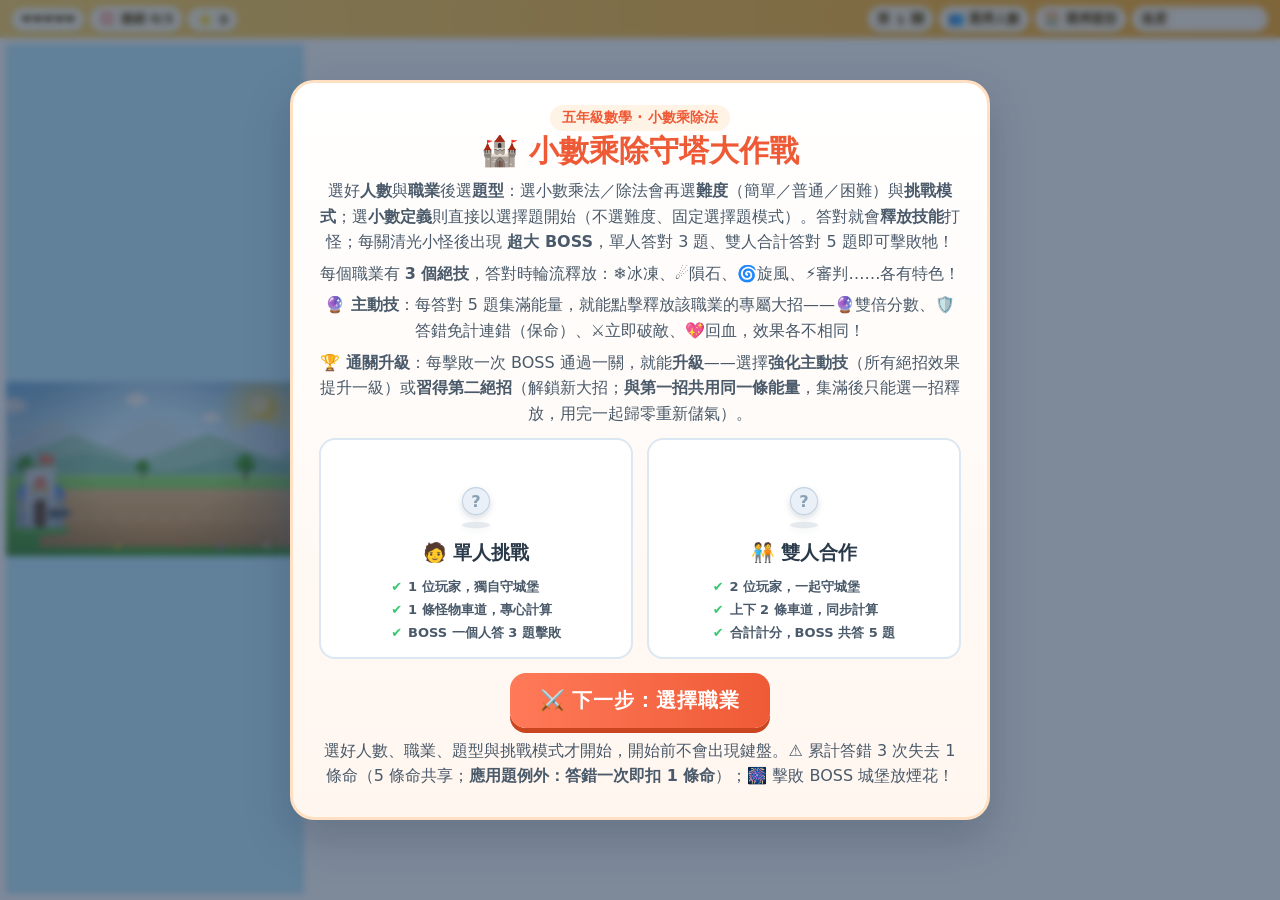
<file: p5math1.html>
<!DOCTYPE html>
<html lang="zh-Hant">
<head>
<meta charset="UTF-8" />
<meta name="viewport" content="width=device-width, initial-scale=1.0, maximum-scale=1.0, user-scalable=no" />
<title>小數乘除守塔大作戰 🏰</title>
<style>
  :root{
    --sky-1:#aee4ff; --sky-2:#e8f8ff; --grass:#7ed957; --grass-d:#5cb83c;
    --path:#d9a066; --path-d:#c08850; --ink:#2b3a4a; --card:#ffffff;
    --accent:#ff7a59; --accent-d:#ef5a36; --good:#37c871; --warn:#ffb02e;
    --shadow:0 10px 24px rgba(40,60,90,.18);
  }
  *{box-sizing:border-box; -webkit-tap-highlight-color:transparent;}
  html,body{margin:0;}
  body{
    font-family:"PingFang TC","Microsoft YaHei","Hiragino Sans TC","Comic Sans MS",system-ui,sans-serif;
    background:linear-gradient(180deg,#cdeeff 0%,#eafaff 60%,#f6fbff 100%);
    color:var(--ink); display:flex;
    min-height:100vh; padding:14px;
  }
  /* margin:auto 讓內容在空間足夠時置中；空間不足（如橫屏矮視窗）時改為貼頂並可捲動，避免內容被裁切消失 */
  .wrap{width:100%; max-width:1120px; margin:auto;}
  .panel{background:var(--card); border-radius:22px; box-shadow:var(--shadow); overflow:hidden;}

  /* HUD */
  .hud{
    display:flex; align-items:center; gap:10px; padding:12px 16px; flex-wrap:wrap;
    background:linear-gradient(90deg,#ffd66b,#ffb02e); color:#5a3b00;
    font-weight:800;
  }
  .hud .pill{
    background:rgba(255,255,255,.85); border-radius:999px; padding:6px 12px;
    display:flex; align-items:center; gap:6px; font-size:15px;
    box-shadow:0 2px 6px rgba(0,0,0,.08);
  }
  .hud .grow{flex:1;}
  .hud .lvbar{height:10px; width:120px; background:rgba(255,255,255,.6); border-radius:999px; overflow:hidden;}
  .hud .lvbar > i{display:block; height:100%; width:0%; background:var(--good); transition:width .3s;}

  .stage{position:relative; background:#bfeaff;}
  canvas{display:block; width:100%; height:auto; touch-action:none;}

  /* answer pad */
  .pad{
    padding:14px 16px 18px; background:#fff; border-top:3px dashed #ffe0a3;
  }
  .question{
    text-align:center; font-size:30px; font-weight:800; color:var(--ink);
    margin:2px 0 12px; min-height:38px;
  }
  .question .eq{color:var(--accent-d);}
  .question .blank{
    display:inline-block; min-width:90px; padding:0 10px; margin-left:6px;
    border-bottom:4px solid var(--accent); color:var(--accent-d);
  }
  .question.idle{color:#9bb1c4; font-size:20px; font-weight:700;}

  .keys{display:grid; grid-template-columns:repeat(3,1fr); gap:10px; max-width:420px; margin:0 auto;}
  .key{
    border:none; border-radius:16px; padding:16px 0; font-size:24px; font-weight:800;
    background:#eef4fb; color:var(--ink); cursor:pointer; box-shadow:0 4px 0 #cdd9e8;
    transition:transform .05s, box-shadow .05s; user-select:none;
  }
  .key:active{transform:translateY(3px); box-shadow:0 1px 0 #cdd9e8;}
  .key.act{background:var(--accent); color:#fff; box-shadow:0 4px 0 var(--accent-d);}
  .key.clear{background:#ffe1d6; color:var(--accent-d); box-shadow:0 4px 0 #f3b8a6;}
  .key.wide{grid-column:span 2;}
  .fire{
    margin:12px auto 0; display:block; width:100%; max-width:420px;
    border:none; border-radius:16px; padding:16px 0; font-size:22px; font-weight:900;
    background:linear-gradient(90deg,#37c871,#1fae5c); color:#fff; cursor:pointer;
    box-shadow:0 5px 0 #168f49; letter-spacing:2px;
  }
  .fire:active{transform:translateY(3px); box-shadow:0 2px 0 #168f49;}

  /* overlay screens */
  .overlay{
    position:fixed; inset:0; z-index:50; display:flex; flex-direction:column;
    align-items:center; justify-content:safe center; text-align:center; gap:14px;
    background:rgba(20,40,70,.55); backdrop-filter:blur(3px); padding:24px;
    overflow:auto;
  }
  .overlay.hidden{display:none;}
  .hidden{display:none;}
  /* 卡片由 safe center 置中；視窗較矮（橫屏）時自動貼頂並可捲動，頂部不會被裁切。
     不使用 margin:auto，避免 flex 居中在內容過高時頂部不可捲動的陷阱。 */
  .card{background:linear-gradient(180deg,#ffffff 0%,#fff6ef 100%); border-radius:24px; padding:22px 26px; max-width:700px; box-shadow:0 18px 44px rgba(40,60,90,.28); border:3px solid #ffe0c2;}
  .card h1{margin:0 0 6px; font-size:30px; color:var(--accent-d);}
  .card h2{margin:0 0 8px; font-size:26px;}
  .card p{margin:6px 0; font-size:16px; line-height:1.6; color:#4a5a6a;}
  .btn{
    margin-top:14px; border:none; border-radius:16px; padding:14px 30px; font-size:20px; font-weight:900;
    background:linear-gradient(90deg,#ff7a59,#ef5a36); color:#fff; cursor:pointer;
    box-shadow:0 5px 0 #c8451f; letter-spacing:1px;
  }
  .btn:active{transform:translateY(3px); box-shadow:0 2px 0 #c8451f;}
  .tag{display:inline-block; background:#fff3e6; color:var(--accent-d); border-radius:999px; padding:4px 12px; font-weight:800; font-size:14px;}
  .float-msg{
    position:absolute; left:50%; top:42%; transform:translate(-50%,-50%) scale(0);
    font-size:40px; font-weight:900; color:#fff; text-shadow:0 3px 0 rgba(0,0,0,.25);
    pointer-events:none; opacity:0;
  }
  .float-msg.show{animation:pop 1s ease forwards;}
  @keyframes pop{
    0%{transform:translate(-50%,-50%) scale(.3); opacity:0;}
    20%{transform:translate(-50%,-50%) scale(1.1); opacity:1;}
    70%{transform:translate(-50%,-60%) scale(1); opacity:1;}
    100%{transform:translate(-50%,-90%) scale(.9); opacity:0;}
  }
  .toast{
    position:absolute; left:50%; top:12px; transform:translateX(-50%);
    background:#fff; color:var(--ink); font-weight:800; padding:8px 16px; border-radius:999px;
    box-shadow:var(--shadow); opacity:0; transition:opacity .3s; pointer-events:none;
  }
  .toast.show{opacity:1;}
  .hint{font-size:13px; color:#8aa0b4; text-align:center; margin-top:8px;}

  /* 雙人橫屏佈局：左玩家1 / 中戰場 / 右玩家2（開始前先隱藏，不出現鍵盤） */
  .arena{display:flex; gap:12px; align-items:stretch;}
  .side{flex:0 0 248px; display:none; flex-direction:column; gap:10px; justify-content:flex-start;}
  .side.playing{display:flex;}
  .side .pcard{border-radius:16px; padding:10px 12px; border:2px solid #cfe6ff; background:#f5fbff;}
  .side.p2 .pcard{border-color:#ffd9c7; background:#fff7f2;}
  .pcard .pname{font-weight:900; font-size:15px; color:#1f7fb8;}
  .side.p2 .pcard .pname{color:#d2542f;}
  .pcard .pstat{font-size:14px; color:#4a5a6a; font-weight:700; margin:3px 0 6px;}
  .pques{font-size:19px; font-weight:800; color:var(--ink); min-height:28px; text-align:center; line-height:1.25;}
  .pques.idle{color:#9bb1c4; font-size:14px; font-weight:700;}
  .pques .eq{color:var(--accent-d);}
  .pques .blank{display:inline-block; min-width:58px; padding:0 8px; border-bottom:4px solid #1f7fb8; color:#1f7fb8;}
  .side.p2 .pcard .pques .blank{border-color:#d2542f; color:#d2542f;}
  .stagewrap{flex:1; min-width:0; position:relative; background:#bfeaff; overflow:hidden;}
  .stagewrap canvas{display:block; width:100%; height:auto; touch-action:none;}
  /* 遊戲開始後不再顯示「數字鍵／選出答案」這類操作提示標題，讓答題區更乾淨 */
  .kp-title{display:none;}
  .side .keys{max-width:none; gap:8px;}
  .side .key{padding:14px 0; font-size:20px;}
  .firep1{background:linear-gradient(90deg,#3aa0ff,#1f7fb8); box-shadow:0 5px 0 #155f8c;}
  .firep1:active{transform:translateY(3px); box-shadow:0 2px 0 #155f8c;}
  .firep2{background:linear-gradient(90deg,#37c871,#1fae5c); box-shadow:0 5px 0 #168f49;}
  .firep2:active{transform:translateY(3px); box-shadow:0 2px 0 #168f49;}
  .side .fire{margin-top:8px; max-width:none;}

  /* 單人模式：唯一的答題區（玩家1）放到右邊 */
  body.single .side.p1{order:2;}

  /* 玩法模式切換：輸入模式 / 選擇題模式 */
  body.mode-input .choice-area{display:none;}
  body.mode-choice .keypad-area{display:none;}
  /* 選擇題：A/B/C/D 垂直排列，選項區域緊湊不撐滿，保留題目空間 */
  body.mode-choice .choice-area{flex:0 0 auto; display:flex; flex-direction:column; min-height:0;}
  /* 選擇題題目區域放大：更大字體＋醒目底框，讓題目一眼看清 */
  body.mode-choice .pques{
    font-size:27px; min-height:56px; padding:14px 10px; margin-bottom:10px;
    line-height:1.32; background:#eef6ff; border:2px solid #cfe6ff; border-radius:14px;
  }
  body.mode-choice .pques .blank{min-width:74px; padding:0 10px; border-bottom-width:5px;}
  .choice-area{margin-top:2px;}
  .choices{display:grid; grid-template-columns:1fr; gap:7px;}
  .choice{
    border:none; border-radius:12px; padding:9px 6px; font-size:18px; font-weight:900;
    background:#eef4fb; color:var(--ink); cursor:pointer; box-shadow:0 4px 0 #cdd9e8;
    display:flex; align-items:center; justify-content:center; gap:10px; user-select:none;
    min-height:42px;
  }
  .choice:active{transform:translateY(3px); box-shadow:0 1px 0 #cdd9e8;}
  /* 選擇題按鈕：左右縮短並置中，不撐滿整個答題區寬度 */
  .choice{justify-self:center; width:86%;}
  .choice .lab{background:#1f7fb8; color:#fff; border-radius:8px; padding:3px 10px; font-size:16px;}
  .side.p2 .choice .lab{background:#d2542f;}

  /* 主動技：能量條（集滿 5 點解鎖）與釋放按鈕 */
  .ult{margin:6px 0 2px;}
  .ult-bar{height:11px; background:#eef4fb; border-radius:999px; overflow:hidden; border:1px solid #dbe7f2;}
  .ult-bar > i{display:block; height:100%; width:0%; background:linear-gradient(90deg,#ffd24d,#ff7a59); transition:width .25s;}
  .ult-bar.full > i{background:linear-gradient(90deg,#37c871,#1fae5c);}
  .ult-btn{
    margin-top:7px; width:100%; border:none; border-radius:12px; padding:10px 6px; font-size:14px; font-weight:900;
    background:#eef4fb; color:#8aa0b4; cursor:pointer; box-shadow:0 3px 0 #cdd9e8; font-family:inherit; letter-spacing:.5px;
  }
  .ult-btn.ready{background:linear-gradient(90deg,#ffd24d,#ff7a59); color:#fff; box-shadow:0 3px 0 #c8701f; animation:pulse 1s ease-in-out infinite;}
  .ult-btn:disabled{cursor:not-allowed; opacity:.85;}
  /* 所有絕招共用一條能量：兩顆按鈕並排 */
  .ult-btns{display:flex; gap:6px;}
  .ult-btns .ult-btn{flex:1 1 0; min-width:0; font-size:13px; padding:9px 4px; letter-spacing:0;}
  .ult-note{font-size:10px; font-weight:800; color:#8aa0b4; margin-top:4px; text-align:left; padding:0 3px; letter-spacing:.3px;}
  .side.p2 .ult-note{color:#9a6a4a;}
  .ult-desc{font-size:10.5px; font-weight:700; color:#7a8aa0; line-height:1.4; margin-top:5px; text-align:left; padding:0 3px;}
  .side.p2 .ult-desc{color:#9a6a4a;}
  /* 升級選擇面板 */
  .ups{display:flex; gap:14px; flex-wrap:wrap; justify-content:center; margin:6px 0;}
  .up-col{flex:1 1 220px; max-width:340px; background:#f7faff; border:2px solid #e2ebf5; border-radius:16px; padding:12px 14px 14px; text-align:left;}
  .up-name{font-weight:900; font-size:16px; color:#2b3a4a; margin-bottom:8px;}
  .up-opt{display:block; width:100%; border:2px solid #dbe7f2; background:#fff; border-radius:12px; padding:10px 12px; margin:7px 0; cursor:pointer; font-family:inherit; text-align:left;
    font-size:15px; font-weight:800; color:#2b3a4a; transition:transform .06s, border-color .12s, background .12s;}
  .up-opt small{display:block; font-weight:700; font-size:12px; color:#7a8aa0; margin-top:3px; line-height:1.45;}
  .up-opt:active{transform:translateY(2px);}
  .up-opt.sel{border-color:#7b5cff; background:#f0ebff; box-shadow:0 0 0 3px rgba(123,92,255,.18);}
  .up-opt.disabled{opacity:.5; cursor:not-allowed; text-decoration:line-through;}
  @media (max-width:560px){ .ups{flex-direction:column;} }
  .side.p2 .ult-btn.ready{background:linear-gradient(90deg,#f6b76b,#d2542f); box-shadow:0 3px 0 #a83f1f;}
  @keyframes pulse{0%,100%{transform:scale(1);}50%{transform:scale(1.04);}}
  .choice .val{min-width:42px; text-align:center;}
  .choice.wrong{background:#ffd6d6; box-shadow:0 4px 0 #e7a0a0;}
  .choice.correct{background:#c7f3d4; box-shadow:0 4px 0 #8fd6a6;}
  /* 應用題選項：放大按鈕框（字級維持不變），方便後進生一眼判斷 */
  body.topic-word .choices{ grid-template-columns:1fr 1fr; max-width:520px; margin:0 auto; gap:10px; }
  body.topic-word .choice{ width:100%; font-size:17px; min-height:62px; padding:14px 10px; }
  body.topic-word .choice .val{ font-weight:900; font-size:22px; }
  /* 兩步運算題的選項是「列式」，改成上下各一大格，字級一樣不縮小 */
  body.topic-word .choices.expr{ grid-template-columns:1fr; max-width:100%; }
  body.topic-word .choices.expr .choice{ min-height:66px; }
  .mode-btn{margin-top:10px;}
  /* 題型選擇卡（第三屏）：小數乘法 / 小數除法 */
  .topic-row{display:flex; gap:14px; margin:12px 0 4px;}
  .topic-card{flex:1; border:2px solid #dbe7f2; background:#fff; border-radius:16px; padding:16px 10px 12px; cursor:pointer;
    font-family:inherit; display:flex; flex-direction:column; align-items:center; gap:8px; position:relative;
    transition:transform .06s, border-color .12s, background .12s;}
  .topic-card:active{transform:translateY(2px);}
  .topic-card.sel{border-color:#ff7a59; background:#fff3e6; box-shadow:0 0 0 3px rgba(255,122,89,.18);}
  .topic-card.sel .mode-badge{display:block;}
  .topic-emoji{font-size:38px; line-height:1;}
  .topic-name{font-weight:900; font-size:19px; color:#2b3a4a;}
  .topic-card.sel .topic-name{color:var(--accent-d);}
  .topic-row .mode-desc{width:100%;}
  /* 挑戰模式（第四屏）：鍵盤輸入 / 選擇題 */
  .play-btns{display:grid; grid-template-columns:1fr 1fr; gap:12px; margin-top:12px;}
  .play-btns .mode-btn{margin-top:0;}
  .play-btns .mode-btn small{display:block; font-weight:700; font-size:12.5px; opacity:.92; margin-top:4px; letter-spacing:0;}
  /* 尚未完成選擇時的提示（各步驟不預設，必須選一個） */
  .pick-warn{font-weight:900; color:var(--accent-d); font-size:14px; margin:8px 0 0;}
  @media (max-width:560px){ .topic-row{flex-direction:column;} .play-btns{grid-template-columns:1fr;} }

  /* 開始畫面：職業選擇 */
  .picks{display:flex; flex-direction:column; gap:10px; margin:10px 0 2px; text-align:left;}
  .pick-row{display:flex; align-items:center; gap:10px;}
  .pick-chip{flex:0 0 58px; font-weight:900; font-size:14px; text-align:center; border-radius:10px; padding:9px 0; color:#fff; letter-spacing:1px;}
  .chip-p1{background:linear-gradient(180deg,#3aa0ff,#1f7fb8); box-shadow:0 3px 0 #155f8c;}
  .chip-p2{background:linear-gradient(180deg,#ff9a6b,#d2542f); box-shadow:0 3px 0 #a83f1f;}
  .class-grid{flex:1; display:grid; grid-template-columns:repeat(4,1fr); gap:8px;}
  .class-card{border:2px solid #dbe7f2; background:#fff; border-radius:12px; padding:8px 5px; cursor:pointer;
    font-family:inherit; transition:transform .06s, border-color .12s, background .12s;}
  .class-card:active{transform:translateY(2px);}
  .class-card.sel{border-color:#ff7a59; background:#fff3e6; box-shadow:0 0 0 3px rgba(255,122,89,.18);}
  .class-card .cc-head{display:flex; align-items:center; justify-content:center; gap:5px; font-weight:900; font-size:15px; color:#2b3a4a;}
  .class-card .cc-icon{font-size:19px;}
  .class-card .cc-hero{font-size:11px; font-weight:800; color:#fff; background:#ff7a59; border-radius:999px; padding:1px 8px; margin-left:3px;}
  .class-card.sel .cc-hero{background:#ef5a36;}
  .class-card .cc-skills{margin-top:5px; font-size:10.5px; color:#7a8aa0; line-height:1.5; font-weight:700;
    display:flex; flex-wrap:wrap; gap:1px 6px; justify-content:center;}
  .class-card.sel .cc-skills{color:#c2571f;}
  /* 職業人物公仔（選擇職業時顯示） */
  .cc-fig{height:106px; display:flex; align-items:flex-end; justify-content:center; margin-bottom:3px;}
  .cc-fig svg{width:86px; height:104px; display:block; animation:figbob 1.7s ease-in-out infinite; filter:drop-shadow(0 4px 4px rgba(20,40,70,.16));}
  .class-card.sel .cc-fig svg{animation-duration:1.05s;}
  /* 職業卡片上的主動技能（主動技＋第二招，放在一起；預設收起，點名稱展開介紹、再點收回；
     卡片上不顯示「第二招」文字，第二招只顯示圖標＋名稱） */
  .class-card .cc-acts{margin-top:6px; background:#f5edfb; border:1px solid #e4d4f6; border-radius:9px; padding:4px 6px; text-align:left;}
  .class-card .cc-act{font-size:10.5px; line-height:1.45; font-weight:700; color:#6f3aa6; padding:4px 1px; cursor:pointer;}
  .class-card .cc-act + .cc-act{border-top:1px solid #e9dcf7;}
  .class-card .cc-ult-tag{display:inline-block; background:#7a3fb0; color:#fff; border-radius:6px;
    padding:1px 6px; font-size:9px; font-weight:800; margin-right:4px; vertical-align:1px;}
  .class-card .cc-act .ue{font-weight:900; color:#4f2580;}
  .class-card .cc-ult-arrow{float:right; font-style:normal; color:#7a3fb0; transition:transform .18s; padding-left:4px;}
  .class-card .cc-act.open .cc-ult-arrow{transform:rotate(180deg);}
  .class-card .cc-ult-desc{display:none; margin-top:4px; font-weight:600; color:#4f2580; line-height:1.5; font-size:10px;
    border-top:1px dashed #d9c4f0; padding-top:4px;}
  .class-card .cc-act.open .cc-ult-desc{display:block;}
  .pick-chip{font-weight:900; color:#2b3a4a; background:#eef4fb; border-radius:999px; padding:4px 12px; font-size:14px;}
  .pick-chip.chip-p2{background:#fdeede;}
  .pick-chip.set{background:#fff3e6; border:1px solid #ff7a59; color:#c2571f;}
  @keyframes figbob{0%,100%{transform:translateY(0) scale(1);}50%{transform:translateY(-4px) scale(1.03);}}
  /* 模式選擇：單人挑戰 / 雙人合作（開場第一屏） */
  .mode-row{display:flex; gap:14px; margin:12px 0 4px;}
  .mode-card{flex:1; border:2px solid #dbe7f2; background:#fff; border-radius:16px; padding:16px 10px 12px; cursor:pointer;
    font-family:inherit; display:flex; flex-direction:column; align-items:center; gap:8px; position:relative;
    transition:transform .06s, border-color .12s, background .12s;}
  .mode-card:active{transform:translateY(2px);}
  .mode-card.sel{border-color:#ff7a59; background:#fff3e6; box-shadow:0 0 0 3px rgba(255,122,89,.18);}
  .mode-badge{position:absolute; top:-11px; right:10px; background:#ff7a59; color:#fff; font-size:12px; font-weight:900;
    border-radius:999px; padding:3px 10px; box-shadow:0 2px 6px rgba(0,0,0,.15); display:none; letter-spacing:1px;}
  .mode-card.sel .mode-badge{display:block;}
  .mode-fig{display:flex; gap:2px; align-items:flex-end; height:76px;}
  .mode-fig svg{width:54px; height:66px; display:block; animation:figbob 1.7s ease-in-out infinite; filter:drop-shadow(0 3px 3px rgba(20,40,70,.16));}
  .mode-fig svg:nth-child(2){animation-delay:.45s;}
  .mode-name{font-weight:900; font-size:19px; color:#2b3a4a;}
  .mode-desc{margin:2px 0 0; padding:0; list-style:none; font-size:13px; color:#4a5a6a; font-weight:700; line-height:1.75; text-align:left;}
  .mode-desc li::before{content:'✔'; color:#37c871; margin-right:6px; font-weight:900;}
  .picks.single .p2row{display:none;}
  .class-btns{margin-top:12px;}
  .btn.ghost{background:linear-gradient(90deg,#dfe9f3,#c9d8e6); color:#2b3a4a; box-shadow:0 5px 0 #a9bccc; padding:12px 22px; font-size:16px;}
  .btn.ghost:active{transform:translateY(3px); box-shadow:0 2px 0 #a9bccc;}

  /* 玩家卡片：職業技能輪替顯示 */
  .pskills{display:flex; gap:5px; flex-wrap:wrap; margin:4px 0 6px;}
  .pskills .sk{font-size:11px; font-weight:800; color:#8aa0b4; background:#eef4fb; border-radius:999px; padding:2px 8px;}
  .pskills .sk.next{color:#fff; background:#ff7a59;}
  .side.p2 .pskills .sk.next{background:#d2542f;}

  @media (max-width:560px){ .class-grid{grid-template-columns:repeat(2,1fr);} }

  /* 僅在「窄且直屏」時才上下堆疊；橫屏交給 orientation:landscape 規則處理，避免兩個查詢同時命中互相打架 */
  @media (max-width:860px) and (orientation:portrait){ .arena{flex-direction:column;} .side{flex:1 1 auto;} }

  /* 橫屏（高度較矮）：整頁佔滿視窗高度、不捲動。HUD 固定在上並單行排列，arena 填滿剩餘高度並左右並列
     （戰場居中、答題區在兩側）。戰場 canvas 用 object-fit:contain 永遠完整等比塞入並置中，兩側面板過高時各自內部捲動，
     這樣無論直轉橫或橫轉直，遊戲畫面（含 canvas）都一定完整出現在螢幕內、不會被擠偏或只露局部。 */
  @media (orientation:landscape){
    html,body{ height:100%; overflow:hidden; }
    /* 覆蓋全站 body 的 flex 置中，改為一般區塊流，讓 .wrap 直接佔滿視窗高度 */
    body{ display:block; min-height:0; padding:0; }
    .wrap{ height:100%; max-width:none; margin:0; display:flex; flex-direction:column; }
    .panel{ flex:1; min-height:0; border-radius:0; display:flex; flex-direction:column; }
    /* HUD 單行、必要時橫向捲動，避免換行吃掉寶貴的直向空間 */
    .hud{ flex:0 0 auto; padding:6px 12px; gap:6px; flex-wrap:nowrap; overflow-x:auto; }
    .hud .pill{ font-size:13px; padding:4px 9px; flex:0 0 auto; }
    .hud .grow{ flex:1 1 auto; }
    .hud .lvbar{ width:84px; }
    /* 橫屏雙人：用 CSS Grid 三欄（左玩家1／中戰場／右玩家2）。
       左右兩側各 minmax(140px,1fr) 保底寬度，中間 minmax(0,2.2fr) 優先佔空間；
       無論螢幕多窄，p2 一定佔據右側至少 140px，永遠不會被擠出視窗或塌成 0 寬 */
    .arena{
      flex:1 1 auto; min-height:0; display:grid; gap:8px; padding:6px; align-items:stretch;
      grid-template-columns: minmax(140px, 1fr) minmax(0, 2.2fr) minmax(140px, 1fr);
    }
    .side{ display:none; min-width:0; }
    .side.playing{ display:flex; flex-direction:column; overflow:auto; min-height:0; }
    /* 單人：收成兩欄（戰場在左、玩家1在右） */
    body.single .arena{ grid-template-columns: minmax(0, 2.2fr) minmax(140px, 1fr); }
    body.single .side.p1{ order:2; }
    /* 戰場舞台：canvas 用 object-fit:contain 永遠完整等比塞入並置中，不會被擠偏或只露局部 */
    .stagewrap{ position:relative; background:#bfeaff; overflow:hidden; min-width:0; min-height:0; }
    .stagewrap canvas{ display:block; width:100%; height:100%; object-fit:contain; touch-action:none; }
    /* 橫屏高度有限：壓縮答題面板內容，讓整塊（含題目與 A/B/C/D）不捲動就完整看見 */
    .pcard{ padding:5px 8px; }
    .pstat{ margin:2px 0 4px; font-size:13px; }
    .pskills{ margin:2px 0 4px; }
    .pques{ font-size:15px; min-height:20px; }
    .side .key{ padding:6px 0; font-size:15px; }
    .side .keys{ gap:4px; }
    .side .fire{ margin-top:5px; padding:7px 0; font-size:14px; }
    body.mode-choice .pques{ font-size:18px; min-height:32px; padding:5px; margin-bottom:4px; }
    body.mode-choice .choice{ padding:5px 6px; font-size:15px; min-height:30px; }
    /* 橫屏時應用題的選項框同樣要夠大（字級不變），否則會被上面的壓縮規則縮小 */
    body.topic-word .choice{ min-height:58px; padding:10px 8px; font-size:17px; }
    body.topic-word .choice .val{ font-size:22px; }
    body.topic-word .choices.expr .choice{ min-height:62px; }
  }
</style>
</head>
<body>
<div class="wrap">
  <div class="panel">
    <div class="hud">
      <div class="pill" id="lives">❤️❤️❤️❤️❤️</div>
      <div class="pill" id="strikePill">💢 連錯 0/3</div>
      <div class="pill">⭐ <span id="score">0</span></div>
      <div class="grow"></div>
      <div class="pill">第 <span id="level">1</span> 關</div>
      <div class="pill" id="modePill">🧑‍🤝‍🧑 雙人合作</div>
      <div class="pill" id="topicPill">🧮 選擇題型</div>
      <div class="pill" style="gap:8px;">進度 <span class="lvbar"><i id="lvbar"></i></span></div>
    </div>

    <div class="arena">
      <!-- 玩家1 控制面板（雙人模式在左；單人模式時移到右邊） -->
      <div class="side p1">
        <div class="pcard">
          <div class="pname" id="p1name">🧙 魔法師 艾倫</div>
          <div class="pstat">連擊 <span id="p1combo">0</span></div>
          <div class="pskills" id="p1skills"></div>
          <div class="pques idle" id="p1ques">等待你的怪物…</div>
          <div class="ults" id="p1ults"></div>
        </div>
        <div class="keypad-area">
          <div class="kp-title" id="p1kpt">🧙 數字鍵（點擊/鍵盤）</div>
          <div class="keys">
            <button class="key" data-player="p1" data-k="7">7</button>
            <button class="key" data-player="p1" data-k="8">8</button>
            <button class="key" data-player="p1" data-k="9">9</button>
            <button class="key" data-player="p1" data-k="4">4</button>
            <button class="key" data-player="p1" data-k="5">5</button>
            <button class="key" data-player="p1" data-k="6">6</button>
            <button class="key" data-player="p1" data-k="1">1</button>
            <button class="key" data-player="p1" data-k="2">2</button>
            <button class="key" data-player="p1" data-k="3">3</button>
            <button class="key" data-player="p1" data-k="0">0</button>
            <button class="key" data-player="p1" data-k=".">.</button>
            <button class="key clear" data-player="p1" data-k="C">清除</button>
          </div>
          <button class="fire firep1" data-player="p1">✨ 攻擊！</button>
        </div>
        <div class="choice-area">
          <div class="kp-title" id="p1ct">🧙 選出答案（點一下）</div>
          <div class="choices">
            <button class="choice" data-player="p1" data-idx="0"><span class="lab">A</span><span class="val">?</span></button>
            <button class="choice" data-player="p1" data-idx="1"><span class="lab">B</span><span class="val">?</span></button>
            <button class="choice" data-player="p1" data-idx="2"><span class="lab">C</span><span class="val">?</span></button>
            <button class="choice" data-player="p1" data-idx="3"><span class="lab">D</span><span class="val">?</span></button>
          </div>
        </div>
      </div>

      <!-- 戰場（中） -->
      <div class="stagewrap">
        <canvas id="game" width="960" height="560"></canvas>
        <div class="toast" id="toast"></div>
        <div class="float-msg" id="floatMsg"></div>

        <!-- start screen -->
        <div class="overlay" id="startScreen">
          <!-- 模式選擇：單人挑戰 / 雙人合作（開場第一屏） -->
          <div class="card" id="modeScreen">
            <div class="tag">五年級數學 · 小數乘除法</div>
            <h1>🏰 小數乘除守塔大作戰</h1>
            <p>選好<b>人數</b>與<b>職業</b>後選<b>題型</b>：選小數乘法／除法會再選<b>難度</b>（簡單／普通／困難）與<b>挑戰模式</b>；選<b>小數定義</b>則直接以選擇題開始（不選難度、固定選擇題模式）。答對就會<b>釋放技能</b>打怪；每關清光小怪後出現 <b>超大 BOSS</b>，單人答對 3 題、雙人合計答對 5 題即可擊敗牠！</p>
            <p>每個職業有 <b>3 個絕技</b>，答對時輪流釋放：❄️冰凍、☄️隕石、🌀旋風、⚡審判……各有特色！</p>
            <p><b>🔮 主動技</b>：每答對 5 題集滿能量，就能點擊釋放該職業的專屬大招——🔮雙倍分數、🛡️答錯免計連錯（保命）、⚔️立即破敵、💖回血，效果各不相同！</p>
            <p><b>🏆 通關升級</b>：每擊敗一次 BOSS 通過一關，就能<b>升級</b>——選擇<b>強化主動技</b>（所有絕招效果提升一級）或<b>習得第二絕招</b>（解鎖新大招；<b>與第一招共用同一條能量</b>，集滿後只能選一招釋放，用完一起歸零重新儲氣）。</p>
            <div class="mode-row" id="modeRow">
              <button type="button" class="mode-card" data-count="1">
                <span class="mode-badge">已選擇</span>
                <span class="mode-fig" id="modeFig1"></span>
                <span class="mode-name">🧑 單人挑戰</span>
                <ul class="mode-desc">
                  <li>1 位玩家，獨自守城堡</li>
                  <li>1 條怪物車道，專心計算</li>
                  <li>BOSS 一個人答 3 題擊敗</li>
                </ul>
              </button>
              <button type="button" class="mode-card" data-count="2">
                <span class="mode-badge">已選擇</span>
                <span class="mode-fig" id="modeFig2"></span>
                <span class="mode-name">🧑‍🤝‍🧑 雙人合作</span>
                <ul class="mode-desc">
                  <li>2 位玩家，一起守城堡</li>
                  <li>上下 2 條車道，同步計算</li>
                  <li>合計計分，BOSS 共答 5 題</li>
                </ul>
              </button>
            </div>
            <p class="pick-warn hidden" id="modeWarn">⚠️ 請先選擇「單人挑戰」或「雙人合作」！</p>
            <button class="btn mode-btn" id="toClassBtn" type="button">⚔️ 下一步：選擇職業</button>
            <p class="hint" style="margin-top:10px;">選好人數、職業、題型與挑戰模式才開始，開始前不會出現鍵盤。⚠️ 累計答錯 3 次失去 1 條命（5 條命共享；<b>應用題例外：答錯一次即扣 1 條命</b>）；🎆 擊敗 BOSS 城堡放煙花！</p>
          </div>

          <!-- 職業選擇（第二屏） -->
          <div class="card hidden" id="classScreen">
            <div class="tag mode-tag">👥 請先選擇人數</div>
            <h2>⚔️ 選擇職業</h2>
            <p>每位玩家選一個職業，卡片上有<b>專屬人物公仔</b>；答對時會輪流釋放該職業的 <b>3 個絕技</b>。選完職業，再挑<b>題型</b>開打！</p>
            <div class="picks" id="picks">
              <div class="pick-row">
                <span class="pick-chip chip-p1">玩家1</span>
                <div class="class-grid" id="p1grid"></div>
              </div>
              <div class="pick-row p2row">
                <span class="pick-chip chip-p2">玩家2</span>
                <div class="class-grid" id="p2grid"></div>
              </div>
            </div>
            <p class="pick-warn hidden" id="classWarn">⚠️ 請先為每位玩家選擇職業！</p>
            <button class="btn mode-btn" id="toTopicBtn" type="button">🧮 下一步：選擇題型</button>
            <div class="class-btns">
              <button class="btn ghost" id="backModeBtn" type="button">← 返回重新選擇模式</button>
            </div>
          </div>

          <!-- 題型選擇（第三屏） -->
          <div class="card hidden" id="topicScreen">
            <div class="tag mode-tag">👥 請先選擇人數</div>
            <h2>🧮 選擇題型</h2>
            <p>這次要練習哪一種計算？選「小數乘法／小數除法」會接著選難度與挑戰模式；選「小數定義」或「應用題」則直接以選擇題開始（不選難度、固定選擇題模式）。</p>
            <div class="topic-row" id="topicRow">
              <button type="button" class="topic-card" data-topic="mul">
                <span class="mode-badge">已選擇</span>
                <span class="topic-emoji">✖️</span>
                <span class="topic-name">小數乘法</span>
                <ul class="mode-desc">
                  <li>小數 × 小數的練習</li>
                  <li>由淺入深 3 個難度</li>
                  <li>例如 2.4 × 1.5</li>
                </ul>
              </button>
              <button type="button" class="topic-card" data-topic="div">
                <span class="mode-badge">已選擇</span>
                <span class="topic-emoji">➗</span>
                <span class="topic-name">小數除法</span>
                <ul class="mode-desc">
                  <li>小數 ÷ 小數的練習</li>
                  <li>由淺入深 3 個難度</li>
                  <li>例如 14.8 ÷ 4</li>
                </ul>
              </button>
              <button type="button" class="topic-card" data-topic="def">
                <span class="mode-badge">已選擇</span>
                <span class="topic-emoji">📘</span>
                <span class="topic-name">小數定義</span>
                <ul class="mode-desc">
                  <li>小數 ×、÷ 的概念與規則</li>
                  <li>選擇題形式直接開始</li>
                  <li>不選難度</li>
                </ul>
              </button>
              <button type="button" class="topic-card" data-topic="word">
                <span class="mode-badge">已選擇</span>
                <span class="topic-emoji">📗</span>
                <span class="topic-name">應用題</span>
                <ul class="mode-desc">
                  <li>第 1–2 關：判斷乘法或除法</li>
                  <li>第 3 關起：加入兩步運算</li>
                  <li>第 5 關起：考運算順序</li>
                </ul>
              </button>
            </div>
            <p class="pick-warn hidden" id="topicWarn">⚠️ 請先選擇「小數乘法」或「小數除法」！</p>
            <button class="btn mode-btn" id="toDiffBtn" type="button">🎚️ 下一步：選擇難度</button>
            <div class="class-btns">
              <button class="btn ghost" id="backClassBtn" type="button">← 返回重新選擇職業</button>
            </div>
          </div>

          <!-- 難度選擇（第四屏，題型之後） -->
          <div class="card hidden" id="diffScreen">
            <div class="tag mode-tag">👥 請先選擇人數</div>
            <h2>🎚️ 選擇難度</h2>
            <p>題目會依你選的難度調整：簡單打基礎、普通標準進度、困難挑戰高年級題型。</p>
            <div class="topic-row" id="diffRow">
              <button type="button" class="topic-card" data-diff="easy">
                <span class="mode-badge">已選擇</span>
                <span class="topic-emoji">🌱</span>
                <span class="topic-name">簡單</span>
                <ul class="mode-desc">
                  <li>乘法：固定 1 位 × 整數</li>
                  <li>除法：1 位 ÷ 整數</li>
                  <li>適合打基礎</li>
                </ul>
              </button>
              <button type="button" class="topic-card" data-diff="normal">
                <span class="mode-badge">已選擇</span>
                <span class="topic-emoji">⚖️</span>
                <span class="topic-name">普通</span>
                <ul class="mode-desc">
                  <li>乘法：含 1 位 × 1 位</li>
                  <li>除法：1 位 ÷ 整數</li>
                  <li>標準進度</li>
                </ul>
              </button>
              <button type="button" class="topic-card" data-diff="hard">
                <span class="mode-badge">已選擇</span>
                <span class="topic-emoji">🔥</span>
                <span class="topic-name">困難</span>
                <ul class="mode-desc">
                  <li>乘法：含 2 位 × 整數</li>
                  <li>除法：含 2 位 ÷ 整數</li>
                  <li>高年級挑戰</li>
                </ul>
              </button>
            </div>
            <p class="pick-warn hidden" id="diffWarn">⚠️ 請先選擇一個難度！</p>
            <button class="btn mode-btn" id="toPlayBtn" type="button">🎯 下一步：選擇挑戰模式</button>
            <div class="class-btns">
              <button class="btn ghost" id="backTopicBtn" type="button">← 返回重新選擇題型</button>
            </div>
          </div>

          <!-- 挑戰模式選擇（第四屏） -->
          <div class="card hidden" id="playScreen">
            <div class="tag mode-tag">👥 請先選擇人數</div>
            <h2>🎮 選擇挑戰模式</h2>
            <p id="playSummary"></p>
            <div class="play-btns">
              <button class="btn mode-btn" id="playInputBtn" type="button" style="background:linear-gradient(90deg,#3aa0ff,#1f7fb8);box-shadow:0 5px 0 #155f8c;">⌨️ 鍵盤輸入<small>點數字鍵輸入答案</small></button>
              <button class="btn mode-btn" id="playChoiceBtn" type="button" style="background:linear-gradient(90deg,#37c871,#1fae5c);box-shadow:0 5px 0 #168f49;">🎯 選擇題<small>從選項中點出答案</small></button>
            </div>
            <div class="class-btns">
              <button class="btn ghost" id="backDiffBtn" type="button">← 返回重新選擇難度</button>
            </div>
          </div>
        </div>

        <!-- game over -->
        <div class="overlay hidden" id="overScreen">
          <div class="card">
            <h2 id="overTitle">城堡守住了！</h2>
            <p><span id="scoreWord">合計得分</span>：<b id="finalScore">0</b> 分</p>
            <p>到達第 <b id="finalLevel">1</b> 關</p>
          <button class="btn" id="againBtn">再玩一次 🔄</button>
          <button class="btn" id="changeModeBtn" style="background:linear-gradient(90deg,#ffb02e,#ef8b1f);box-shadow:0 5px 0 #c8701f;">🔁 換一種玩法</button>
          </div>
        </div>

      <!-- 升級選擇面板（通關後暫停遊戲，讓玩家選擇強化） -->
      <div class="overlay hidden" id="upgradeScreen">
        <div class="card">
          <div class="tag">🏆 通關升級！</div>
          <h2 id="upTitle">🎉 第 1 关通过！选择你的强化</h2>
          <p class="hint" style="margin:2px 0 10px;">每位英雄二选一：<b>⬆️ 強化主動技</b> 或 <b>✨ 習得第二絕招</b>（解鎖新招；兩招<b>共用同一條能量</b>，集滿只能選一招釋放）。</p>
          <div class="ups" id="upgrades"></div>
          <button class="btn" id="upgradeDoneBtn" style="background:linear-gradient(90deg,#7b5cff,#5a3fd6);box-shadow:0 5px 0 #432fae;margin-top:12px;">▶ 繼續下一關</button>
        </div>
      </div>
    </div>
    <!-- 玩家2 控制面板（右）：移到 arena 直接子層，與 battlefield 並排，雙人模式才會顯示 -->
    <div class="side p2">
      <div class="pcard">
        <div class="pname" id="p2name">🏹 弓箭手 蕾雅</div>
        <div class="pstat">連擊 <span id="p2combo">0</span></div>
        <div class="pskills" id="p2skills"></div>
        <div class="pques idle" id="p2ques">等待你的怪物…</div>
        <div class="ults" id="p2ults"></div>
      </div>
      <div class="keypad-area">
        <div class="kp-title" id="p2kpt">🏹 數字鍵（點擊/鍵盤）</div>
        <div class="keys">
          <button class="key" data-player="p2" data-k="7">7</button>
          <button class="key" data-player="p2" data-k="8">8</button>
          <button class="key" data-player="p2" data-k="9">9</button>
          <button class="key" data-player="p2" data-k="4">4</button>
          <button class="key" data-player="p2" data-k="5">5</button>
          <button class="key" data-player="p2" data-k="6">6</button>
          <button class="key" data-player="p2" data-k="1">1</button>
          <button class="key" data-player="p2" data-k="2">2</button>
          <button class="key" data-player="p2" data-k="3">3</button>
          <button class="key" data-player="p2" data-k="0">0</button>
          <button class="key" data-player="p2" data-k=".">.</button>
          <button class="key clear" data-player="p2" data-k="C">清除</button>
        </div>
        <button class="fire firep2" data-player="p2">🏹 攻擊！</button>
      </div>
      <div class="choice-area">
        <div class="kp-title" id="p2ct">🏹 選出答案（點一下）</div>
        <div class="choices">
          <button class="choice" data-player="p2" data-idx="0"><span class="lab">A</span><span class="val">?</span></button>
          <button class="choice" data-player="p2" data-idx="1"><span class="lab">B</span><span class="val">?</span></button>
          <button class="choice" data-player="p2" data-idx="2"><span class="lab">C</span><span class="val">?</span></button>
          <button class="choice" data-player="p2" data-idx="3"><span class="lab">D</span><span class="val">?</span></button>
        </div>
      </div>
    </div>
  </div>
</div>

<script>
(function(){
  "use strict";
  const cv = document.getElementById('game');
  const ctx = cv.getContext('2d');
  const W = 960, H = 560;
  // HiDPI
  const dpr = Math.min(window.devicePixelRatio||1, 2);
  cv.width = W*dpr; cv.height = H*dpr;
  cv.style.aspectRatio = W+'/'+H;
  ctx.scale(dpr,dpr);

  const GROUND_Y = 300;       // 地平線（草與天交界）
  const PATH_Y = 437;         // 道路中心（覆蓋上下兩條車道）
  const PATH_H = 186;         // 加寬以容納兩條車道與 BOSS
  const LANE1_Y = 388;        // 玩家1（魔法師）車道 · 上排
  const LANE2_Y = 486;        // 玩家2（弓箭手）車道 · 下排
  const TOWER_X = 110;
  const HERO_X = 186;         // 魔法師
  const ARCHER_X = 256;       // 弓箭手
  const CASTLE_BASE = 470;    // 城堡與角色腳下
  const SPAWN_X = W - 40;
  const REACH_X = TOWER_X + 66;
  const BOSS_R = 64;          // BOSS 半徑（更大隻）
  const BOSS_Y = 437;         // BOSS 專用車道（畫面中央，兩人共同目標）

  const livesEl = document.getElementById('lives');
  const strikeEl = document.getElementById('strikePill');
  const scoreEl = document.getElementById('score');
  const levelEl = document.getElementById('level');
  const lvbarEl = document.getElementById('lvbar');
  const startScreen = document.getElementById('startScreen');
  const modeScreen = document.getElementById('modeScreen');
  const classScreen = document.getElementById('classScreen');
  const topicScreen = document.getElementById('topicScreen');
  const diffScreen = document.getElementById('diffScreen');
  const playScreen = document.getElementById('playScreen');
  const overScreen = document.getElementById('overScreen');
  const againBtn = document.getElementById('againBtn');
  const toastEl = document.getElementById('toast');
  const floatMsg = document.getElementById('floatMsg');

  // 怪物種類與代表色（用於爆炸粒子）
  const MONSTER_TYPES = ['slime','ghost','imp','pumpkin','cyclops'];
  const MONSTER_COLOR = {
    slime:'#5cb83c', ghost:'#cfe0f5', imp:'#8a4dff',
    pumpkin:'#ef7a1f', cyclops:'#2b9fe0'
  };
  const PRAISE = ['好棒！','太厲害了！','答對了！','Bingo！','完美！','你真行！'];

  // ---- 職業系統：4 個職業，每個 2 個被動攻擊（答對時輪流釋放）＋ 1 招主動技 ----
  // 主動技需集滿 5 點（答對 5 題）才能點擊釋放，每職業效果不同：
  //   mage    → 智慧祝福 double   ：下一題答對分數 ×2
  //   archer  → 守護之盾 nopenalty：下一次答錯不計入連錯（守住 1 條命）
  //   warrior → 破陣斬   strike   ：立即對當前目標造成 1 點傷害（小怪秒殺 / BOSS 扣 1 題）
  //   priest  → 神聖治癒 heal      ：恢復 1 條生命（已滿則轉 +20 分）
  // 第二招（通關升級後可習得）：
  //   mage    → 烈焰風暴 firestorm：清掉場上所有小怪
  //   archer  → 鷹眼祝福 eagle     ：下一題答對分數 ×3
  //   warrior → 連環斬   combo    ：對當前目標連續猛劈（小怪直接擊敗、BOSS 多掉 1 題）
  //   priest  → 寵物召喚 pet       ：召喚小寵物衝向小怪，直接擊敗牠（升級後一次多隻）
  //   monk    → 萬佛朝宗 auraAll   ：小怪全清，BOSS 也被震掉數題（武僧僅單人模式登場）
  const CLASSES = {
    mage: {
      name:'魔法師', icon:'🧙', hero:'艾倫', skills:[
        { name:'魔法星',   icon:'✨' },
        { name:'冰凍術',   icon:'❄️' }
      ],
      ult:  { name:'智慧祝福', icon:'🔮', effect:'double',    desc:'下一題答對分數 ×2（升級後倍率更高）' },
      ult2: { name:'烈焰風暴', icon:'🔥', effect:'firestorm', desc:'立即清掉場上所有小怪' },
      boostDesc: '強化【智慧祝福】：雙倍分數倍率提升（每級 +1：Lv2→×3、Lv3→×4…）。'
    },
    archer: {
      name:'弓箭手', icon:'🏹', hero:'蕾雅', skills:[
        { name:'連射箭',   icon:'🏹' },
        { name:'三連箭',   icon:'🎯' }
      ],
      ult:  { name:'守護之盾', icon:'🛡️', effect:'nopenalty', desc:'下一次答錯不計入連錯（守住 1 條命；升級後可擋多次）' },
      ult2: { name:'鷹眼祝福', icon:'🎯', effect:'eagle',     desc:'下一題答對分數 ×3（升級後倍率更高）' },
      boostDesc: '強化【守護之盾】與【鷹眼祝福】：護盾可擋次數 +1（Lv2 擋 2 次），鷹眼倍率提升（每級 +1：Lv2→×4）。'
    },
    warrior: {
      name:'劍士', icon:'⚔️', hero:'凱爾', skills:[
        { name:'斬擊波',   icon:'🗡️' },
        { name:'旋風斬',   icon:'🌀' }
      ],
      ult:  { name:'破陣斬', icon:'⚔️', effect:'strike', desc:'立即對怪物造成 1 點傷害（升級後更高）' },
      ult2: { name:'連環斬', icon:'🗡️', effect:'combo',  desc:'對當前目標連續猛劈：小怪直接擊敗，BOSS 一次掉更多題' },
      boostDesc: '強化【破陣斬】與【連環斬】：破陣斬傷害 +1；連環斬每刀也更兇（基礎比破陣斬多 1 點）。'
    },
    priest: {
      name:'牧師', icon:'🙏', hero:'希雅', skills:[
        { name:'聖光彈',   icon:'🌟' },
        { name:'治癒之光', icon:'💚' }
      ],
      ult:  { name:'神聖治癒', icon:'💖', effect:'heal',     desc:'恢復 1 條生命（升級後更多）' },
      ult2: { name:'寵物召喚', icon:'🐾', effect:'pet',      desc:'召喚一隻小寵物衝向小怪，直接擊敗牠（升級後一次召喚更多隻）' },
      boostDesc: '強化【寵物召喚】：同時召喚的寵物 +1（Lv2 召喚 2 隻、Lv3 召喚 3 隻…），一口氣清掉更多小怪。'
    },
    monk: {
      // 武僧：僅在「單人模式」取代牧師登場（雙人模式仍為牧師）
      name:'武僧', icon:'👳', hero:'玄空', skills:[
        { name:'氣功拳', icon:'👊' },
        { name:'旋風腿', icon:'🌀' }
      ],
      ult:  { name:'凌波微步', icon:'💨', effect:'slowAll', desc:'內勁擴散，場上敵人全速大減（凍結數秒；升級後更久）' },
      ult2: { name:'萬佛朝宗', icon:'☯️', effect:'auraAll', desc:'真氣橫掃全場：小怪全清，BOSS 也被震掉數題' },
      boostDesc: '強化【凌波微步】與【萬佛朝宗】：減速時間 +1 秒；萬佛朝宗對 BOSS 的傷害 +1。'
    }
  };
  const CLASS_ORDER = ['mage','archer','warrior','priest'];
  // 單人模式：牧師 → 武僧（雙人模式仍為牧師）
  function activeClassOrder(){
    return (players === 1) ? ['mage','archer','warrior','monk'] : CLASS_ORDER;
  }
  // 兩位玩家開始前選定的職業（預設 魔法師 / 弓箭手）
  let sel = { p1:null, p2:null };
  // 遊戲人數：1 = 單人挑戰；2 = 雙人合作；0 = 尚未選擇（開始前不預設任何選項）
  let players = 0;
  function activePlayers(){ return (players === 1) ? ['p1'] : (players === 2 ? ['p1','p2'] : []); }

  // 職業人物公仔（開始畫面選職業時顯示的迷你角色立牌）
  // 還沒選職業時的佔位公仔（開始前不預設選項，用問號小人提示）
  const FIG_PLACEHOLDER = `<svg viewBox="0 0 100 120" xmlns="http://www.w3.org/2000/svg">
      <ellipse cx="50" cy="108" rx="26" ry="6" fill="#9fb3c8" opacity=".25"/>
      <circle cx="50" cy="64" r="25" fill="#e9f0f8"/>
      <circle cx="50" cy="64" r="25" fill="none" stroke="#c4d3e2" stroke-width="2"/>
      <text x="50" y="74" font-size="30" font-weight="bold" text-anchor="middle" fill="#8aa0b4">?</text>
    </svg>`;
  const CLASS_FIG = {
    mage: `<svg viewBox="0 0 100 120" xmlns="http://www.w3.org/2000/svg">
      <defs>
        <radialGradient id="figMgOrb" cx=".5" cy=".5" r=".5">
          <stop offset="0" stop-color="#fff7c2"/><stop offset="1" stop-color="#ffb02e"/>
        </radialGradient>
      </defs>
      <ellipse cx="50" cy="108" rx="26" ry="6" fill="#1f7fb8" opacity=".2"/>
      <line x1="82" y1="50" x2="88" y2="104" stroke="#8a5a3a" stroke-width="5" stroke-linecap="round"/>
      <circle cx="82" cy="44" r="10" fill="#ffb02e" opacity=".32"/>
      <circle cx="82" cy="44" r="7" fill="url(#figMgOrb)"/>
      <path d="M82 37.5 l1.4 2.8 3.1 .45 -2.25 2.2 .53 3.1 -2.78 -1.46 -2.78 1.46 .53 -3.1 -2.25 -2.2 3.1 -.45 Z" fill="#fff7c2"/>
      <path d="M50 10 Q63 32 67 46 H33 Q37 32 50 10 Z" fill="#3a7bd5"/>
      <path d="M50 10 Q57 30 60 46 H50 Z" fill="#5c9de8" opacity=".85"/>
      <ellipse cx="50" cy="47" rx="31" ry="7" fill="#2f66b0"/>
      <ellipse cx="50" cy="45.5" rx="31" ry="6" fill="#4d84cf"/>
      <circle cx="50" cy="10" r="3.6" fill="#ffd24d"/>
      <circle cx="50" cy="64" r="25" fill="#ffe0c2"/>
      <path d="M36 68 Q50 94 64 68 Q56 80 50 80 Q44 80 36 68 Z" fill="#ffffff"/>
      <path d="M39 70 Q50 88 61 70 Q53 76 50 76 Q47 76 39 70 Z" fill="#f2f6fa"/>
      <circle cx="42" cy="62" r="4.8" fill="#ffffff"/>
      <circle cx="58" cy="62" r="4.8" fill="#ffffff"/>
      <circle cx="43" cy="62.5" r="3" fill="#2b3a4a"/>
      <circle cx="57" cy="62.5" r="3" fill="#2b3a4a"/>
      <circle cx="44" cy="61" r="1.2" fill="#ffffff"/>
      <circle cx="58" cy="61" r="1.2" fill="#ffffff"/>
      <ellipse cx="35" cy="72" rx="4" ry="2.6" fill="#ffb3b3" opacity=".55"/>
      <ellipse cx="65" cy="72" rx="4" ry="2.6" fill="#ffb3b3" opacity=".55"/>
      <path d="M47 73 Q50 76 53 73" stroke="#2b3a4a" stroke-width="1.6" fill="none" stroke-linecap="round"/>
    </svg>`,
    archer: `<svg viewBox="0 0 100 120" xmlns="http://www.w3.org/2000/svg">
      <ellipse cx="50" cy="108" rx="26" ry="6" fill="#3f8f2a" opacity=".2"/>
      <path d="M76 38 Q93 64 76 90" stroke="#8a5a2b" stroke-width="5" fill="none" stroke-linecap="round"/>
      <line x1="76" y1="38" x2="76" y2="90" stroke="#e8d3a0" stroke-width="1.6"/>
      <line x1="76" y1="64" x2="60" y2="64" stroke="#5b4632" stroke-width="2.4"/>
      <path d="M64 64 L73 60.4 L73 67.6 Z" fill="#c0392b"/>
      <path d="M27 58 L13 44 L29 49 Z" fill="#ffe0c2"/>
      <path d="M73 58 L87 44 L71 49 Z" fill="#ffe0c2"/>
      <circle cx="50" cy="64" r="25" fill="#ffe0c2"/>
      <path d="M50 36 Q72 40 74 60 Q67 46 50 44 Q33 46 26 60 Q28 40 50 36 Z" fill="#4ea233"/>
      <path d="M50 36 Q63 39 69 53 Q59 45 50 44 Q41 45 31 53 Q37 39 50 36 Z" fill="#7ed957"/>
      <circle cx="42" cy="62" r="4.8" fill="#ffffff"/>
      <circle cx="58" cy="62" r="4.8" fill="#ffffff"/>
      <circle cx="43" cy="62.5" r="3" fill="#2b3a4a"/>
      <circle cx="57" cy="62.5" r="3" fill="#2b3a4a"/>
      <circle cx="44" cy="61" r="1.2" fill="#ffffff"/>
      <circle cx="58" cy="61" r="1.2" fill="#ffffff"/>
      <ellipse cx="35" cy="72" rx="4" ry="2.6" fill="#ffb3b3" opacity=".55"/>
      <ellipse cx="65" cy="72" rx="4" ry="2.6" fill="#ffb3b3" opacity=".55"/>
      <path d="M47 73 Q50 76 53 73" stroke="#2b3a4a" stroke-width="1.6" fill="none" stroke-linecap="round"/>
    </svg>`,
    warrior: `<svg viewBox="0 0 100 120" xmlns="http://www.w3.org/2000/svg">
      <defs>
        <linearGradient id="figWrSteel" x1="0" y1="0" x2="0" y2="1">
          <stop offset="0" stop-color="#ffffff"/><stop offset="1" stop-color="#9fb4c8"/>
        </linearGradient>
      </defs>
      <ellipse cx="50" cy="108" rx="26" ry="6" fill="#a83f1f" opacity=".2"/>
      <g transform="rotate(14 80 60)">
        <rect x="77" y="24" width="7" height="48" rx="3" fill="url(#figWrSteel)"/>
        <rect x="69" y="70" width="23" height="5.5" rx="2.5" fill="#ffd24d"/>
        <rect x="78.5" y="75" width="4" height="16" rx="2" fill="#7a5a3a"/>
      </g>
      <path d="M31 46 Q18 32 23 20 Q33 29 38 42 Z" fill="#f0e6d2"/>
      <path d="M69 46 Q82 32 77 20 Q67 29 62 42 Z" fill="#f0e6d2"/>
      <circle cx="50" cy="64" r="25" fill="#ffe0c2"/>
      <path d="M50 33 Q73 37 74 55 L26 55 Q27 37 50 33 Z" fill="#d2542f"/>
      <path d="M50 33 Q63 36 69 48 Q59 40 50 39 Q41 40 31 48 Q37 36 50 33 Z" fill="#ff9a6b"/>
      <rect x="26" y="51" width="48" height="5" rx="2.5" fill="#a83f1f"/>
      <circle cx="42" cy="65" r="4.8" fill="#ffffff"/>
      <circle cx="58" cy="65" r="4.8" fill="#ffffff"/>
      <circle cx="43" cy="65.5" r="3" fill="#2b3a4a"/>
      <circle cx="57" cy="65.5" r="3" fill="#2b3a4a"/>
      <circle cx="44" cy="64" r="1.2" fill="#ffffff"/>
      <circle cx="58" cy="64" r="1.2" fill="#ffffff"/>
      <ellipse cx="34" cy="75" rx="4" ry="2.6" fill="#ffb3b3" opacity=".55"/>
      <ellipse cx="66" cy="75" rx="4" ry="2.6" fill="#ffb3b3" opacity=".55"/>
      <path d="M47 76 Q50 79 53 76" stroke="#2b3a4a" stroke-width="1.6" fill="none" stroke-linecap="round"/>
    </svg>`,
    priest: `<svg viewBox="0 0 100 120" xmlns="http://www.w3.org/2000/svg">
      <ellipse cx="50" cy="108" rx="26" ry="6" fill="#c9a227" opacity=".2"/>
      <line x1="84" y1="42" x2="90" y2="104" stroke="#c9a227" stroke-width="5" stroke-linecap="round"/>
      <circle cx="84" cy="36" r="10" fill="#ffd24d" opacity=".3"/>
      <circle cx="84" cy="36" r="7" fill="#ffd24d"/>
      <path d="M84 29.5 V42.5 M77.5 36 H90.5" stroke="#ffffff" stroke-width="3" stroke-linecap="round"/>
      <ellipse cx="50" cy="26" rx="17" ry="5" fill="none" stroke="#ffd24d" stroke-width="4.5"/>
      <ellipse cx="50" cy="26" rx="17" ry="5" fill="none" stroke="#fff3c4" stroke-width="1.6"/>
      <circle cx="50" cy="64" r="25" fill="#ffe0c2"/>
      <path d="M50 36 Q72 40 74 62 Q67 46 50 44 Q33 46 26 62 Q28 40 50 36 Z" fill="#ffffff"/>
      <path d="M50 36 Q63 39 69 55 Q59 46 50 45 Q41 46 31 55 Q37 39 50 36 Z" fill="#f4ecd8"/>
      <circle cx="42" cy="62" r="4.8" fill="#ffffff"/>
      <circle cx="58" cy="62" r="4.8" fill="#ffffff"/>
      <circle cx="43" cy="62.5" r="3" fill="#2b3a4a"/>
      <circle cx="57" cy="62.5" r="3" fill="#2b3a4a"/>
      <circle cx="44" cy="61" r="1.2" fill="#ffffff"/>
      <circle cx="58" cy="61" r="1.2" fill="#ffffff"/>
      <ellipse cx="35" cy="72" rx="4" ry="2.6" fill="#ffb3b3" opacity=".55"/>
      <ellipse cx="65" cy="72" rx="4" ry="2.6" fill="#ffb3b3" opacity=".55"/>
      <path d="M47 73 Q50 76 53 73" stroke="#2b3a4a" stroke-width="1.6" fill="none" stroke-linecap="round"/>
    </svg>`,
    monk: `<svg viewBox="0 0 100 120" xmlns="http://www.w3.org/2000/svg">
      <defs>
        <radialGradient id="figMnQi" cx=".5" cy=".5" r=".5">
          <stop offset="0" stop-color="#fff7c2"/><stop offset="1" stop-color="#ffb02e"/>
        </radialGradient>
      </defs>
      <ellipse cx="50" cy="108" rx="26" ry="6" fill="#c9743a" opacity=".2"/>
      <!-- 氣功拳風（右側） -->
      <circle cx="82" cy="42" r="10" fill="#ffb02e" opacity=".28"/>
      <circle cx="82" cy="42" r="7" fill="url(#figMnQi)"/>
      <path d="M82 32 a10 10 0 0 1 0 20" stroke="#fff7c2" stroke-width="2" fill="none" stroke-linecap="round"/>
      <!-- 戒疤（頭頂三個點） -->
      <circle cx="46" cy="47" r="1.6" fill="#be7846" opacity=".55"/>
      <circle cx="54" cy="47" r="1.6" fill="#be7846" opacity=".55"/>
      <circle cx="50" cy="43.5" r="1.6" fill="#be7846" opacity=".55"/>
      <circle cx="50" cy="64" r="25" fill="#ffe0c2"/>
      <!-- 僧袍領口（橙褐） -->
      <path d="M50 36 Q72 40 74 62 Q67 46 50 44 Q33 46 26 62 Q28 40 50 36 Z" fill="#e8842f"/>
      <path d="M50 36 Q63 39 69 55 Q59 46 50 45 Q41 46 31 55 Q37 39 50 36 Z" fill="#f5a860"/>
      <circle cx="42" cy="62" r="4.8" fill="#ffffff"/>
      <circle cx="58" cy="62" r="4.8" fill="#ffffff"/>
      <circle cx="43" cy="62.5" r="3" fill="#2b3a4a"/>
      <circle cx="57" cy="62.5" r="3" fill="#2b3a4a"/>
      <circle cx="44" cy="61" r="1.2" fill="#ffffff"/>
      <circle cx="58" cy="61" r="1.2" fill="#ffffff"/>
      <ellipse cx="35" cy="72" rx="4" ry="2.6" fill="#ffb3b3" opacity=".55"/>
      <ellipse cx="65" cy="72" rx="4" ry="2.6" fill="#ffb3b3" opacity=".55"/>
      <path d="M47 73 Q50 76 53 73" stroke="#2b3a4a" stroke-width="1.6" fill="none" stroke-linecap="round"/>
    </svg>`
  };

  let state = null;
  let lastT = 0;
  let spawnTimer = 0;
  let nextSpawnIn = 4000;   // 下一次出怪的隨機間距（每次出怪後重新計算）
  let rafId = null;
  let currentMode = 'input';   // 'input' 輸入模式 | 'choice' 選擇題模式
  let topic = 'mul';           // 'mul' 小數乘法 | 'div' 小數除法（選完職業後、開始前選擇）
  let difficultyLevel = null;  // 'easy' 簡單 | 'normal' 普通 | 'hard' 困難（題型之後選擇，影響題目難度）

  function round2(v){ return Math.round(v*100)/100; }
  function randInt(a,b){ return a + Math.floor(Math.random()*(b-a+1)); }
  function fmt(v){ return (Math.round(v*100)/100).toString(); }

  // 為選擇題模式生成 4 個選項（含正解與常見錯誤干擾項）
  function genOptions(answer, level){
    const fmtA = fmt(answer);
    const pool = [fmtA];
    const seen = new Set([fmtA]);
    // 常見錯誤：忘記小數點（答案 ×10）
    if(level <= 2){
      const shift = fmt(answer*10);
      if(shift !== fmtA && !seen.has(shift) && parseFloat(shift) <= 99){ pool.push(shift); seen.add(shift); }
    }
    const step = (level >= 3) ? 0.1 : 1;   // 干擾項與正解的差距
    let guard = 0;
    while(pool.length < 4 && guard < 300){
      guard++;
      const d = randInt(1,3) * (Math.random()<0.5?-1:1) * step;
      const v = Math.round((answer+d)*100)/100;
      if(v <= 0) continue;
      const s = fmt(v);
      if(!seen.has(s)){ seen.add(s); pool.push(s); }
    }
    while(pool.length < 4){   // 兜底，確保一定有 4 個
      const s = fmt(Math.max(0.1, Math.round((answer + (pool.length+1)*step)*100)/100));
      if(!seen.has(s)){ seen.add(s); pool.push(s); }
    }
    // 打亂順序
    for(let i=pool.length-1;i>0;i--){ const j=randInt(0,i); const t=pool[i]; pool[i]=pool[j]; pool[j]=t; }
    return { list: pool, correct: pool.indexOf(fmtA) };
  }

  // 題目難度檔次：依遊戲關卡與所選難度，對映到題目難度檔次 1~3（整體已下調一級，原先最高 4 檔已停用）
  function problemLevel(){
    const g = state.level;
    if(difficultyLevel === 'easy') return 1;                       // 簡單：固定最簡檔（1 位 × 整數 / 1 位 ÷ 整數），不隨關卡升級
    if(difficultyLevel === 'hard') return Math.min(g + 1, 3);      // 困難：封頂到 2 位 × 整數 / 2 位 ÷ 整數
    return Math.min(g, 2);                                         // 普通：封頂到 1 位 × 1 位 / 1 位 ÷ 整數
  }

  // 題型派發：小數乘法 / 小數除法 / 小數定義（level 為題目難度檔次 1~4，定義題不使用）
  function genProblem(level){
    if(topic === 'def') return genDefProblem();
    if(topic === 'word') return genWordProblem(state.level);   // 應用題難度直接跟關卡（每通關加強）
    return (topic === 'div') ? genDivProblem(level) : genMulProblem(level);
  }

  // 為題目掛上選擇題選項：定義題自帶選項，計算題則由 genOptions 生成
  function attachOptions(p){
    if(p.options && p.answerIndex != null) return p;        // 定義題已內含選項，無須再生成
    const lvl = (p.pLevel != null) ? p.pLevel : state.level;
    const opt = genOptions(p.answer, lvl);
    p.options = opt.list; p.answerIndex = opt.correct;
    return p;
  }

  // 為一道定義題組裝選項：給定題幹、正解、干擾項候選，保證 4 個選項不重複
  function defChoice(text, correct, pool){
    const wrongs = [...new Set(pool.filter(s => s !== correct))];
    for(let i = wrongs.length - 1; i > 0; i--){ const j = randInt(0, i); const t = wrongs[i]; wrongs[i] = wrongs[j]; wrongs[j] = t; }
    const options = [correct, wrongs[0], wrongs[1], wrongs[2]];
    for(let i = options.length - 1; i > 0; i--){ const j = randInt(0, i); const t = options[i]; options[i] = options[j]; options[j] = t; }
    return { text, options, answerIndex: options.indexOf(correct), answer: correct, pLevel: 1 };
  }

  // 小數定義題（概念與規則）：固定為選擇題，不分行難度；每關同一概念只出現一次，數字/倍數隨機不重複
  function genDefProblem(){
    // 12 題定義題，每題以函式產生（數字/倍數隨機），避免重複出現相同數值
    const makers = [
      // —— 小數乘法 ——
      () => defChoice(
        '小數乘法中，積（答案）的小數位數等於兩個乘數小數位數的什麼？',
        '和', ['差','積','商']
      ),
      () => {
        const p = [10,100,1000][randInt(0,2)];
        const places = p===10 ? 1 : p===100 ? 2 : 3;
        return defChoice(
          `一個小數乘以 ${p}，等於把它的小數點向哪個方向移動 ${places} 位？`,
          '向右', ['向左','不動','向上']
        );
      },
      () => {
        const places = randInt(1,3);
        const mult = [10,100,1000][places-1];
        const mult2 = [10,100,1000].find(m => m !== mult);
        return defChoice(
          `把一個小數向右移動 ${places} 位，這個數會發生什麼變化？`,
          `擴大 ${mult} 倍`, [`縮小 ${mult} 倍`,`擴大 ${mult2} 倍`,`不變`]
        );
      },
      () => {
        const a = (randInt(1,9))/10, b = (randInt(1,9))/10;
        return defChoice(
          `${fmt(a)} × ${fmt(b)} 的積是幾位小數？`,
          '兩位', ['一位','零位','三位']
        );
      },
      () => {
        const f = [0.1,0.01][randInt(0,1)];
        const factor = f===0.1 ? 10 : 100;
        return defChoice(
          `一個數乘以 ${fmt(f)}，等於把這個數做什麼？`,
          `縮小 ${factor} 倍`, [`擴大 ${factor} 倍`,`擴大 1000 倍`,`不變`]
        );
      },
      () => defChoice(
        '小數乘法可以先當作整數乘法算，最後再從右邊數出幾位點上小數點？',
        '乘數的小數位數', ['被乘數的小數位數','加數的小數位數','任意位數']
      ),
      // —— 小數除法 ——
      () => defChoice(
        '小數除法計算時，商的小數點要和哪個數的小數點對齊？',
        '被除數', ['除數','商','乘數']
      ),
      () => defChoice(
        '當除數是小數時，要把除數和被除數同時向右移動相同位數，使除數變成什麼？',
        '整數', ['小數','分數','零']
      ),
      () => {
        const divisor = [10,100,1000][randInt(0,2)];
        const places = divisor===10 ? 1 : divisor===100 ? 2 : 3;
        return defChoice(
          `一個小數除以 ${divisor}，它的小數點要向左移動幾位？`,
          `${places} 位`, [`${places-1} 位`,`${places+1} 位`,`${places+2} 位`]
        );
      },
      () => {
        const x = (randInt(1,9))/10, y = (randInt(2,9))/10;
        return defChoice(
          `把 ${fmt(x)} ÷ ${fmt(y)} 化簡成 ${fmt(round2(x*10))} ÷ ${fmt(round2(y*10))}，是利用什麼性質？`,
          '商不變性質', ['加法交換律','乘法結合律','四捨五入']
        );
      },
      () => {
        const divisor = [0.1,0.01][randInt(0,1)];
        const mult = divisor===0.1 ? 10 : 100;
        return defChoice(
          `一個數除以 ${fmt(divisor)}，等於把這個數乘以多少？`,
          `${mult}`, [`${divisor}`,`${mult*10}`,'1']
        );
      },
      () => {
        const places = randInt(1,3);
        const div = [10,100,1000][places-1];
        const div2 = [10,100,1000].find(m => m !== div);
        return defChoice(
          `把一個小數向左移動 ${places} 位，這個數會發生什麼變化？`,
          `縮小 ${div} 倍`, [`擴大 ${div} 倍`,`縮小 ${div2} 倍`,`不變`]
        );
      }
    ];
    // 每關同一概念只出現一次：排除本關已出過的題號（保全：12 題全出過才允許重複）
    if(!state.usedDef) state.usedDef = [];
    let avail = makers.map((_, i) => i).filter(i => !state.usedDef.includes(i));
    if(avail.length === 0){ state.usedDef = []; avail = makers.map((_, i) => i); }
    const pick = avail[randInt(0, avail.length - 1)];
    state.usedDef.push(pick);
    return makers[pick]();
  }

  // 應用題（判斷用乘法還是除法）：生活情境、單運算，固定選擇題。
  // 題幹加入人物角色名稱；部分數量改用常識量詞（一打=12、半打=6、一星期=7天、一年=12個月）代替數字。
  // 選項固定只有「乘法／除法」兩個（不設加減干擾項）。
  // 建立題目物件
  //   sc.op            → 單一運算題，選項固定是「乘法／除法」
  //   sc.options/answer → 列式題，選項是兩條算式（只有兩個選項）
  function wordProblem(sc, level){
    let options, answer, expr = false;
    if(sc.options){
      options = sc.options.slice(); answer = sc.answer; expr = true;
    } else {
      options = ['乘法', '除法']; answer = sc.op;
    }
    // 洗牌選項位置，避免正解永遠在前面
    for(let i = options.length - 1; i > 0; i--){ const j = randInt(0, i); const t = options[i]; options[i] = options[j]; options[j] = t; }
    return { text: sc.text, options, answerIndex: options.indexOf(answer), answer, pLevel: level || 1, expr };
  }

  // 一位小數（避開 x.0 這種不像小數的值）
  function wordDec1(lo, hi){ let v = randInt(lo * 10, hi * 10); if(v % 10 === 0) v += 1; return (v / 10).toFixed(1); }
  // 計算出來的小數：整數值去掉多餘的 .0
  function wordNum(v){ const s = (+v).toFixed(1); return s.slice(-2) === '.0' ? s.slice(0, -2) : s; }

  // ── 第 3 關起：兩步運算（先乘後加、先乘後減、先除後加、先除後減）──
  // 兩條算式只差「＋／−」，考的是「該加還是該減」。
  const WORD_TWO = [
    () => { const N = wordName(); const a = wordDec1(2.5, 8.5), n = randInt(2, 6), b = randInt(3, 15);
      return { options:[`${a}×${n}+${b}`, `${a}×${n}−${b}`], answer:`${a}×${n}+${b}`,
        text:`放學後，${N}到文具店買鉛筆，一支鉛筆 ${a} 元，${N}買了 ${n} 支；之後又買了一個 ${b} 元的橡皮擦。${N}一共要付多少元？` }; },
    () => { const N = wordName(); const a = wordDec1(3.5, 9.5), n = randInt(2, 5), b = randInt(60, 150);
      return { options:[`${b}−${a}×${n}`, `${b}+${a}×${n}`], answer:`${b}−${a}×${n}`,
        text:`${N}帶了 ${b} 元到書局，買了 ${n} 本故事書，一本 ${a} 元。${N}還剩多少元？` }; },
    () => { const N = wordName(); const a = wordDec1(0.3, 1.2), n = randInt(2, 6), b = wordDec1(0.1, 0.5);
      return { options:[`${a}×${n}+${b}`, `${a}×${n}−${b}`], answer:`${a}×${n}+${b}`,
        text:`${N}到超市買糖，一包糖重 ${a} kg，${N}買了 ${n} 包；用來裝糖的袋子重 ${b} kg。糖和袋子一共重多少 kg？` }; },
    () => { const N = wordName(); const a = wordDec1(2.2, 4.8), n = randInt(20, 60), b = randInt(10, 40);
      return { options:[`${a}×${n}−${b}`, `${a}×${n}+${b}`], answer:`${a}×${n}−${b}`,
        text:`這個月${N}家一共用了 ${n} 度電，每度電 ${a} 元；因為參加了節能計劃，電力公司減收 ${b} 元。這個月要付多少元？` }; },
    () => { const N = wordName(); const n = randInt(2, 5), m = +wordDec1(3.0, 6.0), t = wordNum(m * n), b = randInt(2, Math.max(2, Math.floor(m) - 1));
      return { options:[`${t}÷${n}+${b}`, `${t}÷${n}−${b}`], answer:`${t}÷${n}+${b}`,
        text:`老師把 ${t} 顆糖果平均分給 ${n} 位小朋友，之後再給每位小朋友 ${b} 顆。每位小朋友最後有多少顆？` }; },
    () => { const N = wordName(); const n = randInt(2, 5), m = +wordDec1(1.2, 5.0), t = wordNum(m * n), b = randInt(1, Math.max(1, Math.floor(m) - 1));
      return { options:[`${t}÷${n}−${b}`, `${t}÷${n}+${b}`], answer:`${t}÷${n}−${b}`,
        text:`${N}把 ${t} 支鉛筆平均分給 ${n} 位同學，每位同學再送出 ${b} 支給弟弟。每位同學最後有多少支？` }; },
    () => { const N = wordName(); const n = randInt(2, 5), m = randInt(20, 60), t = m * n, b = randInt(5, Math.max(6, Math.floor(m / 2)));
      return { options:[`${t}÷${n}+${b}`, `${t}÷${n}−${b}`], answer:`${t}÷${n}+${b}`,
        text:`${N}這個月的零用錢共 ${t} 元，平均分成 ${n} 個星期使用；每個星期媽媽另外再給 ${b} 元。每個星期實際有多少元可用？` }; },
    () => { const N = wordName(); const a = wordDec1(1.2, 3.5), n = randInt(3, 6), b = wordDec1(0.5, 1.5);
      return { options:[`${a}×${n}+${b}`, `${a}×${n}−${b}`], answer:`${a}×${n}+${b}`,
        text:`${N}每天跑步 ${a} km，連續跑了 ${n} 天；最後一天還多跑了 ${b} km。這 ${n} 天一共跑了多少 km？` }; },
    () => { const N = wordName(); const m = +wordDec1(2.0, 5.0), t = wordNum(m * 7), b = wordDec1(0.3, 1.2);
      return { options:[`${t}÷7−${b}`, `${t}÷7+${b}`], answer:`${t}÷7−${b}`,
        text:`${N}這個星期一共走了 ${t} km，平均每天走同樣多；今天因為下雨少走了 ${b} km。今天走了多少 km？` }; },
    () => { const N = wordName(); const a = wordDec1(2.2, 4.8), n = randInt(15, 40), b = randInt(5, 25);
      return { options:[`${a}×${n}−${b}`, `${a}×${n}+${b}`], answer:`${a}×${n}−${b}`,
        text:`${N}家這個月用了 ${n} 度水，每度水 ${a} 元；水務局減收 ${b} 元。這個月的水費是多少元？` }; }
  ];

  // ── 第 5 關起：考運算順序（先加後乘、先減後除…），兩條算式只差括號位置 ──
  const WORD_HARD = [
    () => { const N = wordName(); const a = wordDec1(2.5, 8.5), n = randInt(2, 5);
      return { options:[`(${n}+${n})×${a}`, `${n}+${n}×${a}`], answer:`(${n}+${n})×${a}`,
        text:`${N}和妹妹每人都買了 ${n} 支鉛筆，一支鉛筆 ${a} 元。兩人一共要付多少元？` }; },
    () => { const N = wordName(); const b = randInt(2, 6), a = wordDec1(2.5, 7.5);
      return { options:[`(12−${b})×${a}`, `12−${b}×${a}`], answer:`(12−${b})×${a}`,
        text:`一盒巧克力有 12 顆，${N}先吃掉了 ${b} 顆，剩下的每顆賣 ${a} 元。剩下的巧克力共可賣多少元？` }; },
    () => { const N = wordName(); const x = randInt(20, 60), y = randInt(20, 60), n = randInt(2, 5);
      return { options:[`(${x}+${y})÷${n}`, `${x}+${y}÷${n}`], answer:`(${x}+${y})÷${n}`,
        text:`${N}出 ${x} 元、姐姐出 ${y} 元，兩人合資買了 ${n} 個相同的麵包。每個麵包多少元？` }; },
    () => { const N = wordName(); const t = randInt(80, 200), b = randInt(10, 50), n = randInt(2, 5);
      return { options:[`(${t}−${b})÷${n}`, `${t}−${b}÷${n}`], answer:`(${t}−${b})÷${n}`,
        text:`${N}有 ${t} 元，先買了一個 ${b} 元的筆記本，剩下的錢平均分 ${n} 天使用。每天可以用多少元？` }; },
    () => { const N = wordName(); const a = wordDec1(1.2, 2.5), b = wordDec1(1.2, 2.5), n = randInt(2, 4);
      return { options:[`(${a}+${b})×${n}`, `${a}+${b}×${n}`], answer:`(${a}+${b})×${n}`,
        text:`${N}每天走 ${a} km，弟弟每天走 ${b} km。兩人一起走了 ${n} 天，一共走了多少 km？` }; },
    () => { const N = wordName(); const t = randInt(10, 30), b = randInt(2, 8), n = randInt(2, 6);
      return { options:[`(${t}−${b})÷${n}`, `${t}−${b}÷${n}`], answer:`(${t}−${b})÷${n}`,
        text:`一條繩子長 ${t} 米，${N}剪去 ${b} 米，再把剩下的繩子平均分成 ${n} 段。每段長多少米？` }; },
    () => { const N = wordName(); const x = randInt(12, 40), y = randInt(6, 24), n = randInt(2, 5);
      return { options:[`(${x}+${y})÷${n}`, `${x}÷${n}+${y}`], answer:`(${x}+${y})÷${n}`,
        text:`${N}有 ${x} 顆糖，媽媽再給 ${y} 顆，${N}把全部糖果平均分給 ${n} 位同學。每位同學有多少顆？` }; },
    () => { const N = wordName(); const t = randInt(20, 50), b = randInt(4, 12), a = wordDec1(1.5, 4.5);
      return { options:[`(${t}−${b})×${a}`, `${t}−${b}×${a}`], answer:`(${t}−${b})×${a}`,
        text:`${N}有 ${t} 張貼紙，送給同學 ${b} 張，剩下的全部拿去賣，每張賣 ${a} 元。一共可賣多少元？` }; }
  ];

  // 人物角色名稱池（讓題目更有故事性、更貼近生活）
  const WORD_NAMES = ['小明','小美','小華','小傑','小雨','阿樂','小芸','阿宏','小晴','小宇','小恩','阿德','小安','小芯'];
  function wordName(){ return WORD_NAMES[randInt(0, WORD_NAMES.length - 1)]; }

  function genWordProblem(level){
    // 一位小數（字串）：dec1(2.5, 9.9) → "2.5" ~ "9.9"（避開 x.0 這種不像小數的值）
    const dec1 = (lo, hi) => { let v = randInt(lo * 10, hi * 10); if(v % 10 === 0) v += 1; return (v / 10).toFixed(1); };
    const N = wordName();          // 本題主角
    // 題庫（單一運算）：每個情境回傳 { op, text }，op 為正確運算（乘法 / 除法）
    const SINGLE = [
      // ── 乘法：求合計（單價 × 數量）──
      () => { const a = dec1(2.5, 9.9); return { op:'乘法',
        text:`放學後，${N}到文具店買鉛筆，一支鉛筆 ${a} 元，${N}買了一打。一共要付多少元？` }; },
      () => { const a = dec1(2.5, 8.5); return { op:'乘法',
        text:`天氣很熱，${N}和同學到便利店買可樂，一罐可樂 ${a} 元，他們合資買了半打。一共要付多少元？` }; },
      () => { const a = dec1(18, 32), n = randInt(2, 5); return { op:'乘法',
        text:`媽媽帶${N}到市場買豬肉，豬肉每斤 ${a} 元，媽媽買了 ${n} 斤。總共要付多少元？` }; },
      () => { const a = dec1(3.5, 8.5), n = randInt(2, 8); return { op:'乘法',
        text:`早餐時間，${N}到麵包店買麵包，一個麵包 ${a} 元，${N}買了 ${n} 個。一共要付多少元？` }; },
      () => { const a = dec1(2.5, 7.5), n = randInt(2, 6); return { op:'乘法',
        text:`${N}的媽媽買蘋果送給親戚，一盒蘋果 ${a} 元，一共買了 ${n} 盒。一共要付多少元？` }; },
      () => { const a = dec1(3.5, 9.5), n = randInt(2, 5); return { op:'乘法',
        text:`${N}很喜歡看書，一本故事書 ${a} 元，${N}買了 ${n} 本。一共要付多少元？` }; },
      () => { const a = dec1(2.2, 4.8), n = randInt(3, 9); return { op:'乘法',
        text:`這個月${N}家一共用了 ${n} 度水，每度水 ${a} 元。這個月的水費是多少元？` }; },
      () => { const a = randInt(180, 420); return { op:'乘法',
        text:`${N}家的電費每個月大約 ${a} 元。一年的電費共多少元？` }; },
      () => { const a = dec1(0.3, 0.9), n = randInt(2, 6); return { op:'乘法',
        text:`${N}到超市買糖，一包糖重 ${a} kg，${N}買了 ${n} 包。這些糖一共重多少 kg？` }; },
      () => { const a = dec1(1.2, 1.4), b = dec1(1.2, 1.4); return { op:'乘法',
        text:`${N}今年身高 ${a} 米，爸爸的身高剛好是${N}的 ${b} 倍。爸爸身高多少米？` }; },
      () => { const a = dec1(2.0, 5.0), b = dec1(1.5, 3.0); return { op:'乘法',
        text:`${N}家養了一隻貓，貓重 ${a} kg；鄰居家的狗，體重是這隻貓的 ${b} 倍。狗重多少 kg？` }; },
      () => { const a = dec1(1.5, 3.5); return { op:'乘法',
        text:`${N}每天上學要走 ${a} km，一星期要上學 5 天。一星期一共要走多少 km？` }; },
      () => { const a = dec1(3.5, 9.5), n = randInt(2, 6); return { op:'乘法',
        text:`開學了，${N}到文具店買鉛筆盒，一個鉛筆盒 ${a} 元，${N}買了 ${n} 個。一共要付多少元？` }; },
      () => { const a = dec1(2.8, 7.8), n = randInt(2, 8); return { op:'乘法',
        text:`${N}買果汁請同學喝，一瓶果汁 ${a} 元，一共買了 ${n} 瓶。一共要付多少元？` }; },
      // ── 除法：求單價 / 平均分 / 已知倍數求原量 ──
      () => { const t = 12 * randInt(3, 6); return { op:'除法',
        text:`${N}到文具店，用 ${t} 元買了一打同樣的鉛筆。每支鉛筆多少元？` }; },
      () => { const t = 6 * randInt(3, 8); return { op:'除法',
        text:`${N}和同學夾錢買可樂，一共用 ${t} 元買了半打可樂。每罐可樂多少元？` }; },
      () => { const t = randInt(36, 90), n = randInt(2, 5); return { op:'除法',
        text:`媽媽到市場，用 ${t} 元買了 ${n} 斤同樣的豬肉。每斤豬肉多少元？` }; },
      () => { const t = randInt(24, 64), n = randInt(2, 8); return { op:'除法',
        text:`${N}用 ${t} 元買了 ${n} 個同樣的麵包，準備和家人分享。每個麵包多少元？` }; },
      () => { const t = randInt(24, 64), n = randInt(2, 5); return { op:'除法',
        text:`${N}用 ${t} 元買了 ${n} 本同樣的故事書。每本故事書多少元？` }; },
      () => { const t = dec1(6, 12), n = randInt(2, 6); return { op:'除法',
        text:`${N}要把 ${t} kg 的糖平均分給 ${n} 位小朋友。平均每人分到多少 kg？` }; },
      () => { const t = randInt(24, 60), n = randInt(2, 6); return { op:'除法',
        text:`${N}把 ${t} 元零用錢平均分給 ${n} 個人。平均每人分到多少元？` }; },
      () => { const t = randInt(24, 60), n = randInt(3, 9); return { op:'除法',
        text:`這個月${N}家的水費一共是 ${t} 元，一共用了 ${n} 度水。每度水多少元？` }; },
      () => { const t = 12 * randInt(50, 150); return { op:'除法',
        text:`${N}家一年的水費一共是 ${t} 元。平均每個月的水費是多少元？` }; },
      () => { const t = dec1(6, 18), n = randInt(2, 6); return { op:'除法',
        text:`${N}要走 ${t} km 的路，平均分成 ${n} 段來走。每一段長多少 km？` }; },
      () => { const t = dec1(1.7, 1.9), b = dec1(1.2, 1.4); return { op:'除法',
        text:`爸爸身高 ${t} 米，剛好是${N}身高的 ${b} 倍。${N}身高多少米？` }; },
      () => { const t = dec1(4, 12), b = dec1(1.5, 3.0); return { op:'除法',
        text:`鄰居家的一隻狗重 ${t} kg，重量是一隻貓的 ${b} 倍。這隻貓重多少 kg？` }; },
      () => { const t = randInt(20, 48); return { op:'除法',
        text:`${N}這個月參加課外活動一共 ${t} 小時，平均分到一星期完成。每天多少小時？` }; },
      () => { const t = randInt(24, 56), n = randInt(2, 8); return { op:'除法',
        text:`${N}用 ${t} 元買了 ${n} 個同樣的蘋果。每個蘋果多少元？` }; }
    ];
    // ── 依關卡決定出題分級 ──
    //   第 1–2 關：只有單一運算（乘法／除法）
    //   第 3–4 關：混入兩步運算（先乘後加、先除後減…），但不是全部
    //   第 5 關起：再加入運算順序題（先加後乘、先減後除…，要比括號）
    let tier = 1;
    if(level >= 5){
      // 第 5 關起：運算順序題的比例隨關卡慢慢升高
      const hardRate = Math.min(0.40 + (level - 5) * 0.08, 0.62);
      const r = Math.random();
      tier = (r < hardRate) ? 3 : (r < hardRate + 0.30 ? 2 : 1);
    } else if(level >= 3){
      // 第 3 關約一半、第 4 關約七成是兩步運算
      const twoRate = (level >= 4) ? 0.68 : 0.45;
      tier = (Math.random() < twoRate) ? 2 : 1;
    }
    const bank = (tier === 3) ? WORD_HARD : (tier === 2) ? WORD_TWO : SINGLE;
    const key = (i) => tier + ':' + i;
    // 每關同一情境只出現一次：排除本關已出過的題號（該分級出盡才整輪重來）
    if(!state.usedWord) state.usedWord = [];
    let avail = bank.map((_, i) => i).filter(i => !state.usedWord.includes(key(i)));
    if(avail.length === 0){
      state.usedWord = state.usedWord.filter(k => String(k).indexOf(tier + ':') !== 0);
      avail = bank.map((_, i) => i);
    }
    const pick = avail[randInt(0, avail.length - 1)];
    state.usedWord.push(key(pick));
    return wordProblem(bank[pick](), level);
  }

  // 小數乘法出題：依題目難度檔次 1~4
  function genMulProblem(level){
    if(level <= 1){
      // a.b × c  (1 位小數 × 整數) —— 最簡檔
      const a = randInt(1,9), b = randInt(1,9), c = randInt(2,9);
      return { text:`${a}.${b} × ${c}`, answer: round2((a + b/10)*c), pLevel: level };
    } else if(level === 2){
      // a.b × c.d  (1 位小數 × 1 位小數)
      const a = randInt(1,9), b = randInt(1,9), c = randInt(1,9), d = randInt(1,9);
      return { text:`${a}.${b} × ${c}.${d}`, answer: round2((a + b/10)*(c + d/10)), pLevel: level };
    } else if(level === 3){
      // a.bc × c  (2 位小數 × 整數)
      const a = randInt(1,9), b = randInt(0,9), cc = randInt(0,9), c = randInt(2,9);
      return { text:`${a}.${b}${cc} × ${c}`, answer: round2((a + b/10 + cc/100)*c), pLevel: level };
    } else {
      // a.bc × c.de  (2 位小數 × 2 位小數) —— 最高檔，只有困難模式才會出現
      const a = randInt(1,9), b = randInt(0,9), cc = randInt(0,9), c = randInt(1,9), d = randInt(0,9), e = randInt(0,9);
      return { text:`${a}.${b}${cc} × ${c}.${d}${e}`, answer: round2((a + b/10 + cc/100)*(c + d/10 + e/100)), pLevel: level };
    }
  }

  // 小數除法出題：依題目難度檔次 1~4（先決定商再反推被除數，保證答案為有限小數）
  function genDivProblem(level){
    if(level <= 2){
      // a.b ÷ c：一位小數 ÷ 整數（商為一位小數）—— 簡單與普通共用
      const d = randInt(2,9);
      const q = randInt(1,9) + randInt(1,9)/10;
      const dividend = round2(q*d);
      return { text: fmt(dividend) + ' ÷ ' + d, answer: round2(q), pLevel: level };
    } else if(level === 3){
      // a.bc ÷ c：兩位小數 ÷ 整數（商固定為兩位小數）
      const d = randInt(2,9);
      const q = (randInt(5,99)*10 + randInt(1,9))/100;   // 0.51 ~ 9.99
      const dividend = round2(q*d);
      return { text: fmt(dividend) + ' ÷ ' + d, answer: round2(q), pLevel: level };
    } else {
      // a.bc ÷ c.d：兩位小數 ÷ 一位小數（商為一位小數）—— 最高檔，只有困難模式才會出現
      const c = randInt(1,9), d = randInt(1,9);
      const divisor = c + d/10;
      const q = randInt(1,9) + randInt(1,9)/10;
      const dividend = round2(q*divisor);
      return { text: fmt(dividend) + ' ÷ ' + c + '.' + d, answer: round2(q), pLevel: level };
    }
  }

  // owner: 'p1' 走上方車道，'p2' 走下方車道；兩者成對同時出現
  function makeEnemy(owner, laneY){
    const p = attachOptions(genProblem(problemLevel()));
    const type = MONSTER_TYPES[randInt(0,MONSTER_TYPES.length-1)];
    return {
      x: SPAWN_X, y: laneY,
      baseY: laneY,
      r: 26,
      type: type,
      color: MONSTER_COLOR[type],
      owner: owner,
      problem: p,
      state: 'alive',          // alive | dying | gone
      bob: Math.random()*Math.PI*2,
      frozen: 0                // 冰凍術：減速計時
    };
  }

  // BOSS：每關最後出現的唯一大 BOSS（兩人共同目標）；單人答對 3 題擊敗、雙人合計答對 5 題擊敗
  function makeBoss(){
    const p = attachOptions(genProblem(problemLevel()));
    const bossHp = (players === 1) ? 3 : 5;
    return {
      x: W - 90, y: BOSS_Y, baseY: BOSS_Y,
      r: BOSS_R,
      type: 'boss', color: '#b06bff',
      problem: p, state: 'alive',
      bob: Math.random()*Math.PI*2,
      isBoss: true, hp: bossHp, maxHp: bossHp,
      hurt: 0,                 // 受擊計時（痛苦表情 + 白閃 + 抖動）
      rage: 0,                 // 發怒計時（紅光 + 更凶 + 大幅抖動）
      frozen: 0,               // 冰凍術：減速計時
      hitPause: 0,             // 被命中後的停頓計時（秒）：歸零前 BOSS 不前進
      reached: false,          // 是否已抵達攻擊位置（抵達後原地待命、定時攻擊）
      attackTimer: 0           // 抵達後的攻擊倒數（秒）
    };
  }

  function resetState(){
    state = {
      lives: 5, level: 1,
      wrongTally: 0,               // 累計答錯次數（滿 3 次失去 1 條命）
      goal: 4, cleared: 0,         // 普通怪物清光後才出 BOSS
      score: 0,                     // 兩位玩家合計總分
      p1: { combo:0, input:'', target:null, cls: sel.p1, skillIdx: 0, ultLevel:1, ults:['ult'], ultCharge:0, ultReady:false, buff:{} },
      p2: { combo:0, input:'', target:null, cls: sel.p2, skillIdx: 0, ultLevel:1, ults:['ult'], ultCharge:0, ultReady:false, buff:{} },
      enemies: [], pets: [], projectiles: [], particles: [], floats: [],
      fireworks: [], castleGlow: 0,     // 擊敗 BOSS 的煙火與城堡金色光暈
      beams: [], shocks: [],            // BOSS 攻擊：紅色能量束 + 城堡衝擊波
      shake: 0, flash: 0, redFlash: 0,  // 衝鋒斬震屏 / 神聖審判白光 / BOSS 攻擊紅閃
      bossActive: false, bossesDefeated: 0, bossClearPending: false,
      usedDef: [],                 // 本關已出過的定義題題號（每關同一概念只出現一次）
      usedWord: [],                // 本關已出過的應用題題號（每關同一情境只出現一次）
      running: false, over: false, paused: false
    };
  }

  function difficulty(){
    const lv = state.level;
    // 應用題：小怪 / BOSS 移速再快一點（1.6 倍），逼玩家更快判斷乘除
    const spdMul = (topic === 'word') ? 1.6 : 1;
    return {
      speed: (18 + (lv-1)*2) * spdMul,                   // px / sec：開局較慢，每過一關只加快一點點
      minInterval: Math.max(3000 - (lv-1)*150, 1800),   // 出怪間距隨機區間（下限，ms）：每關微降，最低 1.8 秒
      maxInterval: Math.max(6000 - (lv-1)*250, 3600),   // 出怪間距隨機區間（上限，ms）：每關微降，最低 3.6 秒
      minGap: 150                                        // 怪物之間最小間距（px）
    };
  }
  // 在區間內取一個隨機出怪間距，讓小怪出現時快時慢、更難預測
  function randInterval(diff){
    return diff.minInterval + Math.random() * (diff.maxInterval - diff.minInterval);
  }

  function startGame(){
    // 人數、職業、題型、挑戰模式都選好才開始（不預設，防止誤玩）
    if(!players || !sel.p1 || (players === 2 && !sel.p2)) return;
    resetState();
    state.running = true;
    startScreen.classList.add('hidden');
    overScreen.classList.add('hidden');
    // 選好職業與玩法才開始：這時才顯示數字鍵盤（單人模式只顯示玩家1）
    document.querySelectorAll('.side.p1').forEach(el=>el.classList.add('playing'));
    if(players === 2) document.querySelectorAll('.side.p2').forEach(el=>el.classList.add('playing'));
    else document.querySelectorAll('.side.p2').forEach(el=>el.classList.remove('playing'));
    document.body.classList.remove('mode-input','mode-choice','topic-mul','topic-div','topic-def','topic-word');
    document.body.classList.add(currentMode==='choice' ? 'mode-choice' : 'mode-input',
                                topic==='def' ? 'topic-def' : topic==='word' ? 'topic-word' : topic==='div' ? 'topic-div' : 'topic-mul');
    const tp = document.getElementById('topicPill');
    if(tp) tp.textContent = (topic==='div') ? '➗ 小數除法' : (topic==='def' ? '📘 小數定義' : (topic==='word' ? '📗 應用題' : '✖️ 小數乘法'));
    spawnTimer = 0;
    nextSpawnIn = randInterval(difficulty());   // 設定第一次隨機出怪間距
    lastT = performance.now();
    if(rafId) cancelAnimationFrame(rafId);
    // 一開始就派出第一批怪物：單人一隊、雙人成對，玩家立即同步開算
    state.enemies.push(makeEnemy('p1', LANE1_Y));
    if(players === 2) state.enemies.push(makeEnemy('p2', LANE2_Y));
    assignTargets();
    renderPad();
    updateHUD();
    rafId = requestAnimationFrame(loop);
    beep([523,659,784],0.09,'triangle');
  }

  function endGame(win){
    state.running = false;
    state.over = true;
    if(rafId) cancelAnimationFrame(rafId);
    document.getElementById('finalScore').textContent = state.score;
    document.getElementById('scoreWord').textContent = (players===1) ? '得分' : '合計得分';
    document.getElementById('finalLevel').textContent = state.level;
    document.getElementById('overTitle').textContent = win ? '🎉 城堡守住了！' : '💥 城堡被攻破了！';
    overScreen.classList.remove('hidden');
  }

  function updateHUD(){
    let hearts = '';
    for(let i=0;i<5;i++) hearts += (i<state.lives ? '❤️' : '🤍');
    livesEl.textContent = hearts;
    if(strikeEl) strikeEl.textContent = (topic === 'word') ? '💢 答錯即扣 1 血' : ('💢 連錯 ' + state.wrongTally + '/3');
    scoreEl.textContent = state.score;
    levelEl.textContent = state.level;
    lvbarEl.style.width = Math.min(100, (state.cleared/state.goal)*100) + '%';
  }

  // 為每位在場玩家各自指派最接近的「自己這隊」怪物（單人模式只指派玩家1）
  function assignTargets(){
    for(const who of activePlayers()){
      const pl = state[who];
      if(pl.target && pl.target.state === 'alive') continue;
      let best = null;
      for(const e of state.enemies){
        if(e.state === 'alive' && (!e.owner || e.owner === who) && (!best || e.x < best.x)) best = e;
      }
      if(pl.target !== best){
        pl.target = best;
        if(!best) pl.input = '';
        renderPad();
      }
    }
  }

  function renderPad(){
    for(const who of activePlayers()){
      const pl = state[who];
      const cls = CLASSES[pl.cls];
      const tag = cls.icon + ' ' + cls.name + ' ' + cls.hero;   // 用職業姓名代替「玩家1 / 玩家2」
      document.getElementById(who+'combo').textContent = pl.combo;
      const nameEl = document.getElementById(who+'name');
      if(nameEl) nameEl.textContent = tag;
      const kpt = document.getElementById(who+'kpt');
      if(kpt) kpt.textContent = tag + ' 數字鍵（點擊/鍵盤）';
      const ct = document.getElementById(who+'ct');
      if(ct) ct.textContent = tag + ' 選出答案（點一下）';
      // 技能輪替徽章：下一個要釋放的技能高亮
      const skEl = document.getElementById(who+'skills');
      if(skEl){
        let html = '';
        for(let i=0;i<cls.skills.length;i++){
          const s = cls.skills[i];
          html += '<span class="sk' + (i === (pl.skillIdx % cls.skills.length) ? ' next' : '') + '">' + s.icon + s.name + '</span>';
        }
        skEl.innerHTML = html;
      }
      // 攻擊鈕顯示下一個要釋放的技能名
      const fire = document.querySelector('.fire[data-player="' + who + '"]');
      if(fire){
        const s = cls.skills[pl.skillIdx % cls.skills.length];
        fire.textContent = s.icon + ' 釋放【' + s.name + '】';
      }
      // 主動技：所有已習得的絕招共用同一條能量（集滿 5 點，只能選一招釋放，用完一起歸零重新儲）
      const ultsEl = document.getElementById(who+'ults');
      if(ultsEl){
        const pts = pl.ultCharge || 0;
        const ready = !!pl.ultReady;
        let btns = '', descs = '';
        for(const uid of pl.ults){
          const u = (uid === 'ult') ? cls.ult : cls.ult2;
          btns += '<button type="button" class="ult-btn' + (ready ? ' ready' : '') + '" data-player="' + who + '" data-ult="' + uid + '"' + (ready ? '' : ' disabled') + '>' +
                    u.icon + ' ' + u.name + (ready ? ' ✦' : '') + '</button>';
          descs += '<div class="ult-desc">' + u.icon + ' ' + u.name + '：' + u.desc + '</div>';
        }
        ultsEl.innerHTML = '<div class="ult">' +
                '<div class="ult-bar' + (ready ? ' full' : '') + '"><i style="width:' + (pts/5*100) + '%"></i></div>' +
                '<div class="ult-btns">' + btns + '</div>' +
                '<div class="ult-note">' + (ready ? '能量已滿 ✦ 選一招釋放（兩招一起歸零）' : '能量 ' + pts + '/5 · 答對一題 +1') + '</div>' +
                descs +
              '</div>';
      }
    }
    setPlayerQues('p1');
    setPlayerQues('p2');
  }

  function setPlayerQues(who){
    const el = document.getElementById(who === 'p1' ? 'p1ques' : 'p2ques');
    const pl = state[who];
    const choiceBtns = document.querySelectorAll('.choice[data-player="'+who+'"]');
    if(pl.target && pl.target.state === 'alive'){
      const txt = pl.target.problem.text;
      if(currentMode === 'choice'){
        el.classList.remove('idle');
        // 定義題／應用題本身已是完整問句，不再補 ' = ?'；計算題才顯示 ' = ?'
        el.textContent = (topic === 'def' || topic === 'word') ? txt : (txt + ' = ?');
        const opts = pl.target.problem.options;
        // 應用題的兩步運算題：選項是列式，改用整行大格顯示（字級不變）
        const wrap = choiceBtns.length ? choiceBtns[0].parentElement : null;
        if(wrap) wrap.classList.toggle('expr', !!(topic === 'word' && pl.target.problem.expr));
        choiceBtns.forEach(b=>{
          const idx = +b.dataset.idx;
          if(idx < opts.length){
            b.style.display = '';                       // 應用題只有 2 個選項，其餘隱藏
            b.querySelector('.val').textContent = opts[idx];
            b.classList.remove('wrong','correct');
          } else {
            b.style.display = 'none';
            b.classList.remove('wrong','correct');
          }
        });
      } else {
        el.classList.remove('idle');
        el.innerHTML = `${txt} <span class="eq">=</span> <span class="blank">${pl.input || '?'}</span>`;
      }
    } else {
      el.classList.add('idle');
      el.textContent = '等待你的怪物…';
      const wrapIdle = choiceBtns.length ? choiceBtns[0].parentElement : null;
      if(wrapIdle) wrapIdle.classList.remove('expr');
      choiceBtns.forEach(b=>{ b.querySelector('.val').textContent='?'; b.classList.remove('wrong','correct'); });
    }
  }

  // ---- input（雙人）----
  function pressKey(k, who){
    if(!state || !state.running) return;
    const pl = state[who];
    const a = pl.target;
    if(!a) return;
    if(k === 'C'){ pl.input = ''; }
    else if(k === '.'){ if(!pl.input.includes('.')) pl.input += '.'; }
    else { if(pl.input.replace('.','').length < 6) pl.input += k; }
    renderPad();
  }

  // 各職業技能的發射原點（依職業的武器位置）
  function originOf(who){
    const cls = state[who].cls;
    const slotX = (who === 'p1') ? HERO_X : ARCHER_X;
    const off = {
      mage:    { x: 18,  y: -50 },   // 杖尖發光球
      archer:  { x: -16, y: -26 },   // 弓弦
      warrior: { x: -17, y: -40 },   // 劍手持劍
      priest:  { x: -16, y: -48 }    // 權杖頂端
    }[cls] || { x: 0, y: -40 };
    return { x: slotX + off.x, y: CASTLE_BASE + off.y };
  }

  // 加分並套用「雙倍 / 鷹眼」主動技 buff（倍率隨主動技等級提升）
  function grantScore(who, base){
    const pl = state[who];
    let gain = base;
    if(pl.buff.tripleNext){
      const mult = pl.buff.tripleL || (pl.ultLevel + 2);
      gain = gain * mult;
      pl.buff.tripleNext = false; delete pl.buff.tripleL;
      const o = originOf(who);
      state.floats.push({ x:o.x, y:o.y-30, text:'🎯 鷹眼 ×'+mult+' +'+gain, color:'#ffd24d', life:1.2 });
    } else if(pl.buff.doubleNext){
      const mult = pl.buff.doubleL || (pl.ultLevel + 1);
      gain = gain * mult;
      pl.buff.doubleNext = false; delete pl.buff.doubleL;
      const o = originOf(who);
      state.floats.push({ x:o.x, y:o.y-30, text:'🔮 雙倍 ×'+mult+' +'+gain, color:'#ffd24d', life:1.2 });
    }
    state.score += gain;
    return gain;
  }

  // 答對的統一處理（普通怪物 與 BOSS 共用）：依職業輪替釋放技能攻擊
  function onCorrect(who, a){
    const pl = state[who];
    const cls = CLASSES[pl.cls];
    // 答對累積主動技能量：所有已習得絕招共用同一條能量（集滿 5 點，只能選一招釋放）
    pl.ultCharge = Math.min(5, (pl.ultCharge || 0) + 1);
    if(pl.ultCharge >= 5) pl.ultReady = true;
    const si = pl.skillIdx % cls.skills.length;   // 本回合釋放第幾個技能
    const sk = cls.skills[si];
    pl.skillIdx = si + 1;                          // 下次換一個技能
    const kind = pl.cls + '-' + si;                // 技能代號（用於彈道繪製）
    const tag = cls.icon + ' 【' + sk.name + '】';
    if(a.isBoss){
      const dmg = (kind === 'priest-2') ? 2 : 1;   // 神聖審判對 BOSS 雙倍傷害
      a.hp -= dmg;
      a.hitPause = 1.0;                            // 被打中後停頓 1 秒再繼續前進
      if(kind === 'mage-1') a.frozen = 2.5;        // 冰凍術：BOSS 減速
      // 受擊反饋：痛苦表情 + 抖動 + 白閃
      a.hurt = 0.45;
      explode(a.x, a.y - a.r*0.4, '#ffd24d');
      explode(a.x - a.r*0.6, a.y + 10, '#ff5a3c');
      if(kind === 'warrior-2') state.shake = 0.35; // 衝鋒斬：震屏
      if(kind === 'priest-2') state.flash = 0.14;  // 神聖審判：白光
      if(kind === 'priest-1' && state.lives < 5){  // 治癒之光：回復 1 顆愛心
        state.lives++;
        const oh = originOf(who);
        state.floats.push({ x: oh.x, y: oh.y-30, text:'+1 ❤️', color:'#37c871', life:1.2 });
      }
      if(a.hp === 3 || a.hp === 1){          // 血量過半 / 瀕死：發怒
        a.rage = 1.5;
        toast('👹 BOSS 發怒了！');
        beep([120,90,120],0.2,'sawtooth');
      }
      if(a.hp > 0){
        // 還沒打敗，換一題繼續答
        const p = attachOptions(genProblem(state.level));
        a.problem = p;
        pl.combo++;
        const gain = 10 + (pl.combo-1)*2 + (state.level-1)*2;
        grantScore(who, gain);
        showFloat(tag + ' 命中！BOSS 還剩 ' + a.hp + ' 題！');
        beep([659,880],0.07,'square');
      } else {
        // 擊敗 BOSS
        a.state = 'dying';
        const o = originOf(who);
        state.projectiles.push({ x: o.x, y: o.y, target: a, speed: 760, kind });
        pl.combo++;
        const gain = 40 + (state.level-1)*5;      // BOSS 獎勵較高
        grantScore(who, gain);
        state.bossesDefeated++;
        bossDefeatedFireworks();             // 🎆 城堡上空施放煙花
        showFloat('💥 ' + tag + ' 擊敗 BOSS！+'+gain);
        beep([784,1046,1318],0.1,'square');
        pl.target = null;
        assignTargets();
      }
      pl.input = '';
      // 題目已更換，兩位玩家都重新輸入（BOSS 是兩人共同目標）
      state.p1.input = ''; state.p2.input = '';
      updateHUD(); renderPad();
      return;
    }
    // 普通怪物
    a.state = 'dying';
    const o = originOf(who);
    if(kind === 'mage-1') a.frozen = 2.5;          // 冰凍術：怪物變慢
    if(kind === 'warrior-2') state.shake = 0.32;   // 衝鋒斬：震屏
    if(kind === 'priest-2') state.flash = 0.14;    // 神聖審判：白光
    if(kind === 'priest-1' && state.lives < 5){    // 治癒之光：回復 1 顆愛心
      state.lives++;
      state.floats.push({ x: o.x, y: o.y-30, text:'+1 ❤️', color:'#37c871', life:1.2 });
    }
    const proj = { x: o.x, y: o.y, target: a, speed: 640, kind };
    if(kind === 'mage-2'){                         // 隕石術：從怪物正上方落下
      proj.x = a.x; proj.y = -40; proj.trail = '#ffb02e'; proj.big = true;
    } else if(kind === 'archer-2'){                // 穿甲箭：更快更猛
      proj.speed = 980; proj.big = true;
    } else if(kind === 'warrior-0'){               // 斬擊波：極快劍氣
      proj.speed = 980;
    } else if(kind === 'warrior-1'){               // 旋風斬：持續旋進
      proj.speed = 560; proj.spin = 0;
    } else if(kind === 'warrior-2'){               // 衝鋒斬：全速重擊
      proj.speed = 1100; proj.big = true;
    } else if(kind === 'priest-2'){                // 神聖審判：光柱極速
      proj.speed = 1000; proj.big = true;
    }
    if(kind === 'archer-1'){
      // 三連箭：一次射出三支（錯開時間與高度）
      for(let i=0;i<3;i++){
        state.projectiles.push({ x:o.x, y:o.y, target:a, speed:640, kind:'archer-0', delay:i*0.09, dy:(i-1)*11 });
      }
    } else {
      state.projectiles.push(proj);
    }
    pl.combo++;
    const gain = 10 + (pl.combo-1)*2 + (state.level-1)*2;
    grantScore(who, gain);
    state.cleared++;
    // BOSS 已登場但尚未清場：玩家剛答完手上的題目（打掉當前小怪），現在清掉其餘小怪，讓 BOSS 成為唯一目標
    if(state.bossClearPending){
      for(const e of state.enemies){
        if(!e.isBoss && e.state==='alive'){
          e.state='gone';
          explode(e.x, e.y, e.color);
        }
      }
      state.bossClearPending = false;
    }
    showFloat(tag + ' ' + PRAISE[randInt(0,PRAISE.length-1)] + (pl.combo>1?` 連擊x${pl.combo}`:''));
    beep([659,880],0.07,'square');
    pl.input = '';
    pl.target = null;
    assignTargets();
    updateHUD();
    renderPad();
  }

  function submit(who){
    if(!state || !state.running) return;
    if(currentMode !== 'input') return;
    const pl = state[who];
    const a = pl.target;
    if(!a) return;
    if(!/^\d+(\.\d+)?$/.test(pl.input)){ flashWrong('請輸入數字'); return; }
    const val = parseFloat(pl.input);
    if(Math.abs(val - a.problem.answer) < 1e-9){
      onCorrect(who, a);
    } else {
      pl.combo = 0;
      registerWrong(who);
    }
  }
  // 選擇題模式：點 A/B/C/D 作答
  function choose(who, idx){
    if(!state || !state.running) return;
    if(currentMode !== 'choice') return;
    const pl = state[who];
    const a = pl.target;
    // 題目物件異常（例如剛好在換題）時直接忽略，避免被誤判為答錯而扣命
    if(!a || !a.problem || a.problem.answerIndex == null) return;
    if(idx === a.problem.answerIndex){
      onCorrect(who, a);
    } else {
      pl.combo = 0;
      const b = document.querySelector('.choice[data-player="'+who+'"][data-idx="'+idx+'"]');
      if(b){ b.classList.add('wrong'); setTimeout(()=>b.classList.remove('wrong'),500); }
      registerWrong(who);
    }
  }
  function flashWrong(msg){
    toast(msg);
    cv.style.transition='transform .05s';
    cv.style.transform='translateX(-6px)';
    setTimeout(()=>{ cv.style.transform='translateX(6px)'; },60);
    setTimeout(()=>{ cv.style.transform='translateX(0)'; },130);
  }
  // 答錯處罰：累計答錯 3 次失去 1 條命（5 條命共享，歸零即輸）；若有「守護之盾」buff（可疊加層數）則讓本次答錯不計入連錯
  function registerWrong(who){
    const pl = state[who];
    if(pl && pl.buff.shieldStacks && pl.buff.shieldStacks > 0){
      pl.buff.shieldStacks--;
      if(pl.buff.shieldStacks <= 0) delete pl.buff.shieldStacks;
      const o = originOf(who);
      state.floats.push({ x:o.x, y:o.y-30, text:'🛡️ 護盾擋下!', color:'#37c871', life:1.2 });
      flashWrong('🛡️ 護盾展開，這次不計入連錯！');
      beep([523,659],0.08,'sine');
      updateHUD();
      return;   // 不計入連錯、不扣命
    }
    // 應用題：答錯一次即扣 1 條命（沒有 3 次機會）
    if(topic === 'word'){
      state.wrongTally = 0;
      state.lives--;
      state.floats.push({ x: W/2, y: H-130, text:'−1 ❤', color:'#ff3b3b', life:1.3, big:true });
      flashWrong('答錯了！應用題直接失去 1 條命！');
      beep([180,120],0.18,'sawtooth');
      if(state.lives <= 0){ updateHUD(); endGame(false); return; }
      updateHUD();
      return;
    }
    state.wrongTally++;
    if(state.wrongTally >= 3){
      state.wrongTally = 0;
      state.lives--;
      state.floats.push({ x: W/2, y: H-130, text:'−1 ❤', color:'#ff3b3b', life:1.3, big:true });
      flashWrong('連錯 3 次，失去 1 條命！');
      beep([180,120],0.18,'sawtooth');
      if(state.lives <= 0){ updateHUD(); endGame(false); return; }
    } else {
      flashWrong('答錯了！連錯 ' + state.wrongTally + '/3');
      beep([196,165],0.12,'sawtooth');
    }
    updateHUD();
  }
  // 主動技：共用能量集滿 5 點才能點擊釋放（兩招只能選一招，用完一起歸零）；升級後增益隨 ultLevel 提升
  function castUltimate(who, ultId){
    if(!state || !state.running || state.paused) return;
    const pl = state[who];
    if(!pl || !pl.ults.includes(ultId)) return;
    if(!pl.ultReady) return;                        // 能量未集滿不可使用
    const cls = CLASSES[pl.cls];
    const u = (ultId === 'ult') ? cls.ult : cls.ult2;
    pl.ultCharge = 0; pl.ultReady = false;          // 釋放後共用能量一起歸零，重新儲氣
    const o = originOf(who);
    const L = pl.ultLevel;
    switch(u.effect){
      case 'double':
        pl.buff.doubleNext = true; pl.buff.doubleL = L + 1;   // ×(L+1)：L1→×2, L2→×3
        state.floats.push({ x:o.x, y:o.y-30, text:'🔮 雙倍分數!', color:'#ffd24d', life:1.4 });
        showFloat(u.icon+' '+u.name+'：下一題得分 ×'+(L+1)+'！');
        beep([784,1046],0.1,'sine');
        break;
      case 'eagle':
        pl.buff.tripleNext = true; pl.buff.tripleL = L + 2;   // ×(L+2)：L1→×3, L2→×4
        state.floats.push({ x:o.x, y:o.y-30, text:'🎯 鷹眼祝福!', color:'#ffd24d', life:1.4 });
        showFloat(u.icon+' '+u.name+'：下一題得分 ×'+(L+2)+'！');
        beep([784,1046],0.1,'sine');
        break;
      case 'nopenalty': {
        pl.buff.shieldStacks = (pl.buff.shieldStacks || 0) + L;   // L 層護盾：可擋 L 次答錯
        state.floats.push({ x:o.x, y:o.y-30, text:'🛡️ 護盾展開!', color:'#37c871', life:1.4 });
        showFloat(u.icon+' '+u.name+'：接下來 '+L+' 次答錯不計入連錯，守住 '+L+' 條命！');
        beep([659,880],0.1,'sine');
        break;
      }
      case 'strike':
        damageTarget(who, L, u, o);
        break;
      case 'combo': {                       // 連環斬（劍士第二招）：對當前目標連續猛劈，比破陣斬多 1 點
        state.shake = Math.max(state.shake, 0.2);   // 連斬震屏
        state.floats.push({ x:o.x, y:o.y-30, text:'🗡️ 連環斩!', color:'#ff9a6b', life:1.2 });
        damageTarget(who, L + 1, u, o);
        break;
      }
      case 'slowAll': {                     // 凌波微步（武僧主動技）：場上敵人全速大減
        let n = 0;
        for(const e of state.enemies){
          if(e.state === 'alive'){ e.frozen = Math.max(e.frozen || 0, 2 + L); n++; }
        }
        state.floats.push({ x:o.x, y:o.y-30, text:'💨 內勁擴散!', color:'#7ed3ff', life:1.4 });
        showFloat(u.icon+' '+u.name+'：場上 '+n+' 隻敵人速度大減 '+(2+L)+' 秒！');
        beep([392,523,659],0.1,'sine');
        break;
      }
      case 'auraAll': {                     // 萬佛朝宗（武僧第二招）：小怪全清 + BOSS 被震掉 L 題
        const n = killAllMinions(who);
        const boss = state.enemies.find(e=>e.isBoss && e.state==='alive');
        let bossHit = '';
        if(boss){
          const old = pl.target;
          pl.target = boss;                 // 暫時指向 BOSS，複用 damageTarget 的受擊／擊敗流程
          damageTarget(who, L, u, o);
          if(pl.target === boss) pl.target = old;
          bossHit = '，BOSS 被震掉 '+L+' 題';
        }
        showFloat(u.icon+' '+u.name+'：清掉 '+n+' 隻小怪'+bossHit+'！');
        beep([440,660,880],0.1,'triangle');
        updateHUD();
        break;
      }
      case 'heal':
        if(state.lives < 5){
          state.lives = Math.min(5, state.lives + L);
          state.floats.push({ x:o.x, y:o.y-30, text:'+'+L+' ❤️', color:'#37c871', life:1.2 });
          showFloat(u.icon+' '+u.name+'：恢復 '+L+' 條命！');
        } else {
          state.score += 20 * L;
          showFloat(u.icon+' '+u.name+'：生命已滿，+'+(20*L)+' 分！');
        }
        beep([523,659,784],0.1,'sine');
        updateHUD();
        break;
      case 'firestorm':
      case 'quake': {
        const n = killAllMinions(who);
        if(n > 0) showFloat(u.icon+' '+u.name+'：清掉 '+n+' 隻小怪！');
        else { showFloat('沒有小怪可清'); beep([300,240],0.12,'square'); }
        beep([440,660],0.1,'square');
        updateHUD();
        break;
      }
      case 'pet':
        summonPets(who, L, u, o);
        updateHUD();
        break;
    }
    renderPad();
  }

  // 對目前目標造成 dmg 點傷害（含 BOSS 受擊 / 擊敗流程；破陣斬與穿雲箭共用）
  function damageTarget(who, dmg, u, o){
    const pl = state[who];
    const a = pl.target;
    if(a && a.state==='alive'){
      if(a.isBoss){
        a.hp -= dmg; a.hurt = 0.45; a.hitPause = 1.0;   // 被任意方式命中：停頓 1 秒再繼續前進
        explode(a.x, a.y - a.r*0.4, '#ffd24d');
        if(a.hp > 0){
          const p = attachOptions(genProblem(state.level));
          a.problem = p;
          showFloat(u.icon+' '+u.name+'：BOSS 剩 '+a.hp+' 題！');
        } else {
          a.state='dying';
          state.projectiles.push({ x:o.x, y:o.y, target:a, speed:760, kind:pl.cls+'-0' });
          state.score += (40 + (state.level-1)*5);
          state.bossesDefeated++;
          bossDefeatedFireworks();
          showFloat('💥 '+u.icon+' 擊敗 BOSS！');
          pl.target = null; assignTargets();
        }
      } else {
        a.state='dying';
        state.projectiles.push({ x:o.x, y:o.y, target:a, speed:640, kind:pl.cls+'-0' });
        state.cleared++;
        state.score += (10 + (state.level-1)*2);
        showFloat(u.icon+' '+u.name+'：清掉一隻！');
        pl.target = null; assignTargets();
      }
      state.p1.input=''; state.p2.input='';
      beep([440,660],0.1,'square');
    } else {
      showFloat('沒有可攻擊的目標');
      beep([300,240],0.12,'square');
    }
    updateHUD();
  }

  // 寵物召喚（牧師第二招）：召喚 L 隻小寵物，每隻鎖定一隻小怪，飛到身邊即直接擊敗
  function summonPets(who, L, u, o){
    const pl = state[who];
    // 收集場上存活小怪：優先玩家當前目標，其餘依「離城堡最近」優先救急
    const minions = state.enemies.filter(e=>!e.isBoss && e.state==='alive');
    minions.sort((a,b)=>{
      if(a === pl.target) return -1;
      if(b === pl.target) return 1;
      return a.x - b.x;
    });
    if(minions.length === 0){
      showFloat('🐾 場上沒有小怪，寵物無處發威');
      beep([300,240],0.12,'square');
      return 0;
    }
    const n = Math.min(L, minions.length);
    for(let i=0;i<n;i++){
      state.pets.push({
        x: o.x, y: o.y,
        target: minions[i],
        speed: 340 + L*30,            // 等級越高，寵物衝得越快
        t: Math.random()*Math.PI*2    // 飛行擺動相位
      });
    }
    showFloat(u.icon+' '+u.name+'：召喚 '+n+' 隻小寵物出擊！');
    state.floats.push({ x:o.x, y:o.y-30, text:'🐾 寵物出擊!', color:'#ffb3d9', life:1.4 });
    beep([660,880,1046],0.08,'sine');
    return n;
  }

  // 立即清掉場上所有小怪（烈焰風暴；舊劍士「天崩地裂」已改為連環斬，此分支保留相容）
  function killAllMinions(who){
    const o = originOf(who);
    const cls = state[who].cls;
    let n = 0;
    for(const e of state.enemies){
      if(!e.isBoss && e.state==='alive'){
        e.state='dying';
        state.projectiles.push({ x:o.x, y:o.y, target:e, speed:640, kind:cls+'-0' });
        state.cleared++; n++;
      }
    }
    if(n > 0){
      state.score += n * (10 + (state.level-1)*2);
      state.p1.input=''; state.p2.input='';
    }
    return n;
  }

  // BOSS 擊敗後，進入下一關
  function checkBossCleared(){
    if(state.bossActive && state.bossesDefeated >= 1){
      const anyPending = state.enemies.some(e=>e.isBoss && e.state!=='gone');
      if(anyPending) return;            // 等 BOSS 死亡動畫播完
      state.bossActive = false;
      state.bossesDefeated = 0;
      state.cleared = 0;
      state.level++;
      state.usedDef = [];           // 新的一關：定義題重新可以出現
      state.usedWord = [];          // 新的一關：應用題重新可以出現
      state.goal = 4 + (state.level - 1);
      state.paused = true;                 // 暫停遊戲，彈出升級選擇
      showUpgradeScreen();                 // 讓玩家選擇強化或習得第二絕招
      beep([523,659,784,1046],0.1,'triangle');
    }
  }

  // ---- 升級系統：通關後彈出選擇面板，玩家二選一強化 ----
  const upgradeScreen = document.getElementById('upgradeScreen');
  function showUpgradeScreen(){
    const title = document.getElementById('upTitle');
    if(title) title.textContent = '🎉 第 ' + (state.level - 1) + ' 關通過！選擇你的強化';
    const wrap = document.getElementById('upgrades');
    wrap.innerHTML = '';
    for(const who of activePlayers()){
      const cls = CLASSES[state[who].cls];
      const pl = state[who];
      const has2 = pl.ults.includes('ult2');
      const col = document.createElement('div');
      col.className = 'up-col';
      col.innerHTML =
        '<div class="up-name">' + cls.icon + ' ' + cls.name + ' ' + cls.hero + '（主動技 Lv.' + pl.ultLevel + '）</div>' +
        '<button type="button" class="up-opt sel" data-player="' + who + '" data-choice="boost">' +
          '⬆️ 強化主動技<small>' + cls.boostDesc + '</small></button>' +
        '<button type="button" class="up-opt' + (has2 ? ' disabled' : '') + '" data-player="' + who + '" data-choice="newult">' +
          (has2 ? '✨ 第二絕招已習得' : '✨ 習得第二絕招') +
          '<small>' + (has2 ? '（只能習得一次，請選強化）' : ('解鎖：' + cls.ult2.icon + ' ' + cls.ult2.name + ' — ' + cls.ult2.desc)) + '</small></button>';
      wrap.appendChild(col);
    }
    upgradeScreen.classList.remove('hidden');
  }
  // 升級選項點擊（事件委託）：單選高亮
  document.addEventListener('click', e=>{
    const opt = e.target.closest('.up-opt');
    if(!opt) return;
    const col = opt.closest('.up-col');
    if(opt.classList.contains('disabled')) return;
    col.querySelectorAll('.up-opt').forEach(o=>o.classList.remove('sel'));
    opt.classList.add('sel');
    beep([660,880],0.05,'sine');
  });
  // 套用升級選擇並繼續下一關
  document.getElementById('upgradeDoneBtn').addEventListener('click', ()=>{
    for(const who of activePlayers()){
      const chosen = upgradeScreen.querySelector('.up-opt.sel[data-player="' + who + '"]');
      const choice = chosen ? chosen.dataset.choice : 'boost';
      applyUpgrade(who, choice);
    }
    upgradeScreen.classList.add('hidden');
    state.paused = false;                 // 解除暫停，繼續遊戲
    renderPad(); updateHUD();
    toast('🎉 進入第 ' + state.level + ' 關！');
    beep([523,659,784,1046],0.1,'triangle');
  });
  function applyUpgrade(who, choice){
    const pl = state[who];
    if(choice === 'newult' && !pl.ults.includes('ult2')){
      pl.ults.push('ult2');
      // 能量同步：直接沿用現有那條能量（不另開新條），已滿就維持可選兩招
      showFloat('✨ ' + CLASSES[pl.cls].ult2.icon + ' 習得第二絕招：' + CLASSES[pl.cls].ult2.name + '！（與第一招共用能量）');
    } else {
      pl.ultLevel++;
      showFloat('⬆️ 主動技強化至 Lv.' + pl.ultLevel + '！');
    }
  }

  // ---- effects ----
  function showFloat(txt){
    floatMsg.textContent = txt;
    floatMsg.classList.remove('show'); void floatMsg.offsetWidth; floatMsg.classList.add('show');
  }
  let toastTimer=null;
  function toast(t){
    toastEl.textContent=t; toastEl.classList.add('show');
    clearTimeout(toastTimer); toastTimer=setTimeout(()=>toastEl.classList.remove('show'),1400);
  }
  function explode(x,y,color,count){
    const n = count || 14;
    for(let i=0;i<n;i++){
      const ang=Math.random()*Math.PI*2, sp=60+Math.random()*160;
      state.particles.push({x,y,vx:Math.cos(ang)*sp,vy:Math.sin(ang)*sp-40,life:0.7,color});
    }
  }

  // BOSS 抵達後每次攻擊城堡（抵達當下立即首次，之後每 3 秒一次），含專屬攻擊特效
  function bossAttack(e){
    state.lives--;
    state.p1.combo=0; state.p2.combo=0;
    // —— BOSS 攻擊特效 ——
    e.attackFx = 0.35;                                          // 前撲動畫（drawBoss 讀取）
    state.beams.push({ x0: e.x - e.r*0.3, y0: e.y - e.r*0.05,    // 紅色能量束：從 BOSS 口部射向城堡
                      x1: TOWER_X + 28, y1: PATH_Y - 14, t: 0, life: 0.35 });
    state.shocks.push({ x: TOWER_X + 28, y: PATH_Y - 6, r: 6, life: 0.55, maxLife: 0.55 });  // 城堡地面衝擊波
    explode(TOWER_X + 28, PATH_Y - 14, '#ff5d5d', 24);          // 比普怪更大的爆炸
    state.redFlash = Math.max(state.redFlash, 0.4);              // 全屏紅閃
    state.shake = Math.max(state.shake, 0.55);                   // 強震屏（比普怪 / 衝鋒斬更猛）
    toast('💥 城堡被 BOSS 攻擊了！快答對題目打敗牠！');
    beep([120,90,70],0.22,'sawtooth');
    updateHUD();
    if(state.lives <= 0){ endGame(false); }
  }

  // ---- 煙火（擊敗 BOSS 時在城堡上空施放）----
  const FW_COLORS=['#ff5a3c','#ffd24d','#8ad86a','#5bc8ff','#c58aff','#ff8ac2','#fff6d5'];
  function launchFirework(x){
    state.fireworks.push({
      x, y: H-46,
      vx:(Math.random()-0.5)*50, vy:-(430+Math.random()*140),   // 咻——升空
      fuse: 0.85+Math.random()*0.35,
      color: FW_COLORS[randInt(0,FW_COLORS.length-1)],
      sparks: [], done:false
    });
  }
  function updateFireworks(dt){
    for(const f of state.fireworks){
      if(!f.done){
        f.fuse-=dt;
        f.vy+=300*dt; f.x+=f.vx*dt; f.y+=f.vy*dt;
        f.sparks.push({x:f.x, y:f.y, vx:0, vy:0, life:0.32, color:f.color});   // 上升尾跡
        if(f.fuse<=0 || f.vy>=0){                   // 到最高點：啪——绽放
          f.done=true;
          const n=26+randInt(0,10);
          for(let i=0;i<n;i++){
            const ang=(i/n)*Math.PI*2+Math.random()*0.25, sp=95+Math.random()*140;
            f.sparks.push({x:f.x,y:f.y,vx:Math.cos(ang)*sp,vy:Math.sin(ang)*sp,life:1.0+Math.random()*0.6,color:f.color,star:true});
          }
          beep([300+Math.random()*200,600],0.08,'sine');
        }
      }
      for(const s of f.sparks){
        s.life-=dt; s.x+=s.vx*dt; s.y+=s.vy*dt; s.vy+=160*dt; s.vx*=0.985; s.vy*=0.985;
      }
      f.sparks=f.sparks.filter(s=>s.life>0);
    }
    state.fireworks=state.fireworks.filter(f=>!(f.done&&f.sparks.length===0));
  }
  function drawFireworks(){
    for(const f of state.fireworks){
      for(const s of f.sparks){
        ctx.globalAlpha=Math.max(0,Math.min(1,s.life));
        if(s.star){
          ctx.fillStyle=s.color; drawStar(s.x,s.y,4,5.5,2.2);
        } else {
          ctx.fillStyle='#ffe9a8';
          ctx.beginPath(); ctx.arc(s.x,s.y,2.4,0,Math.PI*2); ctx.fill();
        }
      }
    }
    ctx.globalAlpha=1;
  }
  // 擊敗 BOSS：連放數發煙火 + 城堡金色光暈（只對本局有效）
  function bossDefeatedFireworks(){
    const st = state;
    const baseX = TOWER_X + 30;
    let i=0;
    const shoot=()=>{
      if(state!==st || st.over) return;
      launchFirework(baseX + randInt(-120, 260));
      if(++i<7) setTimeout(shoot, 240);
    };
    shoot();
    st.castleGlow = 2.0;
  }

  // ---- audio (WebAudio, no files) ----
  let actx=null;
  function beep(freqs,dur,type){
    try{
      if(!actx) actx=new (window.AudioContext||window.webkitAudioContext)();
      let t=actx.currentTime;
      freqs.forEach(f=>{
        const o=actx.createOscillator(), g=actx.createGain();
        o.type=type||'sine'; o.frequency.value=f;
        g.gain.setValueAtTime(0.0001,t);
        g.gain.exponentialRampToValueAtTime(0.18,t+0.01);
        g.gain.exponentialRampToValueAtTime(0.0001,t+dur);
        o.connect(g); g.connect(actx.destination); o.start(t); o.stop(t+dur);
        t+=dur;
      });
    }catch(e){}
  }

  // ---- loop ----
  function loop(now){
    try {
      const dt = Math.min(0.05,(now-lastT)/1000); lastT=now;
      if(state.running && !state.paused) update(dt);
      draw();
    } catch(err){
      // 單一影格繪製/運算出錯時不應讓整個遊戲停擺：記錄後繼續下一影格
      console.error('loop frame error:', err);
    }
    if(state.running) rafId = requestAnimationFrame(loop);
  }

  function update(dt){
    const diff = difficulty();
    // spawn（同時遵守時間間隔與最小間距；清光普通怪後改出 BOSS）
    spawnTimer += dt*1000;
    const aliveCount = state.enemies.filter(e=>e.state==='alive').length;
    if(!state.bossActive){
      if(spawnTimer >= nextSpawnIn){
        const rightmost = state.enemies.reduce((m,e)=> (e.state==='alive' && e.x>m) ? e.x : m, -9999);
        if(aliveCount < 6 && rightmost <= SPAWN_X - diff.minGap){
          spawnTimer = 0;
          nextSpawnIn = randInterval(diff);   // 下一次出怪間距重新隨機
          if(state.cleared >= state.goal){
            // BOSS 波：先派出唯一一隻大 BOSS（兩人共同擊敗），但「不立即清場」——
            // 讓場上剩餘的小怪繼續留下，玩家先答完手上的題目（打掉當前小怪）後，其餘小怪才退場
            state.enemies.push(makeBoss());
            state.bossActive = true;
            // 若此刻已無存活小怪，則無須等待，直接標記無待清小怪
            const stillAlive = state.enemies.some(e=>!e.isBoss && e.state==='alive');
            state.bossClearPending = stillAlive;
            toast('👹 BOSS 出現！先答完手上的題目，小怪才會退場！' + (players===1 ? '答對 3 題打敗牠！' : '兩人一起答對 5 題打敗牠！'));
            beep([180,140,200],0.18,'sawtooth');
          } else if(players === 1){
            // 單人模式：只在上排車道生成怪物（一位玩家顧一條路）
            state.enemies.push(makeEnemy('p1', LANE1_Y));
          } else {
            // 成對同時生成：上排給玩家1、下排給玩家2，兩人可同步計算
            state.enemies.push(makeEnemy('p1', LANE1_Y));
            state.enemies.push(makeEnemy('p2', LANE2_Y));
          }
          assignTargets();
        }
      }
    }
    // move enemies
    for(const e of state.enemies){
      if(e.hurt>0) e.hurt-=dt;               // BOSS 受傷表情 / 抖動計時
      if(e.rage>0) e.rage-=dt;               // BOSS 發怒計時
      if(e.frozen>0) e.frozen-=dt;           // 冰凍術減速計時
      if(e.attackFx>0) e.attackFx-=dt;       // BOSS 前撲攻擊動畫計時
      if(e.state==='alive'){
        const freezeMul = (e.frozen>0) ? 0.35 : 1;   // 冰凍時只剩 35% 速度
        e.bob += dt*4;
        if(e.isBoss){
          if(e.hitPause > 0){
            // 被打中後短暫停頓 1 秒，這期間不向前推進
            e.hitPause -= dt;
          } else if(e.reached){
            // 已抵達攻擊位置：停在原地，先立即攻擊一次，之後每 3 秒攻擊一次（不再重新出發）
            e.attackTimer -= dt;
            if(e.attackTimer <= 0){
              e.attackTimer = 3;
              bossAttack(e);
              if(state.over) return;
            }
          } else {
            // 尚未被命中也未抵達：緩慢向左推進（BOSS 速度 0.8 倍，留出答題時間）
            e.x -= diff.speed*0.8 * freezeMul * dt;
            if(e.x <= REACH_X + 110){
              e.x = REACH_X + 110;            // 抵達攻擊位置，停住（不再重新出發）
              e.reached = true;
              e.attackTimer = 0;              // 抵達當下立即發動第一次攻擊
              bossAttack(e);
              e.attackTimer = 3;              // 之後每 3 秒攻擊一次
              if(state.over) return;
              toast('👹 BOSS 逼到城下了！每 3 秒攻擊一次，快打敗牠！');
              beep([180,140,200],0.18,'sawtooth');
            }
          }
        } else {
          e.x -= diff.speed * freezeMul * dt;
          if(e.x <= REACH_X){
            e.state='gone';
            state.lives--;
            state.p1.combo=0; state.p2.combo=0;
            explode(TOWER_X+30, PATH_Y-10, '#ff5d5d');
            toast('💥 城堡被撞到了！');
            cv.style.transition='transform .08s'; cv.style.transform='translateY(6px)';
            setTimeout(()=>{ cv.style.transform='translateY(0)'; },120);
            beep([140,110],0.18,'sawtooth');
            updateHUD();
            if(state.lives<=0){ endGame(false); return; }
          }
        }
      }
    }
    // projectiles（技能彈道：支援延遲發射、偏移、尾跡、重擊）
    for(const p of state.projectiles){
      if(p.delay>0){ p.delay-=dt; continue; }        // 三連箭錯開發射
      if(p.kind === 'warrior-1') p.spin = (p.spin||0) + dt*18;   // 旋風斬自轉
      const t=p.target;
      if(!t || t.state!=='dying'){ p.done=true; continue; }
      if(p.trail){                                  // 隕石術火尾
        state.particles.push({ x:p.x+(Math.random()-0.5)*10, y:p.y+(Math.random()-0.5)*10,
          vx:0, vy:40, life:0.35, color:p.trail });
      }
      const tx = (p.kind==='mage-2') ? t.x : t.x-(t.r+4);   // 隕石直落怪物正上方
      const dx=tx-p.x, dy=(t.y+(p.dy||0))-p.y;
      const d=Math.hypot(dx,dy);
      const step=p.speed*dt;
      if(d<=step){
        p.x=tx; p.y=t.y; p.done=true;
        t.state='gone';
        explode(t.x,t.y,t.color, p.big?26:14);
        if(p.kind==='mage-1')  explode(t.x,t.y,'#aee2ff',12);   // 冰凍碎屑
        if(p.kind==='priest-2'){ explode(t.x,t.y,'#ffe9a8',22); state.flash=0.12; }  // 審判白光
        if(p.kind==='warrior-2') explode(t.x,t.y,'#ffffff',16);
        beep(p.big?[520,780]:[880,1175],0.07,'square');
      } else {
        p.x += dx/d*step; p.y += dy/d*step;
      }
    }
    // particles
    for(const pt of state.particles){
      pt.life-=dt; pt.x+=pt.vx*dt; pt.y+=pt.vy*dt; pt.vy+=300*dt;
    }
    // 煙火與城堡過關光暈
    updateFireworks(dt);
    if(state.castleGlow>0) state.castleGlow-=dt;
    if(state.shake>0) state.shake-=dt;      // 震屏
    if(state.flash>0) state.flash-=dt;      // 技能白光
    if(state.redFlash>0) state.redFlash-=dt; // BOSS 攻擊紅閃
    // BOSS 攻擊特效：能量束前進 / 衝擊波擴散
    for(const b of state.beams){ b.t += dt; }
    state.beams = state.beams.filter(b=> b.t < b.life);
    for(const s of state.shocks){ s.r += dt*220; s.life -= dt; }
    state.shocks = state.shocks.filter(s=> s.life > 0);
    // 扣分 / 得分飄字
    for(const f of state.floats){ f.life-=dt; f.y -= 34*dt; }
    // cleanup
    state.enemies = state.enemies.filter(e=>e.state!=='gone');
    state.projectiles = state.projectiles.filter(p=>!p.done);
    // 小寵物（牧師第二招）：飛向鎖定的小怪，碰到即直接擊敗
    for(const pet of state.pets){
      const t = pet.target;
      if(!t || t.state!=='alive'){ pet.done = true; continue; }
      pet.t += dt;
      const dx = t.x - pet.x, dy = (t.y + Math.sin(pet.t*5)*5) - pet.y;
      const d = Math.hypot(dx,dy);
      const step = pet.speed*dt;
      if(d <= step + 12){
        pet.x = t.x; pet.y = t.y; pet.done = true;
        t.state = 'gone';
        explode(t.x, t.y, t.color, 16);
        explode(t.x, t.y, '#ffe9a8', 12);
        state.cleared++;
        state.score += (10 + (state.level-1)*2);
        showFloat('🐾 小寵物擊敗一隻小怪！');
        beep([880,1175],0.07,'square');
        // 解除盯著這隻怪的玩家鎖定（下一帧 assignTargets 會重指）
        for(const w of activePlayers()){
          if(state[w].target === t) state[w].target = null;
        }
      } else {
        pet.x += dx/d*step; pet.y += dy/d*step;
      }
    }
    state.pets = state.pets.filter(p=>!p.done);
    state.particles = state.particles.filter(p=>p.life>0);
    state.floats = state.floats.filter(f=>f.life>0);

    // 每幀刷新兩位玩家的目標，並檢查 BOSS 是否全滅
    assignTargets();
    checkBossCleared();
  }

  // ---- draw ----
  function draw(){
    // 每幀強制把畫布狀態歸位：即使上一幀某個繪製函式拋錯、漏掉 restore，
    // 位移/透明度也不會逐幀累積，避免整個畫面被推歪、看起來像遊戲「卡死退出」。
    ctx.setTransform(dpr,0,0,dpr,0,0);
    ctx.globalAlpha = 1;
    ctx.setLineDash([]);
    ctx.clearRect(0,0,W,H);
    const shaking = !!(state && state.shake>0);
    if(shaking){                       // 衝鋒斬震屏（用 setTransform 取代 save/translate，避免 restore 配對失衡）
      const m = state.shake*26;
      ctx.setTransform(dpr,0,0,dpr, (Math.random()-0.5)*m*dpr, (Math.random()-0.5)*m*dpr);
    }
    drawBackground();
    drawTower();
    drawPlayers();                     // 依職業繪製兩位守護者

    // enemies
    for(const e of state.enemies){
      if(e.state==='gone') continue;
      drawMonster(e);
    }
    // projectiles（各職業技能彈道）
    for(const p of state.projectiles){
      if(p.delay>0) continue;
      drawProjectile(p);
    }
    // 小寵物（牧師第二招召喚）
    for(const pet of state.pets){
      drawPet(pet);
    }
    // particles
    for(const pt of state.particles){
      ctx.globalAlpha=Math.max(0,pt.life/0.7);
      ctx.fillStyle=pt.color; ctx.beginPath(); ctx.arc(pt.x,pt.y,5,0,Math.PI*2); ctx.fill();
    }
    ctx.globalAlpha=1;
    // 飄字（扣分 / 得分提示）
    for(const f of state.floats){
      ctx.globalAlpha = Math.max(0, Math.min(1, f.life));
      ctx.fillStyle = f.color;
      ctx.font = 'bold 24px "PingFang TC",sans-serif';
      ctx.textAlign='center'; ctx.textBaseline='middle';
      ctx.fillText(f.text, f.x, f.y);
    }
    ctx.globalAlpha=1;
    // BOSS 攻擊特效：紅色能量束（從 BOSS 口部射向城堡）
    for(const b of state.beams){
      const k = b.t / b.life;                          // 0 → 1
      const a = (k < 0.5) ? 1 : 1 - (k-0.5)*2;         // 先亮後淡
      ctx.save();
      ctx.globalAlpha = Math.max(0, a);
      ctx.lineCap='round';
      ctx.strokeStyle='rgba(255,60,60,.35)'; ctx.lineWidth=16;
      ctx.beginPath(); ctx.moveTo(b.x0,b.y0); ctx.lineTo(b.x1,b.y1); ctx.stroke();
      ctx.strokeStyle='#ff3b3b'; ctx.lineWidth=6;
      ctx.beginPath(); ctx.moveTo(b.x0,b.y0); ctx.lineTo(b.x1,b.y1); ctx.stroke();
      ctx.strokeStyle='rgba(255,235,180,.9)'; ctx.lineWidth=2;
      ctx.beginPath(); ctx.moveTo(b.x0,b.y0); ctx.lineTo(b.x1,b.y1); ctx.stroke();
      ctx.restore();
    }
    // BOSS 攻擊特效：城堡地面衝擊波（擴散紅環 + 金色內環）
    for(const s of state.shocks){
      const a = s.life / s.maxLife;
      ctx.save();
      ctx.globalAlpha = Math.max(0, a) * 0.85;
      ctx.strokeStyle='#ff4040'; ctx.lineWidth=5;
      ctx.beginPath(); ctx.ellipse(s.x, s.y, s.r, s.r*0.42, 0, 0, Math.PI*2); ctx.stroke();
      ctx.globalAlpha = Math.max(0, a) * 0.45;
      ctx.strokeStyle='#ffd24d'; ctx.lineWidth=2;
      ctx.beginPath(); ctx.ellipse(s.x, s.y, s.r*0.6, s.r*0.6*0.42, 0, 0, Math.PI*2); ctx.stroke();
      ctx.restore();
    }
    // 🎆 煙火過關特效（畫在暗角之前，讓煙火更亮）
    if(state.fireworks.length) drawFireworks();
    // 神聖審判白光
    if(state.flash>0){
      ctx.fillStyle='rgba(255,255,240,'+Math.min(0.5, state.flash*4)+')';
      ctx.fillRect(-40,-40,W+80,H+80);
    }
    // BOSS 攻擊紅閃
    if(state.redFlash>0){
      ctx.fillStyle='rgba(255,30,30,'+Math.min(0.45, state.redFlash*1.1)+')';
      ctx.fillRect(-40,-40,W+80,H+80);
    }
    // 柔和暗角，提升整體質感
    drawVignette();
    if(shaking) ctx.setTransform(dpr,0,0,dpr,0,0);
  }

  // 小寵物（牧師「寵物召喚」）：圓滾滾的天使小寵物，含撲動小翅膀與光環
  function drawPet(pet){
    const x = pet.x, y = pet.y + Math.sin(pet.t*10)*2;
    ctx.save();
    ctx.translate(x, y);
    // 影子
    ctx.fillStyle='rgba(20,40,70,.18)';
    ctx.beginPath(); ctx.ellipse(0, 16, 11, 3.5, 0, 0, Math.PI*2); ctx.fill();
    // 小翅膀（快速撲動）
    const flap = Math.sin(pet.t*22);
    ctx.fillStyle='rgba(255,244,214,.95)';
    ctx.strokeStyle='#e8c98a'; ctx.lineWidth=1;
    for(const s of [-1,1]){
      ctx.save();
      ctx.scale(s,1);
      ctx.beginPath();
      ctx.ellipse(9, -4 + flap*2, 7, 4, -0.5 + flap*0.4, 0, Math.PI*2);
      ctx.fill(); ctx.stroke();
      ctx.restore();
    }
    // 圓滾滾身體
    ctx.fillStyle='#fff6e0';
    ctx.beginPath(); ctx.arc(0, 0, 11, 0, Math.PI*2); ctx.fill();
    ctx.strokeStyle='#e8c98a'; ctx.lineWidth=1.5; ctx.stroke();
    // 大耳朵
    ctx.fillStyle='#fff6e0';
    for(const s of [-1,1]){
      ctx.save();
      ctx.translate(s*7, -8);
      ctx.rotate(s*0.5);
      ctx.beginPath(); ctx.ellipse(0, 0, 3.6, 6.5, 0, 0, Math.PI*2);
      ctx.fill(); ctx.strokeStyle='#e8c98a'; ctx.lineWidth=1; ctx.stroke();
      ctx.restore();
    }
    // 光環
    ctx.strokeStyle='#ffd24d'; ctx.lineWidth=2;
    ctx.beginPath(); ctx.ellipse(0, -13.5, 7, 2.6, 0, 0, Math.PI*2); ctx.stroke();
    // 大眼睛（帶高光）
    ctx.fillStyle='#3a2c18';
    ctx.beginPath(); ctx.arc(-3.6, -1, 1.7, 0, Math.PI*2); ctx.fill();
    ctx.beginPath(); ctx.arc(3.6, -1, 1.7, 0, Math.PI*2); ctx.fill();
    ctx.fillStyle='#fff';
    ctx.beginPath(); ctx.arc(-3.1, -1.7, 0.6, 0, Math.PI*2); ctx.fill();
    ctx.beginPath(); ctx.arc(4.1, -1.7, 0.6, 0, Math.PI*2); ctx.fill();
    // 腮紅 + 小嘴
    ctx.fillStyle='rgba(255,150,150,.5)';
    ctx.beginPath(); ctx.arc(-6.2, 2, 1.8, 0, Math.PI*2); ctx.fill();
    ctx.beginPath(); ctx.arc(6.2, 2, 1.8, 0, Math.PI*2); ctx.fill();
    ctx.strokeStyle='#3a2c18'; ctx.lineWidth=1.2;
    ctx.beginPath(); ctx.arc(0, 2.4, 2, 0.2, Math.PI-0.2); ctx.stroke();
    ctx.restore();
  }

  function drawVignette(){
    const g=ctx.createRadialGradient(W/2,H/2,H*0.34,W/2,H/2,H*0.78);
    g.addColorStop(0,'rgba(0,0,0,0)'); g.addColorStop(1,'rgba(20,30,60,.20)');
    ctx.fillStyle=g; ctx.fillRect(0,0,W,H);
  }

  function drawCloud(x,y,s){
    ctx.fillStyle='rgba(255,255,255,.9)';
    ctx.beginPath();
    ctx.arc(x,y,22*s,0,Math.PI*2); ctx.arc(x+26*s,y+6*s,18*s,0,Math.PI*2);
    ctx.arc(x-26*s,y+6*s,16*s,0,Math.PI*2); ctx.arc(x,y+14*s,20*s,0,Math.PI*2);
    ctx.fill();
  }

  function drawStar(cx,cy,spikes,outer,inner){
    let rot=-Math.PI/2, step=Math.PI/spikes;
    ctx.beginPath(); ctx.moveTo(cx, cy-outer);
    for(let i=0;i<spikes;i++){
      ctx.lineTo(cx+Math.cos(rot)*outer, cy+Math.sin(rot)*outer); rot+=step;
      ctx.lineTo(cx+Math.cos(rot)*inner, cy+Math.sin(rot)*inner); rot+=step;
    }
    ctx.closePath(); ctx.fill();
  }

  function drawSideTower(cx, ground, w){
    ctx.fillStyle='#aeb9c7';
    roundRect(cx-w/2, ground-104, w, 104, 8); ctx.fill();
    ctx.fillStyle='rgba(0,0,0,.06)'; ctx.fillRect(cx, ground-104, w/2, 104);
    // 藍色尖頂
    ctx.fillStyle='#5b8def';
    ctx.beginPath();
    ctx.moveTo(cx-w/2-5, ground-104); ctx.lineTo(cx+w/2+5, ground-104);
    ctx.lineTo(cx, ground-146); ctx.closePath(); ctx.fill();
    // 屋頂高光
    ctx.fillStyle='rgba(255,255,255,.25)';
    ctx.beginPath();
    ctx.moveTo(cx-w/2-5, ground-104); ctx.lineTo(cx, ground-104); ctx.lineTo(cx, ground-146); ctx.closePath(); ctx.fill();
    // 窗
    ctx.fillStyle='#ffd98a'; ctx.beginPath(); ctx.arc(cx, ground-66, 7,0,Math.PI*2); ctx.fill();
  }

  function drawArchWindow(cx, cy, r){
    ctx.beginPath(); ctx.arc(cx, cy, r, 0, Math.PI*2); ctx.fill();
  }

  function drawHill(baseY, pts){
    ctx.beginPath(); ctx.moveTo(0,baseY);
    ctx.lineTo(pts[0][0],pts[0][1]);
    for(let i=1;i<pts.length;i++) ctx.lineTo(pts[i][0],pts[i][1]);
    ctx.lineTo(W,baseY); ctx.closePath(); ctx.fill();
  }

  function drawSun(x,y){
    const g=ctx.createRadialGradient(x,y,8,x,y,150);
    g.addColorStop(0,'rgba(255,226,120,.95)'); g.addColorStop(1,'rgba(255,226,120,0)');
    ctx.fillStyle=g; ctx.beginPath(); ctx.arc(x,y,150,0,Math.PI*2); ctx.fill();
    ctx.save(); ctx.translate(x,y); ctx.rotate(performance.now()/4000);
    ctx.strokeStyle='rgba(255,224,110,.5)'; ctx.lineWidth=4;
    for(let i=0;i<12;i++){ ctx.rotate(Math.PI/6); ctx.beginPath(); ctx.moveTo(48,0); ctx.lineTo(70,0); ctx.stroke(); }
    ctx.restore();
    ctx.fillStyle='#ffd84d'; ctx.beginPath(); ctx.arc(x,y,38,0,Math.PI*2); ctx.fill();
    ctx.fillStyle='rgba(255,255,255,.55)'; ctx.beginPath(); ctx.arc(x-12,y-10,30,0,Math.PI*2); ctx.fill();
  }

  function drawTree(x,y,s){
    ctx.fillStyle='#6b4a2b'; ctx.fillRect(x-4*s,y-32*s,8*s,32*s);
    ctx.fillStyle='#4ea233';
    ctx.beginPath(); ctx.arc(x-13*s,y-42*s,17*s,0,Math.PI*2); ctx.arc(x+13*s,y-42*s,17*s,0,Math.PI*2);
    ctx.arc(x,y-56*s,19*s,0,Math.PI*2); ctx.fill();
    ctx.fillStyle='#3f8f2a';
    ctx.beginPath(); ctx.arc(x+7*s,y-38*s,13*s,0,Math.PI*2); ctx.fill();
  }

  function drawBackground(){
    // 天空（多層漸層 + 頂部柔光）
    const sky=ctx.createLinearGradient(0,0,0,GROUND_Y);
    sky.addColorStop(0,'#6fc4ff'); sky.addColorStop(.45,'#aee4ff'); sky.addColorStop(1,'#e6f8ff');
    ctx.fillStyle=sky; ctx.fillRect(0,0,W,GROUND_Y);
    const lg=ctx.createRadialGradient(W*0.5,-40,20,W*0.5,-40,W*0.75);
    lg.addColorStop(0,'rgba(255,255,255,.55)'); lg.addColorStop(1,'rgba(255,255,255,0)');
    ctx.fillStyle=lg; ctx.fillRect(0,0,W,GROUND_Y);
    // 太陽 + 緩轉光芒
    drawSun(W-130, 84);
    // 遠山（三層次）
    ctx.fillStyle='#cfe7f2'; drawHill(GROUND_Y, [[0,210],[150,120],[300,210],[470,110],[640,200],[820,120],[960,190]]);
    ctx.fillStyle='#a9d8c4'; drawHill(GROUND_Y, [[0,250],[220,170],[430,255],[650,165],[860,250],[960,200]]);
    ctx.fillStyle='#8fc9b0'; drawHill(GROUND_Y, [[0,285],[260,225],[520,290],[760,225],[960,275]]);
    // 雲（緩慢飄動）
    const ct=performance.now()/6000;
    drawCloud((120+ct*30)%(W+200)-100, 70, 1);
    drawCloud((520-ct*20)%(W+200)-100, 52, 0.85);
    drawCloud((760+ct*15)%(W+200)-100, 110, 0.7);
    // 草地（多層綠）
    const gr=ctx.createLinearGradient(0,GROUND_Y,0,H);
    gr.addColorStop(0,'#9be36f'); gr.addColorStop(.5,'#6fcc46'); gr.addColorStop(1,'#4ea233');
    ctx.fillStyle=gr; ctx.fillRect(0,GROUND_Y,W,H-GROUND_Y);
    ctx.fillStyle='rgba(255,255,255,.3)'; ctx.fillRect(0,GROUND_Y,W,4);
    // 遠處樹叢
    drawTree(64,GROUND_Y+12,1); drawTree(440,GROUND_Y+8,0.8); drawTree(772,GROUND_Y+14,1.1);
    // 泥土小路（含兩條車道）
    const pg=ctx.createLinearGradient(0,PATH_Y-PATH_H/2,0,PATH_Y+PATH_H/2);
    pg.addColorStop(0,'#ecbf86'); pg.addColorStop(.5,'#dba868'); pg.addColorStop(1,'#c08f52');
    ctx.fillStyle=pg; roundRect(TOWER_X-6, PATH_Y-PATH_H/2, W-(TOWER_X-6), PATH_H, 40); ctx.fill();
    ctx.fillStyle='rgba(255,255,255,.16)';
    for(let x=TOWER_X+50;x<W-30;x+=70){ ctx.beginPath(); ctx.ellipse(x,PATH_Y,15,6,0,0,Math.PI*2); ctx.fill(); }
    // 車道分隔虛線
    ctx.strokeStyle='rgba(255,255,255,.55)'; ctx.lineWidth=3; ctx.setLineDash([16,14]);
    ctx.beginPath(); ctx.moveTo(TOWER_X-6, PATH_Y); ctx.lineTo(W-10, PATH_Y); ctx.stroke();
    ctx.setLineDash([]);
    // 前景小花
    drawFlower(120,H-30,'#ff7a59'); drawFlower(360,H-24,'#ffd24d');
    drawFlower(560,H-34,'#ff5d8f'); drawFlower(840,H-26,'#ffffff'); drawFlower(690,H-20,'#9b6bff');
  }

  function drawBush(x,y,s){
    ctx.fillStyle='#5cb83c';
    ctx.beginPath();
    ctx.arc(x-10*s,y,12*s,0,Math.PI*2); ctx.arc(x+10*s,y,12*s,0,Math.PI*2);
    ctx.arc(x,y-8*s,14*s,0,Math.PI*2); ctx.fill();
    ctx.fillStyle='#4ea233';
    ctx.beginPath(); ctx.arc(x+4*s,y+2*s,10*s,0,Math.PI*2); ctx.fill();
  }

  function drawFlower(x,y,c){
    ctx.fillStyle='#3f9e2e'; ctx.fillRect(x-1,y,2,12);
    ctx.fillStyle=c;
    for(let i=0;i<5;i++){ const a=i/5*Math.PI*2; ctx.beginPath(); ctx.arc(x+Math.cos(a)*5,y-6+Math.sin(a)*5,3.4,0,Math.PI*2); ctx.fill(); }
    ctx.fillStyle='#ffd24d'; ctx.beginPath(); ctx.arc(x,y-6,2.6,0,Math.PI*2); ctx.fill();
  }

  function drawTower(){
    const x=TOWER_X, ground=CASTLE_BASE;
    // 過關金色光暈（煙火慶祝時）
    if(state.castleGlow>0){
      const a=Math.min(0.55, state.castleGlow/2.0*0.55);
      const cg=ctx.createRadialGradient(x,ground-150,10,x,ground-150,200);
      cg.addColorStop(0,'rgba(255,220,120,'+a+')'); cg.addColorStop(1,'rgba(255,220,120,0)');
      ctx.fillStyle=cg; ctx.beginPath(); ctx.arc(x,ground-150,200,0,Math.PI*2); ctx.fill();
    }
    // 投影
    ctx.fillStyle='rgba(0,0,0,.10)'; ctx.beginPath(); ctx.ellipse(x, ground+10, 102, 20, 0,0,Math.PI*2); ctx.fill();
    // 小丘底座
    ctx.fillStyle='#69c44a'; ctx.beginPath(); ctx.ellipse(x, ground+6, 94, 18, 0,0,Math.PI*2); ctx.fill();
    // 兩側小塔
    drawSideTower(x-56, ground, 44);
    drawSideTower(x+56, ground, 44);
    // 中央主塔
    const stone=ctx.createLinearGradient(0,ground-186,0,ground);
    stone.addColorStop(0,'#f4f8fc'); stone.addColorStop(.5,'#dde6ef'); stone.addColorStop(1,'#c2ccda');
    ctx.fillStyle=stone; roundRect(x-48, ground-186, 96, 186, 14); ctx.fill();
    ctx.strokeStyle='rgba(120,130,150,.18)'; ctx.lineWidth=1.5;
    for(let yy=ground-162; yy<ground-10; yy+=22){ ctx.beginPath(); ctx.moveTo(x-48,yy); ctx.lineTo(x+48,yy); ctx.stroke(); }
    ctx.fillStyle='rgba(0,0,0,.06)'; ctx.fillRect(x+12, ground-186, 36, 186);
    // 城垛 + 金邊
    ctx.fillStyle='#e2e9f1';
    for(let i=0;i<8;i++) ctx.fillRect(x-48 + i*14, ground-200, 9, 16);
    ctx.fillStyle='#ffd24d';
    for(let i=0;i<8;i++) ctx.fillRect(x-48 + i*14, ground-200, 9, 4);
    // 窗戶（暖光＋窗框）
    for(const wx of [x-26, x+10]){
      ctx.fillStyle='#ffd98a'; roundRect(wx, ground-140, 16, 28, 8); ctx.fill();
      ctx.strokeStyle='#caa85a'; ctx.lineWidth=2;
      ctx.strokeRect(wx+1, ground-139, 14, 26);
      ctx.beginPath(); ctx.moveTo(wx+8, ground-139); ctx.lineTo(wx+8, ground-113);
      ctx.moveTo(wx+1, ground-126); ctx.lineTo(wx+15, ground-126); ctx.stroke();
    }
    // 拱門
    ctx.fillStyle='#7a5a3a'; roundRect(x-20, ground-94, 40, 94, 20); ctx.fill();
    ctx.fillStyle='#5e4429'; for(let i=1;i<6;i++) ctx.fillRect(x-20+i*7, ground-80, 2, 78);
    ctx.strokeStyle='#caa85a'; ctx.lineWidth=3; ctx.beginPath(); ctx.arc(x, ground-94, 20, Math.PI, 0); ctx.stroke();
    // 盾牌徽章
    ctx.fillStyle='#ff7a59';
    ctx.beginPath();
    ctx.moveTo(x, ground-170); ctx.lineTo(x+18, ground-154);
    ctx.lineTo(x+13, ground-134); ctx.lineTo(x, ground-124);
    ctx.lineTo(x-13, ground-134); ctx.lineTo(x-18, ground-154); ctx.closePath(); ctx.fill();
    ctx.fillStyle='#fff'; drawStar(x, ground-150, 5, 8, 3);
    // 旗幟（飄動）
    const fw=Math.sin(performance.now()/500)*4;
    ctx.strokeStyle='#7a5a3a'; ctx.lineWidth=4;
    ctx.beginPath(); ctx.moveTo(x, ground-200); ctx.lineTo(x, ground-240); ctx.stroke();
    ctx.fillStyle='#ff7a59';
    ctx.beginPath();
    ctx.moveTo(x, ground-240);
    ctx.quadraticCurveTo(x+26, ground-234+fw, x+48, ground-238);
    ctx.quadraticCurveTo(x+34, ground-222, x+48, ground-206);
    ctx.quadraticCurveTo(x+22, ground-210, x, ground-204);
    ctx.closePath(); ctx.fill();
    ctx.fillStyle='#fff'; drawStar(x+22, ground-222, 5, 6, 2.5);
    // 砲台（朝向右方怪物）
    ctx.save(); ctx.translate(x+42, PATH_Y-14); ctx.rotate(-0.04);
    ctx.fillStyle='#5a6b7a'; roundRect(0,-11,54,22,11); ctx.fill();
    ctx.fillStyle='#3c4856'; ctx.beginPath(); ctx.arc(0,0,14,0,Math.PI*2); ctx.fill();
    ctx.fillStyle='#7a8a99'; ctx.beginPath(); ctx.arc(0,0,6,0,Math.PI*2); ctx.fill();
    ctx.fillStyle='#ffd24d'; ctx.beginPath(); ctx.arc(0,0,3,0,Math.PI*2); ctx.fill();
    ctx.restore();
  }

  function drawArcher(x, baseY, phase){
    const bob=Math.sin(performance.now()/460+(phase||0))*2;
    ctx.save(); ctx.translate(x, baseY + bob);
    ctx.fillStyle='rgba(0,0,0,.12)'; ctx.beginPath(); ctx.ellipse(0,2,18,6,0,0,Math.PI*2); ctx.fill();
    // 腿
    ctx.fillStyle='#5b4632'; ctx.fillRect(-10,-6,8,12); ctx.fillRect(3,-6,8,12);
    // 外衣
    const rg=ctx.createLinearGradient(0,-46,0,2);
    rg.addColorStop(0,'#7ed957'); rg.addColorStop(1,'#4ea233');
    ctx.fillStyle=rg;
    ctx.beginPath(); ctx.moveTo(-15,-44); ctx.lineTo(15,-44); ctx.lineTo(18,2); ctx.lineTo(-18,2); ctx.closePath(); ctx.fill();
    ctx.fillStyle='rgba(255,255,255,.22)'; ctx.beginPath(); ctx.moveTo(-15,-44); ctx.lineTo(0,-44); ctx.lineTo(0,2); ctx.lineTo(-18,2); ctx.closePath(); ctx.fill();
    ctx.fillStyle='#caa85a'; ctx.fillRect(-15,-20,30,5);
    // 頭
    ctx.fillStyle='#ffe0c2'; ctx.beginPath(); ctx.arc(0,-54,12,0,Math.PI*2); ctx.fill();
    // 頭巾
    ctx.fillStyle='#3a7bd5'; ctx.beginPath(); ctx.arc(0,-56,13,Math.PI,0); ctx.fill();
    ctx.fillStyle='#2f66b0'; ctx.fillRect(-13,-60,26,6);
    // 腮紅
    ctx.fillStyle='rgba(255,140,140,.4)';
    ctx.beginPath(); ctx.arc(-6,-50,2.6,0,Math.PI*2); ctx.arc(6,-50,2.6,0,Math.PI*2); ctx.fill();
    // 眼睛（朝左）
    ctx.fillStyle='#2b3a4a'; ctx.beginPath(); ctx.arc(-4,-54,2,0,Math.PI*2); ctx.arc(5,-54,2,0,Math.PI*2); ctx.fill();
    ctx.strokeStyle='#2b3a4a'; ctx.lineWidth=1.5; ctx.beginPath(); ctx.arc(-1,-50,3.4,0.1*Math.PI,0.9*Math.PI); ctx.stroke();
    // 箭袋
    ctx.save(); ctx.translate(14,-30); ctx.rotate(0.3);
    ctx.fillStyle='#8a5a2b'; roundRect(-4,-14,8,22,3); ctx.fill();
    ctx.strokeStyle='#e8d3a0'; ctx.lineWidth=2; ctx.beginPath(); ctx.moveTo(0,-12); ctx.lineTo(0,-26); ctx.stroke();
    ctx.restore();
    // 弓（左側）
    ctx.save(); ctx.translate(-16,-26);
    ctx.strokeStyle='#7a5a3a'; ctx.lineWidth=4;
    ctx.beginPath(); ctx.moveTo(0,-22); ctx.quadraticCurveTo(-18,0,0,22); ctx.stroke();
    ctx.strokeStyle='#e8d3a0'; ctx.lineWidth=1.5; ctx.beginPath(); ctx.moveTo(0,-22); ctx.lineTo(0,22); ctx.stroke();
    ctx.strokeStyle='#5b4632'; ctx.lineWidth=2.5; ctx.beginPath(); ctx.moveTo(2,-2); ctx.lineTo(16,-2); ctx.stroke();
    ctx.fillStyle='#c0392b'; ctx.beginPath(); ctx.moveTo(18,-2); ctx.lineTo(12,-5); ctx.lineTo(12,1); ctx.closePath(); ctx.fill();
    ctx.restore();
    ctx.restore();
  }

  function drawHero(x, baseY, phase){
    const bob=Math.sin(performance.now()/420+(phase||0))*2;
    ctx.save(); ctx.translate(x, baseY + bob);
    ctx.fillStyle='rgba(0,0,0,.12)'; ctx.beginPath(); ctx.ellipse(0,2,18,6,0,0,Math.PI*2); ctx.fill();
    // 長袍
    const rg=ctx.createLinearGradient(0,-48,0,4);
    rg.addColorStop(0,'#74d6ff'); rg.addColorStop(1,'#2b9fe0');
    ctx.fillStyle=rg;
    ctx.beginPath(); ctx.moveTo(-17,-46); ctx.quadraticCurveTo(-22,-10,-21,4); ctx.lineTo(21,4); ctx.quadraticCurveTo(22,-10,17,-46); ctx.closePath(); ctx.fill();
    ctx.fillStyle='rgba(255,255,255,.28)'; ctx.beginPath(); ctx.moveTo(-17,-46); ctx.lineTo(0,-46); ctx.lineTo(0,4); ctx.lineTo(-21,4); ctx.closePath(); ctx.fill();
    ctx.fillStyle='#ffd24d'; ctx.fillRect(-15,-18,30,6);
    // 頭
    ctx.fillStyle='#ffe0c2'; ctx.beginPath(); ctx.arc(0,-54,13,0,Math.PI*2); ctx.fill();
    ctx.fillStyle='rgba(255,140,140,.4)'; ctx.beginPath(); ctx.arc(-7,-50,3,0,Math.PI*2); ctx.arc(7,-50,3,0,Math.PI*2); ctx.fill();
    // 巫師帽
    ctx.fillStyle='#3a7bd5';
    ctx.beginPath(); ctx.moveTo(-18,-60); ctx.lineTo(18,-60); ctx.lineTo(2,-98); ctx.closePath(); ctx.fill();
    ctx.fillStyle='rgba(255,255,255,.25)'; ctx.beginPath(); ctx.moveTo(-18,-60); ctx.lineTo(0,-60); ctx.lineTo(2,-98); ctx.closePath(); ctx.fill();
    ctx.fillStyle='#ffd24d'; drawStar(-2,-78,5,5,2);
    ctx.fillStyle='#ff7a59'; ctx.beginPath(); ctx.arc(2,-98,4,0,Math.PI*2); ctx.fill();
    // 眼睛 + 微笑
    ctx.fillStyle='#2b3a4a'; ctx.beginPath(); ctx.arc(-5,-54,2.2,0,Math.PI*2); ctx.arc(5,-54,2.2,0,Math.PI*2); ctx.fill();
    ctx.strokeStyle='#2b3a4a'; ctx.lineWidth=1.6; ctx.beginPath(); ctx.arc(0,-50,4,0.1*Math.PI,0.9*Math.PI); ctx.stroke();
    // 魔法杖 + 發光球
    ctx.strokeStyle='#7a5a3a'; ctx.lineWidth=4; ctx.beginPath(); ctx.moveTo(18,-44); ctx.lineTo(22,2); ctx.stroke();
    const og=ctx.createRadialGradient(18,-50,1,18,-50,12);
    og.addColorStop(0,'#fff7c2'); og.addColorStop(1,'#ffb02e');
    ctx.fillStyle='rgba(255,247,194,.45)'; ctx.beginPath(); ctx.arc(18,-50,15,0,Math.PI*2); ctx.fill();
    ctx.fillStyle=og; ctx.beginPath(); ctx.arc(18,-50,10,0,Math.PI*2); ctx.fill();
    ctx.fillStyle='#fff7c2'; drawStar(18,-50,5,5,2.4);
    ctx.restore();
  }

  // 劍士（玩家可選職業）
  function drawWarrior(x, baseY, phase){
    const bob=Math.sin(performance.now()/440+(phase||0)*1.3)*2;
    ctx.save(); ctx.translate(x, baseY + bob);
    ctx.fillStyle='rgba(0,0,0,.12)'; ctx.beginPath(); ctx.ellipse(0,2,18,6,0,0,Math.PI*2); ctx.fill();
    // 腿
    ctx.fillStyle='#4a3428'; ctx.fillRect(-10,-6,8,12); ctx.fillRect(3,-6,8,12);
    // 戰甲
    const rg=ctx.createLinearGradient(0,-46,0,4);
    rg.addColorStop(0,'#ff9a6b'); rg.addColorStop(1,'#d2542f');
    ctx.fillStyle=rg;
    ctx.beginPath(); ctx.moveTo(-16,-44); ctx.lineTo(16,-44); ctx.lineTo(19,4); ctx.lineTo(-19,4); ctx.closePath(); ctx.fill();
    ctx.fillStyle='rgba(255,255,255,.22)'; ctx.beginPath(); ctx.moveTo(-16,-44); ctx.lineTo(0,-44); ctx.lineTo(0,4); ctx.lineTo(-19,4); ctx.closePath(); ctx.fill();
    // 腰帶 + 扣
    ctx.fillStyle='#7a5a3a'; ctx.fillRect(-16,-20,32,6);
    ctx.fillStyle='#ffd24d'; ctx.fillRect(-4,-20,8,6);
    // 肩甲
    ctx.fillStyle='#b9c4d0';
    ctx.beginPath(); ctx.ellipse(-17,-38,8,7,0,0,Math.PI*2); ctx.ellipse(17,-38,8,7,0,0,Math.PI*2); ctx.fill();
    // 頭
    ctx.fillStyle='#ffe0c2'; ctx.beginPath(); ctx.arc(0,-54,12,0,Math.PI*2); ctx.fill();
    // 頭盔（角盔）
    ctx.fillStyle='#b9c4d0';
    ctx.beginPath(); ctx.arc(0,-57,13,Math.PI,0); ctx.fill();
    ctx.fillRect(-13,-61,26,6);
    ctx.fillStyle='#f0e6d2';
    for(const s of [-1,1]){
      ctx.beginPath();
      ctx.moveTo(s*11,-64); ctx.quadraticCurveTo(s*21,-77, s*8,-72);
      ctx.quadraticCurveTo(s*9,-67, s*6,-64);
      ctx.closePath(); ctx.fill();
    }
    // 腮紅 + 眼睛 + 微笑
    ctx.fillStyle='rgba(255,140,140,.4)';
    ctx.beginPath(); ctx.arc(-6,-50,2.6,0,Math.PI*2); ctx.arc(6,-50,2.6,0,Math.PI*2); ctx.fill();
    ctx.fillStyle='#2b3a4a'; ctx.beginPath(); ctx.arc(-4,-54,2,0,Math.PI*2); ctx.arc(5,-54,2,0,Math.PI*2); ctx.fill();
    ctx.strokeStyle='#2b3a4a'; ctx.lineWidth=1.5; ctx.beginPath(); ctx.arc(-1,-50,3.4,0.1*Math.PI,0.9*Math.PI); ctx.stroke();
    // 巨劍（左手持，微微擺動）
    ctx.save(); ctx.translate(-17,-40); ctx.rotate(0.5+Math.sin(performance.now()/700+(phase||0))*0.05);
    const bg=ctx.createLinearGradient(0,0,0,32);
    bg.addColorStop(0,'#ffffff'); bg.addColorStop(1,'#9fb4c8');
    ctx.fillStyle=bg;
    ctx.beginPath(); ctx.moveTo(-4,0); ctx.lineTo(4,0); ctx.lineTo(3,26); ctx.lineTo(0,32); ctx.lineTo(-3,26); ctx.closePath(); ctx.fill();
    ctx.fillStyle='#7a5a3a'; ctx.fillRect(-2.5,26,5,10);
    ctx.fillStyle='#ffd24d'; ctx.fillRect(-7,24,14,4);
    ctx.restore();
    ctx.restore();
  }

  // 牧師（玩家可選職業）
  function drawPriest(x, baseY, phase){
    const bob=Math.sin(performance.now()/500+(phase||0)*1.7)*2;
    ctx.save(); ctx.translate(x, baseY + bob);
    ctx.fillStyle='rgba(0,0,0,.12)'; ctx.beginPath(); ctx.ellipse(0,2,18,6,0,0,Math.PI*2); ctx.fill();
    // 長袍（白/金）
    const rg=ctx.createLinearGradient(0,-46,0,4);
    rg.addColorStop(0,'#ffffff'); rg.addColorStop(1,'#e8dfc8');
    ctx.fillStyle=rg;
    ctx.beginPath(); ctx.moveTo(-17,-46); ctx.quadraticCurveTo(-22,-10,-21,4); ctx.lineTo(21,4); ctx.quadraticCurveTo(22,-10,17,-46); ctx.closePath(); ctx.fill();
    ctx.fillStyle='rgba(255,255,255,.5)'; ctx.beginPath(); ctx.moveTo(-17,-46); ctx.lineTo(0,-46); ctx.lineTo(0,4); ctx.lineTo(-21,4); ctx.closePath(); ctx.fill();
    // 金色滾邊
    ctx.fillStyle='#e8b84b'; ctx.fillRect(-16,-20,32,5);
    // 頭
    ctx.fillStyle='#ffe0c2'; ctx.beginPath(); ctx.arc(0,-54,12,0,Math.PI*2); ctx.fill();
    // 兜帽
    ctx.fillStyle='#f4ecd8';
    ctx.beginPath(); ctx.arc(0,-57,13,Math.PI,0); ctx.fill();
    ctx.fillStyle='#e0d4b8'; ctx.fillRect(-13,-61,26,6);
    // 光環（輕輕閃爍）
    const ha=0.75+0.25*Math.sin(performance.now()/300+(phase||0));
    ctx.fillStyle='rgba(255,220,110,'+ha+')';
    ctx.beginPath(); ctx.ellipse(0,-77,13,4.5,0,0,Math.PI*2); ctx.fill();
    ctx.fillStyle='rgba(255,255,255,.75)';
    ctx.beginPath(); ctx.ellipse(0,-77,9,3,0,0,Math.PI*2); ctx.fill();
    // 溫柔的眼睛 + 微笑
    ctx.fillStyle='#2b3a4a';
    ctx.beginPath(); ctx.arc(-4,-53,2,0,Math.PI*2); ctx.arc(5,-53,2,0,Math.PI*2); ctx.fill();
    ctx.strokeStyle='#2b3a4a'; ctx.lineWidth=1.5; ctx.beginPath(); ctx.arc(-1,-49,3.4,0.1*Math.PI,0.9*Math.PI); ctx.stroke();
    // 權杖（左手持，頂端發光十字）
    ctx.strokeStyle='#c9a227'; ctx.lineWidth=4;
    ctx.beginPath(); ctx.moveTo(-16,-44); ctx.lineTo(-19,2); ctx.stroke();
    const og=ctx.createRadialGradient(-16,-50,1,-16,-50,12);
    og.addColorStop(0,'#fffbe0'); og.addColorStop(1,'#ffd24d');
    ctx.fillStyle='rgba(255,250,220,.45)'; ctx.beginPath(); ctx.arc(-16,-50,15,0,Math.PI*2); ctx.fill();
    ctx.fillStyle=og; ctx.beginPath(); ctx.arc(-16,-50,10,0,Math.PI*2); ctx.fill();
    ctx.strokeStyle='#fff'; ctx.lineWidth=3; ctx.lineCap='round';
    ctx.beginPath();
    ctx.moveTo(-16,-55); ctx.lineTo(-16,-45);
    ctx.moveTo(-21,-50); ctx.lineTo(-11,-50);
    ctx.stroke();
    ctx.lineCap='butt';
    ctx.restore();
  }

  // 武僧（單人模式專屬職業）：光頭戒疤、僧袍、念珠、雙拳架勢
  function drawMonk(x, baseY, phase){
    const bob=Math.sin(performance.now()/430+(phase||0)*1.7)*2;
    ctx.save(); ctx.translate(x, baseY + bob);
    ctx.fillStyle='rgba(0,0,0,.12)'; ctx.beginPath(); ctx.ellipse(0,2,18,6,0,0,Math.PI*2); ctx.fill();
    // 腿
    ctx.fillStyle='#8a5a2b'; ctx.fillRect(-10,-8,8,14); ctx.fillRect(3,-8,8,14);
    // 僧袍（橙褐）
    const rg=ctx.createLinearGradient(0,-46,0,4);
    rg.addColorStop(0,'#f0a860'); rg.addColorStop(1,'#c9743a');
    ctx.fillStyle=rg;
    ctx.beginPath(); ctx.moveTo(-17,-46); ctx.quadraticCurveTo(-22,-10,-21,4); ctx.lineTo(21,4); ctx.quadraticCurveTo(22,-10,17,-46); ctx.closePath(); ctx.fill();
    ctx.fillStyle='rgba(255,255,255,.25)'; ctx.beginPath(); ctx.moveTo(-17,-46); ctx.lineTo(0,-46); ctx.lineTo(0,4); ctx.lineTo(-21,4); ctx.closePath(); ctx.fill();
    // 腰帶
    ctx.fillStyle='#f5c89a'; ctx.fillRect(-16,-22,32,5);
    // 念珠
    ctx.strokeStyle='#8a5a2b'; ctx.lineWidth=2;
    ctx.beginPath(); ctx.arc(0,-40,11,0.15*Math.PI,0.85*Math.PI); ctx.stroke();
    // 頭（光頭）
    ctx.fillStyle='#ffe0c2'; ctx.beginPath(); ctx.arc(0,-54,12,0,Math.PI*2); ctx.fill();
    // 戒疤（頭頂三個小點）
    ctx.fillStyle='rgba(190,120,70,.55)';
    ctx.beginPath(); ctx.arc(-3.4,-62,1.3,0,Math.PI*2); ctx.arc(3.4,-62,1.3,0,Math.PI*2); ctx.arc(0,-65.5,1.3,0,Math.PI*2); ctx.fill();
    // 眼睛 + 微笑 + 腮紅
    ctx.fillStyle='rgba(255,140,140,.4)'; ctx.beginPath(); ctx.arc(-7,-50,3,0,Math.PI*2); ctx.arc(7,-50,3,0,Math.PI*2); ctx.fill();
    ctx.fillStyle='#2b3a4a'; ctx.beginPath(); ctx.arc(-4.5,-54,2.1,0,Math.PI*2); ctx.arc(5,-54,2.1,0,Math.PI*2); ctx.fill();
    ctx.strokeStyle='#2b3a4a'; ctx.lineWidth=1.6; ctx.beginPath(); ctx.arc(0,-50.5,3.8,0.1*Math.PI,0.9*Math.PI); ctx.stroke();
    // 雙拳架勢（左右開弓、微微擺動）
    const punch=Math.sin(performance.now()/300+(phase||0))*3;
    ctx.fillStyle='#ffe0c2'; ctx.strokeStyle='#d8a97a'; ctx.lineWidth=1.5;
    for(const s of [-1,1]){
      ctx.beginPath(); ctx.arc(s*15, -36 + (s>0 ? punch : -punch), 5.2, 0, Math.PI*2);
      ctx.fill(); ctx.stroke();
    }
    ctx.restore();
  }

  // 依在場玩家的職業繪製守護者（單人模式：唯一守護者站到兩格中間）
  // 還沒選職業時只畫背景與城堡，不預設英雄外型
  function drawPlayers(){
    if(!sel.p1) return;
    const x1 = (players === 1) ? (HERO_X + ARCHER_X)/2 : HERO_X;
    drawCharacterAt(x1, state.p1.cls, CASTLE_BASE, 0);
    if(players === 2 && sel.p2) drawCharacterAt(ARCHER_X, state.p2.cls, CASTLE_BASE, 1);
  }
  function drawCharacterAt(x, cls, baseY, phase){
    if(cls === 'warrior')    drawWarrior(x, baseY, phase);
    else if(cls === 'priest')drawPriest(x, baseY, phase);
    else if(cls === 'monk')  drawMonk(x, baseY, phase);
    else if(cls === 'archer')drawArcher(x, baseY, phase);
    else                     drawHero(x, baseY, phase);
  }

  // 各職業技能彈道繪製
  function drawProjectile(p){
    const t = p.target;
    const ang = t ? Math.atan2((t.y+(p.dy||0))-p.y, (t.x-(t.r+4))-p.x) : 0;
    const pulse = 1 + 0.12*Math.sin(performance.now()/90);
    switch(p.kind){
      case 'mage-0': {   // ✨ 魔法星
        const g=ctx.createRadialGradient(p.x,p.y,1,p.x,p.y,12);
        g.addColorStop(0,'#fff7c2'); g.addColorStop(1,'#ffb02e');
        ctx.fillStyle=g; ctx.beginPath(); ctx.arc(p.x,p.y,10,0,Math.PI*2); ctx.fill();
        ctx.fillStyle='#ffe9a8'; drawStar(p.x,p.y,5,4.6*pulse,1.9);
        break;
      }
      case 'mage-1': {   // ❄️ 冰凍術：冰錐
        ctx.save(); ctx.translate(p.x,p.y); ctx.rotate(ang);
        const g=ctx.createLinearGradient(-12,0,12,0);
        g.addColorStop(0,'#5fb8f0'); g.addColorStop(.5,'#cfeeff'); g.addColorStop(1,'#ffffff');
        ctx.fillStyle=g;
        ctx.beginPath(); ctx.moveTo(14,0); ctx.lineTo(0,-8); ctx.lineTo(-12,0); ctx.lineTo(0,8); ctx.closePath(); ctx.fill();
        ctx.fillStyle='rgba(255,255,255,.9)'; drawStar(0,0,4,3.2,1.2);
        ctx.restore();
        break;
      }
      case 'mage-2': {   // ☄️ 隕石術：火隕石 + 尾焰
        ctx.save(); ctx.translate(p.x,p.y);
        const g=ctx.createRadialGradient(0,0,2,0,0,17);
        g.addColorStop(0,'#fff3c0'); g.addColorStop(.45,'#ff9a2e'); g.addColorStop(1,'rgba(255,80,20,.15)');
        ctx.fillStyle=g; ctx.beginPath(); ctx.arc(0,0,16,0,Math.PI*2); ctx.fill();
        ctx.fillStyle='rgba(255,140,30,.5)';
        ctx.beginPath(); ctx.ellipse(0,-16,8,15,0,0,Math.PI*2); ctx.fill();
        ctx.fillStyle='#ffe9a8'; drawStar(0,0,4,5,2);
        ctx.restore();
        break;
      }
      case 'monk-0': {    // 👊 氣功拳：金色拳風
        ctx.save(); ctx.translate(p.x,p.y);
        const g=ctx.createRadialGradient(0,0,2,0,0,14);
        g.addColorStop(0,'#fff7c2'); g.addColorStop(.6,'#ffb02e'); g.addColorStop(1,'rgba(255,160,40,.15)');
        ctx.fillStyle=g; ctx.beginPath(); ctx.arc(0,0,13*pulse,0,Math.PI*2); ctx.fill();
        ctx.strokeStyle='rgba(255,240,190,.9)'; ctx.lineWidth=2;
        ctx.beginPath(); ctx.arc(0,0,9*pulse,0.4,Math.PI*1.2); ctx.stroke();
        ctx.restore();
        break;
      }
      case 'monk-1': {    // 🌀 旋風腿：青色風刃
        ctx.save(); ctx.translate(p.x,p.y); ctx.rotate(ang);
        const g=ctx.createLinearGradient(-14,0,14,0);
        g.addColorStop(0,'rgba(160,240,220,0)'); g.addColorStop(.5,'#b8f0e0'); g.addColorStop(1,'rgba(160,240,220,0)');
        ctx.fillStyle=g;
        ctx.beginPath(); ctx.ellipse(0,0,15,6,0,0,Math.PI*2); ctx.fill();
        ctx.strokeStyle='#5fc8a8'; ctx.lineWidth=2;
        ctx.beginPath(); ctx.arc(0,0,7*pulse,0,Math.PI*1.6); ctx.stroke();
        ctx.restore();
        break;
      }
      case 'archer-0': { // 🏹 連射箭
        ctx.save(); ctx.translate(p.x,p.y); ctx.rotate(ang);
        ctx.strokeStyle='#7a5a3a'; ctx.lineWidth=3;
        ctx.beginPath(); ctx.moveTo(-11,0); ctx.lineTo(7,0); ctx.stroke();
        ctx.fillStyle='#c0392b';
        ctx.beginPath(); ctx.moveTo(9,0); ctx.lineTo(1,-5); ctx.lineTo(1,5); ctx.closePath(); ctx.fill();
        ctx.fillStyle='#e8d3a0';
        ctx.beginPath(); ctx.moveTo(-11,0); ctx.lineTo(-7,-4); ctx.lineTo(-7,4); ctx.closePath(); ctx.fill();
        ctx.restore();
        break;
      }
      case 'archer-2': { // 🔥 穿甲箭：爆炎巨箭
        ctx.save(); ctx.translate(p.x,p.y); ctx.rotate(ang);
        ctx.strokeStyle='#5a3a1a'; ctx.lineWidth=4;
        ctx.beginPath(); ctx.moveTo(-14,0); ctx.lineTo(9,0); ctx.stroke();
        ctx.fillStyle='#c0392b';
        ctx.beginPath(); ctx.moveTo(13,0); ctx.lineTo(3,-7); ctx.lineTo(3,7); ctx.closePath(); ctx.fill();
        const fg=ctx.createRadialGradient(11,0,1,11,0,10);
        fg.addColorStop(0,'#fff3c0'); fg.addColorStop(.5,'#ff9a2e'); fg.addColorStop(1,'rgba(255,80,20,0)');
        ctx.fillStyle=fg; ctx.beginPath(); ctx.arc(11,0,10,0,Math.PI*2); ctx.fill();
        ctx.fillStyle='#e8d3a0';
        ctx.beginPath(); ctx.moveTo(-14,0); ctx.lineTo(-9,-5); ctx.lineTo(-9,5); ctx.closePath(); ctx.fill();
        ctx.restore();
        break;
      }
      case 'warrior-0': {  // 🗡️ 斬擊波：劍氣月牙
        ctx.save(); ctx.translate(p.x,p.y); ctx.rotate(ang);
        ctx.strokeStyle='rgba(255,255,255,.95)'; ctx.lineWidth=7; ctx.lineCap='round';
        ctx.beginPath(); ctx.arc(0,0,15,-1.0,1.0); ctx.stroke();
        ctx.strokeStyle='rgba(120,200,255,.8)'; ctx.lineWidth=3;
        ctx.beginPath(); ctx.arc(2,0,11,-0.8,0.8); ctx.stroke();
        ctx.restore();
        break;
      }
      case 'warrior-1': {  // 🌀 旋風斬：旋轉風刃
        ctx.save(); ctx.translate(p.x,p.y); ctx.rotate(p.spin||0);
        for(let i=0;i<3;i++){
          ctx.strokeStyle = i===0 ? 'rgba(255,255,255,.95)' : 'rgba(140,220,255,.7)';
          ctx.lineWidth = i===0 ? 6 : 3;
          ctx.lineCap='round';
          ctx.beginPath(); ctx.arc(0,0,13+i*4,i*2.1,i*2.1+1.9); ctx.stroke();
        }
        ctx.restore();
        break;
      }
      case 'warrior-2': {  // 💥 衝鋒斬：巨刃 + 火花
        ctx.save(); ctx.translate(p.x,p.y); ctx.rotate(ang);
        ctx.strokeStyle='rgba(255,255,255,.98)'; ctx.lineWidth=13; ctx.lineCap='round';
        ctx.beginPath(); ctx.arc(0,0,20,-1.15,1.15); ctx.stroke();
        ctx.strokeStyle='rgba(255,210,77,.95)'; ctx.lineWidth=6;
        ctx.beginPath(); ctx.arc(2,0,15,-0.9,0.9); ctx.stroke();
        ctx.fillStyle='#fff'; drawStar(22,0,4,5,2);
        ctx.restore();
        break;
      }
      case 'priest-0': {   // 🌟 聖光彈
        const g=ctx.createRadialGradient(p.x,p.y,1,p.x,p.y,13);
        g.addColorStop(0,'#fffbe0'); g.addColorStop(.5,'#ffe9a8'); g.addColorStop(1,'rgba(255,210,77,0)');
        ctx.fillStyle=g; ctx.beginPath(); ctx.arc(p.x,p.y,12,0,Math.PI*2); ctx.fill();
        ctx.fillStyle='#fff'; drawStar(p.x,p.y,4,5*pulse,2);
        break;
      }
      case 'priest-1': {   // 💚 治癒之光：綠白柔光十字
        const g=ctx.createRadialGradient(p.x,p.y,1,p.x,p.y,14);
        g.addColorStop(0,'#f2fff2'); g.addColorStop(.5,'#aef0c6'); g.addColorStop(1,'rgba(80,220,140,0)');
        ctx.fillStyle=g; ctx.beginPath(); ctx.arc(p.x,p.y,13,0,Math.PI*2); ctx.fill();
        ctx.save();
        ctx.strokeStyle='#37c871'; ctx.lineWidth=3.4; ctx.lineCap='round';
        ctx.beginPath();
        ctx.moveTo(p.x,p.y-7); ctx.lineTo(p.x,p.y+7);
        ctx.moveTo(p.x-7,p.y); ctx.lineTo(p.x+7,p.y);
        ctx.stroke();
        ctx.restore();
        break;
      }
      case 'priest-2': {   // ⚡ 神聖審判：光柱
        ctx.save(); ctx.translate(p.x,p.y); ctx.rotate(ang);
        const g=ctx.createLinearGradient(-26,0,26,0);
        g.addColorStop(0,'rgba(255,250,220,0)'); g.addColorStop(.5,'#fffbe0'); g.addColorStop(1,'rgba(255,250,220,0)');
        ctx.fillStyle=g;
        ctx.beginPath(); ctx.ellipse(0,0,26,10,0,0,Math.PI*2); ctx.fill();
        ctx.fillStyle='rgba(255,255,255,.95)';
        ctx.beginPath(); ctx.ellipse(0,0,15,5.5,0,0,Math.PI*2); ctx.fill();
        ctx.fillStyle='#ffd24d'; drawStar(4,0,4,5,2);
        ctx.restore();
        break;
      }
      default: {           // 後備能量球
        ctx.fillStyle='#ffd24d'; ctx.beginPath(); ctx.arc(p.x,p.y,8,0,Math.PI*2); ctx.fill();
        ctx.strokeStyle='#ef8b1f'; ctx.lineWidth=2; ctx.stroke();
      }
    }
  }

  function drawFace(r, eyeY){
    eyeY = (eyeY===undefined) ? -r*0.05 : eyeY;
    const ex=r*0.32, ey=eyeY, er=r*0.26;
    ctx.fillStyle='#fff';
    ctx.beginPath(); ctx.arc(-ex,ey,er,0,Math.PI*2); ctx.arc(ex,ey,er,0,Math.PI*2); ctx.fill();
    ctx.fillStyle='#2b3a4a';
    ctx.beginPath(); ctx.arc(-ex+er*0.2,ey+er*0.1,er*0.5,0,Math.PI*2); ctx.arc(ex+er*0.2,ey+er*0.1,er*0.5,0,Math.PI*2); ctx.fill();
    ctx.strokeStyle='#2b3a4a'; ctx.lineWidth=Math.max(2,r*0.07);
    ctx.beginPath(); ctx.arc(0,ey+er*0.7,r*0.38,0.15*Math.PI,0.85*Math.PI); ctx.stroke();
  }

  function drawSlime(r){
    // 果凍身體（多層漸層 + 底緣陰影）
    const g=ctx.createRadialGradient(-r*0.3,-r*0.35,r*0.2,0,0,r*1.1);
    g.addColorStop(0,'#c8f7a0'); g.addColorStop(.55,'#7ed957'); g.addColorStop(1,'#4ea233');
    ctx.fillStyle=g;
    ctx.beginPath();
    ctx.moveTo(-r, r*0.62);
    ctx.quadraticCurveTo(-r*1.02, -r*0.35, 0, -r);
    ctx.quadraticCurveTo(r*1.02, -r*0.35, r, r*0.62);
    ctx.quadraticCurveTo(0, r*1.05, -r, r*0.62);
    ctx.closePath(); ctx.fill();
    // 底部陰影
    ctx.fillStyle='rgba(30,90,20,.22)';
    ctx.beginPath(); ctx.ellipse(0,r*0.55,r*0.72,r*0.18,0,0,Math.PI*2); ctx.fill();
    // 小腳
    ctx.fillStyle='#3f8f2a';
    ctx.beginPath();
    ctx.ellipse(-r*0.42,r*0.7,r*0.19,r*0.1,0,0,Math.PI*2);
    ctx.ellipse(r*0.42,r*0.7,r*0.19,r*0.1,0,0,Math.PI*2); ctx.fill();
    // 高光
    ctx.fillStyle='rgba(255,255,255,.55)';
    ctx.beginPath(); ctx.ellipse(-r*0.35,-r*0.42,r*0.2,r*0.28,-0.4,0,Math.PI*2); ctx.fill();
    ctx.fillStyle='rgba(255,255,255,.85)';
    ctx.beginPath(); ctx.ellipse(r*0.3,-r*0.55,r*0.07,r*0.1,-0.4,0,Math.PI*2); ctx.fill();
    drawFace(r,-r*0.05);
  }

  function drawGhost(r,t){
    const g=ctx.createLinearGradient(0,-r,0,r);
    g.addColorStop(0,'#ffffff'); g.addColorStop(.6,'#e3f0fc'); g.addColorStop(1,'#bcd6ee');
    ctx.fillStyle=g;
    const top=-r*0.92, bottom=r*0.78;
    ctx.beginPath();
    ctx.moveTo(-r, bottom);
    ctx.lineTo(-r, top);
    ctx.quadraticCurveTo(-r, -r*1.05, 0, -r*1.05);
    ctx.quadraticCurveTo(r, -r*1.05, r, top);
    ctx.lineTo(r, bottom);
    const bumps=4, w=(2*r)/bumps;
    for(let i=0;i<bumps;i++){
      const x = r - i*w;
      const off=Math.sin(t*3+i*1.3)*w*0.16;   // 飄動波浪裙擺
      ctx.quadraticCurveTo(x - w/2 + off, bottom - w*0.62, x - w, bottom);
    }
    ctx.closePath(); ctx.fill();
    // 內透光
    ctx.fillStyle='rgba(140,200,255,.22)';
    ctx.beginPath(); ctx.ellipse(0,-r*0.1,r*0.55,r*0.6,0,0,Math.PI*2); ctx.fill();
    // 小手
    ctx.fillStyle='#dceaf7';
    ctx.beginPath(); ctx.arc(-r*0.98,r*0.15,r*0.14,0,Math.PI*2); ctx.arc(r*0.98,r*0.15,r*0.14,0,Math.PI*2); ctx.fill();
    // 高光
    ctx.fillStyle='rgba(255,255,255,.75)';
    ctx.beginPath(); ctx.ellipse(-r*0.38,-r*0.5,r*0.15,r*0.23,-0.4,0,Math.PI*2); ctx.fill();
    // 眼睛（含眼神光）
    ctx.fillStyle='#2b3a4a';
    ctx.beginPath(); ctx.arc(-r*0.32,-r*0.12,r*0.14,0,Math.PI*2); ctx.arc(r*0.32,-r*0.12,r*0.14,0,Math.PI*2); ctx.fill();
    ctx.fillStyle='#fff';
    ctx.beginPath(); ctx.arc(-r*0.36,-r*0.17,r*0.05,0,Math.PI*2); ctx.arc(r*0.28,-r*0.17,r*0.05,0,Math.PI*2); ctx.fill();
    // 腮紅 + 微笑
    ctx.fillStyle='rgba(255,150,150,.5)';
    ctx.beginPath(); ctx.arc(-r*0.55,r*0.12,r*0.12,0,Math.PI*2); ctx.arc(r*0.55,r*0.12,r*0.12,0,Math.PI*2); ctx.fill();
    ctx.strokeStyle='#2b3a4a'; ctx.lineWidth=Math.max(2,r*0.06);
    ctx.beginPath(); ctx.ellipse(0,r*0.24,r*0.16,r*0.12,0,0,Math.PI); ctx.stroke();
  }

  function drawImp(r,t){
    const flap=Math.sin(t*2.4)*0.35;
    // 翅膀（含膜紋）
    for(const s of [-1,1]){
      ctx.save(); ctx.translate(s*r*0.72,-r*0.05); ctx.rotate(s*(0.45+flap));
      const wg=ctx.createLinearGradient(0,0,s*r*0.9,-r*0.9);
      wg.addColorStop(0,'#d9c2ff'); wg.addColorStop(1,'#8a4dff');
      ctx.fillStyle=wg;
      ctx.beginPath();
      ctx.moveTo(0,0);
      ctx.quadraticCurveTo(s*r*0.95,-r*0.5, s*r*0.75,-r*1.05);
      ctx.quadraticCurveTo(s*r*0.3,-r*0.5, 0,0);
      ctx.closePath(); ctx.fill();
      ctx.strokeStyle='rgba(90,40,160,.5)'; ctx.lineWidth=1.5;
      ctx.beginPath(); ctx.moveTo(0,0); ctx.lineTo(s*r*0.7,-r*0.9); ctx.stroke();
      ctx.restore();
    }
    // 尾巴（箭尖 + 擺動）
    ctx.strokeStyle='#8a4dff'; ctx.lineWidth=Math.max(3,r*0.11);
    ctx.beginPath(); ctx.moveTo(r*0.5,r*0.75);
    ctx.quadraticCurveTo(r*1.15,r*0.9+Math.sin(t*3)*r*0.15, r*0.85,r*0.08);
    ctx.stroke();
    ctx.fillStyle='#ef5a36';
    ctx.beginPath();
    ctx.moveTo(r*0.96,r*0.1); ctx.lineTo(r*1.28,r*0.02); ctx.lineTo(r*1.06,r*0.36);
    ctx.closePath(); ctx.fill();
    // 身體
    const g=ctx.createRadialGradient(-r*0.3,-r*0.35,r*0.2,0,0,r*1.15);
    g.addColorStop(0,'#c9a6ff'); g.addColorStop(.55,'#9a63ff'); g.addColorStop(1,'#6a2fb0');
    ctx.fillStyle=g; ctx.beginPath(); ctx.arc(0,0,r,0,Math.PI*2); ctx.fill();
    // 彎角
    ctx.fillStyle='#3a1a66';
    for(const s of [-1,1]){
      ctx.beginPath();
      ctx.moveTo(s*r*0.38,-r*0.8);
      ctx.quadraticCurveTo(s*r*0.72,-r*1.35, s*r*0.12,-r*1.18);
      ctx.quadraticCurveTo(s*r*0.18,-r*0.95, s*r*0.12,-r*0.82);
      ctx.closePath(); ctx.fill();
    }
    // 小手
    ctx.fillStyle='#6a2fb0';
    ctx.beginPath(); ctx.arc(-r*0.95,r*0.1,r*0.16,0,Math.PI*2); ctx.arc(r*0.95,r*0.1,r*0.16,0,Math.PI*2); ctx.fill();
    drawFace(r,-r*0.05);
  }

  function drawPumpkin(r){
    // 梗 + 葉
    ctx.fillStyle='#6b4a2b'; ctx.fillRect(-r*0.1,-r*1.22,r*0.2,r*0.32);
    ctx.fillStyle='#3a8a2a';
    ctx.beginPath(); ctx.ellipse(r*0.24,-r*1.1,r*0.24,r*0.11,-0.5,0,Math.PI*2); ctx.fill();
    // 身體
    const g=ctx.createRadialGradient(-r*0.3,-r*0.3,r*0.2,0,0,r*1.15);
    g.addColorStop(0,'#ffc266'); g.addColorStop(.55,'#ef7a1f'); g.addColorStop(1,'#c25a10');
    ctx.fillStyle=g;
    ctx.beginPath(); ctx.ellipse(0,0,r*1.05,r,0,0,Math.PI*2); ctx.fill();
    // 瓜稜
    ctx.strokeStyle='rgba(150,65,10,.4)'; ctx.lineWidth=r*0.06;
    for(const k of [-0.6,-0.2,0.2,0.6]){
      ctx.beginPath(); ctx.ellipse(k*r*0.5,0,r*0.42,r*0.96,0,0,Math.PI*2); ctx.stroke();
    }
    // 發光三角眼
    for(const s of [-1,1]){
      ctx.fillStyle='rgba(255,210,77,.9)';
      ctx.beginPath();
      ctx.moveTo(s*r*0.56,-r*0.1); ctx.lineTo(s*r*0.12,-r*0.1); ctx.lineTo(s*r*0.34,-r*0.55);
      ctx.closePath(); ctx.fill();
      ctx.fillStyle='#3a1505';
      ctx.beginPath();
      ctx.moveTo(s*r*0.46,-r*0.14); ctx.lineTo(s*r*0.16,-r*0.14); ctx.lineTo(s*r*0.31,-r*0.42);
      ctx.closePath(); ctx.fill();
    }
    // 鋸齒嘴
    ctx.fillStyle='#3a1505';
    ctx.beginPath();
    ctx.moveTo(-r*0.55,r*0.2);
    for(let i=0;i<5;i++){
      const x0=-r*0.55 + i*r*0.275;
      ctx.lineTo(x0+r*0.13,r*0.2);
      ctx.lineTo(x0+r*0.21,r*0.44);
      ctx.lineTo(x0+r*0.28,r*0.2);
    }
    ctx.lineTo(r*0.55,r*0.34);
    ctx.quadraticCurveTo(0,r*0.62,-r*0.55,r*0.2);
    ctx.closePath(); ctx.fill();
    // 高光
    ctx.fillStyle='rgba(255,255,255,.3)';
    ctx.beginPath(); ctx.ellipse(-r*0.45,-r*0.45,r*0.16,r*0.26,-0.5,0,Math.PI*2); ctx.fill();
  }

  function drawCyclops(r){
    // 左右拳頭
    ctx.fillStyle='#1f7fb8';
    ctx.beginPath(); ctx.arc(-r*1.0,r*0.3,r*0.22,0,Math.PI*2); ctx.arc(r*1.0,r*0.3,r*0.22,0,Math.PI*2); ctx.fill();
    // 身體
    const g=ctx.createRadialGradient(-r*0.3,-r*0.35,r*0.2,0,0,r*1.15);
    g.addColorStop(0,'#8fd8ff'); g.addColorStop(.55,'#3aa0e0'); g.addColorStop(1,'#1f7fb8');
    ctx.fillStyle=g;
    ctx.beginPath(); ctx.ellipse(0,0,r,r*0.98,0,0,Math.PI*2); ctx.fill();
    // 頭頂小角
    ctx.fillStyle='#ffd24d';
    ctx.beginPath(); ctx.moveTo(-r*0.12,-r*0.95); ctx.lineTo(0,-r*1.35); ctx.lineTo(r*0.12,-r*0.95); ctx.closePath(); ctx.fill();
    // 獨眼（漸層虹膜 + 高光）
    const eg=ctx.createRadialGradient(-r*0.08,-r*0.18,r*0.05,0,-r*0.1,r*0.55);
    eg.addColorStop(0,'#ffffff'); eg.addColorStop(.5,'#bfe9ff'); eg.addColorStop(1,'#8fd0f5');
    ctx.fillStyle=eg; ctx.beginPath(); ctx.arc(0,-r*0.1,r*0.52,0,Math.PI*2); ctx.fill();
    ctx.fillStyle='#2b3a4a'; ctx.beginPath(); ctx.arc(0,-r*0.06,r*0.27,0,Math.PI*2); ctx.fill();
    ctx.fillStyle='#fff'; ctx.beginPath(); ctx.arc(-r*0.1,-r*0.18,r*0.09,0,Math.PI*2); ctx.fill();
    ctx.fillStyle='rgba(255,255,255,.55)'; ctx.beginPath(); ctx.arc(r*0.14,r*0.16,r*0.05,0,Math.PI*2); ctx.fill();
    ctx.strokeStyle='#2b3a4a'; ctx.lineWidth=Math.max(2,r*0.07);
    ctx.beginPath(); ctx.arc(0,r*0.42,r*0.34,0.15*Math.PI,0.85*Math.PI); ctx.stroke();
    ctx.fillStyle='rgba(255,140,140,.35)';
    ctx.beginPath(); ctx.arc(-r*0.62,r*0.28,r*0.11,0,Math.PI*2); ctx.arc(r*0.62,r*0.28,r*0.11,0,Math.PI*2); ctx.fill();
    // 高光
    ctx.fillStyle='rgba(255,255,255,.25)';
    ctx.beginPath(); ctx.ellipse(-r*0.45,-r*0.5,r*0.15,r*0.22,-0.5,0,Math.PI*2); ctx.fill();
  }

  function drawBoss(r, e){
    const hurt = !!(e && e.hurt>0);        // 受擊：痛苦表情 + 白閃
    const rage = !!(e && e.rage>0);        // 發怒：紅光 + 更凶
    const warn = !!(e && e.reached && e.attackTimer>0 && e.attackTimer <= 0.7);  // 即將拍下的前兆
    if(e && e.attackFx>0){
      const p = e.attackFx/0.35;           // 1 → 0
      ctx.scale(1 + 0.12*p, 1 - 0.06*p);   // 向前（左）猛撲的壓扁感
    }
    // 身後暗影邪氣
    const aura=ctx.createRadialGradient(0,0,r*0.55,0,0,r*1.75);
    aura.addColorStop(0,'rgba(150,25,80,.5)'); aura.addColorStop(.55,'rgba(150,25,80,.2)'); aura.addColorStop(1,'rgba(150,25,80,0)');
    ctx.fillStyle=aura; ctx.beginPath(); ctx.arc(0,0,r*1.75,0,Math.PI*2); ctx.fill();
    // 發怒時邪氣翻滾加劇（紅色脈動）
    if(rage){
      const puls=0.22+0.12*Math.sin(e.bob*30);
      const rg=ctx.createRadialGradient(0,0,r*0.9,0,0,r*2.05);
      rg.addColorStop(0,'rgba(255,40,40,'+puls+')'); rg.addColorStop(1,'rgba(255,40,40,0)');
      ctx.fillStyle=rg; ctx.beginPath(); ctx.arc(0,0,r*2.05,0,Math.PI*2); ctx.fill();
    }
    // 攻擊前兆：即將拍下時身周脈動紅光（倒數 ~0.7 秒亮起）
    if(warn){
      const wp = 0.35 + 0.4*Math.sin(e.bob*40);
      const wg = ctx.createRadialGradient(0,0,r*0.8,0,0,r*1.5);
      wg.addColorStop(0,'rgba(255,40,40,0)');
      wg.addColorStop(.8,'rgba(255,40,40,'+(wp*0.55)+')');
      wg.addColorStop(1,'rgba(255,40,40,0)');
      ctx.fillStyle=wg; ctx.beginPath(); ctx.arc(0,0,r*1.5,0,Math.PI*2); ctx.fill();
    }
    // 肩刺
    ctx.fillStyle='#571040';
    for(const s of [-1,1]){
      ctx.beginPath();
      ctx.moveTo(s*r*0.5, -r*0.2);
      ctx.lineTo(s*r*1.18, -r*0.78);
      ctx.lineTo(s*r*0.95, 0.02);
      ctx.closePath(); ctx.fill();
    }
    // 利爪大手
    for(const s of [-1,1]){
      ctx.save(); ctx.translate(s*r*0.98, r*0.32); ctx.scale(s,1);
      ctx.fillStyle='#7c1a56';
      ctx.beginPath(); ctx.ellipse(0,0,r*0.3,r*0.24,0,0,Math.PI*2); ctx.fill();
      ctx.fillStyle='#f7ecd9';
      for(let i=-1;i<=1;i++){
        ctx.beginPath();
        ctx.moveTo(i*r*0.15-r*0.05, r*0.04);
        ctx.lineTo(i*r*0.15+r*0.05, r*0.04);
        ctx.lineTo(i*r*0.15, r*0.26);
        ctx.closePath(); ctx.fill();
      }
      ctx.restore();
    }
    // 身體（深紅紫巨軀）
    const g=ctx.createRadialGradient(-r*0.3,-r*0.4,r*0.2,0,0,r*1.15);
    g.addColorStop(0,'#c94f86'); g.addColorStop(.55,'#8e2a5c'); g.addColorStop(1,'#551040');
    ctx.fillStyle=g;
    ctx.beginPath(); ctx.ellipse(0,r*0.06,r,r*1.02,0,0,Math.PI*2); ctx.fill();
    // 岩石紋理 + 肚腹
    ctx.fillStyle='rgba(255,255,255,.1)';
    ctx.beginPath(); ctx.arc(-r*0.42,r*0.05,r*0.09,0,Math.PI*2); ctx.arc(r*0.4,r*0.32,r*0.08,0,Math.PI*2); ctx.fill();
    ctx.fillStyle='rgba(255,255,255,.08)';
    ctx.beginPath(); ctx.ellipse(0,r*0.48,r*0.5,r*0.34,0,0,Math.PI*2); ctx.fill();
    // 彎曲大角
    for(const s of [-1,1]){
      const hg=ctx.createLinearGradient(0,-r,0,0);
      hg.addColorStop(0,'#f0e6d2'); hg.addColorStop(1,'#8a7a5a');
      ctx.fillStyle=hg;
      ctx.beginPath();
      ctx.moveTo(s*r*0.42,-r*0.72);
      ctx.quadraticCurveTo(s*r*1.06,-r*1.28, s*r*0.54,-r*1.52);
      ctx.quadraticCurveTo(s*r*0.42,-r*1.08, s*r*0.12,-r*0.9);
      ctx.closePath(); ctx.fill();
      ctx.strokeStyle='rgba(90,70,40,.45)'; ctx.lineWidth=2;
      ctx.beginPath(); ctx.moveTo(s*r*0.3,-r*0.86); ctx.lineTo(s*r*0.6,-r*1.24); ctx.stroke();
    }
    // 王冠
    ctx.fillStyle='#ffd24d';
    ctx.beginPath();
    ctx.moveTo(-r*0.5,-r*0.78); ctx.lineTo(-r*0.32,-r*1.12); ctx.lineTo(-r*0.08,-r*0.84);
    ctx.lineTo(r*0.12,-r*1.18); ctx.lineTo(r*0.36,-r*0.86); ctx.lineTo(r*0.52,-r*1.1);
    ctx.lineTo(r*0.56,-r*0.74); ctx.closePath(); ctx.fill();
    ctx.fillStyle='#ff5a3c'; ctx.beginPath(); ctx.arc(0,-r*0.95,r*0.07,0,Math.PI*2); ctx.fill();
    ctx.fillStyle='#fff'; ctx.beginPath(); ctx.arc(-r*0.03,-r*0.98,r*0.025,0,Math.PI*2); ctx.fill();
    // 怒眉（粗黑；發怒時壓得更低更斜）
    ctx.strokeStyle='#28071a'; ctx.lineWidth=Math.max(4, r*(rage?0.11:0.09));
    const brow = rage ? r*0.14 : 0;
    ctx.beginPath();
    ctx.moveTo(-r*0.62,-r*0.34-brow); ctx.lineTo(-r*0.12,-r*0.12+brow*0.4);
    ctx.moveTo(r*0.62,-r*0.34-brow); ctx.lineTo(r*0.12,-r*0.12+brow*0.4);
    ctx.stroke();
    if(hurt){
      // 受擊：X_X 痛苦眼 + 痛到歪斜的嘴 + 汗滴
      ctx.strokeStyle='#1c020a'; ctx.lineWidth=Math.max(4,r*0.09);
      for(const s of [-1,1]){
        const ex=s*r*0.3, ey=-r*0.05, q=r*0.15;
        ctx.beginPath();
        ctx.moveTo(ex-q,ey-q); ctx.lineTo(ex+q,ey+q);
        ctx.moveTo(ex+q,ey-q); ctx.lineTo(ex-q,ey+q);
        ctx.stroke();
      }
      ctx.fillStyle='#2a0512';
      ctx.beginPath(); ctx.ellipse(0,r*0.42,r*0.42,r*0.34,0,0,Math.PI*2); ctx.fill();
      ctx.fillStyle='#fff8ee';
      for(let i=-1;i<=1;i++){
        const x=i*r*0.22, w=r*0.06;
        ctx.beginPath(); ctx.moveTo(x-w,r*0.2); ctx.lineTo(x+w,r*0.2); ctx.lineTo(x,r*0.42); ctx.closePath(); ctx.fill();
      }
      ctx.fillStyle='#8fd8ff';
      ctx.beginPath(); ctx.ellipse(r*0.82,-r*0.5,r*0.07,r*0.11,0.4,0,Math.PI*2); ctx.fill();
    } else {
      // 發光紅眼（直豎瞳；發怒時更亮更大）
      const eyeR = rage ? r*0.32 : r*0.28;
      for(const s of [-1,1]){
        const ex=s*r*0.3, ey=-r*0.05;
        const eg=ctx.createRadialGradient(ex,ey,r*0.02,ex,ey,eyeR);
        eg.addColorStop(0,'#fff0a0'); eg.addColorStop(.45,rage?'#ff7a4d':'#ff5a3c'); eg.addColorStop(1,'#b8102a');
        ctx.fillStyle=eg; ctx.beginPath(); ctx.arc(ex,ey,eyeR,0,Math.PI*2); ctx.fill();
        ctx.fillStyle='#1c020a';
        ctx.beginPath(); ctx.ellipse(ex,ey,r*0.08,r*(rage?0.19:0.16),0,0,Math.PI*2); ctx.fill();
      }
    }
    // 血盆大口 + 利齒（受傷時改用上面的歪嘴）
    if(!hurt){
      ctx.fillStyle='#2a0512';
      ctx.beginPath();
      ctx.moveTo(-r*0.5, r*0.26);
      ctx.quadraticCurveTo(0, r*0.88, r*0.5, r*0.26);
      ctx.quadraticCurveTo(0, r*0.44, -r*0.5, r*0.26);
      ctx.closePath(); ctx.fill();
      ctx.fillStyle='#fff8ee';
      for(let i=-2;i<=2;i++){
        const x=i*r*0.17, w=r*0.075;
        ctx.beginPath();
        ctx.moveTo(x-w, r*0.3); ctx.lineTo(x+w, r*0.3); ctx.lineTo(x, r*0.48);
        ctx.closePath(); ctx.fill();
      }
      for(let i=-1;i<=1;i++){
        const x=i*r*0.2, w=r*0.07;
        ctx.beginPath();
        ctx.moveTo(x-w, r*0.62); ctx.lineTo(x+w, r*0.62); ctx.lineTo(x, r*0.47);
        ctx.closePath(); ctx.fill();
      }
    }
    if(rage && !hurt){
      // 發怒：嘴張得更開（猙獰輪廓）
      ctx.strokeStyle='#1c020a'; ctx.lineWidth=Math.max(3,r*0.06);
      ctx.beginPath();
      ctx.moveTo(-r*0.52,r*0.2); ctx.quadraticCurveTo(0,r*1.02,r*0.52,r*0.2);
      ctx.stroke();
    }
    // 高光
    ctx.fillStyle='rgba(255,255,255,.2)';
    ctx.beginPath(); ctx.ellipse(-r*0.35,-r*0.45,r*0.2,r*0.3,-0.5,0,Math.PI*2); ctx.fill();
    // 受擊白閃（整個身體漸漸泛白）
    if(hurt){
      ctx.globalAlpha=Math.min(0.65, (e.hurt/0.45)*0.65);
      ctx.fillStyle='#ffffff';
      ctx.beginPath(); ctx.ellipse(0,r*0.06,r*0.96,r*0.98,0,0,Math.PI*2); ctx.fill();
      ctx.globalAlpha=1;
    }
    // 攻擊前兆：即將拍下時頭頂亮起紅色警示「!」
    if(warn){
      ctx.save();
      ctx.translate(0, -r*1.95);
      ctx.fillStyle='#ff4040';
      ctx.beginPath(); ctx.arc(0,0,r*0.34,0,Math.PI*2); ctx.fill();
      ctx.fillStyle='#fff';
      ctx.font='bold '+(r*0.52)+'px sans-serif';
      ctx.textAlign='center'; ctx.textBaseline='middle';
      ctx.fillText('!', 0, 1);
      ctx.restore();
    }
  }

  function drawBossHP(cx, topY, e){
    const w=176, h=18, x=cx-w/2;
    ctx.fillStyle='rgba(20,10,30,.55)'; roundRect(x-4,topY-3,w+8,h+6,10); ctx.fill();
    ctx.fillStyle='#fff'; roundRect(x,topY,w,h,9); ctx.fill();
    const ratio=Math.max(0,e.hp/e.maxHp);
    ctx.fillStyle = ratio>0.6?'#37c871':(ratio>0.3?'#ffb02e':'#ff4d4d');
    roundRect(x+2,topY+2,(w-4)*ratio,h-4,7); ctx.fill();
    if(e.hurt>0){    // 受擊時血條閃紅
      ctx.fillStyle='rgba(255,60,60,'+Math.min(0.8,e.hurt/0.45*0.8)+')';
      roundRect(x+2,topY+2,(w-4)*ratio,h-4,7); ctx.fill();
    }
    ctx.fillStyle='#2b1a40'; ctx.font='bold 12px "PingFang TC",sans-serif';
    ctx.textAlign='center'; ctx.textBaseline='middle';
    ctx.fillText('👹 BOSS HP '+e.hp+'/'+e.maxHp, cx, topY+h/2);
  }

  function drawMonster(e){
    // BOSS 體型大，浮沉幅度也更大，更有氣勢
    const bob = e.isBoss ? Math.sin(e.bob*0.6)*7 : Math.sin(e.bob)*4;
    // 受擊 / 發怒時的抖動偏移（發怒抖得更凶）
    const shake = (e.hurt>0 ? 7 : 0) + (e.rage>0 ? 5 : 0);
    const shx = shake ? Math.sin(e.bob*47)*shake : 0;
    const shy = shake ? Math.cos(e.bob*61)*shake*0.6 : 0;
    const cx=e.x, cy=e.y+bob, r=e.r;
    ctx.fillStyle='rgba(0,0,0,.12)';
    ctx.beginPath(); ctx.ellipse(cx, cy + r + 4, e.isBoss ? r*0.85 : r*0.9, e.isBoss ? r*0.16 : 7,0,0,Math.PI*2); ctx.fill();
    ctx.save(); ctx.translate(cx+shx, cy+shy);
    if(e.isBoss){ drawBoss(r, e); }
    else {
      switch(e.type){
        case 'slime':   drawSlime(r); break;
        case 'ghost':   drawGhost(r, e.bob); break;
        case 'imp':     drawImp(r, e.bob); break;
        case 'pumpkin': drawPumpkin(r); break;
        case 'cyclops': drawCyclops(r); break;
        default:        drawSlime(r);
      }
    }
    ctx.restore();
    // 冰凍術：藍色霜凍覆蓋 + 冰晶碎片
    if(e.frozen>0 && e.state==='alive'){
      ctx.globalAlpha = Math.min(0.5, e.frozen*0.3);
      ctx.fillStyle='#9fd8ff';
      ctx.beginPath(); ctx.ellipse(cx,cy,r*0.95,r*0.9,0,0,Math.PI*2); ctx.fill();
      ctx.globalAlpha=1;
      ctx.fillStyle='rgba(255,255,255,.9)';
      drawStar(cx-r*0.5,cy-r*0.6,4,4,1.5);
      drawStar(cx+r*0.55,cy+r*0.3,4,3.4,1.3);
    }
    const owner = (state && state.p1.target===e) ? 'p1' : (state && state.p2.target===e) ? 'p2' : null;
    if(owner && e.state==='alive'){
      if(e.isBoss){
        // BOSS（兩人共同目標）：紅色大環 + 頭頂血量條 + 題目氣泡
        ctx.strokeStyle='rgba(255,80,80,.95)'; ctx.lineWidth=4;
        ctx.setLineDash([9,8]);
        ctx.beginPath(); ctx.arc(cx,cy,r*1.14,0,Math.PI*2); ctx.stroke();
        ctx.setLineDash([]);
        // 定義題不在此重複顯示整道題目（作答區已顯示），只標示題型
        const txt = (topic === 'def' || topic === 'word') ? (topic === 'word' ? '📗 BOSS 應用題' : '📘 BOSS 定義題') : ('👹 BOSS  ' + e.problem.text);
        ctx.font='bold 20px "PingFang TC",sans-serif';
        const tw=ctx.measureText(txt).width+26;
        const bx=cx-tw/2;
        drawBossHP(cx, cy - r - 84, e);          // 血量條緊貼 BOSS 頭頂
        const by=cy - r - 128;                    // 題目氣泡在血條上方
        ctx.fillStyle='#fff'; roundRect(bx,by,tw,30,15); ctx.fill();
        ctx.strokeStyle='rgba(122,63,176,.35)'; ctx.lineWidth=2;
        roundRect(bx,by,tw,30,15); ctx.stroke();
        ctx.fillStyle='#7a3fb0'; ctx.textAlign='center'; ctx.textBaseline='middle';
        ctx.fillText(txt, cx, by+15);
        ctx.fillStyle='#fff';
        ctx.beginPath(); ctx.moveTo(cx-7,by+30); ctx.lineTo(cx+7,by+30); ctx.lineTo(cx,by+40); ctx.fill();
        return;
      }
      const ring = owner==='p1' ? 'rgba(43,159,224,.95)' : 'rgba(255,122,89,.95)';
      ctx.strokeStyle=ring; ctx.lineWidth=3;
      ctx.setLineDash([6,6]);
      ctx.beginPath(); ctx.arc(cx,cy,r+12,0,Math.PI*2); ctx.stroke();
      ctx.setLineDash([]);
      const tag = owner==='p1' ? 'P1 ' : 'P2 ';
      // 定義題不重複顯示題目，只保留 P1/P2 歸屬標籤（作答區已顯示題幹）
      const txt = (topic === 'def' || topic === 'word') ? tag.trim() : (tag + e.problem.text);
      ctx.font='bold 16px "PingFang TC",sans-serif';
      const tw=ctx.measureText(txt).width+18;
      const bx=cx-tw/2;
      const below = (owner==='p2');
      const by = below ? cy + r + 6 : cy - r - 46;
      ctx.fillStyle='#fff'; roundRect(bx,by,tw,26,13); ctx.fill();
      ctx.fillStyle= owner==='p1' ? '#1f7fb8' : '#ef5a36';
      ctx.textAlign='center'; ctx.textBaseline='middle';
      ctx.fillText(txt, cx, by+13);
      ctx.fillStyle='#fff';
      if(below){ ctx.beginPath(); ctx.moveTo(cx-6,by); ctx.lineTo(cx+6,by); ctx.lineTo(cx,by-8); ctx.fill(); }
      else { ctx.beginPath(); ctx.moveTo(cx-6,by+26); ctx.lineTo(cx+6,by+26); ctx.lineTo(cx,by+34); ctx.fill(); }
    }
  }

  function roundRect(x,y,w,h,r){
    ctx.beginPath();
    ctx.moveTo(x+r,y);
    ctx.arcTo(x+w,y,x+w,y+h,r);
    ctx.arcTo(x+w,y+h,x,y+h,r);
    ctx.arcTo(x,y+h,x,y,r);
    ctx.arcTo(x,y,x+w,y,r);
    ctx.closePath();
  }

  // ---- events ----
  document.querySelectorAll('.key').forEach(b=>{
    b.addEventListener('click',()=>pressKey(b.dataset.k, b.dataset.player));
  });
  document.querySelectorAll('.fire').forEach(b=>{
    b.addEventListener('click',()=>submit(b.dataset.player));
  });
  document.querySelectorAll('.choice').forEach(b=>{
    b.addEventListener('click',()=>choose(b.dataset.player, +b.dataset.idx));
  });
  // 主動技按鈕（動態生成，改用事件委託）：傳入該絕招的 id
  document.addEventListener('click', e=>{
    const b = e.target.closest('.ult-btn');
    if(b && !b.disabled) castUltimate(b.dataset.player, b.dataset.ult);
  });
  // 挑戰模式（最後一屏的兩顆按鈕）：鍵盤輸入 / 選擇題
  document.getElementById('playInputBtn').addEventListener('click',()=>{
    if(actx) actx.resume&&actx.resume();
    currentMode = 'input'; startGame();
  });
  document.getElementById('playChoiceBtn').addEventListener('click',()=>{
    if(actx) actx.resume&&actx.resume();
    currentMode = 'choice'; startGame();
  });
  againBtn.addEventListener('click',()=>{ startGame(); });   // 沿用上次的全部選擇
  function showStartScreen(){
    overScreen.classList.add('hidden');
    upgradeScreen.classList.add('hidden');
    startScreen.classList.remove('hidden');
    // 回到開始畫面：清除所有選擇（不預設），回到第一屏，並收起兩側鍵盤
    players = 0; sel.p1 = null; sel.p2 = null; topic = null; difficultyLevel = null; currentMode = 'input';
    refreshPlayers(); refreshSel(); refreshTopicSel();
    showScreen('modeScreen');
    document.querySelectorAll('.side').forEach(el=>el.classList.remove('playing'));
  }
  document.getElementById('changeModeBtn').addEventListener('click', showStartScreen);

  // 開始畫面五屏流程：人數 → 職業 → 題型 → 難度 → 挑戰模式（每步都必須選，不預設）
  function showScreen(id){
    [modeScreen, classScreen, topicScreen, diffScreen, playScreen].forEach(s=>s.classList.add('hidden'));
    const el = document.getElementById(id);
    if(el) el.classList.remove('hidden');
    document.querySelectorAll('.pick-warn').forEach(w=>w.classList.add('hidden'));
  }
  function showWarn(el){ if(el){ el.classList.remove('hidden'); beep([300,240],0.12,'square'); } }
  document.getElementById('toClassBtn').addEventListener('click',()=>{
    if(!players){ showWarn(document.getElementById('modeWarn')); return; }
    showScreen('classScreen');
    beep([700,900],0.07,'sine');
  });
  document.getElementById('toTopicBtn').addEventListener('click',()=>{
    if(!sel.p1 || (players === 2 && !sel.p2)){ showWarn(document.getElementById('classWarn')); return; }
    showScreen('topicScreen');
    beep([700,900],0.07,'sine');
  });
  document.getElementById('backModeBtn').addEventListener('click',()=>{
    showScreen('modeScreen'); beep([500,400],0.07,'sine');
  });
  document.getElementById('backClassBtn').addEventListener('click',()=>{
    showScreen('classScreen'); beep([500,400],0.07,'sine');
  });
  document.getElementById('toDiffBtn').addEventListener('click',()=>{
    if(!topic){ showWarn(document.getElementById('topicWarn')); return; }
    if(topic === 'def' || topic === 'word'){
      // 小數定義 / 應用題：固定選擇題模式，直接開始（跳過難度與挑戰模式）
      currentMode = 'choice';
      startGame();
      return;
    }
    refreshDiffSel();
    showScreen('diffScreen');
    beep([700,900],0.07,'sine');
  });
  document.getElementById('toPlayBtn').addEventListener('click',()=>{
    if(!difficultyLevel){ showWarn(document.getElementById('diffWarn')); return; }
    // 進入最後一屏：顯示目前為止的選擇摘要
    const pLabel = (players===1) ? '🧑 單人挑戰' : '🧑‍🤝‍🧑 雙人合作';
    const cLabel = (players===1)
      ? (CLASSES[sel.p1].icon + CLASSES[sel.p1].name + ' ' + CLASSES[sel.p1].hero)
      : (CLASSES[sel.p1].icon + CLASSES[sel.p1].name + ' ' + CLASSES[sel.p1].hero + ' ＋ ' + CLASSES[sel.p2].icon + CLASSES[sel.p2].name + ' ' + CLASSES[sel.p2].hero);
    const tLabel = (topic==='div') ? '➗ 小數除法' : '✖️ 小數乘法';
    const dLabel = difficultyLabel(difficultyLevel);
    const sum = document.getElementById('playSummary');
    if(sum) sum.innerHTML = '目前的選擇：<b>' + pLabel + '</b> ｜ <b>' + cLabel + '</b> ｜ <b>' + tLabel + '</b> ｜ <b>' + dLabel + '</b>';
    showScreen('playScreen');
    beep([700,900],0.07,'sine');
  });
  document.getElementById('backTopicBtn').addEventListener('click',()=>{
    showScreen('topicScreen'); beep([500,400],0.07,'sine');
  });
  document.getElementById('backDiffBtn').addEventListener('click',()=>{
    showScreen('diffScreen'); beep([500,400],0.07,'sine');
  });
  // 題型卡的選擇狀態（不預設，必須按一下）
  function refreshTopicSel(){
    document.querySelectorAll('.topic-card').forEach(el=>{
      el.classList.toggle('sel', el.dataset.topic === topic);
    });
    const btn = document.getElementById('toDiffBtn');
    if(btn) btn.textContent = (topic === 'def' || topic === 'word') ? '🎯 直接開始（選擇題模式）' : '🎚️ 下一步：選擇難度';
  }
  document.querySelectorAll('.topic-card').forEach(el=>{
    el.addEventListener('click',()=>{
      topic = el.dataset.topic;
      refreshTopicSel();
      beep([520,720],0.06,'sine');
    });
  });
  refreshTopicSel();

  // 難度標籤
  function difficultyLabel(d){ return d==='easy' ? '🌱 簡單' : (d==='hard' ? '🔥 困難' : '⚖️ 普通'); }
  // 難度卡的選擇狀態（不預設，必須按一下）
  function refreshDiffSel(){
    document.querySelectorAll('.topic-card[data-diff]').forEach(el=>{
      el.classList.toggle('sel', el.dataset.diff === difficultyLevel);
    });
  }
  document.querySelectorAll('.topic-card[data-diff]').forEach(el=>{
    el.addEventListener('click',()=>{
      difficultyLevel = el.dataset.diff;
      refreshDiffSel();
      beep([520,720],0.06,'sine');
    });
  });

  // ---- 職業選擇（開始畫面：兩位玩家各自選職業）----
  function buildClassCards(){
    for(const who of ['p1','p2']){
      const grid = document.getElementById(who+'grid');
      if(!grid) continue;
      grid.innerHTML = '';
      for(const cid of activeClassOrder()){
        const c = CLASSES[cid];
        const card = document.createElement('button');
        card.type = 'button';
        card.className = 'class-card';
        card.dataset.player = who;
        card.dataset.cls = cid;
        card.innerHTML =
          '<div class="cc-fig">' + (CLASS_FIG[cid] || '') + '</div>' +
          '<div class="cc-head"><span class="cc-icon">'+c.icon+'</span><span class="cc-name">'+c.name+'</span><span class="cc-hero">'+c.hero+'</span></div>' +
          // 先顯示被動技能（2 招，僅圖標＋名稱）
          '<div class="cc-skills">' + c.skills.map(s=>'<span>'+s.icon+s.name+'</span>').join('') + '</div>' +
          // 再顯示主動技能（主動技＋第二招放在一起、在下面；點名稱展開/收回介紹）
          '<div class="cc-acts">' +
            '<div class="cc-act" data-act="ult"><span class="cc-ult-tag">主動技</span>'+c.ult.icon+' <b class="ue">'+c.ult.name+'</b><i class="cc-ult-arrow">▾</i>' +
              '<div class="cc-ult-desc">' + c.ult.desc + '</div>' +
            '</div>' +
            '<div class="cc-act" data-act="ult2">'+c.ult2.icon+' <b class="ue">'+c.ult2.name+'</b><i class="cc-ult-arrow">▾</i>' +
              '<div class="cc-ult-desc">' + c.ult2.desc + '</div>' +
            '</div>' +
          '</div>';
        // 主動技／第二招：點名稱展開介紹，再點一下收回（不影響職業選取）
        card.querySelectorAll('.cc-act').forEach(act=>{
          act.addEventListener('click', e=>{
            e.stopPropagation();
            act.classList.toggle('open');
            beep(act.classList.contains('open') ? [620,880] : [880,620], 0.05, 'sine');
          });
        });
        card.addEventListener('click',()=>{
          sel[who] = cid;
          refreshSel();
          beep([660,880],0.06,'sine');
        });
        grid.appendChild(card);
      }
    }
  }
  function refreshSel(){
    document.querySelectorAll('.class-card').forEach(el=>{
      el.classList.toggle('sel', sel[el.dataset.player] === el.dataset.cls);
    });
    refreshChips();      // 選擇了職業就把「玩家1/玩家2」標籤換成該職業的姓名
    refreshModeFigs();   // 模式卡的公仔預覽跟著職業走
  }
  // 選職業後：把選擇列上的「玩家1 / 玩家2」標籤換成該職業的姓名（如「魔法師 艾倫」）
  function refreshChips(){
    for(const who of ['p1','p2']){
      const chip = document.querySelector('.pick-chip.chip-' + who);
      if(!chip) continue;
      if(sel[who]){
        const c = CLASSES[sel[who]];
        chip.textContent = c.icon + ' ' + c.name + ' ' + c.hero;
        chip.classList.add('set');
      } else {
        chip.textContent = (who === 'p1') ? '玩家1' : '玩家2';
        chip.classList.remove('set');
      }
    }
  }
  buildClassCards();
  refreshSel();

  // 人數變更後重建職業卡片：單人模式把「牧師」換成「武僧」，雙人模式恢復牧師；
  // 已選的職業若不在新列表裡（如單人選了武僧後切回雙人）就清除重選
  function refreshClassList(){
    const list = activeClassOrder();
    if(sel.p1 && !list.includes(sel.p1)) sel.p1 = null;
    if(sel.p2 && !list.includes(sel.p2)) sel.p2 = null;
    buildClassCards();
    refreshSel();
  }

  // ---- 模式選擇（單人挑戰 / 雙人合作，開場第一屏）----
  function refreshPlayers(){
    document.querySelectorAll('.mode-card').forEach(el=>{
      el.classList.toggle('sel', +el.dataset.count === players);
    });
    const picks = document.getElementById('picks');
    if(picks) picks.classList.toggle('single', players === 1);
    // 單人模式：答題區用 flex order 移到右邊
    document.body.classList.toggle('single', players === 1);
    // 模式標籤（各開始畫面）與 HUD 模式膠囊同步更新（未選擇時給提示，不預設）
    const label = (players === 1) ? '🧑 單人挑戰' : (players === 2 ? '🧑‍🤝‍🧑 雙人合作' : '👥 請先選擇人數');
    document.querySelectorAll('.mode-tag').forEach(t=>t.textContent = label);
    const pill = document.getElementById('modePill');
    if(pill) pill.textContent = (players === 1 || players === 2) ? label : '👥 選擇人數';
  }
  // 模式卡片的公仔預覽：跟著目前選定的職業即時更新（未選職業時顯示問號小人）
  function refreshModeFigs(){
    const f1 = document.getElementById('modeFig1');
    const f2 = document.getElementById('modeFig2');
    if(f1) f1.innerHTML = CLASS_FIG[sel.p1] || FIG_PLACEHOLDER;
    if(f2) f2.innerHTML = CLASS_FIG[sel.p2] || FIG_PLACEHOLDER;
  }
  // （人數／職業／題型／挑戰模式的切換與驗證，統一由下方「四屏流程」處理）

  document.querySelectorAll('.mode-card').forEach(el=>{
    el.addEventListener('click',()=>{
      players = +el.dataset.count;
      refreshPlayers();
      refreshClassList();   // 人數變更 → 職業列表跟著切換（單人：牧師→武僧）
      beep([520,720],0.06,'sine');
    });
  });
  refreshPlayers();
  refreshModeFigs();

  // 鍵盤輸入（僅輸入模式；雙人共用一台裝置時作為輔助，螢幕數字鍵仍是主輸入）
  function keyboardPlayer(){
    // 單人模式：鍵盤輸入全部給玩家1
    if(players === 1) return 'p1';
    // 優先給「還沒開始輸入」的那一位，否則給玩家1
    if(state.p2.target && state.p2.target.state==='alive' && state.p2.input==='' &&
       !(state.p1.target && state.p1.target.state==='alive' && state.p1.input!=='')){
      return 'p2';
    }
    return 'p1';
  }
  document.addEventListener('keydown',e=>{
    if(!state || !state.running || currentMode!=='input') return;
    const who = keyboardPlayer();
    if(e.key>='0'&&e.key<='9') pressKey(e.key, who);
    else if(e.key==='.') pressKey('.', who);
    else if(e.key==='Backspace'){ state[who].input = state[who].input.slice(0,-1); renderPad(); }
    else if(e.key==='Enter') submit(who);
  });

  // initial paint
  document.body.classList.add('mode-input','topic-mul');
  resetState(); updateHUD(); renderPad(); draw();
})();
</script>
</body>
</html>
</file>
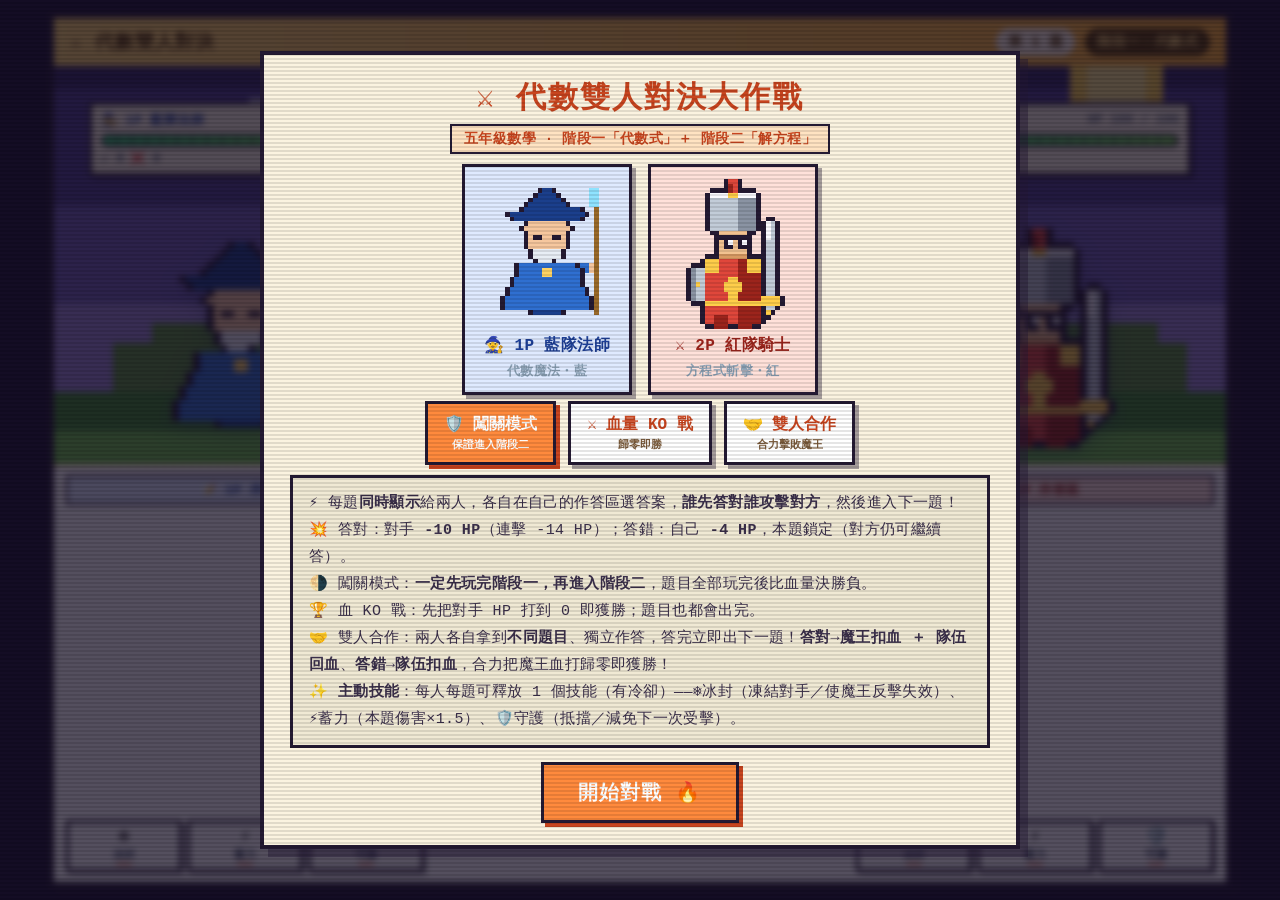
<file: p5math2.html>
<!DOCTYPE html>
<html lang="zh-Hant">
<head>
<meta charset="UTF-8" />
<meta name="viewport" content="width=device-width, initial-scale=1.0, maximum-scale=1.0, user-scalable=no" />
<title>代數雙人對決大作戰 ⚔️</title>
<style>
  :root{
    --sky-1:#aee4ff; --sky-2:#e8f8ff; --ink:#2b3a4a; --card:#ffffff;
    --accent:#ff7a59; --accent-d:#ef5a36; --good:#37c871; --warn:#ffb02e;
    --blue:#3b82d6; --blue-d:#2a5fa8; --red:#e85d4a; --red-d:#c03a28;
    --shadow:0 10px 24px rgba(40,60,90,.18);
  }
  *{box-sizing:border-box; -webkit-tap-highlight-color:transparent;}
  html,body{margin:0;}
  body{
    font-family:"PingFang TC","Microsoft YaHei","Hiragino Sans TC",system-ui,sans-serif;
    background:linear-gradient(180deg,#cdeeff 0%,#eafaff 60%,#f6fbff 100%);
    color:var(--ink); display:flex; height:100vh; overflow:hidden; padding:14px;
  }
  .wrap{width:100%; max-width:1180px; margin:auto; height:100%;}
  .panel{
    background:var(--card); border-radius:22px; box-shadow:var(--shadow);
    overflow:hidden; height:100%; display:flex; flex-direction:column;
  }

  /* ── HUD ── */
  .hud{
    display:flex; align-items:center; gap:10px; padding:10px 16px; flex-wrap:wrap;
    background:linear-gradient(90deg,#ffd66b,#ffb02e); color:#5a3b00; font-weight:800; flex:none;
  }
  .hud .title{font-size:19px; font-weight:900; letter-spacing:1px;}
  .hud .pill{
    background:rgba(255,255,255,.85); border-radius:999px; padding:5px 12px;
    display:flex; align-items:center; gap:6px; font-size:14px;
    box-shadow:0 2px 6px rgba(0,0,0,.08);
  }
  .hud .grow{flex:1;}
  .stage-chip{
    background:#5a3b00; color:#ffd66b; border-radius:999px; padding:5px 12px;
    font-size:14px; font-weight:900; white-space:nowrap;
  }

  /* ── 上半屏：戰場（與作答區 1:2） ── */
  .battle{
    flex:1 1 0; min-height:0; position:relative; overflow:hidden; background:#bfeaff;
  }
  .battle .bg{
    position:absolute; inset:0; width:100%; height:100%; display:block;
  }
  /* 角色 */
  .fighter{
    position:absolute; bottom:4%; height:64%; max-height:220px; width:auto; max-width:26%; aspect-ratio:1/1.18;
    filter:drop-shadow(0 8px 10px rgba(30,50,80,.3)); background:transparent;
    z-index:2; transition:transform .18s ease;
  }
  .fighter svg{width:100%; height:100%; display:block; overflow:visible;}
  .fighter.fx1{left:8%;}
  .fighter.fx2{right:8%;}
  .fighter.attack-l{animation:lungeR .55s ease;}
  .fighter.attack-r{animation:lungeL .55s ease;}
  .fighter.hurt{animation:shake .5s ease;}
  @keyframes lungeR{
    0%{transform:translateX(0);} 40%{transform:translateX(min(24vw,270px)) scale(1.06);} 100%{transform:translateX(0);}
  }
  @keyframes lungeL{
    0%{transform:translateX(0);} 40%{transform:translateX(max(-24vw,-270px)) scale(1.06);} 100%{transform:translateX(0);}
  }
  @keyframes shake{
    0%,100%{margin-left:0;} 20%{margin-left:-8px;} 40%{margin-left:8px;} 60%{margin-left:-6px;} 80%{margin-left:6px;}
  }
  /* 魔王攻擊動畫 */
  .fighter.fx3.attack-boss{animation:bossLunge .6s ease;}
  @keyframes bossLunge{
    0%{transform:translateX(0);} 35%{transform:translateX(-22%) scale(1.05);} 100%{transform:translateX(0);}
  }
  /* 玩家攻擊魔王：向右突進 + 金色飛彈 */
  .fighter.atk-right{animation:lungeBoss .55s ease;}
  @keyframes lungeBoss{
    0%{transform:translateX(0);} 35%{transform:translateX(42%) scale(1.07);} 100%{transform:translateX(0);}
  }
  .bolt.bp{left:18%; background:radial-gradient(circle at 40% 35%, #fff6c2, #ffc63a 70%); animation:flyToBoss .5s ease-in forwards;}
  @keyframes flyToBoss{
    0%{opacity:1; transform:scale(.6);} 100%{opacity:1; transform:scale(1.2); left:76%;}
  }
  /* 魔王受傷：金色閃光 + 被擊退反應 */
  .flash.bosshit{background:radial-gradient(circle at 78% 60%, rgba(255,220,120,0) 22%, rgba(255,200,90,.62));}
  .fighter.fx3.hurt-boss{animation:bossHurtReact .55s ease;}
  @keyframes bossHurtReact{
    0%{transform:translateX(0);}
    18%{transform:translateX(7%) rotate(4deg);}
    38%{transform:translateX(-4%) rotate(-3deg);}
    58%{transform:translateX(3%) rotate(2deg);}
    78%{transform:translateX(-2%) rotate(-1deg);}
    100%{transform:translateX(0);}
  }
  /* 角色頭頂狀態膠囊 */
  .pHud{
    position:absolute; top:9%; width:31%; max-width:300px; z-index:3;
    background:rgba(255,255,255,.92); border-radius:14px; padding:7px 10px 8px;
    box-shadow:0 4px 14px rgba(30,50,80,.22);
  }
  .pHud.p1{left:3%;}
  .pHud.p2{right:3%;}
  .pHudTop{display:flex; justify-content:space-between; align-items:center; gap:6px; font-size:13px; font-weight:900;}
  .pHud.p1 .pHudTop b{color:var(--blue-d);} .pHud.p2 .pHudTop b{color:var(--red-d);}
  .pHudTop span{color:#5a6a7a; font-size:12px; white-space:nowrap;}
  .pHud .hpbar{width:100%; height:12px; background:rgba(0,0,0,.08); border-radius:999px; overflow:hidden; margin:5px 0 4px;}
  .pHud .hpbar > i{display:block; height:100%; width:100%; border-radius:999px;
    background:linear-gradient(90deg,#37c871,#7ed957); transition:width .5s ease;}
  .pHud .hpbar > i.mid{background:linear-gradient(90deg,#ffb02e,#ffd66b);}
  .pHud .hpbar > i.low{background:linear-gradient(90deg,#e85d4a,#ff8a70);}
  .pHudFoot{display:flex; gap:6px; align-items:center; font-size:12px; font-weight:800; color:#4a5a6a;}
  .pHudFoot .st{color:var(--accent-d); margin-left:auto; white-space:nowrap;}
  .vs{
    position:absolute; left:50%; top:34%; transform:translate(-50%,-50%);
    font-size:46px; font-weight:900; color:#fff; z-index:3;
    text-shadow:0 4px 0 rgba(220,90,40,.9), 0 8px 18px rgba(0,0,0,.25);
    pointer-events:none;
  }
  .stageName{
    position:absolute; left:50%; top:6%; transform:translateX(-50%); z-index:3;
    background:rgba(255,255,255,.88); border-radius:999px; padding:4px 16px;
    font-weight:900; font-size:14px; color:#5a3b00; box-shadow:0 3px 10px rgba(0,0,0,.15);
    white-space:nowrap; pointer-events:none;
  }
  .raceTip{
    position:absolute; left:50%; top:56%; transform:translateX(-50%); z-index:3;
    background:rgba(255,255,255,.92); border-radius:999px; padding:5px 18px;
    font-weight:900; font-size:15px; color:var(--accent-d);
    box-shadow:0 4px 14px rgba(0,0,0,.18); white-space:nowrap; pointer-events:none;
    animation:tipPulse 1.2s ease-in-out infinite;
  }
  @keyframes tipPulse{
    0%,100%{transform:translateX(-50%) scale(1);} 50%{transform:translateX(-50%) scale(1.07);}
  }
  .dmg{
    position:absolute; z-index:4; font-size:34px; font-weight:900; color:#fff;
    text-shadow:0 3px 0 rgba(0,0,0,.3); pointer-events:none; opacity:0;
  }
  .dmg.show{animation:dmgPop 1s ease forwards;}
  @keyframes dmgPop{
    0%{transform:translateY(0) scale(.4); opacity:0;}
    25%{transform:translateY(-14px) scale(1.15); opacity:1;}
    75%{transform:translateY(-30px) scale(1); opacity:1;}
    100%{transform:translateY(-52px) scale(.85); opacity:0;}
  }
  .flash{
    position:absolute; inset:0; z-index:1; pointer-events:none; opacity:0; transition:opacity .15s;
  }
  .flash.hit{opacity:.55;}
  .flash.p1flash{background:radial-gradient(circle at 20% 60%, rgba(59,130,214,.0) 30%, rgba(59,130,214,.55));}
  .flash.p2flash{background:radial-gradient(circle at 80% 60%, rgba(232,93,74,.0) 30%, rgba(232,93,74,.55));}
  /* 攻擊飛彈 */
  .bolt{
    position:absolute; top:56%; width:32px; height:32px; border-radius:50%; z-index:3;
    pointer-events:none; opacity:0;
  }
  .bolt::after{content:""; position:absolute; inset:-9px; border-radius:50%;
    background:radial-gradient(circle, rgba(255,255,255,.9), transparent 70%);}
  .bolt.b1{left:20%; background:radial-gradient(circle at 35% 35%, #9cc8ff, #3b82d6 70%); animation:flyR .5s ease-in forwards;}
  .bolt.b2{left:80%; background:radial-gradient(circle at 65% 35%, #ffb59f, #e85d4a 70%); animation:flyL .5s ease-in forwards;}
  @keyframes flyR{
    0%{opacity:1; transform:scale(.6);} 100%{opacity:1; transform:scale(1.15); left:68%;}
  }
  @keyframes flyL{
    0%{opacity:1; transform:scale(.6);} 100%{opacity:1; transform:scale(1.15); left:32%;}
  }
  /* 魔王攻擊：紫色飛彈 + 紫色閃光 + 提示 */
  .bolt.b3{left:78%; background:radial-gradient(circle at 35% 35%, #e9c6ff, #7b2fb0 70%); animation:flyBoss .5s ease-in forwards;}
  @keyframes flyBoss{
    0%{opacity:1; transform:scale(.6);} 100%{opacity:1; transform:scale(1.25); left:24%;}
  }
  .flash.bossflash{background:radial-gradient(circle at 28% 62%, rgba(123,47,176,0) 25%, rgba(123,47,176,.55));}
  .bossAtk{
    position:absolute; left:50%; top:30%; transform:translate(-50%,-50%); z-index:6;
    font-size:30px; font-weight:900; color:#fff; background:rgba(123,47,176,.92);
    padding:6px 18px; border-radius:999px; box-shadow:0 6px 18px rgba(0,0,0,.3);
    opacity:0; pointer-events:none; white-space:nowrap;
  }
  .bossAtk.show{animation:bossAtkPop 1.2s ease forwards;}
  @keyframes bossAtkPop{
    0%{opacity:0; transform:translate(-50%,-50%) scale(.6);}
    15%{opacity:1; transform:translate(-50%,-50%) scale(1);}
    80%{opacity:1;}
    100%{opacity:0; transform:translate(-50%,-50%) scale(1.05);}
  }

  /* ── 下半屏：作答區 ── */
  .answer{
    flex:1 1 0; min-height:0; display:grid; grid-template-columns:1fr 1.15fr 1fr; gap:10px;
    padding:8px 12px 10px; border-top:3px dashed #ffe0a3; background:#fff;
  }
  .zoneCol{display:flex; flex-direction:column; gap:7px; min-height:0;}
  .zoneTitle{
    text-align:center; font-size:13px; font-weight:900; padding:4px 10px; border-radius:999px;
  }
  .p1col .zoneTitle{background:#e8f1ff; color:var(--blue-d);}
  .p2col .zoneTitle{background:#ffeae5; color:var(--red-d);}
  .zone{display:grid; grid-template-columns:1fr 1fr; gap:6px; flex:1;}
  .choice{
    display:flex; align-items:center; justify-content:center; gap:6px; border:none; border-radius:12px;
    padding:7px 6px; font-size:15px; font-weight:800; cursor:pointer;
    transition:transform .05s, box-shadow .05s, background .2s; user-select:none;
    font-family:inherit; min-height:40px;
  }
  .choice i{
    width:20px; height:20px; border-radius:6px; background:#fff; font-style:normal;
    display:grid; place-items:center; font-size:11px; font-weight:900; flex:none;
  }
  .p1col .choice{background:#eef4fb; color:var(--ink); box-shadow:0 4px 0 #b9cfe8;}
  .p1col .choice i{color:var(--blue-d);}
  .p1col .choice:hover{background:#e2edfb;}
  .p2col .choice{background:#fdeee9; color:var(--ink); box-shadow:0 4px 0 #e8b9ac;}
  .p2col .choice i{color:var(--red-d);}
  .p2col .choice:hover{background:#fbe2da;}
  .choice:active{transform:translateY(3px); box-shadow:0 1px 0 #b9cfe8;}
  .choice.correct{background:var(--good) !important; color:#fff !important; box-shadow:0 4px 0 #168f49 !important; animation:winPulse .5s ease;}
  .choice.correct i{color:#168f49;}
  .choice.wrong{background:var(--red) !important; color:#fff !important; box-shadow:0 4px 0 #a52c1c !important;}
  .choice.wrong i{color:#a52c1c;}
  .choice:disabled{cursor:default; opacity:.92;}
  .choice.correct:disabled, .choice.wrong:disabled{opacity:1;}
  @keyframes winPulse{
    0%{transform:scale(1);} 50%{transform:scale(1.06);} 100%{transform:scale(1);}
  }
  .pstat{text-align:center; font-size:13px; font-weight:900; min-height:20px;}
  .pstat.bad{color:var(--red-d);}
  .pstat.good{color:#168f49;}

  /* 中間題目欄 */
  .qCol{
    display:flex; flex-direction:column; align-items:center; justify-content:center; gap:8px;
    min-height:0; padding:4px 6px;
  }
  .question{
    text-align:center; font-size:26px; font-weight:800; color:var(--ink);
    line-height:1.35;
  }
  .question .hl{color:var(--accent-d);}
  .explain{
    text-align:center; font-size:14px; color:#7a8a9a; font-weight:600; line-height:1.5;
  }
  .explain.ok{color:var(--good);} .explain.no{color:var(--red-d);}
  .hint{font-size:12px; color:#8aa0b4; text-align:center;}

  /* 合作模式：題目移到各自作答區，中間欄作為戰況播報 */
  .answer.coop .coopQ{display:block; margin-bottom:6px;}
  .answer:not(.coop) .coopQ{display:none;}
  .answer.coop #question{display:none;}
  .answer.coop #qCol{ justify-content:flex-start; padding-top:12px; }

  /* ── 覆蓋層 ── */
  .overlay{
    position:fixed; inset:0; z-index:50; display:flex; flex-direction:column;
    align-items:center; justify-content:center; text-align:center; gap:14px;
    background:rgba(20,40,70,.55); backdrop-filter:blur(3px); padding:24px; overflow:auto;
  }
  .overlay.hidden{display:none;}
  .hidden{display:none;}
  .card{
    background:linear-gradient(180deg,#ffffff 0%,#fff6ef 100%); border-radius:24px; padding:22px 26px;
    max-width:760px; box-shadow:0 18px 44px rgba(40,60,90,.28); border:3px solid #ffe0c2;
  }
  .card h1{margin:0 0 6px; font-size:30px; color:var(--accent-d);}
  .card h2{margin:0 0 8px; font-size:26px;}
  .card p{margin:6px 0; font-size:16px; line-height:1.6; color:#4a5a6a;}
  .duo{display:flex; gap:16px; justify-content:center; align-items:flex-end; margin:10px 0 4px; flex-wrap:wrap;}
  .duo .who{
    display:flex; flex-direction:column; align-items:center; gap:6px; width:170px;
    border-radius:18px; padding:12px 8px; box-shadow:0 6px 16px rgba(40,60,90,.14);
  }
  .duo .who.p1{background:linear-gradient(180deg,#e3f0ff,#cfe5ff);}
  .duo .who.p2{background:linear-gradient(180deg,#ffece7,#ffd9d0);}
  .duo .who .char{width:130px; height:150px; display:block;}
  .duo .who b{font-size:16px;}
  .duo .who small{color:#8aa0b4; font-weight:700;}
  .modeRow{display:flex; gap:12px; justify-content:center; margin:6px 0 2px; flex-wrap:wrap;}
  .modeBtn{
    border:3px solid #ffd9b0; background:#fff; border-radius:16px; padding:10px 16px;
    font-weight:900; font-size:16px; cursor:pointer; color:var(--accent-d);
    font-family:inherit; display:flex; flex-direction:column; align-items:center; gap:2px;
    transition:transform .08s;
  }
  .modeBtn small{font-size:11px; color:#b08a6a; font-weight:700;}
  .modeBtn:active{transform:translateY(2px);}
  .modeBtn.active{background:linear-gradient(90deg,#ff7a59,#ef5a36); color:#fff; border-color:#ef5a36; box-shadow:0 5px 0 #c8451f;}
  .modeBtn.active small{color:#ffe6d8;}
  .rules{
    text-align:left; background:#f4faff; border-radius:14px; padding:12px 16px; margin:10px 0 0;
    font-size:15px; line-height:1.8; color:#44586c;
  }
  .btn{
    margin-top:14px; border:none; border-radius:16px; padding:14px 34px; font-size:20px; font-weight:900;
    background:linear-gradient(90deg,#ff7a59,#ef5a36); color:#fff; cursor:pointer;
    box-shadow:0 5px 0 #c8451f; letter-spacing:1px; font-family:inherit;
  }
  .btn:active{transform:translateY(3px); box-shadow:0 2px 0 #c8451f;}
  .tag{display:inline-block; background:#fff3e6; color:var(--accent-d); border-radius:999px; padding:4px 12px; font-weight:800; font-size:14px;}
  .banner{background:transparent; box-shadow:none; border:none;}
  .banner .big{
    font-size:52px; font-weight:900; color:#fff; margin:0;
    text-shadow:0 5px 0 rgba(220,90,40,.95), 0 12px 30px rgba(0,0,0,.35);
    animation:bannerIn .6s ease;
  }
  .banner .sub{
    display:inline-block; background:#fff; border-radius:999px; padding:8px 22px;
    font-weight:900; font-size:20px; color:var(--accent-d); margin-top:10px;
    box-shadow:0 8px 20px rgba(0,0,0,.25);
  }
  @keyframes bannerIn{
    0%{transform:scale(.4); opacity:0;} 60%{transform:scale(1.12);} 100%{transform:scale(1); opacity:1;}
  }
  .winnerImg{
    width:170px; height:200px; border:6px solid #ffd66b; border-radius:20px;
    background:transparent; box-shadow:0 10px 26px rgba(40,60,90,.3);
    animation:bannerIn .6s ease; position:relative; overflow:hidden;
  }
  .winnerImg svg{position:absolute; inset:0; width:100%; height:100%; display:block;}
  .statRow{display:flex; gap:12px; justify-content:center; flex-wrap:wrap; margin-top:8px;}
  .statRow .s{
    background:#fff; border-radius:14px; padding:8px 16px; font-weight:800; color:#44586c;
    box-shadow:0 4px 12px rgba(40,60,90,.12); font-size:15px;
  }

  /* ── 直屏（portrait） ── */
  @media (orientation:portrait){
    body{height:100vh; overflow:auto; padding:8px;}
    .wrap{height:100%;}
    .panel{height:100%;}
    .hud{padding:6px 10px; gap:6px;}
    .hud .title{font-size:15px;}
    .hud .pill, .hud .stage-chip{font-size:11px; padding:3px 8px;}
    .battle{flex:1 1 0;}
    .fighter{height:40%; max-height:180px; width:auto; max-width:33%; bottom:5%;}
    .fighter.fx1{left:6%;} .fighter.fx2{right:6%;}
    .pHud{width:45%; top:3%; padding:5px 8px 6px; border-radius:12px;}
    .pHudTop{font-size:11px;}
    .pHudTop span{font-size:10px;}
    .pHud .hpbar{height:9px; margin:3px 0 2px;}
    .pHudFoot{font-size:10px;}
    .vs{font-size:30px; top:40%;}
    .stageName{top:3%; font-size:12px; padding:3px 10px;}
    .raceTip{top:54%; font-size:12px; padding:4px 12px;}
    .dmg{font-size:26px;}
    .answer{grid-template-columns:1fr 1fr; gap:8px; padding:8px 10px 10px;}
    .qCol{grid-column:1 / -1; order:-1; gap:3px; padding:2px 4px;}
    .question{font-size:19px;}
    .explain{font-size:11px;}
    .hint{display:none;}
    .zoneTitle{font-size:11px; padding:2px 8px;}
    .zone{gap:6px;}
    .choice{font-size:14px; min-height:38px; padding:6px 4px; border-radius:10px;}
    .choice i{width:19px; height:19px; font-size:10px;}
    .pstat{font-size:11px; min-height:15px;}
    .overlay{padding:14px;}
    .overlay .card{max-width:92vw; padding:18px 16px;}
    .duo{gap:10px;}
    .duo .who{width:140px;}
    .duo .who .char{width:100px; height:120px;}
    .card h1{font-size:24px;}
    .rules{font-size:13px; line-height:1.7;}
    .modeBtn{font-size:14px; padding:8px 12px;}
  }

  /* ── 窄螢幕橫屏 ── */
  @media (max-width:820px) and (orientation:landscape){
    body{padding:8px;}
    .hud{padding:6px 10px;}
    .hud .title{font-size:16px;}
    .battle{flex:1 1 0;}
    .fighter{max-height:48%; bottom:4%;}
    .answer{gap:8px; padding:8px 10px;}
    .question{font-size:20px;}
    .explain{font-size:12px;}
    .choice{font-size:13px; min-height:36px; padding:5px 4px;}
    .hint{display:none;}
  }

  /* ── 主動技能 ── */
  .skillRow{ display:flex; gap:5px; margin-top:3px; }
  .skillBtn{
    flex:1; border:none; border-radius:11px; padding:5px 2px 4px; cursor:pointer; font-family:inherit;
    display:flex; flex-direction:column; align-items:center; gap:1px;
    background:#eef3ff; box-shadow:0 3px 0 #c3d2ea; transition:transform .05s, box-shadow .05s; position:relative;
  }
  .skillBtn .si{ font-size:18px; line-height:1; }
  .skillBtn .sn{ font-size:11px; font-weight:900; color:#33445a; }
  .skillBtn .sc{ font-size:10px; font-weight:900; color:#fff; background:#ef5a36; border-radius:999px; padding:1px 6px; min-width:16px; display:inline-block; }
  .skillBtn:active{ transform:translateY(2px); box-shadow:0 1px 0 #c3d2ea; }
  .skillBtn:disabled{ opacity:.5; cursor:default; }
  .skillBtn:disabled .sc{ background:#9aa6b2; }
  .skillBtn.ready{ background:linear-gradient(180deg,#fff3e6,#ffe2c6); box-shadow:0 3px 0 #e0a86a; }
  .skillBtn.ready .sn{ color:#c8451f; }
  .skillBtn.ready .si{ animation:skillReady 1.4s ease-in-out infinite; }
  @keyframes skillReady{ 0%,100%{filter:drop-shadow(0 0 0 #ffb02e);} 50%{filter:drop-shadow(0 0 4px #ffb02e);} }
  /* 已啟動（buff 等待生效）：金色硬邊發光，覆蓋 disabled 的變暗 */
  .skillBtn.armed{ opacity:1; background:linear-gradient(180deg,#fff7d6,#ffe39a); box-shadow:0 0 0 3px #ffd24a, 0 3px 0 #c8451f; }
  .skillBtn.armed .sn{ color:#a8341a; }
  .skillBtn.armed .sc{ background:#c8451f; color:#fff; }
  .skillBtn.armed .si{ animation:skillReady 1.1s ease-in-out infinite; }

  /* 技能釋放提示 */
  .skillFx{ position:absolute; z-index:6; font-weight:900; font-size:14px; color:#fff; background:rgba(40,28,70,.9); padding:4px 12px; border-radius:999px; pointer-events:none; opacity:0; white-space:nowrap; box-shadow:0 4px 12px rgba(0,0,0,.25); }
  .skillFx.show{ animation:skillPop 1.3s ease forwards; }
  @keyframes skillPop{ 0%{opacity:0; transform:translateY(10px) scale(.8);} 18%{opacity:1; transform:translateY(0) scale(1);} 78%{opacity:1;} 100%{opacity:0; transform:translateY(-12px);} }

  /* ── 合作模式：魔王與佈局 ── */
  .fighter.fx3{ right:6%; bottom:3%; }
  .battle:not(.coop) .fighter.fx3{ display:none; }
  .battle.coop .fighter.fx1{ left:4%; }
  .battle.coop .fighter.fx2{ left:24%; }
  .pHud.boss{ background:rgba(226,206,255,.94); }
  .pHud.boss .pHudTop b{ color:#6a1fb0; }
  .pHud.boss .hpbar > i{ background:linear-gradient(90deg,#7b2fb0,#c79bff); }
  .pHud.boss .hpbar > i.mid{ background:linear-gradient(90deg,#a259ff,#d9a8ff); }
  .pHud.boss .hpbar > i.low{ background:linear-gradient(90deg,#e85d4a,#ff8a70); }

  @media (orientation:portrait){
    .skillBtn .si{ font-size:16px; }
    .skillBtn .sn{ font-size:10px; }
    .skillRow{ margin-top:2px; }
    .skillFx{ font-size:12px; padding:3px 9px; }
  }

  /* ════════════════ 像素復古風覆寫 ════════════════ */
  :root{
    --ink:#241a33; --card:#fbf3e0; --line:#241a33;
    --blue:#3a6fd8; --blue-d:#1d3f96; --red:#e0473b; --red-d:#9c241c;
    --good:#2fae5e; --warn:#ffb02e; --accent:#ff8a3d; --accent-d:#c8451f; --gold:#ffce4a;
  }
  *{box-sizing:border-box;}
  body{
    font-family:"Courier New",ui-monospace,Menlo,Consolas,monospace;
    background:#1c1530; color:var(--ink); letter-spacing:.4px;
  }
  /* CRT 掃描線 */
  body::after{
    content:""; position:fixed; inset:0; z-index:9999; pointer-events:none;
    background:repeating-linear-gradient(0deg, rgba(0,0,0,.10) 0 2px, transparent 2px 4px);
  }
  /* 通用：移除圓角、加粗描邊硬邊 */
  .panel, .card, .overlay, .modeBtn, .btn, .choice, .skillBtn, .pHud, .tag, .vs, .stageName,
  .raceTip, .bossAtk, .skillFx, .explain, .zoneTitle, .duo .who, .rules, .ruleBox, .qTag, .pstat{
    border-radius:0 !important;
  }
  .panel{
    background:var(--card); border:4px solid var(--line);
    box-shadow:8px 8px 0 rgba(36,26,51,.45);
  }
  /* 角色像素化：保持方塊清晰 */
  .fighter svg, .char{ shape-rendering:crispEdges; image-rendering:pixelated; }
  /* 頭頂血條膠囊 → 方塊 */
  .pHud{
    background:#fbf3e0; border:3px solid var(--line);
    box-shadow:4px 4px 0 rgba(36,26,51,.4); padding:6px 9px 7px;
  }
  .pHud.boss{ background:#efe4ff; }
  .pHud .hpbar{
    background:#241a33; border:2px solid var(--line); height:13px; position:relative; overflow:hidden;
  }
  .pHud .hpbar > i{ border-radius:0; display:block; height:100%; }
  .pHud .hpbar::after{
    content:""; position:absolute; inset:0; pointer-events:none;
    background-image:repeating-linear-gradient(90deg, transparent 0 13px, rgba(0,0,0,.32) 13px 15px);
  }
  /* 開始 / 勝利 / 規則卡 */
  .card{
    background:var(--card) !important; border:4px solid var(--line) !important;
    box-shadow:8px 8px 0 rgba(36,26,51,.45) !important; padding:22px 26px !important;
  }
  .card h1, .card h2{ letter-spacing:2px; text-transform:uppercase; color:var(--accent-d) !important; }
  .card p{ color:#3a2f4a; }
  .overlay{ background:rgba(18,12,32,.72); }
  .rules{ background:#f0e9d4 !important; border:3px solid var(--line); color:#3a2f4a !important; }
  .duo .who{ border:3px solid var(--line); box-shadow:4px 4px 0 rgba(36,26,51,.4); border-radius:0 !important; }
  .duo .who.p1{ background:#dfeaff !important; } .duo .who.p2{ background:#ffe1da !important; }
  /* 模式按鈕 */
  .modeBtn{
    border:3px solid var(--line) !important; background:#fff !important; color:var(--accent-d) !important;
    box-shadow:4px 4px 0 rgba(36,26,51,.4) !important; font-family:inherit !important;
  }
  .modeBtn small{ color:#7a5a3a !important; }
  .modeBtn.active{ background:var(--accent) !important; color:#fff !important; border-color:var(--line) !important; box-shadow:4px 4px 0 var(--accent-d) !important; }
  .modeBtn.active small{ color:#fff !important; }
  /* 主按鈕 */
  .btn, .startBtn{
    border:3px solid var(--line) !important; background:var(--accent) !important; color:#fff !important;
    box-shadow:4px 4px 0 var(--accent-d) !important; font-family:inherit !important; letter-spacing:1px;
    border-radius:0 !important;
  }
  .btn:active, .startBtn:active, .modeBtn:active{ transform:translate(2px,2px); box-shadow:2px 2px 0 var(--accent-d) !important; }
  /* 作答選項 */
  .zoneTitle{ border:2px solid var(--line); }
  .p1col .zoneTitle{ background:#dfeaff; color:var(--blue-d) !important; }
  .p2col .zoneTitle{ background:#ffe1da; color:var(--red-d) !important; }
  .choice{
    border:3px solid var(--line) !important; box-shadow:4px 4px 0 rgba(36,26,51,.35) !important;
    font-family:inherit !important;
  }
  .p1col .choice{ box-shadow:4px 4px 0 #1d3f96 !important; }
  .p2col .choice{ box-shadow:4px 4px 0 #9c241c !important; }
  .choice.correct{ box-shadow:4px 4px 0 #168f49 !important; }
  .choice.wrong{ box-shadow:4px 4px 0 #a52c1c !important; }
  /* 技能按鈕 */
  .skillBtn{
    border:3px solid var(--line) !important; background:#fff !important;
    box-shadow:3px 3px 0 rgba(36,26,51,.35) !important; font-family:inherit !important;
  }
  .skillBtn.ready{ background:#ffe6c2 !important; box-shadow:3px 3px 0 #c8451f !important; }
  .skillBtn.armed{ background:#fff3c4 !important; box-shadow:0 0 0 3px #ffd24a, 3px 3px 0 #c8451f !important; opacity:1 !important; }
  .skillFx{ border:3px solid var(--line); background:rgba(40,28,70,.95) !important; }
  /* 飄字更硬 */
  .dmg{ font-family:inherit; -webkit-text-stroke:2px #241a33; paint-order:stroke fill; }
  .tag{ background:#ffe3c2; border:2px solid var(--line); color:var(--accent-d) !important; }
  .vs, .stageName, .raceTip, .bossAtk{ border:3px solid var(--line); background:var(--card); }
  .stageName{ color:var(--accent-d) !important; }
  .vs{ background:var(--accent); color:#fff; }
  .bossAtk{ background:var(--red); color:#fff; border-color:var(--line); }
</style>
</head>
<body>
<div class="wrap">
  <div class="panel">
    <div class="hud">
      <div class="title">⚔️ 代數雙人對決</div>
      <div class="grow"></div>
      <div class="pill" id="roundPill">第 1 題</div>
      <div class="stage-chip" id="stageChip">階段一・代數式</div>
    </div>

    <!-- 角色 / 背景 SVG 定義（系統原生渲染，無外部圖片） -->
    <svg width="0" height="0" style="position:absolute" aria-hidden="true" xmlns="http://www.w3.org/2000/svg">
      <defs>
        <linearGradient id="mageHat" x1="0" y1="0" x2="1" y2="1"><stop offset="0" stop-color="#6fa3f5"/><stop offset=".55" stop-color="#3a6fd0"/><stop offset="1" stop-color="#23489f"/></linearGradient>
        <linearGradient id="mageRobe" x1="0" y1="0" x2="1" y2="1"><stop offset="0" stop-color="#5e92ee"/><stop offset=".5" stop-color="#3f6fcf"/><stop offset="1" stop-color="#23489c"/></linearGradient>
        <radialGradient id="mageOrb" cx="0.38" cy="0.36" r="0.75"><stop offset="0" stop-color="#f2faff"/><stop offset=".45" stop-color="#9fd2ff"/><stop offset="1" stop-color="#2f7fd6"/></radialGradient>
        <linearGradient id="knightHelm" x1="0" y1="0" x2="1" y2="1"><stop offset="0" stop-color="#ff857a"/><stop offset=".55" stop-color="#e8463a"/><stop offset="1" stop-color="#b8261d"/></linearGradient>
        <linearGradient id="knightArmor" x1="0" y1="0" x2="1" y2="1"><stop offset="0" stop-color="#f66a5f"/><stop offset=".5" stop-color="#d8382b"/><stop offset="1" stop-color="#a82219"/></linearGradient>
        <linearGradient id="gold" x1="0" y1="0" x2="1" y2="1"><stop offset="0" stop-color="#fff0b8"/><stop offset=".5" stop-color="#ffd464"/><stop offset="1" stop-color="#e0a52e"/></linearGradient>
        <linearGradient id="staff" x1="0" y1="0" x2="1" y2="0"><stop offset="0" stop-color="#c08a4e"/><stop offset=".5" stop-color="#9a6a2a"/><stop offset="1" stop-color="#6b4519"/></linearGradient>
        <radialGradient id="skin" cx="0.4" cy="0.34" r="0.85"><stop offset="0" stop-color="#ffe9d4"/><stop offset=".6" stop-color="#f6c79e"/><stop offset="1" stop-color="#e0a373"/></radialGradient>
        <radialGradient id="shieldGrad" cx="0.4" cy="0.36" r="0.8"><stop offset="0" stop-color="#fff3c0"/><stop offset=".55" stop-color="#ffd564"/><stop offset="1" stop-color="#d99f2c"/></radialGradient>
        <linearGradient id="steel" x1="0" y1="0" x2="1" y2="0"><stop offset="0" stop-color="#f4f8fb"/><stop offset=".5" stop-color="#cdd7e0"/><stop offset="1" stop-color="#9aa6b2"/></linearGradient>
        <radialGradient id="bossBody" cx="0.4" cy="0.34" r="0.85"><stop offset="0" stop-color="#c79bff"/><stop offset=".55" stop-color="#7b2fb0"/><stop offset="1" stop-color="#3d1466"/></radialGradient>
        <linearGradient id="bossHorn" x1="0" y1="0" x2="0" y2="1"><stop offset="0" stop-color="#e3c4ff"/><stop offset="1" stop-color="#7b2fb0"/></linearGradient>
        <linearGradient id="sky" x1="0" y1="0" x2="0" y2="1"><stop offset="0" stop-color="#bfe9ff"/><stop offset="1" stop-color="#eafaff"/></linearGradient>
        <filter id="soft" x="-60%" y="-60%" width="220%" height="220%"><feGaussianBlur stdDeviation="4"/></filter>
        <filter id="glow" x="-80%" y="-80%" width="260%" height="260%"><feGaussianBlur stdDeviation="6"/></filter>
      </defs>

      <!-- 藍隊法師（Q 版・大頭短身） -->
                              <symbol id="char-mage" viewBox="0 0 240 320">
<g shape-rendering="crispEdges">
<rect x="100" y="20" width="10" height="10" fill="#241a33"/>
<rect x="110" y="20" width="10" height="10" fill="#1b3f8c"/>
<rect x="120" y="20" width="10" height="10" fill="#1b3f8c"/>
<rect x="130" y="20" width="10" height="10" fill="#241a33"/>
<rect x="210" y="20" width="10" height="10" fill="#8fe3ff"/>
<rect x="220" y="20" width="10" height="10" fill="#8fe3ff"/>
<rect x="90" y="30" width="10" height="10" fill="#241a33"/>
<rect x="100" y="30" width="10" height="10" fill="#1b3f8c"/>
<rect x="110" y="30" width="10" height="10" fill="#1b3f8c"/>
<rect x="120" y="30" width="10" height="10" fill="#1b3f8c"/>
<rect x="130" y="30" width="10" height="10" fill="#1b3f8c"/>
<rect x="140" y="30" width="10" height="10" fill="#241a33"/>
<rect x="210" y="30" width="10" height="10" fill="#8fe3ff"/>
<rect x="220" y="30" width="10" height="10" fill="#8fe3ff"/>
<rect x="80" y="40" width="10" height="10" fill="#241a33"/>
<rect x="90" y="40" width="10" height="10" fill="#1b3f8c"/>
<rect x="100" y="40" width="10" height="10" fill="#1b3f8c"/>
<rect x="110" y="40" width="10" height="10" fill="#1b3f8c"/>
<rect x="120" y="40" width="10" height="10" fill="#1b3f8c"/>
<rect x="130" y="40" width="10" height="10" fill="#1b3f8c"/>
<rect x="140" y="40" width="10" height="10" fill="#1b3f8c"/>
<rect x="150" y="40" width="10" height="10" fill="#241a33"/>
<rect x="210" y="40" width="10" height="10" fill="#8fe3ff"/>
<rect x="220" y="40" width="10" height="10" fill="#8fe3ff"/>
<rect x="70" y="50" width="10" height="10" fill="#241a33"/>
<rect x="80" y="50" width="10" height="10" fill="#1b3f8c"/>
<rect x="90" y="50" width="10" height="10" fill="#1b3f8c"/>
<rect x="100" y="50" width="10" height="10" fill="#1b3f8c"/>
<rect x="110" y="50" width="10" height="10" fill="#1b3f8c"/>
<rect x="120" y="50" width="10" height="10" fill="#1b3f8c"/>
<rect x="130" y="50" width="10" height="10" fill="#1b3f8c"/>
<rect x="140" y="50" width="10" height="10" fill="#1b3f8c"/>
<rect x="150" y="50" width="10" height="10" fill="#1b3f8c"/>
<rect x="160" y="50" width="10" height="10" fill="#241a33"/>
<rect x="210" y="50" width="10" height="10" fill="#8fe3ff"/>
<rect x="220" y="50" width="10" height="10" fill="#8fe3ff"/>
<rect x="60" y="60" width="10" height="10" fill="#241a33"/>
<rect x="70" y="60" width="10" height="10" fill="#1b3f8c"/>
<rect x="80" y="60" width="10" height="10" fill="#1b3f8c"/>
<rect x="90" y="60" width="10" height="10" fill="#1b3f8c"/>
<rect x="100" y="60" width="10" height="10" fill="#1b3f8c"/>
<rect x="110" y="60" width="10" height="10" fill="#1b3f8c"/>
<rect x="120" y="60" width="10" height="10" fill="#1b3f8c"/>
<rect x="130" y="60" width="10" height="10" fill="#1b3f8c"/>
<rect x="140" y="60" width="10" height="10" fill="#1b3f8c"/>
<rect x="150" y="60" width="10" height="10" fill="#1b3f8c"/>
<rect x="160" y="60" width="10" height="10" fill="#1b3f8c"/>
<rect x="170" y="60" width="10" height="10" fill="#1b3f8c"/>
<rect x="180" y="60" width="10" height="10" fill="#1b3f8c"/>
<rect x="190" y="60" width="10" height="10" fill="#241a33"/>
<rect x="220" y="60" width="10" height="10" fill="#9a6a2a"/>
<rect x="30" y="70" width="10" height="10" fill="#241a33"/>
<rect x="40" y="70" width="10" height="10" fill="#1b3f8c"/>
<rect x="50" y="70" width="10" height="10" fill="#1b3f8c"/>
<rect x="60" y="70" width="10" height="10" fill="#1b3f8c"/>
<rect x="70" y="70" width="10" height="10" fill="#1b3f8c"/>
<rect x="80" y="70" width="10" height="10" fill="#1b3f8c"/>
<rect x="90" y="70" width="10" height="10" fill="#1b3f8c"/>
<rect x="100" y="70" width="10" height="10" fill="#1b3f8c"/>
<rect x="110" y="70" width="10" height="10" fill="#1b3f8c"/>
<rect x="120" y="70" width="10" height="10" fill="#1b3f8c"/>
<rect x="130" y="70" width="10" height="10" fill="#1b3f8c"/>
<rect x="140" y="70" width="10" height="10" fill="#1b3f8c"/>
<rect x="150" y="70" width="10" height="10" fill="#1b3f8c"/>
<rect x="160" y="70" width="10" height="10" fill="#1b3f8c"/>
<rect x="170" y="70" width="10" height="10" fill="#1b3f8c"/>
<rect x="180" y="70" width="10" height="10" fill="#1b3f8c"/>
<rect x="190" y="70" width="10" height="10" fill="#1b3f8c"/>
<rect x="200" y="70" width="10" height="10" fill="#241a33"/>
<rect x="220" y="70" width="10" height="10" fill="#9a6a2a"/>
<rect x="40" y="80" width="10" height="10" fill="#241a33"/>
<rect x="50" y="80" width="10" height="10" fill="#1b3f8c"/>
<rect x="60" y="80" width="10" height="10" fill="#1b3f8c"/>
<rect x="70" y="80" width="10" height="10" fill="#1b3f8c"/>
<rect x="80" y="80" width="10" height="10" fill="#1b3f8c"/>
<rect x="90" y="80" width="10" height="10" fill="#1b3f8c"/>
<rect x="100" y="80" width="10" height="10" fill="#1b3f8c"/>
<rect x="110" y="80" width="10" height="10" fill="#1b3f8c"/>
<rect x="120" y="80" width="10" height="10" fill="#1b3f8c"/>
<rect x="130" y="80" width="10" height="10" fill="#1b3f8c"/>
<rect x="140" y="80" width="10" height="10" fill="#1b3f8c"/>
<rect x="150" y="80" width="10" height="10" fill="#1b3f8c"/>
<rect x="160" y="80" width="10" height="10" fill="#1b3f8c"/>
<rect x="170" y="80" width="10" height="10" fill="#1b3f8c"/>
<rect x="180" y="80" width="10" height="10" fill="#1b3f8c"/>
<rect x="190" y="80" width="10" height="10" fill="#241a33"/>
<rect x="220" y="80" width="10" height="10" fill="#9a6a2a"/>
<rect x="70" y="90" width="10" height="10" fill="#241a33"/>
<rect x="80" y="90" width="10" height="10" fill="#f6c79e"/>
<rect x="90" y="90" width="10" height="10" fill="#f6c79e"/>
<rect x="100" y="90" width="10" height="10" fill="#f6c79e"/>
<rect x="110" y="90" width="10" height="10" fill="#f6c79e"/>
<rect x="120" y="90" width="10" height="10" fill="#f6c79e"/>
<rect x="130" y="90" width="10" height="10" fill="#f6c79e"/>
<rect x="140" y="90" width="10" height="10" fill="#f6c79e"/>
<rect x="150" y="90" width="10" height="10" fill="#f6c79e"/>
<rect x="160" y="90" width="10" height="10" fill="#241a33"/>
<rect x="220" y="90" width="10" height="10" fill="#9a6a2a"/>
<rect x="60" y="100" width="10" height="10" fill="#241a33"/>
<rect x="70" y="100" width="10" height="10" fill="#f6c79e"/>
<rect x="80" y="100" width="10" height="10" fill="#f6c79e"/>
<rect x="90" y="100" width="10" height="10" fill="#f6c79e"/>
<rect x="100" y="100" width="10" height="10" fill="#f6c79e"/>
<rect x="110" y="100" width="10" height="10" fill="#f6c79e"/>
<rect x="120" y="100" width="10" height="10" fill="#f6c79e"/>
<rect x="130" y="100" width="10" height="10" fill="#f6c79e"/>
<rect x="140" y="100" width="10" height="10" fill="#f6c79e"/>
<rect x="150" y="100" width="10" height="10" fill="#f6c79e"/>
<rect x="160" y="100" width="10" height="10" fill="#f6c79e"/>
<rect x="170" y="100" width="10" height="10" fill="#241a33"/>
<rect x="220" y="100" width="10" height="10" fill="#9a6a2a"/>
<rect x="70" y="110" width="10" height="10" fill="#241a33"/>
<rect x="80" y="110" width="10" height="10" fill="#f6c79e"/>
<rect x="90" y="110" width="10" height="10" fill="#f6c79e"/>
<rect x="100" y="110" width="10" height="10" fill="#f6c79e"/>
<rect x="110" y="110" width="10" height="10" fill="#f6c79e"/>
<rect x="120" y="110" width="10" height="10" fill="#f6c79e"/>
<rect x="130" y="110" width="10" height="10" fill="#f6c79e"/>
<rect x="140" y="110" width="10" height="10" fill="#f6c79e"/>
<rect x="150" y="110" width="10" height="10" fill="#f6c79e"/>
<rect x="160" y="110" width="10" height="10" fill="#241a33"/>
<rect x="220" y="110" width="10" height="10" fill="#9a6a2a"/>
<rect x="70" y="120" width="10" height="10" fill="#241a33"/>
<rect x="80" y="120" width="10" height="10" fill="#f6c79e"/>
<rect x="90" y="120" width="10" height="10" fill="#241a33"/>
<rect x="100" y="120" width="10" height="10" fill="#241a33"/>
<rect x="110" y="120" width="10" height="10" fill="#f6c79e"/>
<rect x="120" y="120" width="10" height="10" fill="#f6c79e"/>
<rect x="130" y="120" width="10" height="10" fill="#241a33"/>
<rect x="140" y="120" width="10" height="10" fill="#241a33"/>
<rect x="150" y="120" width="10" height="10" fill="#f6c79e"/>
<rect x="160" y="120" width="10" height="10" fill="#241a33"/>
<rect x="220" y="120" width="10" height="10" fill="#9a6a2a"/>
<rect x="70" y="130" width="10" height="10" fill="#241a33"/>
<rect x="80" y="130" width="10" height="10" fill="#f6c79e"/>
<rect x="90" y="130" width="10" height="10" fill="#f6c79e"/>
<rect x="100" y="130" width="10" height="10" fill="#f6c79e"/>
<rect x="110" y="130" width="10" height="10" fill="#f6c79e"/>
<rect x="120" y="130" width="10" height="10" fill="#f6c79e"/>
<rect x="130" y="130" width="10" height="10" fill="#f6c79e"/>
<rect x="140" y="130" width="10" height="10" fill="#f6c79e"/>
<rect x="150" y="130" width="10" height="10" fill="#f6c79e"/>
<rect x="160" y="130" width="10" height="10" fill="#241a33"/>
<rect x="220" y="130" width="10" height="10" fill="#9a6a2a"/>
<rect x="70" y="140" width="10" height="10" fill="#241a33"/>
<rect x="80" y="140" width="10" height="10" fill="#f6c79e"/>
<rect x="90" y="140" width="10" height="10" fill="#f6c79e"/>
<rect x="100" y="140" width="10" height="10" fill="#f6c79e"/>
<rect x="110" y="140" width="10" height="10" fill="#f6c79e"/>
<rect x="120" y="140" width="10" height="10" fill="#f6c79e"/>
<rect x="130" y="140" width="10" height="10" fill="#f6c79e"/>
<rect x="140" y="140" width="10" height="10" fill="#f6c79e"/>
<rect x="150" y="140" width="10" height="10" fill="#f6c79e"/>
<rect x="160" y="140" width="10" height="10" fill="#241a33"/>
<rect x="220" y="140" width="10" height="10" fill="#9a6a2a"/>
<rect x="80" y="150" width="10" height="10" fill="#241a33"/>
<rect x="90" y="150" width="10" height="10" fill="#e8eef5"/>
<rect x="100" y="150" width="10" height="10" fill="#e8eef5"/>
<rect x="110" y="150" width="10" height="10" fill="#e8eef5"/>
<rect x="120" y="150" width="10" height="10" fill="#e8eef5"/>
<rect x="130" y="150" width="10" height="10" fill="#e8eef5"/>
<rect x="140" y="150" width="10" height="10" fill="#e8eef5"/>
<rect x="150" y="150" width="10" height="10" fill="#241a33"/>
<rect x="220" y="150" width="10" height="10" fill="#9a6a2a"/>
<rect x="80" y="160" width="10" height="10" fill="#241a33"/>
<rect x="90" y="160" width="10" height="10" fill="#e8eef5"/>
<rect x="100" y="160" width="10" height="10" fill="#e8eef5"/>
<rect x="110" y="160" width="10" height="10" fill="#e8eef5"/>
<rect x="120" y="160" width="10" height="10" fill="#e8eef5"/>
<rect x="130" y="160" width="10" height="10" fill="#e8eef5"/>
<rect x="140" y="160" width="10" height="10" fill="#e8eef5"/>
<rect x="150" y="160" width="10" height="10" fill="#241a33"/>
<rect x="220" y="160" width="10" height="10" fill="#9a6a2a"/>
<rect x="90" y="170" width="10" height="10" fill="#241a33"/>
<rect x="100" y="170" width="10" height="10" fill="#e8eef5"/>
<rect x="110" y="170" width="10" height="10" fill="#e8eef5"/>
<rect x="120" y="170" width="10" height="10" fill="#e8eef5"/>
<rect x="130" y="170" width="10" height="10" fill="#241a33"/>
<rect x="220" y="170" width="10" height="10" fill="#9a6a2a"/>
<rect x="50" y="180" width="10" height="10" fill="#241a33"/>
<rect x="60" y="180" width="10" height="10" fill="#2f6fd0"/>
<rect x="70" y="180" width="10" height="10" fill="#2f6fd0"/>
<rect x="80" y="180" width="10" height="10" fill="#2f6fd0"/>
<rect x="90" y="180" width="10" height="10" fill="#2f6fd0"/>
<rect x="100" y="180" width="10" height="10" fill="#2f6fd0"/>
<rect x="110" y="180" width="10" height="10" fill="#2f6fd0"/>
<rect x="120" y="180" width="10" height="10" fill="#2f6fd0"/>
<rect x="130" y="180" width="10" height="10" fill="#2f6fd0"/>
<rect x="140" y="180" width="10" height="10" fill="#2f6fd0"/>
<rect x="150" y="180" width="10" height="10" fill="#2f6fd0"/>
<rect x="160" y="180" width="10" height="10" fill="#2f6fd0"/>
<rect x="170" y="180" width="10" height="10" fill="#2f6fd0"/>
<rect x="180" y="180" width="10" height="10" fill="#241a33"/>
<rect x="190" y="180" width="10" height="10" fill="#2f6fd0"/>
<rect x="200" y="180" width="10" height="10" fill="#2f6fd0"/>
<rect x="210" y="180" width="10" height="10" fill="#f6c79e"/>
<rect x="220" y="180" width="10" height="10" fill="#9a6a2a"/>
<rect x="50" y="190" width="10" height="10" fill="#241a33"/>
<rect x="60" y="190" width="10" height="10" fill="#2f6fd0"/>
<rect x="70" y="190" width="10" height="10" fill="#2f6fd0"/>
<rect x="80" y="190" width="10" height="10" fill="#2f6fd0"/>
<rect x="90" y="190" width="10" height="10" fill="#2f6fd0"/>
<rect x="100" y="190" width="10" height="10" fill="#2f6fd0"/>
<rect x="110" y="190" width="10" height="10" fill="#ffd464"/>
<rect x="120" y="190" width="10" height="10" fill="#ffd464"/>
<rect x="130" y="190" width="10" height="10" fill="#2f6fd0"/>
<rect x="140" y="190" width="10" height="10" fill="#2f6fd0"/>
<rect x="150" y="190" width="10" height="10" fill="#2f6fd0"/>
<rect x="160" y="190" width="10" height="10" fill="#2f6fd0"/>
<rect x="170" y="190" width="10" height="10" fill="#2f6fd0"/>
<rect x="180" y="190" width="10" height="10" fill="#2f6fd0"/>
<rect x="190" y="190" width="10" height="10" fill="#241a33"/>
<rect x="200" y="190" width="10" height="10" fill="#2f6fd0"/>
<rect x="210" y="190" width="10" height="10" fill="#f6c79e"/>
<rect x="220" y="190" width="10" height="10" fill="#9a6a2a"/>
<rect x="50" y="200" width="10" height="10" fill="#241a33"/>
<rect x="60" y="200" width="10" height="10" fill="#2f6fd0"/>
<rect x="70" y="200" width="10" height="10" fill="#2f6fd0"/>
<rect x="80" y="200" width="10" height="10" fill="#2f6fd0"/>
<rect x="90" y="200" width="10" height="10" fill="#2f6fd0"/>
<rect x="100" y="200" width="10" height="10" fill="#2f6fd0"/>
<rect x="110" y="200" width="10" height="10" fill="#ffd464"/>
<rect x="120" y="200" width="10" height="10" fill="#ffd464"/>
<rect x="130" y="200" width="10" height="10" fill="#2f6fd0"/>
<rect x="140" y="200" width="10" height="10" fill="#2f6fd0"/>
<rect x="150" y="200" width="10" height="10" fill="#2f6fd0"/>
<rect x="160" y="200" width="10" height="10" fill="#2f6fd0"/>
<rect x="170" y="200" width="10" height="10" fill="#2f6fd0"/>
<rect x="180" y="200" width="10" height="10" fill="#2f6fd0"/>
<rect x="190" y="200" width="10" height="10" fill="#241a33"/>
<rect x="220" y="200" width="10" height="10" fill="#9a6a2a"/>
<rect x="40" y="210" width="10" height="10" fill="#241a33"/>
<rect x="50" y="210" width="10" height="10" fill="#2f6fd0"/>
<rect x="60" y="210" width="10" height="10" fill="#2f6fd0"/>
<rect x="70" y="210" width="10" height="10" fill="#2f6fd0"/>
<rect x="80" y="210" width="10" height="10" fill="#2f6fd0"/>
<rect x="90" y="210" width="10" height="10" fill="#2f6fd0"/>
<rect x="100" y="210" width="10" height="10" fill="#2f6fd0"/>
<rect x="110" y="210" width="10" height="10" fill="#2f6fd0"/>
<rect x="120" y="210" width="10" height="10" fill="#2f6fd0"/>
<rect x="130" y="210" width="10" height="10" fill="#2f6fd0"/>
<rect x="140" y="210" width="10" height="10" fill="#2f6fd0"/>
<rect x="150" y="210" width="10" height="10" fill="#2f6fd0"/>
<rect x="160" y="210" width="10" height="10" fill="#2f6fd0"/>
<rect x="170" y="210" width="10" height="10" fill="#2f6fd0"/>
<rect x="180" y="210" width="10" height="10" fill="#2f6fd0"/>
<rect x="190" y="210" width="10" height="10" fill="#241a33"/>
<rect x="220" y="210" width="10" height="10" fill="#9a6a2a"/>
<rect x="40" y="220" width="10" height="10" fill="#241a33"/>
<rect x="50" y="220" width="10" height="10" fill="#2f6fd0"/>
<rect x="60" y="220" width="10" height="10" fill="#2f6fd0"/>
<rect x="70" y="220" width="10" height="10" fill="#2f6fd0"/>
<rect x="80" y="220" width="10" height="10" fill="#2f6fd0"/>
<rect x="90" y="220" width="10" height="10" fill="#2f6fd0"/>
<rect x="100" y="220" width="10" height="10" fill="#2f6fd0"/>
<rect x="110" y="220" width="10" height="10" fill="#2f6fd0"/>
<rect x="120" y="220" width="10" height="10" fill="#2f6fd0"/>
<rect x="130" y="220" width="10" height="10" fill="#2f6fd0"/>
<rect x="140" y="220" width="10" height="10" fill="#2f6fd0"/>
<rect x="150" y="220" width="10" height="10" fill="#2f6fd0"/>
<rect x="160" y="220" width="10" height="10" fill="#2f6fd0"/>
<rect x="170" y="220" width="10" height="10" fill="#2f6fd0"/>
<rect x="180" y="220" width="10" height="10" fill="#2f6fd0"/>
<rect x="190" y="220" width="10" height="10" fill="#241a33"/>
<rect x="220" y="220" width="10" height="10" fill="#9a6a2a"/>
<rect x="30" y="230" width="10" height="10" fill="#241a33"/>
<rect x="40" y="230" width="10" height="10" fill="#2f6fd0"/>
<rect x="50" y="230" width="10" height="10" fill="#2f6fd0"/>
<rect x="60" y="230" width="10" height="10" fill="#2f6fd0"/>
<rect x="70" y="230" width="10" height="10" fill="#2f6fd0"/>
<rect x="80" y="230" width="10" height="10" fill="#2f6fd0"/>
<rect x="90" y="230" width="10" height="10" fill="#2f6fd0"/>
<rect x="100" y="230" width="10" height="10" fill="#2f6fd0"/>
<rect x="110" y="230" width="10" height="10" fill="#2f6fd0"/>
<rect x="120" y="230" width="10" height="10" fill="#2f6fd0"/>
<rect x="130" y="230" width="10" height="10" fill="#2f6fd0"/>
<rect x="140" y="230" width="10" height="10" fill="#2f6fd0"/>
<rect x="150" y="230" width="10" height="10" fill="#2f6fd0"/>
<rect x="160" y="230" width="10" height="10" fill="#2f6fd0"/>
<rect x="170" y="230" width="10" height="10" fill="#2f6fd0"/>
<rect x="180" y="230" width="10" height="10" fill="#2f6fd0"/>
<rect x="190" y="230" width="10" height="10" fill="#2f6fd0"/>
<rect x="200" y="230" width="10" height="10" fill="#241a33"/>
<rect x="220" y="230" width="10" height="10" fill="#9a6a2a"/>
<rect x="30" y="240" width="10" height="10" fill="#241a33"/>
<rect x="40" y="240" width="10" height="10" fill="#2f6fd0"/>
<rect x="50" y="240" width="10" height="10" fill="#2f6fd0"/>
<rect x="60" y="240" width="10" height="10" fill="#2f6fd0"/>
<rect x="70" y="240" width="10" height="10" fill="#2f6fd0"/>
<rect x="80" y="240" width="10" height="10" fill="#2f6fd0"/>
<rect x="90" y="240" width="10" height="10" fill="#2f6fd0"/>
<rect x="100" y="240" width="10" height="10" fill="#2f6fd0"/>
<rect x="110" y="240" width="10" height="10" fill="#2f6fd0"/>
<rect x="120" y="240" width="10" height="10" fill="#2f6fd0"/>
<rect x="130" y="240" width="10" height="10" fill="#2f6fd0"/>
<rect x="140" y="240" width="10" height="10" fill="#2f6fd0"/>
<rect x="150" y="240" width="10" height="10" fill="#2f6fd0"/>
<rect x="160" y="240" width="10" height="10" fill="#2f6fd0"/>
<rect x="170" y="240" width="10" height="10" fill="#2f6fd0"/>
<rect x="180" y="240" width="10" height="10" fill="#2f6fd0"/>
<rect x="190" y="240" width="10" height="10" fill="#2f6fd0"/>
<rect x="200" y="240" width="10" height="10" fill="#241a33"/>
<rect x="220" y="240" width="10" height="10" fill="#9a6a2a"/>
<rect x="20" y="250" width="10" height="10" fill="#241a33"/>
<rect x="30" y="250" width="10" height="10" fill="#2f6fd0"/>
<rect x="40" y="250" width="10" height="10" fill="#2f6fd0"/>
<rect x="50" y="250" width="10" height="10" fill="#2f6fd0"/>
<rect x="60" y="250" width="10" height="10" fill="#2f6fd0"/>
<rect x="70" y="250" width="10" height="10" fill="#2f6fd0"/>
<rect x="80" y="250" width="10" height="10" fill="#2f6fd0"/>
<rect x="90" y="250" width="10" height="10" fill="#2f6fd0"/>
<rect x="100" y="250" width="10" height="10" fill="#2f6fd0"/>
<rect x="110" y="250" width="10" height="10" fill="#2f6fd0"/>
<rect x="120" y="250" width="10" height="10" fill="#2f6fd0"/>
<rect x="130" y="250" width="10" height="10" fill="#2f6fd0"/>
<rect x="140" y="250" width="10" height="10" fill="#2f6fd0"/>
<rect x="150" y="250" width="10" height="10" fill="#2f6fd0"/>
<rect x="160" y="250" width="10" height="10" fill="#2f6fd0"/>
<rect x="170" y="250" width="10" height="10" fill="#2f6fd0"/>
<rect x="180" y="250" width="10" height="10" fill="#2f6fd0"/>
<rect x="190" y="250" width="10" height="10" fill="#2f6fd0"/>
<rect x="200" y="250" width="10" height="10" fill="#2f6fd0"/>
<rect x="210" y="250" width="10" height="10" fill="#241a33"/>
<rect x="220" y="250" width="10" height="10" fill="#9a6a2a"/>
<rect x="20" y="260" width="10" height="10" fill="#241a33"/>
<rect x="30" y="260" width="10" height="10" fill="#2f6fd0"/>
<rect x="40" y="260" width="10" height="10" fill="#2f6fd0"/>
<rect x="50" y="260" width="10" height="10" fill="#2f6fd0"/>
<rect x="60" y="260" width="10" height="10" fill="#2f6fd0"/>
<rect x="70" y="260" width="10" height="10" fill="#2f6fd0"/>
<rect x="80" y="260" width="10" height="10" fill="#2f6fd0"/>
<rect x="90" y="260" width="10" height="10" fill="#2f6fd0"/>
<rect x="100" y="260" width="10" height="10" fill="#2f6fd0"/>
<rect x="110" y="260" width="10" height="10" fill="#2f6fd0"/>
<rect x="120" y="260" width="10" height="10" fill="#2f6fd0"/>
<rect x="130" y="260" width="10" height="10" fill="#2f6fd0"/>
<rect x="140" y="260" width="10" height="10" fill="#2f6fd0"/>
<rect x="150" y="260" width="10" height="10" fill="#2f6fd0"/>
<rect x="160" y="260" width="10" height="10" fill="#2f6fd0"/>
<rect x="170" y="260" width="10" height="10" fill="#2f6fd0"/>
<rect x="180" y="260" width="10" height="10" fill="#2f6fd0"/>
<rect x="190" y="260" width="10" height="10" fill="#2f6fd0"/>
<rect x="200" y="260" width="10" height="10" fill="#2f6fd0"/>
<rect x="210" y="260" width="10" height="10" fill="#241a33"/>
<rect x="220" y="260" width="10" height="10" fill="#9a6a2a"/>
<rect x="20" y="270" width="10" height="10" fill="#241a33"/>
<rect x="30" y="270" width="10" height="10" fill="#2f6fd0"/>
<rect x="40" y="270" width="10" height="10" fill="#2f6fd0"/>
<rect x="50" y="270" width="10" height="10" fill="#2f6fd0"/>
<rect x="60" y="270" width="10" height="10" fill="#2f6fd0"/>
<rect x="70" y="270" width="10" height="10" fill="#2f6fd0"/>
<rect x="80" y="270" width="10" height="10" fill="#2f6fd0"/>
<rect x="90" y="270" width="10" height="10" fill="#2f6fd0"/>
<rect x="100" y="270" width="10" height="10" fill="#2f6fd0"/>
<rect x="110" y="270" width="10" height="10" fill="#2f6fd0"/>
<rect x="120" y="270" width="10" height="10" fill="#2f6fd0"/>
<rect x="130" y="270" width="10" height="10" fill="#2f6fd0"/>
<rect x="140" y="270" width="10" height="10" fill="#2f6fd0"/>
<rect x="150" y="270" width="10" height="10" fill="#2f6fd0"/>
<rect x="160" y="270" width="10" height="10" fill="#2f6fd0"/>
<rect x="170" y="270" width="10" height="10" fill="#2f6fd0"/>
<rect x="180" y="270" width="10" height="10" fill="#2f6fd0"/>
<rect x="190" y="270" width="10" height="10" fill="#2f6fd0"/>
<rect x="200" y="270" width="10" height="10" fill="#2f6fd0"/>
<rect x="210" y="270" width="10" height="10" fill="#241a33"/>
<rect x="220" y="270" width="10" height="10" fill="#9a6a2a"/>
<rect x="80" y="280" width="10" height="10" fill="#241a33"/>
<rect x="90" y="280" width="10" height="10" fill="#1b3f8c"/>
<rect x="100" y="280" width="10" height="10" fill="#1b3f8c"/>
<rect x="110" y="280" width="10" height="10" fill="#1b3f8c"/>
<rect x="120" y="280" width="10" height="10" fill="#1b3f8c"/>
<rect x="130" y="280" width="10" height="10" fill="#1b3f8c"/>
<rect x="140" y="280" width="10" height="10" fill="#1b3f8c"/>
<rect x="150" y="280" width="10" height="10" fill="#241a33"/>
<rect x="220" y="280" width="10" height="10" fill="#9a6a2a"/>
</g>
      </symbol>

      <!-- 紅隊騎士（Q 版・大頭短身） -->
      <symbol id="char-knight" viewBox="0 0 240 320">
<g shape-rendering="crispEdges">
<rect x="100" y="0" width="10" height="10" fill="#241a33"/>
<rect x="110" y="0" width="10" height="10" fill="#e0473b"/>
<rect x="120" y="0" width="10" height="10" fill="#e0473b"/>
<rect x="130" y="0" width="10" height="10" fill="#241a33"/>
<rect x="100" y="10" width="10" height="10" fill="#241a33"/>
<rect x="110" y="10" width="10" height="10" fill="#9c241c"/>
<rect x="120" y="10" width="10" height="10" fill="#e0473b"/>
<rect x="130" y="10" width="10" height="10" fill="#241a33"/>
<rect x="70" y="20" width="10" height="10" fill="#241a33"/>
<rect x="80" y="20" width="10" height="10" fill="#241a33"/>
<rect x="90" y="20" width="10" height="10" fill="#241a33"/>
<rect x="100" y="20" width="10" height="10" fill="#241a33"/>
<rect x="110" y="20" width="10" height="10" fill="#9c241c"/>
<rect x="120" y="20" width="10" height="10" fill="#e0473b"/>
<rect x="130" y="20" width="10" height="10" fill="#241a33"/>
<rect x="140" y="20" width="10" height="10" fill="#241a33"/>
<rect x="150" y="20" width="10" height="10" fill="#241a33"/>
<rect x="160" y="20" width="10" height="10" fill="#241a33"/>
<rect x="60" y="30" width="10" height="10" fill="#241a33"/>
<rect x="70" y="30" width="10" height="10" fill="#fbfbff"/>
<rect x="80" y="30" width="10" height="10" fill="#fbfbff"/>
<rect x="90" y="30" width="10" height="10" fill="#fbfbff"/>
<rect x="100" y="30" width="10" height="10" fill="#fbfbff"/>
<rect x="110" y="30" width="10" height="10" fill="#ffce4a"/>
<rect x="120" y="30" width="10" height="10" fill="#ffce4a"/>
<rect x="130" y="30" width="10" height="10" fill="#fbfbff"/>
<rect x="140" y="30" width="10" height="10" fill="#fbfbff"/>
<rect x="150" y="30" width="10" height="10" fill="#fbfbff"/>
<rect x="160" y="30" width="10" height="10" fill="#fbfbff"/>
<rect x="170" y="30" width="10" height="10" fill="#241a33"/>
<rect x="60" y="40" width="10" height="10" fill="#241a33"/>
<rect x="70" y="40" width="10" height="10" fill="#c2ccd8"/>
<rect x="80" y="40" width="10" height="10" fill="#c2ccd8"/>
<rect x="90" y="40" width="10" height="10" fill="#c2ccd8"/>
<rect x="100" y="40" width="10" height="10" fill="#c2ccd8"/>
<rect x="110" y="40" width="10" height="10" fill="#c2ccd8"/>
<rect x="120" y="40" width="10" height="10" fill="#c2ccd8"/>
<rect x="130" y="40" width="10" height="10" fill="#8a93a3"/>
<rect x="140" y="40" width="10" height="10" fill="#8a93a3"/>
<rect x="150" y="40" width="10" height="10" fill="#8a93a3"/>
<rect x="160" y="40" width="10" height="10" fill="#8a93a3"/>
<rect x="170" y="40" width="10" height="10" fill="#241a33"/>
<rect x="60" y="50" width="10" height="10" fill="#241a33"/>
<rect x="70" y="50" width="10" height="10" fill="#c2ccd8"/>
<rect x="80" y="50" width="10" height="10" fill="#c2ccd8"/>
<rect x="90" y="50" width="10" height="10" fill="#c2ccd8"/>
<rect x="100" y="50" width="10" height="10" fill="#c2ccd8"/>
<rect x="110" y="50" width="10" height="10" fill="#c2ccd8"/>
<rect x="120" y="50" width="10" height="10" fill="#c2ccd8"/>
<rect x="130" y="50" width="10" height="10" fill="#8a93a3"/>
<rect x="140" y="50" width="10" height="10" fill="#8a93a3"/>
<rect x="150" y="50" width="10" height="10" fill="#8a93a3"/>
<rect x="160" y="50" width="10" height="10" fill="#8a93a3"/>
<rect x="170" y="50" width="10" height="10" fill="#241a33"/>
<rect x="60" y="60" width="10" height="10" fill="#241a33"/>
<rect x="70" y="60" width="10" height="10" fill="#c2ccd8"/>
<rect x="80" y="60" width="10" height="10" fill="#c2ccd8"/>
<rect x="90" y="60" width="10" height="10" fill="#c2ccd8"/>
<rect x="100" y="60" width="10" height="10" fill="#c2ccd8"/>
<rect x="110" y="60" width="10" height="10" fill="#c2ccd8"/>
<rect x="120" y="60" width="10" height="10" fill="#c2ccd8"/>
<rect x="130" y="60" width="10" height="10" fill="#8a93a3"/>
<rect x="140" y="60" width="10" height="10" fill="#8a93a3"/>
<rect x="150" y="60" width="10" height="10" fill="#8a93a3"/>
<rect x="160" y="60" width="10" height="10" fill="#8a93a3"/>
<rect x="170" y="60" width="10" height="10" fill="#241a33"/>
<rect x="60" y="70" width="10" height="10" fill="#241a33"/>
<rect x="70" y="70" width="10" height="10" fill="#c2ccd8"/>
<rect x="80" y="70" width="10" height="10" fill="#c2ccd8"/>
<rect x="90" y="70" width="10" height="10" fill="#c2ccd8"/>
<rect x="100" y="70" width="10" height="10" fill="#c2ccd8"/>
<rect x="110" y="70" width="10" height="10" fill="#c2ccd8"/>
<rect x="120" y="70" width="10" height="10" fill="#c2ccd8"/>
<rect x="130" y="70" width="10" height="10" fill="#8a93a3"/>
<rect x="140" y="70" width="10" height="10" fill="#8a93a3"/>
<rect x="150" y="70" width="10" height="10" fill="#8a93a3"/>
<rect x="160" y="70" width="10" height="10" fill="#8a93a3"/>
<rect x="170" y="70" width="10" height="10" fill="#241a33"/>
<rect x="60" y="80" width="10" height="10" fill="#241a33"/>
<rect x="70" y="80" width="10" height="10" fill="#c2ccd8"/>
<rect x="80" y="80" width="10" height="10" fill="#c2ccd8"/>
<rect x="90" y="80" width="10" height="10" fill="#c2ccd8"/>
<rect x="100" y="80" width="10" height="10" fill="#c2ccd8"/>
<rect x="110" y="80" width="10" height="10" fill="#c2ccd8"/>
<rect x="120" y="80" width="10" height="10" fill="#c2ccd8"/>
<rect x="130" y="80" width="10" height="10" fill="#8a93a3"/>
<rect x="140" y="80" width="10" height="10" fill="#8a93a3"/>
<rect x="150" y="80" width="10" height="10" fill="#8a93a3"/>
<rect x="160" y="80" width="10" height="10" fill="#8a93a3"/>
<rect x="170" y="80" width="10" height="10" fill="#241a33"/>
<rect x="190" y="80" width="10" height="10" fill="#241a33"/>
<rect x="200" y="80" width="10" height="10" fill="#241a33"/>
<rect x="60" y="90" width="10" height="10" fill="#241a33"/>
<rect x="70" y="90" width="10" height="10" fill="#c2ccd8"/>
<rect x="80" y="90" width="10" height="10" fill="#c2ccd8"/>
<rect x="90" y="90" width="10" height="10" fill="#c2ccd8"/>
<rect x="100" y="90" width="10" height="10" fill="#c2ccd8"/>
<rect x="110" y="90" width="10" height="10" fill="#c2ccd8"/>
<rect x="120" y="90" width="10" height="10" fill="#c2ccd8"/>
<rect x="130" y="90" width="10" height="10" fill="#8a93a3"/>
<rect x="140" y="90" width="10" height="10" fill="#8a93a3"/>
<rect x="150" y="90" width="10" height="10" fill="#8a93a3"/>
<rect x="160" y="90" width="10" height="10" fill="#8a93a3"/>
<rect x="170" y="90" width="10" height="10" fill="#241a33"/>
<rect x="180" y="90" width="10" height="10" fill="#241a33"/>
<rect x="190" y="90" width="10" height="10" fill="#fbfbff"/>
<rect x="200" y="90" width="10" height="10" fill="#c2ccd8"/>
<rect x="210" y="90" width="10" height="10" fill="#241a33"/>
<rect x="60" y="100" width="10" height="10" fill="#241a33"/>
<rect x="70" y="100" width="10" height="10" fill="#c2ccd8"/>
<rect x="80" y="100" width="10" height="10" fill="#c2ccd8"/>
<rect x="90" y="100" width="10" height="10" fill="#c2ccd8"/>
<rect x="100" y="100" width="10" height="10" fill="#c2ccd8"/>
<rect x="110" y="100" width="10" height="10" fill="#c2ccd8"/>
<rect x="120" y="100" width="10" height="10" fill="#c2ccd8"/>
<rect x="130" y="100" width="10" height="10" fill="#8a93a3"/>
<rect x="140" y="100" width="10" height="10" fill="#8a93a3"/>
<rect x="150" y="100" width="10" height="10" fill="#8a93a3"/>
<rect x="160" y="100" width="10" height="10" fill="#8a93a3"/>
<rect x="170" y="100" width="10" height="10" fill="#241a33"/>
<rect x="180" y="100" width="10" height="10" fill="#241a33"/>
<rect x="190" y="100" width="10" height="10" fill="#fbfbff"/>
<rect x="200" y="100" width="10" height="10" fill="#c2ccd8"/>
<rect x="210" y="100" width="10" height="10" fill="#241a33"/>
<rect x="70" y="110" width="10" height="10" fill="#241a33"/>
<rect x="80" y="110" width="10" height="10" fill="#241a33"/>
<rect x="90" y="110" width="10" height="10" fill="#f2c290"/>
<rect x="100" y="110" width="10" height="10" fill="#f2c290"/>
<rect x="110" y="110" width="10" height="10" fill="#f2c290"/>
<rect x="120" y="110" width="10" height="10" fill="#f2c290"/>
<rect x="130" y="110" width="10" height="10" fill="#f2c290"/>
<rect x="140" y="110" width="10" height="10" fill="#f2c290"/>
<rect x="150" y="110" width="10" height="10" fill="#241a33"/>
<rect x="160" y="110" width="10" height="10" fill="#241a33"/>
<rect x="180" y="110" width="10" height="10" fill="#241a33"/>
<rect x="190" y="110" width="10" height="10" fill="#fbfbff"/>
<rect x="200" y="110" width="10" height="10" fill="#c2ccd8"/>
<rect x="210" y="110" width="10" height="10" fill="#241a33"/>
<rect x="80" y="120" width="10" height="10" fill="#241a33"/>
<rect x="90" y="120" width="10" height="10" fill="#241a33"/>
<rect x="100" y="120" width="10" height="10" fill="#241a33"/>
<rect x="110" y="120" width="10" height="10" fill="#241a33"/>
<rect x="120" y="120" width="10" height="10" fill="#241a33"/>
<rect x="130" y="120" width="10" height="10" fill="#241a33"/>
<rect x="140" y="120" width="10" height="10" fill="#241a33"/>
<rect x="150" y="120" width="10" height="10" fill="#241a33"/>
<rect x="180" y="120" width="10" height="10" fill="#241a33"/>
<rect x="190" y="120" width="10" height="10" fill="#fbfbff"/>
<rect x="200" y="120" width="10" height="10" fill="#c2ccd8"/>
<rect x="210" y="120" width="10" height="10" fill="#241a33"/>
<rect x="80" y="130" width="10" height="10" fill="#241a33"/>
<rect x="90" y="130" width="10" height="10" fill="#f2c290"/>
<rect x="100" y="130" width="10" height="10" fill="#241a33"/>
<rect x="110" y="130" width="10" height="10" fill="#fbfbff"/>
<rect x="120" y="130" width="10" height="10" fill="#f2c290"/>
<rect x="130" y="130" width="10" height="10" fill="#241a33"/>
<rect x="140" y="130" width="10" height="10" fill="#fbfbff"/>
<rect x="150" y="130" width="10" height="10" fill="#241a33"/>
<rect x="180" y="130" width="10" height="10" fill="#241a33"/>
<rect x="190" y="130" width="10" height="10" fill="#c2ccd8"/>
<rect x="200" y="130" width="10" height="10" fill="#c2ccd8"/>
<rect x="210" y="130" width="10" height="10" fill="#241a33"/>
<rect x="80" y="140" width="10" height="10" fill="#241a33"/>
<rect x="90" y="140" width="10" height="10" fill="#f2c290"/>
<rect x="100" y="140" width="10" height="10" fill="#241a33"/>
<rect x="110" y="140" width="10" height="10" fill="#241a33"/>
<rect x="120" y="140" width="10" height="10" fill="#f2c290"/>
<rect x="130" y="140" width="10" height="10" fill="#241a33"/>
<rect x="140" y="140" width="10" height="10" fill="#241a33"/>
<rect x="150" y="140" width="10" height="10" fill="#241a33"/>
<rect x="180" y="140" width="10" height="10" fill="#241a33"/>
<rect x="190" y="140" width="10" height="10" fill="#c2ccd8"/>
<rect x="200" y="140" width="10" height="10" fill="#c2ccd8"/>
<rect x="210" y="140" width="10" height="10" fill="#241a33"/>
<rect x="80" y="150" width="10" height="10" fill="#241a33"/>
<rect x="90" y="150" width="10" height="10" fill="#f2c290"/>
<rect x="100" y="150" width="10" height="10" fill="#f2c290"/>
<rect x="110" y="150" width="10" height="10" fill="#f2c290"/>
<rect x="120" y="150" width="10" height="10" fill="#f2c290"/>
<rect x="130" y="150" width="10" height="10" fill="#f2c290"/>
<rect x="140" y="150" width="10" height="10" fill="#f2c290"/>
<rect x="150" y="150" width="10" height="10" fill="#241a33"/>
<rect x="180" y="150" width="10" height="10" fill="#241a33"/>
<rect x="190" y="150" width="10" height="10" fill="#c2ccd8"/>
<rect x="200" y="150" width="10" height="10" fill="#c2ccd8"/>
<rect x="210" y="150" width="10" height="10" fill="#241a33"/>
<rect x="60" y="160" width="10" height="10" fill="#241a33"/>
<rect x="70" y="160" width="10" height="10" fill="#241a33"/>
<rect x="80" y="160" width="10" height="10" fill="#241a33"/>
<rect x="90" y="160" width="10" height="10" fill="#d99a63"/>
<rect x="100" y="160" width="10" height="10" fill="#d99a63"/>
<rect x="110" y="160" width="10" height="10" fill="#d99a63"/>
<rect x="120" y="160" width="10" height="10" fill="#d99a63"/>
<rect x="130" y="160" width="10" height="10" fill="#d99a63"/>
<rect x="140" y="160" width="10" height="10" fill="#d99a63"/>
<rect x="150" y="160" width="10" height="10" fill="#241a33"/>
<rect x="160" y="160" width="10" height="10" fill="#241a33"/>
<rect x="170" y="160" width="10" height="10" fill="#241a33"/>
<rect x="180" y="160" width="10" height="10" fill="#241a33"/>
<rect x="190" y="160" width="10" height="10" fill="#c2ccd8"/>
<rect x="200" y="160" width="10" height="10" fill="#c2ccd8"/>
<rect x="210" y="160" width="10" height="10" fill="#241a33"/>
<rect x="50" y="170" width="10" height="10" fill="#241a33"/>
<rect x="60" y="170" width="10" height="10" fill="#ffce4a"/>
<rect x="70" y="170" width="10" height="10" fill="#ffce4a"/>
<rect x="80" y="170" width="10" height="10" fill="#ffce4a"/>
<rect x="90" y="170" width="10" height="10" fill="#e0473b"/>
<rect x="100" y="170" width="10" height="10" fill="#e0473b"/>
<rect x="110" y="170" width="10" height="10" fill="#e0473b"/>
<rect x="120" y="170" width="10" height="10" fill="#e0473b"/>
<rect x="130" y="170" width="10" height="10" fill="#9c241c"/>
<rect x="140" y="170" width="10" height="10" fill="#9c241c"/>
<rect x="150" y="170" width="10" height="10" fill="#ffce4a"/>
<rect x="160" y="170" width="10" height="10" fill="#ffce4a"/>
<rect x="170" y="170" width="10" height="10" fill="#ffce4a"/>
<rect x="180" y="170" width="10" height="10" fill="#241a33"/>
<rect x="190" y="170" width="10" height="10" fill="#c2ccd8"/>
<rect x="200" y="170" width="10" height="10" fill="#c2ccd8"/>
<rect x="210" y="170" width="10" height="10" fill="#241a33"/>
<rect x="30" y="180" width="10" height="10" fill="#241a33"/>
<rect x="40" y="180" width="10" height="10" fill="#241a33"/>
<rect x="50" y="180" width="10" height="10" fill="#241a33"/>
<rect x="60" y="180" width="10" height="10" fill="#ffce4a"/>
<rect x="70" y="180" width="10" height="10" fill="#ffce4a"/>
<rect x="80" y="180" width="10" height="10" fill="#ffce4a"/>
<rect x="90" y="180" width="10" height="10" fill="#e0473b"/>
<rect x="100" y="180" width="10" height="10" fill="#e0473b"/>
<rect x="110" y="180" width="10" height="10" fill="#e0473b"/>
<rect x="120" y="180" width="10" height="10" fill="#e0473b"/>
<rect x="130" y="180" width="10" height="10" fill="#9c241c"/>
<rect x="140" y="180" width="10" height="10" fill="#9c241c"/>
<rect x="150" y="180" width="10" height="10" fill="#ffce4a"/>
<rect x="160" y="180" width="10" height="10" fill="#ffce4a"/>
<rect x="170" y="180" width="10" height="10" fill="#ffce4a"/>
<rect x="180" y="180" width="10" height="10" fill="#241a33"/>
<rect x="190" y="180" width="10" height="10" fill="#c2ccd8"/>
<rect x="200" y="180" width="10" height="10" fill="#c2ccd8"/>
<rect x="210" y="180" width="10" height="10" fill="#241a33"/>
<rect x="20" y="190" width="10" height="10" fill="#241a33"/>
<rect x="30" y="190" width="10" height="10" fill="#8a93a3"/>
<rect x="40" y="190" width="10" height="10" fill="#c2ccd8"/>
<rect x="50" y="190" width="10" height="10" fill="#c2ccd8"/>
<rect x="60" y="190" width="10" height="10" fill="#ffce4a"/>
<rect x="70" y="190" width="10" height="10" fill="#ffce4a"/>
<rect x="80" y="190" width="10" height="10" fill="#ffce4a"/>
<rect x="90" y="190" width="10" height="10" fill="#e0473b"/>
<rect x="100" y="190" width="10" height="10" fill="#e0473b"/>
<rect x="110" y="190" width="10" height="10" fill="#e0473b"/>
<rect x="120" y="190" width="10" height="10" fill="#e0473b"/>
<rect x="130" y="190" width="10" height="10" fill="#9c241c"/>
<rect x="140" y="190" width="10" height="10" fill="#9c241c"/>
<rect x="150" y="190" width="10" height="10" fill="#ffce4a"/>
<rect x="160" y="190" width="10" height="10" fill="#ffce4a"/>
<rect x="170" y="190" width="10" height="10" fill="#ffce4a"/>
<rect x="180" y="190" width="10" height="10" fill="#241a33"/>
<rect x="190" y="190" width="10" height="10" fill="#c2ccd8"/>
<rect x="200" y="190" width="10" height="10" fill="#c2ccd8"/>
<rect x="210" y="190" width="10" height="10" fill="#241a33"/>
<rect x="20" y="200" width="10" height="10" fill="#241a33"/>
<rect x="30" y="200" width="10" height="10" fill="#8a93a3"/>
<rect x="40" y="200" width="10" height="10" fill="#c2ccd8"/>
<rect x="50" y="200" width="10" height="10" fill="#c2ccd8"/>
<rect x="60" y="200" width="10" height="10" fill="#e0473b"/>
<rect x="70" y="200" width="10" height="10" fill="#e0473b"/>
<rect x="80" y="200" width="10" height="10" fill="#e0473b"/>
<rect x="90" y="200" width="10" height="10" fill="#e0473b"/>
<rect x="100" y="200" width="10" height="10" fill="#e0473b"/>
<rect x="110" y="200" width="10" height="10" fill="#e0473b"/>
<rect x="120" y="200" width="10" height="10" fill="#e0473b"/>
<rect x="130" y="200" width="10" height="10" fill="#9c241c"/>
<rect x="140" y="200" width="10" height="10" fill="#9c241c"/>
<rect x="150" y="200" width="10" height="10" fill="#9c241c"/>
<rect x="160" y="200" width="10" height="10" fill="#9c241c"/>
<rect x="170" y="200" width="10" height="10" fill="#9c241c"/>
<rect x="180" y="200" width="10" height="10" fill="#241a33"/>
<rect x="190" y="200" width="10" height="10" fill="#c2ccd8"/>
<rect x="200" y="200" width="10" height="10" fill="#c2ccd8"/>
<rect x="210" y="200" width="10" height="10" fill="#241a33"/>
<rect x="20" y="210" width="10" height="10" fill="#241a33"/>
<rect x="30" y="210" width="10" height="10" fill="#8a93a3"/>
<rect x="40" y="210" width="10" height="10" fill="#c2ccd8"/>
<rect x="50" y="210" width="10" height="10" fill="#c2ccd8"/>
<rect x="60" y="210" width="10" height="10" fill="#e0473b"/>
<rect x="70" y="210" width="10" height="10" fill="#e0473b"/>
<rect x="80" y="210" width="10" height="10" fill="#e0473b"/>
<rect x="90" y="210" width="10" height="10" fill="#e0473b"/>
<rect x="100" y="210" width="10" height="10" fill="#e0473b"/>
<rect x="110" y="210" width="10" height="10" fill="#ffce4a"/>
<rect x="120" y="210" width="10" height="10" fill="#ffce4a"/>
<rect x="130" y="210" width="10" height="10" fill="#9c241c"/>
<rect x="140" y="210" width="10" height="10" fill="#9c241c"/>
<rect x="150" y="210" width="10" height="10" fill="#9c241c"/>
<rect x="160" y="210" width="10" height="10" fill="#9c241c"/>
<rect x="170" y="210" width="10" height="10" fill="#9c241c"/>
<rect x="180" y="210" width="10" height="10" fill="#241a33"/>
<rect x="190" y="210" width="10" height="10" fill="#c2ccd8"/>
<rect x="200" y="210" width="10" height="10" fill="#c2ccd8"/>
<rect x="210" y="210" width="10" height="10" fill="#241a33"/>
<rect x="20" y="220" width="10" height="10" fill="#241a33"/>
<rect x="30" y="220" width="10" height="10" fill="#8a93a3"/>
<rect x="40" y="220" width="10" height="10" fill="#ffce4a"/>
<rect x="50" y="220" width="10" height="10" fill="#c2ccd8"/>
<rect x="60" y="220" width="10" height="10" fill="#e0473b"/>
<rect x="70" y="220" width="10" height="10" fill="#e0473b"/>
<rect x="80" y="220" width="10" height="10" fill="#e0473b"/>
<rect x="90" y="220" width="10" height="10" fill="#e0473b"/>
<rect x="100" y="220" width="10" height="10" fill="#ffce4a"/>
<rect x="110" y="220" width="10" height="10" fill="#ffce4a"/>
<rect x="120" y="220" width="10" height="10" fill="#ffce4a"/>
<rect x="130" y="220" width="10" height="10" fill="#ffce4a"/>
<rect x="140" y="220" width="10" height="10" fill="#9c241c"/>
<rect x="150" y="220" width="10" height="10" fill="#9c241c"/>
<rect x="160" y="220" width="10" height="10" fill="#9c241c"/>
<rect x="170" y="220" width="10" height="10" fill="#9c241c"/>
<rect x="180" y="220" width="10" height="10" fill="#241a33"/>
<rect x="190" y="220" width="10" height="10" fill="#c2ccd8"/>
<rect x="200" y="220" width="10" height="10" fill="#c2ccd8"/>
<rect x="210" y="220" width="10" height="10" fill="#241a33"/>
<rect x="20" y="230" width="10" height="10" fill="#241a33"/>
<rect x="30" y="230" width="10" height="10" fill="#8a93a3"/>
<rect x="40" y="230" width="10" height="10" fill="#c2ccd8"/>
<rect x="50" y="230" width="10" height="10" fill="#c2ccd8"/>
<rect x="60" y="230" width="10" height="10" fill="#e0473b"/>
<rect x="70" y="230" width="10" height="10" fill="#e0473b"/>
<rect x="80" y="230" width="10" height="10" fill="#e0473b"/>
<rect x="90" y="230" width="10" height="10" fill="#e0473b"/>
<rect x="100" y="230" width="10" height="10" fill="#ffce4a"/>
<rect x="110" y="230" width="10" height="10" fill="#ffce4a"/>
<rect x="120" y="230" width="10" height="10" fill="#ffce4a"/>
<rect x="130" y="230" width="10" height="10" fill="#ffce4a"/>
<rect x="140" y="230" width="10" height="10" fill="#9c241c"/>
<rect x="150" y="230" width="10" height="10" fill="#9c241c"/>
<rect x="160" y="230" width="10" height="10" fill="#9c241c"/>
<rect x="170" y="230" width="10" height="10" fill="#9c241c"/>
<rect x="180" y="230" width="10" height="10" fill="#241a33"/>
<rect x="190" y="230" width="10" height="10" fill="#c2ccd8"/>
<rect x="200" y="230" width="10" height="10" fill="#c2ccd8"/>
<rect x="210" y="230" width="10" height="10" fill="#241a33"/>
<rect x="20" y="240" width="10" height="10" fill="#241a33"/>
<rect x="30" y="240" width="10" height="10" fill="#8a93a3"/>
<rect x="40" y="240" width="10" height="10" fill="#c2ccd8"/>
<rect x="50" y="240" width="10" height="10" fill="#c2ccd8"/>
<rect x="60" y="240" width="10" height="10" fill="#e0473b"/>
<rect x="70" y="240" width="10" height="10" fill="#e0473b"/>
<rect x="80" y="240" width="10" height="10" fill="#e0473b"/>
<rect x="90" y="240" width="10" height="10" fill="#e0473b"/>
<rect x="100" y="240" width="10" height="10" fill="#e0473b"/>
<rect x="110" y="240" width="10" height="10" fill="#ffce4a"/>
<rect x="120" y="240" width="10" height="10" fill="#ffce4a"/>
<rect x="130" y="240" width="10" height="10" fill="#9c241c"/>
<rect x="140" y="240" width="10" height="10" fill="#9c241c"/>
<rect x="150" y="240" width="10" height="10" fill="#9c241c"/>
<rect x="160" y="240" width="10" height="10" fill="#9c241c"/>
<rect x="170" y="240" width="10" height="10" fill="#9c241c"/>
<rect x="180" y="240" width="10" height="10" fill="#241a33"/>
<rect x="190" y="240" width="10" height="10" fill="#c2ccd8"/>
<rect x="200" y="240" width="10" height="10" fill="#c2ccd8"/>
<rect x="210" y="240" width="10" height="10" fill="#241a33"/>
<rect x="20" y="250" width="10" height="10" fill="#241a33"/>
<rect x="30" y="250" width="10" height="10" fill="#8a93a3"/>
<rect x="40" y="250" width="10" height="10" fill="#c2ccd8"/>
<rect x="50" y="250" width="10" height="10" fill="#c2ccd8"/>
<rect x="60" y="250" width="10" height="10" fill="#e0473b"/>
<rect x="70" y="250" width="10" height="10" fill="#e0473b"/>
<rect x="80" y="250" width="10" height="10" fill="#e0473b"/>
<rect x="90" y="250" width="10" height="10" fill="#e0473b"/>
<rect x="100" y="250" width="10" height="10" fill="#e0473b"/>
<rect x="110" y="250" width="10" height="10" fill="#ffce4a"/>
<rect x="120" y="250" width="10" height="10" fill="#ffce4a"/>
<rect x="130" y="250" width="10" height="10" fill="#9c241c"/>
<rect x="140" y="250" width="10" height="10" fill="#9c241c"/>
<rect x="150" y="250" width="10" height="10" fill="#9c241c"/>
<rect x="160" y="250" width="10" height="10" fill="#9c241c"/>
<rect x="170" y="250" width="10" height="10" fill="#9c241c"/>
<rect x="180" y="250" width="10" height="10" fill="#ffce4a"/>
<rect x="190" y="250" width="10" height="10" fill="#ffce4a"/>
<rect x="200" y="250" width="10" height="10" fill="#ffce4a"/>
<rect x="210" y="250" width="10" height="10" fill="#ffce4a"/>
<rect x="220" y="250" width="10" height="10" fill="#241a33"/>
<rect x="30" y="260" width="10" height="10" fill="#241a33"/>
<rect x="40" y="260" width="10" height="10" fill="#241a33"/>
<rect x="50" y="260" width="10" height="10" fill="#241a33"/>
<rect x="60" y="260" width="10" height="10" fill="#ffce4a"/>
<rect x="70" y="260" width="10" height="10" fill="#ffce4a"/>
<rect x="80" y="260" width="10" height="10" fill="#ffce4a"/>
<rect x="90" y="260" width="10" height="10" fill="#ffce4a"/>
<rect x="100" y="260" width="10" height="10" fill="#ffce4a"/>
<rect x="110" y="260" width="10" height="10" fill="#ffce4a"/>
<rect x="120" y="260" width="10" height="10" fill="#ffce4a"/>
<rect x="130" y="260" width="10" height="10" fill="#ffce4a"/>
<rect x="140" y="260" width="10" height="10" fill="#ffce4a"/>
<rect x="150" y="260" width="10" height="10" fill="#ffce4a"/>
<rect x="160" y="260" width="10" height="10" fill="#ffce4a"/>
<rect x="170" y="260" width="10" height="10" fill="#ffce4a"/>
<rect x="180" y="260" width="10" height="10" fill="#ffce4a"/>
<rect x="190" y="260" width="10" height="10" fill="#ffce4a"/>
<rect x="200" y="260" width="10" height="10" fill="#ffce4a"/>
<rect x="210" y="260" width="10" height="10" fill="#ffce4a"/>
<rect x="220" y="260" width="10" height="10" fill="#241a33"/>
<rect x="50" y="270" width="10" height="10" fill="#241a33"/>
<rect x="60" y="270" width="10" height="10" fill="#e0473b"/>
<rect x="70" y="270" width="10" height="10" fill="#e0473b"/>
<rect x="80" y="270" width="10" height="10" fill="#e0473b"/>
<rect x="90" y="270" width="10" height="10" fill="#e0473b"/>
<rect x="100" y="270" width="10" height="10" fill="#e0473b"/>
<rect x="110" y="270" width="10" height="10" fill="#e0473b"/>
<rect x="120" y="270" width="10" height="10" fill="#e0473b"/>
<rect x="130" y="270" width="10" height="10" fill="#9c241c"/>
<rect x="140" y="270" width="10" height="10" fill="#9c241c"/>
<rect x="150" y="270" width="10" height="10" fill="#9c241c"/>
<rect x="160" y="270" width="10" height="10" fill="#9c241c"/>
<rect x="170" y="270" width="10" height="10" fill="#9c241c"/>
<rect x="180" y="270" width="10" height="10" fill="#241a33"/>
<rect x="190" y="270" width="10" height="10" fill="#c2ccd8"/>
<rect x="200" y="270" width="10" height="10" fill="#c2ccd8"/>
<rect x="210" y="270" width="10" height="10" fill="#241a33"/>
<rect x="50" y="280" width="10" height="10" fill="#241a33"/>
<rect x="60" y="280" width="10" height="10" fill="#e0473b"/>
<rect x="70" y="280" width="10" height="10" fill="#e0473b"/>
<rect x="80" y="280" width="10" height="10" fill="#e0473b"/>
<rect x="90" y="280" width="10" height="10" fill="#e0473b"/>
<rect x="100" y="280" width="10" height="10" fill="#e0473b"/>
<rect x="110" y="280" width="10" height="10" fill="#e0473b"/>
<rect x="120" y="280" width="10" height="10" fill="#e0473b"/>
<rect x="130" y="280" width="10" height="10" fill="#9c241c"/>
<rect x="140" y="280" width="10" height="10" fill="#9c241c"/>
<rect x="150" y="280" width="10" height="10" fill="#9c241c"/>
<rect x="160" y="280" width="10" height="10" fill="#9c241c"/>
<rect x="170" y="280" width="10" height="10" fill="#9c241c"/>
<rect x="180" y="280" width="10" height="10" fill="#241a33"/>
<rect x="190" y="280" width="10" height="10" fill="#ffce4a"/>
<rect x="200" y="280" width="10" height="10" fill="#241a33"/>
<rect x="50" y="290" width="10" height="10" fill="#241a33"/>
<rect x="60" y="290" width="10" height="10" fill="#e0473b"/>
<rect x="70" y="290" width="10" height="10" fill="#e0473b"/>
<rect x="80" y="290" width="10" height="10" fill="#9c241c"/>
<rect x="90" y="290" width="10" height="10" fill="#9c241c"/>
<rect x="100" y="290" width="10" height="10" fill="#9c241c"/>
<rect x="110" y="290" width="10" height="10" fill="#e0473b"/>
<rect x="120" y="290" width="10" height="10" fill="#e0473b"/>
<rect x="130" y="290" width="10" height="10" fill="#9c241c"/>
<rect x="140" y="290" width="10" height="10" fill="#9c241c"/>
<rect x="150" y="290" width="10" height="10" fill="#9c241c"/>
<rect x="160" y="290" width="10" height="10" fill="#9c241c"/>
<rect x="170" y="290" width="10" height="10" fill="#9c241c"/>
<rect x="180" y="290" width="10" height="10" fill="#241a33"/>
<rect x="190" y="290" width="10" height="10" fill="#241a33"/>
<rect x="50" y="300" width="10" height="10" fill="#241a33"/>
<rect x="60" y="300" width="10" height="10" fill="#e0473b"/>
<rect x="70" y="300" width="10" height="10" fill="#e0473b"/>
<rect x="80" y="300" width="10" height="10" fill="#9c241c"/>
<rect x="90" y="300" width="10" height="10" fill="#9c241c"/>
<rect x="100" y="300" width="10" height="10" fill="#9c241c"/>
<rect x="110" y="300" width="10" height="10" fill="#e0473b"/>
<rect x="120" y="300" width="10" height="10" fill="#e0473b"/>
<rect x="130" y="300" width="10" height="10" fill="#9c241c"/>
<rect x="140" y="300" width="10" height="10" fill="#9c241c"/>
<rect x="150" y="300" width="10" height="10" fill="#9c241c"/>
<rect x="160" y="300" width="10" height="10" fill="#9c241c"/>
<rect x="170" y="300" width="10" height="10" fill="#9c241c"/>
<rect x="180" y="300" width="10" height="10" fill="#241a33"/>
<rect x="60" y="310" width="10" height="10" fill="#241a33"/>
<rect x="70" y="310" width="10" height="10" fill="#241a33"/>
<rect x="80" y="310" width="10" height="10" fill="#9c241c"/>
<rect x="90" y="310" width="10" height="10" fill="#9c241c"/>
<rect x="100" y="310" width="10" height="10" fill="#9c241c"/>
<rect x="110" y="310" width="10" height="10" fill="#241a33"/>
<rect x="120" y="310" width="10" height="10" fill="#241a33"/>
<rect x="130" y="310" width="10" height="10" fill="#9c241c"/>
<rect x="140" y="310" width="10" height="10" fill="#9c241c"/>
<rect x="150" y="310" width="10" height="10" fill="#9c241c"/>
<rect x="160" y="310" width="10" height="10" fill="#241a33"/>
<rect x="170" y="310" width="10" height="10" fill="#241a33"/>
</g>
      </symbol>

      <!-- 代數魔王（Q 版・大圓頭獨眼萌凶） -->
      <symbol id="char-boss" viewBox="0 0 240 320">
<g shape-rendering="crispEdges">
<rect x="50" y="10" width="10" height="10" fill="#241a33"/>
<rect x="60" y="10" width="10" height="10" fill="#241a33"/>
<rect x="180" y="10" width="10" height="10" fill="#241a33"/>
<rect x="190" y="10" width="10" height="10" fill="#241a33"/>
<rect x="40" y="20" width="10" height="10" fill="#241a33"/>
<rect x="50" y="20" width="10" height="10" fill="#ffce4a"/>
<rect x="60" y="20" width="10" height="10" fill="#ffce4a"/>
<rect x="70" y="20" width="10" height="10" fill="#241a33"/>
<rect x="170" y="20" width="10" height="10" fill="#241a33"/>
<rect x="180" y="20" width="10" height="10" fill="#ffce4a"/>
<rect x="190" y="20" width="10" height="10" fill="#ffce4a"/>
<rect x="200" y="20" width="10" height="10" fill="#241a33"/>
<rect x="40" y="30" width="10" height="10" fill="#241a33"/>
<rect x="50" y="30" width="10" height="10" fill="#ffce4a"/>
<rect x="60" y="30" width="10" height="10" fill="#ffce4a"/>
<rect x="70" y="30" width="10" height="10" fill="#241a33"/>
<rect x="170" y="30" width="10" height="10" fill="#241a33"/>
<rect x="180" y="30" width="10" height="10" fill="#ffce4a"/>
<rect x="190" y="30" width="10" height="10" fill="#ffce4a"/>
<rect x="200" y="30" width="10" height="10" fill="#241a33"/>
<rect x="30" y="40" width="10" height="10" fill="#241a33"/>
<rect x="40" y="40" width="10" height="10" fill="#ffce4a"/>
<rect x="50" y="40" width="10" height="10" fill="#ffce4a"/>
<rect x="60" y="40" width="10" height="10" fill="#ffce4a"/>
<rect x="70" y="40" width="10" height="10" fill="#241a33"/>
<rect x="120" y="40" width="10" height="10" fill="#241a33"/>
<rect x="170" y="40" width="10" height="10" fill="#241a33"/>
<rect x="180" y="40" width="10" height="10" fill="#ffce4a"/>
<rect x="190" y="40" width="10" height="10" fill="#ffce4a"/>
<rect x="200" y="40" width="10" height="10" fill="#ffce4a"/>
<rect x="210" y="40" width="10" height="10" fill="#241a33"/>
<rect x="30" y="50" width="10" height="10" fill="#241a33"/>
<rect x="40" y="50" width="10" height="10" fill="#ffce4a"/>
<rect x="50" y="50" width="10" height="10" fill="#ffce4a"/>
<rect x="60" y="50" width="10" height="10" fill="#ffce4a"/>
<rect x="70" y="50" width="10" height="10" fill="#241a33"/>
<rect x="80" y="50" width="10" height="10" fill="#241a33"/>
<rect x="90" y="50" width="10" height="10" fill="#241a33"/>
<rect x="100" y="50" width="10" height="10" fill="#241a33"/>
<rect x="110" y="50" width="10" height="10" fill="#241a33"/>
<rect x="120" y="50" width="10" height="10" fill="#9b4fe0"/>
<rect x="130" y="50" width="10" height="10" fill="#241a33"/>
<rect x="140" y="50" width="10" height="10" fill="#241a33"/>
<rect x="150" y="50" width="10" height="10" fill="#241a33"/>
<rect x="160" y="50" width="10" height="10" fill="#241a33"/>
<rect x="170" y="50" width="10" height="10" fill="#241a33"/>
<rect x="180" y="50" width="10" height="10" fill="#ffce4a"/>
<rect x="190" y="50" width="10" height="10" fill="#ffce4a"/>
<rect x="200" y="50" width="10" height="10" fill="#ffce4a"/>
<rect x="210" y="50" width="10" height="10" fill="#241a33"/>
<rect x="30" y="60" width="10" height="10" fill="#241a33"/>
<rect x="40" y="60" width="10" height="10" fill="#ffce4a"/>
<rect x="50" y="60" width="10" height="10" fill="#ffce4a"/>
<rect x="60" y="60" width="10" height="10" fill="#241a33"/>
<rect x="70" y="60" width="10" height="10" fill="#241a33"/>
<rect x="80" y="60" width="10" height="10" fill="#9b4fe0"/>
<rect x="90" y="60" width="10" height="10" fill="#9b4fe0"/>
<rect x="100" y="60" width="10" height="10" fill="#9b4fe0"/>
<rect x="110" y="60" width="10" height="10" fill="#9b4fe0"/>
<rect x="120" y="60" width="10" height="10" fill="#9b4fe0"/>
<rect x="130" y="60" width="10" height="10" fill="#9b4fe0"/>
<rect x="140" y="60" width="10" height="10" fill="#9b4fe0"/>
<rect x="150" y="60" width="10" height="10" fill="#9b4fe0"/>
<rect x="160" y="60" width="10" height="10" fill="#9b4fe0"/>
<rect x="170" y="60" width="10" height="10" fill="#241a33"/>
<rect x="180" y="60" width="10" height="10" fill="#241a33"/>
<rect x="190" y="60" width="10" height="10" fill="#ffce4a"/>
<rect x="200" y="60" width="10" height="10" fill="#ffce4a"/>
<rect x="210" y="60" width="10" height="10" fill="#241a33"/>
<rect x="40" y="70" width="10" height="10" fill="#241a33"/>
<rect x="50" y="70" width="10" height="10" fill="#241a33"/>
<rect x="60" y="70" width="10" height="10" fill="#9b4fe0"/>
<rect x="70" y="70" width="10" height="10" fill="#9b4fe0"/>
<rect x="80" y="70" width="10" height="10" fill="#9b4fe0"/>
<rect x="90" y="70" width="10" height="10" fill="#9b4fe0"/>
<rect x="100" y="70" width="10" height="10" fill="#9b4fe0"/>
<rect x="110" y="70" width="10" height="10" fill="#9b4fe0"/>
<rect x="120" y="70" width="10" height="10" fill="#9b4fe0"/>
<rect x="130" y="70" width="10" height="10" fill="#9b4fe0"/>
<rect x="140" y="70" width="10" height="10" fill="#9b4fe0"/>
<rect x="150" y="70" width="10" height="10" fill="#9b4fe0"/>
<rect x="160" y="70" width="10" height="10" fill="#9b4fe0"/>
<rect x="170" y="70" width="10" height="10" fill="#9b4fe0"/>
<rect x="180" y="70" width="10" height="10" fill="#34105a"/>
<rect x="190" y="70" width="10" height="10" fill="#241a33"/>
<rect x="200" y="70" width="10" height="10" fill="#241a33"/>
<rect x="40" y="80" width="10" height="10" fill="#241a33"/>
<rect x="50" y="80" width="10" height="10" fill="#fff27a"/>
<rect x="60" y="80" width="10" height="10" fill="#9b4fe0"/>
<rect x="70" y="80" width="10" height="10" fill="#9b4fe0"/>
<rect x="80" y="80" width="10" height="10" fill="#9b4fe0"/>
<rect x="90" y="80" width="10" height="10" fill="#9b4fe0"/>
<rect x="100" y="80" width="10" height="10" fill="#9b4fe0"/>
<rect x="110" y="80" width="10" height="10" fill="#9b4fe0"/>
<rect x="120" y="80" width="10" height="10" fill="#9b4fe0"/>
<rect x="130" y="80" width="10" height="10" fill="#9b4fe0"/>
<rect x="140" y="80" width="10" height="10" fill="#9b4fe0"/>
<rect x="150" y="80" width="10" height="10" fill="#9b4fe0"/>
<rect x="160" y="80" width="10" height="10" fill="#9b4fe0"/>
<rect x="170" y="80" width="10" height="10" fill="#9b4fe0"/>
<rect x="180" y="80" width="10" height="10" fill="#34105a"/>
<rect x="190" y="80" width="10" height="10" fill="#34105a"/>
<rect x="200" y="80" width="10" height="10" fill="#241a33"/>
<rect x="30" y="90" width="10" height="10" fill="#241a33"/>
<rect x="40" y="90" width="10" height="10" fill="#9b4fe0"/>
<rect x="50" y="90" width="10" height="10" fill="#fff27a"/>
<rect x="60" y="90" width="10" height="10" fill="#9b4fe0"/>
<rect x="70" y="90" width="10" height="10" fill="#241a33"/>
<rect x="80" y="90" width="10" height="10" fill="#241a33"/>
<rect x="90" y="90" width="10" height="10" fill="#241a33"/>
<rect x="100" y="90" width="10" height="10" fill="#241a33"/>
<rect x="110" y="90" width="10" height="10" fill="#241a33"/>
<rect x="120" y="90" width="10" height="10" fill="#9b4fe0"/>
<rect x="130" y="90" width="10" height="10" fill="#241a33"/>
<rect x="140" y="90" width="10" height="10" fill="#241a33"/>
<rect x="150" y="90" width="10" height="10" fill="#241a33"/>
<rect x="160" y="90" width="10" height="10" fill="#241a33"/>
<rect x="170" y="90" width="10" height="10" fill="#241a33"/>
<rect x="180" y="90" width="10" height="10" fill="#34105a"/>
<rect x="190" y="90" width="10" height="10" fill="#34105a"/>
<rect x="200" y="90" width="10" height="10" fill="#34105a"/>
<rect x="210" y="90" width="10" height="10" fill="#241a33"/>
<rect x="20" y="100" width="10" height="10" fill="#241a33"/>
<rect x="30" y="100" width="10" height="10" fill="#9b4fe0"/>
<rect x="40" y="100" width="10" height="10" fill="#9b4fe0"/>
<rect x="50" y="100" width="10" height="10" fill="#fff27a"/>
<rect x="60" y="100" width="10" height="10" fill="#9b4fe0"/>
<rect x="70" y="100" width="10" height="10" fill="#241a33"/>
<rect x="80" y="100" width="10" height="10" fill="#241a33"/>
<rect x="90" y="100" width="10" height="10" fill="#241a33"/>
<rect x="100" y="100" width="10" height="10" fill="#241a33"/>
<rect x="110" y="100" width="10" height="10" fill="#241a33"/>
<rect x="120" y="100" width="10" height="10" fill="#9b4fe0"/>
<rect x="130" y="100" width="10" height="10" fill="#241a33"/>
<rect x="140" y="100" width="10" height="10" fill="#241a33"/>
<rect x="150" y="100" width="10" height="10" fill="#241a33"/>
<rect x="160" y="100" width="10" height="10" fill="#241a33"/>
<rect x="170" y="100" width="10" height="10" fill="#241a33"/>
<rect x="180" y="100" width="10" height="10" fill="#34105a"/>
<rect x="190" y="100" width="10" height="10" fill="#34105a"/>
<rect x="200" y="100" width="10" height="10" fill="#34105a"/>
<rect x="210" y="100" width="10" height="10" fill="#34105a"/>
<rect x="220" y="100" width="10" height="10" fill="#241a33"/>
<rect x="20" y="110" width="10" height="10" fill="#241a33"/>
<rect x="30" y="110" width="10" height="10" fill="#9b4fe0"/>
<rect x="40" y="110" width="10" height="10" fill="#9b4fe0"/>
<rect x="50" y="110" width="10" height="10" fill="#fff27a"/>
<rect x="60" y="110" width="10" height="10" fill="#9b4fe0"/>
<rect x="70" y="110" width="10" height="10" fill="#9b4fe0"/>
<rect x="80" y="110" width="10" height="10" fill="#fbfbff"/>
<rect x="90" y="110" width="10" height="10" fill="#fbfbff"/>
<rect x="100" y="110" width="10" height="10" fill="#fbfbff"/>
<rect x="110" y="110" width="10" height="10" fill="#fbfbff"/>
<rect x="120" y="110" width="10" height="10" fill="#fbfbff"/>
<rect x="130" y="110" width="10" height="10" fill="#fbfbff"/>
<rect x="140" y="110" width="10" height="10" fill="#fbfbff"/>
<rect x="150" y="110" width="10" height="10" fill="#fbfbff"/>
<rect x="160" y="110" width="10" height="10" fill="#fbfbff"/>
<rect x="170" y="110" width="10" height="10" fill="#9b4fe0"/>
<rect x="180" y="110" width="10" height="10" fill="#34105a"/>
<rect x="190" y="110" width="10" height="10" fill="#34105a"/>
<rect x="200" y="110" width="10" height="10" fill="#34105a"/>
<rect x="210" y="110" width="10" height="10" fill="#34105a"/>
<rect x="220" y="110" width="10" height="10" fill="#241a33"/>
<rect x="10" y="120" width="10" height="10" fill="#241a33"/>
<rect x="20" y="120" width="10" height="10" fill="#9b4fe0"/>
<rect x="30" y="120" width="10" height="10" fill="#9b4fe0"/>
<rect x="40" y="120" width="10" height="10" fill="#9b4fe0"/>
<rect x="50" y="120" width="10" height="10" fill="#fff27a"/>
<rect x="60" y="120" width="10" height="10" fill="#9b4fe0"/>
<rect x="70" y="120" width="10" height="10" fill="#9b4fe0"/>
<rect x="80" y="120" width="10" height="10" fill="#fbfbff"/>
<rect x="90" y="120" width="10" height="10" fill="#fbfbff"/>
<rect x="100" y="120" width="10" height="10" fill="#fbfbff"/>
<rect x="110" y="120" width="10" height="10" fill="#fbfbff"/>
<rect x="120" y="120" width="10" height="10" fill="#fbfbff"/>
<rect x="130" y="120" width="10" height="10" fill="#fbfbff"/>
<rect x="140" y="120" width="10" height="10" fill="#fbfbff"/>
<rect x="150" y="120" width="10" height="10" fill="#fbfbff"/>
<rect x="160" y="120" width="10" height="10" fill="#fbfbff"/>
<rect x="170" y="120" width="10" height="10" fill="#9b4fe0"/>
<rect x="180" y="120" width="10" height="10" fill="#34105a"/>
<rect x="190" y="120" width="10" height="10" fill="#34105a"/>
<rect x="200" y="120" width="10" height="10" fill="#34105a"/>
<rect x="210" y="120" width="10" height="10" fill="#34105a"/>
<rect x="220" y="120" width="10" height="10" fill="#34105a"/>
<rect x="230" y="120" width="10" height="10" fill="#241a33"/>
<rect x="10" y="130" width="10" height="10" fill="#241a33"/>
<rect x="20" y="130" width="10" height="10" fill="#9b4fe0"/>
<rect x="30" y="130" width="10" height="10" fill="#9b4fe0"/>
<rect x="40" y="130" width="10" height="10" fill="#9b4fe0"/>
<rect x="50" y="130" width="10" height="10" fill="#fff27a"/>
<rect x="60" y="130" width="10" height="10" fill="#9b4fe0"/>
<rect x="70" y="130" width="10" height="10" fill="#9b4fe0"/>
<rect x="80" y="130" width="10" height="10" fill="#fbfbff"/>
<rect x="90" y="130" width="10" height="10" fill="#fbfbff"/>
<rect x="100" y="130" width="10" height="10" fill="#fff27a"/>
<rect x="110" y="130" width="10" height="10" fill="#fff27a"/>
<rect x="120" y="130" width="10" height="10" fill="#fff27a"/>
<rect x="130" y="130" width="10" height="10" fill="#fff27a"/>
<rect x="140" y="130" width="10" height="10" fill="#fff27a"/>
<rect x="150" y="130" width="10" height="10" fill="#fbfbff"/>
<rect x="160" y="130" width="10" height="10" fill="#fbfbff"/>
<rect x="170" y="130" width="10" height="10" fill="#9b4fe0"/>
<rect x="180" y="130" width="10" height="10" fill="#34105a"/>
<rect x="190" y="130" width="10" height="10" fill="#34105a"/>
<rect x="200" y="130" width="10" height="10" fill="#34105a"/>
<rect x="210" y="130" width="10" height="10" fill="#34105a"/>
<rect x="220" y="130" width="10" height="10" fill="#34105a"/>
<rect x="230" y="130" width="10" height="10" fill="#241a33"/>
<rect x="10" y="140" width="10" height="10" fill="#241a33"/>
<rect x="20" y="140" width="10" height="10" fill="#9b4fe0"/>
<rect x="30" y="140" width="10" height="10" fill="#9b4fe0"/>
<rect x="40" y="140" width="10" height="10" fill="#9b4fe0"/>
<rect x="50" y="140" width="10" height="10" fill="#fff27a"/>
<rect x="60" y="140" width="10" height="10" fill="#9b4fe0"/>
<rect x="70" y="140" width="10" height="10" fill="#9b4fe0"/>
<rect x="80" y="140" width="10" height="10" fill="#fbfbff"/>
<rect x="90" y="140" width="10" height="10" fill="#fbfbff"/>
<rect x="100" y="140" width="10" height="10" fill="#fff27a"/>
<rect x="110" y="140" width="10" height="10" fill="#fbfbff"/>
<rect x="120" y="140" width="10" height="10" fill="#241a33"/>
<rect x="130" y="140" width="10" height="10" fill="#241a33"/>
<rect x="140" y="140" width="10" height="10" fill="#fff27a"/>
<rect x="150" y="140" width="10" height="10" fill="#fbfbff"/>
<rect x="160" y="140" width="10" height="10" fill="#fbfbff"/>
<rect x="170" y="140" width="10" height="10" fill="#9b4fe0"/>
<rect x="180" y="140" width="10" height="10" fill="#34105a"/>
<rect x="190" y="140" width="10" height="10" fill="#34105a"/>
<rect x="200" y="140" width="10" height="10" fill="#34105a"/>
<rect x="210" y="140" width="10" height="10" fill="#34105a"/>
<rect x="220" y="140" width="10" height="10" fill="#34105a"/>
<rect x="230" y="140" width="10" height="10" fill="#241a33"/>
<rect x="10" y="150" width="10" height="10" fill="#241a33"/>
<rect x="20" y="150" width="10" height="10" fill="#9b4fe0"/>
<rect x="30" y="150" width="10" height="10" fill="#9b4fe0"/>
<rect x="40" y="150" width="10" height="10" fill="#9b4fe0"/>
<rect x="50" y="150" width="10" height="10" fill="#fff27a"/>
<rect x="60" y="150" width="10" height="10" fill="#9b4fe0"/>
<rect x="70" y="150" width="10" height="10" fill="#9b4fe0"/>
<rect x="80" y="150" width="10" height="10" fill="#fbfbff"/>
<rect x="90" y="150" width="10" height="10" fill="#fbfbff"/>
<rect x="100" y="150" width="10" height="10" fill="#fff27a"/>
<rect x="110" y="150" width="10" height="10" fill="#241a33"/>
<rect x="120" y="150" width="10" height="10" fill="#241a33"/>
<rect x="130" y="150" width="10" height="10" fill="#241a33"/>
<rect x="140" y="150" width="10" height="10" fill="#fff27a"/>
<rect x="150" y="150" width="10" height="10" fill="#fbfbff"/>
<rect x="160" y="150" width="10" height="10" fill="#fbfbff"/>
<rect x="170" y="150" width="10" height="10" fill="#9b4fe0"/>
<rect x="180" y="150" width="10" height="10" fill="#34105a"/>
<rect x="190" y="150" width="10" height="10" fill="#34105a"/>
<rect x="200" y="150" width="10" height="10" fill="#34105a"/>
<rect x="210" y="150" width="10" height="10" fill="#34105a"/>
<rect x="220" y="150" width="10" height="10" fill="#34105a"/>
<rect x="230" y="150" width="10" height="10" fill="#241a33"/>
<rect x="0" y="160" width="10" height="10" fill="#241a33"/>
<rect x="10" y="160" width="10" height="10" fill="#9b4fe0"/>
<rect x="20" y="160" width="10" height="10" fill="#9b4fe0"/>
<rect x="30" y="160" width="10" height="10" fill="#9b4fe0"/>
<rect x="40" y="160" width="10" height="10" fill="#9b4fe0"/>
<rect x="50" y="160" width="10" height="10" fill="#fff27a"/>
<rect x="60" y="160" width="10" height="10" fill="#9b4fe0"/>
<rect x="70" y="160" width="10" height="10" fill="#9b4fe0"/>
<rect x="80" y="160" width="10" height="10" fill="#fbfbff"/>
<rect x="90" y="160" width="10" height="10" fill="#fbfbff"/>
<rect x="100" y="160" width="10" height="10" fill="#fff27a"/>
<rect x="110" y="160" width="10" height="10" fill="#241a33"/>
<rect x="120" y="160" width="10" height="10" fill="#241a33"/>
<rect x="130" y="160" width="10" height="10" fill="#241a33"/>
<rect x="140" y="160" width="10" height="10" fill="#fff27a"/>
<rect x="150" y="160" width="10" height="10" fill="#fbfbff"/>
<rect x="160" y="160" width="10" height="10" fill="#fbfbff"/>
<rect x="170" y="160" width="10" height="10" fill="#9b4fe0"/>
<rect x="180" y="160" width="10" height="10" fill="#34105a"/>
<rect x="190" y="160" width="10" height="10" fill="#34105a"/>
<rect x="200" y="160" width="10" height="10" fill="#34105a"/>
<rect x="210" y="160" width="10" height="10" fill="#34105a"/>
<rect x="220" y="160" width="10" height="10" fill="#34105a"/>
<rect x="230" y="160" width="10" height="10" fill="#34105a"/>
<rect x="10" y="170" width="10" height="10" fill="#241a33"/>
<rect x="20" y="170" width="10" height="10" fill="#9b4fe0"/>
<rect x="30" y="170" width="10" height="10" fill="#9b4fe0"/>
<rect x="40" y="170" width="10" height="10" fill="#9b4fe0"/>
<rect x="50" y="170" width="10" height="10" fill="#fff27a"/>
<rect x="60" y="170" width="10" height="10" fill="#9b4fe0"/>
<rect x="70" y="170" width="10" height="10" fill="#9b4fe0"/>
<rect x="80" y="170" width="10" height="10" fill="#fbfbff"/>
<rect x="90" y="170" width="10" height="10" fill="#fbfbff"/>
<rect x="100" y="170" width="10" height="10" fill="#fff27a"/>
<rect x="110" y="170" width="10" height="10" fill="#fff27a"/>
<rect x="120" y="170" width="10" height="10" fill="#fff27a"/>
<rect x="130" y="170" width="10" height="10" fill="#fff27a"/>
<rect x="140" y="170" width="10" height="10" fill="#fff27a"/>
<rect x="150" y="170" width="10" height="10" fill="#fbfbff"/>
<rect x="160" y="170" width="10" height="10" fill="#fbfbff"/>
<rect x="170" y="170" width="10" height="10" fill="#9b4fe0"/>
<rect x="180" y="170" width="10" height="10" fill="#34105a"/>
<rect x="190" y="170" width="10" height="10" fill="#34105a"/>
<rect x="200" y="170" width="10" height="10" fill="#34105a"/>
<rect x="210" y="170" width="10" height="10" fill="#34105a"/>
<rect x="220" y="170" width="10" height="10" fill="#34105a"/>
<rect x="230" y="170" width="10" height="10" fill="#241a33"/>
<rect x="10" y="180" width="10" height="10" fill="#241a33"/>
<rect x="20" y="180" width="10" height="10" fill="#9b4fe0"/>
<rect x="30" y="180" width="10" height="10" fill="#9b4fe0"/>
<rect x="40" y="180" width="10" height="10" fill="#9b4fe0"/>
<rect x="50" y="180" width="10" height="10" fill="#fff27a"/>
<rect x="60" y="180" width="10" height="10" fill="#9b4fe0"/>
<rect x="70" y="180" width="10" height="10" fill="#ff8ad6"/>
<rect x="80" y="180" width="10" height="10" fill="#fbfbff"/>
<rect x="90" y="180" width="10" height="10" fill="#fbfbff"/>
<rect x="100" y="180" width="10" height="10" fill="#fbfbff"/>
<rect x="110" y="180" width="10" height="10" fill="#fbfbff"/>
<rect x="120" y="180" width="10" height="10" fill="#fbfbff"/>
<rect x="130" y="180" width="10" height="10" fill="#fbfbff"/>
<rect x="140" y="180" width="10" height="10" fill="#fbfbff"/>
<rect x="150" y="180" width="10" height="10" fill="#fbfbff"/>
<rect x="160" y="180" width="10" height="10" fill="#fbfbff"/>
<rect x="170" y="180" width="10" height="10" fill="#ff8ad6"/>
<rect x="180" y="180" width="10" height="10" fill="#34105a"/>
<rect x="190" y="180" width="10" height="10" fill="#34105a"/>
<rect x="200" y="180" width="10" height="10" fill="#34105a"/>
<rect x="210" y="180" width="10" height="10" fill="#34105a"/>
<rect x="220" y="180" width="10" height="10" fill="#34105a"/>
<rect x="230" y="180" width="10" height="10" fill="#241a33"/>
<rect x="10" y="190" width="10" height="10" fill="#241a33"/>
<rect x="20" y="190" width="10" height="10" fill="#9b4fe0"/>
<rect x="30" y="190" width="10" height="10" fill="#9b4fe0"/>
<rect x="40" y="190" width="10" height="10" fill="#9b4fe0"/>
<rect x="50" y="190" width="10" height="10" fill="#fff27a"/>
<rect x="60" y="190" width="10" height="10" fill="#9b4fe0"/>
<rect x="70" y="190" width="10" height="10" fill="#9b4fe0"/>
<rect x="80" y="190" width="10" height="10" fill="#9b4fe0"/>
<rect x="90" y="190" width="10" height="10" fill="#9b4fe0"/>
<rect x="100" y="190" width="10" height="10" fill="#9b4fe0"/>
<rect x="110" y="190" width="10" height="10" fill="#9b4fe0"/>
<rect x="120" y="190" width="10" height="10" fill="#9b4fe0"/>
<rect x="130" y="190" width="10" height="10" fill="#9b4fe0"/>
<rect x="140" y="190" width="10" height="10" fill="#9b4fe0"/>
<rect x="150" y="190" width="10" height="10" fill="#9b4fe0"/>
<rect x="160" y="190" width="10" height="10" fill="#9b4fe0"/>
<rect x="170" y="190" width="10" height="10" fill="#9b4fe0"/>
<rect x="180" y="190" width="10" height="10" fill="#34105a"/>
<rect x="190" y="190" width="10" height="10" fill="#34105a"/>
<rect x="200" y="190" width="10" height="10" fill="#9b4fe0"/>
<rect x="210" y="190" width="10" height="10" fill="#9b4fe0"/>
<rect x="220" y="190" width="10" height="10" fill="#9b4fe0"/>
<rect x="230" y="190" width="10" height="10" fill="#241a33"/>
<rect x="10" y="200" width="10" height="10" fill="#241a33"/>
<rect x="20" y="200" width="10" height="10" fill="#9b4fe0"/>
<rect x="30" y="200" width="10" height="10" fill="#9b4fe0"/>
<rect x="40" y="200" width="10" height="10" fill="#9b4fe0"/>
<rect x="50" y="200" width="10" height="10" fill="#fff27a"/>
<rect x="60" y="200" width="10" height="10" fill="#9b4fe0"/>
<rect x="70" y="200" width="10" height="10" fill="#9b4fe0"/>
<rect x="80" y="200" width="10" height="10" fill="#9b4fe0"/>
<rect x="90" y="200" width="10" height="10" fill="#9b4fe0"/>
<rect x="100" y="200" width="10" height="10" fill="#9b4fe0"/>
<rect x="110" y="200" width="10" height="10" fill="#9b4fe0"/>
<rect x="120" y="200" width="10" height="10" fill="#9b4fe0"/>
<rect x="130" y="200" width="10" height="10" fill="#9b4fe0"/>
<rect x="140" y="200" width="10" height="10" fill="#9b4fe0"/>
<rect x="150" y="200" width="10" height="10" fill="#9b4fe0"/>
<rect x="160" y="200" width="10" height="10" fill="#9b4fe0"/>
<rect x="170" y="200" width="10" height="10" fill="#9b4fe0"/>
<rect x="180" y="200" width="10" height="10" fill="#34105a"/>
<rect x="190" y="200" width="10" height="10" fill="#34105a"/>
<rect x="200" y="200" width="10" height="10" fill="#9b4fe0"/>
<rect x="210" y="200" width="10" height="10" fill="#9b4fe0"/>
<rect x="220" y="200" width="10" height="10" fill="#9b4fe0"/>
<rect x="230" y="200" width="10" height="10" fill="#241a33"/>
<rect x="10" y="210" width="10" height="10" fill="#241a33"/>
<rect x="20" y="210" width="10" height="10" fill="#9b4fe0"/>
<rect x="30" y="210" width="10" height="10" fill="#9b4fe0"/>
<rect x="40" y="210" width="10" height="10" fill="#9b4fe0"/>
<rect x="50" y="210" width="10" height="10" fill="#fff27a"/>
<rect x="60" y="210" width="10" height="10" fill="#9b4fe0"/>
<rect x="70" y="210" width="10" height="10" fill="#9b4fe0"/>
<rect x="80" y="210" width="10" height="10" fill="#241a33"/>
<rect x="90" y="210" width="10" height="10" fill="#fbfbff"/>
<rect x="100" y="210" width="10" height="10" fill="#241a33"/>
<rect x="110" y="210" width="10" height="10" fill="#fbfbff"/>
<rect x="120" y="210" width="10" height="10" fill="#241a33"/>
<rect x="130" y="210" width="10" height="10" fill="#fbfbff"/>
<rect x="140" y="210" width="10" height="10" fill="#241a33"/>
<rect x="150" y="210" width="10" height="10" fill="#fbfbff"/>
<rect x="160" y="210" width="10" height="10" fill="#241a33"/>
<rect x="170" y="210" width="10" height="10" fill="#9b4fe0"/>
<rect x="180" y="210" width="10" height="10" fill="#34105a"/>
<rect x="190" y="210" width="10" height="10" fill="#34105a"/>
<rect x="200" y="210" width="10" height="10" fill="#9b4fe0"/>
<rect x="210" y="210" width="10" height="10" fill="#9b4fe0"/>
<rect x="220" y="210" width="10" height="10" fill="#9b4fe0"/>
<rect x="230" y="210" width="10" height="10" fill="#241a33"/>
<rect x="10" y="220" width="10" height="10" fill="#241a33"/>
<rect x="20" y="220" width="10" height="10" fill="#241a33"/>
<rect x="30" y="220" width="10" height="10" fill="#9b4fe0"/>
<rect x="40" y="220" width="10" height="10" fill="#9b4fe0"/>
<rect x="50" y="220" width="10" height="10" fill="#fff27a"/>
<rect x="60" y="220" width="10" height="10" fill="#9b4fe0"/>
<rect x="70" y="220" width="10" height="10" fill="#9b4fe0"/>
<rect x="80" y="220" width="10" height="10" fill="#241a33"/>
<rect x="90" y="220" width="10" height="10" fill="#241a33"/>
<rect x="100" y="220" width="10" height="10" fill="#241a33"/>
<rect x="110" y="220" width="10" height="10" fill="#241a33"/>
<rect x="120" y="220" width="10" height="10" fill="#241a33"/>
<rect x="130" y="220" width="10" height="10" fill="#241a33"/>
<rect x="140" y="220" width="10" height="10" fill="#241a33"/>
<rect x="150" y="220" width="10" height="10" fill="#241a33"/>
<rect x="160" y="220" width="10" height="10" fill="#241a33"/>
<rect x="170" y="220" width="10" height="10" fill="#9b4fe0"/>
<rect x="180" y="220" width="10" height="10" fill="#34105a"/>
<rect x="190" y="220" width="10" height="10" fill="#34105a"/>
<rect x="200" y="220" width="10" height="10" fill="#9b4fe0"/>
<rect x="210" y="220" width="10" height="10" fill="#9b4fe0"/>
<rect x="220" y="220" width="10" height="10" fill="#241a33"/>
<rect x="230" y="220" width="10" height="10" fill="#241a33"/>
<rect x="20" y="230" width="10" height="10" fill="#241a33"/>
<rect x="30" y="230" width="10" height="10" fill="#241a33"/>
<rect x="40" y="230" width="10" height="10" fill="#9b4fe0"/>
<rect x="50" y="230" width="10" height="10" fill="#fff27a"/>
<rect x="60" y="230" width="10" height="10" fill="#9b4fe0"/>
<rect x="70" y="230" width="10" height="10" fill="#9b4fe0"/>
<rect x="80" y="230" width="10" height="10" fill="#241a33"/>
<rect x="90" y="230" width="10" height="10" fill="#241a33"/>
<rect x="100" y="230" width="10" height="10" fill="#241a33"/>
<rect x="110" y="230" width="10" height="10" fill="#241a33"/>
<rect x="120" y="230" width="10" height="10" fill="#241a33"/>
<rect x="130" y="230" width="10" height="10" fill="#241a33"/>
<rect x="140" y="230" width="10" height="10" fill="#241a33"/>
<rect x="150" y="230" width="10" height="10" fill="#241a33"/>
<rect x="160" y="230" width="10" height="10" fill="#241a33"/>
<rect x="170" y="230" width="10" height="10" fill="#9b4fe0"/>
<rect x="180" y="230" width="10" height="10" fill="#34105a"/>
<rect x="190" y="230" width="10" height="10" fill="#34105a"/>
<rect x="200" y="230" width="10" height="10" fill="#34105a"/>
<rect x="210" y="230" width="10" height="10" fill="#241a33"/>
<rect x="220" y="230" width="10" height="10" fill="#241a33"/>
<rect x="30" y="240" width="10" height="10" fill="#241a33"/>
<rect x="40" y="240" width="10" height="10" fill="#241a33"/>
<rect x="50" y="240" width="10" height="10" fill="#fff27a"/>
<rect x="60" y="240" width="10" height="10" fill="#9b4fe0"/>
<rect x="70" y="240" width="10" height="10" fill="#9b4fe0"/>
<rect x="80" y="240" width="10" height="10" fill="#9b4fe0"/>
<rect x="90" y="240" width="10" height="10" fill="#9b4fe0"/>
<rect x="100" y="240" width="10" height="10" fill="#34105a"/>
<rect x="110" y="240" width="10" height="10" fill="#34105a"/>
<rect x="120" y="240" width="10" height="10" fill="#ffce4a"/>
<rect x="130" y="240" width="10" height="10" fill="#34105a"/>
<rect x="140" y="240" width="10" height="10" fill="#34105a"/>
<rect x="150" y="240" width="10" height="10" fill="#9b4fe0"/>
<rect x="160" y="240" width="10" height="10" fill="#9b4fe0"/>
<rect x="170" y="240" width="10" height="10" fill="#9b4fe0"/>
<rect x="180" y="240" width="10" height="10" fill="#34105a"/>
<rect x="190" y="240" width="10" height="10" fill="#34105a"/>
<rect x="200" y="240" width="10" height="10" fill="#241a33"/>
<rect x="210" y="240" width="10" height="10" fill="#241a33"/>
<rect x="50" y="250" width="10" height="10" fill="#241a33"/>
<rect x="60" y="250" width="10" height="10" fill="#9b4fe0"/>
<rect x="70" y="250" width="10" height="10" fill="#9b4fe0"/>
<rect x="80" y="250" width="10" height="10" fill="#9b4fe0"/>
<rect x="90" y="250" width="10" height="10" fill="#9b4fe0"/>
<rect x="100" y="250" width="10" height="10" fill="#34105a"/>
<rect x="110" y="250" width="10" height="10" fill="#ffce4a"/>
<rect x="120" y="250" width="10" height="10" fill="#ffce4a"/>
<rect x="130" y="250" width="10" height="10" fill="#ffce4a"/>
<rect x="140" y="250" width="10" height="10" fill="#34105a"/>
<rect x="150" y="250" width="10" height="10" fill="#9b4fe0"/>
<rect x="160" y="250" width="10" height="10" fill="#9b4fe0"/>
<rect x="170" y="250" width="10" height="10" fill="#9b4fe0"/>
<rect x="180" y="250" width="10" height="10" fill="#34105a"/>
<rect x="190" y="250" width="10" height="10" fill="#241a33"/>
<rect x="60" y="260" width="10" height="10" fill="#241a33"/>
<rect x="70" y="260" width="10" height="10" fill="#241a33"/>
<rect x="80" y="260" width="10" height="10" fill="#9b4fe0"/>
<rect x="90" y="260" width="10" height="10" fill="#9b4fe0"/>
<rect x="100" y="260" width="10" height="10" fill="#34105a"/>
<rect x="110" y="260" width="10" height="10" fill="#34105a"/>
<rect x="120" y="260" width="10" height="10" fill="#34105a"/>
<rect x="130" y="260" width="10" height="10" fill="#34105a"/>
<rect x="140" y="260" width="10" height="10" fill="#34105a"/>
<rect x="150" y="260" width="10" height="10" fill="#9b4fe0"/>
<rect x="160" y="260" width="10" height="10" fill="#9b4fe0"/>
<rect x="170" y="260" width="10" height="10" fill="#241a33"/>
<rect x="180" y="260" width="10" height="10" fill="#241a33"/>
<rect x="80" y="270" width="10" height="10" fill="#241a33"/>
<rect x="90" y="270" width="10" height="10" fill="#241a33"/>
<rect x="100" y="270" width="10" height="10" fill="#241a33"/>
<rect x="110" y="270" width="10" height="10" fill="#241a33"/>
<rect x="120" y="270" width="10" height="10" fill="#9b4fe0"/>
<rect x="130" y="270" width="10" height="10" fill="#241a33"/>
<rect x="140" y="270" width="10" height="10" fill="#241a33"/>
<rect x="150" y="270" width="10" height="10" fill="#241a33"/>
<rect x="160" y="270" width="10" height="10" fill="#241a33"/>
<rect x="120" y="280" width="10" height="10" fill="#241a33"/>
</g>
      </symbol>
    </svg>

    <!-- 上半屏：戰場 -->
    <div class="battle" id="battle">
      <svg class="bg" viewBox="0 0 1200 600" preserveAspectRatio="xMidYMid slice" shape-rendering="crispEdges" xmlns="http://www.w3.org/2000/svg">
        <!-- 天空分層（硬邊色帶） -->
        <rect x="0" y="0" width="1200" height="120" fill="#342a66"/>
        <rect x="0" y="120" width="1200" height="120" fill="#4d3f8f"/>
        <rect x="0" y="240" width="1200" height="100" fill="#6f5fb8"/>
        <rect x="0" y="340" width="1200" height="90" fill="#9a86d6"/>
        <!-- 像素太陽 -->
        <rect x="1040" y="56" width="96" height="96" fill="#ffd24a"/>
        <rect x="1058" y="74" width="60" height="60" fill="#ffe98a"/>
        <!-- 像素雲 -->
        <g fill="#eef0ff">
          <rect x="160" y="150" width="40" height="40"/><rect x="200" y="130" width="60" height="40"/><rect x="260" y="150" width="44" height="36"/>
          <rect x="780" y="110" width="44" height="38"/><rect x="824" y="92" width="64" height="40"/><rect x="888" y="110" width="40" height="36"/>
        </g>
        <!-- 遠山（方塊階梯） -->
        <g fill="#5a8f3a">
          <rect x="60" y="380" width="180" height="50"/><rect x="100" y="360" width="110" height="30"/>
          <rect x="980" y="380" width="180" height="50"/><rect x="1020" y="360" width="110" height="30"/>
        </g>
        <!-- 地面 -->
        <rect x="0" y="430" width="1200" height="40" fill="#3f8a2e"/>
        <rect x="0" y="470" width="1200" height="140" fill="#6fc24a"/>
        <!-- 像素草叢 -->
        <g fill="#4f9e3a">
          <rect x="300" y="470" width="14" height="14"/><rect x="322" y="476" width="12" height="12"/><rect x="640" y="468" width="14" height="14"/><rect x="900" y="474" width="12" height="12"/><rect x="560" y="480" width="12" height="12"/>
        </g>
        <!-- 像素樹 -->
        <g>
          <rect x="430" y="430" width="16" height="50" fill="#7a4a22"/>
          <rect x="404" y="392" width="68" height="44" fill="#3f8a2e"/><rect x="420" y="372" width="40" height="30" fill="#4f9e3a"/>
          <rect x="760" y="430" width="16" height="50" fill="#7a4a22"/>
          <rect x="734" y="392" width="68" height="44" fill="#3f8a2e"/><rect x="750" y="372" width="40" height="30" fill="#4f9e3a"/>
        </g>
      </svg>
      <div class="flash p1flash" id="flash1"></div>
      <div class="flash p2flash" id="flash2"></div>
      <div class="flash bossflash" id="flashBoss"></div>
      <div class="flash bosshit" id="flashBossHit"></div>
      <div class="stageName" id="stageName">第一階段：代數式</div>
      <div class="vs" id="vs">VS</div>
      <div class="raceTip" id="raceTip">⚡ 誰先答對，誰就攻擊！</div>
      <div class="bossAtk" id="bossAtk">👹 魔王攻擊！</div>

      <div class="pHud p1">
        <div class="pHudTop"><b>🧙 1P 藍隊法師</b><span id="hp1num">HP 100 / 100</span></div>
        <div class="hpbar"><i id="hp1"></i></div>
        <div class="pHudFoot"><span>✔️ <b id="ok1">0</b></span><span>❌ <b id="no1">0</b></span><span class="st" id="streak1"></span></div>
      </div>
      <div class="pHud p2">
        <div class="pHudTop"><b>⚔️ 2P 紅隊騎士</b><span id="hp2num">HP 100 / 100</span></div>
        <div class="hpbar"><i id="hp2"></i></div>
        <div class="pHudFoot"><span>✔️ <b id="ok2">0</b></span><span>❌ <b id="no2">0</b></span><span class="st" id="streak2"></span></div>
      </div>

      <div class="fighter fx1" id="f1"><svg viewBox="0 0 240 320" preserveAspectRatio="xMidYMax meet"><use href="#char-mage"/></svg></div>
      <div class="fighter fx2" id="f2"><svg viewBox="0 0 240 320" preserveAspectRatio="xMidYMax meet"><use href="#char-knight"/></svg></div>
      <div class="fighter fx3" id="f3"><svg viewBox="0 0 240 320" preserveAspectRatio="xMidYMax meet"><use href="#char-boss"/></svg></div>
      <div class="dmg" id="dmg1" style="left:14%; bottom:40%;"></div>
      <div class="dmg" id="dmg2" style="right:14%; bottom:40%;"></div>
      <div class="dmg" id="dmg3" style="right:8%; bottom:44%;"></div>
      <div class="skillFx" id="skillFx1" style="left:5%; top:7%;"></div>
      <div class="skillFx" id="skillFx2" style="right:5%; top:7%;"></div>
    </div>

    <!-- 下半屏：作答區 -->
    <div class="answer" id="answerArea">
      <div class="zoneCol p1col">
        <div class="zoneTitle">📝 1P 作答區</div>
        <div class="question coopQ" id="q1"></div>
        <div class="zone" id="zone1"></div>
        <div class="pstat" id="st1"></div>
        <div class="skillRow" id="skills1"></div>
      </div>
      <div class="qCol">
        <div class="question" id="question">準備開始…</div>
        <div class="explain" id="explain">同一條題目，兩人各自作答，誰先答對誰攻擊對方！</div>
        <div class="hint" id="hintLine">答對：對手 -20HP（連擊 -25HP）· 答錯：自己 -5HP 並鎖定本題</div>
      </div>
      <div class="zoneCol p2col">
        <div class="zoneTitle">📝 2P 作答區</div>
        <div class="question coopQ" id="q2"></div>
        <div class="zone" id="zone2"></div>
        <div class="pstat" id="st2"></div>
        <div class="skillRow" id="skills2"></div>
      </div>
    </div>
  </div>
</div>

<!-- 開始畫面 -->
<div class="overlay" id="startOv">
  <div class="card">
    <h1>⚔️ 代數雙人對決大作戰</h1>
    <div class="tag">五年級數學 · 階段一「代數式」＋ 階段二「解方程」</div>
    <div class="duo">
      <div class="who p1">
        <svg class="char" viewBox="0 0 240 320"><use href="#char-mage"/></svg>
        <b style="color:var(--blue-d)">🧙 1P 藍隊法師</b>
        <small>代數魔法・藍</small>
      </div>
      <div class="who p2">
        <svg class="char" viewBox="0 0 240 320"><use href="#char-knight"/></svg>
        <b style="color:var(--red-d)">⚔️ 2P 紅隊騎士</b>
        <small>方程式斬擊・紅</small>
      </div>
    </div>
    <div class="modeRow" id="modeRow">
      <button class="modeBtn active" data-mode="campaign">🛡️ 闖關模式<small>保證進入階段二</small></button>
      <button class="modeBtn" data-mode="ko">⚔️ 血量 KO 戰<small>歸零即勝</small></button>
      <button class="modeBtn" data-mode="coop">🤝 雙人合作<small>合力擊敗魔王</small></button>
    </div>
    <div class="rules" id="rulesBox">
      ⚡ 每題<b>同時顯示</b>給兩人，各自在自己的作答區選答案，<b>誰先答對誰攻擊對方</b>，然後進入下一題！<br />
      💥 答對：對手 <b>-10 HP</b>（連擊 -14 HP）；答錯：自己 <b>-4 HP</b>，本題鎖定（對方仍可繼續答）。<br />
      🌗 闖關模式：<b>一定先玩完階段一，再進入階段二</b>，題目全部玩完後比血量決勝負。<br />
      🏆 血 KO 戰：先把對手 HP 打到 0 即獲勝；題目也都會出完。<br />
      🤝 雙人合作：兩人各自拿到<b>不同題目</b>、獨立作答，答完立即出下一題！<b>答對→魔王扣血 ＋ 隊伍回血</b>、<b>答錯→隊伍扣血</b>，合力把魔王血打歸零即獲勝！<br />
      ✨ <b>主動技能</b>：每人每題可釋放 1 個技能（有冷卻）——❄️冰封（凍結對手／使魔王反擊失效）、⚡蓄力（本題傷害×1.5）、🛡️守護（抵擋／減免下一次受擊）。
    </div>
    <button class="btn" id="startBtn">開始對戰 🔥</button>
  </div>
</div>

<!-- 階段過場 -->
<div class="overlay hidden" id="bannerOv">
  <div class="card banner">
    <div class="big" id="bannerBig">階段二</div>
    <div class="sub" id="bannerSub">解方程</div>
  </div>
</div>

<!-- 勝利畫面 -->
<div class="overlay hidden" id="winOv">
  <div class="card">
    <div class="winnerImg" id="winImg">
      <svg id="winSvg1" viewBox="0 0 240 320"><use href="#char-mage"/></svg>
      <svg id="winSvg2" viewBox="0 0 240 320" style="display:none"><use href="#char-knight"/></svg>
    </div>
    <h1 id="winTitle">藍隊法師 獲勝！</h1>
    <p id="winDesc">答對最多、撐到最後的就是最強代數大師！</p>
    <div class="statRow">
      <div class="s" id="winStat1"></div>
      <div class="s" id="winStat2"></div>
      <div class="s" id="winStatRounds"></div>
    </div>
    <button class="btn" id="againBtn">再戰一場 🔁</button>
  </div>
</div>

<script>
/* ══════════ 工具 ══════════ */
const rnd = (a,b) => Math.floor(Math.random()*(b-a+1))+a;
const pick = arr => arr[Math.floor(Math.random()*arr.length)];
const shuffle = a => { for(let i=a.length-1;i>0;i--){const j=Math.floor(Math.random()*(i+1)); [a[i],a[j]]=[a[j],a[i]];} return a; };
const $ = id => document.getElementById(id);

/* ══════════ 題目生成器 ══════════ */
/* 每局隨機生成，數字與字母都隨機化；若與已出題重複則自動改數字 / 字母 */
const LETTERS = ["x","y","m","n","a","t","p","q"];
const seen = new Set();               // 本局已出題指紋，避免重複
function fingerprint(q, ch){ return q + "::" + ch.join("|"); }
function newLetter(){ return pick(LETTERS); }

/* 把 choices 打散並記錄正確答案索引；同時確保 4 個選項互不相同 */
function makeQ(q, choices, ansIdx, ex){
  const out = choices.map(String);
  const seen = new Set([out[ansIdx]]);
  let salt = 1;
  for(let i=0; i<out.length; i++){
    if(i === ansIdx) continue;
    let v = out[i];
    while(seen.has(v)){                       // 與其他選項撞名 → 微調尾數或加括號，避免重複/雙正解
      if(/\d/.test(v)) v = v.replace(/(\d+)(?=\D*$)/, m => String(+m + salt));
      else v = "(" + v + ")" + salt;
      salt++;
    }
    seen.add(v); out[i] = v;
  }
  const order = shuffle([0,1,2,3]);
  const ch = order.map(i => out[i]);
  const ans = order.indexOf(ansIdx);
  return {q, ch, ans, ex};
}
/* 數值型干擾選項：以 ans 為中心生成 3 個不同整數 */
function numChoices(ans, spread){
  const set = new Set([ans]); const out = [ans]; let g=0;
  while(out.length<4 && g++<200){
    let v = ans + rnd(-spread, spread);
    if(v===ans) v = ans + (rnd(0,1)?1:-1)*rnd(1,3);
    if(!set.has(v) && v>=-30){ set.add(v); out.push(v); }
  }
  while(out.length<4){ out.push(ans + out.length*7 + 1); }
  return out; // [ans, w, w, w]
}

/* ── 階段一：代數式 ── */
const S1 = [
  () => { const a=rnd(2,9), b=rnd(2,9), V=newLetter();
    return makeQ(`化簡：${a}${V} + ${b}${V} = ?`,
      [`${a+b}${V}`, `${(a+b+rnd(1,3))}${V}`, `${a*b}${V}`, `${a}${V} + ${b}${V}`], 0,
      `同類項係數相加：${a} + ${b} = ${a+b}，所以是 ${a+b}${V}。`); },
  () => { const a=rnd(2,9), b=rnd(2,9), c=rnd(2,9), V=newLetter();
    return makeQ(`化簡：${a}${V} + ${b}${V} + ${c}${V} = ?`,
      [`${(a+b+c)}${V}`, `${(a+b)}${V} + ${c}`, `${a+b+c}`, `${(a+c)}${V} + ${b}`], 0,
      `三個都是 ${V} 同類項：${a}+${b}+${c} = ${a+b+c}，所以是 ${a+b+c}${V}。`); },
  () => { let a=rnd(3,9), b=rnd(2,a-1), c=rnd(1,9), V=newLetter();
    return makeQ(`化簡：${a}${V} - ${b}${V} + ${c} = ?`,
      [`${(a-b)}${V} + ${c}`, `${(a+b)}${V} + ${c}`, `${(a-b)}${V}`, `${a-b+c}${V}`], 0,
      `只合併 ${V}：${a} - ${b} = ${a-b}，後面再加 ${c}。`); },
  () => { const n=rnd(2,9), c=rnd(2,6), d=rnd(1,9), V=newLetter();
    const ans=c*n+d, ch=numChoices(ans,3);
    return makeQ(`當 ${V} = ${n} 時，${c}${V} + ${d} = ?`, ch, 0,
      `${c} × ${n} = ${c*n}，${c*n} + ${d} = ${ans}。`); },
  () => { const n=rnd(2,9), c=rnd(2,6), d=rnd(1,9), V=newLetter();
    const ans=c*n-d, ch=numChoices(ans,3);
    return makeQ(`當 ${V} = ${n} 時，${c}${V} - ${d} = ?`, ch, 0,
      `${c} × ${n} = ${c*n}，${c*n} - ${d} = ${ans}。`); },
  () => { const k=rnd(2,9), V=newLetter();
    return makeQ(`「比 ${V} 多 ${k} 的數」可以寫成：`,
      [`${V}+${k}`, `${V}-${k}`, `${k}${V}`, `${k}-${V}`], 0,
      `「比 ${V} 多 ${k}」即在 ${V} 的基礎上再加 ${k}，記作 ${V} + ${k}。`); },
  () => { const k=rnd(2,9), V=newLetter();
    return makeQ(`「${V} 的 ${k} 倍」可以寫成：`,
      [`${k}${V}`, `${V}+${k}`, `${V}-${k}`, `${k}+${V}`], 0,
      `倍數用乘法：${V} × ${k} 記作 ${k}${V}。`); },
  () => { const k=rnd(2,6), m=rnd(1,9), V=newLetter();
    return makeQ(`「${V} 的 ${k} 倍再減 ${m}」可以寫成：`,
      [`${k}${V} - ${m}`, `${k}${V} + ${m}`, `${k-m}${V}`, `${m}${V} - ${k}`], 0,
      `${V} 的 ${k} 倍是 ${k}${V}，再減 ${m} 即 ${k}${V} - ${m}。`); },
  () => { const a=rnd(2,9), b=rnd(2,9), V=newLetter();
    return makeQ(`化簡：${a}${V} × ${b} = ?`,
      [`${(a*b)}${V}`, `${(a*b+rnd(1,4))}${V}`, `${a+b}${V}`, `${a}${V}${b}`], 0,
      `數字相乘：${a} × ${b} = ${a*b}，${V} 保持不變。`); },
  () => { let a=rnd(2,9), b=rnd(2,9), c=rnd(2,9), V=newLetter();
    return makeQ(`化簡：${a}${V} + ${b} + ${c}${V} = ?`,
      [`${(a+c)}${V} + ${b}`, `${(a+c+b)}${V}`, `${a+c}${V}`, `${(a+c)} + ${b}${V}`], 0,
      `合併 ${V}：${a}${V} + ${c}${V} = ${a+c}${V}，再加 ${b}。`); },
  () => { const c=rnd(3,9), d=rnd(1,c-1), e=rnd(1,9), n=rnd(2,9), V=newLetter();
    return makeQ(`當 ${V} = ${n} 時，${c}${V} - ${d}${V} + ${e} = ?`, numChoices((c-d)*n+e,3), 0,
      `${c} - ${d} = ${c-d}，${c-d} × ${n} = ${(c-d)*n}，${(c-d)*n} + ${e} = ${(c-d)*n+e}。`); },
  () => { const a=rnd(4,9), c=rnd(1,a-1), b=rnd(1,9), V=newLetter();
    return makeQ(`化簡：${a}${V} + ${b} - ${c}${V} = ?`,
      [`${(a-c)}${V} + ${b}`, `${(a-c)}${V} - ${b}`, `${a+c}${V} + ${b}`, `${(a-c+b)}${V}`], 0,
      `合併 ${V}：${a} - ${c} = ${a-c}，所以是 ${(a-c)}${V} + ${b}。`); },
  () => { const a=rnd(2,9), b=rnd(2,9), V=newLetter();
    return makeQ(`化簡：${a}(${V} + ${b}) = ?`,
      [`${a}${V} + ${a*b}`, `${a+b}${V}`, `${a*b}${V}`, `${a}${V} + ${b}`], 0,
      `乘法分配律：${a} × ${V} + ${a} × ${b} = ${a}${V} + ${a*b}。`); },
  () => { const c=rnd(2,9), d=rnd(2,9), n=rnd(2,9), V=newLetter();
    return makeQ(`當 ${V} = ${n} 時，${c}${V} + ${d}${V} = ?`, numChoices((c+d)*n,3), 0,
      `${c} + ${d} = ${c+d}，${c+d} × ${n} = ${(c+d)*n}。`); },
];

/* ── 階段二：解方程 ── */
const S2 = [
  () => { const a=rnd(2,9), b=rnd(a+1,18), V=newLetter();
    return makeQ(`解方程：${V} + ${a} = ${b}`, numChoices(b-a,3), 0,
      `兩邊同減 ${a}：${V} = ${b} - ${a} = ${b-a}。`); },
  () => { const a=rnd(2,9), b=rnd(2,15), V=newLetter();
    return makeQ(`解方程：${V} - ${a} = ${b}`, numChoices(b+a,3), 0,
      `兩邊同加 ${a}：${V} = ${b} + ${a} = ${b+a}。`); },
  () => { const a=rnd(2,9), x0=rnd(2,12), V=newLetter();
    return makeQ(`解方程：${a}${V} = ${a*x0}`, numChoices(x0,3), 0,
      `兩邊同除以 ${a}：${V} = ${a*x0} ÷ ${a} = ${x0}。`); },
  () => { const a=rnd(2,9), b=rnd(2,9), V=newLetter();
    return makeQ(`解方程：${V} ÷ ${a} = ${b}`, numChoices(a*b,3), 0,
      `兩邊同乘 ${a}：${V} = ${b} × ${a} = ${a*b}。`); },
  () => { const a=rnd(2,6), x0=rnd(2,9), b=rnd(1,9), c=a*x0+b, V=newLetter();
    return makeQ(`解方程：${a}${V} + ${b} = ${c}`, numChoices(x0,3), 0,
      `先減 ${b}：${a}${V} = ${c-b}；再除以 ${a}：${V} = ${(c-b)/a}。`); },
  () => { const a=rnd(2,6), x0=rnd(2,9), b=rnd(1,9), c=a*x0-b, V=newLetter();
    return makeQ(`解方程：${a}${V} - ${b} = ${c}`, numChoices(x0,3), 0,
      `先加 ${b}：${a}${V} = ${c+b}；再除以 ${a}：${V} = ${(c+b)/a}。`); },
  () => { let a=rnd(4,9), d=rnd(1,3), b=a-d, c=d*rnd(2,9), V=newLetter();
    return makeQ(`解方程：${a}${V} = ${b}${V} + ${c}`, numChoices(c/d,3), 0,
      `兩邊同減 ${b}${V}：${d}${V} = ${c}，所以 ${V} = ${c/d}。`); },
  () => { const d=rnd(1,3), b=d+1, a=d*rnd(2,9), V=newLetter();
    return makeQ(`解方程：${V} + ${a} = ${b}${V}`, numChoices(a/d,3), 0,
      `兩邊同減 ${V}：${a} = ${d}${V}，所以 ${V} = ${a/d}。`); },
  () => { const a=rnd(2,6), x0=rnd(2,9), b=rnd(1,5), c=a*(x0+b), V=newLetter();
    return makeQ(`解方程：${a}(${V} + ${b}) = ${c}`, numChoices(x0,3), 0,
      `兩邊同除以 ${a}：${V} + ${b} = ${c/a}，所以 ${V} = ${x0}。`); },
  () => { let x0=rnd(2,9), m=rnd(1,3), b=m*x0, a=rnd(m+2,9), c=a-m, V=newLetter();
    return makeQ(`解方程：${a}${V} - ${b} = ${c}${V}`, numChoices(x0,3), 0,
      `兩邊同減 ${c}${V}：${(a-c)}${V} - ${b} = 0，所以 ${(a-c)}${V} = ${b}，${V} = ${x0}。`); },
  () => { const a=rnd(2,9), b=rnd(2,9), c=a*b, V=newLetter();
    return makeQ(`解方程：${c} ÷ ${V} = ${a}`, numChoices(b,3), 0,
      `兩邊同乘 ${V}：${c} = ${a}${V}，所以 ${V} = ${b}。`); },
  () => { const a=rnd(2,9), b=rnd(2,9), x0=rnd(2,9), c=(a+b)*x0, V=newLetter();
    return makeQ(`解方程：${a}${V} + ${b}${V} = ${c}`, numChoices(x0,3), 0,
      `合併同類項：${(a+b)}${V} = ${c}，所以 ${V} = ${x0}。`); },
  () => { const a=rnd(3,9), b=rnd(1,a-1), x0=rnd(2,9), c=(a-b)*x0, V=newLetter();
    return makeQ(`解方程：${a}${V} - ${b}${V} = ${c}`, numChoices(x0,3), 0,
      `合併同類項：${(a-b)}${V} = ${c}，所以 ${V} = ${x0}。`); },
  () => { const a=rnd(2,6), b=rnd(1,5), x0=rnd(b+1,12), c=a*(x0-b), V=newLetter();
    return makeQ(`解方程：${a}(${V} - ${b}) = ${c}`, numChoices(x0,3), 0,
      `兩邊同除以 ${a}：${V} - ${b} = ${x0-b}，所以 ${V} = ${x0}。`); },
];

/* 生成不重複題目：撞題就重抽數字 / 字母 */
function generate(bank, count){
  const out = []; let guard = 0;
  while(out.length < count && guard++ < 600){
    const q = pick(bank)();
    if(!/[a-zA-Z]/.test(q.q)) continue;  // 防呆：題幹必須含未知數字母，拒絕純數字運算題
    const fp = fingerprint(q.q, q.ch);
    if(seen.has(fp)) continue;          // 重複 → 換數字 / 字母重抽
    seen.add(fp); out.push(q);
  }
  return out;
}

/* ══════════ 對戰模式 ══════════ */
const MODES = {
  campaign: { name:"闖關模式", hp:260, hit:10, combo:14, miss:4, ko:false,
    hint:"答對：對手 -10HP（連擊 -14HP）· 答錯：自己 -4HP 並鎖定本題 · 全部玩完比血量（保證進入階段二）" },
  ko:       { name:"血量 KO 戰", hp:140, hit:18, combo:22, miss:5, ko:true,
    hint:"答對：對手 -18HP（連擊 -22HP）· 答錯：自己 -5HP 並鎖定本題 · 歸零即勝（快節奏）" },
  coop:     { name:"雙人合作打Boss", hp:120, coop:true,
    hint:"🤝 兩人題目不同、各自獨立作答：答對→魔王 -12（蓄力×1.5／冰封 -20）且隊伍 +3；答錯→隊伍 -10（守護免傷）。打光魔王血即勝！" }
};
const TEAM_MAX = 120, BOSS_MAX = 260;
/* 主動技能：兩人共用同一套，各有獨立冷卻 */
const SKILLS = [
  { id:"freeze", icon:"❄️", name:"冰封", cd:3 },
  { id:"power",  icon:"⚡", name:"蓄力", cd:4 },
  { id:"shield", icon:"🛡️", name:"守護", cd:5 }
];
/* 開局進場冷卻（題數）：技能一開始全部鎖住，需等 2 題（第 3 題起）才能使用 */
const SKILL_START_CD = 2;
let mode = MODES.campaign;

/* ══════════ 遊戲狀態 ══════════ */
const LET = ["A","B","C","D"];
let deck = [], qIndex = 0, stageNo = 1, STAGE1_COUNT = 0;
let hp = [200, 200];
let streak = [0, 0];
let stats = [{ok:0, no:0}, {ok:0, no:0}];
let answered = [false, false];
let lastPick = [null, null];
let locked = false, gameOver = false;
const P = [
  {name:"🧙 1P 藍隊法師", short:"1P 藍隊法師"},
  {name:"⚔️ 2P 紅隊騎士", short:"2P 紅隊騎士"}
];

/* 技能 / 合作模式狀態 */
let teamHP = TEAM_MAX, bossHP = BOSS_MAX;
let skillCD = [[0,0,0],[0,0,0]];      // 每位玩家每個技能的剩餘冷卻（題數）
let powerActive = [false, false];     // ⚡ 本題增傷
let shieldActive = [false, false];    // 🛡️ 抵擋下次受擊
let freezeTeam = false;               // 合作：本題魔王反擊失效
let frozenFoe = [null, null];        // PvP：凍結對手的計時器
let qToken = 0;                       // 題目編號（用於凍結失效判斷）
let coopTimer = null, coopResolved = false;
let skillBtns = [[],[]];              // 技能按鈕 DOM

/* 合作模式：兩位玩家各自獨立題庫（題目互相不重複）與進度 */
let coopDeck = [[],[]];   // 各自 32 題（16 代數式 + 16 解方程），與對方完全不重複
let coopQ = [0, 0];       // 各自當前題號
let coopStage = [1, 1];   // 各自階段（1=代數式 / 2=解方程）
let coopAnswered = [false, false];
let freezeActive = [false, false];  // ❄️ 合作：本題答對重擊魔王

/* ══════════ 模式選擇 ══════════ */
document.querySelectorAll(".modeBtn").forEach(btn => {
  btn.addEventListener("click", () => {
    document.querySelectorAll(".modeBtn").forEach(b => b.classList.remove("active"));
    btn.classList.add("active");
  });
});
$("startBtn").addEventListener("click", newGame);
$("againBtn").addEventListener("click", newGame);
buildSkillButtons();   // 初始化技能按鈕（僅一次）

function newGame(){
  const chosen = document.querySelector(".modeBtn.active").dataset.mode;
  mode = MODES[chosen];
  seen.clear();
  const s1 = generate(S1, 16);
  const s2 = generate(S2, 16);
  STAGE1_COUNT = s1.length;
  deck = shuffle(s1).concat(shuffle(s2));
  qIndex = 0; stageNo = 1;
  hp = [mode.hp, mode.hp]; streak = [0,0];
  stats = [{ok:0,no:0},{ok:0,no:0}];
  teamHP = mode.hp; bossHP = BOSS_MAX;
  gameOver = false; locked = false; answered = [false,false]; lastPick = [null,null];
  coopQ = [0,0]; coopStage = [1,1]; coopAnswered = [false,false];
  skillCD = [[SKILL_START_CD,SKILL_START_CD,SKILL_START_CD],[SKILL_START_CD,SKILL_START_CD,SKILL_START_CD]];
  powerActive = [false,false]; shieldActive = [false,false]; freezeActive = [false,false];
  const battle = $("battle");
  const p2hud = document.querySelector(".pHud.p2");
  if(mode.coop){
    battle.classList.add("coop");
    $("answerArea").classList.add("coop");
    p2hud.classList.add("boss");
    document.querySelector(".pHud.p1 .pHudTop b").textContent = "🤝 合作隊伍";
    document.querySelector(".pHud.p2 .pHudTop b").textContent = "👹 代數魔王";
    $("vs").textContent = "🤝";
    $("stageName").textContent = "🤝 雙人合作打Boss";
    seen.clear();
    const d1 = shuffle(generate(S1,16)).concat(shuffle(generate(S2,16)));
    const d2 = shuffle(generate(S1,16)).concat(shuffle(generate(S2,16)));
    coopDeck = [d1, d2]; coopQ = [0,0]; coopStage = [1,1];
  }else{
    battle.classList.remove("coop");
    $("answerArea").classList.remove("coop");
    p2hud.classList.remove("boss");
    document.querySelector(".pHud.p1 .pHudTop b").textContent = "🧙 1P 藍隊法師";
    document.querySelector(".pHud.p2 .pHudTop b").textContent = "⚔️ 2P 紅隊騎士";
    $("vs").textContent = "VS";
  }
  $("hintLine").textContent = mode.hint;
  $("startOv").classList.add("hidden");
  $("winOv").classList.add("hidden");
  showQuestion();
}

/* ══════════ 畫面更新 ══════════ */
function render(){
  if(mode.coop){
    $("hp1").style.width = (teamHP/TEAM_MAX*100) + "%";
    $("hp2").style.width = (bossHP/BOSS_MAX*100) + "%";
    $("hp1").className = teamHP <= TEAM_MAX*0.3 ? "low" : teamHP <= TEAM_MAX*0.6 ? "mid" : "";
    $("hp2").className = bossHP <= BOSS_MAX*0.3 ? "low" : bossHP <= BOSS_MAX*0.6 ? "mid" : "";
    $("hp1num").textContent = `隊伍 HP ${teamHP} / ${TEAM_MAX}`;
    $("hp2num").textContent = `魔王 HP ${bossHP} / ${BOSS_MAX}`;
    $("ok1").textContent = `1P✔${stats[0].ok}`; $("no1").textContent = `2P✔${stats[1].ok}`;
    $("streak1").textContent = ""; $("streak2").textContent = "";
  }else{
    $("hp1").style.width = (hp[0]/mode.hp*100) + "%";
    $("hp2").style.width = (hp[1]/mode.hp*100) + "%";
    $("hp1").className = hp[0] <= mode.hp*0.3 ? "low" : hp[0] <= mode.hp*0.6 ? "mid" : "";
    $("hp2").className = hp[1] <= mode.hp*0.3 ? "low" : hp[1] <= mode.hp*0.6 ? "mid" : "";
    $("hp1num").textContent = `HP ${hp[0]} / ${mode.hp}`;
    $("hp2num").textContent = `HP ${hp[1]} / ${mode.hp}`;
    $("ok1").textContent = stats[0].ok; $("no1").textContent = stats[0].no;
    $("ok2").textContent = stats[1].ok; $("no2").textContent = stats[1].no;
    $("streak1").textContent = streak[0] >= 2 ? `🔥 ${streak[0]} 連擊` : "";
    $("streak2").textContent = streak[1] >= 2 ? `🔥 ${streak[1]} 連擊` : "";
  }
  if(mode.coop){
    $("roundPill").textContent = `1P 第 ${Math.min(coopQ[0]+1, coopDeck[0].length)} 題 · 2P 第 ${Math.min(coopQ[1]+1, coopDeck[1].length)} 題`;
    $("stageChip").textContent = "🤝 雙人合作";
  }else{
    $("roundPill").textContent = `第 ${Math.min(qIndex+1, deck.length)} 題 / 共 ${deck.length} 題`;
    const stageLabel = stageNo===1 ? "階段一・代數式" : "階段二・解方程";
    $("stageChip").textContent = stageLabel;
    $("stageName").textContent = stageNo===1 ? "第一階段：代數式" : "第二階段：解方程";
  }
  renderSkills();
}

/* 刷新技能按鈕：冷卻中顯示剩餘題數，可用時高亮 */
function renderSkills(){
  for(let p=0; p<2; p++){
    for(let i=0; i<SKILLS.length; i++){
      const b = skillBtns[p][i]; if(!b) continue;
      const sk = SKILLS[i];
      const cd = skillCD[p][i];
      const ready = !gameOver && cd <= 0;
      // 已掛上、等待生效的 buff
      const armed = sk.id === "power"  ? powerActive[p]
                  : sk.id === "shield" ? shieldActive[p]
                  : sk.id === "freeze" ? (mode.coop ? freezeActive[p] : false)
                  : false;
      b.disabled = !ready;
      b.classList.toggle("ready", ready && !armed);
      b.classList.toggle("armed", armed);
      b.querySelector(".sc").textContent = cd > 0 ? `${cd}題` : (armed ? "ON" : "");
    }
  }
}

/* 初始化技能按鈕（僅一次） */
function buildSkillButtons(){
  for(let p=0; p<2; p++){
    const box = $(p===0 ? "skills1" : "skills2");
    box.innerHTML = ""; skillBtns[p] = [];
    SKILLS.forEach((sk, i) => {
      const b = document.createElement("button");
      b.className = "skillBtn"; b.type = "button";
      b.innerHTML = `<span class="si">${sk.icon}</span><span class="sn">${sk.name}</span><span class="sc"></span>`;
      b.addEventListener("click", () => useSkill(p, i));
      box.appendChild(b); skillBtns[p].push(b);
    });
  }
}

/* ══════════ 出題 ══════════ */
let btns = [[],[]];
function showQuestion(){
  if(mode.coop){
    $("question").textContent = "";
    $("explain").innerHTML = "🤝 兩人各自拿到<b>不同題目</b>、獨立作答，答完立即出下一題！答對打魔王、答錯隊伍扣血。";
    $("explain").className = "explain";
    $("raceTip").style.display = "none";
    showCoopQuestion(0);
    showCoopQuestion(1);
    render();
    return;
  }
  qToken++;
  locked = false; answered = [false, false]; lastPick = [null, null];
  if(frozenFoe[0]){ clearTimeout(frozenFoe[0]); frozenFoe[0] = null; }
  if(frozenFoe[1]){ clearTimeout(frozenFoe[1]); frozenFoe[1] = null; }
  const item = deck[qIndex];
  $("question").innerHTML = item.q.replace(/([0-9]+[a-zA-Z]+|[a-zA-Z]+[0-9]*|[=＋\-×÷])/g,
    m => `<span class="hl">${m}</span>`);
  $("explain").textContent = mode.coop ? "🤝 兩人合力作答，一起擊敗魔王！" : "誰先答對，誰就攻擊對方！";
  $("explain").className = "explain";
  $("raceTip").style.display = mode.coop ? "none" : "";
  for(let p=0; p<2; p++){
    const box = $(p===0 ? "zone1" : "zone2");
    box.innerHTML = ""; btns[p] = [];
    item.ch.forEach((c, i) => {
      const b = document.createElement("button");
      b.className = "choice";
      b.innerHTML = `<i>${LET[i]}</i><span>${c}</span>`;
      b.addEventListener("click", () => answer(p, i));
      box.appendChild(b);
      btns[p].push(b);
    });
    const st = $(p===0 ? "st1" : "st2");
    st.textContent = ""; st.className = "pstat";
  }
  render();
}

/* 合作模式：為單一玩家顯示其專屬題目（與對方不同） */
function showCoopQuestion(p){
  const qEl = $(p===0 ? "q1" : "q2");
  const box = $(p===0 ? "zone1" : "zone2");
  const st = $(p===0 ? "st1" : "st2");
  if(coopQ[p] >= coopDeck[p].length){
    coopAnswered[p] = true;
    qEl.innerHTML = `<span class="qdone">本輪題目已完成 🎉</span>`;
    box.innerHTML = ""; btns[p] = [];
    st.textContent = "等待隊友…"; st.className = "pstat";
    return;
  }
  coopAnswered[p] = false;
  const item = coopDeck[p][coopQ[p]];
  coopStage[p] = coopQ[p] < 16 ? 1 : 2;
  box.innerHTML = ""; btns[p] = [];
  item.ch.forEach((c, i) => {
    const b = document.createElement("button");
    b.className = "choice";
    b.innerHTML = `<i>${LET[i]}</i><span>${c}</span>`;
    b.addEventListener("click", () => answer(p, i));
    box.appendChild(b);
    btns[p].push(b);
  });
  qEl.innerHTML = item.q.replace(/([0-9]+[a-zA-Z]+|[a-zA-Z]+[0-9]*|[=＋\-×÷])/g, m => `<span class="hl">${m}</span>`);
  st.textContent = ""; st.className = "pstat";
}
function coopNext(p){
  coopQ[p]++;
  // 合作模式各自獨立作答，答完一題扣自己技能冷卻 1 題
  for(let i=0; i<SKILLS.length; i++) if(skillCD[p][i] > 0) skillCD[p][i]--;
  showCoopQuestion(p);
  renderSkills();
  checkDeckEnd();
}

/* ══════════ 作答結算 ══════════ */
function answer(p, pick){
  if(gameOver) return;
  const item = deck[qIndex];

  /* ── 合作模式：兩人獨立作答，各自答完立即結算 ── */
  if(mode.coop){
    if(gameOver || coopAnswered[p]) return;
    coopAnswered[p] = true;
    const item = coopDeck[p][coopQ[p]];
    const good = pick === item.ans;
    btns[p].forEach((b, i) => {
      b.disabled = true;
      if(good && i === item.ans) b.classList.add("correct");
      if(i === pick && !good) b.classList.add("wrong");
    });
    const st = $(p===0 ? "st1" : "st2");
    if(good){
      stats[p].ok++;
      let dmg = 12;
      if(powerActive[p]){ dmg = Math.round(dmg * 1.5); powerActive[p] = false; }   // ⚡ 蓄力增傷
      if(freezeActive[p]){ dmg = 20; freezeActive[p] = false; }                     // ❄️ 冰封重擊
      bossHP = Math.max(0, bossHP - dmg);
      playerAttackBoss(p);
      const d = $("dmg3"); d.textContent = "-" + dmg; d.classList.remove("show"); void d.offsetWidth; d.classList.add("show");
      teamHP = Math.min(TEAM_MAX, teamHP + 3);                                      // 答對隊伍回血
      const dT = $("dmg1"); dT.textContent = "+3"; dT.classList.remove("show"); void dT.offsetWidth; dT.classList.add("show");
      st.textContent = `✅ 答對！魔王 -${dmg}，隊伍 +3`;
      st.className = "pstat good";
      $("explain").innerHTML = `✅ <b>${P[p].short}</b> 答對！對魔王造成 <b>${dmg}</b> 傷害，隊伍回復 3 HP！<br>${item.ex}`;
      $("explain").className = "explain ok";
    }else{
      stats[p].no++;
      let dmg = 10, shielded = false;
      if(shieldActive[p]){ shielded = true; shieldActive[p] = false; dmg = 0; }      // 🛡️ 守護免傷
      if(dmg > 0) teamHP = Math.max(0, teamHP - dmg);
      bossAttack();
      playersHurt();
      const d = $("dmg1"); d.textContent = shielded ? "🛡️" : ("-" + dmg); d.classList.remove("show"); void d.offsetWidth; d.classList.add("show");
      st.textContent = shielded ? "🛡️ 守護抵擋！" : `❌ 答錯，隊伍 -${dmg}`;
      st.className = "pstat " + (shielded ? "good" : "bad");
      $("explain").innerHTML = `❌ <b>${P[p].short}</b> 答錯，魔王反擊，隊伍 <b>-${dmg} HP</b>${shielded ? "（🛡️守護抵擋）" : ""}<br>正確答案：<b>${LET[item.ans]}. ${item.ch[item.ans]}</b><br>${item.ex}`;
      $("explain").className = "explain no";
    }
    render();
    if(bossHP <= 0 || teamHP <= 0){ showWin(); return; }
    setTimeout(() => { if(!gameOver) coopNext(p); }, 1500);
    return;
  }

  /* ── PvP 搶答制 ── */
  if(locked || answered[p]) return;
  answered[p] = true;
  const good = pick === item.ans;

  btns[p].forEach((b, i) => {
    b.disabled = true;
    if(good && i === item.ans) b.classList.add("correct");
    if(i === pick && !good) b.classList.add("wrong");
  });

  if(good){
    stats[p].ok++;
    streak[p]++;
    const combo = streak[p] >= 2;
    let dmg = combo ? mode.combo : mode.hit;
    if(powerActive[p]){ dmg = Math.round(dmg * 1.5); powerActive[p] = false; }   // ⚡ 蓄力增傷
    const foe = 1 - p;
    locked = true;
    btns[foe].forEach((b, i) => { b.disabled = true; if(i === item.ans) b.classList.add("correct"); });
    $("raceTip").style.display = "none";
    const st = $(p===0 ? "st1" : "st2");
    st.textContent = combo ? `🔥 ${streak[p]} 連擊！` : "⚡ 搶答成功！";
    st.className = "pstat good";
    $("explain").innerHTML = `✅ <b>${P[p].short}</b> 先答對！${combo ? "🔥連擊 " : ""}攻擊 ${P[foe].short} <b>-${dmg} HP</b><br>${item.ex}`;
    $("explain").className = "explain ok";
    attack(p, foe, dmg);
    render();
    setTimeout(() => { if(!gameOver && !checkDeckEnd()) advance(); }, 1700);
  }else{
    stats[p].no++;
    streak[p] = 0;
    selfHurt(p);
    const st = $(p===0 ? "st1" : "st2");
    st.textContent = "❌ 已答錯，本題鎖定";
    st.className = "pstat bad";
    const other = 1 - p;
    if(answered[other]){
      locked = true;
      $("raceTip").style.display = "none";
      btns[other].forEach((b, i) => { b.disabled = true; if(i === item.ans) b.classList.add("correct"); });
      $("explain").innerHTML = `😖 兩人都答錯了…正確答案是 <b>${LET[item.ans]}. ${item.ch[item.ans]}</b><br>${item.ex}`;
      $("explain").className = "explain no";
      setTimeout(() => { if(!gameOver && !checkDeckEnd()) advance(); }, 2000);
    }else{
      $("explain").innerHTML = `❌ <b>${P[p].short}</b> 答錯了，本題鎖定！<br>⚡ ${P[other].short} 還有機會搶答，答對就攻擊！`;
      $("explain").className = "explain no";
    }
    render();
  }
}

/* ══════════ 攻擊 / 自傷 ══════════ */
function attack(atk, def, dmg){
  const fa = $(atk===0 ? "f1" : "f2"), fd = $(def===0 ? "f1" : "f2");
  fa.classList.add(atk===0 ? "attack-l" : "attack-r");
  const bolt = document.createElement("div");
  bolt.className = "bolt " + (atk===0 ? "b1" : "b2");
  $("battle").appendChild(bolt);
  setTimeout(() => bolt.remove(), 600);
  setTimeout(() => {
    let actual = dmg, blocked = false;
    if(shieldActive[def]){ shieldActive[def] = false; actual = 0; blocked = true; }   // 🛡️ 守護抵擋
    hp[def] = Math.max(0, hp[def] - actual);
    const fl = $(def===0 ? "flash1" : "flash2");
    fl.classList.add("hit");
    const d = $(def===0 ? "dmg1" : "dmg2");
    d.textContent = blocked ? "🛡️" : ("-" + actual);
    d.classList.remove("show"); void d.offsetWidth; d.classList.add("show");
    if(blocked){
      $("explain").innerHTML += `<br>🛡️ ${P[def].short} 的「守護」抵擋了傷害！`;
    }else{
      fd.classList.add("hurt");
    }
    setTimeout(() => {
      fa.classList.remove("attack-l","attack-r"); fd.classList.remove("hurt"); fl.classList.remove("hit");
    }, 600);
    render();
    if(mode.ko && hp[def] <= 0) setTimeout(showWin, 700);   // 僅 KO 模式提前結束
  }, 240);
}

function selfHurt(p){
  hp[p] = Math.max(0, hp[p] - mode.miss);
  const d = $(p===0 ? "dmg1" : "dmg2");
  d.textContent = "-" + mode.miss;
  d.classList.remove("show"); void d.offsetWidth; d.classList.add("show");
  const f = $(p===0 ? "f1" : "f2");
  f.classList.add("hurt");
  setTimeout(() => f.classList.remove("hurt"), 500);
  render();
  if(mode.ko && hp[p] <= 0) setTimeout(showWin, 700);
}

/* 合作模式結算已改為「每人獨立即時結算」(見 answer 的 coop 分支)，此舊函式不再使用。 */

function bossHurt(){
  const fb = $("f3"); if(fb) fb.classList.add("hurt-boss");
  const fl = $("flashBossHit"); if(fl) fl.classList.add("hit");
  setTimeout(() => { if(fb) fb.classList.remove("hurt-boss"); if(fl) fl.classList.remove("hit"); }, 600);
}
/* 玩家攻擊魔王：玩家向右突進 + 金色飛彈 → 魔王受傷 */
function playerAttackBoss(p){
  const fp = $(p===0 ? "f1" : "f2"); if(!fp) return;
  fp.classList.add("atk-right");
  const bolt = document.createElement("div");
  bolt.className = "bolt bp";
  $("battle").appendChild(bolt);
  setTimeout(() => bolt.remove(), 600);
  setTimeout(() => {
    fp.classList.remove("atk-right");
    bossHurt();
  }, 240);
}
function playersHurt(){
  ["f1","f2"].forEach(id => {
    const f = $(id); f.classList.add("hurt");
    setTimeout(() => f.classList.remove("hurt"), 500);
  });
}

/* 魔王攻擊特效：魔王突進 + 紫色飛彈 + 紫色閃光 + 攻擊提示 */
function bossAttack(){
  const fb = $("f3"); if(!fb) return;
  fb.classList.add("attack-boss");
  const flash = $("flashBoss"); if(flash) flash.classList.add("hit");
  const atk = $("bossAtk");
  if(atk){ atk.classList.remove("show"); void atk.offsetWidth; atk.classList.add("show"); }
  const bolt = document.createElement("div");
  bolt.className = "bolt b3";
  $("battle").appendChild(bolt);
  setTimeout(() => bolt.remove(), 600);
  setTimeout(() => {
    fb.classList.remove("attack-boss");
    if(flash) flash.classList.remove("hit");
  }, 600);
}

/* ══════════ 主動技能釋放 ══════════ */
function useSkill(p, i){
  if(gameOver || skillCD[p][i] > 0) return;
  const sk = SKILLS[i];
  if(mode.coop){
    if(sk.id === "freeze"){ freezeActive[p] = true; skillFx(p, "❄️ 冰封！本題答對重擊魔王"); }
    else if(sk.id === "power"){ powerActive[p] = true; skillFx(p, "⚡ 蓄力！本題傷害×1.5"); }
    else if(sk.id === "shield"){ shieldActive[p] = true; skillFx(p, "🛡️ 守護！答錯免傷"); }
  }else{
    const foe = 1 - p;
    if(sk.id === "freeze"){ freezeFoe(p); skillFx(p, "❄️ 冰封！對手無法作答 3 秒"); }
    else if(sk.id === "power"){ powerActive[p] = true; skillFx(p, "⚡ 蓄力！本題增傷"); }
    else if(sk.id === "shield"){ shieldActive[p] = true; skillFx(p, "🛡️ 守護！抵擋下次受擊"); }
  }
  skillCD[p][i] = sk.cd;
  renderSkills();
}
function freezeFoe(p){
  const foe = 1 - p;
  if(answered[foe]) return;
  btns[foe].forEach(b => b.disabled = true);
  const token = qToken;
  frozenFoe[p] = setTimeout(() => {
    if(!answered[foe] && token === qToken) btns[foe].forEach(b => b.disabled = false);
    frozenFoe[p] = null;
  }, 3000);
}
function skillFx(p, text){
  const el = $(p===0 ? "skillFx1" : "skillFx2");
  el.textContent = text;
  el.classList.remove("show"); void el.offsetWidth; el.classList.add("show");
}

/* ══════════ 題目推進 / 階段切換 ══════════ */
function checkDeckEnd(){
  if(mode.coop){
    if(bossHP <= 0 || teamHP <= 0){ showWin(); return true; }
    if(coopQ[0] >= coopDeck[0].length && coopQ[1] >= coopDeck[1].length){ showWin(); return true; }
    return false;
  }
  if(hp[0] <= 0 && hp[1] <= 0){ showWin(); return true; }
  if(qIndex >= deck.length - 1){ showWin(); return true; }   // 題目全部玩完 → 比結果
  return false;
}

function advance(){
  for(let p=0; p<2; p++)                                   // 技能冷卻遞減
    for(let i=0; i<SKILLS.length; i++) if(skillCD[p][i] > 0) skillCD[p][i]--;
  qIndex++;
  if(qIndex === STAGE1_COUNT && stageNo === 1){   // 進入階段二
    stageNo = 2;
    render();
    showBanner("階段二", "解方程", () => showQuestion());
  }else{
    showQuestion();
  }
}

function showBanner(big, sub, done){
  $("bannerBig").textContent = big;
  $("bannerSub").textContent = sub;
  const ov = $("bannerOv");
  ov.classList.remove("hidden");
  setTimeout(() => { ov.classList.add("hidden"); done && done(); }, 1800);
}

/* ══════════ 勝負 ══════════ */
function showWin(){
  if(gameOver) return;
  gameOver = true;
  if(coopTimer){ clearTimeout(coopTimer); coopTimer = null; }

  if(mode.coop){
    $("winSvg1").style.display = "block";
    $("winSvg2").style.display = "block";
    if(bossHP <= 0){
      $("winTitle").textContent = "🎉 合作成功！擊敗代數魔王！";
      $("winDesc").textContent = "兩位配合無間，太強了！";
    }else if(teamHP <= 0){
      $("winTitle").textContent = "💀 合作失敗…";
      $("winDesc").textContent = "隊伍被魔王擊潰了，再試一次吧！";
    }else{
      $("winTitle").textContent = "⏳ 任務未竟";
      $("winDesc").textContent = `魔王還剩 ${bossHP} HP，下次再接再厲！`;
    }
    $("winStat1").textContent = `🤝 隊伍剩餘 HP ${teamHP} / ${TEAM_MAX}`;
    $("winStat2").textContent = `👹 魔王剩餘 HP ${bossHP} / ${BOSS_MAX}`;
    $("winStatRounds").textContent = `📖 共完成 ${qIndex + 1} 題（雙人合作）`;
  }else{
    let winner;
    if(hp[0] <= 0 && hp[1] <= 0) winner = -1;
    else if(hp[0] <= 0) winner = 1;
    else if(hp[1] <= 0) winner = 0;
    else if(hp[0] > hp[1]) winner = 0;
    else if(hp[1] > hp[0]) winner = 1;
    else winner = stats[0].ok > stats[1].ok ? 0 : (stats[1].ok > stats[0].ok ? 1 : -1);

    if(winner === -1){
      $("winSvg1").style.display = "none";
      $("winSvg2").style.display = "none";
      $("winTitle").textContent = "平手！";
      $("winDesc").textContent = "兩位都太強了，再戰一場分勝負吧！";
    }else{
      const showMage = winner===0;
      $("winSvg1").style.display = showMage ? "block" : "none";
      $("winSvg2").style.display = showMage ? "none" : "block";
      $("winTitle").textContent = (winner===0 ? "🧙 1P 藍隊法師" : "⚔️ 2P 紅隊騎士") + " 獲勝！";
      $("winDesc").textContent = "答對最多、撐到最後的就是最強代數大師！";
    }
    $("winStat1").textContent = `🧙 1P：答對 ${stats[0].ok} 題 / 答錯 ${stats[0].no} 題（HP ${hp[0]}）`;
    $("winStat2").textContent = `⚔️ 2P：答對 ${stats[1].ok} 題 / 答錯 ${stats[1].no} 題（HP ${hp[1]}）`;
    $("winStatRounds").textContent = `📖 共完成 ${qIndex + 1} 題（${mode.name}）`;
  }
  $("winOv").classList.remove("hidden");
}
</script>
</body>
</html>
</file>
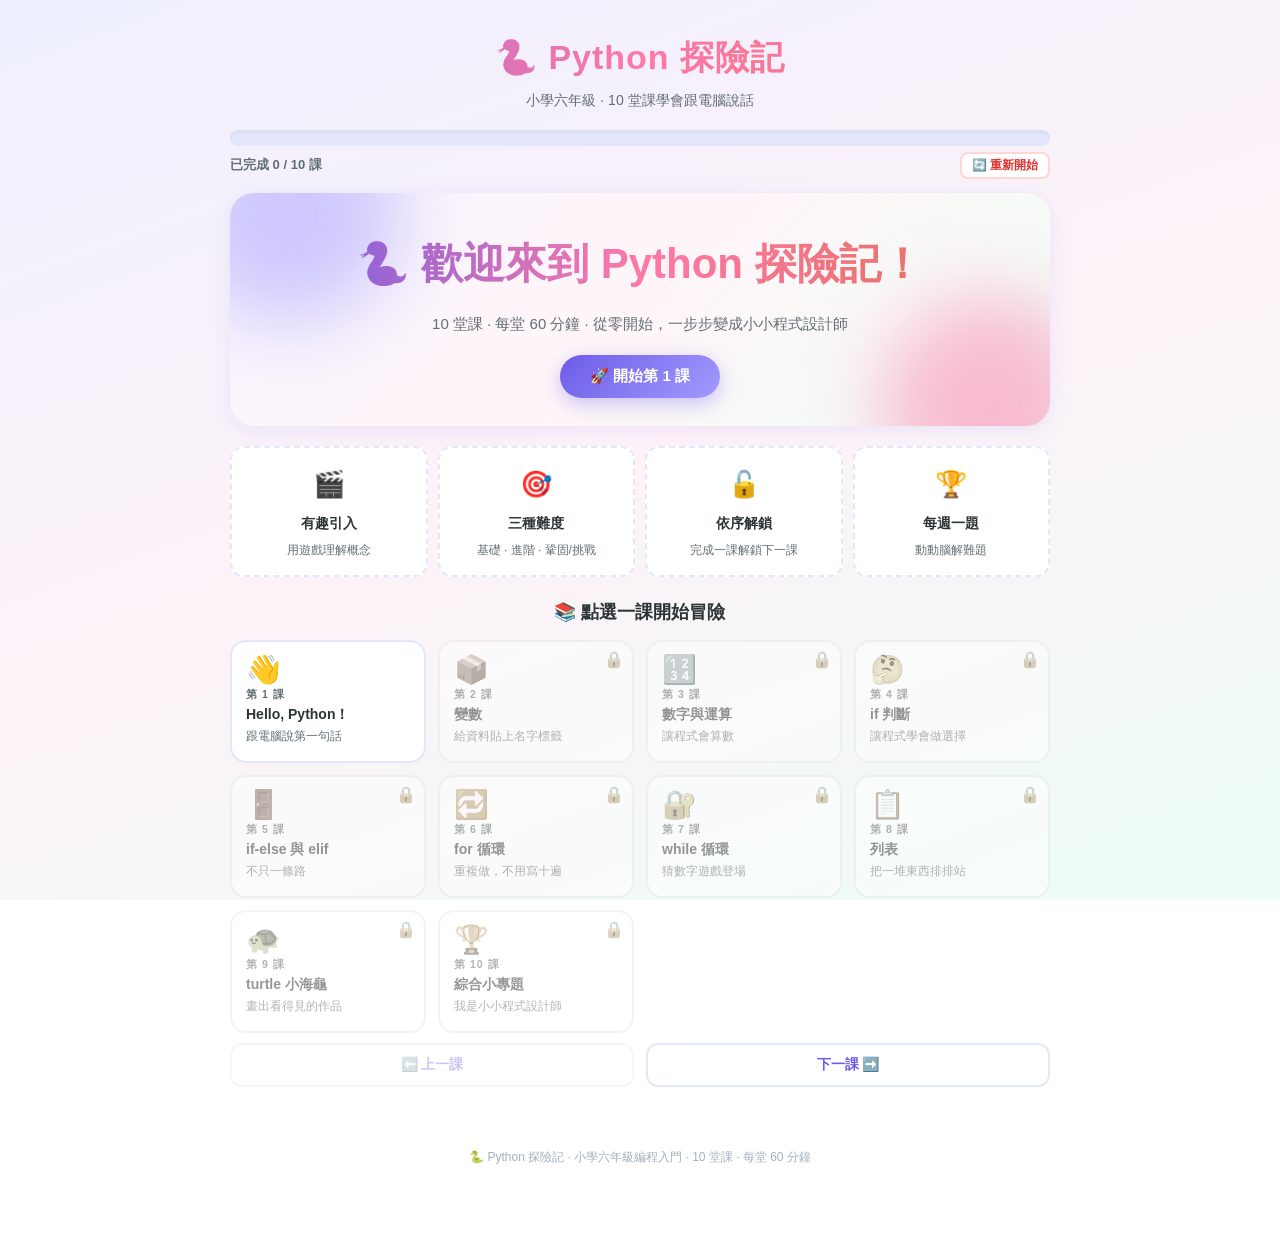
<file: pythonlearn.html>
<!DOCTYPE html>
<html lang="zh-Hant">
<head>
<meta charset="UTF-8">
<meta name="viewport" content="width=device-width, initial-scale=1.0">
<title>🐍 Python 探險記｜小六編程入門</title>
<style>
  :root {
    --purple: #6C5CE7;
    --pink: #FD79A8;
    --green: #00B894;
    --blue: #0984E3;
    --orange: #E17055;
    --yellow: #FDCB6E;
    --dark: #2D3436;
    --gray: #636E72;
  }
  * { box-sizing: border-box; margin: 0; padding: 0; }
  body {
    font-family: -apple-system, BlinkMacSystemFont, "PingFang TC", "Microsoft JhengHei", "Helvetica Neue", sans-serif;
    background: linear-gradient(160deg, #EEF0FF 0%, #FDF2F8 50%, #ECFDF5 100%);
    background-attachment: fixed;
    color: var(--dark);
    line-height: 1.75;
    min-height: 100vh;
    padding-bottom: 60px;
  }
  header { text-align: center; padding: 28px 20px 8px; }
  header h1 {
    font-size: clamp(22px, 4.5vw, 34px); font-weight: 800;
    background: linear-gradient(90deg, var(--purple), var(--pink), var(--orange));
    -webkit-background-clip: text; background-clip: text;
    -webkit-text-fill-color: transparent; letter-spacing: 1px;
  }
  header .tagline { color: var(--gray); font-size: 14px; }

  .progress-wrap { max-width: 860px; margin: 10px auto 14px; padding: 0 20px; }
  .progress-bar { height: 16px; background: #E4E7FB; border-radius: 99px; overflow: hidden; box-shadow: inset 0 2px 4px rgba(0,0,0,.06); }
  .progress-fill { height: 100%; width: 0%; background: linear-gradient(90deg, var(--green), #55EFC4); border-radius: 99px; transition: width .5s cubic-bezier(.34,1.56,.64,1); }
  .progress-row {
    display: flex; justify-content: space-between; align-items: center;
    gap: 10px; margin-top: 6px;
  }
  .progress-text { font-size: 13px; color: var(--gray); font-weight: 600; flex: 1; }
  .reset-btn {
    background: #fff;
    border: 2px solid #FFD6D6;
    color: #E03131;
    border-radius: 8px;
    padding: 3px 10px;
    font-size: 12px;
    font-weight: 700;
    cursor: pointer;
    font-family: inherit;
    transition: all .2s;
    flex-shrink: 0;
    display: flex;
    align-items: center;
    gap: 4px;
  }
  .reset-btn:hover {
    background: #E03131;
    color: #fff;
    border-color: #E03131;
    transform: translateY(-2px);
  }

  main { max-width: 860px; margin: 0 auto; padding: 0 20px; }
  .lesson { display: none; animation: fadeIn .35s ease; }
  .lesson.active { display: block; }
  @keyframes fadeIn { from { opacity: 0; transform: translateY(12px); } to { opacity: 1; transform: translateY(0); } }

  .hero {
    background: linear-gradient(135deg, #F8F5FF 0%, #FFF5F8 50%, #F0FFF8 100%);
    border-radius: 24px; padding: 34px 22px 28px; margin-bottom: 20px; text-align: center;
    position: relative; overflow: hidden; box-shadow: 0 4px 20px rgba(108,92,231,.10);
  }
  .hero::before, .hero::after { content: ""; position: absolute; border-radius: 50%; filter: blur(40px); opacity: .5; pointer-events: none; }
  .hero::before { width: 220px; height: 220px; background: #A29BFE; top: -90px; left: -50px; }
  .hero::after { width: 220px; height: 220px; background: #FD79A8; bottom: -90px; right: -50px; }
  .hero > * { position: relative; z-index: 1; }
  .hero-title {
    font-size: clamp(26px, 5vw, 42px); font-weight: 800;
    background: linear-gradient(90deg, var(--purple), var(--pink), var(--orange));
    -webkit-background-clip: text; background-clip: text; -webkit-text-fill-color: transparent; margin-bottom: 10px;
  }
  .hero-sub { font-size: 15px; color: var(--gray); margin-bottom: 18px; }
  .hero-start {
    background: linear-gradient(135deg, var(--purple), #A29BFE); color: #fff; border: none;
    padding: 12px 30px; border-radius: 99px; font-size: 15px; font-weight: 800;
    cursor: pointer; font-family: inherit; box-shadow: 0 6px 20px rgba(108,92,231,.35); transition: all .25s;
  }
  .hero-start:hover { transform: translateY(-3px); box-shadow: 0 10px 26px rgba(108,92,231,.5); }

  .home-features { display: grid; grid-template-columns: repeat(auto-fit, minmax(160px, 1fr)); gap: 10px; margin-bottom: 20px; }
  .feature { background: #fff; border: 2px dashed #E4E7FB; border-radius: 14px; padding: 14px 12px; text-align: center; display: flex; flex-direction: column; gap: 4px; }
  .feature-icon { font-size: 26px; }
  .feature strong { font-size: 14px; color: var(--dark); }
  .feature span:last-child { font-size: 12px; color: var(--gray); }

  .home-title { font-size: 18px; font-weight: 800; margin: 20px 0 12px; text-align: center; color: var(--dark); }
  .lesson-grid { display: grid; grid-template-columns: repeat(auto-fill, minmax(160px, 1fr)); gap: 12px; margin-bottom: 10px; }
  .lesson-card {
    background: #fff; border: 2px solid #E4E7FB; border-radius: 16px; padding: 14px 14px 16px;
    cursor: pointer; text-align: left; font-family: inherit; transition: all .25s;
    display: flex; flex-direction: column; gap: 4px; position: relative; overflow: hidden;
  }
  .lesson-card:hover { transform: translateY(-4px); border-color: var(--purple); box-shadow: 0 10px 24px rgba(108,92,231,.18); }
  .lesson-card .card-emoji { font-size: 28px; line-height: 1; }
  .lesson-card .card-num { font-size: 10.5px; color: var(--gray); font-weight: 700; letter-spacing: 1px; }
  .lesson-card .card-title { font-size: 14px; font-weight: 800; color: var(--dark); }
  .lesson-card .card-desc { font-size: 12px; color: var(--gray); line-height: 1.4; }
  .lesson-card.done { background: linear-gradient(135deg, #F0FFF8, #E8FBF3); border-color: #55EFC4; }
  .lesson-card.done::after {
    content: "✓"; position: absolute; top: 8px; right: 8px;
    background: var(--green); color: #fff; width: 20px; height: 20px; border-radius: 50%; font-size: 12px;
    display: flex; align-items: center; justify-content: center;
  }
  .lesson-card.locked {
    opacity: .5; cursor: not-allowed; filter: grayscale(.7);
  }
  .lesson-card.locked:hover {
    transform: none; border-color: #E4E7FB; box-shadow: none;
  }
  .lesson-card.locked::after {
    content: "🔒"; position: absolute; top: 8px; right: 8px; font-size: 16px;
  }

  .lesson-header {
    background: #fff; border-radius: 22px; padding: 22px 24px; margin-bottom: 12px;
    box-shadow: 0 4px 20px rgba(108,92,231,.10); border-left: 8px solid var(--purple);
    position: relative; overflow: hidden;
  }
  .lesson-header::before { content: ""; position: absolute; right: -30px; top: -30px; width: 130px; height: 130px; border-radius: 50%; background: linear-gradient(135deg, #EEEBFF, #FDEFF7); }
  .lesson-header > * { position: relative; z-index: 1; }
  .lesson-num { display: inline-block; background: linear-gradient(135deg, var(--purple), #A29BFE); color: #fff; font-size: 12px; font-weight: 700; padding: 3px 14px; border-radius: 99px; margin-bottom: 8px; }
  .lesson-header h2 { font-size: clamp(18px, 3.5vw, 26px); font-weight: 800; margin-bottom: 2px; }
  .lesson-header .subtitle { color: var(--gray); font-size: 14px; }

  .info-grid { display: grid; grid-template-columns: repeat(auto-fit, minmax(240px, 1fr)); gap: 12px; margin-bottom: 14px; }
  .info-card { border-radius: 16px; padding: 12px 16px; background: #fff; border: 2px dashed #DDE1FA; }
  .info-card.pink { border-color: #FFD6E8; background: #FFF8FB; }
  .info-card.blue { border-color: #D6E9FF; background: #F5FAFF; }
  .info-label { font-size: 12px; font-weight: 700; color: var(--gray); margin-bottom: 6px; letter-spacing: .5px; }
  .info-card code { display: block; background: #1E1E2E; color: #A6E3A1; padding: 7px 10px; border-radius: 8px; font-family: "Consolas", "Monaco", "Courier New", monospace; font-size: 13px; overflow-x: auto; white-space: pre; }

  .rhyme { display: flex; align-items: center; gap: 10px; background: linear-gradient(135deg, #FFF9E6, #FFF3D6); border-radius: 14px; padding: 12px 16px; margin-bottom: 14px; font-size: 14px; border: 2px solid #FFE9A8; }
  .rhyme-icon { font-size: 22px; flex-shrink: 0; }
  .rhyme strong { color: var(--orange); }

  .block { background: #fff; border-radius: 18px; padding: 18px 22px; margin-bottom: 14px; box-shadow: 0 3px 14px rgba(108,92,231,.07); border-top: 5px solid #E4E7FB; }
  .block h3 { font-size: 16px; font-weight: 800; margin-bottom: 10px; display: flex; align-items: center; gap: 8px; }
  .block p { margin-bottom: 8px; font-size: 14px; }
  .block p:last-child { margin-bottom: 0; }
  .block ul { padding-left: 20px; margin: 6px 0; }
  .block li { margin-bottom: 5px; font-size: 14px; }
  .block.intro { border-top-color: var(--blue); }
  .block.base { border-top-color: var(--green); }
  .block.adv { border-top-color: var(--purple); }
  .block.chal { border-top-color: var(--orange); }
  .block.summary { border-top-color: var(--pink); background: #FFF8FB; }
  .block.homework { border-top-color: var(--yellow); background: #FFFDF5; }

  .code-wrap { position: relative; margin: 10px 0; }
  pre.code { background: #1E1E2E; color: #CDD6F4; padding: 16px 18px; border-radius: 12px; font-family: "Consolas", "Monaco", "Courier New", monospace; font-size: 13.5px; line-height: 1.7; overflow-x: auto; box-shadow: 0 6px 18px rgba(30,30,46,.22); tab-size: 4; }
  pre.code .str { color: #A6E3A1; }
  pre.code .kw { color: #CBA6F7; font-weight: 700; }
  pre.code .fn { color: #89B4FA; }
  pre.code .num { color: #FAB387; }
  pre.code .cmt { color: #6C7086; font-style: italic; }

  .copy-btn { position: absolute; top: 8px; right: 8px; background: rgba(255,255,255,.12); border: none; color: #CDD6F4; border-radius: 8px; padding: 4px 10px; font-size: 12px; cursor: pointer; transition: all .2s; font-family: inherit; }
  .copy-btn:hover { background: rgba(255,255,255,.25); }

  .reveal-btn { background: linear-gradient(135deg, #FFF0F6, #FFE4EF); border: 2px solid #FFC7DE; color: #D6306F; font-weight: 700; border-radius: 10px; padding: 7px 16px; font-size: 13px; cursor: pointer; font-family: inherit; transition: all .2s; margin-top: 6px; }
  .reveal-btn:hover { transform: translateY(-2px); box-shadow: 0 4px 12px rgba(214,48,111,.2); }
  .reveal-box { display: none; margin-top: 10px; padding: 12px 16px; background: #FFF9FB; border-left: 4px solid var(--pink); border-radius: 10px; font-size: 13.5px; }
  .reveal-box.show { display: block; animation: fadeIn .3s; }

  .quiz { background: linear-gradient(135deg, #F0F7FF, #EEF0FF); border: 2px solid #D6E4FF; border-radius: 18px; padding: 16px 20px; margin-bottom: 14px; }
  .quiz-q { font-weight: 800; font-size: 14px; margin-bottom: 10px; color: var(--blue); }
  .quiz-options { display: flex; flex-direction: column; gap: 7px; }
  .quiz-options button { text-align: left; background: #fff; border: 2px solid #DDE6FF; border-radius: 10px; padding: 9px 14px; font-size: 13.5px; cursor: pointer; transition: all .2s; font-family: inherit; color: var(--dark); line-height: 1.5; }
  .quiz-options button:hover:not(:disabled) { border-color: var(--blue); transform: translateX(4px); }
  .quiz-options button:disabled { cursor: default; }
  .quiz-options button.correct { background: #E8FBF3; border-color: var(--green); color: #00795A; font-weight: 700; }
  .quiz-options button.wrong { background: #FFF0F0; border-color: #FF6B6B; color: #C92A2A; }
  .quiz-feedback { margin-top: 10px; font-weight: 700; font-size: 13.5px; min-height: 20px; }
  .quiz-feedback.correct { color: var(--green); }
  .quiz-feedback.wrong { color: #E03131; }

  .complete-btn { display: block; width: 100%; background: linear-gradient(135deg, var(--green), #55EFC4); color: #fff; border: none; border-radius: 14px; padding: 14px; font-size: 15px; font-weight: 800; cursor: pointer; font-family: inherit; transition: all .25s; box-shadow: 0 6px 18px rgba(0,184,148,.3); margin-bottom: 14px; }
  .complete-btn:hover { transform: translateY(-3px); box-shadow: 0 10px 24px rgba(0,184,148,.4); }
  .complete-btn.is-done { background: linear-gradient(135deg, #B2BEC3, #DFE6E9); box-shadow: none; cursor: default; }

  /* ===== 課程選擇選單（置於每節課頂部） ===== */
  .course-menu {
    background: #fff; border-radius: 18px; padding: 14px 18px; margin-bottom: 14px;
    border: 2px dashed #E4E7FB; transition: all .3s;
  }
  .course-menu.is-done {
    border-color: #55EFC4;
    background: linear-gradient(135deg, #F0FFF8, #fff);
    box-shadow: 0 4px 16px rgba(0,184,148,.12);
  }
  .menu-header {
    display: flex; align-items: center; gap: 8px;
    font-weight: 800; font-size: 15px; margin-bottom: 4px;
  }
  .menu-icon { font-size: 20px; }
  .menu-home-btn {
    margin-left: auto;
    background: linear-gradient(135deg, #FFF9E6, #FFF3D6);
    border: 2px solid #FFE9A8;
    color: var(--orange);
    border-radius: 8px;
    padding: 3px 10px;
    font-size: 12px;
    font-weight: 700;
    cursor: pointer;
    font-family: inherit;
    transition: all .2s;
  }
  .menu-home-btn:hover {
    transform: translateY(-2px);
    background: var(--orange); color: #fff; border-color: var(--orange);
  }
  .menu-hint { font-size: 12.5px; color: var(--gray); margin-bottom: 10px; }
  .course-menu.is-done .menu-hint { color: #00795A; font-weight: 700; }
  .menu-grid { display: grid; grid-template-columns: repeat(auto-fill, minmax(115px, 1fr)); gap: 7px; }
  .menu-btn {
    padding: 7px 10px; border-radius: 10px; border: 2px solid #E4E7FB;
    background: #F8F9FF; font-size: 12px; font-family: inherit;
    cursor: pointer; transition: all .2s; color: var(--gray);
    position: relative; text-align: left;
  }
  .menu-btn:disabled { opacity: .5; cursor: not-allowed; padding-right: 22px; }
  .menu-btn:disabled::after { content: "🔒"; position: absolute; top: 50%; right: 6px; transform: translateY(-50%); font-size: 10px; }
  .menu-btn:not(:disabled):hover { border-color: var(--purple); color: var(--purple); transform: translateY(-2px); background: #fff; }
  .menu-btn.current { background: linear-gradient(135deg, var(--purple), #A29BFE); color: #fff; border-color: transparent; font-weight: 700; }
  .menu-btn.current:disabled { opacity: .85; }
  .menu-btn.done::before { content: "✓"; color: var(--green); font-weight: 800; margin-right: 3px; }
  .menu-btn.current.done::before { color: #fff; }

  .pager { display: flex; justify-content: space-between; gap: 12px; margin-bottom: 40px; }
  .pager button { flex: 1; background: #fff; border: 2px solid #E4E7FB; border-radius: 12px; padding: 11px; font-size: 14px; font-weight: 700; color: var(--purple); cursor: pointer; font-family: inherit; transition: all .2s; }
  .pager button:hover:not(:disabled) { background: var(--purple); color: #fff; border-color: var(--purple); transform: translateY(-2px); }
  .pager button:disabled { opacity: .35; cursor: default; }

  footer { text-align: center; color: #A4B0BE; font-size: 12px; padding: 20px; }

  @media (max-width: 600px) {
    .block { padding: 16px 16px; }
    .lesson-header { padding: 18px 18px; }
    pre.code { font-size: 12px; padding: 12px 12px; }
    .lesson-grid { grid-template-columns: repeat(auto-fill, minmax(140px, 1fr)); }
    .menu-grid { grid-template-columns: repeat(auto-fill, minmax(100px, 1fr)); }
  }
</style>
</head>
<body>

<header>
  <h1>🐍 Python 探險記</h1>
  <p class="tagline">小學六年級 · 10 堂課學會跟電腦說話</p>
</header>

<div class="progress-wrap">
  <div class="progress-bar"><div class="progress-fill" id="progressFill"></div></div>
  <div class="progress-row">
    <div class="progress-text" id="progressText">已完成 0 / 10 課</div>
    <button class="reset-btn" onclick="resetAll()">🔄 重新開始</button>
  </div>
</div>

<main id="main">

<!-- ==================== 首頁 ==================== -->
<section class="lesson home active" data-id="0">
  <div class="hero">
    <div class="hero-title">🐍 歡迎來到 Python 探險記！</div>
    <p class="hero-sub">10 堂課 · 每堂 60 分鐘 · 從零開始，一步步變成小小程式設計師</p>
    <button class="hero-start" onclick="showLesson(1)">🚀 開始第 1 課</button>
  </div>

  <div class="home-features">
    <div class="feature">
      <span class="feature-icon">🎬</span>
      <strong>有趣引入</strong>
      <span>用遊戲理解概念</span>
    </div>
    <div class="feature">
      <span class="feature-icon">🎯</span>
      <strong>三種難度</strong>
      <span>基礎 · 進階 · 鞏固/挑戰</span>
    </div>
    <div class="feature">
      <span class="feature-icon">🔓</span>
      <strong>依序解鎖</strong>
      <span>完成一課解鎖下一課</span>
    </div>
    <div class="feature">
      <span class="feature-icon">🏆</span>
      <strong>每週一題</strong>
      <span>動動腦解難題</span>
    </div>
  </div>

  <h2 class="home-title">📚 點選一課開始冒險</h2>
  <div class="lesson-grid" id="lessonGrid"></div>
</section>

<!-- ==================== 第 1 課 ==================== -->
<section class="lesson" data-id="1">
  <div class="lesson-header">
    <span class="lesson-num">第 1 課</span>
    <h2>👋 Hello, Python！</h2>
    <p class="subtitle">跟電腦說第一句話</p>
  </div>

  <div class="info-grid">
    <div class="info-card pink">
      <div class="info-label">📝 本節要學的語句</div>
      <code>print("text")</code>
    </div>
    <div class="info-card blue">
      <div class="info-label">📐 需要記住的格式</div>
      <code>print("你要說的話")</code>
    </div>
  </div>

  <div class="rhyme">
    <span class="rhyme-icon">🎵</span>
    <span>記憶口訣：<strong>print 括號手中拿，文字住進引號家。</strong></span>
  </div>

  <div class="block intro">
    <h3>🎬 引入活動：人類指令 vs 電腦指令</h3>
    <p>老師請一位同學上台，說「向前走一步」，同學照做。接著老師自己扮演電腦，聽到同樣的指令卻「走到黑板寫字」。</p>
    <p>💡 <strong>問題：</strong>為什麼同一個指令，人和電腦做的不一樣？</p>
    <p>答案是——<strong>電腦只聽得懂非常精確的指令</strong>。Python 就是我們跟電腦說話的語言。先看看電腦是怎麼「說話」的：</p>
    <div class="code-wrap">
      <button class="copy-btn">📋 複製</button>
      <pre class="code">print("Hello, Class 6A!")</pre>
    </div>
  </div>

  <div class="block base">
    <h3>🎯 活動一（基礎）：讓電腦說出你的名字</h3>
    <p>打開 Thonny 或 IDLE，輸入並執行下面三行，把橫線換成你自己的資料：</p>
    <div class="code-wrap">
      <button class="copy-btn">📋 複製</button>
      <pre class="code">print("Hello, my name is ______")
print("I am 12 years old")
print("I like basketball")</pre>
    </div>
    <p>✅ <strong>目標：</strong>成功看到三行字出現在畫面上。老師只檢查一件事——括號和引號有沒有成對！</p>
  </div>

  <div class="block adv">
    <h3>🚀 活動二（進階）：用 print 排出一個笑臉</h3>
    <p>不學新語法，只用很多個 <code>print</code> 拼出圖案：</p>
    <div class="code-wrap">
      <button class="copy-btn">📋 複製</button>
      <pre class="code">print("  ***  ")
print(" *   * ")
print("* O O *")
print("*  v  *")
print(" *   * ")
print("  ***  ")</pre>
    </div>
    <p>✨ <strong>進階任務：</strong>在圖案旁邊多印一行「作者簽名」。不用完美對齊，重點是體驗「程式可以創造畫面」。</p>
  </div>

  <div class="block chal">
    <h3>🧩 活動三：鞏固 / 挑戰</h3>
    <p><strong>🟢 鞏固（後進生）：</strong>下面三行少了引號或括號，請把缺少的符號補上去，執行成功就過關！</p>
    <div class="code-wrap">
      <button class="copy-btn">📋 複製</button>
      <pre class="code">print("Hello"
print"Python")
print("Goodbye")</pre>
    </div>
    <p><strong>🔥 挑戰（資優生）：</strong>只用 <code>print</code>，排出一個「有兩層」的圖案，例如一顆愛心上面再加一行 <code>♥ Python ♥</code>，並嘗試讓左右對稱。</p>
    <button class="reveal-btn" onclick="toggleReveal(this)">💡 看挑戰提示</button>
    <div class="reveal-box">
      小技巧：先用「格數」在紙上畫一次，數一數每個符號前面有幾個空格，再照著打進 <code>print("...")</code> 裡面。
    </div>
  </div>

  <div class="block summary">
    <h3>📌 總結</h3>
    <p>一起念口訣：<strong>「print 括號手中拿，文字住進引號家。」</strong></p>
    <p>🤔 想一想：如果括號少一個，電腦會開心還是會生氣？—— 之後看到報錯訊息不要怕，那是電腦在告訴你哪裡沒對齊，不是你做錯人！</p>
  </div>

  <div class="block homework">
    <h3>🏆 每週一題</h3>
    <p>寫一個程式，讓電腦說出<strong>三句你喜歡的話</strong>，其中一句必須包含你的座號。</p>
    <p>💡 提示：就是三個 <code>print</code>，一句一行，文字要放進引號裡。</p>
    <button class="reveal-btn" onclick="toggleReveal(this)">🔍 看參考答案</button>
    <div class="reveal-box">
      <div class="code-wrap" style="margin:0">
        <button class="copy-btn">📋 複製</button>
        <pre class="code">print("I like basketball")
print("My class number is 15")
print("I like Python")</pre>
      </div>
    </div>
  </div>

  <div class="quiz">
    <div class="quiz-q">❓ 小測驗：下面哪一行才是正確的 Python 語法？</div>
    <div class="quiz-options">
      <button onclick="answer(this, true)">A. <code>print("Hello")</code></button>
      <button onclick="answer(this, false)">B. <code>print(Hello)</code></button>
      <button onclick="answer(this, false)">C. <code>Print "Hello"</code></button>
    </div>
    <div class="quiz-feedback"></div>
  </div>

  <button class="complete-btn" onclick="toggleComplete(1)">✅ 我學會了！標記本課完成</button>
</section>

<!-- ==================== 第 2 課 ==================== -->
<section class="lesson" data-id="2">
  <div class="lesson-header">
    <span class="lesson-num">第 2 課</span>
    <h2>📦 變數——給資料貼上名字標籤</h2>
    <p class="subtitle">電腦的記憶小盒子</p>
  </div>

  <div class="info-grid">
    <div class="info-card pink">
      <div class="info-label">📝 本節要學的語句</div>
      <code>variable = value
input("prompt")</code>
    </div>
    <div class="info-card blue">
      <div class="info-label">📐 需要記住的格式</div>
      <code>名字 = 內容
input("你想問的問題")</code>
    </div>
  </div>

  <div class="rhyme">
    <span class="rhyme-icon">🎵</span>
    <span>記憶口訣：<strong>等號左邊存名字，右邊資料放進去；input 一問一答，答案自動存進變數裡。</strong></span>
  </div>

  <div class="block intro">
    <h3>🎬 引入活動：魔法盒遊戲</h3>
    <p>老師拿出三個貼著標籤的盒子，分別寫 <code>name</code>、<code>age</code>、<code>color</code>。把寫著「小明」的紙放進 <code>name</code> 盒，把「12」放進 <code>age</code> 盒，把「藍色」放進 <code>color</code> 盒。</p>
    <p>💡 <strong>問題：</strong>現在我只要說「打開 name 盒」，是不是就知道裡面是什麼？</p>
    <p><strong>變數就是電腦裡的貼標籤魔法盒</strong>——你把東西放進去，之後用標籤名稱就能拿出來用。</p>
  </div>

  <div class="block base">
    <h3>🎯 活動一（基礎）：做一張自我介紹卡</h3>
    <div class="code-wrap">
      <button class="copy-btn">📋 複製</button>
      <pre class="code">name = input("What is your name? ")
grade = input("What grade are you in? ")
print("Hello, I am " + name)
print("I am in grade " + grade)</pre>
    </div>
    <p>✅ <strong>目標：</strong>理解 <code>input</code> 拿到的東西會存進等號左邊的名字裡，<code>print</code> 可以把它拿出來用。</p>
  </div>

  <div class="block adv">
    <h3>🚀 活動二（進階）：交換兩個變數</h3>
    <p>想像你有兩杯飲料要交換，需要第三個空杯子！</p>
    <div class="code-wrap">
      <button class="copy-btn">📋 複製</button>
      <pre class="code">a = input("First word: ")
b = input("Second word: ")
print("Before: a=" + a + ", b=" + b)
temp = a
a = b
b = temp
print("After: a=" + a + ", b=" + b)</pre>
    </div>
    <p>✨ <code>temp</code> 就是那個「第三個空杯子」。不用完全自己寫出來，可以先補上 <code>temp</code> 那三行。</p>
  </div>

  <div class="block chal">
    <h3>🧩 活動三：鞏固 / 挑戰</h3>
    <p><strong>🟢 鞏固：</strong>下面的程式有一個「標籤貼錯」了，找出並修正它：</p>
    <div class="code-wrap">
      <button class="copy-btn">📋 複製</button>
      <pre class="code">name = input("What is your name? ")
print("Hello, I am " + nane)</pre>
    </div>
    <p><strong>🔥 挑戰：</strong>設計一個「三分鐘訪問」程式，連續問三個問題，最後用一段話全部輸出。</p>
    <button class="reveal-btn" onclick="toggleReveal(this)">🔍 看挑戰參考</button>
    <div class="reveal-box">
      <div class="code-wrap" style="margin:0">
        <button class="copy-btn">📋 複製</button>
        <pre class="code">subject = input("Favorite subject? ")
food = input("Favorite food? ")
activity = input("What do you want to do after class? ")
print("You like " + subject + ", love " + food + ", and want to " + activity)</pre>
      </div>
    </div>
  </div>

  <div class="block summary">
    <h3>📌 總結</h3>
    <p>公式 <code>variable = value</code> 裡的等號<strong>不是數學的「等於」，而是「放進去」</strong>。</p>
    <p>請用一句話說出「變數是什麼」—— 魔法盒 / 貼標籤的盒子 / 有名字的抽屜，都可以！</p>
  </div>

  <div class="block homework">
    <h3>🏆 每週一題</h3>
    <p>寫一個「點餐機」：問使用者「想喝什麼飲料？」和「要大杯還是小杯？」，最後印出：「好的，你要一杯 ___ 的 ___。」</p>
    <button class="reveal-btn" onclick="toggleReveal(this)">🔍 看參考答案</button>
    <div class="reveal-box">
      <div class="code-wrap" style="margin:0">
        <button class="copy-btn">📋 複製</button>
        <pre class="code">drink = input("What drink do you want? ")
size = input("Large or small? ")
print("OK, you want a " + size + " " + drink)</pre>
      </div>
    </div>
  </div>

  <div class="quiz">
    <div class="quiz-q">❓ 小測驗：<code>name = input("...")</code> 這一行，等號右邊是什麼意思？</div>
    <div class="quiz-options">
      <button onclick="answer(this, false)">A. 把 name 印出來</button>
      <button onclick="answer(this, true)">B. 問使用者一個問題，並把答案存進 name</button>
      <button onclick="answer(this, false)">C. 判斷 name 是否等於答案</button>
    </div>
    <div class="quiz-feedback"></div>
  </div>

  <button class="complete-btn" onclick="toggleComplete(2)">✅ 我學會了！標記本課完成</button>
</section>

<!-- ==================== 第 3 課 ==================== -->
<section class="lesson" data-id="3">
  <div class="lesson-header">
    <span class="lesson-num">第 3 課</span>
    <h2>🔢 數字與運算——讓程式會算數</h2>
    <p class="subtitle">文字變數字，數字變文字</p>
  </div>

  <div class="info-grid">
    <div class="info-card pink">
      <div class="info-label">📝 本節要學的語句</div>
      <code>int(input("prompt"))
str(number)
+  -  *  /</code>
    </div>
    <div class="info-card blue">
      <div class="info-label">📐 需要記住的格式</div>
      <code>int(input("prompt"))</code>
    </div>
  </div>

  <div class="rhyme">
    <span class="rhyme-icon">🎵</span>
    <span>記憶口訣：<strong>input 拿進來是文字，int 一包變數字；文字數字要相加，str 先穿引號衣。</strong></span>
  </div>

  <div class="block intro">
    <h3>🎬 引入活動：為什麼 12 + 1 變成 121？</h3>
    <div class="code-wrap">
      <button class="copy-btn">📋 複製</button>
      <pre class="code">age = input("How old are you? ")
print(age + 1)</pre>
    </div>
    <p>輸入 <code>12</code> 之後，結果居然不是 <code>13</code>！🤯</p>
    <p>💡 <strong>原因：</strong><code>input</code> 拿到的永遠是「文字」，文字加文字只是「接起來」。所以我們需要 <code>int()</code>——把文字數字變成真數字的轉換器！</p>
  </div>

  <div class="block base">
    <h3>🎯 活動一（基礎）：年齡計算機</h3>
    <div class="code-wrap">
      <button class="copy-btn">📋 複製</button>
      <pre class="code">age = int(input("How old are you? "))
next_year = age + 1
print("Next year you will be " + str(next_year) + " years old!")</pre>
    </div>
    <p>✅ 老師要盯住兩件事：<code>int(</code> 和 <code>input(</code> 的括號層次；<code>str()</code> 只在「數字要和文字用 <code>+</code> 接起來」時才需要。</p>
    <p>💡 小實驗：故意拿掉 <code>str()</code> 看報錯，再放回去——用「錯誤」來記規則！</p>
  </div>

  <div class="block adv">
    <h3>🚀 活動二（進階）：小小收銀機</h3>
    <div class="code-wrap">
      <button class="copy-btn">📋 複製</button>
      <pre class="code">price = int(input("How much is one notebook? "))
count = int(input("How many notebooks? "))
total = price * count
print("Total: " + str(total) + " dollars")
pay = int(input("How much do you pay? "))
change = pay - total
print("Change: " + str(change) + " dollars")</pre>
    </div>
    <p>✨ 這是最能建立「程式真的有用」的活動——你可以自己做一台收銀機！</p>
  </div>

  <div class="block chal">
    <h3>🧩 活動三：鞏固 / 挑戰</h3>
    <p><strong>🟢 鞏固：</strong>當個「小醫生」，把下面三行的毛病圈出來：</p>
    <div class="code-wrap">
      <button class="copy-btn">📋 複製</button>
      <pre class="code">age = imt(input("Age? "))
print("Next year " + next_year)
total = price * count)</pre>
    </div>
    <p><strong>🔥 挑戰：</strong>零錢換算機——輸入金額，算出「可以換幾杯 35 元的飲料，還剩多少元」。</p>
    <button class="reveal-btn" onclick="toggleReveal(this)">🔍 看挑戰提示（// 和 %）</button>
    <div class="reveal-box">
      <p><code>//</code> 是「整除」（只要商），<code>%</code> 是「取餘數」（只要剩下多少）。</p>
      <div class="code-wrap" style="margin:8px 0 0">
        <button class="copy-btn">📋 複製</button>
        <pre class="code">money = int(input("How much money? "))
cups = money // 35
left = money % 35
print("You can buy " + str(cups) + " cups, and " + str(left) + " dollars left")</pre>
      </div>
    </div>
  </div>

  <div class="block summary">
    <h3>📌 總結</h3>
    <p>記住這五個步驟：<strong>input → int → calculate → str → print</strong></p>
    <p>下次上課前，老師會用這五個詞快速複習喔！</p>
  </div>

  <div class="block homework">
    <h3>🏆 每週一題</h3>
    <p>寫一個「BMI 小幫手」簡化版：輸入身高（公分）和體重（公斤），輸出「你的身高是 ___ 公分，體重是 ___ 公斤」。</p>
    <button class="reveal-btn" onclick="toggleReveal(this)">🔍 看參考答案</button>
    <div class="reveal-box">
      <div class="code-wrap" style="margin:0">
        <button class="copy-btn">📋 複製</button>
        <pre class="code">height = int(input("Height in cm? "))
weight = int(input("Weight in kg? "))
print("Your height is " + str(height) + " cm, weight is " + str(weight) + " kg")</pre>
      </div>
    </div>
  </div>

  <div class="quiz">
    <div class="quiz-q">❓ 小測驗：為什麼要寫 <code>int(input(...))</code> 而不是只寫 <code>input(...)</code>？</div>
    <div class="quiz-options">
      <button onclick="answer(this, true)">A. 因為 input 拿到的是文字，要轉成數字才能計算</button>
      <button onclick="answer(this, false)">B. 因為 int 會讓程式跑得比較快</button>
      <button onclick="answer(this, false)">C. 因為 int 會自動加上引號</button>
    </div>
    <div class="quiz-feedback"></div>
  </div>

  <button class="complete-btn" onclick="toggleComplete(3)">✅ 我學會了！標記本課完成</button>
</section>

<!-- ==================== 第 4 課 ==================== -->
<section class="lesson" data-id="4">
  <div class="lesson-header">
    <span class="lesson-num">第 4 課</span>
    <h2>🤔 if 判斷——如果…就…</h2>
    <p class="subtitle">讓程式學會做選擇</p>
  </div>

  <div class="info-grid">
    <div class="info-card pink">
      <div class="info-label">📝 本節要學的語句</div>
      <code>if condition:
    ...</code>
    </div>
    <div class="info-card blue">
      <div class="info-label">📐 比較運算子</div>
      <code>&gt;  &lt;  ==  !=</code>
    </div>
  </div>

  <div class="rhyme">
    <span class="rhyme-icon">🎵</span>
    <span>記憶口訣：<strong>if 條件加冒號，下面縮進不能少；條件成立才執行，不成立就跳過掉。</strong></span>
  </div>

  <div class="block intro">
    <h3>🎬 引入活動：如果下雨，就…</h3>
    <p>老師問：「今天如果下雨，體育課做什麼？」學生答「在教室」。老師在黑板上寫：</p>
    <div class="code-wrap">
      <button class="copy-btn">📋 複製</button>
      <pre class="code">weather = input("Is it raining? (yes/no): ")
if weather == "yes":
    print("Have PE class in the classroom")</pre>
    </div>
    <p>💡 <strong>問題：</strong>如果沒下雨呢？—— 答案是：<code>if</code> 只處理「成立」的情況，不成立時它<strong>什麼都不做</strong>。</p>
  </div>

  <div class="block base">
    <h3>🎯 活動一（基礎）：密碼門衛</h3>
    <div class="code-wrap">
      <button class="copy-btn">📋 複製</button>
      <pre class="code">password = input("Enter password: ")
if password == "open123":
    print("Welcome!")</pre>
    </div>
    <p>⚠️ <strong>關鍵格式：</strong><code>==</code> 是「判斷相等」，不是 <code>=</code>！</p>
    <ul>
      <li>一個等號 <code>=</code> → 把東西放進去</li>
      <li>兩個等號 <code>==</code> → 問「相不相等？」</li>
    </ul>
    <p>還有——<strong>冒號下面那一行，要往右縮四格！</strong></p>
  </div>

  <div class="block adv">
    <h3>🚀 活動二（進階）：成績判斷</h3>
    <div class="code-wrap">
      <button class="copy-btn">📋 複製</button>
      <pre class="code">score = int(input("Enter score: "))
if score &gt;= 60:
    print("Pass!")
    print("Keep it up!")
if score &lt; 60:
    print("Try harder!")</pre>
    </div>
    <p>✨ <code>if</code> 下面可以縮進<strong>兩行</strong>，代表「條件成立時，這兩行都要做」。比較看看只縮進一行有什麼不同？</p>
  </div>

  <div class="block chal">
    <h3>🧩 活動三：鞏固 / 挑戰</h3>
    <p><strong>🟢 鞏固：</strong>下面的縮進亂掉了，把它調成一致，成功執行：</p>
    <div class="code-wrap">
      <button class="copy-btn">📋 複製</button>
      <pre class="code">score = int(input("Score: "))
if score &gt;= 60:
print("Pass")
  print("Keep it up")</pre>
    </div>
    <p><strong>🔥 挑戰：</strong>寫一個「體溫警示」程式：體溫 ≥ 37.5 印「Please rest」，&lt; 37.5 印「Normal temperature」。（提示：用兩個獨立的 <code>if</code>）</p>
    <button class="reveal-btn" onclick="toggleReveal(this)">🔍 看挑戰參考</button>
    <div class="reveal-box">
      <div class="code-wrap" style="margin:0">
        <button class="copy-btn">📋 複製</button>
        <pre class="code">temp = float(input("Temperature: "))
if temp &gt;= 37.5:
    print("Please rest")
if temp &lt; 37.5:
    print("Normal temperature")</pre>
      </div>
    </div>
  </div>

  <div class="block summary">
    <h3>📌 總結</h3>
    <p>全班一起比動作：唸到「if condition」時手指比冒號 ✌️，唸到「indentation」時手掌往右推 👉。</p>
    <p>用身體記格式，比死背有效！</p>
  </div>

  <div class="block homework">
    <h3>🏆 每週一題</h3>
    <p>寫一個「遊樂園身高檢查」程式：輸入身高（公分），如果 ≥ 120 就印出「You can ride the roller coaster!」。如果不到 120，<strong>什麼都不印</strong>。</p>
    <button class="reveal-btn" onclick="toggleReveal(this)">🔍 看參考答案</button>
    <div class="reveal-box">
      <div class="code-wrap" style="margin:0">
        <button class="copy-btn">📋 複製</button>
        <pre class="code">height = int(input("Height in cm? "))
if height &gt;= 120:
    print("You can ride the roller coaster!")</pre>
      </div>
    </div>
  </div>

  <div class="quiz">
    <div class="quiz-q">❓ 小測驗：<code>if</code> 那一行的最後面一定要有什麼？</div>
    <div class="quiz-options">
      <button onclick="answer(this, false)">A. 一個分號 ;</button>
      <button onclick="answer(this, true)">B. 一個冒號 :</button>
      <button onclick="answer(this, false)">C. 一個句號 。</button>
    </div>
    <div class="quiz-feedback"></div>
  </div>

  <button class="complete-btn" onclick="toggleComplete(4)">✅ 我學會了！標記本課完成</button>
</section>

<!-- ==================== 第 5 課 ==================== -->
<section class="lesson" data-id="5">
  <div class="lesson-header">
    <span class="lesson-num">第 5 課</span>
    <h2>🚪 if-else 與 elif——不只一條路</h2>
    <p class="subtitle">兩扇門、三扇門、更多扇門</p>
  </div>

  <div class="info-grid">
    <div class="info-card pink">
      <div class="info-label">📝 本節要學的語句</div>
      <code>if condition:
elif condition:
else:</code>
    </div>
    <div class="info-card blue">
      <div class="info-label">📐 需要記住的格式</div>
      <code>elif 和 else 要跟 if 左對齊</code>
    </div>
  </div>

  <div class="rhyme">
    <span class="rhyme-icon">🎵</span>
    <span>記憶口訣：<strong>if 打頭陣，elif 接著問，else 收尾不挑人；冒號下面縮四格，同一層級要對齊。</strong></span>
  </div>

  <div class="block intro">
    <h3>🎬 引入活動：兩扇門與三扇門</h3>
    <p>老師在地上用膠帶貼出「及格門」和「不及格門」，請學生拿分數卡選門走。接著再加入一扇「優秀門」，變成三扇門。</p>
    <p>💡 <code>else</code> 是「剩下的都來我這裡」；<code>elif</code> 是「再問一個條件」。</p>
  </div>

  <div class="block base">
    <h3>🎯 活動一（基礎）：及格 / 不及格</h3>
    <div class="code-wrap">
      <button class="copy-btn">📋 複製</button>
      <pre class="code">score = int(input("Score: "))
if score &gt;= 60:
    print("Pass")
else:
    print("Fail")</pre>
    </div>
    <p>⚠️ <code>else:</code> 要跟 <code>if</code> 的 <code>i</code> 對齊，<strong>不縮進</strong>，後面也<strong>不接條件</strong>。</p>
    <p>🤔 想一想：如果分數剛好 60，會走哪一邊？</p>
  </div>

  <div class="block adv">
    <h3>🚀 活動二（進階）：三等級成績</h3>
    <div class="code-wrap">
      <button class="copy-btn">📋 複製</button>
      <pre class="code">score = int(input("Score: "))
if score &gt;= 85:
    print("Excellent")
elif score &gt;= 60:
    print("Pass")
else:
    print("Keep trying")</pre>
    </div>
    <p>✨ <strong>進階點：</strong><code>elif</code> 的順序很重要——先問高標準，再問低標準。試試看把 <code>&gt;= 85</code> 和 <code>&gt;= 60</code> 對調，結果會發生什麼事？</p>
  </div>

  <div class="block chal">
    <h3>🧩 活動三：鞏固 / 挑戰</h3>
    <p><strong>🟢 鞏固：</strong>下面寫成 <code>else if</code> 是錯的，請修正成合法的 Python 格式：</p>
    <div class="code-wrap">
      <button class="copy-btn">📋 複製</button>
      <pre class="code">score = int(input("Score: "))
if score &gt;= 85:
    print("Excellent")
else if score &gt;= 60:
    print("Pass")
else:
    print("Keep trying")</pre>
    </div>
    <p><strong>🔥 挑戰：</strong>動物園票價——年齡 &lt; 6 免費，6～12 半價，13 以上全票。</p>
    <button class="reveal-btn" onclick="toggleReveal(this)">🔍 看挑戰參考</button>
    <div class="reveal-box">
      <div class="code-wrap" style="margin:0">
        <button class="copy-btn">📋 複製</button>
        <pre class="code">age = int(input("Age: "))
if age &lt; 6:
    print("Free")
elif age &lt; 13:
    print("Half price")
else:
    print("Full price")</pre>
      </div>
    </div>
  </div>

  <div class="block summary">
    <h3>📌 總結</h3>
    <p>畫一個「樓梯圖」：<code>if</code> 在最上面，<code>elif</code> 在中間，<code>else</code> 在最下面，每一層都左對齊。</p>
    <p>⚠️ 縮進只發生在「冒號的下一行」，<code>elif</code> 和 <code>else</code> 本身不縮進！</p>
  </div>

  <div class="block homework">
    <h3>🏆 每週一題</h3>
    <p>寫一個「飲料甜度」程式：輸入 1～3，1 印 Full sugar、2 印 Half sugar、3 印 No sugar，其他數字印 Please enter 1-3。</p>
    <button class="reveal-btn" onclick="toggleReveal(this)">🔍 看參考答案</button>
    <div class="reveal-box">
      <div class="code-wrap" style="margin:0">
        <button class="copy-btn">📋 複製</button>
        <pre class="code">level = int(input("Sweetness level 1-3: "))
if level == 1:
    print("Full sugar")
elif level == 2:
    print("Half sugar")
elif level == 3:
    print("No sugar")
else:
    print("Please enter 1-3")</pre>
      </div>
    </div>
  </div>

  <div class="quiz">
    <div class="quiz-q">❓ 小測驗：<code>else:</code> 後面可以接條件嗎？</div>
    <div class="quiz-options">
      <button onclick="answer(this, false)">A. 可以，例如 <code>else score &gt; 10:</code></button>
      <button onclick="answer(this, true)">B. 不行，<code>else</code> 就是「剩下的全部」，直接冒號</button>
      <button onclick="answer(this, false)">C. 要看情況，有時候可以</button>
    </div>
    <div class="quiz-feedback"></div>
  </div>

  <button class="complete-btn" onclick="toggleComplete(5)">✅ 我學會了！標記本課完成</button>
</section>

<!-- ==================== 第 6 課 ==================== -->
<section class="lesson" data-id="6">
  <div class="lesson-header">
    <span class="lesson-num">第 6 課</span>
    <h2>🔁 for 循環——重複做，不用寫十遍</h2>
    <p class="subtitle">叫電腦幫你重複</p>
  </div>

  <div class="info-grid">
    <div class="info-card pink">
      <div class="info-label">📝 本節要學的語句</div>
      <code>for i in range(times):
    ...</code>
    </div>
    <div class="info-card blue">
      <div class="info-label">📐 需要記住的格式</div>
      <code>range(5) → 0,1,2,3,4
range(1, 6) → 1,2,3,4,5</code>
    </div>
  </div>

  <div class="rhyme">
    <span class="rhyme-icon">🎵</span>
    <span>記憶口訣：<strong>for 連 in，range 給次數；從零開始數，冒號縮進不能誤。</strong></span>
  </div>

  <div class="block intro">
    <h3>🎬 引入活動：做 5 下開合跳</h3>
    <p>老師請全班做 5 下開合跳，邊做邊數「0、1、2、3、4」。</p>
    <p>💡 <strong>問題：</strong>如果要電腦做 100 下，你會寫 100 行 <code>print</code> 嗎？</p>
    <p><strong>循環 = 叫電腦幫你重複！</strong></p>
    <div class="code-wrap">
      <button class="copy-btn">📋 複製</button>
      <pre class="code">for i in range(5):
    print(i)</pre>
    </div>
    <p>把「5」對應到「做 5 下」，把 <code>i</code> 對應到「現在數到第幾下」。</p>
  </div>

  <div class="block base">
    <h3>🎯 活動一（基礎）：印出 1 到 10</h3>
    <div class="code-wrap">
      <button class="copy-btn">📋 複製</button>
      <pre class="code">for i in range(1, 11):
    print(i)</pre>
    </div>
    <p>⚠️ <code>range(1, 11)</code> 是「從 1 開始，到 11 <strong>之前</strong>停止」，所以會印出 1～10。</p>
    <p>🎯 小挑戰：改成 <code>range(1, 6)</code>，先猜會印出什麼，再執行驗證！</p>
  </div>

  <div class="block adv">
    <h3>🚀 活動二（進階）：有變化的重複</h3>
    <p>循環變數 <code>i</code> 不只能數次數，還可以放進 <code>print</code> 裡：</p>
    <div class="code-wrap">
      <button class="copy-btn">📋 複製</button>
      <pre class="code">for i in range(1, 6):
    print("Round " + str(i) + ": Keep going!")</pre>
    </div>
    <p>再進一步——讓星號一次比一次多一顆：</p>
    <div class="code-wrap">
      <button class="copy-btn">📋 複製</button>
      <pre class="code">for i in range(1, 6):
    print("*" * i)</pre>
    </div>
  </div>

  <div class="block chal">
    <h3>🧩 活動三：鞏固 / 挑戰</h3>
    <p><strong>🟢 鞏固：</strong>先猜猜看，下面兩段程式分別會印出什麼？再執行驗證。</p>
    <div class="code-wrap">
      <button class="copy-btn">📋 複製</button>
      <pre class="code">for i in range(5):
    print(i)

for i in range(1, 5):
    print(i)</pre>
    </div>
    <p><strong>🔥 挑戰：</strong>用 <code>for</code> 印出數字三角形：</p>
    <div class="code-wrap">
      <button class="copy-btn">📋 複製</button>
      <pre class="code">1
1 2
1 2 3
1 2 3 4</pre>
    </div>
    <button class="reveal-btn" onclick="toggleReveal(this)">🔍 看挑戰提示</button>
    <div class="reveal-box">
      <p>需要用到「嵌套循環」——一個 <code>for</code> 裡面再放一個 <code>for</code>：</p>
      <div class="code-wrap" style="margin:8px 0 0">
        <button class="copy-btn">📋 複製</button>
        <pre class="code">for i in range(1, 5):
    for j in range(1, i + 1):
        print(j, end=" ")
    print()</pre>
      </div>
    </div>
  </div>

  <div class="block summary">
    <h3>📌 總結</h3>
    <p><code>range</code> 的三種常見寫法：<code>range(5)</code>、<code>range(1, 6)</code>、<code>range(1, 6, 2)</code>（第三個位置是「跳幾格」）。</p>
    <p>本節只要<strong>掌握前兩種</strong>就非常棒了！</p>
  </div>

  <div class="block homework">
    <h3>🏆 每週一題</h3>
    <p>用 <code>for</code> 迴圈印出 5 行「I love Python」，並在每行前面加上行號。</p>
    <button class="reveal-btn" onclick="toggleReveal(this)">🔍 看參考答案</button>
    <div class="reveal-box">
      <div class="code-wrap" style="margin:0">
        <button class="copy-btn">📋 複製</button>
        <pre class="code">for i in range(1, 6):
    print("Line " + str(i) + ": I love Python")</pre>
      </div>
    </div>
  </div>

  <div class="quiz">
    <div class="quiz-q">❓ 小測驗：<code>for i in range(3):</code> 裡面的 <code>i</code> 會依序是什麼？</div>
    <div class="quiz-options">
      <button onclick="answer(this, false)">A. 1, 2, 3</button>
      <button onclick="answer(this, true)">B. 0, 1, 2</button>
      <button onclick="answer(this, false)">C. 3, 3, 3</button>
    </div>
    <div class="quiz-feedback"></div>
  </div>

  <button class="complete-btn" onclick="toggleComplete(6)">✅ 我學會了！標記本課完成</button>
</section>

<!-- ==================== 第 7 課 ==================== -->
<section class="lesson" data-id="7">
  <div class="lesson-header">
    <span class="lesson-num">第 7 課</span>
    <h2>🔐 while 循環——條件成立就一直轉</h2>
    <p class="subtitle">猜數字遊戲登場！</p>
  </div>

  <div class="info-grid">
    <div class="info-card pink">
      <div class="info-label">📝 本節要學的語句</div>
      <code>while condition:
    ...
break</code>
    </div>
    <div class="info-card blue">
      <div class="info-label">📐 需要記住的格式</div>
      <code>迴圈裡一定要有「讓條件改變」的動作</code>
    </div>
  </div>

  <div class="rhyme">
    <span class="rhyme-icon">🎵</span>
    <span>記憶口訣：<strong>while 看條件，成立就轉圈；圈裡要放「開關」，不然轉到天荒地老。</strong></span>
  </div>

  <div class="block intro">
    <h3>🎬 引入活動：猜數字熱身</h3>
    <p>老師心裡想一個 1～20 的數字，讓學生舉手猜，老師只回答「猜大了」或「猜小了」。</p>
    <p>💡 <strong>這個遊戲有什麼特點？</strong>——不知道要猜幾次，但每次根據回饋縮小範圍。這就是 <code>while</code> 最適合的場合！</p>
  </div>

  <div class="block base">
    <h3>🎯 活動一（基礎）：有密碼的門</h3>
    <div class="code-wrap">
      <button class="copy-btn">📋 複製</button>
      <pre class="code">password = ""
while password != "open":
    password = input("Enter password: ")
print("Door opened!")</pre>
    </div>
    <p>🎮 先玩「一直輸入錯的密碼」，感受「程式不會停」，再輸入正確密碼讓它停。</p>
  </div>

  <div class="block adv">
    <h3>🚀 活動二（進階）：終極密碼</h3>
    <div class="code-wrap">
      <button class="copy-btn">📋 複製</button>
      <pre class="code">secret = 42
guess = 0
while guess != secret:
    guess = int(input("Guess a number: "))
    if guess &lt; secret:
        print("Too small")
    elif guess &gt; secret:
        print("Too big")
print("Congratulations!")</pre>
    </div>
    <p>✨ 這是第一次體驗「<strong>循環 + 判斷</strong>」的組合！好玩，但要注意別寫錯。</p>
  </div>

  <div class="block chal">
    <h3>🧩 活動三：鞏固 / 挑戰</h3>
    <p><strong>🟢 鞏固：</strong>下面的程式會「停不下來」！執行看看，然後補上讓它停下來的線：</p>
    <div class="code-wrap">
      <button class="copy-btn">📋 複製</button>
      <pre class="code">count = 0
while count &lt; 5:
    print(count)</pre>
    </div>
    <p><strong>🔥 挑戰：</strong>在猜數字遊戲中加入「最多猜 5 次」的限制（用到 <code>break</code> 或計數變數）。</p>
    <button class="reveal-btn" onclick="toggleReveal(this)">🔍 看挑戰參考</button>
    <div class="reveal-box">
      <div class="code-wrap" style="margin:0">
        <button class="copy-btn">📋 複製</button>
        <pre class="code">secret = 42
count = 0
while count &lt; 5:
    guess = int(input("Guess a number: "))
    count = count + 1
    if guess == secret:
        print("You got it!")
        break
    elif guess &lt; secret:
        print("Too small")
    else:
        print("Too big")</pre>
      </div>
    </div>
  </div>

  <div class="block summary">
    <h3>📌 總結</h3>
    <p>一句話記住差別：<strong>「知道做幾次」用 <code>for</code>，「不知道幾次但知道什麼時候停」用 <code>while</code>。</strong></p>
    <p>🎯 情境分類：「數 10 下」→ for；「猜密碼」→ while。</p>
  </div>

  <div class="block homework">
    <h3>🏆 每週一題</h3>
    <p>寫一個終極密碼小程式：電腦設定 <code>secret = 7</code>，讓使用者一直輸入數字，直到猜中為止，每次告訴他 Too small 或 Too big。</p>
    <button class="reveal-btn" onclick="toggleReveal(this)">🔍 看參考答案</button>
    <div class="reveal-box">
      <div class="code-wrap" style="margin:0">
        <button class="copy-btn">📋 複製</button>
        <pre class="code">secret = 7
guess = 0
while guess != secret:
    guess = int(input("Guess a number: "))
    if guess &lt; secret:
        print("Too small")
    elif guess &gt; secret:
        print("Too big")
print("You got it!")</pre>
      </div>
    </div>
  </div>

  <div class="quiz">
    <div class="quiz-q">❓ 小測驗：什麼時候最適合用 <code>while</code> 而不是 <code>for</code>？</div>
    <div class="quiz-options">
      <button onclick="answer(this, false)">A. 當我知道要重複 10 次的時候</button>
      <button onclick="answer(this, true)">B. 當我不知道要重複幾次，但知道什麼時候該停</button>
      <button onclick="answer(this, false)">C. 當我不想寫迴圈的時候</button>
    </div>
    <div class="quiz-feedback"></div>
  </div>

  <button class="complete-btn" onclick="toggleComplete(7)">✅ 我學會了！標記本課完成</button>
</section>

<!-- ==================== 第 8 課 ==================== -->
<section class="lesson" data-id="8">
  <div class="lesson-header">
    <span class="lesson-num">第 8 課</span>
    <h2>📋 列表——把一堆東西排排站</h2>
    <p class="subtitle">從「一個」到「一堆」</p>
  </div>

  <div class="info-grid">
    <div class="info-card pink">
      <div class="info-label">📝 本節要學的語句</div>
      <code>items = [item1, item2]
items[index]
len(items)</code>
    </div>
    <div class="info-card blue">
      <div class="info-label">📐 需要記住的格式</div>
      <code>索引從 0 開始！</code>
    </div>
  </div>

  <div class="rhyme">
    <span class="rhyme-icon">🎵</span>
    <span>記憶口訣：<strong>中括號，排排站，逗號隔開不混亂；從 0 數，第一個，len 一數就知道有幾個。</strong></span>
  </div>

  <div class="block intro">
    <h3>🎬 引入活動：書包裡的東西</h3>
    <p>老師拿出一個書包，依序拿出課本、鉛筆盒、水壺，邊拿邊說「第 0 個、第 1 個、第 2 個」。</p>
    <p>💡 <strong>問題：</strong>如果我說「第 0 個」，你覺得是哪一個？</p>
    <p>這就是 Python 列表的規則——<strong>索引從 0 開始</strong>！</p>
  </div>

  <div class="block base">
    <h3>🎯 活動一（基礎）：建立與取出</h3>
    <div class="code-wrap">
      <button class="copy-btn">📋 複製</button>
      <pre class="code">fruits = ["apple", "banana", "watermelon"]
print(fruits[0])
print(fruits[1])
print(fruits[2])
print(len(fruits))</pre>
    </div>
    <p>✅ 現在換你：建立自己的「三個最喜歡的遊戲」列表，並印出第一個和最後一個。</p>
    <div class="code-wrap">
      <button class="copy-btn">📋 複製</button>
      <pre class="code">games = ["Minecraft", "Roblox", "Mario"]
print(games[0])
print(games[2])
print(len(games))</pre>
    </div>
  </div>

  <div class="block adv">
    <h3>🚀 活動二（進階）：列表 + 循環</h3>
    <div class="code-wrap">
      <button class="copy-btn">📋 複製</button>
      <pre class="code">scores = [85, 92, 78, 60, 100]
for s in scores:
    print(s)</pre>
    </div>
    <p>✨ <code>for</code> 可以直接「走過」列表裡的每一個項目，不用 <code>range</code> 也不用索引！</p>
    <p>再加上判斷，就變成一個小綜合：</p>
    <div class="code-wrap">
      <button class="copy-btn">📋 複製</button>
      <pre class="code">scores = [85, 92, 78, 60, 100]
for s in scores:
    if s &gt;= 60:
        print("Pass")
    else:
        print("Fail")</pre>
    </div>
  </div>

  <div class="block chal">
    <h3>🧩 活動三：鞏固 / 挑戰</h3>
    <p><strong>🟢 鞏固：</strong>給定這個列表，寫出印出「第 2 個」和「最後一個」的程式：</p>
    <div class="code-wrap">
      <button class="copy-btn">📋 複製</button>
      <pre class="code">colors = ["red", "yellow", "green", "blue"]</pre>
    </div>
    <p><strong>🔥 挑戰：</strong>用 <code>for</code> 走過 <code>scores</code> 列表，算出總分和平均。</p>
    <button class="reveal-btn" onclick="toggleReveal(this)">🔍 看挑戰參考</button>
    <div class="reveal-box">
      <div class="code-wrap" style="margin:0">
        <button class="copy-btn">📋 複製</button>
        <pre class="code">scores = [85, 92, 78, 60, 100]
total = 0
for s in scores:
    total = total + s
average = total / len(scores)
print("Total: " + str(total))
print("Average: " + str(average))</pre>
      </div>
    </div>
  </div>

  <div class="block summary">
    <h3>📌 總結</h3>
    <p>用「教室座位」來記：列表是整間教室，索引是座號，<code>len</code> 是總人數。</p>
    <p>⚠️ 提醒：<strong>第一個座號是 0 號，不是 1 號！</strong></p>
  </div>

  <div class="block homework">
    <h3>🏆 每週一題</h3>
    <p>建立 <code>colors = ["red", "yellow", "green", "blue"]</code>，用 <code>for</code> 把每個顏色印成「I like ___」，最後印出總共有幾個顏色。</p>
    <button class="reveal-btn" onclick="toggleReveal(this)">🔍 看參考答案</button>
    <div class="reveal-box">
      <div class="code-wrap" style="margin:0">
        <button class="copy-btn">📋 複製</button>
        <pre class="code">colors = ["red", "yellow", "green", "blue"]
for c in colors:
    print("I like " + c)
print("There are " + str(len(colors)) + " colors")</pre>
      </div>
    </div>
  </div>

  <div class="quiz">
    <div class="quiz-q">❓ 小測驗：<code>fruits = ["apple", "banana", "watermelon"]</code>，<code>fruits[0]</code> 是什麼？</div>
    <div class="quiz-options">
      <button onclick="answer(this, true)">A. "apple"</button>
      <button onclick="answer(this, false)">B. "banana"</button>
      <button onclick="answer(this, false)">C. "watermelon"</button>
    </div>
    <div class="quiz-feedback"></div>
  </div>

  <button class="complete-btn" onclick="toggleComplete(8)">✅ 我學會了！標記本課完成</button>
</section>

<!-- ==================== 第 9 課 ==================== -->
<section class="lesson" data-id="9">
  <div class="lesson-header">
    <span class="lesson-num">第 9 課</span>
    <h2>🐢 turtle 小海龜——讓程式變成看得見的畫</h2>
    <p class="subtitle">高光時刻！畫出你的第一幅程式畫</p>
  </div>

  <div class="info-grid">
    <div class="info-card pink">
      <div class="info-label">📝 本節要學的語句</div>
      <code>import turtle
t.forward(distance)
t.right(angle)
t.left(angle)</code>
    </div>
    <div class="info-card blue">
      <div class="info-label">📐 需要記住的格式</div>
      <code>turtle.動作(數值)</code>
    </div>
  </div>

  <div class="rhyme">
    <span class="rhyme-icon">🎵</span>
    <span>記憶口訣：<strong>import turtle 叫出海龜，forward 前進，right/left 轉彎；括號裡面放數字，畫圖靠它來幫忙。</strong></span>
  </div>

  <div class="block intro">
    <h3>🎬 引入活動：你在紙上怎麼畫正方形？</h3>
    <p>請學生用口頭指令指揮老師在黑板上畫正方形：「往前、右轉、往前、右轉……」老師故意「轉錯邊」或「走太少」，讓學生修正。</p>
    <p>💡 畫圖就是<strong>一連串精確的移動與轉彎指令</strong>，turtle 就是電腦裡的那支筆！</p>
  </div>

  <div class="block base">
    <h3>🎯 活動一（基礎）：畫一條線與一個正方形</h3>
    <div class="code-wrap">
      <button class="copy-btn">📋 複製</button>
      <pre class="code">import turtle

t = turtle.Turtle()
t.forward(100)
t.right(90)
t.forward(100)
t.right(90)
t.forward(100)
t.right(90)
t.forward(100)</pre>
    </div>
    <p>✅ <code>forward</code> 的數字控制邊長，<code>right</code> 的數字控制角度。</p>
  </div>

  <div class="block adv">
    <h3>🚀 活動二（進階）：用 for 畫正方形</h3>
    <div class="code-wrap">
      <button class="copy-btn">📋 複製</button>
      <pre class="code">import turtle

t = turtle.Turtle()
for i in range(4):
    t.forward(100)
    t.right(90)</pre>
    </div>
    <p>✨ 把「重複 4 次」交給 <code>for</code>，程式馬上變短！</p>
    <p>再挑戰畫三角形：</p>
    <div class="code-wrap">
      <button class="copy-btn">📋 複製</button>
      <pre class="code">import turtle

t = turtle.Turtle()
for i in range(3):
    t.forward(100)
    t.right(120)</pre>
    </div>
  </div>

  <div class="block chal">
    <h3>🧩 活動三：鞏固 / 挑戰</h3>
    <p><strong>🟢 鞏固：</strong>下面的程式畫出來的「正方形」怪怪的，找出錯在哪裡並修正：</p>
    <div class="code-wrap">
      <button class="copy-btn">📋 複製</button>
      <pre class="code">import turtle

t = turtle.Turtle()
for i in range(4):
    t.forward(100)
    t.right(45)</pre>
    </div>
    <p><strong>🔥 挑戰：</strong>用 <code>for</code> 畫一個「彩色螺旋」——每次前進長度遞增，並用 <code>t.color()</code> 換色。</p>
    <button class="reveal-btn" onclick="toggleReveal(this)">🔍 看挑戰參考</button>
    <div class="reveal-box">
      <div class="code-wrap" style="margin:0">
        <button class="copy-btn">📋 複製</button>
        <pre class="code">import turtle

t = turtle.Turtle()
colors = ["red", "orange", "yellow", "green", "blue", "purple"]
for i in range(36):
    t.color(colors[i % len(colors)])
    t.forward(10 + i * 5)
    t.right(60)</pre>
      </div>
    </div>
  </div>

  <div class="block summary">
    <h3>📌 總結</h3>
    <p>展示幾個同學的圖形 🤩，並想一想：<code>forward(100)</code> 裡的 100 如果改成 50，圖會怎樣？</p>
    <p>下一節課就換你自由創作啦！</p>
  </div>

  <div class="block homework">
    <h3>🏆 每週一題</h3>
    <p>用 turtle 畫一個<strong>長方形</strong>（長 150、寬 80）。提示：長和寬不一樣，所以不能用同一個數字四次。</p>
    <button class="reveal-btn" onclick="toggleReveal(this)">🔍 看參考答案</button>
    <div class="reveal-box">
      <div class="code-wrap" style="margin:0">
        <button class="copy-btn">📋 複製</button>
        <pre class="code">import turtle

t = turtle.Turtle()
for i in range(2):
    t.forward(150)
    t.right(90)
    t.forward(80)
    t.right(90)</pre>
      </div>
    </div>
  </div>

  <div class="quiz">
    <div class="quiz-q">❓ 小測驗：畫正方形時，<code>t.right()</code> 裡面應該填多少度？</div>
    <div class="quiz-options">
      <button onclick="answer(this, false)">A. 45</button>
      <button onclick="answer(this, true)">B. 90</button>
      <button onclick="answer(this, false)">C. 180</button>
    </div>
    <div class="quiz-feedback"></div>
  </div>

  <button class="complete-btn" onclick="toggleComplete(9)">✅ 我學會了！標記本課完成</button>
</section>

<!-- ==================== 第 10 課 ==================== -->
<section class="lesson" data-id="10">
  <div class="lesson-header">
    <span class="lesson-num">第 10 課</span>
    <h2>🏆 綜合小專題——我是小小程式設計師</h2>
    <p class="subtitle">把 9 節課學到的全部用出來！</p>
  </div>

  <div class="info-grid">
    <div class="info-card pink">
      <div class="info-label">📝 本節要複習的語句</div>
      <code>print / input / int / str
if / elif / else
for / while
list / turtle</code>
    </div>
    <div class="info-card blue">
      <div class="info-label">📐 需要記住的格式</div>
      <code>input → process → output
格式三查：冒號、縮進、括號</code>
    </div>
  </div>

  <div class="rhyme">
    <span class="rhyme-icon">🎵</span>
    <span>記憶口訣：<strong>先想再做，格式三查：冒號、縮進、括號家。</strong></span>
  </div>

  <div class="block intro">
    <h3>🎬 引入活動：展示與選擇</h3>
    <p>老師快速展示前 9 節課大家做過的作品（自我介紹卡、猜數字、turtle 正方形）。</p>
    <p>💡 今天每個人（或每組）要選一個題目，把它<strong>變大、變好玩</strong>！</p>
  </div>

  <div class="block base">
    <h3>🎯 活動一（基礎）：專題菜單與骨架</h3>
    <p><strong>A. 問答小助手 🗣️</strong></p>
    <div class="code-wrap">
      <button class="copy-btn">📋 複製</button>
      <pre class="code"># Step 1: input
animal = input("Do you like cats or dogs? ")
# Step 2: process
if animal == "cat":
    print("Cats are cute!")
elif animal == "dog":
    print("Dogs are loyal!")
else:
    print("Both are great!")
# Step 3: output</pre>
    </div>
    <p><strong>B. 終極密碼 2.0 🔐</strong></p>
    <div class="code-wrap">
      <button class="copy-btn">📋 複製</button>
      <pre class="code"># Step 1: input
secret = 42
guess = 0
count = 0
# Step 2: process
while guess != secret and count &lt; 5:
    guess = int(input("Guess a number: "))
    count = count + 1
    if guess &lt; secret:
        print("Too small")
    elif guess &gt; secret:
        print("Too big")
# Step 3: output
if guess == secret:
    print("Congratulations!")
else:
    print("Out of tries. The answer is " + str(secret))</pre>
    </div>
    <p><strong>C. turtle 小畫家 🎨</strong></p>
    <div class="code-wrap">
      <button class="copy-btn">📋 複製</button>
      <pre class="code"># Step 1: input
import turtle

size = int(input("What size? "))
# Step 2: process
t = turtle.Turtle()
for i in range(4):
    t.forward(size)
    t.right(90)
# Step 3: output</pre>
    </div>
    <p>📝 每個學生先寫出「input 是什麼、process 是什麼、output 是什麼」三個格子，再開始寫程式。</p>
  </div>

  <div class="block adv">
    <h3>🚀 活動二（進階）：加上一個新功能</h3>
    <p>在基礎專題上至少加入<strong>一個</strong>元素：</p>
    <ul>
      <li>🗣️ 問答小助手 → 加入 <code>elif</code> 或列表</li>
      <li>🔐 終極密碼 → 加入 <code>while</code> + <code>break</code> 或次數限制</li>
      <li>🎨 turtle 小畫家 → 加入使用者輸入，例如 <code>size = int(input("What size? "))</code></li>
    </ul>
    <p>💡 老師只會問：「你加了什麼？跑給我看！」——先求有，再求好。</p>
  </div>

  <div class="block chal">
    <h3>🧩 活動三：鞏固 / 挑戰</h3>
    <p><strong>🟢 鞏固：</strong>如果專題還跑不起來，目標降到最低——只要能輸入一個東西、印出一個結果，就算完成！</p>
    <div class="code-wrap">
      <button class="copy-btn">📋 複製</button>
      <pre class="code">name = input("Your name? ")
print("Hi, " + name + ", how was your day?")</pre>
    </div>
    <p><strong>🔥 挑戰：</strong>專題完成後，嘗試<strong>故意製造一個錯誤</strong>（例如把 <code>==</code> 寫成 <code>=</code>、把縮進刪掉），觀察報錯訊息，並把修正過程說給同學聽。</p>
    <p>💪 會除錯，比寫得多更接近真正的程式設計能力！</p>
  </div>

  <div class="block summary">
    <h3>📌 總結</h3>
    <p>每組用 30 秒說：「我的程式叫什麼名字、它會做什麼、我遇到最大的困難是什麼。」</p>
    <p>🌟 <strong>這 10 節課學到的不是「背語法」，而是「把一個想法拆成電腦做得到的小步驟」。</strong></p>
  </div>

  <div class="block homework">
    <h3>🏆 最終挑戰：我的小工具</h3>
    <p>設計一個「我的小工具」——匯率換算機、笑話產生器、成績判斷器，或 turtle 畫圖程式都可以！規則只有三個：</p>
    <ul>
      <li>1️⃣ 至少用到 <code>input</code> 或 <code>turtle</code> 其中一種</li>
      <li>2️⃣ 至少用到 <code>if</code> 或 <code>for</code> 其中一種</li>
      <li>3️⃣ 執行後不會報錯，而且你能向別人解釋「每一行在做什麼」</li>
    </ul>
    <button class="reveal-btn" onclick="toggleReveal(this)">🔍 看最簡單的範例</button>
    <div class="reveal-box">
      <div class="code-wrap" style="margin:0">
        <button class="copy-btn">📋 複製</button>
        <pre class="code">name = input("Your name? ")
print("Hi, " + name + ", how was your day?")</pre>
      </div>
      <p style="margin-top:10px">不需要很難，只要格式正確、能跑，就是一個很棒的小工具！</p>
    </div>
  </div>

  <div class="quiz">
    <div class="quiz-q">❓ 小測驗：寫程式前，最好先想清楚哪三件事？</div>
    <div class="quiz-options">
      <button onclick="answer(this, true)">A. input（輸入）→ process（處理）→ output（輸出）</button>
      <button onclick="answer(this, false)">B. 顏色 → 字體 → 圖片</button>
      <button onclick="answer(this, false)">C. 先寫完再說，不用想</button>
    </div>
    <div class="quiz-feedback"></div>
  </div>

  <button class="complete-btn" onclick="toggleComplete(10)">🎉 我完成全部課程了！</button>
</section>

</main>

<div style="max-width:860px;margin:0 auto;padding:0 20px;">
  <div class="pager">
    <button id="prevBtn" onclick="go(-1)">⬅️ 上一課</button>
    <button id="nextBtn" onclick="go(1)">下一課 ➡️</button>
  </div>
</div>

<footer>
  🐍 Python 探險記 · 小學六年級編程入門 · 10 堂課 · 每堂 60 分鐘
</footer>

<script>
/* ========== 資料 ========== */
const lessonMeta = [
  { id: 0,  emoji: "🏠", name: "首頁" },
  { id: 1,  emoji: "👋", name: "Hello" },
  { id: 2,  emoji: "📦", name: "變數" },
  { id: 3,  emoji: "🔢", name: "數字" },
  { id: 4,  emoji: "🤔", name: "if" },
  { id: 5,  emoji: "🚪", name: "else" },
  { id: 6,  emoji: "🔁", name: "for" },
  { id: 7,  emoji: "🔐", name: "while" },
  { id: 8,  emoji: "📋", name: "列表" },
  { id: 9,  emoji: "🐢", name: "turtle" },
  { id: 10, emoji: "🏆", name: "專題" }
];

const homeCards = [
  { id: 1,  emoji: "👋", title: "Hello, Python！", desc: "跟電腦說第一句話" },
  { id: 2,  emoji: "📦", title: "變數",              desc: "給資料貼上名字標籤" },
  { id: 3,  emoji: "🔢", title: "數字與運算",        desc: "讓程式會算數" },
  { id: 4,  emoji: "🤔", title: "if 判斷",           desc: "讓程式學會做選擇" },
  { id: 5,  emoji: "🚪", title: "if-else 與 elif",   desc: "不只一條路" },
  { id: 6,  emoji: "🔁", title: "for 循環",          desc: "重複做，不用寫十遍" },
  { id: 7,  emoji: "🔐", title: "while 循環",        desc: "猜數字遊戲登場" },
  { id: 8,  emoji: "📋", title: "列表",              desc: "把一堆東西排排站" },
  { id: 9,  emoji: "🐢", title: "turtle 小海龜",     desc: "畫出看得見的作品" },
  { id: 10, emoji: "🏆", title: "綜合小專題",        desc: "我是小小程式設計師" }
];

let current = 0;
let completed = JSON.parse(localStorage.getItem("pyLessonProgress") || "[]");

/* ========== 建立首頁卡片 ========== */
const grid = document.getElementById("lessonGrid");
homeCards.forEach(card => {
  const btn = document.createElement("button");
  btn.className = "lesson-card";
  btn.dataset.id = card.id;
  btn.innerHTML =
    '<span class="card-emoji">' + card.emoji + '</span>' +
    '<span class="card-num">第 ' + card.id + ' 課</span>' +
    '<span class="card-title">' + card.title + '</span>' +
    '<span class="card-desc">' + card.desc + '</span>';
  btn.onclick = () => {
    const target = Number(btn.dataset.id);
    if (isUnlocked(target)) showLesson(target);
  };
  grid.appendChild(btn);
});

/* ========== 解鎖判斷 ========== */
function isUnlocked(target) {
  if (target === 0) return true;
  if (target === 1) return true;
  return completed.includes(target) || completed.includes(target - 1);
}

/* ========== 為第 1~10 課在 lesson-header 後插入課程選擇選單 ========== */
document.querySelectorAll('.lesson[data-id]').forEach(sec => {
  const id = Number(sec.dataset.id);
  if (id === 0) return;
  const header = sec.querySelector('.lesson-header');
  if (!header) return;

  const menu = document.createElement('div');
  menu.className = 'course-menu';
  menu.dataset.for = id;

  let btnsHtml = '';
  for (let i = 1; i <= 10; i++) {
    const meta = lessonMeta.find(m => m.id === i);
    btnsHtml += '<button class="menu-btn" data-target="' + i + '">' +
                meta.emoji + ' ' + i + '. ' + meta.name + '</button>';
  }

  menu.innerHTML =
    '<div class="menu-header">' +
      '<span class="menu-icon">📚</span>' +
      '<span class="menu-title">課程選擇選單</span>' +
      '<button class="menu-home-btn" onclick="showLesson(0)">🏠 回首頁</button>' +
    '</div>' +
    '<p class="menu-hint"></p>' +
    '<div class="menu-grid">' + btnsHtml + '</div>';

  header.insertAdjacentElement('afterend', menu);

  menu.querySelectorAll('.menu-btn').forEach(btn => {
    btn.onclick = () => {
      if (!btn.disabled) showLesson(Number(btn.dataset.target));
    };
  });
});

/* ========== 切換課程 ========== */
function showLesson(id) {
  current = id;
  document.querySelectorAll(".lesson").forEach(sec => {
    sec.classList.toggle("active", Number(sec.dataset.id) === id);
  });
  document.getElementById("prevBtn").disabled = (id <= 0);
  document.getElementById("nextBtn").disabled = (id >= 10);
  window.scrollTo({ top: 0, behavior: "smooth" });
  updateAll();
}

function go(step) {
  const next = current + step;
  if (next >= 0 && next <= 10) showLesson(next);
}

/* ========== 更新全部狀態 ========== */
function updateAll() {
  updateCompleteButtons();
  updateProgress();
  updateMenus();
  updateHomeCards();
}

/* ========== 更新選單狀態 ========== */
function updateMenus() {
  document.querySelectorAll('.course-menu').forEach(menu => {
    const ownerId = Number(menu.dataset.for);
    menu.querySelectorAll('.menu-btn').forEach(btn => {
      const target = Number(btn.dataset.target);
      const done = completed.includes(target);
      const isCurrent = target === ownerId;
      const unlocked = isUnlocked(target);

      btn.disabled = !unlocked && !isCurrent;
      btn.classList.toggle('done', done);
      btn.classList.toggle('current', isCurrent);
    });

    const hint = menu.querySelector('.menu-hint');
    const isOwnerDone = completed.includes(ownerId);
    const prevDone = ownerId === 1 || completed.includes(ownerId - 1);

    if (isOwnerDone) {
      menu.classList.add('is-done');
      hint.textContent = '✅ 本課已完成！可點擊下方已解鎖的課程複習';
    } else if (!prevDone) {
      menu.classList.remove('is-done');
      hint.textContent = '🔒 請先完成前一課，才能解鎖本課';
    } else {
      menu.classList.remove('is-done');
      hint.textContent = '🔒 完成本課練習後，會自動解鎖下一課';
    }
  });
}

/* ========== 更新首頁卡片 ========== */
function updateHomeCards() {
  document.querySelectorAll('.lesson-card').forEach(btn => {
    const target = Number(btn.dataset.id);
    const done = completed.includes(target);
    const unlocked = isUnlocked(target);
    btn.classList.toggle('done', done);
    btn.classList.toggle('locked', !unlocked);
  });
}

/* ========== 完成狀態 ========== */
function toggleComplete(id) {
  if (completed.includes(id)) return;
  completed.push(id);
  localStorage.setItem("pyLessonProgress", JSON.stringify(completed));
  updateAll();
  burstConfetti();
}

function updateCompleteButtons() {
  document.querySelectorAll(".complete-btn").forEach(btn => {
    const sec = btn.closest(".lesson");
    const id = Number(sec.dataset.id);
    if (completed.includes(id)) {
      btn.classList.add("is-done");
      btn.textContent = "🎉 本課已完成！";
    }
  });
}

function updateProgress() {
  const pct = (completed.length / 10) * 100;
  document.getElementById("progressFill").style.width = pct + "%";
  document.getElementById("progressText").textContent =
    "已完成 " + completed.length + " / 10 課" +
    (completed.length === 10 ? "  🎊 全部完成，太厲害了！" : "");
}

/* ========== 一鍵清除記錄，重新開始 ========== */
function resetAll() {
  const ok = confirm(
    "確定要清除所有學習記錄，重新開始嗎？\n\n" +
    "所有已完成的課程、解鎖進度、測驗狀態都會消失喔！"
  );
  if (!ok) return;

  // 清除 localStorage
  localStorage.removeItem("pyLessonProgress");

  // 重置記憶體狀態
  completed = [];

  // 重置所有測驗按鈕
  document.querySelectorAll(".quiz-options button").forEach(b => {
    b.disabled = false;
    b.classList.remove("correct", "wrong");
  });
  document.querySelectorAll(".quiz-feedback").forEach(fb => {
    fb.className = "quiz-feedback";
    fb.textContent = "";
  });

  // 重置所有完成按鈕
  document.querySelectorAll(".complete-btn").forEach(btn => {
    btn.classList.remove("is-done");
    const sec = btn.closest(".lesson");
    const id = Number(sec.dataset.id);
    btn.textContent = id === 10 ? "🎉 我完成全部課程了！" : "✅ 我學會了！標記本課完成";
  });

  // 收起所有「看答案」方塊
  document.querySelectorAll(".reveal-box").forEach(box => {
    box.classList.remove("show");
  });

  // 回到首頁並刷新狀態
  showLesson(0);
  updateAll();

  // 給一點小提示
  setTimeout(() => {
    alert("✨ 已清除所有記錄！從第 1 課重新開始吧！");
  }, 150);
}

/* ========== 顯示 / 隱藏答案 ========== */
function toggleReveal(btn) {
  const box = btn.nextElementSibling;
  if (!box) return;
  box.classList.toggle("show");
}

/* ========== 小測驗 ========== */
function answer(btn, isCorrect) {
  const quiz = btn.closest(".quiz");
  const buttons = quiz.querySelectorAll(".quiz-options button");
  buttons.forEach(b => { b.disabled = true; });
  btn.classList.add(isCorrect ? "correct" : "wrong");
  if (!isCorrect) {
    buttons.forEach(b => {
      const oc = b.getAttribute("onclick") || "";
      if (oc.indexOf("true") !== -1) b.classList.add("correct");
    });
  }
  const fb = quiz.querySelector(".quiz-feedback");
  fb.className = "quiz-feedback " + (isCorrect ? "correct" : "wrong");
  fb.textContent = isCorrect
    ? "🎉 答對了！你太棒了！"
    : "🤔 再想一想～看看上面標綠色的正確答案吧！";

  // 答對測驗 = 完成本課練習
  if (isCorrect) {
    const sec = quiz.closest('.lesson');
    const id = Number(sec.dataset.id);
    if (!completed.includes(id)) {
      completed.push(id);
      localStorage.setItem("pyLessonProgress", JSON.stringify(completed));
      burstConfetti();
    }
    updateAll();
  }
}

/* ========== 複製程式碼 ========== */
document.addEventListener("click", e => {
  if (e.target.classList.contains("copy-btn")) {
    const pre = e.target.parentElement.querySelector("pre");
    const text = pre.textContent;
    const done = () => {
      const orig = e.target.textContent;
      e.target.textContent = "✅ 已複製！";
      setTimeout(() => { e.target.textContent = orig; }, 1500);
    };
    if (navigator.clipboard && navigator.clipboard.writeText) {
      navigator.clipboard.writeText(text).then(done).catch(() => fallbackCopy(text, done));
    } else {
      fallbackCopy(text, done);
    }
  }
});

function fallbackCopy(text, cb) {
  const ta = document.createElement("textarea");
  ta.value = text;
  ta.style.position = "fixed";
  ta.style.opacity = "0";
  document.body.appendChild(ta);
  ta.select();
  try { document.execCommand("copy"); } catch (e) {}
  document.body.removeChild(ta);
  cb();
}

/* ========== 安全的語法高亮 ========== */
function escapeHtml(s) {
  return s.replace(/&/g, "&amp;").replace(/</g, "&lt;").replace(/>/g, "&gt;");
}

function highlightCode(code) {
  const pattern = /(#[^\n]*)|("(?:[^"\\]|\\.)*")|(\b(?:if|elif|else|for|while|in|import|break|and|or|not|True|False)\b)|(\b(?:print|input|int|str|float|len|range|turtle)\b)|(\b\d+\b)/g;
  let result = "";
  let lastIndex = 0;
  let match;

  while ((match = pattern.exec(code)) !== null) {
    result += escapeHtml(code.slice(lastIndex, match.index));
    const token = match[0];
    let type;
    if (token.charAt(0) === "#") type = "cmt";
    else if (token.charAt(0) === '"') type = "str";
    else if (/^\d+$/.test(token)) type = "num";
    else if (/^(if|elif|else|for|while|in|import|break|and|or|not|True|False)$/.test(token)) type = "kw";
    else type = "fn";
    result += '<span class="' + type + '">' + escapeHtml(token) + '</span>';
    lastIndex = pattern.lastIndex;
  }
  result += escapeHtml(code.slice(lastIndex));
  return result;
}

document.querySelectorAll("pre.code").forEach(pre => {
  const raw = pre.textContent;
  pre.innerHTML = highlightCode(raw);
});

/* ========== 小彩帶 ========== */
function burstConfetti() {
  const emojis = ["🎉", "⭐", "✨", "🌟", "🎊", "💜"];
  for (let i = 0; i < 14; i++) {
    const el = document.createElement("div");
    el.textContent = emojis[Math.floor(Math.random() * emojis.length)];
    el.style.cssText =
      "position:fixed;" +
      "left:" + (50 + (Math.random() - 0.5) * 40) + "%;" +
      "top:50%;" +
      "font-size:" + (18 + Math.random() * 20) + "px;" +
      "pointer-events:none;z-index:9999;" +
      "transition:all " + (0.8 + Math.random() * 0.6) + "s cubic-bezier(.2,.8,.4,1);" +
      "opacity:1;";
    document.body.appendChild(el);
    requestAnimationFrame(() => {
      el.style.transform =
        "translate(" + ((Math.random() - 0.5) * 500) + "px," +
        (-150 - Math.random() * 250) + "px) " +
        "rotate(" + ((Math.random() - 0.5) * 720) + "deg)";
      el.style.opacity = "0";
    });
    setTimeout(() => el.remove(), 1600);
  }
}

/* ========== 鍵盤左右鍵 ========== */
document.addEventListener("keydown", e => {
  if (e.target.tagName === "INPUT" || e.target.tagName === "TEXTAREA") return;
  if (e.key === "ArrowLeft") go(-1);
  if (e.key === "ArrowRight") go(1);
});

/* ========== 初始化 ========== */
showLesson(0);
</script>

</body>
</html>
</file>
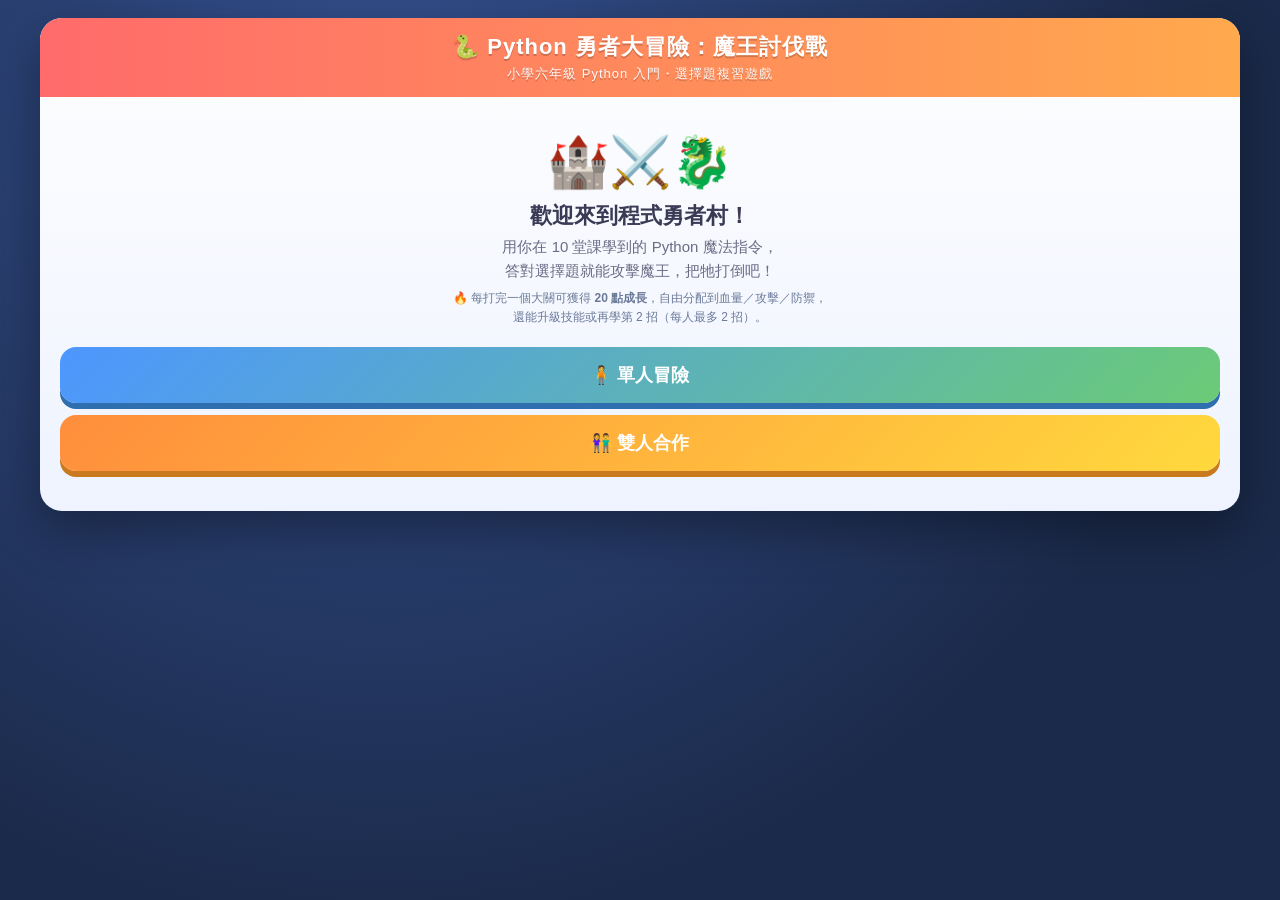
<file: pythonlock.html>
<!DOCTYPE html>
<html lang="zh-Hant">
<head>
<!-- 單檔版：CSS 與 JS 全部內嵌，直接開這個檔案就能玩，不需要其他檔案 -->
<meta charset="UTF-8">
<meta name="viewport" content="width=device-width, initial-scale=1.0">
<title>Python 勇者大冒險：魔王討伐戰</title>
<style>
/* ===== 內嵌樣式（原 style.css） ===== */
/* ============================================================
   Python 勇者大冒險：魔王討伐戰 — 樣式
   ============================================================ */
* { box-sizing: border-box; margin: 0; padding: 0; }

:root{
  --bg1:#1b2a4a; --bg2:#2c3e6b; --card:#ffffff; --ink:#2b2b3a;
  --accent:#ffd93d; --good:#3ec46d; --bad:#ff5a5a; --line:#e3e8f0;
}
html,body{ height:100%; }
body{
  font-family: "Comic Sans MS","Baloo 2","微軟正黑體","Microsoft JhengHei","PingFang TC",sans-serif;
  background: radial-gradient(circle at 30% 10%, #34508f, #1b2a4a 70%);
  color: var(--ink);
  min-height:100vh; min-height:100dvh;
  display:flex; align-items:flex-start; justify-content:center;
  padding: 18px;
}

#app{
  width:100%; max-width: 760px;
  background: linear-gradient(180deg,#fefefe,#eef3ff);
  border-radius: 22px;
  box-shadow: 0 18px 50px rgba(0,0,0,.35);
  overflow:hidden;
  position:relative;
}

/* 頂部標題 */
.app-header{
  background: linear-gradient(90deg,#ff6b6b,#ffa94d);
  color:#fff; text-align:center; padding:14px 10px;
  font-size: 22px; font-weight:bold; letter-spacing:1px;
  text-shadow: 0 2px 0 rgba(0,0,0,.18);
}
.app-header small{ display:block; font-size:13px; font-weight:normal; opacity:.95; margin-top:3px; }

/* 畫面切換 */
.screen{ display:none; padding: 22px 20px 28px; }
.screen.active{ display:block; animation: fade .25s ease; }
@keyframes fade{ from{opacity:0; transform:translateY(8px);} to{opacity:1; transform:none;} }

/* 首頁 */
.home-hero{ text-align:center; padding: 14px 0 8px; }
.home-hero .big{ font-size: 50px; }
.home-hero h2{ color:#3a3a55; font-size:22px; margin:10px 0 4px; }
.home-hero p{ color:#6b6b85; font-size:15px; line-height:1.6; }

.menu-btn{
  display:block; width:100%; margin:12px 0; padding:16px;
  font-size:18px; font-weight:bold; color:#fff; cursor:pointer;
  border:none; border-radius:16px;
  background: linear-gradient(135deg,#4d96ff,#6bcB77);
  box-shadow: 0 6px 0 #2f6fb0; transition: transform .08s, box-shadow .08s;
}
.menu-btn.alt{ background: linear-gradient(135deg,#ff8e3c,#ffd93d); box-shadow:0 6px 0 #c97a1f; }
.menu-btn:active{ transform: translateY(4px); box-shadow:0 2px 0 #2f6fb0; }
.menu-btn.alt:active{ box-shadow:0 2px 0 #c97a1f; }

/* 通用卡片網格 */
.card-grid{ display:grid; grid-template-columns: repeat(2,1fr); gap:14px; margin-top:14px; }
.section-title{ text-align:center; color:#3a3a55; font-size:20px; margin:6px 0 2px; }
.section-sub{ text-align:center; color:#7a7a95; font-size:14px; margin-bottom:8px; }

/* 職業卡 */
.class-card{
  background:var(--card); border:3px solid var(--c); border-radius:18px;
  padding:14px 10px; cursor:pointer; text-align:center; transition: transform .1s;
}
.class-card:hover{ transform: translateY(-4px) scale(1.02); }
.class-icon{ font-size:44px; }
.class-icon svg, .stage-boss svg{ width:64px; height:64px; display:block; margin:0 auto; }
.class-name{ font-size:19px; font-weight:bold; color:var(--c); margin:4px 0; }
.class-stats{ display:flex; justify-content:center; gap:10px; font-size:13px; color:#555; margin:6px 0; }
.class-skill{ font-size:12px; color:#777; line-height:1.4; min-height:32px; }
.class-skill-more{
  display:inline-block; margin-top:5px; font-size:11.5px; font-weight:bold; color:#5a2d82;
  background:#f6f2ff; border:1px dashed #a06cd5; border-radius:9px; padding:2px 9px; cursor:pointer;
}
.class-skill-more:hover{ background:#ece2ff; }

/* 階段卡 */
.stage-card{
  background:var(--card); border:3px solid var(--c); border-radius:18px;
  padding:16px 12px; cursor:pointer; text-align:center; transition: transform .1s;
}
.stage-card:hover{ transform: translateY(-4px) scale(1.02); }
.stage-boss{ font-size:48px; margin-bottom:4px; }
.stage-name{ font-weight:bold; font-size:17px; color:var(--c); margin:4px 0; }
.stage-sub{ font-size:13px; color:#666; }
.stage-bossname{ font-size:14px; margin:8px 0 4px; color:#444; font-weight:bold; }
.stage-qcount{ font-size:13px; color:#888; }
.stage-skills{ font-size:11.5px; color:#8a7aa8; line-height:1.4; margin-top:5px;
  border-top:1px dashed #ded7ee; padding-top:5px; }
.codex-btn{
  font-family:inherit; font-size:13.5px; font-weight:bold; color:#5a2d82; cursor:pointer;
  background:#f6f2ff; border:2px dashed #a06cd5; border-radius:14px; padding:8px 16px;
  transition: background .15s, transform .1s;
}
.codex-btn:hover{ background:#ede4ff; transform:translateY(-1px); }

/* 尚未解鎖的階段卡 */
.stage-card.locked{
  background:#eef0f3; border:3px solid #b9c0cc; cursor:not-allowed;
  opacity:.72; filter:grayscale(.6);
}
.stage-card.locked:hover{ transform:none; }
.stage-card.locked .stage-name{ color:#8b93a1; }
.stage-lock{ font-size:44px; line-height:1.1; margin-bottom:4px; }

/* ---------- 戰鬥畫面 ---------- */
#screen-battle{ position:relative; }
.battle-top{ position:relative; text-align:center; color:#3a3a55; font-size:14px; margin-bottom:6px; }
.top-skill-btn{
  position:absolute; right:0; top:-3px; font-family:inherit; font-size:12px; font-weight:bold;
  color:#5a2d82; background:#f6f2ff; border:1.5px dashed #a06cd5; border-radius:10px;
  padding:2px 9px; cursor:pointer; white-space:nowrap;
}
.top-skill-btn:hover{ background:#ece2ff; }
.top-skill-btn:active{ transform:translateY(1px); }

/* 魔王區 */
#boss-area{
  background: linear-gradient(180deg,#fff0f0,#ffe0e0);
  border:none; border-radius:18px;
  padding:14px; text-align:center; position:relative;
  box-shadow:0 6px 16px rgba(0,0,0,.12);
}
#boss-area.boss-hit{ animation: bossShake .4s; }
@keyframes bossShake{ 0%,100%{transform:none;} 25%{transform:translateX(-8px);} 75%{transform:translateX(8px);} }
.boss-sprite{ font-size:64px; animation: bob 1.6s ease-in-out infinite; }
.boss-sprite svg{ width:96px; height:96px; display:block; margin:0 auto; filter: drop-shadow(0 6px 6px rgba(0,0,0,.18)); }
.boss-sprite.flash{ animation: bossShake .4s, flashRed .4s; }
.boss-sprite.crit{ filter: drop-shadow(0 0 12px gold) brightness(1.15); }
/* 魔王施放技能：蓄力放大 + 彩色光暈 */
.boss-sprite.casting{ animation: bossCast .65s ease-out; }
@keyframes bossCast{
  0%{ transform:scale(1); filter:brightness(1); }
  25%{ transform:scale(1.28); }
  55%{ transform:scale(1.1); filter: brightness(1.4) drop-shadow(0 0 16px var(--cast-color,#ff5a5a)); }
  100%{ transform:scale(1); filter:brightness(1); }
}
/* 技能衝擊波光環（由 JS 動態插入，按技能類型上色） */
.cast-ring{
  position:absolute; left:50%; top:42%; transform:translate(-50%,-50%);
  width:30px; height:30px; border-radius:50%;
  border:5px solid var(--cast-color,#ff5a5a); pointer-events:none; opacity:.9;
  box-shadow:0 0 18px 4px var(--cast-color,#ff5a5a);
  animation: castRing .75s ease-out forwards;
}
@keyframes castRing{
  0%{ width:24px; height:24px; opacity:.95; }
  100%{ width:230px; height:230px; opacity:0; }
}
/* 施法時魔王區背景微微染色 */
#boss-area.casting{ animation: bossAreaCast .65s ease-out; }
@keyframes bossAreaCast{
  0%,100%{ box-shadow:none; }
  45%{ box-shadow:0 0 22px 2px var(--cast-color,#ff5a5a) inset; }
}
@keyframes flashRed{ 0%,100%{filter:none;} 50%{filter:brightness(2.2) sepia(1) hue-rotate(-50deg) saturate(5);} }
@keyframes bob{ 0%,100%{transform:translateY(0);} 50%{transform:translateY(-8px);} }
#boss-name{ font-size:20px; font-weight:bold; color:#c0392b; margin:2px 0 8px; }

.hp-bar{
  position:relative; height:24px; background:#e6e6e6; border-radius:12px;
  overflow:hidden; border:2px solid #ccc;
}
.hp-fill{ height:100%; border-radius:10px 0 0 10px; transition: width .45s ease; }
#boss-hp-fill{ background: linear-gradient(90deg,#ff5a5a,#ff9a3c); }
.hp-text{
  position:absolute; inset:0; display:flex; align-items:center; justify-content:center;
  font-size:13px; font-weight:bold; color:#222; text-shadow:0 1px 1px #fff;
}
.boss-hp-label{ font-size:12px; color:#a55; margin-top:4px; }
.boss-progress{ font-size:13px; font-weight:bold; color:#c0392b; background:#ffe0e0;
  display:inline-block; padding:2px 10px; border-radius:10px; margin-bottom:6px; }
/* 魔王技能標籤 + 護盾顯示（直接浮在地圖上，不另設白底） */
.boss-skill{
  font-size:12px; font-weight:bold; color:#5a2d82; background:rgba(255,255,255,.72);
  display:inline-flex; align-items:center; gap:5px; padding:3px 10px; border-radius:10px;
  margin-bottom:6px; border:1px dashed #a06cd5; cursor:pointer; font-family:inherit;
  transition: background .15s, transform .1s;
  white-space:nowrap; max-width:100%; overflow:hidden;
}
.boss-skill:hover{ background:#fff; transform:translateY(-1px); }
.boss-skill .bs-name{ white-space:nowrap; overflow:hidden; text-overflow:ellipsis; }
.boss-skill .bs-tag{
  font-size:10.5px; padding:1px 6px; border-radius:8px; border:1px solid currentColor;
  opacity:.9; font-weight:bold;
}
.boss-skill .bs-hint{ font-size:10px; color:#9b8bb4; font-weight:normal; }

/* 魔王登場：技能介紹小卡（浮在戰場頂部，自動淡出，可點擊關閉） */
.boss-intro{
  position:absolute; left:50%; top:3px; width:min(97%, 540px);
  transform:translate(-50%, -10px); opacity:0; pointer-events:none; z-index:30;
  background:rgba(255,255,255,.97); border:2px solid #a06cd5; border-left:6px solid #a06cd5;
  border-radius:11px; padding:3px 8px 4px; text-align:left;
  box-shadow:0 8px 22px rgba(80,40,120,.28);
  transition: opacity .2s ease, transform .2s ease;
}
.boss-intro.show{ opacity:1; transform:translate(-50%, 0); pointer-events:auto; cursor:pointer; }
.boss-intro .bi-head{ display:flex; align-items:center; gap:6px; flex-wrap:nowrap; overflow:hidden; }
.boss-intro .bi-name{ font-size:11.5px; font-weight:bold; color:#c0392b; white-space:nowrap; }
.boss-intro .bi-type{
  font-size:10px; font-weight:bold; padding:0 5px; border-radius:7px; border:1px solid currentColor;
  white-space:nowrap;
}
.boss-intro .bi-skill{ font-size:11px; font-weight:bold; color:#5a2d82; white-space:nowrap;
  overflow:hidden; text-overflow:ellipsis; flex:1; }
.boss-intro .bi-line{ font-size:10.5px; color:#4a4a63; line-height:1.4; margin-top:1px;
  white-space:nowrap; overflow:hidden; text-overflow:ellipsis; }
.boss-intro .bi-line b{ color:#c0392b; }
.boss-intro .bi-tip{ color:#2f7a52; font-weight:bold; }
.boss-intro .bi-x{ font-size:9.5px; color:#a99cc0; white-space:nowrap; }

/* 魔王技能 / 圖鑑彈窗 */
.modal-mask{
  position:fixed; inset:0; background:rgba(24,20,44,.58); display:none;
  align-items:center; justify-content:center; padding:16px; z-index:300;
}
.modal-mask.show{ display:flex; }
.modal-card{
  background:#fff; border-radius:20px; width:100%; max-width:620px; max-height:86vh;
  overflow:auto; padding:18px 16px 16px; position:relative;
  box-shadow:0 22px 60px rgba(0,0,0,.32);
}
.modal-close{
  position:absolute; top:10px; right:12px; width:32px; height:32px; border-radius:50%;
  border:none; background:#f0f2f7; color:#666; font-size:15px; cursor:pointer; font-family:inherit;
}
.modal-close:hover{ background:#e2e6ef; }
.modal-title{ font-size:19px; font-weight:bold; color:#3a3a55; margin:0 36px 4px 0; }
.modal-sub{ font-size:13px; color:#7a7a95; margin-bottom:10px; line-height:1.55; }
.codex-stage{ margin-top:16px; }
.codex-stage-title{ font-size:15px; font-weight:bold; color:#5a2d82; border-left:5px solid #a06cd5;
  padding-left:8px; margin-bottom:9px; }
.codex-boss{
  border:1px solid #e6e2f0; border-radius:12px; padding:9px 12px; margin-bottom:9px; background:#fbfaff;
}
.codex-boss-head{ display:flex; align-items:center; gap:8px; flex-wrap:wrap; font-size:14px; }
.codex-boss-name{ font-weight:bold; color:#c0392b; }
.codex-boss-stat{ font-size:12.5px; color:#666; }
.codex-badge{ font-size:11px; font-weight:bold; padding:1px 8px; border-radius:8px; border:1px solid currentColor; }
.codex-skill{ font-size:13.5px; color:#5a2d82; font-weight:bold; margin-top:6px; }
.codex-eff{ font-size:12.5px; color:#4a4a63; line-height:1.5; margin-top:2px; }
.codex-tip{ font-size:12px; color:#2f7a52; margin-top:3px; line-height:1.45; }
.codex-note{ font-size:12.5px; color:#6b5c8a; background:#f6f2ff; border-radius:10px; padding:8px 10px; line-height:1.55; }
.boss-shield{
  font-size:12px; font-weight:bold; color:#1d4ed8; background:rgba(219,234,254,.85);
  display:inline-block; padding:2px 10px; border-radius:10px; margin-top:4px;
  border:1px solid #93c5fd;
}

/* 玩家面板 */
#players-panel{ display:flex; gap:12px; justify-content:center; margin:14px 0; flex-wrap:wrap; }
.player-card{
  flex:1; min-width:160px; background:#fff; border:3px solid #cdd6e6; border-radius:16px;
  padding:10px; text-align:center; position:relative; transition: all .15s;
}
.player-card.active{ border-color:#ffb300; box-shadow:0 0 0 4px rgba(255,179,0,.25); }
.player-card.down{ filter:grayscale(1); opacity:.6; }
.player-sprite{ font-size:40px; }
.player-sprite svg{ width:54px; height:54px; display:block; margin:0 auto; }
.player-name{ font-size:14px; font-weight:bold; color:#3a3a55; margin:2px 0 6px; }
.level-badge{ display:inline-block; background:#ffb300; color:#fff; font-size:12px;
  padding:1px 8px; border-radius:10px; margin-left:4px; }
.player-card .hp-bar{ height:18px; }
.player-card .hp-fill{ background: linear-gradient(90deg,#3ec46d,#9be15d); }
.player-atk{ font-size:13px; color:#666; margin-top:6px; }
.down-tag{ font-size:13px; color:#c0392b; font-weight:bold; margin-top:4px; }
.player-card.player-hit{ animation: shake .4s; box-shadow:0 0 0 4px rgba(255,90,90,.6); }
.player-card.heal-flash{ animation: healPulse .6s; }
@keyframes healPulse{ 0%,100%{box-shadow:none;} 50%{box-shadow:0 0 0 6px rgba(46,204,113,.55);} }

/* ---------- 戰鬥場景：魔王與勇者同處一張地圖 ---------- */
.battle-scene{
  position:relative;
  display:flex; align-items:center; justify-content:space-between; gap:10px;
  padding:14px 12px 16px;
  border:3px solid #aebfd6; border-radius:18px; overflow:hidden;
  background: linear-gradient(180deg,#cdeeff 0%,#bfe9ff 44%, #8fd96a 45%, #79c94f 100%);
}
/* 草地上的小路（虛線），強化「地圖」感 */
.battle-scene::after{
  content:""; position:absolute; left:6%; right:6%; top:56%;
  border-top:3px dashed rgba(255,255,255,.55); z-index:0;
}
.battle-scene > *{ position:relative; z-index:2; }
.battle-scene #boss-area{
  background:transparent; border:none; padding:0; flex:1; max-width:46%;
}
.battle-scene #players-panel{
  flex:1; margin:0; gap:8px; justify-content:center; max-width:46%;
}
/* 玩家卡：與魔王卡完全相同的格式（圓角卡片＋主題漸層底，無外框） */
.battle-scene .player-card{
  background: linear-gradient(180deg,#eef5ff,#dbe9ff);
  border:none; border-radius:18px; padding:14px;
  box-shadow:0 6px 16px rgba(0,0,0,.12);
}
/* 戰場中：用光暈取代「框」來標示當前玩家 / 受擊，而不是顯示邊框 */
.battle-scene .player-card.active{ border:none; box-shadow:0 0 0 4px rgba(255,179,0,.35); }
.battle-scene .player-card.player-hit{ border:none !important; box-shadow:0 0 0 4px rgba(255,90,90,.6); }
/* 玩家資訊標籤與魔王卡風格一致 */
.battle-scene .player-sprite svg{ width:72px; height:72px; }
.battle-scene .player-name{ font-size:15px; color:#243b66; margin:2px 0 8px; }
.battle-scene .player-skill{
  display:inline-block; padding:2px 10px; border-radius:10px; margin-bottom:8px;
  font-size:12px; font-weight:bold; color:#3a2d6e;
  background:#efeaff; border:1px dashed #a06cd5;
}
.battle-scene .player-atk{
  display:inline-block; padding:3px 10px; border-radius:10px; margin-top:8px;
  font-size:13px; color:#243b66; font-weight:bold;
  background: linear-gradient(135deg,#dbe9ff,#cfe0ff);
}
.battle-scene .down-tag{ margin-top:6px; }
.vs-badge{
  position:absolute; left:50%; top:47%; transform:translate(-50%,-50%);
  z-index:3; width:50px; height:50px; border-radius:50%;
  display:flex; align-items:center; justify-content:center;
  font-size:20px; font-weight:900; color:#fff; letter-spacing:0;
  background: radial-gradient(circle at 35% 30%, #ff8a8a, #c0392b);
  border:3px solid #fff; box-shadow:0 4px 10px rgba(0,0,0,.25);
}

/* 題目區 */
.q-box{
  background:#fff; border:3px solid #4d96ff; border-radius:18px; padding:16px; margin-top:6px;
}
.q-meta{ display:flex; justify-content:space-between; font-size:12px; color:#888; margin-bottom:8px; }
#q-text{ font-size:17px; color:#2b2b3a; line-height:1.6; font-weight:bold; }
#options{ display:grid; gap:10px; margin-top:14px; }
.option-btn{
  display:flex; align-items:center; gap:12px; text-align:left;
  background:#f4f8ff; border:2px solid #bcd0f5; border-radius:14px;
  padding:12px 14px; font-size:15px; cursor:pointer; color:#2b2b3a;
  font-family:inherit; transition: background .1s, transform .08s;
}
.option-btn:hover:not(:disabled){ background:#e3edff; }
.option-btn:active:not(:disabled){ transform:scale(.98); }
.option-btn:disabled{ cursor:default; }
.opt-letter{
  flex:none; width:30px; height:30px; border-radius:50%;
  background:#4d96ff; color:#fff; font-weight:bold;
  display:flex; align-items:center; justify-content:center;
}
.opt-text{ white-space:pre-wrap; line-height:1.4; }
.option-btn.correct{ background:#d8f8e2; border-color:var(--good); }
.option-btn.correct .opt-letter{ background:var(--good); }
.option-btn.wrong{ background:#ffe0e0; border-color:var(--bad); }
.option-btn.wrong .opt-letter{ background:var(--bad); }

/* 回饋 */
.feedback{
  margin-top:14px; padding:12px 14px; border-radius:14px; font-size:14px; line-height:1.6;
  min-height:20px; background:#f0f3f8; color:#555;
}
.feedback.ok{ background:#e6f9ee; color:#1d7a45; border:2px solid #9be15d; }
.feedback.bad{ background:#fdecec; color:#b03030; border:2px solid #ff9a9a; }

/* 雙人：兩位玩家各自獨立的作答區 */
#questions-area{ display:flex; flex-direction:column; gap:12px; }
.coop-q .q-text{ font-size:16px; color:#2b2b3a; line-height:1.6; font-weight:bold; margin-top:6px; }
.coop-q .options{ display:grid; gap:10px; margin-top:14px; }
.coop-tag{ font-size:12px; color:#4d96ff; font-weight:bold; }
.coop-who{ font-weight:bold; }
.coop-who.who-down{ color:#c0392b; }
.q-disabled{ opacity:.55; }
/* 橫屏空間較寬時，兩個作答區左右並排（只在雙人 coop-mode 生效，單人維持整行） */
@media (orientation: landscape) and (min-width: 820px){
  #questions-area.coop-mode{ display:grid; grid-template-columns:1fr 1fr; gap:10px; align-items:start; }
}

/* ---------- 單人作答區放大（僅單人；雙人 .coop-q 不受影響，維持原尺寸） ----------
   全部選器皆為單人專用：#q-text / #options / #feedback 只在 solo 出現，
   .q-box 以 :not(.coop-q) 排除雙人作答卡，確保只放大單人那一塊。 */
#questions-area .q-box:not(.coop-q){
  padding:22px; min-height:200px;
  display:flex; flex-direction:column;
}
#q-text{ font-size:21px; line-height:1.75; }
#options{ gap:14px; margin-top:18px; }
#options .option-btn{
  padding:16px 18px; font-size:17px; border-radius:16px; gap:14px;
}
#options .opt-letter{ width:38px; height:38px; font-size:18px; }
#feedback{ font-size:15.5px; padding:14px 16px; margin-top:18px; line-height:1.7; }

/* ============================================================
   打敗魔王 / 結果畫面 — 置中的輕巧小卡（約縮小一半，含橫屏）
   ============================================================ */
/* 只有「顯示中」才變成置中 flex，避免影響其它畫面切換 */
#screen-levelup.active, #screen-result.active{
  display:flex; align-items:center; justify-content:center;
  min-height: calc(100dvh - 150px);
}
.result-box{
  text-align:center; padding: clamp(7px, 1.2vh, 11px) 10px;
  width:100%; max-width: 320px; margin:0 auto;
  /* 內容過高時在框內捲動，按鈕仍可滑到，不會被推出畫面 */
  max-height: calc(100dvh - 100px); overflow:auto;
}
/* 標題 / 文字 / 按鈕：隨畫面高度縮放，直屏正常、橫屏自動縮小 */
.result-title{ font-size: clamp(13px, 2.1vh, 16px); line-height:1.15; font-weight:bold; margin-bottom:4px; }
.result-title.win{ color:#2e9e54; }
.result-title.lose{ color:#c0392b; }
#result-msg{ font-size: clamp(10px, 1.5vh, 12px); color:#555; margin-bottom:5px; line-height:1.4; }
#result-stats{ font-size: clamp(9px, 1.35vh, 11px); color:#777; background:#f4f6fb; border-radius:8px; padding:6px 8px; margin-bottom:6px; line-height:1.45; }
/* 按鈕改扁平、縮小，整塊更輕巧 */
#screen-levelup .menu-btn, #screen-result .menu-btn{
  padding: clamp(6px, 1.1vh, 9px); font-size: clamp(11px, 1.6vh, 13px); margin:4px 0;
  border-radius:10px; box-shadow: 0 2px 0 rgba(0,0,0,.22);
}
#screen-levelup .menu-btn:active, #screen-result .menu-btn:active{ transform: translateY(2px); box-shadow: 0 1px 0 rgba(0,0,0,.22); }

/* 升級畫面 */
.lu-stats{ margin:4px 0 6px; display:flex; flex-direction:column; gap:3px; }
.lu-row{ background:#eafaf0; border:1.5px solid #9be15d; border-radius:8px; padding:3px 7px; font-size: clamp(9px, 1.45vh, 11px); color:#1d7a45; line-height:1.3; }
.lu-next{
  background: linear-gradient(135deg,#fff4d6,#ffe9b0); border:1.5px dashed #e0a200;
  border-radius:8px; padding:5px 8px; font-size: clamp(9px, 1.55vh, 11px); font-weight:bold; color:#9a6b00;
  margin-bottom:6px; line-height:1.45;
}
.lu-row.lu-down{ background:#fdeaea; border-color:#e8a0a0; color:#a33; }

/* ---------- 通關成長畫面 ---------- */
.growth-box{
  width:100%; max-width: 430px; margin:0 auto; padding: 2px;
  max-height: calc(100dvh - 80px); overflow:auto;
}
.growth-sub{ font-size: clamp(9px,1.4vh,11px); color:#666; margin-bottom:6px; line-height:1.4; }
.gcard{ background:#f7f9ff; border:2px solid #d5e0f5; border-radius:12px; padding:7px 8px; margin-bottom:7px; }
.ghead{ display:flex; align-items:center; gap:6px; font-size: clamp(10px,1.55vh,12px); font-weight:bold; color:#2c4a7c; }
.ghead svg{ width:26px; height:26px; }
.ghead .glv{ font-weight:normal; color:#7a86a3; }
.grow-points{ font-size: clamp(10px,1.5vh,12px); font-weight:bold; color:#b8860b; margin:3px 0 4px; }
.grow-row{ display:flex; align-items:center; gap:6px; margin:4px 0; font-size: clamp(10px,1.5vh,12px); }
.grow-row .glabel{ flex:1; text-align:left; color:#333; }
.gstep{ width:26px; height:26px; border:none; border-radius:8px; background:#4a90d9; color:#fff;
  font-weight:bold; font-size:15px; cursor:pointer; box-shadow:0 2px 0 #2f6bb0; font-family:inherit; }
.gstep:active{ transform:translateY(2px); box-shadow:0 0 0 #2f6bb0; }
.gstep:disabled{ background:#c8d2e0; box-shadow:none; cursor:not-allowed; }
.gval{ min-width:26px; text-align:center; font-weight:bold; color:#1d7a45; }
.gtotal{ font-size: clamp(9px,1.35vh,11px); color:#556; background:#eef3fb; border-radius:8px; padding:4px 6px; margin-top:5px; line-height:1.4; }
.gskill{ margin-top:6px; border-top:1px dashed #cfd9ea; padding-top:5px; }
.gskill-t{ font-size: clamp(9px,1.4vh,11px); font-weight:bold; color:#7a5ac0; margin-bottom:3px; }
.gsk{ display:flex; align-items:center; gap:6px; margin:3px 0; font-size: clamp(9px,1.4vh,11px); color:#333; }
.gsk .gname{ flex:1; text-align:left; line-height:1.25; }
.gbtn.info{ background:#f1e9ff; color:#5a2d82; box-shadow:0 2px 0 #cdbde8; padding:4px 6px; }
.gbtn{ border:none; border-radius:8px; padding:4px 8px; font-size: clamp(9px,1.35vh,11px); font-weight:bold;
  color:#fff; background:#8e5cf7; cursor:pointer; box-shadow:0 2px 0 #6b3fd1; font-family:inherit; }
.gbtn:active{ transform:translateY(2px); box-shadow:0 0 0 #6b3fd1; }
.gbtn:disabled{ background:#c9bfe4; box-shadow:none; cursor:not-allowed; }
.gbtn.done{ background:#9aa0a8; box-shadow:none; }
.growth-hint{ font-size: clamp(9px,1.35vh,11px); color:#b3261e; min-height:14px; margin:2px 0 6px; }
#screen-growth .menu-btn{ padding: clamp(7px,1.2vh,10px); font-size: clamp(11px,1.6vh,13px);
  margin:4px 0; border-radius:10px; box-shadow:0 2px 0 rgba(0,0,0,.22); }
#screen-growth .menu-btn:disabled{ filter:grayscale(.6); opacity:.55; cursor:not-allowed; }

/* 技能按鈕（每人最多 2 招，橫向並排） */
.skill-row{ display:flex; gap:5px; margin-top:4px; }
.skill-row .skill-btn{ width:auto; flex:1 1 0; min-width:0; padding:7px 3px; font-size:11px; line-height:1.2; margin-top:0; }
.sk-lv{ font-size:9px; opacity:.9; margin-left:3px; }
/* 技能說明鈕（掛在技能列尾端，不佔用技能鈕寬度） */
.sk-info{
  flex:0 0 auto; width:26px; min-width:26px; margin-top:4px; padding:0;
  display:flex; align-items:center; justify-content:center;
  border:1.5px solid #cdd6e6; border-radius:10px; background:#fff; color:#5a2d82;
  font-size:13px; line-height:1; cursor:pointer; font-family:inherit;
  transition: background .15s, border-color .15s;
}
.sk-info:hover{ background:#f3ecff; border-color:#a06cd5; }
.sk-info:active{ transform:translateY(1px); }
/* 雙人時已被選走的職業 */
.class-card.taken{ opacity:.45; filter:grayscale(.7); cursor:not-allowed; }
.class-taken{ font-size:10px; color:#c0392b; margin-top:4px; font-weight:bold; }

/* 浮動傷害 */
.float-dmg{
  position:absolute; left:50%; top:30%; transform:translateX(-50%);
  font-size:26px; font-weight:bold; pointer-events:none;
  animation: floatUp 1s ease-out forwards; text-shadow:0 2px 3px rgba(0,0,0,.25);
}
.float-dmg.dmg-boss{ color:#ff3b3b; }
.float-dmg.dmg-player{ color:#c0392b; }
.float-dmg.heal{ color:#2ecc71; }
.float-dmg.dmg-shield{ color:#5b8cff; text-shadow:0 0 8px rgba(91,140,255,.7), 0 2px 3px rgba(0,0,0,.3); }
@keyframes floatUp{ from{opacity:1; transform:translate(-50%,0);} to{opacity:0; transform:translate(-50%,-46px);} }

/* 震動 */
.shake{ animation: shake .4s; }
@keyframes shake{ 0%,100%{transform:translate(0,0);} 20%{transform:translate(-6px,3px);} 40%{transform:translate(6px,-3px);} 60%{transform:translate(-4px,2px);} 80%{transform:translate(4px,-2px);} }

/* 彩帶 */
#confetti{ position:fixed; inset:0; pointer-events:none; overflow:hidden; z-index:50; }
.confetti-piece{
  position:absolute; top:-20px; width:10px; height:16px; border-radius:2px;
  animation: fall linear forwards;
}
@keyframes fall{ to{ transform: translateY(105vh) rotate(540deg); opacity:.9; } }

.back-link{
  display:inline-block; margin-top:8px; color:#4d96ff; cursor:pointer;
  font-size:14px; text-decoration:underline; background:none; border:none; font-family:inherit;
}

/* ---------- 倒數計時條 ---------- */
#timer-bar{
  position:relative; height:20px; background:#e6e6e6; border-radius:11px;
  overflow:hidden; border:2px solid #ccc; margin-bottom:10px;
}
#timer-fill{
  height:100%; width:100%; border-radius:9px 0 0 9px;
  background: linear-gradient(90deg,#3ec46d,#9be15d);
  transition: width .1s linear;
}
#timer-bar.low #timer-fill{ background: linear-gradient(90deg,#ff5a5a,#ff9a3c); }
#timer-text{
  position:absolute; inset:0; display:flex; align-items:center; justify-content:center;
  font-size:13px; font-weight:bold; color:#222; text-shadow:0 1px 1px #fff;
}

/* ---------- 能量條 + 技能 ---------- */
.energy-wrap{ display:flex; align-items:center; justify-content:center; gap:6px; margin:6px 0 4px; }
.en-label{ font-size:12px; color:#8a6d1f; font-weight:bold; }
.pips{ display:inline-flex; gap:4px; }
.epip{
  width:14px; height:14px; border-radius:50%;
  background:#e2e2e2; border:2px solid #cfcfcf; transition: all .15s;
}
.epip.on{ background: radial-gradient(circle at 35% 30%, #ffe680, #ffb300); border-color:#e0a200;
  box-shadow:0 0 6px rgba(255,179,0,.6); }
.skill-btn{
  display:block; width:100%; margin-top:4px; padding:9px;
  font-size:13px; font-weight:bold; color:#fff; cursor:pointer;
  border:none; border-radius:12px; font-family:inherit;
  background:#9aa0a8; opacity:.6; transition: transform .08s, box-shadow .08s, opacity .15s;
}
.skill-btn.ready{
  background: linear-gradient(135deg,#ff7b00,#ffd93d); opacity:1;
  box-shadow:0 4px 0 #b86a00; animation: skillGlow 1s ease-in-out infinite;
}
.skill-btn.ready:active{ transform: translateY(3px); box-shadow:0 1px 0 #b86a00; }
@keyframes skillGlow{ 0%,100%{filter:brightness(1);} 50%{filter:brightness(1.18);} }

/* ---------- 技能橫幅 ---------- */
#skill-banner{
  text-align:center; font-size:15px; font-weight:bold; color:#fff;
  background: linear-gradient(135deg,#8e2de2,#4a00e0);
  border-radius:12px; padding:0 12px; margin:0 0 10px; max-height:0; overflow:hidden;
  opacity:0; transition: all .3s ease;
}
#skill-banner.show{ max-height:60px; padding:10px 12px; opacity:1; margin-bottom:10px; }

/* ---------- 暴擊傷害數字 ---------- */
.float-dmg.dmg-crit{ color:#ffcc00; font-size:34px; text-shadow:0 0 10px #ff8a00, 0 2px 3px rgba(0,0,0,.3); }

/* ============================================================
   直屏 / 橫屏 自適應佈局
   ============================================================ */

/* 直屏（預設）：垂直堆疊，由上而下閱讀 */
#battle-layout{ display:block; }
#battle-field{ display:block; position:relative; }
#battle-question{ display:block; }

@media (orientation: portrait){
  #battle-layout{ display:block; }
}

/* 橫屏：左右兩欄，整體按比例放大（遊戲視窗更寬、內部元素放大） */
@media (orientation: landscape){
  /* 整體放大：遊戲視窗加寬，善用寬螢幕 */
  #app{ max-width: 1040px; }

  #battle-layout{
    display:grid;
    /* 橫屏：作答區放「下面」——戰場(上) : 作答區(下) = 1:2，單人/雙人皆同 */
    grid-template-rows: 1fr 2fr;
    gap:12px;
    height: calc(100dvh - 190px);   /* 實際高度由 fitBattle() 依可用空間校正 */
  }
  #battle-field{ display:flex; flex-direction:column; gap:8px; min-height:0; overflow:hidden; }
  #scene-fit{ flex:0 0 auto; }   /* 不壓縮：內容由 fitBattleScene() 等比縮小 */
  #battle-question{ min-height:0; overflow:hidden; display:flex; flex-direction:column; align-items:center; justify-content:center; }
  #battle-question > #questions-area{ align-self:start; width:100%; }
  #boss-area{ padding:14px 12px; }
  .boss-sprite svg{ width:96px; height:96px; }
  .battle-scene{ padding:8px 10px 10px; }
  #boss-name{ font-size:20px; margin:4px 0 8px; }
  #players-panel{ gap:10px; }
  .player-card{ min-width:0; }
  .player-sprite svg{ width:64px; height:64px; }
  /* 橫屏高度有限：戰鬥卡壓縮，讓「最多 2 招技能」的按鈕也放得下 */
  .battle-scene .player-card{ padding:6px 7px 5px; }
  .battle-scene .player-sprite svg{ width:44px; height:44px; }
  .battle-scene .player-name{ font-size:12px; margin:0 0 3px; }
  .battle-scene .player-atk{ font-size:11px; margin-top:3px; }
  .battle-scene .energy-wrap{ margin:3px 0 2px; }
  .battle-scene .skill-row{ margin-top:3px; }
  .battle-scene .skill-row .skill-btn{ padding:5px 2px; font-size:10px; }
  .battle-scene .sk-info{ width:20px; min-width:20px; font-size:11px; margin-top:3px; }
  #options{ gap:12px; }
  .option-btn{ padding:13px 15px; font-size:16px; }
  #q-text{ font-size:19px; }

  /* 寬一點的橫屏：職業/階段卡排成 4 欄 */
  @media (min-width: 760px){
    #screen-class .card-grid, #screen-stage .card-grid{ grid-template-columns: repeat(4,1fr); }
  }
  /* 更寬螢幕：整體再放大一階 */
  @media (min-width: 900px){
    #app{ max-width: 1200px; }
    .boss-sprite svg{ width:100px; height:100px; }
    .player-sprite svg{ width:76px; height:76px; }
    #q-text{ font-size:21px; }
    #options .option-btn{ padding:15px 17px; font-size:17px; }
  }

  /* 作答區佔 2/3 高度，字型放大；內容若仍超出，fitAnswerArea() 會自動等比縮小 */
  #questions-area .q-box:not(.coop-q){ padding:14px 16px; min-height:0; }
  #q-text{ font-size:20px; line-height:1.55; }
  #options{ gap:9px; margin-top:10px; }
  #options .option-btn{ padding:10px 13px; font-size:16px; gap:11px; border-radius:12px; }
  #options .opt-letter{ width:29px; height:29px; font-size:14.5px; }
  #feedback{ margin-top:8px; padding:8px 10px; font-size:13px; line-height:1.45; }
  #questions-area .q-meta{ font-size:12px; }

  /* 單人橫屏：題目（左）／選項（右）左右分欄，善用寬度；雙人 coop-q 完全不變 */
  #questions-area .q-box.solo-q{
    display:grid;
    grid-template-columns: 0.9fr 1.1fr;
    grid-template-areas:
      "meta meta"
      "text opts"
      "fb   fb";
    column-gap:22px; row-gap:8px;
    align-items:start;
    width:100%;
    padding:12px 14px;
  }
  #questions-area .q-box.solo-q .q-meta{ grid-area:meta; }
  /* 左欄只有題目，空間充裕 → 題目字型可以放大很多 */
  #questions-area .q-box.solo-q #q-text{ grid-area:text; font-size:24px; line-height:1.6; }
  /* 右欄選項：略收窄內距，讓 4 個選項在 2/3 高度內不需捲動 */
  #questions-area .q-box.solo-q #options{ grid-area:opts; margin-top:0; gap:7px; }
  #questions-area .q-box.solo-q #options .option-btn{ padding:7px 12px; font-size:15.5px; gap:10px; }
  #questions-area .q-box.solo-q #options .opt-letter{ width:26px; height:26px; font-size:13.5px; }
  #questions-area .q-box.solo-q #feedback{ grid-area:fb; margin-top:0; }
  #questions-area .q-box.solo-q #feedback:empty{ display:none; }

  /* 雙人作答面板同步緊湊 */
  .coop-q .q-text{ font-size:13px; line-height:1.4; }
  .coop-q .options{ gap:5px; margin-top:6px; }
  .coop-q .option-btn{ padding:6px 8px; font-size:11px; gap:7px; }
  .coop-q .opt-letter{ width:22px; height:22px; font-size:11px; }
  .coop-q .feedback{ margin-top:5px; padding:5px 7px; font-size:10px; }
}

/* 橫屏且高度偏矮（例如手機橫放）：壓縮間距，盡量不捲動 */
@media (orientation: landscape) and (max-height: 560px){
  .screen{ padding:10px 12px 14px; }
  .app-header{ padding:8px 10px; font-size:18px; }
  .app-header small{ font-size:11px; }
  #battle-layout{ gap:10px; height:calc(100dvh - 150px); grid-template-rows:1fr 2fr; }
  #battle-field{ overflow:hidden; }
  #battle-question{ overflow:hidden; }
  #boss-area{ padding:8px; }
  .boss-sprite svg{ width:62px; height:62px; }
  #boss-name{ font-size:15px; margin:2px 0 4px; }
  .boss-hp-label{ font-size:10px; }
  #players-panel{ gap:8px; margin:8px 0; }
  .player-card{ padding:6px 8px; }
  .player-name{ font-size:12px; }
  .player-atk{ font-size:11px; margin-top:3px; }
  .player-card .hp-bar{ height:14px; }
  .q-box{ padding:12px; }
  #q-text{ font-size:15px; }
  .feedback{ margin-top:8px; padding:8px 10px; font-size:13px; }
  .menu-btn{ padding:12px; font-size:16px; margin:8px 0; }
  .section-title{ font-size:18px; }
  .home-hero{ padding:6px 0 2px; }
  .home-hero .big{ font-size:40px; }
  .home-hero h2{ font-size:18px; margin:6px 0 2px; }
  /* 場景在矮橫屏下壓縮，保持一屏可玩 */
  .battle-scene{ padding:8px 10px 10px; }
  .vs-badge{ width:40px; height:40px; font-size:16px; }
  .battle-scene #players-panel{ flex-direction:row; }
  /* 矮橫屏：作答區仍是 2/3 高度，字型略小但保留左右分欄（單人） */
  #questions-area .q-box:not(.coop-q){ padding:12px 14px; min-height:0; }
  #q-text{ font-size:18px; line-height:1.5; }
  #options{ gap:8px; margin-top:10px; }
  #options .option-btn{ padding:9px 12px; font-size:15px; }
  #options .opt-letter{ width:27px; height:27px; font-size:13.5px; }
  #feedback{ font-size:12.5px; padding:7px 9px; margin-top:7px; }
}

/* 直屏窄手機（原本的 520 斷點仍保留，並補強題目可讀性） */
@media (max-width:520px){
  .card-grid{ grid-template-columns:1fr; }
  .boss-sprite{ font-size:52px; }
  #q-text{ font-size:16px; }
  /* 小螢幕：魔王技能標籤只留類型，避免擠成多行 */
  .boss-skill .bs-hint{ display:none; }
  .boss-skill{ font-size:10.5px; padding:2px 7px; gap:4px; white-space:normal; }
  .boss-skill .bs-name{ white-space:normal; }
  .boss-skill .bs-tag{ font-size:9.5px; padding:0 4px; }
  .battle-scene .sk-info{ width:22px; min-width:22px; font-size:11px; }
  /* 窄直屏：標題很長，技能鈕改放在標題下方獨立一行，避免互相重疊 */
  #battle-sub{ display:block; }
  .top-skill-btn{ position:static; display:inline-block; margin-top:4px;
    font-size:11.5px; padding:1px 8px; }
  /* 小螢幕：魔王技能介紹卡改成可換行，資訊不被省略號截掉 */
  .boss-intro{ padding:4px 8px 5px; }
  .boss-intro .bi-head{ flex-wrap:wrap; row-gap:1px; }
  .boss-intro .bi-skill{ flex:none; white-space:normal; }
  .boss-intro .bi-line{ white-space:normal; }
  .boss-intro .bi-x{ display:none; }
  /* 場景：魔王與勇者同圖，窄直屏下讓勇者卡直排以免擠壓 */
  .battle-scene{ padding:12px 10px 14px; }
  .vs-badge{ width:44px; height:44px; font-size:17px; }
  .battle-scene #players-panel{ flex-direction:column; max-width:50%; }
  .battle-scene .player-card{ min-width:0; border:none; box-shadow:0 4px 10px rgba(0,0,0,.12); }
}

</style>
</head>
<body>
<div id="app">

  <div class="app-header">
    🐍 Python 勇者大冒險：魔王討伐戰
    <small>小學六年級 Python 入門・選擇題複習遊戲</small>
  </div>

  <!-- 首頁 -->
  <section id="screen-home" class="screen active">
    <div class="home-hero">
      <div class="big">🏰⚔️🐉</div>
      <h2>歡迎來到程式勇者村！</h2>
      <p>用你在 10 堂課學到的 Python 魔法指令，<br>答對選擇題就能攻擊魔王，把牠打倒吧！</p>
      <p style="font-size:12px;color:#6b7a99;margin-top:6px;">🔥 每打完一個大關可獲得 <b>20 點成長</b>，自由分配到血量／攻擊／防禦，<br>還能升級技能或再學第 2 招（每人最多 2 招）。</p>
    </div>
    <button class="menu-btn" onclick="selectMode('solo')">🧍 單人冒險</button>
    <button class="menu-btn alt" onclick="selectMode('coop')">👫 雙人合作</button>
  </section>

  <!-- 職業選擇 -->
  <section id="screen-class" class="screen">
    <div class="section-title" id="class-title">請選擇你的職業</div>
    <div class="section-sub" id="class-sub">不同職業有不同血量與攻擊力，選一個你喜歡的！</div>
    <div class="card-grid" id="class-cards"></div>
    <div style="text-align:center;margin-top:14px;">
      <button class="back-link" onclick="backHome()">← 回到首頁</button>
    </div>
  </section>

  <!-- 階段選擇 -->
  <section id="screen-stage" class="screen">
    <div class="section-title">選擇挑戰的階段</div>
    <div class="section-sub">每 2 堂課一個階段，共 5 個基礎階段（print → 變數 → 運算 → if → 迴圈 → 清單 → turtle → 專題）<br>🔥 最後再加第 6 階段「終極試煉」：10 堂課全部內容混合，題目最難、最需要多步驟思考</div>
    <div class="section-sub" id="stage-progress" style="font-weight:bold;color:#8e44ad;"></div>
    <div class="card-grid" id="stage-cards"></div>
    <div style="text-align:center;margin-top:14px;">
      <button class="codex-btn" onclick="openBossCodex()">👹 魔王技能圖鑑（每隻魔王的招式與應對）</button>
    </div>
    <div style="text-align:center;margin-top:14px;">
      <button class="back-link" onclick="beginClassSelection()">← 重新選職業</button>
      <button class="back-link" onclick="resetProgress()" style="margin-left:14px;">🔄 重置進度</button>
    </div>
  </section>

  <!-- 戰鬥 -->
  <section id="screen-battle" class="screen">
    <div class="battle-top">
      <span id="battle-sub"></span>
      <button class="top-skill-btn" type="button" onclick="openPartySkills()" title="查看勇者技能說明">📖 技能</button>
    </div>

    <div id="timer-bar"><div id="timer-fill"></div><span id="timer-text">⏱️ 15</span></div>

    <div id="battle-layout">
      <div id="battle-field">
        <div id="scene-fit">
        <div class="battle-scene">
          <div id="players-panel"></div>

          <div class="vs-badge">VS</div>

          <div id="boss-area">
            <div class="boss-sprite" id="boss-sprite">👾</div>
            <div id="boss-name">魔王</div>
            <div class="boss-skill" id="boss-skill" role="button" tabindex="0" onclick="openBossSkillCard()">👹 技能：—</div>
            <div class="boss-progress" id="boss-progress">魔王 1 / 5</div>
            <div class="hp-bar"><div class="hp-fill" id="boss-hp-fill" style="width:100%"></div>
              <span class="hp-text" id="boss-hp-text">0/0</span></div>
            <div class="boss-shield" id="boss-shield" style="display:none">🛡️ 護盾 <span id="boss-shield-val">0</span></div>
            <div class="boss-hp-label">魔王血量（打掉就勝利！）</div>
          </div>
        </div>
        </div>

        <div id="skill-banner"></div>

        <!-- 魔王登場：技能介紹（自動淡出，可點擊關閉） -->
        <div id="boss-intro" class="boss-intro" onclick="hideBossIntro()"></div>
      </div>

      <div id="battle-question">
        <div id="questions-area"></div>
      </div>
    </div>
  </section>

  <!-- 結果 -->
  <section id="screen-result" class="screen">
    <div class="result-box">
      <div class="result-title" id="result-title"></div>
      <div id="result-msg"></div>
      <div id="result-stats"></div>
      <button class="menu-btn" onclick="retryStage()">🔁 再挑戰一次</button>
      <button class="menu-btn alt" onclick="backToStages()">🗺️ 選其他階段</button>
      <button class="menu-btn" onclick="backHome()" style="background:linear-gradient(135deg,#95a5c6,#b6c0db);box-shadow:0 6px 0 #6b748f;">🏠 回到首頁</button>
    </div>
  </section>

  <!-- 打敗魔王・前往下一隻 -->
  <section id="screen-levelup" class="screen">
    <div class="result-box">
      <div class="result-title win" id="levelup-title"></div>
      <div id="levelup-msg"></div>
      <div id="levelup-stats" class="lu-stats"></div>
      <div id="levelup-next" class="lu-next"></div>
      <button class="menu-btn" onclick="nextBoss()">⚔️ 挑戰下一隻魔王</button>
      <button class="menu-btn" onclick="backHome()" style="background:linear-gradient(135deg,#95a5c6,#b6c0db);box-shadow:0 6px 0 #6b748f;">🏠 回到首頁</button>
    </div>
  </section>

  <!-- 通關成長：分配 20 點素質 + 技能升級／學習 -->
  <section id="screen-growth" class="screen">
    <div class="growth-box">
      <div class="result-title win" id="growth-title">🎊 大關通關！角色成長</div>
      <div class="growth-sub" id="growth-sub"></div>
      <div id="growth-cards"></div>
      <div class="growth-hint" id="growth-hint"></div>
      <button class="menu-btn" id="growth-confirm" onclick="confirmGrowth()">✅ 完成成長，繼續冒險</button>
    </div>
  </section>

  <div id="confetti"></div>
</div>

<!-- 魔王技能詳情 / 魔王圖鑑 共用彈窗 -->
<div id="boss-modal" class="modal-mask" onclick="if(event.target===this) closeBossModal()">
  <div class="modal-card">
    <button class="modal-close" type="button" onclick="closeBossModal()">✕</button>
    <div id="boss-modal-body"></div>
  </div>
</div>

<script>
/* ===== 內嵌角色 / 魔王 SVG（原 sprites.js） ===== */
/* ============================================================
   Python 勇者大冒險 — 精美 SVG 角色與魔王圖
   （以向量圖取代 emoji，色彩漸層 + 陰影，適合小學生）
   ============================================================ */
'use strict';

const GROUND = '<ellipse cx="60" cy="110" rx="34" ry="6" fill="rgba(0,0,0,.18)"/>';

/* -------------------- 四種職業勇者 -------------------- */
const CLASS_SVG = {
  /* 🛡️ 鐵壁騎士 */
  knight: `<svg viewBox="0 0 120 120" xmlns="http://www.w3.org/2000/svg">
    ${GROUND}
    <defs><linearGradient id="kn" x1="0" y1="0" x2="0" y2="1"><stop offset="0" stop-color="#bcd9ff"/><stop offset="1" stop-color="#3a6fd8"/></linearGradient></defs>
    <ellipse cx="60" cy="74" rx="30" ry="32" fill="url(#kn)" stroke="#2a4fa0" stroke-width="3"/>
    <path d="M42 44 Q60 18 78 44 L78 58 Q60 72 42 58 Z" fill="#dcebff" stroke="#2a4fa0" stroke-width="3"/>
    <rect x="48" y="46" width="24" height="9" rx="4" fill="#16357a"/>
    <circle cx="53" cy="66" r="4.5" fill="#10224d"/><circle cx="67" cy="66" r="4.5" fill="#10224d"/>
    <path d="M88 56 l9 -12 l4 2 l-7 14 Z" fill="#cdd6e6" stroke="#7a8aa8" stroke-width="2"/>
    <rect x="90" y="44" width="6" height="38" rx="3" fill="#e8eef7" stroke="#7a8aa8" stroke-width="2"/>
    <path d="M28 64 q-10 4 -6 18 q6 4 10 -6 Z" fill="#ffd93d" stroke="#b8860b" stroke-width="2"/>
  </svg>`,

  /* ⚔️ 狂戰勇士 */
  warrior: `<svg viewBox="0 0 120 120" xmlns="http://www.w3.org/2000/svg">
    ${GROUND}
    <defs><linearGradient id="wr" x1="0" y1="0" x2="0" y2="1"><stop offset="0" stop-color="#ff8a8a"/><stop offset="1" stop-color="#c0341f"/></linearGradient></defs>
    <ellipse cx="60" cy="76" rx="30" ry="30" fill="url(#wr)" stroke="#7a1d10" stroke-width="3"/>
    <path d="M40 46 Q60 22 80 46 L80 60 Q60 74 40 60 Z" fill="#5a2a22" stroke="#7a1d10" stroke-width="3"/>
    <path d="M44 50 l16 6 M44 58 l16 -6" stroke="#ffd2c2" stroke-width="3" stroke-linecap="round"/>
    <circle cx="53" cy="66" r="4.5" fill="#fff"/><circle cx="67" cy="66" r="4.5" fill="#fff"/>
    <circle cx="53" cy="67" r="2" fill="#3a0f08"/><circle cx="67" cy="67" r="2" fill="#3a0f08"/>
    <path d="M84 30 l6 -22 l10 4 l-8 22 Z" fill="#d7dbe2" stroke="#8a8f9c" stroke-width="2"/>
    <rect x="88" y="26" width="7" height="40" rx="3" fill="#eef1f6" stroke="#8a8f9c" stroke-width="2"/>
    <rect x="82" y="22" width="22" height="12" rx="4" fill="#ffd93d" stroke="#b8860b" stroke-width="2"/>
  </svg>`,

  /* 🔥 炎爆法師 */
  mage: `<svg viewBox="0 0 120 120" xmlns="http://www.w3.org/2000/svg">
    ${GROUND}
    <defs><linearGradient id="mg" x1="0" y1="0" x2="0" y2="1"><stop offset="0" stop-color="#ffc078"/><stop offset="1" stop-color="#e8590c"/></linearGradient></defs>
    <path d="M40 96 Q40 64 60 60 Q80 64 80 96 Z" fill="url(#mg)" stroke="#9c3d05" stroke-width="3"/>
    <circle cx="60" cy="48" r="18" fill="#ffe8cc" stroke="#9c3d05" stroke-width="3"/>
    <path d="M44 40 L60 10 L76 40 Z" fill="#e8590c" stroke="#9c3d05" stroke-width="3"/>
    <circle cx="60" cy="14" r="5" fill="#ffd93d"/>
    <circle cx="53" cy="50" r="4" fill="#5a230a"/><circle cx="67" cy="50" r="4" fill="#5a230a"/>
    <rect x="86" y="40" width="5" height="56" rx="2" fill="#8a5a2b"/>
    <path d="M88 40 q10 -14 0 -22 q-10 8 0 22Z" fill="#ff922b" stroke="#e8590c" stroke-width="2"/>
    <circle cx="88" cy="16" r="6" fill="#ffe066"/>
  </svg>`,

  /* 🌟 聖輝賢者 */
  sage: `<svg viewBox="0 0 120 120" xmlns="http://www.w3.org/2000/svg">
    ${GROUND}
    <defs><linearGradient id="sg" x1="0" y1="0" x2="0" y2="1"><stop offset="0" stop-color="#a9e5c0"/><stop offset="1" stop-color="#2b9e63"/></linearGradient></defs>
    <path d="M40 96 Q40 64 60 60 Q80 64 80 96 Z" fill="url(#sg)" stroke="#1c6b43" stroke-width="3"/>
    <circle cx="60" cy="48" r="18" fill="#e6fff0" stroke="#1c6b43" stroke-width="3"/>
    <path d="M44 40 L60 14 L76 40 Z" fill="#2b9e63" stroke="#1c6b43" stroke-width="3"/>
    <circle cx="60" cy="22" r="4" fill="#ffd93d"/>
    <circle cx="53" cy="50" r="4" fill="#0f5032"/><circle cx="67" cy="50" r="4" fill="#0f5032"/>
    <rect x="86" y="40" width="5" height="56" rx="2" fill="#3a7d5c"/>
    <circle cx="88" cy="34" r="11" fill="#d6f5e6" stroke="#2b9e63" stroke-width="2"/>
    <circle cx="88" cy="34" r="5" fill="#9be15d"/>
  </svg>`,
};

/* -------------------- 15 隻魔王（每階段 5 隻） -------------------- */
const BOSS_SVG = {
  1: [
    /* 史萊姆 */
    `<svg viewBox="0 0 120 120" xmlns="http://www.w3.org/2000/svg">
      ${GROUND}
      <path d="M22 90 Q16 50 60 48 Q104 50 98 90 Q98 100 60 100 Q22 100 22 90 Z" fill="#7ed957" stroke="#3f9e2e" stroke-width="3"/>
      <ellipse cx="60" cy="74" rx="22" ry="13" fill="#c7f5b0" opacity=".6"/>
      <circle cx="48" cy="70" r="7" fill="#fff" stroke="#3f9e2e" stroke-width="2"/><circle cx="72" cy="70" r="7" fill="#fff" stroke="#3f9e2e" stroke-width="2"/>
      <circle cx="48" cy="71" r="3" fill="#223"/><circle cx="72" cy="71" r="3" fill="#223"/>
      <path d="M52 84 Q60 90 68 84" stroke="#2c6b1f" stroke-width="3" fill="none" stroke-linecap="round"/>
    </svg>`,
    /* 蝙蝠精 */
    `<svg viewBox="0 0 120 120" xmlns="http://www.w3.org/2000/svg">
      ${GROUND}
      <path d="M60 50 Q20 30 14 56 Q34 50 44 60 Q34 70 18 78 Q54 70 60 64 Q66 70 102 78 Q86 70 76 60 Q86 50 106 56 Q100 30 60 50 Z" fill="#8e7cc3" stroke="#5b4a91" stroke-width="3"/>
      <ellipse cx="60" cy="58" rx="18" ry="20" fill="#a692d8" stroke="#5b4a91" stroke-width="3"/>
      <path d="M50 42 l-6 -14 M70 42 l6 -14" stroke="#5b4a91" stroke-width="4" stroke-linecap="round"/>
      <circle cx="54" cy="56" r="5" fill="#fff"/><circle cx="66" cy="56" r="5" fill="#fff"/>
      <circle cx="54" cy="57" r="2.5" fill="#311"/><circle cx="66" cy="57" r="2.5" fill="#311"/>
      <path d="M56 66 l4 6 l4 -6 Z" fill="#fff"/>
    </svg>`,
    /* 蘑菇怪 */
    `<svg viewBox="0 0 120 120" xmlns="http://www.w3.org/2000/svg">
      ${GROUND}
      <path d="M30 60 Q60 18 90 60 Q60 74 30 60 Z" fill="#e7483b" stroke="#a3251b" stroke-width="3"/>
      <circle cx="46" cy="46" r="6" fill="#fff"/><circle cx="70" cy="42" r="5" fill="#fff"/><circle cx="60" cy="56" r="5" fill="#fff"/>
      <rect x="48" y="58" width="24" height="34" rx="10" fill="#f3e3c3" stroke="#c9a86a" stroke-width="3"/>
      <circle cx="54" cy="76" r="4" fill="#3a2a14"/><circle cx="66" cy="76" r="4" fill="#3a2a14"/>
      <path d="M52 84 Q60 90 68 84" stroke="#3a2a14" stroke-width="3" fill="none" stroke-linecap="round"/>
      <path d="M44 92 l-4 8 M76 92 l4 8" stroke="#c9a86a" stroke-width="3" stroke-linecap="round"/>
    </svg>`,
    /* 石龜獸 */
    `<svg viewBox="0 0 120 120" xmlns="http://www.w3.org/2000/svg">
      ${GROUND}
      <path d="M52 36 q8 -10 16 0" fill="#7bbf5a" stroke="#3f7a2a" stroke-width="3"/>
      <circle cx="56" cy="40" r="3" fill="#223"/><circle cx="68" cy="40" r="3" fill="#223"/>
      <path d="M26 70 Q26 46 60 46 Q94 46 94 70 Q94 92 60 92 Q26 92 26 70 Z" fill="#6fae4f" stroke="#3f7a2a" stroke-width="3"/>
      <path d="M40 56 h40 M32 70 h56 M40 84 h40 M60 46 v46" stroke="#3f7a2a" stroke-width="2" opacity=".6"/>
      <circle cx="40" cy="90" r="6" fill="#7bbf5a" stroke="#3f7a2a" stroke-width="3"/>
      <circle cx="80" cy="90" r="6" fill="#7bbf5a" stroke="#3f7a2a" stroke-width="3"/>
    </svg>`,
    /* 村莊守衛長 */
    `<svg viewBox="0 0 120 120" xmlns="http://www.w3.org/2000/svg">
      ${GROUND}
      <defs><linearGradient id="gd" x1="0" y1="0" x2="0" y2="1"><stop offset="0" stop-color="#cfd6e0"/><stop offset="1" stop-color="#8a93a3"/></linearGradient></defs>
      <ellipse cx="60" cy="84" rx="26" ry="30" fill="url(#gd)" stroke="#5a6275" stroke-width="3"/>
      <path d="M44 50 Q60 30 76 50 L76 62 Q60 74 44 62 Z" fill="#e9edf3" stroke="#5a6275" stroke-width="3"/>
      <rect x="50" y="52" width="20" height="8" rx="4" fill="#3a4254"/>
      <circle cx="54" cy="68" r="4" fill="#223"/><circle cx="66" cy="68" r="4" fill="#223"/>
      <path d="M30 70 q-8 6 -4 22 q6 2 8 -8 Z" fill="#ffd93d" stroke="#b8860b" stroke-width="2"/>
      <rect x="86" y="40" width="6" height="54" rx="3" fill="#e9edf3" stroke="#5a6275" stroke-width="2"/>
      <path d="M86 40 l16 6 l-16 8 Z" fill="#cfd6e0" stroke="#5a6275" stroke-width="2"/>
    </svg>`,
  ],
  2: [
    /* 洞窟蝙蝠王 */
    `<svg viewBox="0 0 120 120" xmlns="http://www.w3.org/2000/svg">
      ${GROUND}
      <path d="M60 48 Q14 24 8 54 Q32 48 44 60 Q32 72 14 82 Q56 72 60 66 Q64 72 106 82 Q88 72 76 60 Q88 48 112 54 Q106 24 60 48 Z" fill="#6a4fb0" stroke="#3f2d75" stroke-width="3"/>
      <ellipse cx="60" cy="58" rx="20" ry="22" fill="#8368cf" stroke="#3f2d75" stroke-width="3"/>
      <path d="M50 38 l-6 -14 M70 38 l6 -14" stroke="#3f2d75" stroke-width="4" stroke-linecap="round"/>
      <path d="M48 32 l12 4 l12 -4 l-4 8 l-8 2 l-8 -2 Z" fill="#ffd93d" stroke="#b8860b" stroke-width="2"/>
      <circle cx="53" cy="56" r="5" fill="#ffe14d"/><circle cx="67" cy="56" r="5" fill="#ffe14d"/>
      <circle cx="53" cy="57" r="2.5" fill="#311"/><circle cx="67" cy="57" r="2.5" fill="#311"/>
      <path d="M55 66 l5 7 l5 -7 Z" fill="#fff"/>
    </svg>`,
    /* 毒蛛 */
    `<svg viewBox="0 0 120 120" xmlns="http://www.w3.org/2000/svg">
      ${GROUND}
      <g stroke="#5b2d8a" stroke-width="4" stroke-linecap="round">
        <path d="M60 60 Q30 40 18 52 M60 60 Q90 40 102 52"/>
        <path d="M60 64 Q28 60 16 74 M60 64 Q92 60 104 74"/>
        <path d="M60 70 Q32 80 22 96 M60 70 Q88 80 98 96"/>
      </g>
      <ellipse cx="60" cy="64" rx="22" ry="20" fill="#9b59b6" stroke="#5b2d8a" stroke-width="3"/>
      <circle cx="52" cy="58" r="5" fill="#fff"/><circle cx="68" cy="58" r="5" fill="#fff"/>
      <circle cx="52" cy="59" r="2.5" fill="#311"/><circle cx="68" cy="59" r="2.5" fill="#311"/>
      <path d="M54 72 l3 6 l3 -6 M64 72 l3 6 l3 -6" stroke="#fff" stroke-width="3" fill="none"/>
    </svg>`,
    /* 骷髏兵 */
    `<svg viewBox="0 0 120 120" xmlns="http://www.w3.org/2000/svg">
      ${GROUND}
      <circle cx="60" cy="52" r="26" fill="#f2f2ee" stroke="#9a9a8c" stroke-width="3"/>
      <circle cx="50" cy="50" r="8" fill="#2b2b2b"/><circle cx="70" cy="50" r="8" fill="#2b2b2b"/>
      <path d="M52 66 l8 6 l8 -6" stroke="#9a9a8c" stroke-width="3" fill="none"/>
      <rect x="44" y="34" width="6" height="14" rx="3" fill="#cfcfc4" stroke="#9a9a8c" stroke-width="2" transform="rotate(-20 47 41)"/>
      <rect x="70" y="34" width="6" height="14" rx="3" fill="#cfcfc4" stroke="#9a9a8c" stroke-width="2" transform="rotate(20 73 41)"/>
      <path d="M40 84 l16 -10 l16 10 l-16 10 Z" fill="#f2f2ee" stroke="#9a9a8c" stroke-width="3"/>
    </svg>`,
    /* 石巨人 */
    `<svg viewBox="0 0 120 120" xmlns="http://www.w3.org/2000/svg">
      ${GROUND}
      <rect x="30" y="36" width="60" height="62" rx="12" fill="#9aa0a8" stroke="#5e646c" stroke-width="3"/>
      <rect x="40" y="46" width="40" height="26" rx="8" fill="#6f757d"/>
      <circle cx="52" cy="58" r="6" fill="#46e0ff"/><circle cx="68" cy="58" r="6" fill="#46e0ff"/>
      <path d="M50 80 h20" stroke="#5e646c" stroke-width="3" stroke-linecap="round"/>
      <path d="M44 36 l8 10 M76 36 l-8 10 M40 64 l-8 6 M80 64 l8 6" stroke="#5e646c" stroke-width="3" stroke-linecap="round"/>
    </svg>`,
    /* 洞窟魔眼 */
    `<svg viewBox="0 0 120 120" xmlns="http://www.w3.org/2000/svg">
      ${GROUND}
      <path d="M44 96 q-6 14 -16 10 M60 100 q-4 16 -14 14 M76 96 q6 14 16 10" stroke="#b06fd0" stroke-width="4" fill="none" stroke-linecap="round"/>
      <circle cx="60" cy="58" r="30" fill="#fff" stroke="#8a4fb0" stroke-width="3"/>
      <circle cx="60" cy="58" r="14" fill="#b06fd0" stroke="#5b2d75" stroke-width="3"/>
      <circle cx="60" cy="58" r="6" fill="#311"/>
      <circle cx="54" cy="52" r="3" fill="#fff"/>
      <path d="M40 40 q20 -14 40 0 M40 76 q20 14 40 0" stroke="#5b2d75" stroke-width="3" fill="none"/>
    </svg>`,
  ],
  3: [
    /* 火龍兵 */
    `<svg viewBox="0 0 120 120" xmlns="http://www.w3.org/2000/svg">
      ${GROUND}
      <path d="M40 50 q-18 -6 -26 6 q14 4 22 12 Z" fill="#c0341f" stroke="#7a1d10" stroke-width="3"/>
      <path d="M80 50 q18 -6 26 6 q-14 4 -22 12 Z" fill="#c0341f" stroke="#7a1d10" stroke-width="3"/>
      <ellipse cx="60" cy="64" rx="30" ry="28" fill="#e8590c" stroke="#7a1d10" stroke-width="3"/>
      <path d="M46 40 l-6 -16 l10 6 Z M74 40 l6 -16 l-10 6 Z" fill="#ffd93d" stroke="#b8860b" stroke-width="2"/>
      <circle cx="50" cy="60" r="6" fill="#ffe066"/><circle cx="70" cy="60" r="6" fill="#ffe066"/>
      <circle cx="50" cy="61" r="3" fill="#311"/><circle cx="70" cy="61" r="3" fill="#311"/>
      <path d="M52 78 q8 8 16 0" stroke="#7a1d10" stroke-width="3" fill="none"/>
      <path d="M58 84 q2 10 4 0" fill="#fff"/>
    </svg>`,
    /* 冰巫妖 */
    `<svg viewBox="0 0 120 120" xmlns="http://www.w3.org/2000/svg">
      ${GROUND}
      <path d="M40 96 Q40 64 60 60 Q80 64 80 96 Z" fill="#7fd3e8" stroke="#2c7d96" stroke-width="3" opacity=".9"/>
      <circle cx="60" cy="48" r="18" fill="#d6f4fb" stroke="#2c7d96" stroke-width="3"/>
      <path d="M44 40 l6 -16 l8 6 l8 -6 l6 16 Z" fill="#46c8e8" stroke="#2c7d96" stroke-width="3"/>
      <circle cx="54" cy="48" r="4" fill="#0c4a5c"/><circle cx="66" cy="48" r="4" fill="#0c4a5c"/>
      <rect x="86" y="34" width="5" height="62" rx="2" fill="#3a8aa3"/>
      <path d="M88 34 q8 -12 -2 -18 q-2 10 2 18Z" fill="#bdeefb" stroke="#2c7d96" stroke-width="2"/>
      <circle cx="88" cy="14" r="6" fill="#fff"/>
    </svg>`,
    /* 暗影騎士 */
    `<svg viewBox="0 0 120 120" xmlns="http://www.w3.org/2000/svg">
      ${GROUND}
      <path d="M34 40 Q60 18 86 40 L86 100 L34 100 Z" fill="#3a2a5a" stroke="#1c1230" stroke-width="3"/>
      <ellipse cx="60" cy="56" rx="22" ry="24" fill="#4a3a6e" stroke="#1c1230" stroke-width="3"/>
      <path d="M44 44 Q60 28 76 44 L76 56 Q60 70 44 56 Z" fill="#241836" stroke="#1c1230" stroke-width="3"/>
      <circle cx="52" cy="56" r="5" fill="#b06bff"/><circle cx="68" cy="56" r="5" fill="#b06bff"/>
      <rect x="86" y="36" width="6" height="56" rx="3" fill="#2a1d44" stroke="#1c1230" stroke-width="2"/>
      <path d="M86 36 l16 8 l-16 8 Z" fill="#6a4fb0" stroke="#1c1230" stroke-width="2"/>
    </svg>`,
    /* 巨型傀儡 */
    `<svg viewBox="0 0 120 120" xmlns="http://www.w3.org/2000/svg">
      ${GROUND}
      <rect x="32" y="34" width="56" height="56" rx="10" fill="#b8c0cc" stroke="#6b7480" stroke-width="3"/>
      <rect x="42" y="44" width="36" height="22" rx="6" fill="#2b2b33"/>
      <circle cx="53" cy="55" r="5" fill="#46e0ff"/><circle cx="67" cy="55" r="5" fill="#46e0ff"/>
      <circle cx="60" cy="76" r="6" fill="#ff5a5a" stroke="#a33030" stroke-width="2"/>
      <rect x="56" y="22" width="8" height="14" rx="3" fill="#8a93a3" stroke="#6b7480" stroke-width="2"/>
      <circle cx="60" cy="20" r="4" fill="#ffd93d"/>
      <circle cx="38" cy="62" r="4" fill="#6b7480"/><circle cx="82" cy="62" r="4" fill="#6b7480"/>
    </svg>`,
    /* Python 大帝 */
    `<svg viewBox="0 0 120 120" xmlns="http://www.w3.org/2000/svg">
      ${GROUND}
      <path d="M30 96 q30 24 60 0 q6 -20 -10 -28 q-8 8 -16 2 q-6 10 -16 2 q-12 8 -18 24 Z" fill="#2e9e54" stroke="#1c6b43" stroke-width="3"/>
      <circle cx="60" cy="50" r="22" fill="#3fbf6a" stroke="#1c6b43" stroke-width="3"/>
      <path d="M44 34 l8 -4 l4 8 l8 -4 l4 8 l8 -4 l-2 12 q-18 -12 -38 0 Z" fill="#ffd93d" stroke="#b8860b" stroke-width="2"/>
      <circle cx="52" cy="48" r="5" fill="#0f3a22"/><circle cx="68" cy="48" r="5" fill="#0f3a22"/>
      <circle cx="53" cy="46" r="2" fill="#fff"/><circle cx="69" cy="46" r="2" fill="#fff"/>
      <path d="M54 62 q6 6 12 0" stroke="#0f3a22" stroke-width="3" fill="none"/>
      <path d="M58 64 l2 8 l4 0 l-2 -8Z" fill="#e7483b"/>
    </svg>`,
  ],
  /* ---------- 第 4 階段：煉獄級 ---------- */
  4: [
    /* 煉獄犬 */
    `<svg viewBox="0 0 120 120" xmlns="http://www.w3.org/2000/svg">
      ${GROUND}
      <path d="M32 92 Q24 58 60 54 Q96 58 88 92 Q88 102 60 102 Q32 102 32 92 Z" fill="#3b2b2b" stroke="#1a1010" stroke-width="3"/>
      <path d="M34 58 l-8 -22 l18 12 Z" fill="#3b2b2b" stroke="#1a1010" stroke-width="3"/>
      <path d="M86 58 l8 -22 l-18 12 Z" fill="#3b2b2b" stroke="#1a1010" stroke-width="3"/>
      <ellipse cx="60" cy="76" rx="24" ry="15" fill="#6b4141" opacity=".75"/>
      <circle cx="49" cy="72" r="7" fill="#ff5722" stroke="#7a1d10" stroke-width="2"/><circle cx="71" cy="72" r="7" fill="#ff5722" stroke="#7a1d10" stroke-width="2"/>
      <circle cx="49" cy="73" r="3" fill="#fff5e0"/><circle cx="71" cy="73" r="3" fill="#fff5e0"/>
      <path d="M52 88 Q60 96 68 88" stroke="#ff5722" stroke-width="3" fill="none" stroke-linecap="round"/>
      <path d="M55 92 l5 9 l5 -9 Z" fill="#ffd93d"/>
      <path d="M40 52 q6 -14 12 -4 M80 52 q-6 -14 -12 -4" stroke="#ff8a3d" stroke-width="3" fill="none"/>
    </svg>`,
    /* 熾炎巫師 */
    `<svg viewBox="0 0 120 120" xmlns="http://www.w3.org/2000/svg">
      ${GROUND}
      <path d="M36 100 Q36 62 60 58 Q84 62 84 100 Z" fill="#6b1f3a" stroke="#3d0f22" stroke-width="3"/>
      <path d="M40 62 Q60 24 80 62 Q60 70 40 62 Z" fill="#8e2450" stroke="#3d0f22" stroke-width="3"/>
      <ellipse cx="60" cy="52" rx="16" ry="16" fill="#2a0a16" stroke="#3d0f22" stroke-width="2"/>
      <circle cx="54" cy="52" r="4" fill="#ffb300"/><circle cx="66" cy="52" r="4" fill="#ffb300"/>
      <rect x="88" y="30" width="6" height="66" rx="3" fill="#4a2418" stroke="#2a140d" stroke-width="2"/>
      <path d="M91 30 q10 -14 0 -22 q-10 8 0 22 Z" fill="#ff5722" stroke="#b71c1c" stroke-width="2"/>
      <circle cx="91" cy="18" r="6" fill="#ffd93d"/>
      <path d="M46 80 q14 8 28 0" stroke="#ffb300" stroke-width="2" fill="none"/>
    </svg>`,
    /* 噬魂鬼王 */
    `<svg viewBox="0 0 120 120" xmlns="http://www.w3.org/2000/svg">
      ${GROUND}
      <path d="M28 100 Q24 52 60 40 Q96 52 92 100 Q80 92 72 100 Q60 92 48 100 Q38 92 28 100 Z" fill="#4e5d6c" stroke="#22303d" stroke-width="3" opacity=".92"/>
      <path d="M44 34 l6 -16 l10 10 l10 -10 l6 16 Z" fill="#ffd93d" stroke="#b8860b" stroke-width="2"/>
      <circle cx="50" cy="66" r="7" fill="#7fffd4" stroke="#22303d" stroke-width="2"/><circle cx="70" cy="66" r="7" fill="#7fffd4" stroke="#22303d" stroke-width="2"/>
      <circle cx="50" cy="67" r="3" fill="#0b1a14"/><circle cx="70" cy="67" r="3" fill="#0b1a14"/>
      <path d="M52 84 q8 10 16 0 q-8 4 -16 0 Z" fill="#22303d"/>
      <path d="M34 74 q-10 8 -2 18 M86 74 q10 8 2 18" stroke="#22303d" stroke-width="3" fill="none"/>
    </svg>`,
    /* 混沌巨龍 */
    `<svg viewBox="0 0 120 120" xmlns="http://www.w3.org/2000/svg">
      ${GROUND}
      <path d="M38 52 q-22 -10 -30 6 q18 2 26 14 Z" fill="#5b2a86" stroke="#2e1147" stroke-width="3"/>
      <path d="M82 52 q22 -10 30 6 q-18 2 -26 14 Z" fill="#5b2a86" stroke="#2e1147" stroke-width="3"/>
      <ellipse cx="60" cy="66" rx="30" ry="28" fill="#7d3c98" stroke="#2e1147" stroke-width="3"/>
      <path d="M46 42 l-6 -18 l12 8 Z M74 42 l6 -18 l-12 8 Z" fill="#a569bd" stroke="#2e1147" stroke-width="2"/>
      <circle cx="50" cy="62" r="6" fill="#ffd93d"/><circle cx="70" cy="62" r="6" fill="#ffd93d"/>
      <circle cx="50" cy="63" r="3" fill="#2e1147"/><circle cx="70" cy="63" r="3" fill="#2e1147"/>
      <path d="M50 82 q10 10 20 0" stroke="#2e1147" stroke-width="3" fill="none"/>
      <path d="M56 88 l3 10 l6 0 l-3 -10 Z" fill="#ffd93d"/>
      <path d="M44 96 l-6 10 M76 96 l6 10" stroke="#7d3c98" stroke-width="3" stroke-linecap="round"/>
    </svg>`,
    /* 滅世魔尊 */
    `<svg viewBox="0 0 120 120" xmlns="http://www.w3.org/2000/svg">
      ${GROUND}
      <circle cx="60" cy="58" r="40" fill="#1b1b2f" opacity=".35"/>
      <path d="M30 100 Q30 60 60 54 Q90 60 90 100 Z" fill="#2d1b4e" stroke="#150c26" stroke-width="3"/>
      <ellipse cx="60" cy="46" rx="20" ry="20" fill="#3d2a63" stroke="#150c26" stroke-width="3"/>
      <path d="M42 34 l4 -18 l8 12 l6 -12 l6 12 l8 -12 l4 18 Z" fill="#c0392b" stroke="#7b2418" stroke-width="2"/>
      <circle cx="52" cy="46" r="5" fill="#e74c3c"/><circle cx="68" cy="46" r="5" fill="#e74c3c"/>
      <circle cx="52" cy="47" r="2" fill="#fff"/><circle cx="68" cy="47" r="2" fill="#fff"/>
      <path d="M52 62 q8 8 16 0" stroke="#e74c3c" stroke-width="2" fill="none"/>
      <path d="M26 76 l14 -6 l-10 14 Z" fill="#e74c3c" opacity=".85"/>
      <path d="M94 76 l-14 -6 l10 14 Z" fill="#e74c3c" opacity=".85"/>
      <rect x="56" y="96" width="8" height="12" rx="3" fill="#c0392b"/>
    </svg>`,
  ],
  /* ---------- 第 5 階段：算數森林（運算・if） ---------- */
  5: [
    /* 算盤妖 */
    `<svg viewBox="0 0 120 120" xmlns="http://www.w3.org/2000/svg">
      ${GROUND}
      <ellipse cx="60" cy="64" rx="30" ry="30" fill="#7bc96f" stroke="#3f9e2e" stroke-width="3"/>
      <rect x="40" y="50" width="40" height="10" rx="4" fill="#eaffd6" stroke="#3f9e2e" stroke-width="2"/>
      <rect x="40" y="70" width="40" height="10" rx="4" fill="#eaffd6" stroke="#3f9e2e" stroke-width="2"/>
      <circle cx="48" cy="55" r="3" fill="#3f9e2e"/><circle cx="60" cy="55" r="3" fill="#3f9e2e"/><circle cx="72" cy="55" r="3" fill="#3f9e2e"/>
      <circle cx="48" cy="75" r="3" fill="#3f9e2e"/><circle cx="60" cy="75" r="3" fill="#3f9e2e"/><circle cx="72" cy="75" r="3" fill="#3f9e2e"/>
      <circle cx="50" cy="40" r="5" fill="#223"/><circle cx="70" cy="40" r="5" fill="#223"/>
      <path d="M54 44 q6 6 12 0" stroke="#223" stroke-width="3" fill="none"/>
    </svg>`,
    /* 符號鬼 */
    `<svg viewBox="0 0 120 120" xmlns="http://www.w3.org/2000/svg">
      ${GROUND}
      <path d="M36 70 Q36 30 60 30 Q84 30 84 70 L84 100 L74 92 L64 100 L54 92 L44 100 L36 92 Z" fill="#9be7c4" stroke="#3aa882" stroke-width="3"/>
      <circle cx="50" cy="58" r="5" fill="#223"/><circle cx="70" cy="58" r="5" fill="#223"/>
      <text x="48" y="80" font-size="16" fill="#1b6b4f" font-family="monospace">+-</text>
      <text x="66" y="80" font-size="16" fill="#1b6b4f" font-family="monospace">×÷</text>
    </svg>`,
    /* 判斷魔 */
    `<svg viewBox="0 0 120 120" xmlns="http://www.w3.org/2000/svg">
      ${GROUND}
      <path d="M40 64 Q40 34 60 34 Q80 34 80 64 Q80 96 60 96 Q40 96 40 64 Z" fill="#9b8cff" stroke="#5b4aa0" stroke-width="3"/>
      <path d="M44 38 l-6 -16 l12 6 Z M76 38 l6 -16 l-12 6 Z" fill="#5b4aa0"/>
      <circle cx="52" cy="60" r="5" fill="#fff"/><circle cx="68" cy="60" r="5" fill="#fff"/>
      <circle cx="52" cy="61" r="2.5" fill="#311"/><circle cx="68" cy="61" r="2.5" fill="#311"/>
      <text x="54" y="86" font-size="22" fill="#3a2f6b" font-family="monospace">?</text>
    </svg>`,
    /* 邏輯獸 */
    `<svg viewBox="0 0 120 120" xmlns="http://www.w3.org/2000/svg">
      ${GROUND}
      <path d="M38 66 Q38 38 60 36 Q82 38 82 66 Q82 94 60 94 Q38 94 38 66 Z" fill="#ffb066" stroke="#c8742a" stroke-width="3"/>
      <path d="M40 44 l-10 -10 l8 14 Z M80 44 l10 -10 l-8 14 Z" fill="#ffb066" stroke="#c8742a" stroke-width="3"/>
      <circle cx="52" cy="62" r="5" fill="#223"/><circle cx="68" cy="62" r="5" fill="#223"/>
      <text x="46" y="84" font-size="11" fill="#7a3d10" font-family="monospace">AND</text>
      <text x="62" y="84" font-size="11" fill="#7a3d10" font-family="monospace">OR</text>
    </svg>`,
    /* 森林賢者 */
    `<svg viewBox="0 0 120 120" xmlns="http://www.w3.org/2000/svg">
      ${GROUND}
      <rect x="52" y="64" width="16" height="34" rx="6" fill="#8a5a2b" stroke="#5e3b18" stroke-width="3"/>
      <circle cx="60" cy="48" r="26" fill="#5fae4f" stroke="#2f7a2f" stroke-width="3"/>
      <circle cx="60" cy="48" r="14" fill="#7bc96f"/>
      <circle cx="52" cy="46" r="4" fill="#223"/><circle cx="68" cy="46" r="4" fill="#223"/>
      <path d="M54 56 q6 6 12 0" stroke="#223" stroke-width="3" fill="none"/>
    </svg>`,
  ],
  /* ---------- 第 6 階段：迴圈洞窟（while・列表） ---------- */
  6: [
    /* 迴圈幽靈 */
    `<svg viewBox="0 0 120 120" xmlns="http://www.w3.org/2000/svg">
      ${GROUND}
      <path d="M36 70 Q36 28 60 28 Q84 28 84 70 L84 100 L74 92 L64 100 L54 92 L44 100 L36 92 Z" fill="#b9a7ff" stroke="#6b4fb0" stroke-width="3"/>
      <circle cx="50" cy="58" r="5" fill="#223"/><circle cx="70" cy="58" r="5" fill="#223"/>
      <path d="M60 42 a12 12 0 1 1 -0.1 0 M60 42 l5 -5 M60 42 l-5 5" stroke="#4a2f8a" stroke-width="3" fill="none" stroke-linecap="round"/>
    </svg>`,
    /* 計數妖 */
    `<svg viewBox="0 0 120 120" xmlns="http://www.w3.org/2000/svg">
      ${GROUND}
      <ellipse cx="60" cy="64" rx="28" ry="30" fill="#6fa8dc" stroke="#3d6aa0" stroke-width="3"/>
      <path d="M44 42 l-6 -14 l12 6 Z M76 42 l6 -14 l-12 6 Z" fill="#3d6aa0"/>
      <circle cx="52" cy="60" r="5" fill="#223"/><circle cx="68" cy="60" r="5" fill="#223"/>
      <text x="48" y="86" font-size="18" fill="#fff" font-family="monospace">123</text>
    </svg>`,
    /* 清單術士 */
    `<svg viewBox="0 0 120 120" xmlns="http://www.w3.org/2000/svg">
      ${GROUND}
      <path d="M40 40 Q60 22 80 40 L80 96 L40 96 Z" fill="#8e7cc3" stroke="#5b4a91" stroke-width="3"/>
      <rect x="84" y="44" width="6" height="56" rx="3" fill="#b9a7ff" stroke="#5b4a91" stroke-width="2"/>
      <circle cx="54" cy="54" r="4" fill="#fff"/><circle cx="66" cy="54" r="4" fill="#fff"/>
      <rect x="48" y="66" width="24" height="4" rx="2" fill="#e9e2ff"/>
      <rect x="48" y="74" width="20" height="4" rx="2" fill="#e9e2ff"/>
      <rect x="48" y="82" width="24" height="4" rx="2" fill="#e9e2ff"/>
    </svg>`,
    /* 索引魔 */
    `<svg viewBox="0 0 120 120" xmlns="http://www.w3.org/2000/svg">
      ${GROUND}
      <path d="M36 64 Q36 36 60 36 Q84 36 84 64 Q84 96 60 96 Q36 96 36 64 Z" fill="#7b6bd0" stroke="#483a9e" stroke-width="3"/>
      <path d="M44 40 l-4 -16 l10 8 Z M76 40 l4 -16 l-10 8 Z" fill="#483a9e"/>
      <circle cx="52" cy="62" r="5" fill="#ffd93d"/><circle cx="68" cy="62" r="5" fill="#ffd93d"/>
      <text x="46" y="86" font-size="13" fill="#fff" font-family="monospace">[0]</text>
      <text x="62" y="86" font-size="13" fill="#fff" font-family="monospace">[1]</text>
    </svg>`,
    /* 洞窟吞噬者 */
    `<svg viewBox="0 0 120 120" xmlns="http://www.w3.org/2000/svg">
      ${GROUND}
      <path d="M28 70 Q28 38 60 38 Q92 38 92 70 Q92 96 60 96 Q28 96 28 70 Z" fill="#5a4b8a" stroke="#2e2350" stroke-width="3"/>
      <ellipse cx="60" cy="64" rx="26" ry="18" fill="#1b1330"/>
      <path d="M40 62 l6 8 l6 -8 l6 8 l6 -8 l6 8 l6 -8 l6 8" fill="#fff" stroke="#2e2350" stroke-width="1"/>
      <circle cx="48" cy="52" r="4" fill="#ffd93d"/><circle cx="72" cy="52" r="4" fill="#ffd93d"/>
    </svg>`,
  ],
};

</script>
<script>
/* ===== 內嵌遊戲邏輯（原 game.js） ===== */
'use strict';

/* ============================================================
   Python 勇者大冒險：魔王討伐戰（進化版 v3）
   小學六年級 Python 入門 — 選擇題複習遊戲
   ※ 每階段 5 隻魔王，血量遞增；打敗魔王全體升級！
   ※ 題目由模板隨機生成（數字/問句每次不同，絕不重複循環）
   ※ 同一場遊戲題目絕不重複（跨魔王、跨階段、重試皆然），回首頁重新選模式才換新題庫
   ※ 全部程式碼為正確英文 Python
   ※ 主動技能需集滿 3 點能量（答對 3 題）才能釋放
   ※ 每題倒數：第 1 隻魔王 15 秒，逐隻遞減，第 5 隻 8 秒
   ============================================================ */

/* ---------- 小工具 ---------- */
function $(id){ return document.getElementById(id); }
function randint(a,b){ return Math.floor(Math.random()*(b-a+1))+a; }
function pick(arr){ return arr[Math.floor(Math.random()*arr.length)]; }
function shuffle(arr){
  for(let i=arr.length-1;i>0;i--){
    const j=Math.floor(Math.random()*(i+1));
    [arr[i],arr[j]]=[arr[j],arr[i]];
  }
  return arr;
}
/* 產生 4 個「不重複」的選項：第 1 個是正確答案，其餘從候選錯誤值補齊 */
function numOpts(correct, cands){
  const out = [String(correct)];
  for(const c of cands){ if(out.length>=4) break; const s=String(c); if(!out.includes(s)) out.push(s); }
  let pad = 1;
  while(out.length < 4){
    const s = String(Number(correct) + pad);
    if(!out.includes(s)) out.push(s);
    pad++;
  }
  return out;
}
function escapeHtml(t){
  return t.replace(/&/g,'&amp;').replace(/</g,'&lt;').replace(/>/g,'&gt;');
}

/* ---------- 技能庫（每個技能 3 級；每個角色最多 2 招，且各角色技能不重複） ----------
   type 決定戰鬥中的實際效果：
   wall 擋傷 / blood 獻血增傷 / burn 灼燒 / heal 自我治療 /
   pierce 破甲無視護盾 / stun 震懾（魔王無法反擊）/ drain 吸血
*/
const SKILL_LEVEL_MAX = 3;
const SKILLS = {
  wall: {
    id:'wall', name:'盾牆守護', icon:'🛡️', type:'wall',
    brief:'擋下下一次傷害',
    text: lv => `展開護盾，抵擋下一次答錯受到的傷害${lv>=2?'，並反彈 50% 傷害給魔王':''}${lv>=3?'（可連續抵擋 2 次）':''}`,
  },
  blood: {
    id:'blood', name:'獻血狂斬', icon:'🩸', type:'blood',
    brief:'扣血換取重擊',
    text: lv => `立即消耗自身 10% 最大血量（不會致死），下一題答對造成 ×${[2,2.5,3][lv-1]} 傷害`,
  },
  burn: {
    id:'burn', name:'烈焰灼燒', icon:'🔥', type:'burn',
    brief:'點燃魔王持續燒傷',
    text: lv => `下一題答對後點燃魔王 2 回合，每回合額外 ${[8,12,16][lv-1]} 點傷害（無視護盾）`,
  },
  heal: {
    id:'heal', name:'聖光治癒', icon:'🌟', type:'heal',
    brief:'回復自身 30% 血量',
    text: lv => `回復自己最大血量的 30%（不治療隊友、不能復活任何人）${lv>=2?`，並額外回復 ${lv-1} 點能量`:''}`,
  },
  pierce: {
    id:'pierce', name:'破甲重擊', icon:'⚡', type:'pierce',
    brief:'無視護盾＋增傷',
    text: lv => `下一題無視魔王護盾，傷害 +${[20,35,50][lv-1]}%`,
  },
  stun: {
    id:'stun', name:'震懾之擊', icon:'💫', type:'stun',
    brief:'讓魔王無法反擊',
    text: lv => `下一題魔王無法反擊（答錯也不受傷）${lv>=2?'，且該題傷害 +25%':''}${lv>=3?'，該題魔王也無法施放技能':''}`,
  },
  drain: {
    id:'drain', name:'汲血之刃', icon:'🧛', type:'drain',
    brief:'攻擊同時吸血',
    text: lv => `下一題答對時，回復造成傷害的 ${[40,55,70][lv-1]}% 血量`,
  },
};
/* 只能靠「通關成長」學會的技能（四職業的基礎技能不會互相學習，確保角色技能不重複） */
const LEARNABLE = ['pierce','stun','drain'];
function skillLvText(id, lv){ return SKILLS[id] ? SKILLS[id].text(lv) : ''; }

/* ---------- 職業資料（每個職業的基礎技能都不同） ---------- */
const CLASSES = {
  knight:  { key:'knight',  name:'鐵壁騎士', hp:120, atk:18, def:3, color:'#4a90d9',
             skill:'wall',
             passive:'天生防禦高：被攻擊傷害減半' },
  warrior: { key:'warrior', name:'狂戰勇士', hp:90,  atk:24, def:1, color:'#e74c3c',
             skill:'blood',
             passive:'攻擊力最高：以血量換取爆發傷害' },
  mage:    { key:'mage',    name:'炎爆法師', hp:70,  atk:28, def:1, color:'#e67e22',
             skill:'burn',
             passive:'爆發型：攻擊最高但血量最少，擅長持續灼燒' },
  sage:    { key:'sage',    name:'聖輝賢者', hp:100, atk:20, def:2, color:'#27ae60',
             skill:'heal',
             passive:'每答對 4 題自動回復少許自身血量（不治療隊友）' },
};

/* ---------- 階段 / 魔王（每階段 5 隻，血量一隻比一隻多） ---------- */
const STAGES = {
  /* ---------- 每兩堂課合為一個階段（共 5 個基礎階段），最後再加 1 個終極挑戰 ---------- */
  1: {
    id:1, name:'新手廣場', sub:'第 1–2 課：print、變數與 input', color:'#7ed957', lessons:[1,2],
    bosses:[
      { name:'史萊姆',     hp:120, atk:12, skill:{ name:'黏液分裂', type:'heal',   power:15, desc:'分裂回復自身血量' } },
      { name:'蝙蝠精',     hp:160, atk:13, skill:{ name:'超聲波',   type:'aoe',    power:8,  desc:'對全體勇者造成傷害' } },
      { name:'蘑菇怪',     hp:205, atk:14, skill:{ name:'毒孢子',   type:'aoe',    power:10, desc:'散播毒物，全體受創' } },
      { name:'石龜獸',     hp:255, atk:15, skill:{ name:'龜殼防護', type:'shield', power:25, desc:'展開護盾抵擋傷害' } },
      { name:'村莊守衛長', hp:310, atk:16, skill:{ name:'守衛號令', type:'buff',   power:4,  desc:'提升自身攻擊力' } },
    ],
  },
  2: {
    id:2, name:'算數森林', sub:'第 3–4 課：數字運算、if 單向判斷', color:'#37b24d', lessons:[3,4],
    bosses:[
      { name:'算盤妖',   hp:290, atk:14, skill:{ name:'念珠攻擊', type:'aoe',    power:12, desc:'彈射念珠重創全體' } },
      { name:'符號鬼',   hp:345, atk:15, skill:{ name:'符號亂舞', type:'aoe',    power:14, desc:'拋出 +−×÷ 符號襲擊' } },
      { name:'判斷魔',   hp:405, atk:16, skill:{ name:'條件之盾', type:'shield', power:30, desc:'以條件展開護盾' } },
      { name:'邏輯獸',   hp:470, atk:17, skill:{ name:'邏輯強化', type:'buff',   power:5,  desc:'強化自身攻擊力' } },
      { name:'森林賢者', hp:540, atk:18, skill:{ name:'生息回復', type:'heal',   power:40, desc:'汲取森林之力回血' } },
    ],
  },
  3: {
    id:3, name:'判斷迷宮', sub:'第 5–6 課：if-else / elif、for 迴圈', color:'#4d96ff', lessons:[5,6],
    bosses:[
      { name:'洞窟蝙蝠王', hp:480, atk:16, skill:{ name:'暗影突襲', type:'aoe',    power:14, desc:'突襲全體勇者' } },
      { name:'毒蛛',       hp:550, atk:17, skill:{ name:'劇毒之咬', type:'aoe',    power:16, desc:'毒液侵襲全體' } },
      { name:'骷髏兵',     hp:625, atk:18, skill:{ name:'骨之盾',   type:'shield', power:34, desc:'召喚骨盾抵擋傷害' } },
      { name:'石巨人',     hp:705, atk:19, skill:{ name:'巨石投擲', type:'aoe',    power:18, desc:'投擲巨石重創全體' } },
      { name:'洞窟魔眼',   hp:790, atk:20, skill:{ name:'凝視強化', type:'buff',   power:6,  desc:'凝視提升攻擊力' } },
    ],
  },
  4: {
    id:4, name:'迴圈洞窟', sub:'第 7–8 課：while 猜數字、列表（清單）', color:'#e67e22', lessons:[7,8],
    bosses:[
      { name:'迴圈幽靈',   hp:640,  atk:18, skill:{ name:'無限纏繞', type:'aoe',    power:16, desc:'不斷纏繞重創全體' } },
      { name:'計數妖',     hp:730,  atk:19, skill:{ name:'計數轟擊', type:'aoe',    power:18, desc:'累積計數一擊轟出' } },
      { name:'清單術士',   hp:825,  atk:20, skill:{ name:'索引之盾', type:'shield', power:38, desc:'以索引展開護盾' } },
      { name:'索引魔',     hp:925,  atk:21, skill:{ name:'索引入侵', type:'aoe',    power:20, desc:'入侵索引襲擊全體' } },
      { name:'洞窟吞噬者', hp:1030, atk:22, skill:{ name:'吞噬回復', type:'heal',   power:48, desc:'吞噬力量修復自身' } },
    ],
  },
  5: {
    id:5, name:'繪圖王國', sub:'第 9–10 課：turtle 繪圖、綜合小專題', color:'#e74c3c', lessons:[9,10],
    bosses:[
      { name:'火龍兵',   hp:820,  atk:20, skill:{ name:'烈焰吐息', type:'aoe',    power:20, desc:'噴出烈焰重創全體' } },
      { name:'冰巫妖',   hp:930,  atk:21, skill:{ name:'寒冰壁壘', type:'shield', power:42, desc:'築起寒冰護盾' } },
      { name:'暗影騎士', hp:1045, atk:22, skill:{ name:'暗影斬',   type:'aoe',    power:22, desc:'暗影斬擊全體' } },
      { name:'巨型傀儡', hp:1165, atk:23, skill:{ name:'鋼鐵修復', type:'heal',   power:50, desc:'修復鋼體回血' } },
      { name:'Python 大帝', hp:1290, atk:24, skill:{ name:'終極代碼', type:'aoe', power:26, desc:'釋放終極代碼重創全體' } },
    ],
  },
  /* ---------- 終極挑戰：前面全部課程內容混合，題目最難 ---------- */
  6: {
    id:6, name:'終極試煉', sub:'終極挑戰：10 堂課全部內容混合・最難', color:'#8e44ad', ultimate:true,
    bosses:[
      { name:'煉獄犬',     hp:950,  atk:22, skill:{ name:'地獄火咬', type:'aoe',    power:22, desc:'噴吐地獄火重創全體' } },
      { name:'熾炎巫師',   hp:1120, atk:24, skill:{ name:'炎之壁壘', type:'shield', power:52, desc:'築起炎之護盾抵擋傷害' } },
      { name:'噬魂鬼王',   hp:1310, atk:26, skill:{ name:'噬魂回復', type:'heal',   power:60, desc:'吞噬靈魂修復自身' } },
      { name:'混沌巨龍',   hp:1520, atk:28, skill:{ name:'混沌吐息', type:'aoe',    power:28, desc:'吐出混沌烈焰重創全體' } },
      { name:'滅世魔尊',   hp:1750, atk:30, skill:{ name:'毀滅代碼', type:'aoe',    power:32, desc:'釋放毀滅代碼重創全體' } },
    ],
  },
};
/* 魔王每 N 題（答完後）施放一次技能 */
const BOSS_SKILL_EVERY = 3;

/* ---------- 魔王技能介紹資料（所有魔王共用一套技能類型說明） ---------- */
const SOLO_BOSS_HP_RATE = 0.75;   // 單人模式：魔王血量 -25%
const BOSS_SKILL_TYPES = {
  aoe:    { icon:'💥', label:'範圍攻擊', color:'#e74c3c',
            counter:'全體都會受傷（防禦可減半），血少的勇者要早點用「聖光治癒」保命。' },
  heal:   { icon:'💚', label:'自我回復', color:'#27ae60',
            counter:'牠會自己補血，集中輸出、別讓牠有機會回復。' },
  shield: { icon:'🛡️', label:'護盾防禦', color:'#2980b9',
            counter:'護盾會先吸收傷害，用「破甲」或高攻技能加速破盾。' },
  buff:   { icon:'⚔️', label:'攻擊強化', color:'#e67e22',
            counter:'牠會越打越痛，速戰速決、不要拖太久。' },
};
function bossSkillType(type){
  return BOSS_SKILL_TYPES[type] || { icon:'👹', label:'特殊技能', color:'#8e44ad', counter:'小心應對。' };
}
/* 單人模式時，回復／護盾的數值也按同一比例縮小，維持與血量一致的手感 */
function bossSkillPowerOf(sk, rate){
  const raw = sk.power;
  if(!sk || (sk.type!=='heal' && sk.type!=='shield')) return raw;
  const r = (rate==null) ? (state.bossScale || 1) : rate;
  return Math.max(1, Math.round(raw * r));
}
/* 技能效果的完整描述（帶實際數值） */
function bossSkillEffect(sk, maxHp, rate){
  const p = bossSkillPowerOf(sk, rate);
  switch(sk.type){
    case 'aoe':    return `對所有存活勇者造成 ${p} 點傷害（防禦可減免一半）`;
    case 'heal':   return `回復自身 ${p} 點血量（約總血量的 ${maxHp?Math.round(p/maxHp*100):0}%）`;
    case 'shield': return `獲得 ${p} 點護盾，優先吸收你們造成的傷害`;
    case 'buff':   return `自身攻擊力永久 +${p}，之後每次攻擊都更痛`;
    default:       return sk.desc;
  }
}

/* ---------- 課程主題（對應 10 堂課，由易到難，使用者指定次序） ---------- */
const LESSON_TOPICS = {
  1:'認識 Python 與 print()',
  2:'變數與 input()',
  3:'數字運算與型別轉換',
  4:'if 判斷（單向）',
  5:'if-else / elif（多向）',
  6:'for 循環',
  7:'while 循環與猜數字',
  8:'列表（清單）',
  9:'turtle 繪圖（綜合應用）',
  10:'綜合小專題',
};

/* ---------- 題目模板（每階段多個，隨機生成，絕不重複） ---------- */
const TEMPLATES = {
  1: [
    () => ({ lesson:1, q:'在 Python 裡，要把文字印到螢幕上，要用下列哪一行程式？',
      options:[`show("Hello")`,`print("Hello")`,`echo("Hello")`,`write("Hello")`], answer:1,
      explain:'print() 是 Python 的「印出」指令，會把括號裡的內容顯示在螢幕上。' }),
    () => { const a=randint(10,99); return { lesson:2, q:`下面哪一行程式可以正確把數字 ${a} 存進變數 x？`,
      options:[`x = ${a}`,`${a} = x`,`let x = ${a}`,`x == ${a}`], answer:0,
      explain:'「=」是指派，把右邊的值放進左邊的變數，變數要寫在左邊。' }; },
    () => ({ lesson:3, q:'想讓使用者輸入資料，應該用下列哪一行程式？',
      options:[`name = input("Name:")`,`name = print("Name:")`,`name = ask("Name:")`,`name = get()`], answer:0,
      explain:'input() 會暫停程式等使用者打字，並把打的字存起來。' }),
    () => ({ lesson:3, q:'在 Python 中，乘法要用哪個符號？',
      options:[`×`,`*`,`x`,`#`], answer:1,
      explain:'程式裡不能用 ×，要用半形的 * 表示乘法。' }),
    () => { const a=randint(4,9), b=randint(2,a-1), r=a%b; return { lesson:3, q:`下面哪一行會算出 ${a} 除以 ${b} 的「餘數」？`,
      options:[`${a} / ${b}`,`${a} // ${b}`,`${a} % ${b}`,`${a} ** ${b}`], answer:2,
      explain:'% 是取餘數運算子，'+a+' % '+b+' = '+r+'（'+a+' = '+Math.floor(a/b)+'×'+b+' + '+r+'）。' }; },
    () => ({ lesson:1, q:'下列哪一個是 Python「註釋」（寫給人看、不會被執行）的正確寫法？',
      options:[`// comment`,`# comment`,`/* comment */`,`-- comment`], answer:1,
      explain:'Python 用 # 開頭來寫註釋，方便做筆記。' }),
    () => { const a=randint(3,9), b=randint(3,9), s=a+b; return { lesson:3, q:`下面這段程式會在螢幕印出什麼？\nx = ${a}\ny = ${b}\nprint(x + y)`,
      options:[`${a}${b}`,`${s}`,`x + y`,`${a} ${b}`], answer:1,
      explain:'x + y 是 '+a+' + '+b+' = '+s+'，數字相加會真的算出結果。' }; },
    () => { const a=randint(2,9); return { lesson:3, q:`下面這段程式會印出什麼？\na = "Hi"\nb = "${a}"\nprint(a + b)`,
      options:[`Hi${a}`,`Hi ${a}`,`${a}`,`Hi + ${a}`], answer:0,
      explain:'兩個文字用 + 連接，會變成 "Hi" + "'+a+'" = "Hi'+a+'"（文字相加是接在一起）。' }; },
    () => ({ lesson:3, q:'input() 抓到的內容預設是「文字」，要拿來算數學前通常要先做什麼？',
      options:[`int(input(...)) 把文字轉成數字`,`str(...) 再轉一次文字`,`什麼都不用做`,`print(...) 印出來`], answer:0,
      explain:'int() 可以把文字數字（如 "10"）轉成真正的數字 10 才能計算。' }),
    () => { const a=randint(2,4), r=a*a; return { lesson:3, q:`在 Python 中，要計算 ${a} 的 2 次方（${a} × ${a}），要用哪個符號？`,
      options:[`${a} ^ 2`,`${a} ** 2`,`${a} ^^ 2`,`${a} pow 2`], answer:1,
      explain:'** 是次方（冪）運算子，'+a+' ** 2 = '+r+'。' }; },
    () => { const a=randint(7,15), b=randint(2,5), f=Math.floor(a/b); return { lesson:3, q:`下面哪一行會算出 ${a} 除以 ${b} 的「商（取整數）」？`,
      options:[`${a} / ${b}`,`${a} // ${b}`,`${a} % ${b}`,`round(${a} / ${b})`], answer:1,
      explain:'// 是取整數除法（無條件捨去小數），'+a+' // '+b+' = '+f+'。' }; },
    () => ({ lesson:2, q:'下面哪一行程式可以印出變數 score 裡的值？',
      options:[`print(score)`,`print("score")`,`show score`,`echo(score)`], answer:0,
      explain:'print(變數名) 會印出該變數裡的值；如果加引號 "score" 則只會印出文字 score。' }),
    () => ({ lesson:2, q:'在 Python 中，儲存文字（字串）的資料型態叫做？',
      options:[`int`,`str`,`float`,`bool`], answer:1,
      explain:'str 是 string（字串）的縮寫，用來裝文字；int 裝整數、float 裝小數。' }),
    () => ({ lesson:2, q:'在 Python 中，儲存有小數點的數字（如 3.14）的資料型態叫做？',
      options:[`int`,`str`,`float`,`text`], answer:2,
      explain:'float 用來裝有小數點的數字，例如 3.14。' }),

    /* --- 更多隨機變化題（數字/字母/詞彙每次都不同） --- */
    () => { const n=randint(2,9); return { lesson:1, q:`下面這行程式會印出什麼？\nprint("I have " + str(${n}) + " books")`,
      options:[`I have ${n} books`, `I have str(${n}) books`, `I have + ${n} + books`, `會出錯`], answer:0,
      explain:'str() 把數字變成文字，再用 + 接起來，結果是 I have '+n+' books。' }; },
    () => ({ lesson:2, q:'下列哪一個是「合法」的 Python 變數名稱？',
      options:[`2name`,`my name`,`my_name`,`my-name`], answer:2,
      explain:'變數不能用數字開頭、不能有空格或減號；用底線 _ 連接是合法的。' }),
    () => ({ lesson:1, q:'在 Python 中，文字（字串）要用什麼包起來？',
      options:[`單引號或雙引號都可以`,`只能用單引號`,`只能用雙引號`,`不需要任何符號`], answer:0,
      explain:'"Hello" 和 \'Hello\' 都可以，但一定要成雙成對。' }),
    () => { const a=randint(2,9), b=randint(10,19); return { lesson:2, q:`下面這段程式最後會印出什麼？\nx = ${a}\nx = ${b}\nprint(x)`,
      options:[`${a}`,`${b}`,`${a+b}`,`${a} ${b}`], answer:1,
      explain:'後來的指派會覆蓋前面的值，所以最後 x 是 '+b+'。' }; },
    () => { const a=randint(2,9), b=randint(2,9), s=a+b; return { lesson:3, q:`使用者輸入 ${a} 和 ${b} 時，下面這段程式會印出什麼？\na = int(input())\nb = int(input())\nprint(a + b)`,
      options:[`${a}${b}`,`${s}`,`a + b`,`會出錯`], answer:1,
      explain:'int() 把輸入的文字轉成數字，'+a+' + '+b+' = '+s+'。' }; },
    () => { const a=randint(2,9), b=randint(2,9); return { lesson:3, q:`下面這段程式會印出什麼？\na = "${a}"\nb = "${b}"\nprint(a + b)`,
      options:[`${a+b}`,`${a}${b}`,`a + b`,`會出錯`], answer:1,
      explain:'兩個文字用 + 是「接在一起」，變成 '+a+b+'，不是做加法。' }; },
    () => { const a=randint(2,9), b=randint(2,9); return { lesson:1, q:`下面這行程式會印出什麼？\nprint("Hi", ${a}, ${b})`,
      options:[`Hi${a}${b}`,`Hi ${a} ${b}`,`Hi, ${a}, ${b}`,`會出錯`], answer:1,
      explain:'print() 用逗號分隔時，中間會自動加上空白。' }; },
    () => ({ lesson:2, q:'想知道某個變數是什麼資料型態，可以用？',
      options:[`type(x)`,`kind(x)`,`datatype(x)`,`check(x)`], answer:0,
      explain:'type() 會告訴你是 int、str、float 還是其他型態。' }),
    () => ({ lesson:2, q:'Python 的變數名稱大小寫有差別嗎？',
      options:[`有差，score 和 Score 是不同變數`,`沒差，是同一個變數`,`只有第一個字母有差`,`只有最後一個字母有差`], answer:0,
      explain:'Python 會區分大小寫，score 和 Score 是兩個不同的變數。' }),
    () => { const n=randint(10,99); return { lesson:1, q:`下面兩行程式印出來的「內容」是否相同？\nprint(${n})\nprint("${n}")`,
      options:[`相同，螢幕上都顯示 ${n}`,`不同，一個是數字一個是文字`,`第一行會出錯`,`第二行會出錯`], answer:0,
      explain:'不管裡面是數字還是文字，print() 顯示出來都是 '+n+'。' }; },
    () => { const a=randint(20,60), b=randint(5,19), d=a-b; return { lesson:3, q:`下面這段程式會印出什麼？\nx = ${a}\ny = ${b}\nprint(x - y)`,
      options:numOpts(d,[a+b, a*b, b-a]), answer:0,
      explain:'減法用 -，'+a+' - '+b+' = '+d+'。' }; },
    () => { const a=randint(11,29), b=randint(2,5), f=Math.floor(a/b); return { lesson:3, q:`print(${a} // ${b}) 會印出什麼？`,
      options:numOpts(f,[f+1, f+2, a%b]), answer:0,
      explain:'// 是取整數除法（捨去小數），'+a+' // '+b+' = '+f+'。' }; },
    () => { const a=randint(11,29), b=randint(2,6), r=a%b; return { lesson:3, q:`print(${a} % ${b}) 會印出什麼？`,
      options:numOpts(r,[Math.floor(a/b), a, r+1]), answer:0,
      explain:'% 是取餘數：'+a+' 除以 '+b+' 商 '+Math.floor(a/b)+' 餘 '+r+'。' }; },
    () => { const a=randint(3,5), p=randint(2,3), v=Math.pow(a,p); return { lesson:3, q:`print(${a} ** ${p}) 會印出什麼？`,
      options:numOpts(v,[a*p, a+p, v*2]), answer:0,
      explain:'** 是次方運算子：'+a+' 的 '+p+' 次方 = '+v+'。' }; },

    /* --- 新增題庫：print / 變數 / 運算（隨機數字，每次都不同） --- */
    () => ({ lesson:1, q:'print("A", "B", "C") 會印出什麼？（逗號分隔時預設用空白隔開）',
      options:[`A B C`,`ABC`,`A,B,C`,`會出錯`], answer:0,
      explain:'print() 用逗號分隔多個內容時，中間會自動加一個空白，所以印出 A B C。' }),
    () => ({ lesson:1, q:'在 Python 中，要在印出的文字裡「換行」，要在字串中放哪一個跳脫字元？',
      options:[`\\n`,`\\t`,`\\b`,`/n`], answer:0,
      explain:'\\n 是換行字元，例如 print("A\\nB") 會分成兩行印出 A 和 B。' }),
    () => { const a=randint(5,20); return { lesson:2, q:`執行下面程式後，y 的值會是？\nx = ${a}\ny = x + 3\nprint(y)`,
      options:numOpts(a+3,[a, a-3, a*2]), answer:0,
      explain:'x 是 '+a+'，y = x + 3 = '+(a+3)+'。' }; },
    () => { const a=randint(10,40); return { lesson:3, q:`int("${a}") 的結果是什麼資料型態？`,
      options:[`整數 int（值 ${a}）`,`字串 str`,`小數 float`,`布林 bool`], answer:0,
      explain:'int() 把長得像數字的文字轉成真正的整數 '+a+'，才能拿來計算。' }; },
    () => ({ lesson:3, q:'要把文字 "3.5" 轉成可以計算的小數，應該用？',
      options:[`int("3.5")`,`float("3.5")`,`str("3.5")`,`bool("3.5")`], answer:1,
      explain:'有小數點要用 float()；int() 只能處理沒有小數點的整數字串。' }),
    () => { const a=randint(2,6), b=randint(2,6), c=randint(2,6); return { lesson:3, q:`print(${a} + ${b} * ${c}) 會印出什麼？`,
      options:numOpts(a+b*c,[(a+b)*c, a*b+c, a+b+c]), answer:0,
      explain:'先乘除後加減：'+b+' × '+c+' = '+(b*c)+'，再加 '+a+' = '+(a+b*c)+'。' }; },
    () => { const a=randint(2,6), b=randint(2,6), c=randint(2,6); return { lesson:3, q:`print((${a} + ${b}) * ${c}) 會印出什麼？`,
      options:numOpts((a+b)*c,[a+b*c, a*b+c, a+b+c]), answer:0,
      explain:'括號先算：'+a+' + '+b+' = '+(a+b)+'，再乘 '+c+' = '+((a+b)*c)+'。' }; },
    () => ({ lesson:2, q:'下列哪一個變數名稱在 Python 中「不合法」？',
      options:[`_score`,`score2`,`2score`,`score_2`], answer:2,
      explain:'變數不能用數字開頭；底線開頭、中間有數字或底線都是合法的。' }),
    () => { const a=randint(6,30), b=randint(2,9); return { lesson:1, q:`print(${a} * ${b}) 會印出什麼？`,
      options:numOpts(a*b,[a+b, a-b, a+b*2]), answer:0,
      explain:'* 是乘法，'+a+' × '+b+' = '+(a*b)+'。' }; },
    () => { const a=randint(3,9), b=randint(3,9); return { lesson:3, q:`下面這段程式會印出什麼？\na = int("${a}")\nb = ${b}\nprint(a + b)`,
      options:numOpts(a+b,[a*b, a-b, b-a]), answer:0,
      explain:'int() 把文字變數字，'+a+' + '+b+' = '+(a+b)+'；如果沒轉型，兩個文字會被接在一起而不是相加。' }; },
    () => ({ lesson:2, q:'name = input("請輸入名字：") 這行裡，括號中的文字有什麼作用？',
      options:[`顯示提示訊息，等使用者輸入`,`把答案存成數字`,`印出 name 的值`,`完全沒有作用`], answer:0,
      explain:'input() 括號裡的字串會先顯示出來當提示，然後等使用者打字並按 Enter。' }),
    () => { const b=pick([2,4,5]); let a=randint(10,40); if(a%b===0) a+=1; return { lesson:3, q:`print(${a} / ${b}) 會印出什麼？`,
      options:[`${a/b}`,`${Math.floor(a/b)}`,`${a-b}`,`${a*b}`], answer:0,
      explain:'/ 是一般除法，結果是帶小數的 float：'+a+' / '+b+' = '+(a/b)+'；只要整數部分要用 //。' }; },
    () => ({ lesson:1, q:'下面哪一行程式會印出一個「空行」？',
      options:[`print()`,`print("")`,`以上兩個都會`,`以上都不會`], answer:2,
      explain:'print() 不帶內容、或 print("") 放空字串，兩者都會印出一個空白行。' }),
    () => { const a=randint(2,9), b=randint(10,19); return { lesson:2, q:`執行 a, b = ${a}, ${b} 之後，print(b) 會印出什麼？`,
      options:numOpts(b,[a, a+b, b-a]), answer:0,
      explain:'逗號指派會依序對應：a = '+a+'、b = '+b+'，所以 print(b) 印出 '+b+'。' }; },
    () => { const a=randint(11,49); const r=a%2; return { lesson:3, q:`print(${a} % 2) 會印出 ${r}，這表示 ${a} 是？`,
      options:[`偶數`,`奇數`,`質數`,`小數`], answer:(r===0)?0:1,
      explain:'除以 2 餘 0 是偶數、餘 1 是奇數；'+a+' % 2 = '+r+'，所以 '+a+' 是'+((r===0)?'偶數':'奇數')+'。' }; },
    () => { const a=randint(10,99); return { lesson:3, q:`下面這行程式會印出什麼？\nprint("總分：" + str(${a}))`,
      options:[`總分：${a}`,`總分： + str(${a})`,`會出錯`,`總分：str(${a})`], answer:0,
      explain:'str() 把數字 '+a+' 變成文字，再用 + 接在「總分：」後面，結果是「總分：'+a+'」。' }; },
    () => { const a=randint(2,9); return { lesson:1, q:`下面這段程式會印出什麼？\n# print("隱藏")\nprint("${a}")`,
      options:[`${a}`,`隱藏`,`隱藏 ${a}`,`什麼都不印`], answer:0,
      explain:'# 開頭的是註釋，不會被執行，所以只有第二行 print("'+a+'") 會印出 '+a+'。' }; },
    () => { const b=randint(3,7), q=randint(2,6), r=randint(1,b-1), a=q*b+r; return { lesson:3, q:`${a} // ${b} 和 ${a} % ${b} 分別會得到什麼？`,
      options:[`${q} 和 ${r}`,`${q+1} 和 ${r}`,`${q} 和 ${r+1}`,`${q+1} 和 ${r+1}`], answer:0,
      explain:a+' = '+q+' × '+b+' + '+r+'，所以 // 取商 '+q+'、% 取餘數 '+r+'。' }; },
  ],
  2: [
    () => ({ lesson:4, q:'if 後面的條件後面，一定要加哪個符號？',
      options:[`.`,`;`,`:`,`,`], answer:2,
      explain:'Python 用冒號 : 表示「下面的縮排區塊是我的判斷內容」。' }),
    () => ({ lesson:4, q:'下列哪一個比較運算子代表「大於等於」？',
      options:[`=>`,`>=`,`=<`,`><`], answer:1,
      explain:'> 是大於、= 是等於，合起來 >= 就是大於等於。' }),
    () => { const s=randint(50,95); return { lesson:4, q:`下面哪一段會在分數大於等於 60 時印出 "Pass"？`,
      options:[`if score >= 60: print("Pass")`,`if score = 60: print("Pass")`,`if score => 60 print("Pass")`,`if score >= 60 print("Pass")`], answer:0,
      explain:'條件要用 >=（不是單獨 =），而且後面要有冒號 :。' }; },
    () => ({ lesson:5, q:'當有很多不同的情況要一一判斷時，會用到下列哪一種？',
      options:[`elf`,`elif`,`else if`,`eif`], answer:1,
      explain:'elif 是 else + if，用來檢查「不然如果」的另一個條件。' }),
    () => ({ lesson:5, q:'如果 if 的條件不成立，想要執行「否則」的程式，要用哪個關鍵字？',
      options:[`else`,`elif`,`otherwise`,`then`], answer:0,
      explain:'else 表示「否則」，當 if 不成立時就執行 else 裡的內容。' }),
    () => { const n=randint(3,6); return { lesson:6, q:`下面這個 for 迴圈會把數字印出幾次？\nfor i in range(${n}):\n    print(i)`,
      options:[`${n-1} 次`,`${n} 次`,`${n+1} 次`,`無限次`], answer:1,
      explain:'range('+n+') 會數 0、1、…、'+(n-1)+' 共 '+n+' 個數字，所以重複 '+n+' 次。' }; },
    () => { const a=randint(1,3), b=randint(5,9); return { lesson:6, q:`range(${a}, ${b}) 會產生下列哪一組數字？`,
      options:[`${a}, ${a+1}, ..., ${b}`,`${a}, ${a+1}, ..., ${b-1}`,`${a-1}, ..., ${b}`,`從 ${a} 到 ${b}（包含 ${b}）`], answer:1,
      explain:'range(開始, 結束) 從 '+a+' 數到「結束的前一個」也就是 '+(b-1)+'，不含 '+b+'。' }; },
    () => ({ lesson:7, q:'下面哪一種迴圈是「先檢查條件，條件成立才重複」？',
      options:[`for`,`while`,`repeat`,`loop`], answer:1,
      explain:'while 會一直重複，直到條件變成 False 才停下來。' }),
    () => ({ lesson:5, q:'要同時滿足「年紀 > 12」而且「分數 > 90」，兩個條件之間要用？',
      options:[`or`,`and`,`not`,`+`], answer:1,
      explain:'and 表示「而且」，兩個都要成立才算成立。' }),
    () => ({ lesson:5, q:'只要「是週末」或「是假日」其中一個成立就執行，兩個條件之間要用？',
      options:[`and`,`or`,`not`,`&`], answer:1,
      explain:'or 表示「或者」，只要其中一個成立就算成立。' }),
    () => ({ lesson:7, q:'在 while 迴圈裡，如果忘記讓條件變成 False，會發生什麼事？',
      options:[`程式自動停止`,`產生無限迴圈`,`電腦關機`,`沒事`], answer:1,
      explain:'條件永遠成立就會一直重複，變成無限迴圈，要小心！' }),
    () => ({ lesson:7, q:'在迴圈或判斷裡，break 的作用是？',
      options:[`暫停一下程式`,`立刻跳出（結束）這個迴圈`,`把變數刪掉`,`印出東西`], answer:1,
      explain:'break 像緊急出口，可以馬上離開迴圈。' }),
    () => ({ lesson:4, q:'下列哪一個是「不等於」的比較運算子？',
      options:[`=<`,`!=`,`==!`,`<>`], answer:1,
      explain:'!= 表示「不等於」；== 才是「等於」。' }),
    () => ({ lesson:7, q:'在迴圈裡，continue 的作用是？',
      options:[`結束整個程式`,`跳過這一次，直接進入下一次迴圈`,`把變數清空`,`什麼都不做`], answer:1,
      explain:'continue 會跳過這一輪剩下的指令，立刻回到迴圈開頭做下一輪。' }),
    () => { const s=randint(70,100); const res = s>=90?'A':(s>=60?'B':'C'); return { lesson:5, q:`下面這段程式，當 score = ${s} 時會印出什麼？\nif score >= 90:\n    print("A")\nelif score >= 60:\n    print("B")\nelse:\n    print("C")`,
      options:[`A`,`B`,`C`,`什麼都不印`], answer:['A','B','C'].indexOf(res),
      explain:'程式會從上往下檢查，第一個成立的條件就執行並跳出；score='+s+' 時印出 "'+res+'"。' }; },

    /* --- 更多隨機變化題（數字/詞彙每次都不同） --- */
    () => ({ lesson:4, q:'要判斷「x 等於 10」，if 後面的條件要怎麼寫？',
      options:[`if x = 10:`,`if x == 10:`,`if x === 10:`,`if x equals 10:`], answer:1,
      explain:'判斷相等要用兩個等號 ==；一個 = 是「指派」，不是比較。' }),
    () => ({ lesson:5, q:'「如果不是下雨天」要怎麼寫？（rainy 是布林值）',
      options:[`if not rainy:`,`if !rainy:`,`if no rainy:`,`if rainy == false:`], answer:0,
      explain:'Python 用 not 表示「不是／反向」，寫成 if not rainy:。' }),
    () => { const n=randint(3,7); return { lesson:7, q:`下面這段程式會印出數字幾次？\ncount = 0\nwhile count < ${n}:\n    print(count)\n    count = count + 1`,
      options:[`${n-1} 次`,`${n} 次`,`${n+1} 次`,`無限次`], answer:1,
      explain:'count 從 0 數到 '+(n-1)+'，一共 '+n+' 次後停止。' }; },
    () => { const a=randint(1,3), b=randint(8,12), c=randint(2,4); const seq=[]; for(let i=a;i<b;i+=c) seq.push(i); return { lesson:6, q:`range(${a}, ${b}, ${c}) 會產生下列哪一組數字？`,
      options:[seq.join(', '), `${a}, ${a+c}, ..., ${b}`, `${a}, ${a+1}, ..., ${b-1}`, `${a}, ${a+2}, ..., ${b-1}`], answer:0,
      explain:'第三個數字是「每次加多少」，從 '+a+' 開始每次加 '+c+'，直到小於 '+b+' 為止。' }; },
    () => ({ lesson:4, q:'關於 else 的寫法，下列哪一個正確？',
      options:[`else: 後面不需要寫條件`,`else x > 5: 要寫條件`,`else (x > 5):`,`else then:`], answer:0,
      explain:'else 是「其他所有情況」，後面直接加冒號就可以了。' }),
    () => ({ lesson:4, q:'在 Python 中，if 區塊裡的程式要怎麼表示？',
      options:[`要向右縮排（通常是 4 個空格）`,`用大括號 { } 包起來`,`放在 if 的同一行`,`不用特別處理`], answer:0,
      explain:'Python 靠縮排判斷程式屬於哪個區塊，縮排錯了結果就錯了。' }),
    () => ({ lesson:7, q:'要做出「一直重複，直到使用者輸入 q 才停止」，最常用的寫法是？',
      options:[`while True: 搭配 break`,`for i in range(10):`,`if ... elif`,`只用一次 print`], answer:0,
      explain:'while True 是無限迴圈，用 break 跳出是最經典的寫法。' }),
    () => { const items=pick([['apple','banana','cherry'],['red','green','blue'],['cat','dog','bird']]); const lit="['"+items.join("', '")+"']"; return { lesson:6, q:`下面這段程式會印出什麼？\nfor x in ${lit}:\n    print(x)`,
      options:[`依序印出 ${items.join('、')}`,`一次印出整個串列`,`印出 1、2、3`,`什麼都不印`], answer:0,
      explain:'for 會把串列裡的東西一個一個拿出來，所以依序印出每個元素。' }; },
    () => ({ lesson:5, q:'比較運算的結果（例如 5 > 3）是什麼資料型態？',
      options:[`bool（布林值 True / False）`,`int（整數）`,`str（字串）`,`float（小數）`], answer:0,
      explain:'比較的結果只有 True 或 False 兩種，這就是 bool 布林值。' }),
    () => { const n=randint(2,6); return { lesson:6, q:`for i in range(${n}): 裡面的 i，第一次的值是多少？`,
      options:numOpts(0,[1, n, n+1]), answer:0,
      explain:'range('+n+') 從 0 開始數，所以第一次 i 是 0。' }; },
    () => ({ lesson:7, q:'如果 while 的條件一開始就不成立，裡面的程式會執行幾次？',
      options:[`0 次，一次都不會執行`,`1 次`,`2 次`,`無限次`], answer:0,
      explain:'while 是「先檢查條件」，一開始不成立就直接跳過，一次都不執行。' }),
    () => { const a=randint(45,95), p=randint(50,80); const r=(a>=p)?"True":"False"; return { lesson:4, q:`score = ${a}，請問 print(score >= ${p}) 會印出什麼？`,
      options:[`True`,`False`,`score >= ${p}`,`會出錯`], answer: r==="True"?0:1,
      explain:'score 是 '+a+'，判斷 '+a+' >= '+p+' 的結果是 '+r+'。' }; },
    () => { const n=randint(2,5), t=pick(['cat','dog','bird','fish']); return { lesson:6, q:`下面這段程式會印出幾行？\nfor i in range(${n}):\n    print("${t}")`,
      options:[`${n} 行`,`${n+1} 行`,`1 行`,`0 行`], answer:0,
      explain:'range('+n+') 重複 '+n+' 次，所以印出 '+n+' 行 "'+t+'"。' }; },

    /* --- 第 7 課主題：while 迴圈與猜數字（隨機變化題） --- */
    () => ({ lesson:7, q:'想做一個「猜數字」小遊戲：電腦想一個神祕數字，玩家一直猜直到猜中，最適合哪一種迴圈？',
      options:[`while 迴圈（條件成立就重複）`,`for 迴圈`,`if 判斷`,`def 函式`], answer:0,
      explain:'猜數字要在「還沒猜中」時一直重複，while 最適合這種「直到…才停止」的情況。' }),
    () => { const s=randint(30,90); return { lesson:7, q:`下面這段猜數字程式，當玩家猜 ${s} 但答案其實更大時，應該印出什麼提示？\nif guess > answer:\n    print("太大了")\nelif guess < answer:\n    print("太小了")\nelse:\n    print("猜中了")`,
      options:[`太小了`,`太大了`,`猜中了`,`程式錯誤`], answer:0,
      explain:'guess='+s+' 比 answer 大，所以走 guess > answer 的分支，印出「太小了」請玩家往小猜。' } },
    () => ({ lesson:7, q:'猜數字遊戲中，玩家一猜中就該結束迴圈，通常搭配哪個指令跳出 while？',
      options:[`break`,`continue`,`pass`,`exit`], answer:0,
      explain:'猜中時用 break 立刻跳出 while 迴圈，遊戲結束。' }),

    /* --- 新增題庫：判斷式 / 迴圈 / 猜數字（隨機數字，每次都不同） --- */
    () => ({ lesson:4, q:'"a" in "cat" 這個判斷式會得到什麼結果？',
      options:[`True`,`False`,`會出錯`,`1`], answer:0,
      explain:'in 用來檢查「有沒有包含」，a 確實出現在 cat 裡，所以得到 True。' }),
    () => { const a=randint(10,20), b=randint(10,20); const both = a>15 && b>15; return { lesson:4, q:`a = ${a}、b = ${b}，下面程式會印出什麼？\nif a > 15:\n    if b > 15:\n        print("YES")\n    else:\n        print("NO")`,
      options:[`YES`,`NO`,`什麼都不印`,`會出錯`], answer: both?0:(a>15?1:2),
      explain:'外層先判斷 a > 15（a='+a+'），只有成立才進到內層；結果是「'+(both?'YES':(a>15?'NO':'什麼都不印'))+'」。' }; },
    () => { const a=randint(8,20); return { lesson:5, q:`x = ${a}，print(x > 10 and x < 18) 會印出什麼？`,
      options:[`True`,`False`,`${a}`,`會出錯`], answer:(a>10&&a<18)?0:1,
      explain:'and 要兩邊都成立：'+a+' > 10 是 '+(a>10)+'、'+a+' < 18 是 '+(a<18)+'，結果是 '+((a>10&&a<18)?'True':'False')+'。' }; },
    () => ({ lesson:5, q:'print(not True) 會印出什麼？',
      options:[`True`,`False`,`None`,`會出錯`], answer:1,
      explain:'not 會把布林值反過來：not True 就是 False。' }),
    () => ({ lesson:5, q:'關於 if / elif / else，下列哪一個說法正確？',
      options:[`elif 可以接很多個，else 最多一個且放最後`,`elif 只能有一個`,`else 一定要寫`,`if 後面一定要接 elif`], answer:0,
      explain:'可以視需要用多個 elif 檢查不同情況；else 可有可無，且只能放在最後。' }),
    () => ({ lesson:6, q:'for i in range(0): 裡面的 print(i) 會執行幾次？',
      options:[`0 次`,`1 次`,`2 次`,`無限次`], answer:0,
      explain:'range(0) 是空的，一個數字都沒有，所以迴圈一次都不執行。' }),
    () => { const w=pick(['cat','sun','pen','dog']); return { lesson:6, q:`下面這段程式會印出幾行？\nfor ch in "${w}":\n    print(ch)`,
      options:[`${w.length} 行`,`1 行`,`${w.length+1} 行`,`0 行`], answer:0,
      explain:'for 會把字串一個字元一個字元取出，'+w+' 共有 '+w.length+' 個字，所以印出 '+w.length+' 行。' }; },
    () => { const n=randint(2,5); let s=0; for(let i=1;i<=n;i++) s+=i*2; return { lesson:6, q:`下面這段程式會印出什麼？\ntotal = 0\nfor i in range(1, ${n+1}):\n    total = total + i * 2\nprint(total)`,
      options:numOpts(s,[n, n*2, s+2]), answer:0,
      explain:'每次把 i×2 加進 total：2 + 4 + … + '+(n*2)+' = '+s+'。' }; },
    () => { const a=randint(2,6), b=randint(10,16); return { lesson:6, q:`len(range(${a}, ${b})) 會得到多少？`,
      options:numOpts(b-a,[b-a+1, b, a]), answer:0,
      explain:'range(開始, 結束) 不含結束，從 '+a+' 數到 '+(b-1)+'，共 '+(b-a)+' 個數字。' }; },
    () => { const n=randint(3,7); return { lesson:7, q:`下面這段程式結束時，print(count) 會印出什麼？\ncount = 0\nwhile count < ${n}:\n    count = count + 1\nprint(count)`,
      options:numOpts(n,[n-1, n+1, 0]), answer:0,
      explain:'count 從 0 每次加 1，直到不再小於 '+n+' 為止，最後正好是 '+n+'。' }; },
    () => ({ lesson:7, q:'猜數字遊戲裡，要讓程式「每一輪都重新問一次」，input() 應該放在哪裡？',
      options:[`while 迴圈裡面`,`只寫在迴圈外面一次`,`print 的括號裡`,`註解裡`], answer:0,
      explain:'把 input() 放進 while 迴圈，每輪都會重新問一次，直到猜中用 break 跳出。' }),
    () => ({ lesson:4, q:'print("apple" == "banana") 會印出什麼？',
      options:[`True`,`False`,`apple`,`會出錯`], answer:1,
      explain:'== 比較兩邊是否一模一樣；apple 和 banana 不同，所以是 False。' }),
    () => { const a=randint(1,20); return { lesson:5, q:`n = ${a}，print(n < 5 or n > 15) 會印出什麼？`,
      options:[`True`,`False`,`${a}`,`會出錯`], answer:(a<5||a>15)?0:1,
      explain:'or 只要其中一邊成立就是 True；'+a+' < 5 是 '+(a<5)+'、'+a+' > 15 是 '+(a>15)+'，結果 '+((a<5||a>15)?'True':'False')+'。' }; },
    () => ({ lesson:6, q:'下面這段程式總共會印出幾行？\nfor i in range(2):\n    for j in range(3):\n        print("Hi")',
      options:[`2 行`,`3 行`,`5 行`,`6 行`], answer:3,
      explain:'外層跑 2 次，每次內層跑 3 次，2 × 3 = 6，所以印出 6 行。' }),
    () => ({ lesson:7, q:'在 while 迴圈中使用 continue 時，要特別小心什麼？',
      options:[`別忘了在 continue 之前更新控制條件，否則可能變成無限迴圈`,`continue 會把程式整個關掉`,`continue 只能用在 for`,`完全沒有風險`], answer:0,
      explain:'continue 會直接跳到下一輪；如果控制變數沒先更新，條件永遠不變就會卡在無限迴圈。' }),
    () => ({ lesson:4, q:'下列哪一段 if 的寫法「完全正確」？',
      options:[`if x > 5:\n    print("big")`,`if x > 5\n    print("big")`,`if (x > 5) { print("big") }`,`if x > 5: print "big"`], answer:0,
      explain:'條件後要有冒號 :，裡面的程式要縮排，而且 print 是函式要加括號。' }),
    () => { const s=randint(0,100); const r=s>=80?'A':(s>=50?'B':'C'); return { lesson:5, q:`score = ${s}，下面這段程式會印出什麼？\nif score >= 80:\n    print("A")\nelif score >= 50:\n    print("B")\nelse:\n    print("C")`,
      options:[`A`,`B`,`C`,`A 和 B 都印`], answer:['A','B','C'].indexOf(r),
      explain:'if / elif / else 只執行「第一個成立」的區塊；score='+s+' 得到 '+r+'。' }; },
  ],
  3: [
    () => ({ lesson:8, q:'下面哪一行程式可以建立一個裝水果的「串列（list）」？',
      options:[`fruits = ["apple","banana","orange"]`,`fruits = ("apple","banana")`,`fruits = "apple","banana"`,`fruits = {apple, banana}`], answer:0,
      explain:'串列用中括號 [ ] 包起來，裡面可以放很多東西。' }),
    () => ({ lesson:8, q:'想在串列 fruits 的最後面加入 "watermelon"，要用？',
      options:[`fruits.add("watermelon")`,`fruits.append("watermelon")`,`fruits.put("watermelon")`,`fruits.join("watermelon")`], answer:1,
      explain:'append() 意思是「接在後面」，是最常用的加法。' }),
    () => { const a=randint(3,9), b=randint(11,19), c=randint(22,30); return { lesson:8, q:`串列 nums = [${a}, ${b}, ${c}]，那 nums[0] 的值是？`,
      options:[`${a}`,`${b}`,`${c}`,`會出錯`], answer:0,
      explain:'電腦從 0 開始數，nums[0] 是第一個，也就是 '+a+'。' }; },
    () => { const a=randint(3,9), b=randint(11,19), c=randint(22,30); return { lesson:8, q:`串列 nums = [${a}, ${b}, ${c}]，那 nums[2] 的值是？`,
      options:[`${a}`,`${b}`,`${c}`,`會出錯`], answer:2,
      explain:'電腦從 0 開始數：nums[0]='+a+'、nums[1]='+b+'、nums[2]='+c+'。' }; },
    () => ({ lesson:8, q:'想知道串列裡有幾個東西，可以用？',
      options:[`size(list)`,`len(list)`,`count(list)`,`length(list)`], answer:1,
      explain:'len() 是 length（長度）的縮寫，會告訴你有幾個。' }),
    () => { const a=randint(2,5); return { lesson:8, q:`下面這段程式會印出什麼？\nnums = [1, 2, 3]\nnums.append(${a})\nprint(len(nums))`,
      options:[`3`,`4`,`1,2,3,${a}`,`會出錯`], answer:1,
      explain:'原本 3 個，append 加 1 個變 4 個，len 算出 4。' }; },
    () => ({ lesson:9, q:'想用 Python 畫圖，第一步要先載入「海龜繪圖」模組，要寫哪一行？',
      options:[`import turtle`,`include turtle`,`use turtle`,`from draw`], answer:0,
      explain:'import turtle 把海龜繪圖模組載進來，之後才能使用 turtle.forward() 等指令。' }),
    () => ({ lesson:9, q:'turtle.forward(100) 這一行會讓海龜做什麼？',
      options:[`向前走 100 步並畫出一條線`,`向右轉 100 度`,`把畫筆顏色變成 100`,`什麼都不做`], answer:0,
      explain:'forward 是「前進」，數字代表走幾步；海龜邊走會邊畫出線條。' }),
    () => ({ lesson:9, q:'要讓海龜「向右轉 90 度」準備畫直角，要用哪個指令？',
      options:[`turtle.right(90)`,`turtle.turn(90)`,`turtle.rotate(90)`,`turtle.spin(90)`], answer:0,
      explain:'right(角度) 會讓海龜原地向右轉，right(90) 就是轉一個直角。' }),
    () => ({ lesson:9, q:'turtle.left(45) 會讓海龜怎麼轉？',
      options:[`向左轉 45 度`,`向左走 45 步`,`把畫筆抬向左邊`,`向左畫 45 個圓`], answer:0,
      explain:'left(角度) 是向左轉，left(45) 就是向左轉 45 度。' }),
    () => ({ lesson:10, q:'做「猜數字」小遊戲時，想要「電腦先想一個祕密數字、玩家一直猜到對為止」，最需要用到下列哪一組？',
      options:[`while 迴圈 + if 判斷 + break`,`只有 print`,`只有 def`,`只有 list`], answer:0,
      explain:'猜數字要在「還沒猜中」時一直重複（while），並用 if 判斷太大或太小，猜中就用 break 跳出。' }),
    () => { const n=randint(3,7), s=n*(n+1)/2; return { lesson:10, q:`下面這段程式會印出什麼？\ntotal = 0\nfor i in range(1, ${n+1}):\n    total = total + i\nprint(total)`,
      options:[`${s}`,`${n}`,`${n+1}`,`0`], answer:0,
      explain:'用 for 把 1 到 '+n+' 一個一個加進 total，結果是 1+2+…+'+n+' = '+s+'。' } },
    () => ({ lesson:8, q:'串列 pets = ["cat", "dog", "fish"]，要取出第 2 個（"dog"）要用？',
      options:[`pets[1]`,`pets[2]`,`pets[0]`,`pets["dog"]`], answer:0,
      explain:'電腦從 0 開始數：pets[0]="cat"、pets[1]="dog"，所以取 "dog" 用 pets[1]。' }),
    () => ({ lesson:8, q:'想對串列裡的每個東西都做一次動作，最適合用？',
      options:[`if 判斷`,`for 迴圈`,`while True`,`def 函式`], answer:1,
      explain:'for 迴圈很適合「對清單每個項目都做一遍」這類工作。' }),
    () => { const items=pick([['80','90','75'],['60','70','85'],['100','95','88']]); const lit="["+items.join(", ")+"]"; const sum=items.reduce((a,b)=>a+Number(b),0); return { lesson:10, q:`下面這段程式會印出什麼？\nscores = ${lit}\nfor s in scores:\n    print(s)`,
      options:[`依序印出 ${items.join('、')}`,`一次印出整個串列`,`印出 ${sum}`,`什麼都不印`], answer:0,
      explain:'for 會把串列裡的成績一個一個拿出來，所以依序印出 '+items.join('、')+'。' } },

    /* --- 更多隨機變化題（數字/串列內容每次都不同） --- */
    () => { const items=pick([['red','green','blue'],['cat','dog','fish'],['one','two','three']]); const lit="['"+items.join("', '")+"']"; return { lesson:8, q:`串列 a = ${lit}，要取出「最後一個」元素要用？`,
      options:[`a[${items.length}]`,`a[${items.length-1}]`,`a[-0]`,`a.last()`], answer:1,
      explain:'長度是 '+items.length+'，但從 0 開始數，最後一個的編號是 '+(items.length-1)+'。' }; },
    () => { const n=randint(3,6); const items=Array.from({length:n},(_,i)=>i*2+1); return { lesson:8, q:`串列 nums = ${JSON.stringify(items)}，len(nums) 會得到？`,
      options:numOpts(n,[n-1, items[n-1], n+1]), answer:0,
      explain:'len() 數的是「有幾個元素」，這裡一共 '+n+' 個。' }; },
    () => { const n=randint(2,5); return { lesson:8, q:`下面這段程式會印出什麼？\nnums = [1] * ${n}\nnums.append(9)\nprint(len(nums))`,
      options:numOpts(n+1,[n, n+9, n+2]), answer:0,
      explain:'[1] * '+n+' 有 '+n+' 個，append 再加 1 個變成 '+(n+1)+'。' }; },
    () => ({ lesson:9, q:'想畫一個半徑 50 的圓，要用哪個指令？',
      options:[`turtle.circle(50)`,`turtle.round(50)`,`turtle.oval(50)`,`turtle.arc(50)`], answer:0,
      explain:'circle(半徑) 會畫出一個圓，數字是半徑的大小。' }),
    () => ({ lesson:9, q:'想先把畫筆顏色設成紅色，要寫？',
      options:[`turtle.color("red")`,`turtle.paint("red")`,`turtle.set("red")`,`turtle.brush(red)`], answer:0,
      explain:'color() 可以設定畫筆（和填色）的顏色，紅色就寫 "red"。' }),
    () => ({ lesson:10, q:'下面這段程式會根據年齡印出什麼？\nage = int(input("年齡："))\nif age >= 18:\n    print("成人")\nelse:\n    print("未成年")',
      options:[`輸入 20 印「成人」、輸入 12 印「未成年」`,`都印「成人」`,`都印「未成年」`,`程式錯誤`], answer:0,
      explain:'input 抓到的文字先用 int() 轉成數字，再用 if 判斷：18 以上印成人，否則印未成年。' }),
    () => { const items=pick([[10,20,5,30],[3,8,15,2],[25,7,40,12]]); const lit="["+items.join(", ")+"]"; const big=items.filter(x=>x>10); return { lesson:10, q:`下面這段程式會印出什麼？\nnums = ${lit}\nfor n in nums:\n    if n > 10:\n        print(n)`,
      options:[`印出大於 10 的數（${big.join('、')}）`,`印出所有數`,`印出小於 10 的數`,`什麼都不印`], answer:0,
      explain:'for 走遍每個數，再用 if 只挑出大於 10 的印出來，所以只印 '+big.join('、')+'。' }; },
    () => { const n=randint(2,4); const items=Array.from({length:n},(_,i)=>i+1); return { lesson:8, q:`串列 a = ${JSON.stringify(items)}（長度 ${n}），如果寫 a[${n}] 會怎樣？`,
      options:[`得到 ${n}`,`出現 IndexError（索引超出範圍）`,`得到 0`,`自動新增一個元素`], answer:1,
      explain:'最大索引是 '+(n-1)+'，a['+n+'] 超出範圍，會出現 IndexError 錯誤。' }; },
    () => ({ lesson:8, q:'Python 的串列（list）裡面可以放什麼？',
      options:[`數字、文字都可以，也能混在一起放`,`只能放數字`,`只能放文字`,`只能放同一種資料`], answer:0,
      explain:'串列很自由，例如 [1, "apple", True] 混著放也完全沒問題。' }),
    () => ({ lesson:9, q:'turtle.penup() 的作用是？',
      options:[`把筆抬起來，移動時不會畫線`,`把筆壓下去開始畫線`,`把海龜刪掉`,`把畫面清空`], answer:0,
      explain:'penup 像把筆拿離紙面，之後移動海龜就不會留下線條；要再畫就用 pendown。' }),
    () => { const a=randint(20,60), b=randint(30,80); return { lesson:9, q:`下面這段程式會在螢幕上畫出什麼？\nimport turtle\nturtle.begin_fill()\nturtle.forward(${a})\nturtle.right(90)\nturtle.forward(${b})\nturtle.end_fill()`,
      options:[`一個填滿顏色的 ${a} × ${b} 長方形`,`一條 ${a} 步的直線`,`一個半徑 ${a} 的圓`,`什麼都不會畫`], answer:0,
      explain:'begin_fill 開始記錄形狀、end_fill 把中間填滿，向前走 '+a+' 再右轉走 '+b+' 就畫出一個填滿的長方形。' }; },
    () => ({ lesson:10, q:'想要「用迴圈重複 4 次畫出正方形」，下面哪段程式最合適？',
      options:[`for i in range(4):\n    turtle.forward(100)\n    turtle.right(90)`,`for i in range(4):\n    turtle.forward(100)`,`while True:\n    turtle.forward(100)`,`turtle.square(100)`], answer:0,
      explain:'正方形有 4 條邊，用 for 重複 4 次「前進 100 再右轉 90 度」就畫得出来。' }),

    /* --- 新增題庫：串列 / turtle / 綜合專題（隨機內容，每次都不同） --- */
    () => { const items=pick([['a','b','c','d'],['10','20','30','40'],['red','blue','green']]); const lit='["'+items.join('", "')+'"]'; const last=items[items.length-1]; return { lesson:8, q:`串列 a = ${lit}，a[-1] 會得到什麼？`,
      options:[`${last}`,`${items[0]}`,`會出錯`,`0`], answer:0,
      explain:'負索引從後面數：a[-1] 是最後一個元素，也就是 '+last+'。' }; },
    () => { const n=randint(3,6); const items=Array.from({length:n},(_,i)=>i+1); const v=randint(20,50); return { lesson:8, q:`下面這段程式執行後會印出什麼？\na = ${JSON.stringify(items)}\na[0] = ${v}\nprint(a)`,
      options:[`[${v}, ${items.slice(1).join(', ')}]`,`${JSON.stringify(items)}`,`[${v}]`,`會出錯`], answer:0,
      explain:'串列可以用索引直接改值：a[0] 被改成 '+v+'，其餘元素不變。' }; },
    () => ({ lesson:8, q:'想把串列 nums 的「最後一個」元素移除並取得它，要用？',
      options:[`nums.pop()`,`nums.remove()`,`nums.delete()`,`nums.clear()`], answer:0,
      explain:'pop() 會移除並回傳最後一個元素；不帶參數時就是移除末尾。' }),
    () => ({ lesson:8, q:'想把數字串列由小到大排好，最簡單的寫法是？',
      options:[`nums.sort()`,`nums.order()`,`sorted.print(nums)`,`nums.reverse(asc)`], answer:0,
      explain:'sort() 會直接把串列由小到大排序。' }),
    () => { const items=Array.from({length:5},(_,i)=>i*3+2); return { lesson:8, q:`串列 a = ${JSON.stringify(items)}，a[1:3] 會得到？`,
      options:[`[${items[1]}, ${items[2]}]`,`[${items[0]}, ${items[1]}]`,`[${items[1]}, ${items[2]}, ${items[3]}]`,`[${items[2]}, ${items[3]}]`], answer:0,
      explain:'切片 [開始:結束] 含開始、不含結束，取索引 1 和 2，共 2 個元素。' }; },
    () => { const a=randint(2,4); const rep=Array.from({length:a},()=>'1, 2').join(', '); return { lesson:8, q:`print([1, 2] * ${a}) 會印出什麼？`,
      options:[`[${rep}]`,`[1, 2]`,`[${a}, ${2*a}]`,`會出錯`], answer:0,
      explain:'串列乘上數字會把內容重複；[1, 2] * '+a+' = ['+rep+']。' }; },
    () => ({ lesson:9, q:'turtle.pendown() 的作用是？',
      options:[`把畫筆放下，移動時會畫線`,`把畫筆抬起`,`把畫面清空`,`結束繪圖`], answer:0,
      explain:'penup 之後想再畫線，就要用 pendown 把筆放回紙面。' }),
    () => ({ lesson:9, q:'turtle 程式最後常加 turtle.done()，它的作用是？',
      options:[`讓繪圖視窗保持開啟、不要馬上關掉`,`把圖擦掉`,`把海龜移到原點`,`加快畫圖速度`], answer:0,
      explain:'done() 會讓視窗停留在畫面上，程式不會畫完就立刻關閉。' }),
    () => ({ lesson:9, q:'用 turtle 畫正方形時，每畫完一邊要轉幾度？',
      options:[`90 度`,`60 度`,`120 度`,`45 度`], answer:0,
      explain:'正方形每個角是直角 90 度，重複 4 次「前進 + 右轉 90」就能畫出來。' }),
    () => ({ lesson:9, q:'想讓海龜直接移動到座標 (50, 30)，要用哪個指令？',
      options:[`turtle.goto(50, 30)`,`turtle.move(50, 30)`,`turtle.forward(50, 30)`,`turtle.jump(50, 30)`], answer:0,
      explain:'goto(x, y) 會把海龜移到指定座標；移動時是否畫線由 penup / pendown 決定。' }),
    () => ({ lesson:9, q:'想把海龜畫出來的線條變粗，要用哪個指令？',
      options:[`turtle.pensize(5)`,`turtle.big(5)`,`turtle.line(5)`,`turtle.bold(5)`], answer:0,
      explain:'pensize(粗細) 可以設定畫筆寬度，數字越大線越粗。' }),
    () => { const items=pick([[3,9,2,7],[12,5,18,4],[6,11,8,15]]); const lit='['+items.join(', ')+']'; const mx=Math.max(...items); return { lesson:10, q:`下面這段程式會印出什麼？\nnums = ${lit}\nbig = nums[0]\nfor n in nums:\n    if n > big:\n        big = n\nprint(big)`,
      options:numOpts(mx,[Math.min(...items), items[0], items.reduce((a,b)=>a+b,0)]), answer:0,
      explain:'用 for 走過每個數，遇到更大的就更新 big，最後印出最大值 '+mx+'。' }; },
    () => { const items=pick([[10,20,30],[5,15,25,35],[2,4,6,8]]); const lit='['+items.join(', ')+']'; const sum=items.reduce((a,b)=>a+b,0); return { lesson:10, q:`scores = ${lit}，print(sum(scores) / len(scores)) 會印出什麼？`,
      options:[`${sum/items.length}`,`${sum}`,`${items.length}`,`會出錯`], answer:0,
      explain:'sum() 全部加起來是 '+sum+'，len() 是 '+items.length+'，相除得到平均 '+(sum/items.length)+'。' }; },
    () => { const items=pick([[1,2,3,4,5],[2,4,6,8],[5,10,15,20]]); const lit='['+items.join(', ')+']'; const cnt=items.filter(x=>x%2===0).length; return { lesson:10, q:`下面這段程式會印出什麼？\nnums = ${lit}\ncount = 0\nfor n in nums:\n    if n % 2 == 0:\n        count = count + 1\nprint(count)`,
      options:numOpts(cnt,[items.length, items.length-cnt, 0]), answer:0,
      explain:'用 % 2 == 0 挑出偶數並計數，'+lit+' 裡共有 '+cnt+' 個偶數。' }; },
    () => ({ lesson:10, q:'想用 for 迴圈畫出「正三角形」，下面哪段最合適？',
      options:[`for i in range(3):\n    turtle.forward(100)\n    turtle.left(120)`,`for i in range(3):\n    turtle.forward(100)\n    turtle.left(90)`,`for i in range(4):\n    turtle.forward(100)`,`while True:\n    turtle.circle(50)`], answer:0,
      explain:'正三角形有 3 邊，每次轉 120 度（外角），重複 3 次即可。' }),
    () => ({ lesson:8, q:'要檢查 "apple" 有沒有在串列 fruits 裡，條件要怎麼寫？',
      options:[`if "apple" in fruits:`,`if fruits has "apple":`,`if "apple" of fruits:`,`if fruits.find("apple"):`], answer:0,
      explain:'in 可以檢查某個元素是否出現在串列中，成立會得到 True。' }),
    () => ({ lesson:8, q:'想一次在串列 nums 後面加入兩個元素 7 和 8，可以用？',
      options:[`nums.extend([7, 8])`,`nums.add([7, 8])`,`nums.append(7, 8)`,`nums.push(7, 8)`], answer:0,
      explain:'extend() 會把另一個串列的內容逐個接在後面；append() 一次只能加一個。' }),

    /* --- 補強第 5 階段（第 9–10 課）：隨機變化的 turtle / 綜合題，題目更多樣 --- */
    () => { const d=randint(30,200); return { lesson:9, q:`想讓海龜向前走 ${d} 步並畫線，要用哪一行？`,
      options:[`turtle.forward(${d})`,`turtle.forward = ${d}`,`turtle.go(${d})`,`turtle.move(${d})`], answer:0,
      explain:'forward(步數) 讓海龜前進指定步數，移動時會畫出線條。' }; },
    () => { const ang=pick([30,45,60,90,120]); return { lesson:9, q:`想讓海龜向右轉 ${ang} 度，要用哪一行？`,
      options:[`turtle.right(${ang})`,`turtle.right = ${ang}`,`turtle.turn(${ang})`,`turtle.rotate(${ang})`], answer:0,
      explain:'right(角度) 讓海龜向右轉指定角度，right('+ang+') 就是右轉 '+ang+' 度。' }; },
    () => { const r=randint(20,120); return { lesson:9, q:`想畫一個半徑 ${r} 的圓，要用哪一行？`,
      options:[`turtle.circle(${r})`,`turtle.circle = ${r}`,`turtle.round(${r})`,`turtle.dot(${r})`], answer:0,
      explain:'circle(半徑) 會以指定半徑畫圓，circle('+r+') 就是半徑 '+r+' 的圓。' }; },
    () => { const w=randint(2,10); return { lesson:9, q:`想把畫筆線條粗細設成 ${w}，要用哪一行？`,
      options:[`turtle.pensize(${w})`,`turtle.width = ${w}`,`turtle.thick(${w})`,`turtle.line(${w})`], answer:0,
      explain:'pensize(粗細) 設定畫筆寬度，數字越大線越粗。' }; },
    () => { const c=pick(['red','blue','green','purple','orange']); return { lesson:9, q:`想把畫筆顏色設成 ${c}，要用哪一行？`,
      options:[`turtle.color("${c}")`,`turtle.color = ${c}`,`turtle.paint(${c})`,`turtle.setcolor = "${c}"`], answer:0,
      explain:'color("顏色") 設定畫筆顏色，記得顏色名稱要用引號包起來。' }; },
    () => { const s=pick([3,4,5,6,8,10,12]); const ang=Math.round(360/s); return { lesson:9, q:`用 for 迴圈畫「正 ${s} 邊形」，每次前進後要讓海龜轉幾度？`,
      options:numOpts(ang,[90, 180, 360-s]), answer:0,
      explain:'繞一圈是 360 度，正 '+s+' 邊形每個外角 = 360 ÷ '+s+' = '+ang+' 度。' }; },
    () => { const d=randint(20,80); return { lesson:9, q:`下面程式會讓海龜總共前進多少步？\nfor i in range(3):\n    turtle.forward(${d})`,
      options:numOpts(d*3,[d, d+3, d*2]), answer:0,
      explain:'迴圈跑 3 次，每次都前進 '+d+' 步，共 '+d+' × 3 = '+(d*3)+' 步。' }; },
    () => { const x=randint(-100,100), y=randint(-100,100); return { lesson:9, q:`想讓海龜直接移動到座標 (${x}, ${y})，要用哪一行？`,
      options:[`turtle.goto(${x}, ${y})`,`turtle.goto(${x} ${y})`,`turtle.move(${x}, ${y})`,`turtle.pos = ${x}, ${y}`], answer:0,
      explain:'goto(x, y) 把海龜移到指定座標，兩個數字之間用逗號分隔。' }; },
    () => { const a=randint(1,5), b=randint(a+3,a+8); let s=0; for(let i=a;i<b;i++) s+=i; return { lesson:10, q:`下面程式會印出什麼？\ntotal = 0\nfor i in range(${a}, ${b}):\n    total = total + i\nprint(total)`,
      options:numOpts(s,[s+b, b-a, a*b]), answer:0,
      explain:'range('+a+', '+b+') 從 '+a+' 加到 '+(b-1)+'，總和是 '+s+'。' }; },
    () => { const it=Array.from({length:5},()=>randint(1,20)); const k=randint(8,15); const lit='['+it.join(', ')+']'; const c=it.filter(x=>x>k).length; return { lesson:10, q:`nums = ${lit}，下面程式會印出什麼？\ncount = 0\nfor n in nums:\n    if n > ${k}:\n        count = count + 1\nprint(count)`,
      options:numOpts(c,[it.length, it.length-c, k]), answer:0,
      explain:'逐一檢查是否大於 '+k+' 並計數，'+lit+' 中共有 '+c+' 個。' }; },
    () => { const n=randint(3,5); let p=1; for(let i=1;i<=n;i++) p*=i; return { lesson:10, q:`下面程式會印出什麼？\ntotal = 1\nfor i in range(1, ${n+1}):\n    total = total * i\nprint(total)`,
      options:numOpts(p,[p+n, n*(n+1)/2, p*2]), answer:0,
      explain:'total 從 1 開始，依序乘上 1、2、…、'+n+'，結果是 '+p+'。' }; },
    () => { const n=randint(4,9); let c=0; for(let i=1;i<=n;i++) if(i%2===1) c++; return { lesson:10, q:`下面程式會印出什麼？\ncount = 0\nfor i in range(1, ${n+1}):\n    if i % 2 == 1:\n        count = count + 1\nprint(count)`,
      options:numOpts(c,[n, n-c, 0]), answer:0,
      explain:'i % 2 == 1 代表奇數，1 到 '+n+' 中共有 '+c+' 個奇數。' }; },
    () => { const n=randint(3,7); const arr=[]; for(let i=n;i>=1;i--) arr.push(i); return { lesson:10, q:`下面程式會依序印出什麼？\nfor i in range(${n}, 0, -1):\n    print(i)`,
      options:[arr.join(', '), `1, 2, ..., ${n}`, `0, 1, ..., ${n}`, `${n}, ${n-1}, ...`], answer:0,
      explain:'range('+n+', 0, -1) 從 '+n+' 倒數到 1（不含 0）。' }; },
    () => { const n=randint(3,6); const arr=[]; for(let i=1;i<=n;i++) arr.push(i*i); return { lesson:10, q:`下面程式會印出什麼？\nresult = []\nfor i in range(1, ${n+1}):\n    result.append(i * i)\nprint(result)`,
      options:[`[${arr.join(', ')}]`, `[${arr.slice(0,-1).join(', ')}]`, `${n*n}`, `[1, 2, 3]`], answer:0,
      explain:'i 從 1 到 '+n+'，每次把 i×i 加進清單，結果是 ['+arr.join(', ')+']。' }; },
  ],

  /* ================= 第 4 階段：煉獄級（最難，需要多步驟思考） ================= */
  4: [
    /* --- 巢狀（雙層）迴圈 --- */
    () => { const n=randint(2,4), m=randint(2,5), total=n*m; return { lesson:10, q:`下面這段程式一共會印出幾個 "*"？\nfor i in range(${n}):\n    for j in range(${m}):\n        print("*")`,
      options:numOpts(total,[n+m, n, m]), answer:0,
      explain:'雙層迴圈：外層跑 '+n+' 次，每跑一次內層就跑 '+m+' 次，所以共 '+n+' × '+m+' = '+total+' 次。' }; },

    /* --- range 起訖值累加 --- */
    () => { const a=randint(1,5), b=randint(a+2,a+6); let s=0; for(let i=a;i<b;i++) s+=i; return { lesson:10, q:`下面這段程式會印出什麼？\ntotal = 0\nfor i in range(${a}, ${b}):\n    total = total + i\nprint(total)`,
      options:numOpts(s,[s+b, s+a, b-a]), answer:0,
      explain:'range('+a+', '+b+') 會從 '+a+' 跑到 '+(b-1)+'（不含最後的 '+b+'），加起來是 '+s+'。' }; },

    /* --- while + break 計數 --- */
    () => { const t=randint(3,6); return { lesson:10, q:`下面這段程式會印出什麼？\ncount = 0\nwhile True:\n    count = count + 1\n    if count == ${t}:\n        break\nprint(count)`,
      options:numOpts(t,[t-1, t+1, 0]), answer:0,
      explain:'每次都加 1，一旦 count 等於 '+t+' 就 break 跳出迴圈，所以最後印出 '+t+'。' }; },

    /* --- 字串方法 .upper() --- */
    () => { const w=pick(['python','hello','banana','turtle']); return { lesson:10, q:`print("${w}".upper()) 會印出什麼？`,
      options:[`${w.toUpperCase()}`,`${w}`,`${w[0].toUpperCase()+w.slice(1)}`,`會出錯`], answer:0,
      explain:'.upper() 會把字串裡的字母全部轉成大寫，所以是 '+w.toUpperCase()+'。' }; },

    /* --- f-string 格式化 --- */
    () => { const n=randint(2,9); return { lesson:10, q:`name = "Amy"，age = ${n}，想印出「Amy is ${n} years old」，要用哪一行？`,
      options:[`print(f"{name} is {age} years old")`,`print("name is age years old")`,`print("{name} is {age} years old")`,`print(f"name is age years old")`], answer:0,
      explain:'字串前面加上 f，再把變數放進大括號 {} 裡，Python 就會自動把變數的值代入。' }; },

    /* --- range 的「間隔」(step) --- */
    () => { const st=randint(2,4); const nums=[]; for(let i=0;i<10;i+=st) nums.push(i); return { lesson:6, q:`下面這段程式，變數 i 依序會是哪些數字？\nfor i in range(0, 10, ${st}):`,
      options:[`${nums.join(', ')}`,`0, 1, 2, ..., 9`,`${st}, ${st*2}, ${st*3}`,`1, 2, 3, ..., 10`], answer:0,
      explain:'range 的第三個數字是「間隔」，每次加 '+st+'，所以是 '+nums.join(', ')+'。' }; },

    /* --- 負數索引 --- */
    () => { const it=pick([[10,20,30,40],[5,10,15],[2,4,6,8,10]]); const lit='['+it.join(', ')+']'; return { lesson:8, q:`nums = ${lit}，print(nums[-1]) 會印出什麼？`,
      options:numOpts(it[it.length-1],[it[0], it.length, it.length-1]), answer:0,
      explain:'索引 -1 代表「倒數第一個」，'+lit+' 的最後一個元素是 '+it[it.length-1]+'。' }; },

    /* --- 清單切片 --- */
    () => ({ lesson:8, q:`nums = [1, 2, 3, 4, 5, 6]，print(nums[1:4]) 會印出什麼？`,
      options:[`[2, 3, 4]`,`[1, 2, 3, 4]`,`[1, 2, 3]`,`[2, 3, 4, 5]`], answer:0,
      explain:'切片 [1:4] 從索引 1 取到索引 3（後面的 4 不算），所以是 [2, 3, 4]。' }),

    /* --- for + if 篩選到新清單 --- */
    () => { const it=pick([[3,8,12,7],[4,9,14,6,11],[10,5,20,15]]); const lit='['+it.join(', ')+']';
      const big=it.filter(x=>x>7); const bs='['+big.join(', ')+']';
      return { lesson:10, q:`下面這段程式會印出什麼？\nnums = ${lit}\nresult = []\nfor n in nums:\n    if n > 7:\n        result.append(n)\nprint(result)`,
      options:[`${bs}`,`${lit}`,`[]`,`[${it.slice(0,2).join(', ')}]`], answer:0,
      explain:'只有大於 7 的才會 append 進 result，'+lit+' 裡符合的是 '+bs+'。' }; },

    /* --- while 猜數字流程 --- */
    () => ({ lesson:10, q:'下面這段猜數字程式，玩家猜中時會發生什麼事？\nwhile True:\n    guess = int(input())\n    if guess == answer:\n        print("Bingo!")\n        break',
      options:[`印出 Bingo! 然後 break 跳出迴圈`,`一直重複直到程式當掉`,`先 break 跳出，才印出 Bingo!`,`什麼都不會發生`], answer:0,
      explain:'== 比較成立時，先執行 print("Bingo!")，再執行 break 跳出 while 迴圈，遊戲結束。' }),

    /* --- turtle 多邊形轉角計算 --- */
    () => { const s=pick([5,6,8]); const ang=Math.round(360/s); return { lesson:9, q:`想用 turtle 畫出「正 ${s} 邊形」，每次前進後要轉幾度？`,
      options:numOpts(ang,[90, ang+10, 360-s]), answer:0,
      explain:'繞一圈剛好 360 度，正 '+s+' 邊形每一邊的外角 = 360 ÷ '+s+' = '+ang+' 度。' }; },

    /* --- 清單乘法與 len() --- */
    () => { const w=pick(['python','turtle','banana','dragon']); const n=randint(2,4); return { lesson:8, q:`words = ["${w}"] * ${n}，print(len(words)) 會印出什麼？`,
      options:numOpts(n,[w.length, n*w.length, 1]), answer:0,
      explain:'清單乘上數字會把內容複製，["'+w+'"] × '+n+' 變成 '+n+' 個元素，len() 得到 '+n+'。' }; },

    /* --- for + if 篩選偶數求和 --- */
    () => { const n=randint(4,9); let s=0; for(let i=2;i<=n;i+=2) s+=i; return { lesson:10, q:`下面這段程式會印出什麼？\ntotal = 0\nfor i in range(1, ${n+1}):\n    if i % 2 == 0:\n        total = total + i\nprint(total)`,
      options:numOpts(s,[s+1, n*(n+1)/2, Math.max(0,s-2)]), answer:0,
      explain:'range(1, '+(n+1)+') 是 1 到 '+n+'，用 % 2 == 0 挑出偶數再加起來，得到 '+s+'。' }; },

    /* --- 找程式錯誤（語法） --- */
    () => ({ lesson:10, q:'下面這段程式有一個錯誤，錯在哪裡？\nfor i in range(5)\n    print(i)',
      options:[`range(5) 後面少了冒號 :`,`print 要改成大寫 Print`,`i 不能當變數`,`range 要寫成 Range`], answer:0,
      explain:'for 那一行的最後一定要加冒號 :，少了冒號 Python 會出現語法錯誤。' }),

    /* --- and / or 邏輯判斷 --- */
    () => { const a=randint(2,9); return { lesson:5, q:`score = ${a}，下面哪一個條件會成立（True）？`,
      options:[`score > 0 and score < 10`,`score > 0 and score > 100`,`score < 0 or score > 10`,`score == 0`], answer:0,
      explain:'and 要兩邊都成立才算 True：'+a+' > 0 成立、'+a+' < 10 也成立，所以整體是 True。' }; },

    /* --- 追蹤 append 建立的清單 --- */
    () => { const n=randint(3,5); const arr=[]; for(let i=1;i<=n;i++) arr.push(i*2);
      return { lesson:10, q:`下面這段程式會印出什麼？\nresult = []\nfor i in range(1, ${n+1}):\n    result.append(i * 2)\nprint(result)`,
      options:[`[${arr.join(', ')}]`,`[${arr.slice(0,arr.length-1).join(', ')}]`,`${n*2}`,`[1, 2, 3, 4]`], answer:0,
      explain:'i 從 1 到 '+n+'，每次把 i × 2 加進清單，結果是 ['+arr.join(', ')+']。' }; },

    /* --- turtle 填色 --- */
    () => ({ lesson:9, q:'想用 turtle 畫出一個「實心紅色的圓」，下面哪一段最完整？',
      options:[`turtle.color("red")\nturtle.begin_fill()\nturtle.circle(50)\nturtle.end_fill()`,`turtle.color("red")\nturtle.circle(50)`,`turtle.begin_fill()\nturtle.circle(50)`,`turtle.circle(50)\nturtle.fill("red")`], answer:0,
      explain:'要先設定顏色，再用 begin_fill() 和 end_fill() 把畫圖的範圍包起來，中間畫的圖形才會被填滿顏色。' }),

    /* --- 及格計數（if 門檻） --- */
    () => { const it=pick([[55,88,72],[90,45,60],[100,80,95]]); const lit='['+it.join(', ')+']';
      const pass=it.filter(x=>x>=60).length;
      return { lesson:10, q:`下面這段程式會印出什麼？\nscores = ${lit}\ncount = 0\nfor s in scores:\n    if s >= 60:\n        count = count + 1\nprint(count)`,
      options:numOpts(pass,[it.length, it.length-pass, it[0]]), answer:0,
      explain:'逐一檢查是否 >= 60（及格），'+lit+' 裡共有 '+pass+' 個及格。' }; },

    /* --- 字串 .count() --- */
    () => { const p=pick([['banana','a',3],['apple','p',2],['python','n',1],['turtle','t',2]]); return { lesson:10, q:`print("${p[0]}".count("${p[1]}")) 會印出什麼？`,
      options:numOpts(p[2],[p[2]+1, p[0].length, 0]), answer:0,
      explain:'.count("'+p[1]+'") 會數出 "'+p[1]+'" 在 "'+p[0]+'" 裡出現了 '+p[2]+' 次。' }; },

    /* --- elif 多重判斷 --- */
    () => { const s=pick([25,55,75,92]); const g = s>=90?'A':(s>=70?'B':(s>=60?'C':'F'));
      const rest=['A','B','C','F'].filter(x=>x!==g);
      return { lesson:5, q:`score = ${s}，下面這段程式會印出什麼？\nif score >= 90:\n    print("A")\nelif score >= 70:\n    print("B")\nelif score >= 60:\n    print("C")\nelse:\n    print("F")`,
      options:[g, ...rest], answer:0,
      explain:'elif 會由上往下比對，'+s+' 符合的條件會印出 '+g+'（前面的條件成立就不會再往下比）。' }; },

    /* --- 以下為大量隨機變化題，讓整場遊戲題目充足、絕不重複 --- */
    () => { const a=randint(2,9), b=randint(2,9), c=randint(2,9); return { lesson:10, q:`下面這段程式會印出什麼？\na = ${a}\nb = ${b}\nc = ${c}\na = b + c\nprint(a)`,
      options:numOpts(b+c,[a+b, a+c, a+b+c]), answer:0,
      explain:'a 被重新指派成 b + c = '+(b+c)+'，原本的 '+a+' 已被覆蓋，所以印出 '+(b+c)+'。' }; },

    () => { const w=pick(['Hi','OK','Go','Py','ABC']), n=randint(2,6); return { lesson:10, q:`print("${w}" * ${n}) 會印出什麼？`,
      options:[`${w.repeat(n)}`,`${w.repeat(n-1)}`,`${w} ${n}`,`${w.length*n}`], answer:0,
      explain:'字串乘上數字會把內容重複接起來，"'+w+'" 重複 '+n+' 次。' }; },

    () => { const n=randint(4,9); const arr=[]; for(let i=n;i>=1;i--) arr.push(i); return { lesson:6, q:`下面這段程式會依序印出什麼？\nfor i in range(${n}, 0, -1):\n    print(i)`,
      options:[`${arr.join(', ')}`,`1, 2, ..., ${n}`,`${n}, ${n-1}, ..., 0`,`${n}, ${n-1}`], answer:0,
      explain:'range('+n+', 0, -1) 是「倒著數」，每次減 1，從 '+n+' 數到 1（不含 0）。' }; },

    () => { const n=randint(4,7); const it=[]; for(let i=0;i<n;i++) it.push(randint(1,99)); const lit='['+it.join(', ')+']';
      const mx=Math.max(...it), mn=Math.min(...it);
      return { lesson:8, q:`nums = ${lit}，print(max(nums)) 會印出什麼？`,
      options:numOpts(mx,[mn, it[0], it[n-1]]), answer:0,
      explain:'max() 會找出串列裡最大的數，'+lit+' 裡面最大的是 '+mx+'。' }; },

    () => { const it=[]; for(let i=0;i<5;i++) it.push(randint(2,50)); const k=randint(0,4); const lit='['+it.join(', ')+']';
      return { lesson:8, q:`nums = ${lit}，print(nums[${k}]) 會印出什麼？`,
      options:numOpts(it[k],[it[k]+1, it[(k+1)%5], k]), answer:0,
      explain:'索引從 0 開始，nums['+k+'] 是第 '+(k+1)+' 個元素 = '+it[k]+'。' }; },

    () => { const a=randint(2,20), b=randint(2,12), S=a+b;
      const wrongs=[]; const seenW=new Set([S]);
      for(const cand of [S+1, a*b, 2*S]){
        if(wrongs.length<2 && !seenW.has(cand)){ seenW.add(cand); wrongs.push(cand); }
      }
      return { lesson:10,
      q:'a = '+a+'，b = '+b+'，print(f"{a} + {b} = {a+b}") 會印出什麼？',
      options:[a+' + '+b+' = '+S, ...wrongs.map(w=>a+' + '+b+' = '+w), 'a + b = '+S], answer:0,
      explain:'f-string 會把大括號裡的變數與運算結果直接算出來：'+a+' + '+b+' = '+S+'。' }; },

    () => { const p=pick([['banana','a','o'],['hello','l','x'],['apple','p','b'],['turtle','t','d']]);
      const all=p[0].split(p[1]).join(p[2]), first=p[0].replace(p[1],p[2]);
      return { lesson:10, q:`print("${p[0]}".replace("${p[1]}", "${p[2]}")) 會印出什麼？`,
      options:[all, p[0], first, p[0]+p[2]], answer:0,
      explain:'replace() 會把「全部」符合的字換掉（不只第一個），所以得到 '+all+'。' }; },

    () => { const s=pick(['apple,banana,cherry','red,green,blue','one,two,three,four','cat,dog,bird,fish,ant']); const c=s.split(',').length;
      return { lesson:10, q:`print(len("${s}".split(","))) 會印出什麼？`,
      options:numOpts(c,[s.length, c+1, Math.max(0,c-1)]), answer:0,
      explain:'split(",") 會用逗號切開變成串列，共切成 '+c+' 段，len() 得到 '+c+'。' }; },

    () => { const p=pick([[3,120],[4,90],[5,72],[6,60],[8,45],[9,40],[10,36],[12,30]]); const s=p[0], ang=p[1];
      return { lesson:9, q:`想用 turtle 搭配 for 畫出「正 ${s} 邊形」，下面哪一段正確？`,
      options:[`for i in range(${s}):\n    turtle.forward(60)\n    turtle.left(${ang})`,`for i in range(${s}):\n    turtle.forward(60)\n    turtle.left(${ang+15})`,`for i in range(${ang}):\n    turtle.forward(60)\n    turtle.left(${s})`,`for i in range(${s}):\n    turtle.forward(60)`], answer:0,
      explain:'正 '+s+' 邊形有 '+s+' 條邊，每次轉 360 ÷ '+s+' = '+ang+' 度，重複 '+s+' 次。' }; },

    () => { const a=randint(2,20), b=randint(2,20); const r=(a+b>15)?'True':'False';
      return { lesson:10, q:`a = ${a}，b = ${b}，print(a + b > 15) 會印出什麼？`,
      options:[r, r==='True'?'False':'True', String(a+b), '會出錯'], answer:0,
      explain:'先算 a + b = '+(a+b)+'，再判斷是否大於 15，結果是 '+r+'（這是一個布林值）。' }; },
  ],
};

/* ---------- 題庫重組：依課程主題歸類，並抽出「終極挑戰」專用題 ---------- */
/* 每題模板都標註了 lesson（對應 10 堂課）。這裡依 lesson 自動把題目分類到 LESSON_BANK，
   讓每個基礎階段（各 2 堂課）都能從正確的課程抽題；最難的第 4 組題目則保留給終極挑戰，
   不會流到前面的階段。 */
const LESSON_BANK = {};
for(let l=1; l<=10; l++) LESSON_BANK[l] = [];
[1,2,3].forEach(k => TEMPLATES[k].forEach(fn => {
  const probe = fn();                       // 執行一次只是為了讀取 lesson 標籤
  if(LESSON_BANK[probe.lesson]) LESSON_BANK[probe.lesson].push(fn);
}));
const ULT_BANK = TEMPLATES[4];              // 終極挑戰：原最難題庫（多步驟思考、跨全部課程）

const TIME_LIMITS = [15, 13, 11, 9, 8]; // 第 1~5 隻魔王的思考秒數

/* ---------- 遊戲狀態 ---------- */
let state = {
  mode:'solo', players:[], current:0,
  stage:null, bosses:[], bossIndex:0,
  bossName:'', bossAtk:0, bossMax:0, bossHp:0, bossShield:0,
  bossScale:1,             // 單人模式魔王強度縮放（血量 -25%）
  bossBurn:null,           // 灼燒狀態 { dmg, turns }
  growth:null,             // 通關成長畫面的暫存配點
  growthSummary:'',        // 成長結果（顯示在通關結果頁）
  questions:[], qIndex:0,
  answered:false, timeLimit:15, timeLeft:15,
  result:false,
  recentTpl:[],            // 最近出過的題型（函式參考），用來避免「長很像的題目」太常出現
};
let timerId = null;
let usedSigs = new Set();      // 本場遊戲已出過的題目特徵值
let usedSigOrder = [];         // 依出現順序記錄，題庫抽乾時可淘汰最舊的紀錄

/* ---------- 玩家 ---------- */
function makePlayer(name, clsKey){
  const c = CLASSES[clsKey];
  return { name, cls:c, level:1, hp:c.hp, maxHp:c.hp, atk:c.atk, def:c.def,
           skills:[{ id:c.skill, lv:1 }],   // 每人最多 2 招，初始只有職業基礎技能
           correct:0, alive:true, energy:0, pending:null,
           picked:-1, done:false };
}
function allDown(){ return state.players.every(p=>!p.alive); }
function nextAlive(idx){
  const n = state.players.length;
  for(let step=1; step<=n; step++){
    const i = (idx+step)%n;
    if(state.players[i].alive) return i;
  }
  return idx;
}
/* 技能等級查詢（安全版：找不到就當 1 級） */
function skillOf(p, id){
  const s = p.skills.find(k=>k.id===id);
  return s ? s.lv : 0;
}
/* 某位玩家「不可以再學」的技能：自己已有的、以及隊友已有的（角色技能不重複） */
function learnedByAnyone(id, selfIdx){
  return state.players.some((p,i)=> i!==selfIdx && p.skills.some(s=>s.id===id));
}

/* ---------- 題目生成（按階段對應的課程抽題；整場遊戲絕不重複、也不讓相似題太常出現） ---------- */
/* 每個階段依 STAGES[x].lessons 指定對應的課程；終極挑戰用 ULT_BANK（全部課程最難題）。
   另外用 recentTpl 記住「最近出過的題型（同一個模板函式）」，短期內不重抽同一型，
   避免一直出現長得很像的題目。 */
function poolForStage(stageId){
  const s = STAGES[stageId];
  if(!s) return ULT_BANK;
  if(s.ultimate){
    // 終極挑戰：10 堂課「全部課程」的題目都納入，再加上最難的多步驟題
    let pool = [];
    for(let l=1; l<=10; l++) pool = pool.concat(LESSON_BANK[l] || []);
    return pool.concat(ULT_BANK);
  }
  const lessons = s.lessons || [];
  let pool = [];
  lessons.forEach(l => { if(LESSON_BANK[l]) pool = pool.concat(LESSON_BANK[l]); });
  return pool.length ? pool : ULT_BANK;
}
function genQuestion(stageId){
  const pool = poolForStage(stageId);
  const recent = state.recentTpl;

  // 挑一個題型：盡量避開「最近 6 題用過的題型」，避免相似題一直出現
  function drawFn(){
    let fn = pick(pool), guard = 0;
    while(guard < 60 && pool.length > recent.length && recent.indexOf(fn) !== -1){
      fn = pick(pool); guard++;
    }
    return fn;
  }
  function accept(fn, q){
    const sig = q.q + '|' + q.options.join('|');
    if(usedSigs.has(sig)) return null;           // 本場已出過完全相同的題目
    usedSigs.add(sig); usedSigOrder.push(sig);
    recent.push(fn); if(recent.length > 6) recent.shift();
    const opts = q.options.map((t,i)=>({ text:t, correct: i===q.answer }));
    return { lesson:q.lesson, q:q.q, shuffled:shuffle(opts), explain:q.explain };
  }

  for(let attempt=0; attempt<400; attempt++){
    const fn = drawFn();
    const r = accept(fn, fn());
    if(r) return r;
  }
  // 極端情況（題庫接近抽乾）：淘汰最舊的一半紀錄再抽，讓題目能繼續變化
  const drop = usedSigOrder.splice(0, Math.floor(usedSigOrder.length/2));
  drop.forEach(s=>usedSigs.delete(s));
  for(let attempt=0; attempt<300; attempt++){
    const fn = drawFn();
    const r = accept(fn, fn());
    if(r) return r;
  }
  const fn = drawFn(); const q = fn();
  const opts = q.options.map((t,i)=>({ text:t, correct: i===q.answer }));
  return { lesson:q.lesson, q:q.q, shuffled:shuffle(opts), explain:q.explain };
}

/* ---------- 音效 ---------- */
let audioCtx = null;
function playSound(type){
  try{
    audioCtx = audioCtx || new (window.AudioContext||window.webkitAudioContext)();
    const o = audioCtx.createOscillator(), g = audioCtx.createGain();
    o.connect(g); g.connect(audioCtx.destination);
    if(type==='hit'){ o.type='square'; o.frequency.value=620; }
    else if(type==='win'){ o.type='triangle'; o.frequency.value=880; }
    else if(type==='skill'){ o.type='triangle'; o.frequency.value=1040; }
    else { o.type='sawtooth'; o.frequency.value=150; }
    g.gain.setValueAtTime(0.07, audioCtx.currentTime);
    g.gain.exponentialRampToValueAtTime(0.001, audioCtx.currentTime+0.22);
    o.start(); o.stop(audioCtx.currentTime+0.22);
  }catch(e){ /* 忽略音效錯誤 */ }
}

/* ---------- 畫面切換 ---------- */
function showScreen(name){
  document.querySelectorAll('.screen').forEach(s=>s.classList.remove('active'));
  $('screen-'+name).classList.add('active');
}

/* ---------- 首頁 / 模式 ---------- */
let pickOrder = [];
function selectMode(m){
  state.mode = m;
  // 「同一場遊戲」由此開始：只有在首頁重新選擇模式時才換一套全新題庫，
  // 之後不論換魔王、換階段或再挑戰一次，都不會出現重複題目。
  usedSigs = new Set();
  usedSigOrder = [];
  state.recentTpl = [];
  beginClassSelection();
}

/* ---------- 職業選擇 ---------- */
function beginClassSelection(){
  pickOrder = [];
  renderClassScreen();
  showScreen('class');
}
function renderClassScreen(){
  if(state.mode==='coop'){
    if(pickOrder.length===0){
      $('class-title').textContent = '👉 玩家 1 請選擇職業';
      $('class-sub').textContent = '四個職業的技能都不一樣，選完會輪到玩家 2 選（兩位不可同職業）。';
    } else {
      const first = CLASSES[pickOrder[0]];
      $('class-title').textContent = '👉 玩家 2 請選擇職業';
      $('class-sub').textContent = `✅ 玩家 1 已選擇：${first.name}。請選另一個職業，兩人的技能才不會重複！`;
    }
  } else {
    $('class-title').textContent = '請選擇你的職業';
    $('class-sub').textContent = '每個職業的技能都不同，選一個你喜歡的！通關一大關後可再學習第 2 招技能。';
  }
  $('class-cards').innerHTML = Object.values(CLASSES).map(c=>{
    const sk = SKILLS[c.skill];
    // 雙人時第一位已選的職業不能再選（兩人的技能才不會一樣）
    const taken = state.mode==='coop' && pickOrder[0]===c.key;
    return `<button class="class-card ${taken?'taken':''}" style="--c:${c.color}"
        ${taken?'disabled aria-disabled="true"':''} onclick="pickClass('${c.key}')">
      <div class="class-icon">${CLASS_SVG[c.key]}</div>
      <div class="class-name">${c.name}</div>
      <div class="class-stats">
        <span>❤️ ${c.hp}</span><span>⚔️ ${c.atk}</span><span>🛡️ ${c.def}</span>
      </div>
      <div class="class-skill"><b>${sk.icon} ${sk.name}</b>：${sk.text(1)}</div>
      <span class="class-skill-more" onclick="event.stopPropagation();openClassSkills('${c.key}')">📖 技能詳情（Lv.1→3）</span>
      ${taken?'<div class="class-taken">✅ 已有勇者選了這個職業（技能不可重複）</div>':''}
    </button>`;
  }).join('');
}
function pickClass(clsKey){
  if(state.mode==='coop' && pickOrder[0]===clsKey) return;  // 雙人不可同職業（技能會重複）
  pickOrder.push(clsKey);
  if(state.mode==='coop' && pickOrder.length<2){
    renderClassScreen();
    return;
  }
  const names = state.mode==='coop' ? ['玩家 1','玩家 2'] : ['勇者'];
  state.players = pickOrder.map((k,i)=>makePlayer(names[i],k));
  renderStageScreen();
  showScreen('stage');
}

/* ---------- 階段解鎖進度（通關才開下一關，重新整理仍保留） ---------- */
const MAX_STAGE = Object.keys(STAGES).length;
const UNLOCK_KEY = 'python_rpg_unlocked_stage';
let unlockedStage = 1;   // 已開放的最高階段；= MAX_STAGE+1 代表全部通關
(function loadProgress(){
  try{
    const v = parseInt(localStorage.getItem(UNLOCK_KEY), 10);
    if(Number.isInteger(v) && v >= 1 && v <= MAX_STAGE+1) unlockedStage = v;
  }catch(e){ /* file:// 或隱私模式可能禁用 localStorage：降級為「本次連線有效」 */ }
})();
function unlockStage(id){
  if(id > unlockedStage && id <= MAX_STAGE+1){
    unlockedStage = id;
    try{ localStorage.setItem(UNLOCK_KEY, String(id)); }catch(e){}
    return true;
  }
  return false;
}
function resetProgress(){
  if(!confirm('確定要重置闖關進度嗎？第 2–6 階段會重新鎖住。')) return;
  unlockedStage = 1;
  try{ localStorage.removeItem(UNLOCK_KEY); }catch(e){}
  renderStageScreen();
}

/* ---------- 階段選擇 ---------- */
function renderStageScreen(){
  const prog = $('stage-progress');
  if(prog) prog.textContent = unlockedStage > MAX_STAGE
    ? '🏅 全部階段已通關！可以自由重玩任何階段。'
    : `🔓 目前開放至第 ${unlockedStage} 階段（通關後才會解鎖下一階段）`;
  $('stage-cards').innerHTML = Object.values(STAGES).map(s=>{
    const rate = state.mode === 'solo' ? SOLO_BOSS_HP_RATE : 1;
    const hps = s.bosses.map(b=>Math.round(b.hp * rate));
    const min = Math.min(...hps), max = Math.max(...hps);
    const skillNames = s.bosses.map(b=>b.skill.name).join('・');
    if(s.id > unlockedStage){
      return `<button class="stage-card locked" type="button" disabled aria-disabled="true">
        <div class="stage-lock">🔒</div>
        <div class="stage-name">第 ${s.id} 階段・${s.name}</div>
        <div class="stage-sub">尚未解鎖</div>
        <div class="stage-bossname">先通關「第 ${s.id-1} 階段・${STAGES[s.id-1].name}」才會開啟</div>
        <div class="stage-qcount">🔐 鎖定中</div>
      </button>`;
    }
    const cleared = s.id < unlockedStage;
    return `<button class="stage-card" style="--c:${s.color}" onclick="startStage(${s.id})">
      <div class="stage-boss">${BOSS_SVG[s.id][0]}</div>
      <div class="stage-name">第 ${s.id} 階段・${s.name}</div>
      <div class="stage-sub">${s.sub}</div>
      <div class="stage-bossname">👹 5 隻魔王連戰（血量 ${min}→${max}）</div>
      <div class="stage-qcount">${cleared ? '✅ 已通關・可再挑戰' : '📝 無限題庫・隨機生成不重複'}</div>
      <div class="stage-skills">👹 魔王技能：${skillNames}</div>
      <div class="stage-qcount" style="font-size:11.5px;color:#8a7aa8;">${rate<1?'🟢 單人模式：魔王血量 -25%':'👫 雙人模式：魔王完整強度'}</div>
    </button>`;
  }).join('');
}

/* ---------- 開始戰鬥 / 載入魔王 ---------- */
function startStage(id){
  if(!STAGES[id] || id > unlockedStage) return;   // 防止直接呼叫繞過鎖定
  state.stage = STAGES[id];
  state.bosses = STAGES[id].bosses;
  state.bossIndex = 0;
  state.players = state.players.map(p=>{
    // 保留角色成長（等級、素質、技能）；只把血量補滿、能量與待發動技能歸零
    p.hp = p.maxHp; p.alive = true; p.energy = 0; p.pending = null;
    p.correct = 0; p.picked = -1; p.done = false;
    return p;
  });
  state.questions = [];
  state.qIndex = 0;
  state.current = 0;
  // 注意：這裡「不」重置 usedSigs —— 去重範圍是「整場遊戲」，
  // 所以重挑戰、換階段也不會抽到剛剛出現過的題目。
  loadBoss(0);
  showScreen('battle');
  renderBattle();
}
function loadBoss(index){
  const b = state.bosses[index];
  // 單人模式：只有一隻勇者輸出，魔王血量降低 25%（技能的回復／護盾同步按比例縮小）
  state.bossScale = (state.mode === 'solo') ? SOLO_BOSS_HP_RATE : 1;
  const hp = Math.round(b.hp * state.bossScale);
  state.bossMax = hp; state.bossHp = hp;
  state.bossAtk = b.atk; state.bossName = b.name;
  state.bossShield = 0;
  state.bossBurn = null;
  state.timeLimit = TIME_LIMITS[Math.min(index, TIME_LIMITS.length-1)];
  // 注意：這裡「不」重置 usedSigs，去重範圍涵蓋整場遊戲（含所有魔王與階段）
  requestAnimationFrame(showBossIntro);
}
function nextBoss(){
  state.bossIndex++;
  loadBoss(state.bossIndex);
  state.questions = [];
  state.qIndex = 0;
  state.current = 0;
  showScreen('battle');
  renderBattle();
}

/* ---------- 渲染戰鬥 ---------- */
function pipsHtml(p){
  return [0,1,2].map(k=>`<span class="epip ${k<p.energy?'on':''}"></span>`).join('');
}
function skillReady(i,p){
  return p.alive && p.energy>=3 && !state.answered && !p.pending &&
         (state.mode==='coop' ? true : i===state.current);
}
function skillButtonsHtml(i,p){
  const ready = skillReady(i,p);
  const btns = p.skills.map((s,si)=>{
    const def = SKILLS[s.id];
    return `<button class="skill-btn ${ready?'ready':''}" id="skill-${i}-${si}"
      onclick="activateSkill(${i},${si})" ${ready?'':'disabled'}
      title="${escapeHtml(def.text(s.lv))}">${def.icon} ${def.name}<span class="sk-lv">Lv.${s.lv}</span></button>`;
  }).join('');
  // 技能說明鈕：任何時候都能看（含升級後的效果）
  return btns + `<button class="sk-info" type="button" onclick="openHeroSkills(${i})"
    title="查看 ${escapeHtml(p.name)} 的技能說明">📖</button>`;
}
function renderBattle(){
  const s = state.stage;
  $('battle-sub').textContent = `第 ${s.id} 階段・${s.name}（${s.sub}）`;
  $('boss-sprite').innerHTML = BOSS_SVG[s.id][state.bossIndex];
  $('boss-name').textContent = `${state.bossName}`;
  const sk = state.bosses[state.bossIndex].skill;
  const ti = bossSkillType(sk.type);
  $('boss-skill').innerHTML = `<span class="bs-name">${ti.icon} 技能：${sk.name}</span>` +
    `<span class="bs-tag" style="color:${ti.color}">${ti.label}</span>` +
    `<span class="bs-hint">點我看詳情</span>`;
  $('boss-skill').title = `${sk.name}｜${bossSkillEffect(sk, state.bossMax)}（每 ${BOSS_SKILL_EVERY} 題發動）`;
  $('boss-progress').textContent = `魔王 ${state.bossIndex+1} / ${state.bosses.length}（本題 ${state.timeLimit} 秒）`;
  $('players-panel').innerHTML = state.players.map((p,i)=>`
    <div class="player-card ${(state.mode!=='coop'? i===state.current : p.alive)?'active':''} ${p.alive?'':'down'}" id="player-${i}">
      <div class="player-sprite">${CLASS_SVG[p.cls.key]}</div>
      <div class="player-name">${p.name}（${p.cls.name}）<span class="level-badge">Lv.${p.level}</span></div>
      <div class="hp-bar"><div class="hp-fill" id="php-${i}" style="width:${p.hp/p.maxHp*100}%"></div>
        <span class="hp-text" id="phpt-${i}">${p.hp}/${p.maxHp}</span></div>
      <div class="player-atk">⚔️ 攻擊 ${p.atk}　🛡️ 防禦 ${p.def}</div>
      <div class="energy-wrap"><span class="en-label">⚡能量</span><span class="pips" id="pips-${i}">${pipsHtml(p)}</span></div>
      <div class="skill-row" id="skills-${i}">${skillButtonsHtml(i,p)}</div>
      ${p.alive?'':'<div class="down-tag">😵 昏倒</div>'}
    </div>`).join('');
  renderQuestion();
  updateBars();
}
/* 確保每位玩家在「當前回合」都有自己的題目
   （雙人：兩題由不同模板產生，且同一回合兩位玩家題目保證不同） */
function ensureQuestions(){
  state.players.forEach((p,i)=>{
    if(!state.questions[i]) state.questions[i] = [];
    while(state.questions[i].length <= state.qIndex){
      let q = genQuestion(state.stage.id);
      // 雙人：若與「同一回合其他玩家」的題目相同就重新抽（保證兩人題目不一樣）
      let tries = 0;
      while(tries++ < 60 && state.questions.some((arr,j)=> j!==i && arr[state.qIndex] && arr[state.qIndex].q===q.q)){
        q = genQuestion(state.stage.id);
      }
      state.questions[i].push(q);
    }
  });
}
/* ---------- 版面自適應（橫屏：戰場 1 : 作答區 2） ----------
   1) fitBattleLayout：把 #battle-layout 的高度對齊「目前剩下的視窗高度」，
      避免寫死 calc() 在小螢幕上溢出或被裁掉；直屏則維持自然高度。
   2) fitBattleScene：戰場區內容（角色卡＋魔王）若超出上方 1/3 就等比縮小。
   3) fitAnswerArea：作答區內容若超出下方 2/3 就等比縮小。
   三者都只縮不放，任何畫面尺寸都不用捲動。 */
function isLandscape(){
  return window.matchMedia('(orientation: landscape)').matches;
}
function fitBattleLayout(){
  const layout = document.getElementById('battle-layout');
  if(!layout) return;
  layout.style.height = '';
  if(!isLandscape()) return;
  const top = layout.getBoundingClientRect().top + window.scrollY;
  const scr = layout.closest('.screen');
  const padB = scr ? (parseFloat(getComputedStyle(scr).paddingBottom) || 0) : 0;
  const h = Math.floor(window.innerHeight - top - padB - 6);   // 預留下方邊距，避免整頁出現捲軸
  if(h > 220) layout.style.height = h + 'px';
}
function fitBattleScene(){
  const field = document.getElementById('battle-field');
  const fit   = document.getElementById('scene-fit');   // 縮放「包覆層」，避免直接縮放會裁切內容的 .battle-scene
  if(!field || !fit) return;
  fit.style.zoom = '1';
  const avail = field.clientHeight;
  const nat   = fit.getBoundingClientRect().height;
  if(avail > 0 && nat > avail + 1){
    fit.style.zoom = String(Math.max(0.35, Math.min(1, avail / nat)));
  }
}
function fitAnswerArea(){
  const box  = document.getElementById('battle-question');
  const area = document.getElementById('questions-area');
  if(!box || !area) return;
  area.style.zoom = '1';                       // 先還原，取得自然高度
  const avail = box.clientHeight;              // 作答區所在格的高度（橫屏=下面 2/3）
  const nat   = area.getBoundingClientRect().height;
  if(avail > 0 && nat > avail + 1){
    const s = Math.max(0.4, Math.min(1, avail / nat));   // 只縮不放，最多 0.4
    area.style.zoom = String(s);
  }
}
/* 一次做完三層量測（順序有相依性：先定高度，再縮內容） */
function fitBattle(){
  fitBattleLayout();
  fitBattleScene();
  fitAnswerArea();
}

function renderQuestion(){
  ensureQuestions();
  state.answered = false;
  // 每輪開始：重置每位玩家的作答狀態（已昏倒者視為完成，不佔用回合）
  state.players.forEach(p=>{ p.done = !p.alive; p.picked = -1; });
  const letters = ['A','B','C','D'];

  const area = $('questions-area');
  area.classList.toggle('coop-mode', state.mode==='coop');

  if(state.mode!=='coop'){
    // 單人：單一題目框（維持原結構與 ID）；solo-q 讓橫屏時可切成左右兩欄
    const q = state.questions[0][state.qIndex];
    $('questions-area').innerHTML = `
      <div class="q-box solo-q">
        <div class="q-meta"><span id="progress">第 ${state.qIndex+1} 題（隨機生成）</span><span id="q-lesson">📚 第 ${q.lesson} 課・${LESSON_TOPICS[q.lesson]}</span></div>
        <div id="q-text">${escapeHtml(q.q).replace(/\n/g,'<br>')}</div>
        <div id="options">${q.shuffled.map((o,i)=>`
          <button class="option-btn" id="opt-${i}" onclick="answer(${i})">
            <span class="opt-letter">${letters[i]}</span>
            <span class="opt-text">${escapeHtml(o.text)}</span>
          </button>`).join('')}</div>
        <div class="feedback" id="feedback"></div>
      </div>`;
  } else {
    // 雙人：每位玩家各自獨立的題目與作答區域（雙方題目由不同模板產生，保證不會一樣）
    $('questions-area').innerHTML = state.players.map((p,i)=>{
      const q = state.questions[i][state.qIndex];
      return `
      <div class="q-box coop-q ${p.alive?'':'q-disabled'}" id="coop-q-${i}">
        <div class="q-meta">
          <span class="coop-who ${p.alive?'':'who-down'}">${p.alive?'🙋':'😵'} ${p.name}</span>
          <span class="coop-tag">玩家 ${i+1} 的題目（第 ${q.lesson} 課・${LESSON_TOPICS[q.lesson]}）</span>
        </div>
        <div class="q-text" id="q-text-${i}">${escapeHtml(q.q).replace(/\n/g,'<br>')}</div>
        <div class="options" id="options-${i}">${q.shuffled.map((o,j)=>`
          <button class="option-btn" id="opt-${i}-${j}" onclick="answer(${j}, ${i})" ${p.alive?'':'disabled'}>
            <span class="opt-letter">${letters[j]}</span>
            <span class="opt-text">${escapeHtml(o.text)}</span>
          </button>`).join('')}</div>
        <div class="feedback" id="feedback-${i}"></div>
      </div>`;
    }).join('');
  }
  $('boss-progress').textContent = `魔王 ${state.bossIndex+1} / ${state.bosses.length}（本題 ${state.timeLimit} 秒）`;
  $('skill-banner').classList.remove('show');
  refreshControls();
  startTime();
  // 題目渲染後：先在這一幀量測，再於版面穩定後補量一次（避免字型/圖片載入造成高度變動）
  requestAnimationFrame(fitBattle);
  setTimeout(()=>{ if(state.players && state.players.length) fitBattle(); }, 120);
}
function updateBars(){
  $('boss-hp-fill').style.width = (state.bossHp/state.bossMax*100)+'%';
  $('boss-hp-text').textContent = `${state.bossHp}/${state.bossMax}`;
  const sb = $('boss-shield');
  if(sb){
    if(state.bossShield>0){ sb.style.display='inline-block'; $('boss-shield-val').textContent = state.bossShield; }
    else sb.style.display='none';
  }
  state.players.forEach((p,i)=>{
    const fill = $('php-'+i), txt = $('phpt-'+i);
    if(fill) fill.style.width = (p.hp/p.maxHp*100)+'%';
    if(txt)  txt.textContent = `${p.hp}/${p.maxHp}`;
  });
}

/* ---------- 倒數計時 ---------- */
function startTime(){
  stopTime();
  state.timeLeft = state.timeLimit;
  updateTimerUI();
  timerId = setInterval(()=>{
    state.timeLeft -= 0.1;
    if(state.timeLeft <= 0){
      state.timeLeft = 0; updateTimerUI();
      stopTime();
      handleTimeout();
    } else {
      updateTimerUI();
    }
  }, 100);
}
function stopTime(){ if(timerId){ clearInterval(timerId); timerId=null; } }
function updateTimerUI(){
  const pct = state.timeLimit>0 ? Math.max(0, state.timeLeft/state.timeLimit*100) : 0;
  const fill = $('timer-fill'); if(fill) fill.style.width = pct+'%';
  const txt = $('timer-text'); if(txt) txt.textContent = '⏱️ '+Math.ceil(state.timeLeft);
  const bar = $('timer-bar'); if(bar) bar.classList.toggle('low', state.timeLeft<=5);
}

/* ---------- 主動技能（需 3 點能量；每個技能各自獨立、依等級強化） ---------- */
function activateSkill(i, si){
  const p = state.players[i];
  if(!p.alive || p.energy<3 || state.answered || p.pending) return;
  if(state.mode!=='coop' && i!==state.current) return;
  const sk = p.skills[si || 0];
  if(!sk) return;
  const def = SKILLS[sk.id], lv = sk.lv;
  p.energy = 0;

  if(def.type==='heal'){
    /* 賢者：只補自己，回復「目前最大血量的 30%」，不治療隊友、不復活任何人 */
    const amount = Math.round(p.maxHp * 0.3);
    const before = p.hp;
    p.hp = Math.min(p.maxHp, p.hp + amount);
    const gained = p.hp - before;
    const refund = lv>=2 ? lv-1 : 0;
    if(refund) p.energy = Math.min(3, refund);
    showSkillBanner(`🌟 ${p.name} 施放【${def.name} Lv.${lv}】！回復自身最大血量 30%（+${gained}）${refund?`，返還 ${refund} 點能量`:''}，無法復活隊友`);
    if(gained>0){ floatDamage($('player-'+i), '+'+gained, 'heal'); healFlash(i); }
    playSound('skill');
  } else if(def.type==='blood'){
    const cost = Math.min(Math.max(1, Math.round(p.maxHp*0.10)), Math.max(0, p.hp-1));
    p.hp = Math.max(1, p.hp - cost);
    p.pending = { id:'blood', lv };
    floatDamage($('player-'+i), '🩸-'+cost, 'dmg-player');
    showSkillBanner(`🩸 ${p.name} 燃燒生命（-${cost} 血），下一題造成 ×${[2,2.5,3][lv-1]} 傷害！`);
    playSound('skill');
  } else if(def.type==='wall'){
    const charges = lv>=3 ? 2 : 1;
    p.pending = { id:'wall', lv, charges };
    showSkillBanner(`🛡️ ${p.name} 展開【${def.name} Lv.${lv}】！可抵擋 ${charges} 次傷害${lv>=2?'，並反彈 50% 傷害':''}`);
    playSound('skill');
  } else {
    p.pending = { id:def.type, lv };
    showSkillBanner(`${def.icon} ${p.name} 準備【${def.name} Lv.${lv}】！下一題生效`);
    playSound('skill');
  }
  refreshControls();
  updateBars();
}
function showSkillBanner(text){
  const b = $('skill-banner');
  b.textContent = text;
  b.classList.add('show');
  clearTimeout(b._t);
  b._t = setTimeout(()=>b.classList.remove('show'), 1800);
}
function refreshControls(){
  state.players.forEach((p,i)=>{
    const pips = $('pips-'+i);
    if(pips) pips.innerHTML = pipsHtml(p);
    const row = $('skills-'+i);
    if(row) row.innerHTML = skillButtonsHtml(i,p);   // 技能按鈕狀態（能量、待發動）
  });
}

/* ---------- 作答 ---------- */
function answer(idx, pi){
  if(state.answered) return;
  // 單人模式：pi 省略時視為當前玩家
  if(pi===undefined) pi = state.current;
  const p = state.players[pi];
  if(!p || !p.alive || p.done) return;
  p.picked = idx; p.done = true;
  markOptions(pi, idx);                 // 鎖定這位玩家的選項並標示對錯
  if(state.mode!=='coop'){
    resolveRound();                     // 單人：立即結算
  } else if(state.players.every(pl=>pl.done)){
    setTimeout(resolveRound, 500);      // 雙人：兩人都答完才結算
  }
}
function markOptions(pi, idx){
  const q = state.questions[pi][state.qIndex];
  const box = $(state.mode==='coop' ? `options-${pi}` : 'options');
  if(!box) return;
  box.querySelectorAll('.option-btn').forEach((b,j)=>{
    b.disabled = true;
    if(j===idx) b.classList.add(q.shuffled[j].correct ? 'correct' : 'wrong');
    if(q.shuffled[j].correct) b.classList.add('correct');
  });
}
function handleTimeout(){
  if(state.answered) return;
  // 還沒作答的玩家視同答錯
  state.players.forEach((p,i)=>{ if(!p.done){ p.picked=-1; p.done=true; markOptions(i,-1); } });
  resolveRound();
}
function resolveRound(){
  if(state.answered) return;            // 防止重複結算
  state.answered = true;
  stopTime();

  /* 🔥 灼燒持續傷害：烈焰灼燒點燃後，接下來 2 題每題先額外燒魔王（無視護盾） */
  if(state.bossBurn && state.bossBurn.turns>0 && state.bossHp>0){
    const bd = state.bossBurn.dmg;
    state.bossHp = Math.max(0, state.bossHp - bd);
    floatDamage($('boss-area'), '🔥-'+bd, 'dmg-crit');
    state.bossBurn.turns--;
    if(state.bossBurn.turns<=0) state.bossBurn = null;
  }

  let bossStunned = false;   // 震懾：魔王這題無法反擊
  let bossSilenced = false;  // 震懾 Lv3：魔王這題也無法施放技能

  // 逐位結算存活玩家（雙人：兩人都獨立計算攻擊 / 受傷，題目各自不同）
  state.players.forEach((p,i)=>{
    if(!p.alive) return;
    const q = state.questions[i][state.qIndex];
    const correct = p.picked>=0 && q.shuffled[p.picked].correct;
    const playerEl = $('player-'+i);
    const fbEl = state.mode==='coop' ? $('feedback-'+i) : $('feedback');
    const pd = p.pending;               // 已準備、將在本題生效的技能（若有）

    if(correct){
      p.correct++;
      p.energy = Math.min(3, p.energy+1);
      let mult = 1, crit = false, ignoreShield = false, drainPct = 0;

      if(pd){
        if(pd.id==='blood'){ mult = [2,2.5,3][pd.lv-1]; crit = true; p.pending = null; }
        else if(pd.id==='pierce'){ mult = 1 + [0.2,0.35,0.5][pd.lv-1]; crit = true; ignoreShield = true; p.pending = null; }
        else if(pd.id==='stun'){ if(pd.lv>=2) mult = 1.25; crit = true; p.pending = null; }
        else if(pd.id==='drain'){ drainPct = [0.4,0.55,0.7][pd.lv-1]; p.pending = null; }
        else if(pd.id==='burn'){ p.pending = null; }
        // wall（盾牆）保留待命：要等答錯時才消耗，答對不會用掉
      }

      const dmg = Math.round(p.atk * mult);
      let real = dmg;
      if(!ignoreShield && state.bossShield > 0){
        const absorb = Math.min(state.bossShield, real);
        state.bossShield -= absorb; real -= absorb;
        if(absorb>0) floatDamage($('boss-area'), '🛡️-'+absorb, 'dmg-shield');
      }
      state.bossHp = Math.max(0, state.bossHp - real);
      if(real>0) floatDamage($('boss-area'), '-'+real, crit?'dmg-crit':'dmg-boss');
      bossHit(crit);
      playSound('hit');

      let msg = `✅ ${p.name} 答對！對 ${state.bossName} 造成 ${dmg} 點傷害` + (mult>1?'（技能強化！）':'') + '！';

      if(pd && pd.id==='burn'){
        state.bossBurn = { dmg:[8,12,16][pd.lv-1], turns:2 };
        msg += ` 🔥 魔王被點燃，接下來 2 題各額外受到 ${state.bossBurn.dmg} 傷害！`;
      }
      if(drainPct>0){
        const before = p.hp;
        p.hp = Math.min(p.maxHp, p.hp + Math.round(dmg*drainPct));
        const got = p.hp - before;
        if(got>0){ floatDamage(playerEl, '+'+got, 'heal'); healFlash(i); }
        msg += ` 🧛 吸血回復 ${got} 血！`;
      }
      if(pd && pd.id==='stun'){ bossStunned = true; if(pd.lv>=3) bossSilenced = true; }
      if(p.cls.key==='sage' && p.correct % 4 === 0 && p.hp < p.maxHp){
        const before = p.hp;
        p.hp = Math.min(p.maxHp, p.hp + Math.round(p.maxHp*0.05));
        floatDamage(playerEl, '+'+(p.hp-before), 'heal');
        healFlash(i);
        msg += ` 💚 賢者被動治癒 +${p.hp-before} 血！`;
      }
      msg += ' 📘 ' + q.explain;
      if(fbEl){ fbEl.textContent = msg; fbEl.className = 'feedback ok'; }
    } else {
      let blocked = false, noCounter = false, reflect = false;
      if(pd){
        if(pd.id==='wall'){
          blocked = true;
          pd.charges--;
          if(pd.charges<=0) p.pending = null;   // 用完才移除
          if(pd.lv>=2) reflect = true;
        } else if(pd.id==='stun'){
          noCounter = true; bossStunned = true;
          if(pd.lv>=3) bossSilenced = true;
          p.pending = null;
        } else {
          p.pending = null;                     // 其他技能答錯就失效
        }
      }

      let dmg = Math.max(1, state.bossAtk - p.def);
      if(p.cls.key==='knight') dmg = Math.ceil(dmg/2);
      if(blocked || noCounter) dmg = 0;
      p.hp = Math.max(0, p.hp - dmg);
      if(p.hp===0) p.alive = false;

      if(noCounter){
        floatDamage(playerEl, '💫 魔王被震懾', 'heal');
        if(fbEl){ fbEl.textContent = `❌ ${p.name} 答錯，但💫震懾讓 ${state.bossName} 無法反擊！📘 ` + q.explain; fbEl.className = 'feedback bad'; }
      } else if(blocked){
        floatDamage(playerEl, '🛡️BLOCK', 'heal');
        if(reflect && state.bossHp>0){
          const rd = Math.max(1, Math.round(Math.max(1, state.bossAtk - p.def) * 0.5));
          state.bossHp = Math.max(0, state.bossHp - rd);
          floatDamage($('boss-area'), '🛡️反彈-'+rd, 'dmg-shield');
        }
        if(fbEl){ fbEl.textContent = `❌ ${p.name} 答錯，但🛡️盾牆擋下了攻擊${reflect?'並反彈傷害':''}！📘 ` + q.explain; fbEl.className = 'feedback bad'; }
      } else {
        floatDamage(playerEl, '-'+dmg, 'dmg-player');
        playerHit(i); shakeScreen(); playSound('hurt');
        const correctText = q.shuffled.find(o=>o.correct).text;
        if(fbEl){ fbEl.textContent = `❌ ${p.name} 答錯！${state.bossName} 反擊 ${dmg} 點。正確答案是：${correctText}。📘 ` + q.explain; fbEl.className = 'feedback bad'; }
      }
    }
  });

  // 魔王技能：每 BOSS_SKILL_EVERY 題施放一次（魔王仍存活、仍有勇者站立、沒被震懾時）
  if(state.bossHp>0 && !bossSilenced && state.players.some(p=>p.alive) && (state.qIndex+1) % BOSS_SKILL_EVERY === 0){
    useBossSkill();
  }

  refreshControls();
  updateBars();
  // 解析訊息變長後版面會變高 → 重新量測，避免作答區被裁掉
  requestAnimationFrame(fitBattle);

  setTimeout(()=>{
    if(state.bossHp<=0){
      /* ※ 擊敗魔王「不」重置血量與技能（不再升級補滿血），
          只有打完一個大關（最後一隻魔王）才進入成長畫面。 */
      if(state.bossIndex < state.bosses.length-1){
        showBossDefeated();
      } else {
        openGrowth();
      }
      return;
    }
    if(allDown()){ showResult('lose'); return; }
    state.qIndex++;
    renderBattle();
  }, 2200);
}

/* ---------- 魔王技能 ---------- */
function useBossSkill(){
  const sk = state.bosses[state.bossIndex].skill;
  const power = bossSkillPowerOf(sk);
  const area = $('boss-area');
  showSkillBanner(`👹 ${state.bossName} 施放【${sk.name}】！${bossSkillEffect(sk, state.bossMax)}`);
  bossCastEffect(sk.type);
  playSound('skill');
  switch(sk.type){
    case 'heal':{
      const before = state.bossHp;
      state.bossHp = Math.min(state.bossMax, state.bossHp + power);
      floatDamage(area, '+'+(state.bossHp-before), 'heal');
      break;
    }
    case 'buff':{
      state.bossAtk += power;
      floatDamage(area, '⚔️+'+power, 'dmg-crit');
      break;
    }
    case 'shield':{
      state.bossShield += power;
      floatDamage(area, '🛡️+'+power, 'dmg-shield');
      break;
    }
    case 'aoe':{
      state.players.forEach((p,i)=>{
        if(!p.alive) return;
        const dmg = Math.max(1, power - Math.floor(p.def/2));   // 防禦略減技能傷害
        p.hp = Math.max(0, p.hp - dmg);
        if(p.hp===0) p.alive = false;
        floatDamage($('player-'+i), '-'+dmg, 'dmg-player');
        playerHit(i);
      });
      shakeScreen(); playSound('hurt');
      break;
    }
  }
}

/* ---------- 魔王技能介紹：登場小卡 / 詳情彈窗 / 魔王圖鑑 ---------- */
function showBossIntro(){
  if(!state.bosses || !state.bosses.length) return;
  const el = $('boss-intro'); if(!el) return;
  const field = $('battle-field');
  // 戰場被壓得太扁（極矮的橫屏視窗）時不顯示浮動介紹，避免整張卡蓋住戰場
  if(field && field.clientHeight > 0 && field.clientHeight < 110){
    el.classList.remove('show'); return;
  }
  const b = state.bosses[state.bossIndex];
  const sk = b.skill, ti = bossSkillType(sk.type);
  el.innerHTML = `
    <div class="bi-head">
      <span class="bi-name">👹 ${b.name} 登場</span>
      <span class="bi-type" style="color:${ti.color}">${ti.icon} ${ti.label}</span>
      <span class="bi-skill">【${sk.name}】${sk.desc}</span>
      <span class="bi-x">點擊關閉</span>
    </div>
    <div class="bi-line">${bossSkillEffect(sk, state.bossMax)}　·　每 ${BOSS_SKILL_EVERY} 題發動　·　<span class="bi-tip">💡 點技能標籤看完整介紹</span></div>`;
  el.classList.add('show');
  clearTimeout(el._t);
  el._t = setTimeout(()=>el.classList.remove('show'), 4200);
}
function hideBossIntro(){
  const el = $('boss-intro'); if(!el) return;
  clearTimeout(el._t); el.classList.remove('show');
}
function openBossModal(html){
  const body = $('boss-modal-body'), mask = $('boss-modal');
  if(!body || !mask) return;
  body.innerHTML = html;
  mask.classList.add('show');
  const card = mask.querySelector('.modal-card');
  if(card) card.scrollTop = 0;
}
function closeBossModal(){
  const m = $('boss-modal'); if(m) m.classList.remove('show');
}
document.addEventListener('keydown', e=>{
  if(e.key === 'Escape'){ closeBossModal(); hideBossIntro(); }
});

/* 單一魔王的技能卡（戰鬥中點技能標籤時顯示） */
function bossSkillCardHtml(b, opt){
  const o = opt || {};
  const sk = b.skill, ti = bossSkillType(sk.type);
  return `
    <div class="modal-title">👹 ${b.name}・技能介紹</div>
    <div class="modal-sub">${o.sub || ''}</div>
    <div class="codex-boss">
      <div class="codex-boss-head">
        <span class="codex-boss-name">${b.name}</span>
        <span class="codex-boss-stat">❤️ ${o.hp} 血　⚔️ ${o.atk} 攻</span>
        <span class="codex-badge" style="color:${ti.color}">${ti.icon} ${ti.label}</span>
      </div>
      <div class="codex-skill">【${sk.name}】${sk.desc}</div>
      <div class="codex-eff">效果：${bossSkillEffect(sk, o.hp, o.rate)}</div>
      <div class="codex-eff">發動：每答完 ${BOSS_SKILL_EVERY} 題施放一次（第 ${BOSS_SKILL_EVERY}、${BOSS_SKILL_EVERY*2}、${BOSS_SKILL_EVERY*3}… 題）</div>
      <div class="codex-tip">💡 應對：${ti.counter}</div>
    </div>
    <div class="codex-note">${o.note || ''}</div>`;
}
function openBossSkillCard(){
  if(!state.bosses || !state.bosses.length) return;
  const b = state.bosses[state.bossIndex];
  const rate = state.bossScale || 1;
  openBossModal(bossSkillCardHtml(b, {
    sub: `目前魔王 ${state.bossIndex+1} / ${state.bosses.length}　（本題 ${state.timeLimit} 秒）`,
    hp: state.bossMax, atk: state.bossAtk, rate,
    note: rate < 1
      ? '🟢 單人模式：魔王血量已 -25%，回復／護盾數值亦同步縮小。'
      : '👫 雙人合作模式：魔王為完整強度，兩人合力輸出。',
  }));
}
/* 魔王圖鑑：列出已解鎖階段的全部魔王與招式 */
function openBossCodex(){
  const maxId = Math.min(unlockedStage, MAX_STAGE);
  const ids = Object.keys(STAGES).map(Number).filter(id => id <= maxId);
  const rate = state.mode === 'solo' ? SOLO_BOSS_HP_RATE : 1;
  const parts = ids.map(id=>{
    const s = STAGES[id];
    return `<div class="codex-stage">
      <div class="codex-stage-title">第 ${id} 階段・${s.name}<span style="font-weight:normal;font-size:11.5px;color:#8a7aa8;">（${s.sub}）</span></div>
      ${s.bosses.map((b,i)=>{
        const hp = Math.round(b.hp * rate);
        const ti = bossSkillType(b.skill.type);
        return `<div class="codex-boss">
          <div class="codex-boss-head">
            <span class="codex-boss-name">${i+1}. ${b.name}</span>
            <span class="codex-boss-stat">❤️ ${hp}　⚔️ ${b.atk}</span>
            <span class="codex-badge" style="color:${ti.color}">${ti.icon} ${ti.label}</span>
          </div>
          <div class="codex-skill">【${b.skill.name}】${b.skill.desc}</div>
          <div class="codex-eff">效果：${bossSkillEffect(b.skill, hp, rate)}</div>
          <div class="codex-tip">💡 應對：${ti.counter}</div>
        </div>`;
      }).join('')}
    </div>`;
  }).join('');
  openBossModal(`
    <div class="modal-title">👹 魔王技能圖鑑</div>
    <div class="modal-sub">每隻魔王都會在「每答完 ${BOSS_SKILL_EVERY} 題」時施放一次技能，作答時留意牠的招式。<br>
      ${rate < 1 ? '目前是 <b>單人模式</b>：魔王血量已 -25%。' : '目前是 <b>雙人合作</b>模式：魔王為完整強度。'}</div>
    <div class="codex-note">💥 範圍攻擊打全部勇者（防禦可減半）　💚 回復只補魔王自己　🛡️ 護盾優先吸收傷害　⚔️ 強化讓魔王越打越痛</div>
    ${parts}`);
}

/* ---------- 勇者技能介紹（戰鬥中 📖／職業選擇／成長畫面共用同一個彈窗） ---------- */
function heroSkillCardHtml(id, lv){
  const def = SKILLS[id];
  if(!def) return '';
  const max = SKILL_LEVEL_MAX;
  const next = lv < max ? def.text(lv+1) : '';
  const how = (def.type === 'heal')
    ? '🕐 發動方式：立刻生效（不佔用下一題）'
    : '🕐 發動方式：發動後「下一題」生效，該題答對才吃得到效果';
  return `<div class="codex-boss">
    <div class="codex-boss-head">
      <span class="codex-boss-name">${def.icon} ${def.name}</span>
      <span class="codex-boss-stat">Lv.${lv} / ${max}</span>
      <span class="codex-badge" style="color:#7a5ac0">${def.brief}</span>
    </div>
    <div class="codex-skill">目前效果（Lv.${lv}）</div>
    <div class="codex-eff">${def.text(lv)}</div>
    ${next
      ? `<div class="codex-skill" style="color:#2f7a52">升級後（Lv.${lv+1}）</div><div class="codex-eff">${next}</div>`
      : `<div class="codex-tip">✅ 已達最高級 Lv.${max}</div>`}
    <div class="codex-eff" style="color:#6b5c8a">${how}</div>
  </div>`;
}
function openHeroSkills(i){
  const p = state.players && state.players[i];
  if(!p) return;
  const title = (p.name === '勇者') ? `${p.cls.name}・勇者技能` : `${p.name}・勇者技能`;
  openBossModal(`
    <div class="modal-title">🧙 ${title}</div>
    <div class="modal-sub">${p.cls.name}　❤️ ${p.hp}/${p.maxHp}　⚔️ ${p.atk}　🛡️ ${p.def}　·　技能 ${p.skills.length}/2<br>
      集滿 <b>⚡3 能量</b> 才能發動一次（每答對 1 題 +1 能量）。</div>
    <div class="codex-note">打敗魔王後血量與技能都不會重置；技能最高 Lv.${SKILL_LEVEL_MAX}，只能靠「通關後的成長點數」升級，或再學第 2 招。</div>
    ${p.skills.map(s=>heroSkillCardHtml(s.id, s.lv)).join('')}`);
}
/* 戰鬥畫面右上角「📖 技能」：單人＝自己，雙人＝兩人一起列出 */
function openPartySkills(){
  if(!state.players || !state.players.length) return;
  if(state.players.length === 1) return openHeroSkills(0);
  const blocks = state.players.map(p=>`
    <div class="codex-stage">
      <div class="codex-stage-title">${p.name}（${p.cls.name}）Lv.${p.level}　❤️ ${p.hp}/${p.maxHp}　⚔️ ${p.atk}　🛡️ ${p.def}</div>
      ${p.skills.map(s=>heroSkillCardHtml(s.id, s.lv)).join('')}
    </div>`).join('');
  openBossModal(`
    <div class="modal-title">🧙 隊伍技能</div>
    <div class="modal-sub">兩位勇者的技能各自獨立，集滿 <b>⚡3 能量</b> 才能發動一次（每答對 1 題 +1 能量）。</div>
    <div class="codex-note">打敗魔王後血量與技能都不會重置；技能最高 Lv.${SKILL_LEVEL_MAX}，只能靠「通關後的成長點數」升級，或再學第 2 招。</div>
    ${blocks}`);
}
function openClassSkills(key){
  const c = CLASSES[key]; if(!c) return;
  openBossModal(`
    <div class="modal-title">${c.name}・職業技能</div>
    <div class="modal-sub">❤️ ${c.hp} 血　⚔️ ${c.atk} 攻　🛡️ ${c.def} 防<br>💠 被動：${c.passive}</div>
    ${heroSkillCardHtml(c.skill, 1)}
    <div class="codex-note">通關每個大關後，可把技能升到 Lv.${SKILL_LEVEL_MAX}，或再學第 2 招（破甲重擊／震懾之擊／汲血之刃）。每人最多 2 招，隊友學過的不會重複。</div>`);
}

/* ---------- 特效 ---------- */
function showFeedback(msg, cls){
  const f = $('feedback'); f.textContent = msg; f.className = 'feedback ' + cls;
}
function floatDamage(container, text, cls){
  if(!container) return;
  const el = document.createElement('div');
  el.className = 'float-dmg ' + cls; el.textContent = text;
  container.appendChild(el);
  setTimeout(()=>el.remove(), 1000);
}
function shakeScreen(){
  const b = $('screen-battle'); b.classList.add('shake');
  setTimeout(()=>b.classList.remove('shake'), 420);
}
function bossHit(crit){
  const b = $('boss-sprite');
  if(!b) return;
  b.classList.add('boss-hit','flash');
  if(crit) b.classList.add('crit');
  setTimeout(()=>{ b.classList.remove('boss-hit','flash','crit'); }, crit?700:420);
}
function playerHit(i){
  const el = $('player-'+i);
  if(!el) return;
  el.classList.add('player-hit');
  setTimeout(()=>el.classList.remove('player-hit'), 420);
}
function healFlash(i){
  const el = $('player-'+i);
  if(!el) return;
  el.classList.add('heal-flash');
  setTimeout(()=>el.classList.remove('heal-flash'), 600);
}
/* 魔王施放技能時的視覺特效：蓄力放大 + 彩色衝擊波光環 + 區域染色 */
function bossCastEffect(type){
  const colors = { heal:'#2ecc71', buff:'#f1c40f', shield:'#3498db', aoe:'#e74c3c' };
  const color = colors[type] || '#e74c3c';
  const sprite = $('boss-sprite');
  if(sprite){
    sprite.style.setProperty('--cast-color', color);
    sprite.classList.remove('casting'); void sprite.offsetWidth;  // 重啟動畫
    sprite.classList.add('casting');
    setTimeout(()=>sprite.classList.remove('casting'), 650);
  }
  const area = $('boss-area');
  if(area){
    area.style.setProperty('--cast-color', color);
    area.classList.add('casting');
    setTimeout(()=>area.classList.remove('casting'), 650);
    const ring = document.createElement('div');
    ring.className = 'cast-ring';
    ring.style.setProperty('--cast-color', color);
    area.appendChild(ring);
    setTimeout(()=>ring.remove(), 760);
  }
}

/* ---------- 打敗魔王（中場畫面：血量與技能都保留，不重置） ---------- */
function showBossDefeated(){
  showScreen('levelup');
  const next = state.bosses[state.bossIndex+1];
  $('levelup-title').textContent = `🎉 你打敗了 ${state.bossName}！`;
  $('levelup-msg').textContent = '繼續前進！⚠️ 血量、能量與技能都不會重置，撐到打完整個大關才有成長機會。';
  $('levelup-stats').innerHTML = state.players.map(p=>`
    <div class="lu-row ${p.alive?'':'lu-down'}">${CLASS_SVG[p.cls.key]} ${p.name} → <b>Lv.${p.level}</b>　❤️${p.hp}/${p.maxHp}　⚔️${p.atk}　🛡️${p.def}　🔥${p.skills.map(s=>`${SKILLS[s.id].name} Lv.${s.lv}`).join('／')}</div>`).join('');
  const nextTi = bossSkillType(next.skill.type);
  const nextHp = Math.round(next.hp * (state.bossScale || 1));
  $('levelup-next').innerHTML =
    `⚔️ 下一隻魔王：第 ${state.bossIndex+2} / ${state.bosses.length} 隻 — ${next.name}（${nextHp} 血，思考 ${TIME_LIMITS[Math.min(state.bossIndex+1, TIME_LIMITS.length-1)]} 秒）<br>` +
    `👹 技能【${next.skill.name}】${nextTi.icon} ${nextTi.label}：${bossSkillEffect(next.skill, nextHp)}`;
}
/* ---------- 通關成長：20 點素質自由配 + 技能升級／學習 ---------- */
const GROWTH_POINTS = 20;
const GROWTH_STEP = { hp:10, atk:1, def:1 };   // 1 點 = 血量+10 / 攻擊+1 / 防禦+1
function openGrowth(){
  state.growth = {
    points: state.players.map(()=>GROWTH_POINTS),
    add: state.players.map(()=>({ hp:0, atk:0, def:0 })),
    skillDone: state.players.map(()=>false),
    skillChoice: state.players.map(()=>''),
  };
  renderGrowth();
  showScreen('growth');
}
/* 這位角色目前可以「升級」與「學習」的技能 */
function growthOptions(i){
  const p = state.players[i];
  const ups = p.skills.map((s,si)=>({ si, sk:s })).filter(o=>o.sk.lv < SKILL_LEVEL_MAX);
  const learns = (p.skills.length < 2)
    ? LEARNABLE.filter(id => !p.skills.some(s=>s.id===id) && !learnedByAnyone(id,i))
    : [];
  return { ups, learns };
}
function renderGrowth(){
  const g = state.growth; if(!g) return;
  $('growth-title').textContent = `🎊 通關「第 ${state.stage.id} 階段・${state.stage.name}」！`;
  $('growth-sub').innerHTML = `每位勇者各有 <b>${GROWTH_POINTS} 點</b>，可自由分配到血量／攻擊／防禦；<br>
    並可 <b>升級現有技能</b> 或 <b>再學第 2 招技能</b>（每人最多 2 招，技能等級上限 Lv.${SKILL_LEVEL_MAX}）。`;

  $('growth-cards').innerHTML = state.players.map((p,i)=>{
    const a = g.add[i], pts = g.points[i], done = g.skillDone[i];
    const { ups, learns } = growthOptions(i);
    const rows = [
      ...p.skills.map((s,si)=>{
        const def = SKILLS[s.id];
        const chosen = g.skillChoice[i] === 'up'+si;
        const btn = s.lv < SKILL_LEVEL_MAX
          ? `<button class="gbtn ${done?'done':''}" ${done?'disabled':''} onclick="growthUpgrade(${i},${si})">${done?(chosen?'✅ 已升級':'—'):'升級 Lv.'+(s.lv+1)}</button>`
          : '<button class="gbtn done" disabled>已滿級</button>';
        return `<div class="gsk"><span class="gname">${def.icon} <b>${def.name}</b> Lv.${s.lv}｜${def.brief}</span>
          <button class="gbtn info" onclick="openHeroSkills(${i})" title="技能說明">📖</button>${btn}</div>`;
      }),
      ...learns.map(id=>{
        const def = SKILLS[id];
        const chosen = g.skillChoice[i] === 'learn'+id;
        return `<div class="gsk"><span class="gname">${def.icon} <b>${def.name}</b>（新招 Lv.1）｜${def.brief}</span>
          <button class="gbtn info" onclick="openHeroSkills(${i})" title="技能說明">📖</button>
          <button class="gbtn ${done?'done':''}" ${done?'disabled':''} onclick="growthLearn(${i},'${id}')">${done?(chosen?'✅ 已學會':'—'):'學習'}</button></div>`;
      }),
    ].join('');

    const statRows = ['hp','atk','def'].map(k=>{
      const label = k==='hp' ? `❤️ 血量（每點 +${GROWTH_STEP.hp}）`
                  : k==='atk' ? `⚔️ 攻擊（每點 +${GROWTH_STEP.atk}）`
                  : `🛡️ 防禦（每點 +${GROWTH_STEP.def}）`;
      return `<div class="grow-row">
        <span class="glabel">${label}</span>
        <button class="gstep" ${a[k]<=0?'disabled':''} onclick="growthAdd(${i},'${k}',-1)">－</button>
        <span class="gval">${a[k]}</span>
        <button class="gstep" ${pts<=0?'disabled':''} onclick="growthAdd(${i},'${k}',1)">＋</button>
      </div>`;
    }).join('');

    return `<div class="gcard">
      <div class="ghead">${CLASS_SVG[p.cls.key]} ${p.name}（${p.cls.name}）<span class="glv">Lv.${p.level}</span></div>
      <div class="grow-points">剩餘點數：${pts} / ${GROWTH_POINTS}</div>
      ${statRows}
      <div class="gtotal">配點後 → ❤️ ${p.maxHp + a.hp*GROWTH_STEP.hp}　⚔️ ${p.atk + a.atk*GROWTH_STEP.atk}　🛡️ ${p.def + a.def*GROWTH_STEP.def}</div>
      <div class="gskill">
        <div class="gskill-t">技能（${p.skills.length}/2）</div>
        ${rows}
        ${done?'<div class="gsk" style="color:#7a5ac0;">✅ 本次技能已選定</div>':''}
      </div>
    </div>`;
  }).join('');

  const needPts = g.points.some(n=>n>0);
  const needSkill = state.players.some((p,i)=>{
    if(g.skillDone[i]) return false;
    const o = growthOptions(i);
    return o.ups.length>0 || o.learns.length>0;
  });
  $('growth-hint').textContent = needPts
    ? '⚠️ 還有點數沒分配完，要全部用完才能繼續'
    : (needSkill ? '⚠️ 每人還要選一項：升級現有技能 或 學會第 2 招' : '');
  $('growth-confirm').disabled = needPts || needSkill;
}
function growthAdd(i, kind, d){
  const g = state.growth; if(!g) return;
  const a = g.add[i];
  if(d>0 && g.points[i]<=0) return;
  if(d<0 && a[kind]<=0) return;
  a[kind] += d; g.points[i] -= d;
  renderGrowth();
}
function growthUpgrade(i, si){
  const g = state.growth; if(!g || g.skillDone[i]) return;
  const sk = state.players[i].skills[si];
  if(!sk || sk.lv >= SKILL_LEVEL_MAX) return;
  sk.lv++;
  g.skillDone[i] = true;
  g.skillChoice[i] = 'up'+si;
  renderGrowth();
}
function growthLearn(i, id){
  const g = state.growth; if(!g || g.skillDone[i]) return;
  const p = state.players[i];
  if(p.skills.length >= 2) return;
  if(p.skills.some(s=>s.id===id) || learnedByAnyone(id,i)) return;
  if(LEARNABLE.indexOf(id) === -1) return;
  p.skills.push({ id, lv:1 });
  g.skillDone[i] = true;
  g.skillChoice[i] = 'learn'+id;
  renderGrowth();
}
function confirmGrowth(){
  const g = state.growth; if(!g) return;
  if(g.points.some(n=>n>0)) return;
  const summary = [];
  state.players.forEach((p,i)=>{
    const a = g.add[i];
    p.maxHp += a.hp*GROWTH_STEP.hp;
    p.atk   += a.atk*GROWTH_STEP.atk;
    p.def   += a.def*GROWTH_STEP.def;
    p.level++;
    p.hp = p.maxHp;            // 進入下一個大關前補滿血
    p.alive = true; p.energy = 0; p.pending = null;
    summary.push(`${p.name} Lv.${p.level}：❤️${p.maxHp}（+${a.hp*GROWTH_STEP.hp}）　⚔️${p.atk}（+${a.atk}）　🛡️${p.def}（+${a.def}）｜${p.skills.map(s=>`${SKILLS[s.id].name} Lv.${s.lv}`).join('、')}`);
  });
  state.growthSummary = summary.join('<br>');
  state.growth = null;
  showResult('stageClear');
}
function retryStage(){ startStage(state.stage.id); }
function backToStages(){ renderStageScreen(); showScreen('stage'); }
function backHome(){ showScreen('home'); }

/* ---------- 結果 ---------- */
function showResult(type){
  stopTime();
  showScreen('result');
  const total = state.players.reduce((s,p)=>s+p.correct,0);
  const names = state.players.map(p=>`${p.name}（${p.cls.name}）答對 ${p.correct} 題`).join('　|　');
  if(type==='stageClear'){
    playSound('win');
    $('result-title').textContent = '🏆 階段通關！5 隻魔王全滅！';
    $('result-title').className = 'result-title win';
    const nextId = state.stage.id + 1;
    const opened = unlockStage(nextId);
    let msg = `太厲害了！你們打倒了 ${state.stage.name} 的所有魔王！`;
    if(nextId > MAX_STAGE){
      msg += ' 🏅 你已征服全部階段，是最強的 Python 勇者！';
    } else if(opened){
      msg += ` 🔓 已解鎖「第 ${nextId} 階段・${STAGES[nextId].name}」！`;
    } else {
      msg += ' 繼續挑戰已解鎖的階段吧！';
    }
    $('result-msg').textContent = msg;
    confetti();
  } else {
    $('result-title').textContent = '💀 勇者倒下了…';
    $('result-title').className = 'result-title lose';
    $('result-msg').textContent = '魔王太強了，升級練功後再來挑戰吧！';
  }
  if(type==='stageClear' && state.growthSummary){
    $('result-stats').innerHTML = `${names}　→　總共答對 ${total} 題<br><br>🌟 本次成長結果：<br>${state.growthSummary}`;
    state.growthSummary = '';
  } else {
    $('result-stats').textContent = `${names}　→　總共答對 ${total} 題`;
  }
}
function confetti(){
  const box = $('confetti');
  box.innerHTML = '';
  const colors = ['#ff6b6b','#ffd93d','#6bcB77','#4d96ff','#c780fa'];
  for(let i=0;i<60;i++){
    const c = document.createElement('div');
    c.className = 'confetti-piece';
    c.style.left = Math.random()*100+'%';
    c.style.background = colors[i%colors.length];
    c.style.animationDelay = (Math.random()*0.6)+'s';
    c.style.animationDuration = (1.4+Math.random()*1.2)+'s';
    box.appendChild(c);
  }
  setTimeout(()=>{ box.innerHTML=''; }, 3200);
}

window.addEventListener('DOMContentLoaded', ()=>{ showScreen('home'); });

// 視窗/方向變化時，若在戰鬥畫面就重新自動縮放（戰場 1 : 作答區 2 也會重算）
window.addEventListener('resize', ()=>{
  const battle = document.getElementById('screen-battle');
  if(battle && battle.classList.contains('active')) fitBattle();
});

</script>
</body>
</html>
</file>
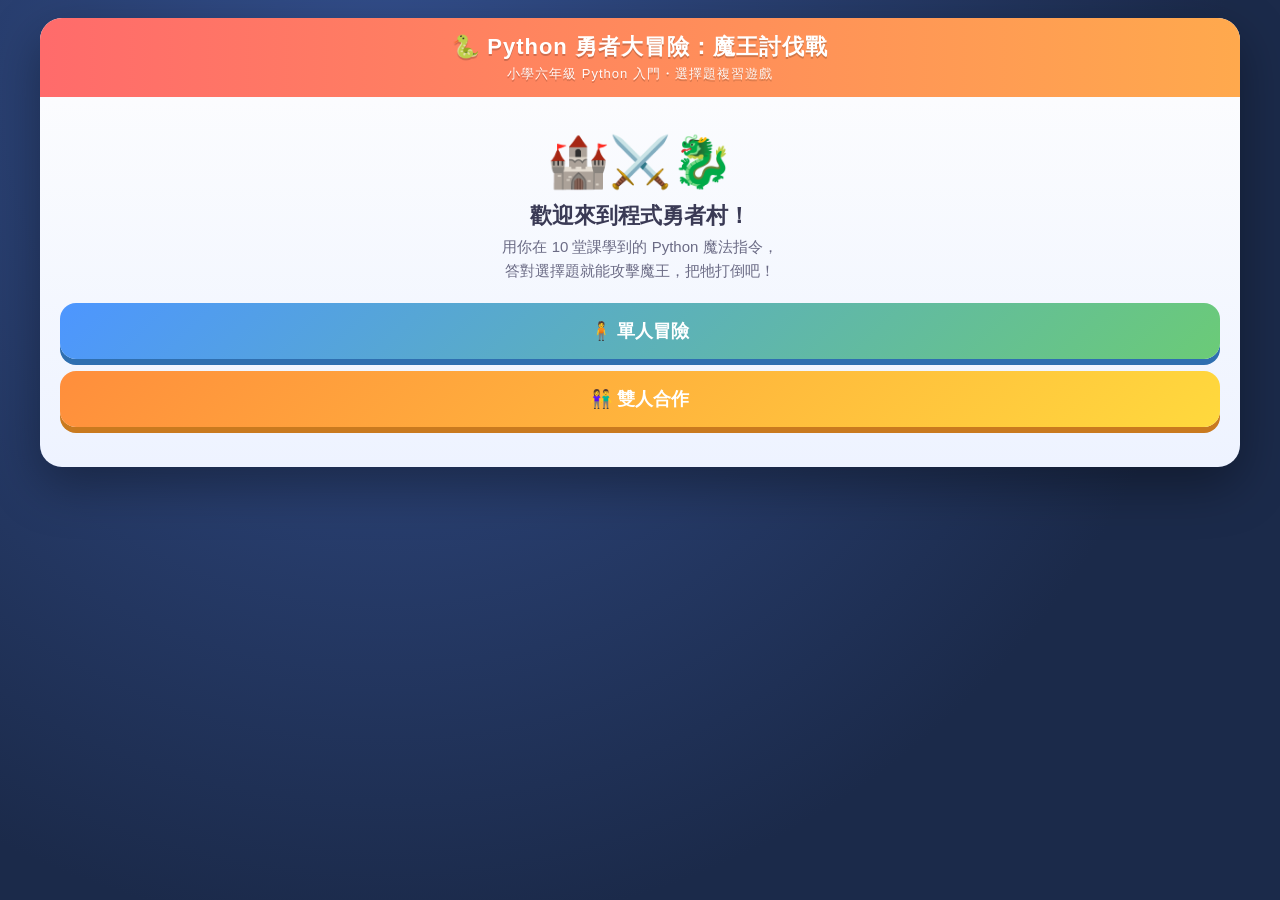
<file: pythonunlock.html>
<!DOCTYPE html>
<html lang="zh-Hant">
<head>
<!-- 單檔版：CSS 與 JS 全部內嵌，直接開這個檔案就能玩，不需要其他檔案 -->
<meta charset="UTF-8">
<meta name="viewport" content="width=device-width, initial-scale=1.0">
<title>Python 勇者大冒險：魔王討伐戰</title>
<style>
/* ===== 內嵌樣式（原 style.css） ===== */
/* ============================================================
   Python 勇者大冒險：魔王討伐戰 — 樣式
   ============================================================ */
* { box-sizing: border-box; margin: 0; padding: 0; }

:root{
  --bg1:#1b2a4a; --bg2:#2c3e6b; --card:#ffffff; --ink:#2b2b3a;
  --accent:#ffd93d; --good:#3ec46d; --bad:#ff5a5a; --line:#e3e8f0;
}
html,body{ height:100%; }
body{
  font-family: "Comic Sans MS","Baloo 2","微軟正黑體","Microsoft JhengHei","PingFang TC",sans-serif;
  background: radial-gradient(circle at 30% 10%, #34508f, #1b2a4a 70%);
  color: var(--ink);
  min-height:100vh; min-height:100dvh;
  display:flex; align-items:flex-start; justify-content:center;
  padding: 18px;
}

#app{
  width:100%; max-width: 760px;
  background: linear-gradient(180deg,#fefefe,#eef3ff);
  border-radius: 22px;
  box-shadow: 0 18px 50px rgba(0,0,0,.35);
  overflow:hidden;
  position:relative;
}

/* 頂部標題 */
.app-header{
  background: linear-gradient(90deg,#ff6b6b,#ffa94d);
  color:#fff; text-align:center; padding:14px 10px;
  font-size: 22px; font-weight:bold; letter-spacing:1px;
  text-shadow: 0 2px 0 rgba(0,0,0,.18);
}
.app-header small{ display:block; font-size:13px; font-weight:normal; opacity:.95; margin-top:3px; }

/* 畫面切換 */
.screen{ display:none; padding: 22px 20px 28px; }
.screen.active{ display:block; animation: fade .25s ease; }
@keyframes fade{ from{opacity:0; transform:translateY(8px);} to{opacity:1; transform:none;} }

/* 首頁 */
.home-hero{ text-align:center; padding: 14px 0 8px; }
.home-hero .big{ font-size: 50px; }
.home-hero h2{ color:#3a3a55; font-size:22px; margin:10px 0 4px; }
.home-hero p{ color:#6b6b85; font-size:15px; line-height:1.6; }

.menu-btn{
  display:block; width:100%; margin:12px 0; padding:16px;
  font-size:18px; font-weight:bold; color:#fff; cursor:pointer;
  border:none; border-radius:16px;
  background: linear-gradient(135deg,#4d96ff,#6bcB77);
  box-shadow: 0 6px 0 #2f6fb0; transition: transform .08s, box-shadow .08s;
}
.menu-btn.alt{ background: linear-gradient(135deg,#ff8e3c,#ffd93d); box-shadow:0 6px 0 #c97a1f; }
.menu-btn:active{ transform: translateY(4px); box-shadow:0 2px 0 #2f6fb0; }
.menu-btn.alt:active{ box-shadow:0 2px 0 #c97a1f; }

/* 通用卡片網格 */
.card-grid{ display:grid; grid-template-columns: repeat(2,1fr); gap:14px; margin-top:14px; }
.section-title{ text-align:center; color:#3a3a55; font-size:20px; margin:6px 0 2px; }
.section-sub{ text-align:center; color:#7a7a95; font-size:14px; margin-bottom:8px; }

/* 職業卡 */
.class-card{
  background:var(--card); border:3px solid var(--c); border-radius:18px;
  padding:14px 10px; cursor:pointer; text-align:center; transition: transform .1s;
}
.class-card:hover{ transform: translateY(-4px) scale(1.02); }
.class-icon{ font-size:44px; }
.class-icon svg, .stage-boss svg{ width:64px; height:64px; display:block; margin:0 auto; }
.class-name{ font-size:19px; font-weight:bold; color:var(--c); margin:4px 0; }
.class-stats{ display:flex; justify-content:center; gap:10px; font-size:13px; color:#555; margin:6px 0; }
.class-skill{ font-size:12px; color:#777; line-height:1.4; min-height:32px; }

/* 階段卡 */
.stage-card{
  background:var(--card); border:3px solid var(--c); border-radius:18px;
  padding:16px 12px; cursor:pointer; text-align:center; transition: transform .1s;
}
.stage-card:hover{ transform: translateY(-4px) scale(1.02); }
.stage-boss{ font-size:48px; margin-bottom:4px; }
.stage-name{ font-weight:bold; font-size:17px; color:var(--c); margin:4px 0; }
.stage-sub{ font-size:13px; color:#666; }
.stage-bossname{ font-size:14px; margin:8px 0 4px; color:#444; font-weight:bold; }
.stage-qcount{ font-size:13px; color:#888; }

/* ---------- 戰鬥畫面 ---------- */
#screen-battle{ position:relative; }
.battle-top{ text-align:center; color:#3a3a55; font-size:14px; margin-bottom:6px; }

/* 魔王區 */
#boss-area{
  background: linear-gradient(180deg,#fff0f0,#ffe0e0);
  border:none; border-radius:18px;
  padding:14px; text-align:center; position:relative;
  box-shadow:0 6px 16px rgba(0,0,0,.12);
}
#boss-area.boss-hit{ animation: bossShake .4s; }
@keyframes bossShake{ 0%,100%{transform:none;} 25%{transform:translateX(-8px);} 75%{transform:translateX(8px);} }
.boss-sprite{ font-size:64px; animation: bob 1.6s ease-in-out infinite; }
.boss-sprite svg{ width:96px; height:96px; display:block; margin:0 auto; filter: drop-shadow(0 6px 6px rgba(0,0,0,.18)); }
.boss-sprite.flash{ animation: bossShake .4s, flashRed .4s; }
.boss-sprite.crit{ filter: drop-shadow(0 0 12px gold) brightness(1.15); }
/* 魔王施放技能：蓄力放大 + 彩色光暈 */
.boss-sprite.casting{ animation: bossCast .65s ease-out; }
@keyframes bossCast{
  0%{ transform:scale(1); filter:brightness(1); }
  25%{ transform:scale(1.28); }
  55%{ transform:scale(1.1); filter: brightness(1.4) drop-shadow(0 0 16px var(--cast-color,#ff5a5a)); }
  100%{ transform:scale(1); filter:brightness(1); }
}
/* 技能衝擊波光環（由 JS 動態插入，按技能類型上色） */
.cast-ring{
  position:absolute; left:50%; top:42%; transform:translate(-50%,-50%);
  width:30px; height:30px; border-radius:50%;
  border:5px solid var(--cast-color,#ff5a5a); pointer-events:none; opacity:.9;
  box-shadow:0 0 18px 4px var(--cast-color,#ff5a5a);
  animation: castRing .75s ease-out forwards;
}
@keyframes castRing{
  0%{ width:24px; height:24px; opacity:.95; }
  100%{ width:230px; height:230px; opacity:0; }
}
/* 施法時魔王區背景微微染色 */
#boss-area.casting{ animation: bossAreaCast .65s ease-out; }
@keyframes bossAreaCast{
  0%,100%{ box-shadow:none; }
  45%{ box-shadow:0 0 22px 2px var(--cast-color,#ff5a5a) inset; }
}
@keyframes flashRed{ 0%,100%{filter:none;} 50%{filter:brightness(2.2) sepia(1) hue-rotate(-50deg) saturate(5);} }
@keyframes bob{ 0%,100%{transform:translateY(0);} 50%{transform:translateY(-8px);} }
#boss-name{ font-size:20px; font-weight:bold; color:#c0392b; margin:2px 0 8px; }

.hp-bar{
  position:relative; height:24px; background:#e6e6e6; border-radius:12px;
  overflow:hidden; border:2px solid #ccc;
}
.hp-fill{ height:100%; border-radius:10px 0 0 10px; transition: width .45s ease; }
#boss-hp-fill{ background: linear-gradient(90deg,#ff5a5a,#ff9a3c); }
.hp-text{
  position:absolute; inset:0; display:flex; align-items:center; justify-content:center;
  font-size:13px; font-weight:bold; color:#222; text-shadow:0 1px 1px #fff;
}
.boss-hp-label{ font-size:12px; color:#a55; margin-top:4px; }
.boss-progress{ font-size:13px; font-weight:bold; color:#c0392b; background:#ffe0e0;
  display:inline-block; padding:2px 10px; border-radius:10px; margin-bottom:6px; }
/* 魔王技能標籤 + 護盾顯示（直接浮在地圖上，不另設白底） */
.boss-skill{
  font-size:12px; font-weight:bold; color:#5a2d82; background:rgba(255,255,255,.55);
  display:inline-block; padding:2px 10px; border-radius:10px; margin-bottom:6px;
  border:1px dashed #a06cd5;
}
.boss-shield{
  font-size:12px; font-weight:bold; color:#1d4ed8; background:rgba(219,234,254,.85);
  display:inline-block; padding:2px 10px; border-radius:10px; margin-top:4px;
  border:1px solid #93c5fd;
}

/* 玩家面板 */
#players-panel{ display:flex; gap:12px; justify-content:center; margin:14px 0; flex-wrap:wrap; }
.player-card{
  flex:1; min-width:160px; background:#fff; border:3px solid #cdd6e6; border-radius:16px;
  padding:10px; text-align:center; position:relative; transition: all .15s;
}
.player-card.active{ border-color:#ffb300; box-shadow:0 0 0 4px rgba(255,179,0,.25); }
.player-card.down{ filter:grayscale(1); opacity:.6; }
.player-sprite{ font-size:40px; }
.player-sprite svg{ width:54px; height:54px; display:block; margin:0 auto; }
.player-name{ font-size:14px; font-weight:bold; color:#3a3a55; margin:2px 0 6px; }
.level-badge{ display:inline-block; background:#ffb300; color:#fff; font-size:12px;
  padding:1px 8px; border-radius:10px; margin-left:4px; }
.player-card .hp-bar{ height:18px; }
.player-card .hp-fill{ background: linear-gradient(90deg,#3ec46d,#9be15d); }
.player-atk{ font-size:13px; color:#666; margin-top:6px; }
.down-tag{ font-size:13px; color:#c0392b; font-weight:bold; margin-top:4px; }
.player-card.player-hit{ animation: shake .4s; box-shadow:0 0 0 4px rgba(255,90,90,.6); }
.player-card.heal-flash{ animation: healPulse .6s; }
@keyframes healPulse{ 0%,100%{box-shadow:none;} 50%{box-shadow:0 0 0 6px rgba(46,204,113,.55);} }

/* ---------- 戰鬥場景：魔王與勇者同處一張地圖 ---------- */
.battle-scene{
  position:relative;
  display:flex; align-items:center; justify-content:space-between; gap:10px;
  padding:14px 12px 16px;
  border:3px solid #aebfd6; border-radius:18px; overflow:hidden;
  background: linear-gradient(180deg,#cdeeff 0%,#bfe9ff 44%, #8fd96a 45%, #79c94f 100%);
}
/* 草地上的小路（虛線），強化「地圖」感 */
.battle-scene::after{
  content:""; position:absolute; left:6%; right:6%; top:56%;
  border-top:3px dashed rgba(255,255,255,.55); z-index:0;
}
.battle-scene > *{ position:relative; z-index:2; }
.battle-scene #boss-area{
  background:transparent; border:none; padding:0; flex:1; max-width:46%;
}
.battle-scene #players-panel{
  flex:1; margin:0; gap:8px; justify-content:center; max-width:46%;
}
/* 玩家卡：與魔王卡完全相同的格式（圓角卡片＋主題漸層底，無外框） */
.battle-scene .player-card{
  background: linear-gradient(180deg,#eef5ff,#dbe9ff);
  border:none; border-radius:18px; padding:14px;
  box-shadow:0 6px 16px rgba(0,0,0,.12);
}
/* 戰場中：用光暈取代「框」來標示當前玩家 / 受擊，而不是顯示邊框 */
.battle-scene .player-card.active{ border:none; box-shadow:0 0 0 4px rgba(255,179,0,.35); }
.battle-scene .player-card.player-hit{ border:none !important; box-shadow:0 0 0 4px rgba(255,90,90,.6); }
/* 玩家資訊標籤與魔王卡風格一致 */
.battle-scene .player-sprite svg{ width:72px; height:72px; }
.battle-scene .player-name{ font-size:15px; color:#243b66; margin:2px 0 8px; }
.battle-scene .player-skill{
  display:inline-block; padding:2px 10px; border-radius:10px; margin-bottom:8px;
  font-size:12px; font-weight:bold; color:#3a2d6e;
  background:#efeaff; border:1px dashed #a06cd5;
}
.battle-scene .player-atk{
  display:inline-block; padding:3px 10px; border-radius:10px; margin-top:8px;
  font-size:13px; color:#243b66; font-weight:bold;
  background: linear-gradient(135deg,#dbe9ff,#cfe0ff);
}
.battle-scene .down-tag{ margin-top:6px; }
.vs-badge{
  position:absolute; left:50%; top:47%; transform:translate(-50%,-50%);
  z-index:3; width:50px; height:50px; border-radius:50%;
  display:flex; align-items:center; justify-content:center;
  font-size:20px; font-weight:900; color:#fff; letter-spacing:0;
  background: radial-gradient(circle at 35% 30%, #ff8a8a, #c0392b);
  border:3px solid #fff; box-shadow:0 4px 10px rgba(0,0,0,.25);
}

/* 題目區 */
.q-box{
  background:#fff; border:3px solid #4d96ff; border-radius:18px; padding:16px; margin-top:6px;
}
.q-meta{ display:flex; justify-content:space-between; font-size:12px; color:#888; margin-bottom:8px; }
#q-text{ font-size:17px; color:#2b2b3a; line-height:1.6; font-weight:bold; }
#options{ display:grid; gap:10px; margin-top:14px; }
.option-btn{
  display:flex; align-items:center; gap:12px; text-align:left;
  background:#f4f8ff; border:2px solid #bcd0f5; border-radius:14px;
  padding:12px 14px; font-size:15px; cursor:pointer; color:#2b2b3a;
  font-family:inherit; transition: background .1s, transform .08s;
}
.option-btn:hover:not(:disabled){ background:#e3edff; }
.option-btn:active:not(:disabled){ transform:scale(.98); }
.option-btn:disabled{ cursor:default; }
.opt-letter{
  flex:none; width:30px; height:30px; border-radius:50%;
  background:#4d96ff; color:#fff; font-weight:bold;
  display:flex; align-items:center; justify-content:center;
}
.opt-text{ white-space:pre-wrap; line-height:1.4; }
.option-btn.correct{ background:#d8f8e2; border-color:var(--good); }
.option-btn.correct .opt-letter{ background:var(--good); }
.option-btn.wrong{ background:#ffe0e0; border-color:var(--bad); }
.option-btn.wrong .opt-letter{ background:var(--bad); }

/* 回饋 */
.feedback{
  margin-top:14px; padding:12px 14px; border-radius:14px; font-size:14px; line-height:1.6;
  min-height:20px; background:#f0f3f8; color:#555;
}
.feedback.ok{ background:#e6f9ee; color:#1d7a45; border:2px solid #9be15d; }
.feedback.bad{ background:#fdecec; color:#b03030; border:2px solid #ff9a9a; }

/* 雙人：兩位玩家各自獨立的作答區 */
#questions-area{ display:flex; flex-direction:column; gap:12px; }
.coop-q .q-text{ font-size:16px; color:#2b2b3a; line-height:1.6; font-weight:bold; margin-top:6px; }
.coop-q .options{ display:grid; gap:10px; margin-top:14px; }
.coop-tag{ font-size:12px; color:#4d96ff; font-weight:bold; }
.coop-who{ font-weight:bold; }
.coop-who.who-down{ color:#c0392b; }
.q-disabled{ opacity:.55; }
/* 橫屏空間較寬時，兩個作答區左右並排 */
@media (orientation: landscape) and (min-width: 820px){
  #questions-area{ display:grid; grid-template-columns:1fr 1fr; gap:10px; align-items:start; }
}

/* ---------- 單人作答區放大（僅單人；雙人 .coop-q 不受影響，維持原尺寸） ----------
   全部選器皆為單人專用：#q-text / #options / #feedback 只在 solo 出現，
   .q-box 以 :not(.coop-q) 排除雙人作答卡，確保只放大單人那一塊。 */
#questions-area .q-box:not(.coop-q){
  padding:22px; min-height:200px;
  display:flex; flex-direction:column;
}
#q-text{ font-size:21px; line-height:1.75; }
#options{ gap:14px; margin-top:18px; }
#options .option-btn{
  padding:16px 18px; font-size:17px; border-radius:16px; gap:14px;
}
#options .opt-letter{ width:38px; height:38px; font-size:18px; }
#feedback{ font-size:15.5px; padding:14px 16px; margin-top:18px; line-height:1.7; }

/* ============================================================
   打敗魔王 / 結果畫面 — 置中的輕巧小卡（約縮小一半，含橫屏）
   ============================================================ */
/* 只有「顯示中」才變成置中 flex，避免影響其它畫面切換 */
#screen-levelup.active, #screen-result.active{
  display:flex; align-items:center; justify-content:center;
  min-height: calc(100dvh - 150px);
}
.result-box{
  text-align:center; padding: clamp(7px, 1.2vh, 11px) 10px;
  width:100%; max-width: 320px; margin:0 auto;
  /* 內容過高時在框內捲動，按鈕仍可滑到，不會被推出畫面 */
  max-height: calc(100dvh - 100px); overflow:auto;
}
/* 標題 / 文字 / 按鈕：隨畫面高度縮放，直屏正常、橫屏自動縮小 */
.result-title{ font-size: clamp(13px, 2.1vh, 16px); line-height:1.15; font-weight:bold; margin-bottom:4px; }
.result-title.win{ color:#2e9e54; }
.result-title.lose{ color:#c0392b; }
#result-msg{ font-size: clamp(10px, 1.5vh, 12px); color:#555; margin-bottom:5px; line-height:1.4; }
#result-stats{ font-size: clamp(9px, 1.35vh, 11px); color:#777; background:#f4f6fb; border-radius:8px; padding:6px 8px; margin-bottom:6px; line-height:1.45; }
/* 按鈕改扁平、縮小，整塊更輕巧 */
#screen-levelup .menu-btn, #screen-result .menu-btn{
  padding: clamp(6px, 1.1vh, 9px); font-size: clamp(11px, 1.6vh, 13px); margin:4px 0;
  border-radius:10px; box-shadow: 0 2px 0 rgba(0,0,0,.22);
}
#screen-levelup .menu-btn:active, #screen-result .menu-btn:active{ transform: translateY(2px); box-shadow: 0 1px 0 rgba(0,0,0,.22); }

/* 升級畫面 */
.lu-stats{ margin:4px 0 6px; display:flex; flex-direction:column; gap:3px; }
.lu-row{ background:#eafaf0; border:1.5px solid #9be15d; border-radius:8px; padding:3px 7px; font-size: clamp(9px, 1.45vh, 11px); color:#1d7a45; line-height:1.3; }
.lu-next{
  background: linear-gradient(135deg,#fff4d6,#ffe9b0); border:1.5px dashed #e0a200;
  border-radius:8px; padding:4px 7px; font-size: clamp(8px, 1.35vh, 10px); font-weight:bold; color:#9a6b00;
  margin-bottom:6px; line-height:1.35;
}

/* 浮動傷害 */
.float-dmg{
  position:absolute; left:50%; top:30%; transform:translateX(-50%);
  font-size:26px; font-weight:bold; pointer-events:none;
  animation: floatUp 1s ease-out forwards; text-shadow:0 2px 3px rgba(0,0,0,.25);
}
.float-dmg.dmg-boss{ color:#ff3b3b; }
.float-dmg.dmg-player{ color:#c0392b; }
.float-dmg.heal{ color:#2ecc71; }
.float-dmg.dmg-shield{ color:#5b8cff; text-shadow:0 0 8px rgba(91,140,255,.7), 0 2px 3px rgba(0,0,0,.3); }
@keyframes floatUp{ from{opacity:1; transform:translate(-50%,0);} to{opacity:0; transform:translate(-50%,-46px);} }

/* 震動 */
.shake{ animation: shake .4s; }
@keyframes shake{ 0%,100%{transform:translate(0,0);} 20%{transform:translate(-6px,3px);} 40%{transform:translate(6px,-3px);} 60%{transform:translate(-4px,2px);} 80%{transform:translate(4px,-2px);} }

/* 彩帶 */
#confetti{ position:fixed; inset:0; pointer-events:none; overflow:hidden; z-index:50; }
.confetti-piece{
  position:absolute; top:-20px; width:10px; height:16px; border-radius:2px;
  animation: fall linear forwards;
}
@keyframes fall{ to{ transform: translateY(105vh) rotate(540deg); opacity:.9; } }

.back-link{
  display:inline-block; margin-top:8px; color:#4d96ff; cursor:pointer;
  font-size:14px; text-decoration:underline; background:none; border:none; font-family:inherit;
}

/* ---------- 倒數計時條 ---------- */
#timer-bar{
  position:relative; height:20px; background:#e6e6e6; border-radius:11px;
  overflow:hidden; border:2px solid #ccc; margin-bottom:10px;
}
#timer-fill{
  height:100%; width:100%; border-radius:9px 0 0 9px;
  background: linear-gradient(90deg,#3ec46d,#9be15d);
  transition: width .1s linear;
}
#timer-bar.low #timer-fill{ background: linear-gradient(90deg,#ff5a5a,#ff9a3c); }
#timer-text{
  position:absolute; inset:0; display:flex; align-items:center; justify-content:center;
  font-size:13px; font-weight:bold; color:#222; text-shadow:0 1px 1px #fff;
}

/* ---------- 能量條 + 技能 ---------- */
.energy-wrap{ display:flex; align-items:center; justify-content:center; gap:6px; margin:6px 0 4px; }
.en-label{ font-size:12px; color:#8a6d1f; font-weight:bold; }
.pips{ display:inline-flex; gap:4px; }
.epip{
  width:14px; height:14px; border-radius:50%;
  background:#e2e2e2; border:2px solid #cfcfcf; transition: all .15s;
}
.epip.on{ background: radial-gradient(circle at 35% 30%, #ffe680, #ffb300); border-color:#e0a200;
  box-shadow:0 0 6px rgba(255,179,0,.6); }
.skill-btn{
  display:block; width:100%; margin-top:4px; padding:9px;
  font-size:13px; font-weight:bold; color:#fff; cursor:pointer;
  border:none; border-radius:12px; font-family:inherit;
  background:#9aa0a8; opacity:.6; transition: transform .08s, box-shadow .08s, opacity .15s;
}
.skill-btn.ready{
  background: linear-gradient(135deg,#ff7b00,#ffd93d); opacity:1;
  box-shadow:0 4px 0 #b86a00; animation: skillGlow 1s ease-in-out infinite;
}
.skill-btn.ready:active{ transform: translateY(3px); box-shadow:0 1px 0 #b86a00; }
@keyframes skillGlow{ 0%,100%{filter:brightness(1);} 50%{filter:brightness(1.18);} }

/* ---------- 技能橫幅 ---------- */
#skill-banner{
  text-align:center; font-size:15px; font-weight:bold; color:#fff;
  background: linear-gradient(135deg,#8e2de2,#4a00e0);
  border-radius:12px; padding:0 12px; margin:0 0 10px; max-height:0; overflow:hidden;
  opacity:0; transition: all .3s ease;
}
#skill-banner.show{ max-height:60px; padding:10px 12px; opacity:1; margin-bottom:10px; }

/* ---------- 暴擊傷害數字 ---------- */
.float-dmg.dmg-crit{ color:#ffcc00; font-size:34px; text-shadow:0 0 10px #ff8a00, 0 2px 3px rgba(0,0,0,.3); }

/* ============================================================
   直屏 / 橫屏 自適應佈局
   ============================================================ */

/* 直屏（預設）：垂直堆疊，由上而下閱讀 */
#battle-layout{ display:block; }
#battle-field{ display:block; }
#battle-question{ display:block; }

@media (orientation: portrait){
  #battle-layout{ display:block; }
}

/* 橫屏：左右兩欄，整體按比例放大（遊戲視窗更寬、內部元素放大） */
@media (orientation: landscape){
  /* 整體放大：遊戲視窗加寬，善用寬螢幕 */
  #app{ max-width: 1040px; }

  #battle-layout{
    display:grid;
    /* 橫屏：作答區放「下面」——戰場(上) : 作答區(下) = 1:1，單人/雙人皆同 */
    grid-template-rows: 1fr 1fr;
    gap:14px;
    height: calc(100dvh - 190px);
  }
  #battle-field{ display:flex; flex-direction:column; gap:10px; min-height:0; overflow:auto; }
  #battle-question{ min-height:0; overflow:auto; display:flex; flex-direction:column; align-items:center; }
  #battle-question > #questions-area{ align-self:start; width:100%; }
  #boss-area{ padding:14px 12px; }
  .boss-sprite svg{ width:96px; height:96px; }
  #boss-name{ font-size:20px; margin:4px 0 8px; }
  #players-panel{ gap:10px; }
  .player-card{ min-width:0; }
  .player-sprite svg{ width:64px; height:64px; }
  #options{ gap:12px; }
  .option-btn{ padding:13px 15px; font-size:16px; }
  #q-text{ font-size:19px; }

  /* 寬一點的橫屏：職業/階段卡排成 4 欄 */
  @media (min-width: 760px){
    #screen-class .card-grid, #screen-stage .card-grid{ grid-template-columns: repeat(4,1fr); }
  }
  /* 更寬螢幕：整體再放大一階 */
  @media (min-width: 900px){
    #app{ max-width: 1200px; }
    .boss-sprite svg{ width:120px; height:120px; }
    .player-sprite svg{ width:76px; height:76px; }
    #q-text{ font-size:21px; }
    #options .option-btn{ padding:15px 17px; font-size:17px; }
  }

  /* 作答區緊湊化：在 1:1 下半部即可完整顯示，不需內部捲動（單人/雙人皆同） */
  #questions-area .q-box:not(.coop-q){ padding:12px; min-height:0; }
  #q-text{ font-size:16px; line-height:1.45; }
  #options{ gap:6px; margin-top:8px; }
  #options .option-btn{ padding:8px 11px; font-size:14px; gap:9px; border-radius:12px; }
  #options .opt-letter{ width:26px; height:26px; font-size:13px; }
  #feedback{ margin-top:8px; padding:7px 9px; font-size:12px; line-height:1.45; }
  /* 雙人作答面板同步緊湊 */
  .coop-q .q-text{ font-size:13px; line-height:1.4; }
  .coop-q .options{ gap:5px; margin-top:6px; }
  .coop-q .option-btn{ padding:6px 8px; font-size:11px; gap:7px; }
  .coop-q .opt-letter{ width:22px; height:22px; font-size:11px; }
  .coop-q .feedback{ margin-top:5px; padding:5px 7px; font-size:10px; }
}

/* 橫屏且高度偏矮（例如手機橫放）：壓縮間距，盡量不捲動 */
@media (orientation: landscape) and (max-height: 560px){
  .screen{ padding:10px 12px 14px; }
  .app-header{ padding:8px 10px; font-size:18px; }
  .app-header small{ font-size:11px; }
  #battle-layout{ gap:10px; height:auto; grid-template-rows:auto auto; }
  #battle-field{ overflow:visible; }
  #battle-question{ overflow:visible; }
  #boss-area{ padding:8px; }
  .boss-sprite svg{ width:62px; height:62px; }
  #boss-name{ font-size:15px; margin:2px 0 4px; }
  .boss-hp-label{ font-size:10px; }
  #players-panel{ gap:8px; margin:8px 0; }
  .player-card{ padding:6px 8px; }
  .player-name{ font-size:12px; }
  .player-atk{ font-size:11px; margin-top:3px; }
  .player-card .hp-bar{ height:14px; }
  .q-box{ padding:12px; }
  #q-text{ font-size:15px; }
  .feedback{ margin-top:8px; padding:8px 10px; font-size:13px; }
  .menu-btn{ padding:12px; font-size:16px; margin:8px 0; }
  .section-title{ font-size:18px; }
  .home-hero{ padding:6px 0 2px; }
  .home-hero .big{ font-size:40px; }
  .home-hero h2{ font-size:18px; margin:6px 0 2px; }
  /* 場景在矮橫屏下壓縮，保持一屏可玩 */
  .battle-scene{ padding:8px 10px 10px; }
  .vs-badge{ width:40px; height:40px; font-size:16px; }
  .battle-scene #players-panel{ flex-direction:row; }
  /* 矮橫屏：單人作答區回歸緊湊，避免超出一個畫面 */
  #questions-area .q-box:not(.coop-q){ padding:12px; min-height:0; display:block; }
  #q-text{ font-size:15px; line-height:1.4; }
  #options{ gap:8px; margin-top:10px; }
  #options .option-btn{ padding:10px 12px; font-size:14px; }
  #options .opt-letter{ width:26px; height:26px; font-size:14px; }
  #feedback{ font-size:13px; padding:8px 10px; margin-top:8px; }
}

/* 直屏窄手機（原本的 520 斷點仍保留，並補強題目可讀性） */
@media (max-width:520px){
  .card-grid{ grid-template-columns:1fr; }
  .boss-sprite{ font-size:52px; }
  #q-text{ font-size:16px; }
  /* 場景：魔王與勇者同圖，窄直屏下讓勇者卡直排以免擠壓 */
  .battle-scene{ padding:12px 10px 14px; }
  .vs-badge{ width:44px; height:44px; font-size:17px; }
  .battle-scene #players-panel{ flex-direction:column; max-width:50%; }
  .battle-scene .player-card{ min-width:0; border:none; box-shadow:0 4px 10px rgba(0,0,0,.12); }
}

</style>
</head>
<body>
<div id="app">

  <div class="app-header">
    🐍 Python 勇者大冒險：魔王討伐戰
    <small>小學六年級 Python 入門・選擇題複習遊戲</small>
  </div>

  <!-- 首頁 -->
  <section id="screen-home" class="screen active">
    <div class="home-hero">
      <div class="big">🏰⚔️🐉</div>
      <h2>歡迎來到程式勇者村！</h2>
      <p>用你在 10 堂課學到的 Python 魔法指令，<br>答對選擇題就能攻擊魔王，把牠打倒吧！</p>
    </div>
    <button class="menu-btn" onclick="selectMode('solo')">🧍 單人冒險</button>
    <button class="menu-btn alt" onclick="selectMode('coop')">👫 雙人合作</button>
  </section>

  <!-- 職業選擇 -->
  <section id="screen-class" class="screen">
    <div class="section-title" id="class-title">請選擇你的職業</div>
    <div class="section-sub" id="class-sub">不同職業有不同血量與攻擊力，選一個你喜歡的！</div>
    <div class="card-grid" id="class-cards"></div>
    <div style="text-align:center;margin-top:14px;">
      <button class="back-link" onclick="backHome()">← 回到首頁</button>
    </div>
  </section>

  <!-- 階段選擇 -->
  <section id="screen-stage" class="screen">
    <div class="section-title">選擇挑戰的階段</div>
    <div class="section-sub">題目對應 10 堂課（print → 變數 → 運算 → if → 迴圈 → 清單 → turtle → 專題），由易到難分成 4 個階段<br>🔥 第 4 階段「煉獄級」最難：巢狀迴圈、清單切片、字串方法、f-string、多步驟程式追蹤</div>
    <div class="card-grid" id="stage-cards"></div>
    <div style="text-align:center;margin-top:14px;">
      <button class="back-link" onclick="beginClassSelection()">← 重新選職業</button>
    </div>
  </section>

  <!-- 戰鬥 -->
  <section id="screen-battle" class="screen">
    <div class="battle-top" id="battle-sub"></div>

    <div id="timer-bar"><div id="timer-fill"></div><span id="timer-text">⏱️ 15</span></div>

    <div id="battle-layout">
      <div id="battle-field">
        <div class="battle-scene">
          <div id="players-panel"></div>

          <div class="vs-badge">VS</div>

          <div id="boss-area">
            <div class="boss-sprite" id="boss-sprite">👾</div>
            <div id="boss-name">魔王</div>
            <div class="boss-skill" id="boss-skill">👹 技能：—</div>
            <div class="boss-progress" id="boss-progress">魔王 1 / 5</div>
            <div class="hp-bar"><div class="hp-fill" id="boss-hp-fill" style="width:100%"></div>
              <span class="hp-text" id="boss-hp-text">0/0</span></div>
            <div class="boss-shield" id="boss-shield" style="display:none">🛡️ 護盾 <span id="boss-shield-val">0</span></div>
            <div class="boss-hp-label">魔王血量（打掉就勝利！）</div>
          </div>
        </div>

        <div id="skill-banner"></div>
      </div>

      <div id="battle-question">
        <div id="questions-area"></div>
      </div>
    </div>
  </section>

  <!-- 結果 -->
  <section id="screen-result" class="screen">
    <div class="result-box">
      <div class="result-title" id="result-title"></div>
      <div id="result-msg"></div>
      <div id="result-stats"></div>
      <button class="menu-btn" onclick="retryStage()">🔁 再挑戰一次</button>
      <button class="menu-btn alt" onclick="backToStages()">🗺️ 選其他階段</button>
      <button class="menu-btn" onclick="backHome()" style="background:linear-gradient(135deg,#95a5c6,#b6c0db);box-shadow:0 6px 0 #6b748f;">🏠 回到首頁</button>
    </div>
  </section>

  <!-- 打敗魔王・升級畫面 -->
  <section id="screen-levelup" class="screen">
    <div class="result-box">
      <div class="result-title win" id="levelup-title"></div>
      <div id="levelup-msg"></div>
      <div id="levelup-stats" class="lu-stats"></div>
      <div id="levelup-next" class="lu-next"></div>
      <button class="menu-btn" onclick="nextBoss()">⚔️ 挑戰下一隻魔王</button>
      <button class="menu-btn" onclick="backHome()" style="background:linear-gradient(135deg,#95a5c6,#b6c0db);box-shadow:0 6px 0 #6b748f;">🏠 回到首頁</button>
    </div>
  </section>

  <div id="confetti"></div>
</div>

<script>
/* ===== 內嵌角色 / 魔王 SVG（原 sprites.js） ===== */
/* ============================================================
   Python 勇者大冒險 — 精美 SVG 角色與魔王圖
   （以向量圖取代 emoji，色彩漸層 + 陰影，適合小學生）
   ============================================================ */
'use strict';

const GROUND = '<ellipse cx="60" cy="110" rx="34" ry="6" fill="rgba(0,0,0,.18)"/>';

/* -------------------- 四種職業勇者 -------------------- */
const CLASS_SVG = {
  /* 🛡️ 鐵壁騎士 */
  knight: `<svg viewBox="0 0 120 120" xmlns="http://www.w3.org/2000/svg">
    ${GROUND}
    <defs><linearGradient id="kn" x1="0" y1="0" x2="0" y2="1"><stop offset="0" stop-color="#bcd9ff"/><stop offset="1" stop-color="#3a6fd8"/></linearGradient></defs>
    <ellipse cx="60" cy="74" rx="30" ry="32" fill="url(#kn)" stroke="#2a4fa0" stroke-width="3"/>
    <path d="M42 44 Q60 18 78 44 L78 58 Q60 72 42 58 Z" fill="#dcebff" stroke="#2a4fa0" stroke-width="3"/>
    <rect x="48" y="46" width="24" height="9" rx="4" fill="#16357a"/>
    <circle cx="53" cy="66" r="4.5" fill="#10224d"/><circle cx="67" cy="66" r="4.5" fill="#10224d"/>
    <path d="M88 56 l9 -12 l4 2 l-7 14 Z" fill="#cdd6e6" stroke="#7a8aa8" stroke-width="2"/>
    <rect x="90" y="44" width="6" height="38" rx="3" fill="#e8eef7" stroke="#7a8aa8" stroke-width="2"/>
    <path d="M28 64 q-10 4 -6 18 q6 4 10 -6 Z" fill="#ffd93d" stroke="#b8860b" stroke-width="2"/>
  </svg>`,

  /* ⚔️ 狂戰勇士 */
  warrior: `<svg viewBox="0 0 120 120" xmlns="http://www.w3.org/2000/svg">
    ${GROUND}
    <defs><linearGradient id="wr" x1="0" y1="0" x2="0" y2="1"><stop offset="0" stop-color="#ff8a8a"/><stop offset="1" stop-color="#c0341f"/></linearGradient></defs>
    <ellipse cx="60" cy="76" rx="30" ry="30" fill="url(#wr)" stroke="#7a1d10" stroke-width="3"/>
    <path d="M40 46 Q60 22 80 46 L80 60 Q60 74 40 60 Z" fill="#5a2a22" stroke="#7a1d10" stroke-width="3"/>
    <path d="M44 50 l16 6 M44 58 l16 -6" stroke="#ffd2c2" stroke-width="3" stroke-linecap="round"/>
    <circle cx="53" cy="66" r="4.5" fill="#fff"/><circle cx="67" cy="66" r="4.5" fill="#fff"/>
    <circle cx="53" cy="67" r="2" fill="#3a0f08"/><circle cx="67" cy="67" r="2" fill="#3a0f08"/>
    <path d="M84 30 l6 -22 l10 4 l-8 22 Z" fill="#d7dbe2" stroke="#8a8f9c" stroke-width="2"/>
    <rect x="88" y="26" width="7" height="40" rx="3" fill="#eef1f6" stroke="#8a8f9c" stroke-width="2"/>
    <rect x="82" y="22" width="22" height="12" rx="4" fill="#ffd93d" stroke="#b8860b" stroke-width="2"/>
  </svg>`,

  /* 🔥 炎爆法師 */
  mage: `<svg viewBox="0 0 120 120" xmlns="http://www.w3.org/2000/svg">
    ${GROUND}
    <defs><linearGradient id="mg" x1="0" y1="0" x2="0" y2="1"><stop offset="0" stop-color="#ffc078"/><stop offset="1" stop-color="#e8590c"/></linearGradient></defs>
    <path d="M40 96 Q40 64 60 60 Q80 64 80 96 Z" fill="url(#mg)" stroke="#9c3d05" stroke-width="3"/>
    <circle cx="60" cy="48" r="18" fill="#ffe8cc" stroke="#9c3d05" stroke-width="3"/>
    <path d="M44 40 L60 10 L76 40 Z" fill="#e8590c" stroke="#9c3d05" stroke-width="3"/>
    <circle cx="60" cy="14" r="5" fill="#ffd93d"/>
    <circle cx="53" cy="50" r="4" fill="#5a230a"/><circle cx="67" cy="50" r="4" fill="#5a230a"/>
    <rect x="86" y="40" width="5" height="56" rx="2" fill="#8a5a2b"/>
    <path d="M88 40 q10 -14 0 -22 q-10 8 0 22Z" fill="#ff922b" stroke="#e8590c" stroke-width="2"/>
    <circle cx="88" cy="16" r="6" fill="#ffe066"/>
  </svg>`,

  /* 🌟 聖輝賢者 */
  sage: `<svg viewBox="0 0 120 120" xmlns="http://www.w3.org/2000/svg">
    ${GROUND}
    <defs><linearGradient id="sg" x1="0" y1="0" x2="0" y2="1"><stop offset="0" stop-color="#a9e5c0"/><stop offset="1" stop-color="#2b9e63"/></linearGradient></defs>
    <path d="M40 96 Q40 64 60 60 Q80 64 80 96 Z" fill="url(#sg)" stroke="#1c6b43" stroke-width="3"/>
    <circle cx="60" cy="48" r="18" fill="#e6fff0" stroke="#1c6b43" stroke-width="3"/>
    <path d="M44 40 L60 14 L76 40 Z" fill="#2b9e63" stroke="#1c6b43" stroke-width="3"/>
    <circle cx="60" cy="22" r="4" fill="#ffd93d"/>
    <circle cx="53" cy="50" r="4" fill="#0f5032"/><circle cx="67" cy="50" r="4" fill="#0f5032"/>
    <rect x="86" y="40" width="5" height="56" rx="2" fill="#3a7d5c"/>
    <circle cx="88" cy="34" r="11" fill="#d6f5e6" stroke="#2b9e63" stroke-width="2"/>
    <circle cx="88" cy="34" r="5" fill="#9be15d"/>
  </svg>`,
};

/* -------------------- 15 隻魔王（每階段 5 隻） -------------------- */
const BOSS_SVG = {
  1: [
    /* 史萊姆 */
    `<svg viewBox="0 0 120 120" xmlns="http://www.w3.org/2000/svg">
      ${GROUND}
      <path d="M22 90 Q16 50 60 48 Q104 50 98 90 Q98 100 60 100 Q22 100 22 90 Z" fill="#7ed957" stroke="#3f9e2e" stroke-width="3"/>
      <ellipse cx="60" cy="74" rx="22" ry="13" fill="#c7f5b0" opacity=".6"/>
      <circle cx="48" cy="70" r="7" fill="#fff" stroke="#3f9e2e" stroke-width="2"/><circle cx="72" cy="70" r="7" fill="#fff" stroke="#3f9e2e" stroke-width="2"/>
      <circle cx="48" cy="71" r="3" fill="#223"/><circle cx="72" cy="71" r="3" fill="#223"/>
      <path d="M52 84 Q60 90 68 84" stroke="#2c6b1f" stroke-width="3" fill="none" stroke-linecap="round"/>
    </svg>`,
    /* 蝙蝠精 */
    `<svg viewBox="0 0 120 120" xmlns="http://www.w3.org/2000/svg">
      ${GROUND}
      <path d="M60 50 Q20 30 14 56 Q34 50 44 60 Q34 70 18 78 Q54 70 60 64 Q66 70 102 78 Q86 70 76 60 Q86 50 106 56 Q100 30 60 50 Z" fill="#8e7cc3" stroke="#5b4a91" stroke-width="3"/>
      <ellipse cx="60" cy="58" rx="18" ry="20" fill="#a692d8" stroke="#5b4a91" stroke-width="3"/>
      <path d="M50 42 l-6 -14 M70 42 l6 -14" stroke="#5b4a91" stroke-width="4" stroke-linecap="round"/>
      <circle cx="54" cy="56" r="5" fill="#fff"/><circle cx="66" cy="56" r="5" fill="#fff"/>
      <circle cx="54" cy="57" r="2.5" fill="#311"/><circle cx="66" cy="57" r="2.5" fill="#311"/>
      <path d="M56 66 l4 6 l4 -6 Z" fill="#fff"/>
    </svg>`,
    /* 蘑菇怪 */
    `<svg viewBox="0 0 120 120" xmlns="http://www.w3.org/2000/svg">
      ${GROUND}
      <path d="M30 60 Q60 18 90 60 Q60 74 30 60 Z" fill="#e7483b" stroke="#a3251b" stroke-width="3"/>
      <circle cx="46" cy="46" r="6" fill="#fff"/><circle cx="70" cy="42" r="5" fill="#fff"/><circle cx="60" cy="56" r="5" fill="#fff"/>
      <rect x="48" y="58" width="24" height="34" rx="10" fill="#f3e3c3" stroke="#c9a86a" stroke-width="3"/>
      <circle cx="54" cy="76" r="4" fill="#3a2a14"/><circle cx="66" cy="76" r="4" fill="#3a2a14"/>
      <path d="M52 84 Q60 90 68 84" stroke="#3a2a14" stroke-width="3" fill="none" stroke-linecap="round"/>
      <path d="M44 92 l-4 8 M76 92 l4 8" stroke="#c9a86a" stroke-width="3" stroke-linecap="round"/>
    </svg>`,
    /* 石龜獸 */
    `<svg viewBox="0 0 120 120" xmlns="http://www.w3.org/2000/svg">
      ${GROUND}
      <path d="M52 36 q8 -10 16 0" fill="#7bbf5a" stroke="#3f7a2a" stroke-width="3"/>
      <circle cx="56" cy="40" r="3" fill="#223"/><circle cx="68" cy="40" r="3" fill="#223"/>
      <path d="M26 70 Q26 46 60 46 Q94 46 94 70 Q94 92 60 92 Q26 92 26 70 Z" fill="#6fae4f" stroke="#3f7a2a" stroke-width="3"/>
      <path d="M40 56 h40 M32 70 h56 M40 84 h40 M60 46 v46" stroke="#3f7a2a" stroke-width="2" opacity=".6"/>
      <circle cx="40" cy="90" r="6" fill="#7bbf5a" stroke="#3f7a2a" stroke-width="3"/>
      <circle cx="80" cy="90" r="6" fill="#7bbf5a" stroke="#3f7a2a" stroke-width="3"/>
    </svg>`,
    /* 村莊守衛長 */
    `<svg viewBox="0 0 120 120" xmlns="http://www.w3.org/2000/svg">
      ${GROUND}
      <defs><linearGradient id="gd" x1="0" y1="0" x2="0" y2="1"><stop offset="0" stop-color="#cfd6e0"/><stop offset="1" stop-color="#8a93a3"/></linearGradient></defs>
      <ellipse cx="60" cy="84" rx="26" ry="30" fill="url(#gd)" stroke="#5a6275" stroke-width="3"/>
      <path d="M44 50 Q60 30 76 50 L76 62 Q60 74 44 62 Z" fill="#e9edf3" stroke="#5a6275" stroke-width="3"/>
      <rect x="50" y="52" width="20" height="8" rx="4" fill="#3a4254"/>
      <circle cx="54" cy="68" r="4" fill="#223"/><circle cx="66" cy="68" r="4" fill="#223"/>
      <path d="M30 70 q-8 6 -4 22 q6 2 8 -8 Z" fill="#ffd93d" stroke="#b8860b" stroke-width="2"/>
      <rect x="86" y="40" width="6" height="54" rx="3" fill="#e9edf3" stroke="#5a6275" stroke-width="2"/>
      <path d="M86 40 l16 6 l-16 8 Z" fill="#cfd6e0" stroke="#5a6275" stroke-width="2"/>
    </svg>`,
  ],
  2: [
    /* 洞窟蝙蝠王 */
    `<svg viewBox="0 0 120 120" xmlns="http://www.w3.org/2000/svg">
      ${GROUND}
      <path d="M60 48 Q14 24 8 54 Q32 48 44 60 Q32 72 14 82 Q56 72 60 66 Q64 72 106 82 Q88 72 76 60 Q88 48 112 54 Q106 24 60 48 Z" fill="#6a4fb0" stroke="#3f2d75" stroke-width="3"/>
      <ellipse cx="60" cy="58" rx="20" ry="22" fill="#8368cf" stroke="#3f2d75" stroke-width="3"/>
      <path d="M50 38 l-6 -14 M70 38 l6 -14" stroke="#3f2d75" stroke-width="4" stroke-linecap="round"/>
      <path d="M48 32 l12 4 l12 -4 l-4 8 l-8 2 l-8 -2 Z" fill="#ffd93d" stroke="#b8860b" stroke-width="2"/>
      <circle cx="53" cy="56" r="5" fill="#ffe14d"/><circle cx="67" cy="56" r="5" fill="#ffe14d"/>
      <circle cx="53" cy="57" r="2.5" fill="#311"/><circle cx="67" cy="57" r="2.5" fill="#311"/>
      <path d="M55 66 l5 7 l5 -7 Z" fill="#fff"/>
    </svg>`,
    /* 毒蛛 */
    `<svg viewBox="0 0 120 120" xmlns="http://www.w3.org/2000/svg">
      ${GROUND}
      <g stroke="#5b2d8a" stroke-width="4" stroke-linecap="round">
        <path d="M60 60 Q30 40 18 52 M60 60 Q90 40 102 52"/>
        <path d="M60 64 Q28 60 16 74 M60 64 Q92 60 104 74"/>
        <path d="M60 70 Q32 80 22 96 M60 70 Q88 80 98 96"/>
      </g>
      <ellipse cx="60" cy="64" rx="22" ry="20" fill="#9b59b6" stroke="#5b2d8a" stroke-width="3"/>
      <circle cx="52" cy="58" r="5" fill="#fff"/><circle cx="68" cy="58" r="5" fill="#fff"/>
      <circle cx="52" cy="59" r="2.5" fill="#311"/><circle cx="68" cy="59" r="2.5" fill="#311"/>
      <path d="M54 72 l3 6 l3 -6 M64 72 l3 6 l3 -6" stroke="#fff" stroke-width="3" fill="none"/>
    </svg>`,
    /* 骷髏兵 */
    `<svg viewBox="0 0 120 120" xmlns="http://www.w3.org/2000/svg">
      ${GROUND}
      <circle cx="60" cy="52" r="26" fill="#f2f2ee" stroke="#9a9a8c" stroke-width="3"/>
      <circle cx="50" cy="50" r="8" fill="#2b2b2b"/><circle cx="70" cy="50" r="8" fill="#2b2b2b"/>
      <path d="M52 66 l8 6 l8 -6" stroke="#9a9a8c" stroke-width="3" fill="none"/>
      <rect x="44" y="34" width="6" height="14" rx="3" fill="#cfcfc4" stroke="#9a9a8c" stroke-width="2" transform="rotate(-20 47 41)"/>
      <rect x="70" y="34" width="6" height="14" rx="3" fill="#cfcfc4" stroke="#9a9a8c" stroke-width="2" transform="rotate(20 73 41)"/>
      <path d="M40 84 l16 -10 l16 10 l-16 10 Z" fill="#f2f2ee" stroke="#9a9a8c" stroke-width="3"/>
    </svg>`,
    /* 石巨人 */
    `<svg viewBox="0 0 120 120" xmlns="http://www.w3.org/2000/svg">
      ${GROUND}
      <rect x="30" y="36" width="60" height="62" rx="12" fill="#9aa0a8" stroke="#5e646c" stroke-width="3"/>
      <rect x="40" y="46" width="40" height="26" rx="8" fill="#6f757d"/>
      <circle cx="52" cy="58" r="6" fill="#46e0ff"/><circle cx="68" cy="58" r="6" fill="#46e0ff"/>
      <path d="M50 80 h20" stroke="#5e646c" stroke-width="3" stroke-linecap="round"/>
      <path d="M44 36 l8 10 M76 36 l-8 10 M40 64 l-8 6 M80 64 l8 6" stroke="#5e646c" stroke-width="3" stroke-linecap="round"/>
    </svg>`,
    /* 洞窟魔眼 */
    `<svg viewBox="0 0 120 120" xmlns="http://www.w3.org/2000/svg">
      ${GROUND}
      <path d="M44 96 q-6 14 -16 10 M60 100 q-4 16 -14 14 M76 96 q6 14 16 10" stroke="#b06fd0" stroke-width="4" fill="none" stroke-linecap="round"/>
      <circle cx="60" cy="58" r="30" fill="#fff" stroke="#8a4fb0" stroke-width="3"/>
      <circle cx="60" cy="58" r="14" fill="#b06fd0" stroke="#5b2d75" stroke-width="3"/>
      <circle cx="60" cy="58" r="6" fill="#311"/>
      <circle cx="54" cy="52" r="3" fill="#fff"/>
      <path d="M40 40 q20 -14 40 0 M40 76 q20 14 40 0" stroke="#5b2d75" stroke-width="3" fill="none"/>
    </svg>`,
  ],
  3: [
    /* 火龍兵 */
    `<svg viewBox="0 0 120 120" xmlns="http://www.w3.org/2000/svg">
      ${GROUND}
      <path d="M40 50 q-18 -6 -26 6 q14 4 22 12 Z" fill="#c0341f" stroke="#7a1d10" stroke-width="3"/>
      <path d="M80 50 q18 -6 26 6 q-14 4 -22 12 Z" fill="#c0341f" stroke="#7a1d10" stroke-width="3"/>
      <ellipse cx="60" cy="64" rx="30" ry="28" fill="#e8590c" stroke="#7a1d10" stroke-width="3"/>
      <path d="M46 40 l-6 -16 l10 6 Z M74 40 l6 -16 l-10 6 Z" fill="#ffd93d" stroke="#b8860b" stroke-width="2"/>
      <circle cx="50" cy="60" r="6" fill="#ffe066"/><circle cx="70" cy="60" r="6" fill="#ffe066"/>
      <circle cx="50" cy="61" r="3" fill="#311"/><circle cx="70" cy="61" r="3" fill="#311"/>
      <path d="M52 78 q8 8 16 0" stroke="#7a1d10" stroke-width="3" fill="none"/>
      <path d="M58 84 q2 10 4 0" fill="#fff"/>
    </svg>`,
    /* 冰巫妖 */
    `<svg viewBox="0 0 120 120" xmlns="http://www.w3.org/2000/svg">
      ${GROUND}
      <path d="M40 96 Q40 64 60 60 Q80 64 80 96 Z" fill="#7fd3e8" stroke="#2c7d96" stroke-width="3" opacity=".9"/>
      <circle cx="60" cy="48" r="18" fill="#d6f4fb" stroke="#2c7d96" stroke-width="3"/>
      <path d="M44 40 l6 -16 l8 6 l8 -6 l6 16 Z" fill="#46c8e8" stroke="#2c7d96" stroke-width="3"/>
      <circle cx="54" cy="48" r="4" fill="#0c4a5c"/><circle cx="66" cy="48" r="4" fill="#0c4a5c"/>
      <rect x="86" y="34" width="5" height="62" rx="2" fill="#3a8aa3"/>
      <path d="M88 34 q8 -12 -2 -18 q-2 10 2 18Z" fill="#bdeefb" stroke="#2c7d96" stroke-width="2"/>
      <circle cx="88" cy="14" r="6" fill="#fff"/>
    </svg>`,
    /* 暗影騎士 */
    `<svg viewBox="0 0 120 120" xmlns="http://www.w3.org/2000/svg">
      ${GROUND}
      <path d="M34 40 Q60 18 86 40 L86 100 L34 100 Z" fill="#3a2a5a" stroke="#1c1230" stroke-width="3"/>
      <ellipse cx="60" cy="56" rx="22" ry="24" fill="#4a3a6e" stroke="#1c1230" stroke-width="3"/>
      <path d="M44 44 Q60 28 76 44 L76 56 Q60 70 44 56 Z" fill="#241836" stroke="#1c1230" stroke-width="3"/>
      <circle cx="52" cy="56" r="5" fill="#b06bff"/><circle cx="68" cy="56" r="5" fill="#b06bff"/>
      <rect x="86" y="36" width="6" height="56" rx="3" fill="#2a1d44" stroke="#1c1230" stroke-width="2"/>
      <path d="M86 36 l16 8 l-16 8 Z" fill="#6a4fb0" stroke="#1c1230" stroke-width="2"/>
    </svg>`,
    /* 巨型傀儡 */
    `<svg viewBox="0 0 120 120" xmlns="http://www.w3.org/2000/svg">
      ${GROUND}
      <rect x="32" y="34" width="56" height="56" rx="10" fill="#b8c0cc" stroke="#6b7480" stroke-width="3"/>
      <rect x="42" y="44" width="36" height="22" rx="6" fill="#2b2b33"/>
      <circle cx="53" cy="55" r="5" fill="#46e0ff"/><circle cx="67" cy="55" r="5" fill="#46e0ff"/>
      <circle cx="60" cy="76" r="6" fill="#ff5a5a" stroke="#a33030" stroke-width="2"/>
      <rect x="56" y="22" width="8" height="14" rx="3" fill="#8a93a3" stroke="#6b7480" stroke-width="2"/>
      <circle cx="60" cy="20" r="4" fill="#ffd93d"/>
      <circle cx="38" cy="62" r="4" fill="#6b7480"/><circle cx="82" cy="62" r="4" fill="#6b7480"/>
    </svg>`,
    /* Python 大帝 */
    `<svg viewBox="0 0 120 120" xmlns="http://www.w3.org/2000/svg">
      ${GROUND}
      <path d="M30 96 q30 24 60 0 q6 -20 -10 -28 q-8 8 -16 2 q-6 10 -16 2 q-12 8 -18 24 Z" fill="#2e9e54" stroke="#1c6b43" stroke-width="3"/>
      <circle cx="60" cy="50" r="22" fill="#3fbf6a" stroke="#1c6b43" stroke-width="3"/>
      <path d="M44 34 l8 -4 l4 8 l8 -4 l4 8 l8 -4 l-2 12 q-18 -12 -38 0 Z" fill="#ffd93d" stroke="#b8860b" stroke-width="2"/>
      <circle cx="52" cy="48" r="5" fill="#0f3a22"/><circle cx="68" cy="48" r="5" fill="#0f3a22"/>
      <circle cx="53" cy="46" r="2" fill="#fff"/><circle cx="69" cy="46" r="2" fill="#fff"/>
      <path d="M54 62 q6 6 12 0" stroke="#0f3a22" stroke-width="3" fill="none"/>
      <path d="M58 64 l2 8 l4 0 l-2 -8Z" fill="#e7483b"/>
    </svg>`,
  ],
  /* ---------- 第 4 階段：煉獄級 ---------- */
  4: [
    /* 煉獄犬 */
    `<svg viewBox="0 0 120 120" xmlns="http://www.w3.org/2000/svg">
      ${GROUND}
      <path d="M32 92 Q24 58 60 54 Q96 58 88 92 Q88 102 60 102 Q32 102 32 92 Z" fill="#3b2b2b" stroke="#1a1010" stroke-width="3"/>
      <path d="M34 58 l-8 -22 l18 12 Z" fill="#3b2b2b" stroke="#1a1010" stroke-width="3"/>
      <path d="M86 58 l8 -22 l-18 12 Z" fill="#3b2b2b" stroke="#1a1010" stroke-width="3"/>
      <ellipse cx="60" cy="76" rx="24" ry="15" fill="#6b4141" opacity=".75"/>
      <circle cx="49" cy="72" r="7" fill="#ff5722" stroke="#7a1d10" stroke-width="2"/><circle cx="71" cy="72" r="7" fill="#ff5722" stroke="#7a1d10" stroke-width="2"/>
      <circle cx="49" cy="73" r="3" fill="#fff5e0"/><circle cx="71" cy="73" r="3" fill="#fff5e0"/>
      <path d="M52 88 Q60 96 68 88" stroke="#ff5722" stroke-width="3" fill="none" stroke-linecap="round"/>
      <path d="M55 92 l5 9 l5 -9 Z" fill="#ffd93d"/>
      <path d="M40 52 q6 -14 12 -4 M80 52 q-6 -14 -12 -4" stroke="#ff8a3d" stroke-width="3" fill="none"/>
    </svg>`,
    /* 熾炎巫師 */
    `<svg viewBox="0 0 120 120" xmlns="http://www.w3.org/2000/svg">
      ${GROUND}
      <path d="M36 100 Q36 62 60 58 Q84 62 84 100 Z" fill="#6b1f3a" stroke="#3d0f22" stroke-width="3"/>
      <path d="M40 62 Q60 24 80 62 Q60 70 40 62 Z" fill="#8e2450" stroke="#3d0f22" stroke-width="3"/>
      <ellipse cx="60" cy="52" rx="16" ry="16" fill="#2a0a16" stroke="#3d0f22" stroke-width="2"/>
      <circle cx="54" cy="52" r="4" fill="#ffb300"/><circle cx="66" cy="52" r="4" fill="#ffb300"/>
      <rect x="88" y="30" width="6" height="66" rx="3" fill="#4a2418" stroke="#2a140d" stroke-width="2"/>
      <path d="M91 30 q10 -14 0 -22 q-10 8 0 22 Z" fill="#ff5722" stroke="#b71c1c" stroke-width="2"/>
      <circle cx="91" cy="18" r="6" fill="#ffd93d"/>
      <path d="M46 80 q14 8 28 0" stroke="#ffb300" stroke-width="2" fill="none"/>
    </svg>`,
    /* 噬魂鬼王 */
    `<svg viewBox="0 0 120 120" xmlns="http://www.w3.org/2000/svg">
      ${GROUND}
      <path d="M28 100 Q24 52 60 40 Q96 52 92 100 Q80 92 72 100 Q60 92 48 100 Q38 92 28 100 Z" fill="#4e5d6c" stroke="#22303d" stroke-width="3" opacity=".92"/>
      <path d="M44 34 l6 -16 l10 10 l10 -10 l6 16 Z" fill="#ffd93d" stroke="#b8860b" stroke-width="2"/>
      <circle cx="50" cy="66" r="7" fill="#7fffd4" stroke="#22303d" stroke-width="2"/><circle cx="70" cy="66" r="7" fill="#7fffd4" stroke="#22303d" stroke-width="2"/>
      <circle cx="50" cy="67" r="3" fill="#0b1a14"/><circle cx="70" cy="67" r="3" fill="#0b1a14"/>
      <path d="M52 84 q8 10 16 0 q-8 4 -16 0 Z" fill="#22303d"/>
      <path d="M34 74 q-10 8 -2 18 M86 74 q10 8 2 18" stroke="#22303d" stroke-width="3" fill="none"/>
    </svg>`,
    /* 混沌巨龍 */
    `<svg viewBox="0 0 120 120" xmlns="http://www.w3.org/2000/svg">
      ${GROUND}
      <path d="M38 52 q-22 -10 -30 6 q18 2 26 14 Z" fill="#5b2a86" stroke="#2e1147" stroke-width="3"/>
      <path d="M82 52 q22 -10 30 6 q-18 2 -26 14 Z" fill="#5b2a86" stroke="#2e1147" stroke-width="3"/>
      <ellipse cx="60" cy="66" rx="30" ry="28" fill="#7d3c98" stroke="#2e1147" stroke-width="3"/>
      <path d="M46 42 l-6 -18 l12 8 Z M74 42 l6 -18 l-12 8 Z" fill="#a569bd" stroke="#2e1147" stroke-width="2"/>
      <circle cx="50" cy="62" r="6" fill="#ffd93d"/><circle cx="70" cy="62" r="6" fill="#ffd93d"/>
      <circle cx="50" cy="63" r="3" fill="#2e1147"/><circle cx="70" cy="63" r="3" fill="#2e1147"/>
      <path d="M50 82 q10 10 20 0" stroke="#2e1147" stroke-width="3" fill="none"/>
      <path d="M56 88 l3 10 l6 0 l-3 -10 Z" fill="#ffd93d"/>
      <path d="M44 96 l-6 10 M76 96 l6 10" stroke="#7d3c98" stroke-width="3" stroke-linecap="round"/>
    </svg>`,
    /* 滅世魔尊 */
    `<svg viewBox="0 0 120 120" xmlns="http://www.w3.org/2000/svg">
      ${GROUND}
      <circle cx="60" cy="58" r="40" fill="#1b1b2f" opacity=".35"/>
      <path d="M30 100 Q30 60 60 54 Q90 60 90 100 Z" fill="#2d1b4e" stroke="#150c26" stroke-width="3"/>
      <ellipse cx="60" cy="46" rx="20" ry="20" fill="#3d2a63" stroke="#150c26" stroke-width="3"/>
      <path d="M42 34 l4 -18 l8 12 l6 -12 l6 12 l8 -12 l4 18 Z" fill="#c0392b" stroke="#7b2418" stroke-width="2"/>
      <circle cx="52" cy="46" r="5" fill="#e74c3c"/><circle cx="68" cy="46" r="5" fill="#e74c3c"/>
      <circle cx="52" cy="47" r="2" fill="#fff"/><circle cx="68" cy="47" r="2" fill="#fff"/>
      <path d="M52 62 q8 8 16 0" stroke="#e74c3c" stroke-width="2" fill="none"/>
      <path d="M26 76 l14 -6 l-10 14 Z" fill="#e74c3c" opacity=".85"/>
      <path d="M94 76 l-14 -6 l10 14 Z" fill="#e74c3c" opacity=".85"/>
      <rect x="56" y="96" width="8" height="12" rx="3" fill="#c0392b"/>
    </svg>`,
  ],
};

</script>
<script>
/* ===== 內嵌遊戲邏輯（原 game.js） ===== */
'use strict';

/* ============================================================
   Python 勇者大冒險：魔王討伐戰（進化版 v3）
   小學六年級 Python 入門 — 選擇題複習遊戲
   ※ 每階段 5 隻魔王，血量遞增；打敗魔王全體升級！
   ※ 題目由模板隨機生成（數字/問句每次不同，絕不重複循環）
   ※ 同一場遊戲題目絕不重複（跨魔王、跨階段、重試皆然），回首頁重新選模式才換新題庫
   ※ 全部程式碼為正確英文 Python
   ※ 主動技能需集滿 3 點能量（答對 3 題）才能釋放
   ※ 每題倒數：第 1 隻魔王 15 秒，逐隻遞減，第 5 隻 8 秒
   ============================================================ */

/* ---------- 小工具 ---------- */
function $(id){ return document.getElementById(id); }
function randint(a,b){ return Math.floor(Math.random()*(b-a+1))+a; }
function pick(arr){ return arr[Math.floor(Math.random()*arr.length)]; }
function shuffle(arr){
  for(let i=arr.length-1;i>0;i--){
    const j=Math.floor(Math.random()*(i+1));
    [arr[i],arr[j]]=[arr[j],arr[i]];
  }
  return arr;
}
/* 產生 4 個「不重複」的選項：第 1 個是正確答案，其餘從候選錯誤值補齊 */
function numOpts(correct, cands){
  const out = [String(correct)];
  for(const c of cands){ if(out.length>=4) break; const s=String(c); if(!out.includes(s)) out.push(s); }
  let pad = 1;
  while(out.length < 4){
    const s = String(Number(correct) + pad);
    if(!out.includes(s)) out.push(s);
    pad++;
  }
  return out;
}
function escapeHtml(t){
  return t.replace(/&/g,'&amp;').replace(/</g,'&lt;').replace(/>/g,'&gt;');
}

/* ---------- 職業資料（名稱與職業相關 + 主動技能） ---------- */
const CLASSES = {
  knight:  { key:'knight',  name:'鐵壁騎士', hp:120, atk:18, def:3,
             hpGain:22, atkGain:4, defGain:3, color:'#4a90d9',
             skillName:'盾牆守護', skillEffect:'block',
             skillDesc:'下一題答錯也不會受傷（擋下攻擊）',
             passive:'被攻擊受到的傷害減半；升級時血量與防禦成長最高' },
  warrior: { key:'warrior', name:'狂戰勇士', hp:90,  atk:24, def:1,
             hpGain:18, atkGain:7, defGain:1, color:'#e74c3c',
             skillName:'狂暴斬', skillEffect:'crit2',
             skillDesc:'下一題答對造成 2 倍傷害',
             passive:'攻擊成長最快：每次升級攻擊力大幅提升' },
  mage:    { key:'mage',    name:'炎爆法師', hp:70,  atk:28, def:1,
             hpGain:14, atkGain:8, defGain:1, color:'#e67e22',
             skillName:'炎爆術', skillEffect:'crit3',
             skillDesc:'下一題答對造成 3 倍傷害',
             passive:'爆發型：攻擊最高、升級更猛，但血量較少' },
  sage:    { key:'sage',    name:'聖輝賢者', hp:100, atk:20, def:2,
             hpGain:20, atkGain:4, defGain:2, color:'#27ae60',
             skillName:'聖光治癒', skillEffect:'healSelf30',
             skillDesc:'只回復自己「目前最大血量的 30%」（牧師不治療隊友，也不能復活任何人）',
             passive:'每答對數題回血；升級後回得更多更頻繁' },
};

/* ---------- 階段 / 魔王（每階段 5 隻，血量一隻比一隻多） ---------- */
const STAGES = {
  1: {
    id:1, name:'新手村', sub:'入門基礎：print、變數、運算（第 1–3 課）', color:'#7ed957',
    bosses:[
      { name:'史萊姆',     hp:120, atk:12, skill:{ name:'黏液分裂', type:'heal',   power:15, desc:'分裂回復自身血量' } },
      { name:'蝙蝠精',     hp:165, atk:13, skill:{ name:'超聲波',   type:'aoe',    power:8,  desc:'對全體勇者造成傷害' } },
      { name:'蘑菇怪',     hp:210, atk:14, skill:{ name:'毒孢子',   type:'aoe',    power:10, desc:'散播毒物，全體受創' } },
      { name:'石龜獸',     hp:255, atk:15, skill:{ name:'龜殼防護', type:'shield', power:25, desc:'展開護盾抵擋傷害' } },
      { name:'村莊守衛長', hp:300, atk:16, skill:{ name:'守衛號令', type:'buff',   power:4,  desc:'提升自身攻擊力' } },
    ],
  },
  2: {
    id:2, name:'迷霧洞窟', sub:'流程控制：if 判斷、for / while 迴圈（第 4–7 課）', color:'#b0a08f',
    bosses:[
      { name:'洞窟蝙蝠王', hp:200, atk:15, skill:{ name:'暗影突襲', type:'aoe',    power:12, desc:'突襲全體勇者' } },
      { name:'毒蛛',       hp:250, atk:16, skill:{ name:'劇毒之咬', type:'aoe',    power:14, desc:'毒液侵襲全體' } },
      { name:'骷髏兵',     hp:300, atk:17, skill:{ name:'骨之盾',   type:'shield', power:30, desc:'召喚骨盾抵擋傷害' } },
      { name:'石巨人',     hp:360, atk:18, skill:{ name:'巨石投擲', type:'aoe',    power:16, desc:'投擲巨石重創全體' } },
      { name:'洞窟魔眼',   hp:420, atk:19, skill:{ name:'凝視強化', type:'buff',   power:5,  desc:'凝視提升攻擊力' } },
    ],
  },
  3: {
    id:3, name:'魔王城', sub:'進階挑戰：清單、turtle 繪圖、綜合專題（第 8–10 課）', color:'#e74c3c',
    bosses:[
      { name:'火龍兵',   hp:260, atk:18, skill:{ name:'烈焰吐息', type:'aoe',    power:18, desc:'噴出烈焰重創全體' } },
      { name:'冰巫妖',   hp:330, atk:19, skill:{ name:'寒冰壁壘', type:'shield', power:35, desc:'築起寒冰護盾' } },
      { name:'暗影騎士', hp:420, atk:20, skill:{ name:'暗影斬',   type:'aoe',    power:20, desc:'暗影斬擊全體' } },
      { name:'巨型傀儡', hp:510, atk:21, skill:{ name:'鋼鐵修復', type:'heal',   power:40, desc:'修復鋼體回血' } },
      { name:'Python 大帝', hp:600, atk:22, skill:{ name:'終極代碼', type:'aoe', power:24, desc:'釋放終極代碼重創全體' } },
    ],
  },
  /* ---------- 第 4 階段：煉獄級（最難，題目需要多步驟思考） ---------- */
  4: {
    id:4, name:'煉獄級', sub:'地獄試煉：巢狀迴圈、清單切片、字串方法、f-string、多步驟追蹤（第 8–10 課進階）', color:'#8e44ad',
    bosses:[
      { name:'煉獄犬',     hp:380, atk:22, skill:{ name:'地獄火咬', type:'aoe',    power:22, desc:'噴吐地獄火重創全體' } },
      { name:'熾炎巫師',   hp:470, atk:23, skill:{ name:'炎之壁壘', type:'shield', power:48, desc:'築起炎之護盾抵擋傷害' } },
      { name:'噬魂鬼王',   hp:570, atk:24, skill:{ name:'噬魂回復', type:'heal',   power:55, desc:'吞噬靈魂修復自身' } },
      { name:'混沌巨龍',   hp:690, atk:25, skill:{ name:'混沌吐息', type:'aoe',    power:26, desc:'吐出混沌烈焰重創全體' } },
      { name:'滅世魔尊',   hp:820, atk:27, skill:{ name:'毀滅代碼', type:'aoe',    power:30, desc:'釋放毀滅代碼重創全體' } },
    ],
  },
};
/* 魔王每 N 題（答完後）施放一次技能 */
const BOSS_SKILL_EVERY = 3;

/* ---------- 課程主題（對應 10 堂課，由易到難，使用者指定次序） ---------- */
const LESSON_TOPICS = {
  1:'認識 Python 與 print()',
  2:'變數與 input()',
  3:'數字運算與型別轉換',
  4:'if 判斷（單向）',
  5:'if-else / elif（多向）',
  6:'for 循環',
  7:'while 循環與猜數字',
  8:'列表（清單）',
  9:'turtle 繪圖（綜合應用）',
  10:'綜合小專題',
};

/* ---------- 題目模板（每階段多個，隨機生成，絕不重複） ---------- */
const TEMPLATES = {
  1: [
    () => ({ lesson:1, q:'在 Python 裡，要把文字印到螢幕上，要用下列哪一行程式？',
      options:[`show("Hello")`,`print("Hello")`,`echo("Hello")`,`write("Hello")`], answer:1,
      explain:'print() 是 Python 的「印出」指令，會把括號裡的內容顯示在螢幕上。' }),
    () => { const a=randint(10,99); return { lesson:2, q:`下面哪一行程式可以正確把數字 ${a} 存進變數 x？`,
      options:[`x = ${a}`,`${a} = x`,`let x = ${a}`,`x == ${a}`], answer:0,
      explain:'「=」是指派，把右邊的值放進左邊的變數，變數要寫在左邊。' }; },
    () => ({ lesson:3, q:'想讓使用者輸入資料，應該用下列哪一行程式？',
      options:[`name = input("Name:")`,`name = print("Name:")`,`name = ask("Name:")`,`name = get()`], answer:0,
      explain:'input() 會暫停程式等使用者打字，並把打的字存起來。' }),
    () => ({ lesson:3, q:'在 Python 中，乘法要用哪個符號？',
      options:[`×`,`*`,`x`,`#`], answer:1,
      explain:'程式裡不能用 ×，要用半形的 * 表示乘法。' }),
    () => { const a=randint(4,9), b=randint(2,a-1), r=a%b; return { lesson:3, q:`下面哪一行會算出 ${a} 除以 ${b} 的「餘數」？`,
      options:[`${a} / ${b}`,`${a} // ${b}`,`${a} % ${b}`,`${a} ** ${b}`], answer:2,
      explain:'% 是取餘數運算子，'+a+' % '+b+' = '+r+'（'+a+' = '+Math.floor(a/b)+'×'+b+' + '+r+'）。' }; },
    () => ({ lesson:1, q:'下列哪一個是 Python「註釋」（寫給人看、不會被執行）的正確寫法？',
      options:[`// comment`,`# comment`,`/* comment */`,`-- comment`], answer:1,
      explain:'Python 用 # 開頭來寫註釋，方便做筆記。' }),
    () => { const a=randint(3,9), b=randint(3,9), s=a+b; return { lesson:3, q:`下面這段程式會在螢幕印出什麼？\nx = ${a}\ny = ${b}\nprint(x + y)`,
      options:[`${a}${b}`,`${s}`,`x + y`,`${a} ${b}`], answer:1,
      explain:'x + y 是 '+a+' + '+b+' = '+s+'，數字相加會真的算出結果。' }; },
    () => { const a=randint(2,9); return { lesson:3, q:`下面這段程式會印出什麼？\na = "Hi"\nb = "${a}"\nprint(a + b)`,
      options:[`Hi${a}`,`Hi ${a}`,`${a}`,`Hi + ${a}`], answer:0,
      explain:'兩個文字用 + 連接，會變成 "Hi" + "'+a+'" = "Hi'+a+'"（文字相加是接在一起）。' }; },
    () => ({ lesson:3, q:'input() 抓到的內容預設是「文字」，要拿來算數學前通常要先做什麼？',
      options:[`int(input(...)) 把文字轉成數字`,`str(...) 再轉一次文字`,`什麼都不用做`,`print(...) 印出來`], answer:0,
      explain:'int() 可以把文字數字（如 "10"）轉成真正的數字 10 才能計算。' }),
    () => { const a=randint(2,4), r=a*a; return { lesson:3, q:`在 Python 中，要計算 ${a} 的 2 次方（${a} × ${a}），要用哪個符號？`,
      options:[`${a} ^ 2`,`${a} ** 2`,`${a} ^^ 2`,`${a} pow 2`], answer:1,
      explain:'** 是次方（冪）運算子，'+a+' ** 2 = '+r+'。' }; },
    () => { const a=randint(7,15), b=randint(2,5), f=Math.floor(a/b); return { lesson:3, q:`下面哪一行會算出 ${a} 除以 ${b} 的「商（取整數）」？`,
      options:[`${a} / ${b}`,`${a} // ${b}`,`${a} % ${b}`,`round(${a} / ${b})`], answer:1,
      explain:'// 是取整數除法（無條件捨去小數），'+a+' // '+b+' = '+f+'。' }; },
    () => ({ lesson:2, q:'下面哪一行程式可以印出變數 score 裡的值？',
      options:[`print(score)`,`print("score")`,`show score`,`echo(score)`], answer:0,
      explain:'print(變數名) 會印出該變數裡的值；如果加引號 "score" 則只會印出文字 score。' }),
    () => ({ lesson:2, q:'在 Python 中，儲存文字（字串）的資料型態叫做？',
      options:[`int`,`str`,`float`,`bool`], answer:1,
      explain:'str 是 string（字串）的縮寫，用來裝文字；int 裝整數、float 裝小數。' }),
    () => ({ lesson:2, q:'在 Python 中，儲存有小數點的數字（如 3.14）的資料型態叫做？',
      options:[`int`,`str`,`float`,`text`], answer:2,
      explain:'float 用來裝有小數點的數字，例如 3.14。' }),

    /* --- 更多隨機變化題（數字/字母/詞彙每次都不同） --- */
    () => { const n=randint(2,9); return { lesson:1, q:`下面這行程式會印出什麼？\nprint("I have " + str(${n}) + " books")`,
      options:[`I have ${n} books`, `I have str(${n}) books`, `I have + ${n} + books`, `會出錯`], answer:0,
      explain:'str() 把數字變成文字，再用 + 接起來，結果是 I have '+n+' books。' }; },
    () => ({ lesson:2, q:'下列哪一個是「合法」的 Python 變數名稱？',
      options:[`2name`,`my name`,`my_name`,`my-name`], answer:2,
      explain:'變數不能用數字開頭、不能有空格或減號；用底線 _ 連接是合法的。' }),
    () => ({ lesson:1, q:'在 Python 中，文字（字串）要用什麼包起來？',
      options:[`單引號或雙引號都可以`,`只能用單引號`,`只能用雙引號`,`不需要任何符號`], answer:0,
      explain:'"Hello" 和 \'Hello\' 都可以，但一定要成雙成對。' }),
    () => { const a=randint(2,9), b=randint(10,19); return { lesson:2, q:`下面這段程式最後會印出什麼？\nx = ${a}\nx = ${b}\nprint(x)`,
      options:[`${a}`,`${b}`,`${a+b}`,`${a} ${b}`], answer:1,
      explain:'後來的指派會覆蓋前面的值，所以最後 x 是 '+b+'。' }; },
    () => { const a=randint(2,9), b=randint(2,9), s=a+b; return { lesson:3, q:`使用者輸入 ${a} 和 ${b} 時，下面這段程式會印出什麼？\na = int(input())\nb = int(input())\nprint(a + b)`,
      options:[`${a}${b}`,`${s}`,`a + b`,`會出錯`], answer:1,
      explain:'int() 把輸入的文字轉成數字，'+a+' + '+b+' = '+s+'。' }; },
    () => { const a=randint(2,9), b=randint(2,9); return { lesson:3, q:`下面這段程式會印出什麼？\na = "${a}"\nb = "${b}"\nprint(a + b)`,
      options:[`${a+b}`,`${a}${b}`,`a + b`,`會出錯`], answer:1,
      explain:'兩個文字用 + 是「接在一起」，變成 '+a+b+'，不是做加法。' }; },
    () => { const a=randint(2,9), b=randint(2,9); return { lesson:1, q:`下面這行程式會印出什麼？\nprint("Hi", ${a}, ${b})`,
      options:[`Hi${a}${b}`,`Hi ${a} ${b}`,`Hi, ${a}, ${b}`,`會出錯`], answer:1,
      explain:'print() 用逗號分隔時，中間會自動加上空白。' }; },
    () => ({ lesson:2, q:'想知道某個變數是什麼資料型態，可以用？',
      options:[`type(x)`,`kind(x)`,`datatype(x)`,`check(x)`], answer:0,
      explain:'type() 會告訴你是 int、str、float 還是其他型態。' }),
    () => ({ lesson:2, q:'Python 的變數名稱大小寫有差別嗎？',
      options:[`有差，score 和 Score 是不同變數`,`沒差，是同一個變數`,`只有第一個字母有差`,`只有最後一個字母有差`], answer:0,
      explain:'Python 會區分大小寫，score 和 Score 是兩個不同的變數。' }),
    () => { const n=randint(10,99); return { lesson:1, q:`下面兩行程式印出來的「內容」是否相同？\nprint(${n})\nprint("${n}")`,
      options:[`相同，螢幕上都顯示 ${n}`,`不同，一個是數字一個是文字`,`第一行會出錯`,`第二行會出錯`], answer:0,
      explain:'不管裡面是數字還是文字，print() 顯示出來都是 '+n+'。' }; },
    () => { const a=randint(20,60), b=randint(5,19), d=a-b; return { lesson:3, q:`下面這段程式會印出什麼？\nx = ${a}\ny = ${b}\nprint(x - y)`,
      options:numOpts(d,[a+b, a*b, b-a]), answer:0,
      explain:'減法用 -，'+a+' - '+b+' = '+d+'。' }; },
    () => { const a=randint(11,29), b=randint(2,5), f=Math.floor(a/b); return { lesson:3, q:`print(${a} // ${b}) 會印出什麼？`,
      options:numOpts(f,[f+1, f+2, a%b]), answer:0,
      explain:'// 是取整數除法（捨去小數），'+a+' // '+b+' = '+f+'。' }; },
    () => { const a=randint(11,29), b=randint(2,6), r=a%b; return { lesson:3, q:`print(${a} % ${b}) 會印出什麼？`,
      options:numOpts(r,[Math.floor(a/b), a, r+1]), answer:0,
      explain:'% 是取餘數：'+a+' 除以 '+b+' 商 '+Math.floor(a/b)+' 餘 '+r+'。' }; },
    () => { const a=randint(3,5), p=randint(2,3), v=Math.pow(a,p); return { lesson:3, q:`print(${a} ** ${p}) 會印出什麼？`,
      options:numOpts(v,[a*p, a+p, v*2]), answer:0,
      explain:'** 是次方運算子：'+a+' 的 '+p+' 次方 = '+v+'。' }; },

    /* --- 新增題庫：print / 變數 / 運算（隨機數字，每次都不同） --- */
    () => ({ lesson:1, q:'print("A", "B", "C") 會印出什麼？（逗號分隔時預設用空白隔開）',
      options:[`A B C`,`ABC`,`A,B,C`,`會出錯`], answer:0,
      explain:'print() 用逗號分隔多個內容時，中間會自動加一個空白，所以印出 A B C。' }),
    () => ({ lesson:1, q:'在 Python 中，要在印出的文字裡「換行」，要在字串中放哪一個跳脫字元？',
      options:[`\\n`,`\\t`,`\\b`,`/n`], answer:0,
      explain:'\\n 是換行字元，例如 print("A\\nB") 會分成兩行印出 A 和 B。' }),
    () => { const a=randint(5,20); return { lesson:2, q:`執行下面程式後，y 的值會是？\nx = ${a}\ny = x + 3\nprint(y)`,
      options:numOpts(a+3,[a, a-3, a*2]), answer:0,
      explain:'x 是 '+a+'，y = x + 3 = '+(a+3)+'。' }; },
    () => { const a=randint(10,40); return { lesson:3, q:`int("${a}") 的結果是什麼資料型態？`,
      options:[`整數 int（值 ${a}）`,`字串 str`,`小數 float`,`布林 bool`], answer:0,
      explain:'int() 把長得像數字的文字轉成真正的整數 '+a+'，才能拿來計算。' }; },
    () => ({ lesson:3, q:'要把文字 "3.5" 轉成可以計算的小數，應該用？',
      options:[`int("3.5")`,`float("3.5")`,`str("3.5")`,`bool("3.5")`], answer:1,
      explain:'有小數點要用 float()；int() 只能處理沒有小數點的整數字串。' }),
    () => { const a=randint(2,6), b=randint(2,6), c=randint(2,6); return { lesson:3, q:`print(${a} + ${b} * ${c}) 會印出什麼？`,
      options:numOpts(a+b*c,[(a+b)*c, a*b+c, a+b+c]), answer:0,
      explain:'先乘除後加減：'+b+' × '+c+' = '+(b*c)+'，再加 '+a+' = '+(a+b*c)+'。' }; },
    () => { const a=randint(2,6), b=randint(2,6), c=randint(2,6); return { lesson:3, q:`print((${a} + ${b}) * ${c}) 會印出什麼？`,
      options:numOpts((a+b)*c,[a+b*c, a*b+c, a+b+c]), answer:0,
      explain:'括號先算：'+a+' + '+b+' = '+(a+b)+'，再乘 '+c+' = '+((a+b)*c)+'。' }; },
    () => ({ lesson:2, q:'下列哪一個變數名稱在 Python 中「不合法」？',
      options:[`_score`,`score2`,`2score`,`score_2`], answer:2,
      explain:'變數不能用數字開頭；底線開頭、中間有數字或底線都是合法的。' }),
    () => { const a=randint(6,30), b=randint(2,9); return { lesson:1, q:`print(${a} * ${b}) 會印出什麼？`,
      options:numOpts(a*b,[a+b, a-b, a+b*2]), answer:0,
      explain:'* 是乘法，'+a+' × '+b+' = '+(a*b)+'。' }; },
    () => { const a=randint(3,9), b=randint(3,9); return { lesson:3, q:`下面這段程式會印出什麼？\na = int("${a}")\nb = ${b}\nprint(a + b)`,
      options:numOpts(a+b,[a*b, a-b, b-a]), answer:0,
      explain:'int() 把文字變數字，'+a+' + '+b+' = '+(a+b)+'；如果沒轉型，兩個文字會被接在一起而不是相加。' }; },
    () => ({ lesson:2, q:'name = input("請輸入名字：") 這行裡，括號中的文字有什麼作用？',
      options:[`顯示提示訊息，等使用者輸入`,`把答案存成數字`,`印出 name 的值`,`完全沒有作用`], answer:0,
      explain:'input() 括號裡的字串會先顯示出來當提示，然後等使用者打字並按 Enter。' }),
    () => { const b=pick([2,4,5]); let a=randint(10,40); if(a%b===0) a+=1; return { lesson:3, q:`print(${a} / ${b}) 會印出什麼？`,
      options:[`${a/b}`,`${Math.floor(a/b)}`,`${a-b}`,`${a*b}`], answer:0,
      explain:'/ 是一般除法，結果是帶小數的 float：'+a+' / '+b+' = '+(a/b)+'；只要整數部分要用 //。' }; },
    () => ({ lesson:1, q:'下面哪一行程式會印出一個「空行」？',
      options:[`print()`,`print("")`,`以上兩個都會`,`以上都不會`], answer:2,
      explain:'print() 不帶內容、或 print("") 放空字串，兩者都會印出一個空白行。' }),
    () => { const a=randint(2,9), b=randint(10,19); return { lesson:2, q:`執行 a, b = ${a}, ${b} 之後，print(b) 會印出什麼？`,
      options:numOpts(b,[a, a+b, b-a]), answer:0,
      explain:'逗號指派會依序對應：a = '+a+'、b = '+b+'，所以 print(b) 印出 '+b+'。' }; },
    () => { const a=randint(11,49); const r=a%2; return { lesson:3, q:`print(${a} % 2) 會印出 ${r}，這表示 ${a} 是？`,
      options:[`偶數`,`奇數`,`質數`,`小數`], answer:(r===0)?0:1,
      explain:'除以 2 餘 0 是偶數、餘 1 是奇數；'+a+' % 2 = '+r+'，所以 '+a+' 是'+((r===0)?'偶數':'奇數')+'。' }; },
    () => { const a=randint(10,99); return { lesson:3, q:`下面這行程式會印出什麼？\nprint("總分：" + str(${a}))`,
      options:[`總分：${a}`,`總分： + str(${a})`,`會出錯`,`總分：str(${a})`], answer:0,
      explain:'str() 把數字 '+a+' 變成文字，再用 + 接在「總分：」後面，結果是「總分：'+a+'」。' }; },
    () => { const a=randint(2,9); return { lesson:1, q:`下面這段程式會印出什麼？\n# print("隱藏")\nprint("${a}")`,
      options:[`${a}`,`隱藏`,`隱藏 ${a}`,`什麼都不印`], answer:0,
      explain:'# 開頭的是註釋，不會被執行，所以只有第二行 print("'+a+'") 會印出 '+a+'。' }; },
    () => { const b=randint(3,7), q=randint(2,6), r=randint(1,b-1), a=q*b+r; return { lesson:3, q:`${a} // ${b} 和 ${a} % ${b} 分別會得到什麼？`,
      options:[`${q} 和 ${r}`,`${q+1} 和 ${r}`,`${q} 和 ${r+1}`,`${q+1} 和 ${r+1}`], answer:0,
      explain:a+' = '+q+' × '+b+' + '+r+'，所以 // 取商 '+q+'、% 取餘數 '+r+'。' }; },
  ],
  2: [
    () => ({ lesson:4, q:'if 後面的條件後面，一定要加哪個符號？',
      options:[`.`,`;`,`:`,`,`], answer:2,
      explain:'Python 用冒號 : 表示「下面的縮排區塊是我的判斷內容」。' }),
    () => ({ lesson:4, q:'下列哪一個比較運算子代表「大於等於」？',
      options:[`=>`,`>=`,`=<`,`><`], answer:1,
      explain:'> 是大於、= 是等於，合起來 >= 就是大於等於。' }),
    () => { const s=randint(50,95); return { lesson:4, q:`下面哪一段會在分數大於等於 60 時印出 "Pass"？`,
      options:[`if score >= 60: print("Pass")`,`if score = 60: print("Pass")`,`if score => 60 print("Pass")`,`if score >= 60 print("Pass")`], answer:0,
      explain:'條件要用 >=（不是單獨 =），而且後面要有冒號 :。' }; },
    () => ({ lesson:5, q:'當有很多不同的情況要一一判斷時，會用到下列哪一種？',
      options:[`elf`,`elif`,`else if`,`eif`], answer:1,
      explain:'elif 是 else + if，用來檢查「不然如果」的另一個條件。' }),
    () => ({ lesson:5, q:'如果 if 的條件不成立，想要執行「否則」的程式，要用哪個關鍵字？',
      options:[`else`,`elif`,`otherwise`,`then`], answer:0,
      explain:'else 表示「否則」，當 if 不成立時就執行 else 裡的內容。' }),
    () => { const n=randint(3,6); return { lesson:6, q:`下面這個 for 迴圈會把數字印出幾次？\nfor i in range(${n}):\n    print(i)`,
      options:[`${n-1} 次`,`${n} 次`,`${n+1} 次`,`無限次`], answer:1,
      explain:'range('+n+') 會數 0、1、…、'+(n-1)+' 共 '+n+' 個數字，所以重複 '+n+' 次。' }; },
    () => { const a=randint(1,3), b=randint(5,9); return { lesson:6, q:`range(${a}, ${b}) 會產生下列哪一組數字？`,
      options:[`${a}, ${a+1}, ..., ${b}`,`${a}, ${a+1}, ..., ${b-1}`,`${a-1}, ..., ${b}`,`從 ${a} 到 ${b}（包含 ${b}）`], answer:1,
      explain:'range(開始, 結束) 從 '+a+' 數到「結束的前一個」也就是 '+(b-1)+'，不含 '+b+'。' }; },
    () => ({ lesson:7, q:'下面哪一種迴圈是「先檢查條件，條件成立才重複」？',
      options:[`for`,`while`,`repeat`,`loop`], answer:1,
      explain:'while 會一直重複，直到條件變成 False 才停下來。' }),
    () => ({ lesson:5, q:'要同時滿足「年紀 > 12」而且「分數 > 90」，兩個條件之間要用？',
      options:[`or`,`and`,`not`,`+`], answer:1,
      explain:'and 表示「而且」，兩個都要成立才算成立。' }),
    () => ({ lesson:5, q:'只要「是週末」或「是假日」其中一個成立就執行，兩個條件之間要用？',
      options:[`and`,`or`,`not`,`&`], answer:1,
      explain:'or 表示「或者」，只要其中一個成立就算成立。' }),
    () => ({ lesson:7, q:'在 while 迴圈裡，如果忘記讓條件變成 False，會發生什麼事？',
      options:[`程式自動停止`,`產生無限迴圈`,`電腦關機`,`沒事`], answer:1,
      explain:'條件永遠成立就會一直重複，變成無限迴圈，要小心！' }),
    () => ({ lesson:7, q:'在迴圈或判斷裡，break 的作用是？',
      options:[`暫停一下程式`,`立刻跳出（結束）這個迴圈`,`把變數刪掉`,`印出東西`], answer:1,
      explain:'break 像緊急出口，可以馬上離開迴圈。' }),
    () => ({ lesson:4, q:'下列哪一個是「不等於」的比較運算子？',
      options:[`=<`,`!=`,`==!`,`<>`], answer:1,
      explain:'!= 表示「不等於」；== 才是「等於」。' }),
    () => ({ lesson:7, q:'在迴圈裡，continue 的作用是？',
      options:[`結束整個程式`,`跳過這一次，直接進入下一次迴圈`,`把變數清空`,`什麼都不做`], answer:1,
      explain:'continue 會跳過這一輪剩下的指令，立刻回到迴圈開頭做下一輪。' }),
    () => { const s=randint(70,100); const res = s>=90?'A':(s>=60?'B':'C'); return { lesson:5, q:`下面這段程式，當 score = ${s} 時會印出什麼？\nif score >= 90:\n    print("A")\nelif score >= 60:\n    print("B")\nelse:\n    print("C")`,
      options:[`A`,`B`,`C`,`什麼都不印`], answer:['A','B','C'].indexOf(res),
      explain:'程式會從上往下檢查，第一個成立的條件就執行並跳出；score='+s+' 時印出 "'+res+'"。' }; },

    /* --- 更多隨機變化題（數字/詞彙每次都不同） --- */
    () => ({ lesson:4, q:'要判斷「x 等於 10」，if 後面的條件要怎麼寫？',
      options:[`if x = 10:`,`if x == 10:`,`if x === 10:`,`if x equals 10:`], answer:1,
      explain:'判斷相等要用兩個等號 ==；一個 = 是「指派」，不是比較。' }),
    () => ({ lesson:5, q:'「如果不是下雨天」要怎麼寫？（rainy 是布林值）',
      options:[`if not rainy:`,`if !rainy:`,`if no rainy:`,`if rainy == false:`], answer:0,
      explain:'Python 用 not 表示「不是／反向」，寫成 if not rainy:。' }),
    () => { const n=randint(3,7); return { lesson:7, q:`下面這段程式會印出數字幾次？\ncount = 0\nwhile count < ${n}:\n    print(count)\n    count = count + 1`,
      options:[`${n-1} 次`,`${n} 次`,`${n+1} 次`,`無限次`], answer:1,
      explain:'count 從 0 數到 '+(n-1)+'，一共 '+n+' 次後停止。' }; },
    () => { const a=randint(1,3), b=randint(8,12), c=randint(2,4); const seq=[]; for(let i=a;i<b;i+=c) seq.push(i); return { lesson:6, q:`range(${a}, ${b}, ${c}) 會產生下列哪一組數字？`,
      options:[seq.join(', '), `${a}, ${a+c}, ..., ${b}`, `${a}, ${a+1}, ..., ${b-1}`, `${a}, ${a+2}, ..., ${b-1}`], answer:0,
      explain:'第三個數字是「每次加多少」，從 '+a+' 開始每次加 '+c+'，直到小於 '+b+' 為止。' }; },
    () => ({ lesson:4, q:'關於 else 的寫法，下列哪一個正確？',
      options:[`else: 後面不需要寫條件`,`else x > 5: 要寫條件`,`else (x > 5):`,`else then:`], answer:0,
      explain:'else 是「其他所有情況」，後面直接加冒號就可以了。' }),
    () => ({ lesson:4, q:'在 Python 中，if 區塊裡的程式要怎麼表示？',
      options:[`要向右縮排（通常是 4 個空格）`,`用大括號 { } 包起來`,`放在 if 的同一行`,`不用特別處理`], answer:0,
      explain:'Python 靠縮排判斷程式屬於哪個區塊，縮排錯了結果就錯了。' }),
    () => ({ lesson:7, q:'要做出「一直重複，直到使用者輸入 q 才停止」，最常用的寫法是？',
      options:[`while True: 搭配 break`,`for i in range(10):`,`if ... elif`,`只用一次 print`], answer:0,
      explain:'while True 是無限迴圈，用 break 跳出是最經典的寫法。' }),
    () => { const items=pick([['apple','banana','cherry'],['red','green','blue'],['cat','dog','bird']]); const lit="['"+items.join("', '")+"']"; return { lesson:6, q:`下面這段程式會印出什麼？\nfor x in ${lit}:\n    print(x)`,
      options:[`依序印出 ${items.join('、')}`,`一次印出整個串列`,`印出 1、2、3`,`什麼都不印`], answer:0,
      explain:'for 會把串列裡的東西一個一個拿出來，所以依序印出每個元素。' }; },
    () => ({ lesson:5, q:'比較運算的結果（例如 5 > 3）是什麼資料型態？',
      options:[`bool（布林值 True / False）`,`int（整數）`,`str（字串）`,`float（小數）`], answer:0,
      explain:'比較的結果只有 True 或 False 兩種，這就是 bool 布林值。' }),
    () => { const n=randint(2,6); return { lesson:6, q:`for i in range(${n}): 裡面的 i，第一次的值是多少？`,
      options:numOpts(0,[1, n, n+1]), answer:0,
      explain:'range('+n+') 從 0 開始數，所以第一次 i 是 0。' }; },
    () => ({ lesson:7, q:'如果 while 的條件一開始就不成立，裡面的程式會執行幾次？',
      options:[`0 次，一次都不會執行`,`1 次`,`2 次`,`無限次`], answer:0,
      explain:'while 是「先檢查條件」，一開始不成立就直接跳過，一次都不執行。' }),
    () => { const a=randint(45,95), p=randint(50,80); const r=(a>=p)?"True":"False"; return { lesson:4, q:`score = ${a}，請問 print(score >= ${p}) 會印出什麼？`,
      options:[`True`,`False`,`score >= ${p}`,`會出錯`], answer: r==="True"?0:1,
      explain:'score 是 '+a+'，判斷 '+a+' >= '+p+' 的結果是 '+r+'。' }; },
    () => { const n=randint(2,5), t=pick(['cat','dog','bird','fish']); return { lesson:6, q:`下面這段程式會印出幾行？\nfor i in range(${n}):\n    print("${t}")`,
      options:[`${n} 行`,`${n+1} 行`,`1 行`,`0 行`], answer:0,
      explain:'range('+n+') 重複 '+n+' 次，所以印出 '+n+' 行 "'+t+'"。' }; },

    /* --- 第 7 課主題：while 迴圈與猜數字（隨機變化題） --- */
    () => ({ lesson:7, q:'想做一個「猜數字」小遊戲：電腦想一個神祕數字，玩家一直猜直到猜中，最適合哪一種迴圈？',
      options:[`while 迴圈（條件成立就重複）`,`for 迴圈`,`if 判斷`,`def 函式`], answer:0,
      explain:'猜數字要在「還沒猜中」時一直重複，while 最適合這種「直到…才停止」的情況。' }),
    () => { const s=randint(30,90); return { lesson:7, q:`下面這段猜數字程式，當玩家猜 ${s} 但答案其實更大時，應該印出什麼提示？\nif guess > answer:\n    print("太大了")\nelif guess < answer:\n    print("太小了")\nelse:\n    print("猜中了")`,
      options:[`太小了`,`太大了`,`猜中了`,`程式錯誤`], answer:0,
      explain:'guess='+s+' 比 answer 大，所以走 guess > answer 的分支，印出「太小了」請玩家往小猜。' } },
    () => ({ lesson:7, q:'猜數字遊戲中，玩家一猜中就該結束迴圈，通常搭配哪個指令跳出 while？',
      options:[`break`,`continue`,`pass`,`exit`], answer:0,
      explain:'猜中時用 break 立刻跳出 while 迴圈，遊戲結束。' }),

    /* --- 新增題庫：判斷式 / 迴圈 / 猜數字（隨機數字，每次都不同） --- */
    () => ({ lesson:4, q:'"a" in "cat" 這個判斷式會得到什麼結果？',
      options:[`True`,`False`,`會出錯`,`1`], answer:0,
      explain:'in 用來檢查「有沒有包含」，a 確實出現在 cat 裡，所以得到 True。' }),
    () => { const a=randint(10,20), b=randint(10,20); const both = a>15 && b>15; return { lesson:4, q:`a = ${a}、b = ${b}，下面程式會印出什麼？\nif a > 15:\n    if b > 15:\n        print("YES")\n    else:\n        print("NO")`,
      options:[`YES`,`NO`,`什麼都不印`,`會出錯`], answer: both?0:(a>15?1:2),
      explain:'外層先判斷 a > 15（a='+a+'），只有成立才進到內層；結果是「'+(both?'YES':(a>15?'NO':'什麼都不印'))+'」。' }; },
    () => { const a=randint(8,20); return { lesson:5, q:`x = ${a}，print(x > 10 and x < 18) 會印出什麼？`,
      options:[`True`,`False`,`${a}`,`會出錯`], answer:(a>10&&a<18)?0:1,
      explain:'and 要兩邊都成立：'+a+' > 10 是 '+(a>10)+'、'+a+' < 18 是 '+(a<18)+'，結果是 '+((a>10&&a<18)?'True':'False')+'。' }; },
    () => ({ lesson:5, q:'print(not True) 會印出什麼？',
      options:[`True`,`False`,`None`,`會出錯`], answer:1,
      explain:'not 會把布林值反過來：not True 就是 False。' }),
    () => ({ lesson:5, q:'關於 if / elif / else，下列哪一個說法正確？',
      options:[`elif 可以接很多個，else 最多一個且放最後`,`elif 只能有一個`,`else 一定要寫`,`if 後面一定要接 elif`], answer:0,
      explain:'可以視需要用多個 elif 檢查不同情況；else 可有可無，且只能放在最後。' }),
    () => ({ lesson:6, q:'for i in range(0): 裡面的 print(i) 會執行幾次？',
      options:[`0 次`,`1 次`,`2 次`,`無限次`], answer:0,
      explain:'range(0) 是空的，一個數字都沒有，所以迴圈一次都不執行。' }),
    () => { const w=pick(['cat','sun','pen','dog']); return { lesson:6, q:`下面這段程式會印出幾行？\nfor ch in "${w}":\n    print(ch)`,
      options:[`${w.length} 行`,`1 行`,`${w.length+1} 行`,`0 行`], answer:0,
      explain:'for 會把字串一個字元一個字元取出，'+w+' 共有 '+w.length+' 個字，所以印出 '+w.length+' 行。' }; },
    () => { const n=randint(2,5); let s=0; for(let i=1;i<=n;i++) s+=i*2; return { lesson:6, q:`下面這段程式會印出什麼？\ntotal = 0\nfor i in range(1, ${n+1}):\n    total = total + i * 2\nprint(total)`,
      options:numOpts(s,[n, n*2, s+2]), answer:0,
      explain:'每次把 i×2 加進 total：2 + 4 + … + '+(n*2)+' = '+s+'。' }; },
    () => { const a=randint(2,6), b=randint(10,16); return { lesson:6, q:`len(range(${a}, ${b})) 會得到多少？`,
      options:numOpts(b-a,[b-a+1, b, a]), answer:0,
      explain:'range(開始, 結束) 不含結束，從 '+a+' 數到 '+(b-1)+'，共 '+(b-a)+' 個數字。' }; },
    () => { const n=randint(3,7); return { lesson:7, q:`下面這段程式結束時，print(count) 會印出什麼？\ncount = 0\nwhile count < ${n}:\n    count = count + 1\nprint(count)`,
      options:numOpts(n,[n-1, n+1, 0]), answer:0,
      explain:'count 從 0 每次加 1，直到不再小於 '+n+' 為止，最後正好是 '+n+'。' }; },
    () => ({ lesson:7, q:'猜數字遊戲裡，要讓程式「每一輪都重新問一次」，input() 應該放在哪裡？',
      options:[`while 迴圈裡面`,`只寫在迴圈外面一次`,`print 的括號裡`,`註解裡`], answer:0,
      explain:'把 input() 放進 while 迴圈，每輪都會重新問一次，直到猜中用 break 跳出。' }),
    () => ({ lesson:4, q:'print("apple" == "banana") 會印出什麼？',
      options:[`True`,`False`,`apple`,`會出錯`], answer:1,
      explain:'== 比較兩邊是否一模一樣；apple 和 banana 不同，所以是 False。' }),
    () => { const a=randint(1,20); return { lesson:5, q:`n = ${a}，print(n < 5 or n > 15) 會印出什麼？`,
      options:[`True`,`False`,`${a}`,`會出錯`], answer:(a<5||a>15)?0:1,
      explain:'or 只要其中一邊成立就是 True；'+a+' < 5 是 '+(a<5)+'、'+a+' > 15 是 '+(a>15)+'，結果 '+((a<5||a>15)?'True':'False')+'。' }; },
    () => ({ lesson:6, q:'下面這段程式總共會印出幾行？\nfor i in range(2):\n    for j in range(3):\n        print("Hi")',
      options:[`2 行`,`3 行`,`5 行`,`6 行`], answer:3,
      explain:'外層跑 2 次，每次內層跑 3 次，2 × 3 = 6，所以印出 6 行。' }),
    () => ({ lesson:7, q:'在 while 迴圈中使用 continue 時，要特別小心什麼？',
      options:[`別忘了在 continue 之前更新控制條件，否則可能變成無限迴圈`,`continue 會把程式整個關掉`,`continue 只能用在 for`,`完全沒有風險`], answer:0,
      explain:'continue 會直接跳到下一輪；如果控制變數沒先更新，條件永遠不變就會卡在無限迴圈。' }),
    () => ({ lesson:4, q:'下列哪一段 if 的寫法「完全正確」？',
      options:[`if x > 5:\n    print("big")`,`if x > 5\n    print("big")`,`if (x > 5) { print("big") }`,`if x > 5: print "big"`], answer:0,
      explain:'條件後要有冒號 :，裡面的程式要縮排，而且 print 是函式要加括號。' }),
    () => { const s=randint(0,100); const r=s>=80?'A':(s>=50?'B':'C'); return { lesson:5, q:`score = ${s}，下面這段程式會印出什麼？\nif score >= 80:\n    print("A")\nelif score >= 50:\n    print("B")\nelse:\n    print("C")`,
      options:[`A`,`B`,`C`,`A 和 B 都印`], answer:['A','B','C'].indexOf(r),
      explain:'if / elif / else 只執行「第一個成立」的區塊；score='+s+' 得到 '+r+'。' }; },
  ],
  3: [
    () => ({ lesson:8, q:'下面哪一行程式可以建立一個裝水果的「串列（list）」？',
      options:[`fruits = ["apple","banana","orange"]`,`fruits = ("apple","banana")`,`fruits = "apple","banana"`,`fruits = {apple, banana}`], answer:0,
      explain:'串列用中括號 [ ] 包起來，裡面可以放很多東西。' }),
    () => ({ lesson:8, q:'想在串列 fruits 的最後面加入 "watermelon"，要用？',
      options:[`fruits.add("watermelon")`,`fruits.append("watermelon")`,`fruits.put("watermelon")`,`fruits.join("watermelon")`], answer:1,
      explain:'append() 意思是「接在後面」，是最常用的加法。' }),
    () => { const a=randint(3,9), b=randint(11,19), c=randint(22,30); return { lesson:8, q:`串列 nums = [${a}, ${b}, ${c}]，那 nums[0] 的值是？`,
      options:[`${a}`,`${b}`,`${c}`,`會出錯`], answer:0,
      explain:'電腦從 0 開始數，nums[0] 是第一個，也就是 '+a+'。' }; },
    () => { const a=randint(3,9), b=randint(11,19), c=randint(22,30); return { lesson:8, q:`串列 nums = [${a}, ${b}, ${c}]，那 nums[2] 的值是？`,
      options:[`${a}`,`${b}`,`${c}`,`會出錯`], answer:2,
      explain:'電腦從 0 開始數：nums[0]='+a+'、nums[1]='+b+'、nums[2]='+c+'。' }; },
    () => ({ lesson:8, q:'想知道串列裡有幾個東西，可以用？',
      options:[`size(list)`,`len(list)`,`count(list)`,`length(list)`], answer:1,
      explain:'len() 是 length（長度）的縮寫，會告訴你有幾個。' }),
    () => { const a=randint(2,5); return { lesson:8, q:`下面這段程式會印出什麼？\nnums = [1, 2, 3]\nnums.append(${a})\nprint(len(nums))`,
      options:[`3`,`4`,`1,2,3,${a}`,`會出錯`], answer:1,
      explain:'原本 3 個，append 加 1 個變 4 個，len 算出 4。' }; },
    () => ({ lesson:9, q:'想用 Python 畫圖，第一步要先載入「海龜繪圖」模組，要寫哪一行？',
      options:[`import turtle`,`include turtle`,`use turtle`,`from draw`], answer:0,
      explain:'import turtle 把海龜繪圖模組載進來，之後才能使用 turtle.forward() 等指令。' }),
    () => ({ lesson:9, q:'turtle.forward(100) 這一行會讓海龜做什麼？',
      options:[`向前走 100 步並畫出一條線`,`向右轉 100 度`,`把畫筆顏色變成 100`,`什麼都不做`], answer:0,
      explain:'forward 是「前進」，數字代表走幾步；海龜邊走會邊畫出線條。' }),
    () => ({ lesson:9, q:'要讓海龜「向右轉 90 度」準備畫直角，要用哪個指令？',
      options:[`turtle.right(90)`,`turtle.turn(90)`,`turtle.rotate(90)`,`turtle.spin(90)`], answer:0,
      explain:'right(角度) 會讓海龜原地向右轉，right(90) 就是轉一個直角。' }),
    () => ({ lesson:9, q:'turtle.left(45) 會讓海龜怎麼轉？',
      options:[`向左轉 45 度`,`向左走 45 步`,`把畫筆抬向左邊`,`向左畫 45 個圓`], answer:0,
      explain:'left(角度) 是向左轉，left(45) 就是向左轉 45 度。' }),
    () => ({ lesson:10, q:'做「猜數字」小遊戲時，想要「電腦先想一個祕密數字、玩家一直猜到對為止」，最需要用到下列哪一組？',
      options:[`while 迴圈 + if 判斷 + break`,`只有 print`,`只有 def`,`只有 list`], answer:0,
      explain:'猜數字要在「還沒猜中」時一直重複（while），並用 if 判斷太大或太小，猜中就用 break 跳出。' }),
    () => { const n=randint(3,7), s=n*(n+1)/2; return { lesson:10, q:`下面這段程式會印出什麼？\ntotal = 0\nfor i in range(1, ${n+1}):\n    total = total + i\nprint(total)`,
      options:[`${s}`,`${n}`,`${n+1}`,`0`], answer:0,
      explain:'用 for 把 1 到 '+n+' 一個一個加進 total，結果是 1+2+…+'+n+' = '+s+'。' } },
    () => ({ lesson:8, q:'串列 pets = ["cat", "dog", "fish"]，要取出第 2 個（"dog"）要用？',
      options:[`pets[1]`,`pets[2]`,`pets[0]`,`pets["dog"]`], answer:0,
      explain:'電腦從 0 開始數：pets[0]="cat"、pets[1]="dog"，所以取 "dog" 用 pets[1]。' }),
    () => ({ lesson:8, q:'想對串列裡的每個東西都做一次動作，最適合用？',
      options:[`if 判斷`,`for 迴圈`,`while True`,`def 函式`], answer:1,
      explain:'for 迴圈很適合「對清單每個項目都做一遍」這類工作。' }),
    () => { const items=pick([['80','90','75'],['60','70','85'],['100','95','88']]); const lit="["+items.join(", ")+"]"; const sum=items.reduce((a,b)=>a+Number(b),0); return { lesson:10, q:`下面這段程式會印出什麼？\nscores = ${lit}\nfor s in scores:\n    print(s)`,
      options:[`依序印出 ${items.join('、')}`,`一次印出整個串列`,`印出 ${sum}`,`什麼都不印`], answer:0,
      explain:'for 會把串列裡的成績一個一個拿出來，所以依序印出 '+items.join('、')+'。' } },

    /* --- 更多隨機變化題（數字/串列內容每次都不同） --- */
    () => { const items=pick([['red','green','blue'],['cat','dog','fish'],['one','two','three']]); const lit="['"+items.join("', '")+"']"; return { lesson:8, q:`串列 a = ${lit}，要取出「最後一個」元素要用？`,
      options:[`a[${items.length}]`,`a[${items.length-1}]`,`a[-0]`,`a.last()`], answer:1,
      explain:'長度是 '+items.length+'，但從 0 開始數，最後一個的編號是 '+(items.length-1)+'。' }; },
    () => { const n=randint(3,6); const items=Array.from({length:n},(_,i)=>i*2+1); return { lesson:8, q:`串列 nums = ${JSON.stringify(items)}，len(nums) 會得到？`,
      options:numOpts(n,[n-1, items[n-1], n+1]), answer:0,
      explain:'len() 數的是「有幾個元素」，這裡一共 '+n+' 個。' }; },
    () => { const n=randint(2,5); return { lesson:8, q:`下面這段程式會印出什麼？\nnums = [1] * ${n}\nnums.append(9)\nprint(len(nums))`,
      options:numOpts(n+1,[n, n+9, n+2]), answer:0,
      explain:'[1] * '+n+' 有 '+n+' 個，append 再加 1 個變成 '+(n+1)+'。' }; },
    () => ({ lesson:9, q:'想畫一個半徑 50 的圓，要用哪個指令？',
      options:[`turtle.circle(50)`,`turtle.round(50)`,`turtle.oval(50)`,`turtle.arc(50)`], answer:0,
      explain:'circle(半徑) 會畫出一個圓，數字是半徑的大小。' }),
    () => ({ lesson:9, q:'想先把畫筆顏色設成紅色，要寫？',
      options:[`turtle.color("red")`,`turtle.paint("red")`,`turtle.set("red")`,`turtle.brush(red)`], answer:0,
      explain:'color() 可以設定畫筆（和填色）的顏色，紅色就寫 "red"。' }),
    () => ({ lesson:10, q:'下面這段程式會根據年齡印出什麼？\nage = int(input("年齡："))\nif age >= 18:\n    print("成人")\nelse:\n    print("未成年")',
      options:[`輸入 20 印「成人」、輸入 12 印「未成年」`,`都印「成人」`,`都印「未成年」`,`程式錯誤`], answer:0,
      explain:'input 抓到的文字先用 int() 轉成數字，再用 if 判斷：18 以上印成人，否則印未成年。' }),
    () => { const items=pick([[10,20,5,30],[3,8,15,2],[25,7,40,12]]); const lit="["+items.join(", ")+"]"; const big=items.filter(x=>x>10); return { lesson:10, q:`下面這段程式會印出什麼？\nnums = ${lit}\nfor n in nums:\n    if n > 10:\n        print(n)`,
      options:[`印出大於 10 的數（${big.join('、')}）`,`印出所有數`,`印出小於 10 的數`,`什麼都不印`], answer:0,
      explain:'for 走遍每個數，再用 if 只挑出大於 10 的印出來，所以只印 '+big.join('、')+'。' }; },
    () => { const n=randint(2,4); const items=Array.from({length:n},(_,i)=>i+1); return { lesson:8, q:`串列 a = ${JSON.stringify(items)}（長度 ${n}），如果寫 a[${n}] 會怎樣？`,
      options:[`得到 ${n}`,`出現 IndexError（索引超出範圍）`,`得到 0`,`自動新增一個元素`], answer:1,
      explain:'最大索引是 '+(n-1)+'，a['+n+'] 超出範圍，會出現 IndexError 錯誤。' }; },
    () => ({ lesson:8, q:'Python 的串列（list）裡面可以放什麼？',
      options:[`數字、文字都可以，也能混在一起放`,`只能放數字`,`只能放文字`,`只能放同一種資料`], answer:0,
      explain:'串列很自由，例如 [1, "apple", True] 混著放也完全沒問題。' }),
    () => ({ lesson:9, q:'turtle.penup() 的作用是？',
      options:[`把筆抬起來，移動時不會畫線`,`把筆壓下去開始畫線`,`把海龜刪掉`,`把畫面清空`], answer:0,
      explain:'penup 像把筆拿離紙面，之後移動海龜就不會留下線條；要再畫就用 pendown。' }),
    () => { const a=randint(20,60), b=randint(30,80); return { lesson:9, q:`下面這段程式會在螢幕上畫出什麼？\nimport turtle\nturtle.begin_fill()\nturtle.forward(${a})\nturtle.right(90)\nturtle.forward(${b})\nturtle.end_fill()`,
      options:[`一個填滿顏色的 ${a} × ${b} 長方形`,`一條 ${a} 步的直線`,`一個半徑 ${a} 的圓`,`什麼都不會畫`], answer:0,
      explain:'begin_fill 開始記錄形狀、end_fill 把中間填滿，向前走 '+a+' 再右轉走 '+b+' 就畫出一個填滿的長方形。' }; },
    () => ({ lesson:10, q:'想要「用迴圈重複 4 次畫出正方形」，下面哪段程式最合適？',
      options:[`for i in range(4):\n    turtle.forward(100)\n    turtle.right(90)`,`for i in range(4):\n    turtle.forward(100)`,`while True:\n    turtle.forward(100)`,`turtle.square(100)`], answer:0,
      explain:'正方形有 4 條邊，用 for 重複 4 次「前進 100 再右轉 90 度」就畫得出来。' }),

    /* --- 新增題庫：串列 / turtle / 綜合專題（隨機內容，每次都不同） --- */
    () => { const items=pick([['a','b','c','d'],['10','20','30','40'],['red','blue','green']]); const lit='["'+items.join('", "')+'"]'; const last=items[items.length-1]; return { lesson:8, q:`串列 a = ${lit}，a[-1] 會得到什麼？`,
      options:[`${last}`,`${items[0]}`,`會出錯`,`0`], answer:0,
      explain:'負索引從後面數：a[-1] 是最後一個元素，也就是 '+last+'。' }; },
    () => { const n=randint(3,6); const items=Array.from({length:n},(_,i)=>i+1); const v=randint(20,50); return { lesson:8, q:`下面這段程式執行後會印出什麼？\na = ${JSON.stringify(items)}\na[0] = ${v}\nprint(a)`,
      options:[`[${v}, ${items.slice(1).join(', ')}]`,`${JSON.stringify(items)}`,`[${v}]`,`會出錯`], answer:0,
      explain:'串列可以用索引直接改值：a[0] 被改成 '+v+'，其餘元素不變。' }; },
    () => ({ lesson:8, q:'想把串列 nums 的「最後一個」元素移除並取得它，要用？',
      options:[`nums.pop()`,`nums.remove()`,`nums.delete()`,`nums.clear()`], answer:0,
      explain:'pop() 會移除並回傳最後一個元素；不帶參數時就是移除末尾。' }),
    () => ({ lesson:8, q:'想把數字串列由小到大排好，最簡單的寫法是？',
      options:[`nums.sort()`,`nums.order()`,`sorted.print(nums)`,`nums.reverse(asc)`], answer:0,
      explain:'sort() 會直接把串列由小到大排序。' }),
    () => { const items=Array.from({length:5},(_,i)=>i*3+2); return { lesson:8, q:`串列 a = ${JSON.stringify(items)}，a[1:3] 會得到？`,
      options:[`[${items[1]}, ${items[2]}]`,`[${items[0]}, ${items[1]}]`,`[${items[1]}, ${items[2]}, ${items[3]}]`,`[${items[2]}, ${items[3]}]`], answer:0,
      explain:'切片 [開始:結束] 含開始、不含結束，取索引 1 和 2，共 2 個元素。' }; },
    () => { const a=randint(2,4); const rep=Array.from({length:a},()=>'1, 2').join(', '); return { lesson:8, q:`print([1, 2] * ${a}) 會印出什麼？`,
      options:[`[${rep}]`,`[1, 2]`,`[${a}, ${2*a}]`,`會出錯`], answer:0,
      explain:'串列乘上數字會把內容重複；[1, 2] * '+a+' = ['+rep+']。' }; },
    () => ({ lesson:9, q:'turtle.pendown() 的作用是？',
      options:[`把畫筆放下，移動時會畫線`,`把畫筆抬起`,`把畫面清空`,`結束繪圖`], answer:0,
      explain:'penup 之後想再畫線，就要用 pendown 把筆放回紙面。' }),
    () => ({ lesson:9, q:'turtle 程式最後常加 turtle.done()，它的作用是？',
      options:[`讓繪圖視窗保持開啟、不要馬上關掉`,`把圖擦掉`,`把海龜移到原點`,`加快畫圖速度`], answer:0,
      explain:'done() 會讓視窗停留在畫面上，程式不會畫完就立刻關閉。' }),
    () => ({ lesson:9, q:'用 turtle 畫正方形時，每畫完一邊要轉幾度？',
      options:[`90 度`,`60 度`,`120 度`,`45 度`], answer:0,
      explain:'正方形每個角是直角 90 度，重複 4 次「前進 + 右轉 90」就能畫出來。' }),
    () => ({ lesson:9, q:'想讓海龜直接移動到座標 (50, 30)，要用哪個指令？',
      options:[`turtle.goto(50, 30)`,`turtle.move(50, 30)`,`turtle.forward(50, 30)`,`turtle.jump(50, 30)`], answer:0,
      explain:'goto(x, y) 會把海龜移到指定座標；移動時是否畫線由 penup / pendown 決定。' }),
    () => ({ lesson:9, q:'想把海龜畫出來的線條變粗，要用哪個指令？',
      options:[`turtle.pensize(5)`,`turtle.big(5)`,`turtle.line(5)`,`turtle.bold(5)`], answer:0,
      explain:'pensize(粗細) 可以設定畫筆寬度，數字越大線越粗。' }),
    () => { const items=pick([[3,9,2,7],[12,5,18,4],[6,11,8,15]]); const lit='['+items.join(', ')+']'; const mx=Math.max(...items); return { lesson:10, q:`下面這段程式會印出什麼？\nnums = ${lit}\nbig = nums[0]\nfor n in nums:\n    if n > big:\n        big = n\nprint(big)`,
      options:numOpts(mx,[Math.min(...items), items[0], items.reduce((a,b)=>a+b,0)]), answer:0,
      explain:'用 for 走過每個數，遇到更大的就更新 big，最後印出最大值 '+mx+'。' }; },
    () => { const items=pick([[10,20,30],[5,15,25,35],[2,4,6,8]]); const lit='['+items.join(', ')+']'; const sum=items.reduce((a,b)=>a+b,0); return { lesson:10, q:`scores = ${lit}，print(sum(scores) / len(scores)) 會印出什麼？`,
      options:[`${sum/items.length}`,`${sum}`,`${items.length}`,`會出錯`], answer:0,
      explain:'sum() 全部加起來是 '+sum+'，len() 是 '+items.length+'，相除得到平均 '+(sum/items.length)+'。' }; },
    () => { const items=pick([[1,2,3,4,5],[2,4,6,8],[5,10,15,20]]); const lit='['+items.join(', ')+']'; const cnt=items.filter(x=>x%2===0).length; return { lesson:10, q:`下面這段程式會印出什麼？\nnums = ${lit}\ncount = 0\nfor n in nums:\n    if n % 2 == 0:\n        count = count + 1\nprint(count)`,
      options:numOpts(cnt,[items.length, items.length-cnt, 0]), answer:0,
      explain:'用 % 2 == 0 挑出偶數並計數，'+lit+' 裡共有 '+cnt+' 個偶數。' }; },
    () => ({ lesson:10, q:'想用 for 迴圈畫出「正三角形」，下面哪段最合適？',
      options:[`for i in range(3):\n    turtle.forward(100)\n    turtle.left(120)`,`for i in range(3):\n    turtle.forward(100)\n    turtle.left(90)`,`for i in range(4):\n    turtle.forward(100)`,`while True:\n    turtle.circle(50)`], answer:0,
      explain:'正三角形有 3 邊，每次轉 120 度（外角），重複 3 次即可。' }),
    () => ({ lesson:8, q:'要檢查 "apple" 有沒有在串列 fruits 裡，條件要怎麼寫？',
      options:[`if "apple" in fruits:`,`if fruits has "apple":`,`if "apple" of fruits:`,`if fruits.find("apple"):`], answer:0,
      explain:'in 可以檢查某個元素是否出現在串列中，成立會得到 True。' }),
    () => ({ lesson:8, q:'想一次在串列 nums 後面加入兩個元素 7 和 8，可以用？',
      options:[`nums.extend([7, 8])`,`nums.add([7, 8])`,`nums.append(7, 8)`,`nums.push(7, 8)`], answer:0,
      explain:'extend() 會把另一個串列的內容逐個接在後面；append() 一次只能加一個。' }),
  ],

  /* ================= 第 4 階段：煉獄級（最難，需要多步驟思考） ================= */
  4: [
    /* --- 巢狀（雙層）迴圈 --- */
    () => { const n=randint(2,4), m=randint(2,5), total=n*m; return { lesson:10, q:`下面這段程式一共會印出幾個 "*"？\nfor i in range(${n}):\n    for j in range(${m}):\n        print("*")`,
      options:numOpts(total,[n+m, n, m]), answer:0,
      explain:'雙層迴圈：外層跑 '+n+' 次，每跑一次內層就跑 '+m+' 次，所以共 '+n+' × '+m+' = '+total+' 次。' }; },

    /* --- range 起訖值累加 --- */
    () => { const a=randint(1,5), b=randint(a+2,a+6); let s=0; for(let i=a;i<b;i++) s+=i; return { lesson:10, q:`下面這段程式會印出什麼？\ntotal = 0\nfor i in range(${a}, ${b}):\n    total = total + i\nprint(total)`,
      options:numOpts(s,[s+b, s+a, b-a]), answer:0,
      explain:'range('+a+', '+b+') 會從 '+a+' 跑到 '+(b-1)+'（不含最後的 '+b+'），加起來是 '+s+'。' }; },

    /* --- while + break 計數 --- */
    () => { const t=randint(3,6); return { lesson:10, q:`下面這段程式會印出什麼？\ncount = 0\nwhile True:\n    count = count + 1\n    if count == ${t}:\n        break\nprint(count)`,
      options:numOpts(t,[t-1, t+1, 0]), answer:0,
      explain:'每次都加 1，一旦 count 等於 '+t+' 就 break 跳出迴圈，所以最後印出 '+t+'。' }; },

    /* --- 字串方法 .upper() --- */
    () => { const w=pick(['python','hello','banana','turtle']); return { lesson:10, q:`print("${w}".upper()) 會印出什麼？`,
      options:[`${w.toUpperCase()}`,`${w}`,`${w[0].toUpperCase()+w.slice(1)}`,`會出錯`], answer:0,
      explain:'.upper() 會把字串裡的字母全部轉成大寫，所以是 '+w.toUpperCase()+'。' }; },

    /* --- f-string 格式化 --- */
    () => { const n=randint(2,9); return { lesson:10, q:`name = "Amy"，age = ${n}，想印出「Amy is ${n} years old」，要用哪一行？`,
      options:[`print(f"{name} is {age} years old")`,`print("name is age years old")`,`print("{name} is {age} years old")`,`print(f"name is age years old")`], answer:0,
      explain:'字串前面加上 f，再把變數放進大括號 {} 裡，Python 就會自動把變數的值代入。' }; },

    /* --- range 的「間隔」(step) --- */
    () => { const st=randint(2,4); const nums=[]; for(let i=0;i<10;i+=st) nums.push(i); return { lesson:6, q:`下面這段程式，變數 i 依序會是哪些數字？\nfor i in range(0, 10, ${st}):`,
      options:[`${nums.join(', ')}`,`0, 1, 2, ..., 9`,`${st}, ${st*2}, ${st*3}`,`1, 2, 3, ..., 10`], answer:0,
      explain:'range 的第三個數字是「間隔」，每次加 '+st+'，所以是 '+nums.join(', ')+'。' }; },

    /* --- 負數索引 --- */
    () => { const it=pick([[10,20,30,40],[5,10,15],[2,4,6,8,10]]); const lit='['+it.join(', ')+']'; return { lesson:8, q:`nums = ${lit}，print(nums[-1]) 會印出什麼？`,
      options:numOpts(it[it.length-1],[it[0], it.length, it.length-1]), answer:0,
      explain:'索引 -1 代表「倒數第一個」，'+lit+' 的最後一個元素是 '+it[it.length-1]+'。' }; },

    /* --- 清單切片 --- */
    () => ({ lesson:8, q:`nums = [1, 2, 3, 4, 5, 6]，print(nums[1:4]) 會印出什麼？`,
      options:[`[2, 3, 4]`,`[1, 2, 3, 4]`,`[1, 2, 3]`,`[2, 3, 4, 5]`], answer:0,
      explain:'切片 [1:4] 從索引 1 取到索引 3（後面的 4 不算），所以是 [2, 3, 4]。' }),

    /* --- for + if 篩選到新清單 --- */
    () => { const it=pick([[3,8,12,7],[4,9,14,6,11],[10,5,20,15]]); const lit='['+it.join(', ')+']';
      const big=it.filter(x=>x>7); const bs='['+big.join(', ')+']';
      return { lesson:10, q:`下面這段程式會印出什麼？\nnums = ${lit}\nresult = []\nfor n in nums:\n    if n > 7:\n        result.append(n)\nprint(result)`,
      options:[`${bs}`,`${lit}`,`[]`,`[${it.slice(0,2).join(', ')}]`], answer:0,
      explain:'只有大於 7 的才會 append 進 result，'+lit+' 裡符合的是 '+bs+'。' }; },

    /* --- while 猜數字流程 --- */
    () => ({ lesson:10, q:'下面這段猜數字程式，玩家猜中時會發生什麼事？\nwhile True:\n    guess = int(input())\n    if guess == answer:\n        print("Bingo!")\n        break',
      options:[`印出 Bingo! 然後 break 跳出迴圈`,`一直重複直到程式當掉`,`先 break 跳出，才印出 Bingo!`,`什麼都不會發生`], answer:0,
      explain:'== 比較成立時，先執行 print("Bingo!")，再執行 break 跳出 while 迴圈，遊戲結束。' }),

    /* --- turtle 多邊形轉角計算 --- */
    () => { const s=pick([5,6,8]); const ang=Math.round(360/s); return { lesson:9, q:`想用 turtle 畫出「正 ${s} 邊形」，每次前進後要轉幾度？`,
      options:numOpts(ang,[90, ang+10, 360-s]), answer:0,
      explain:'繞一圈剛好 360 度，正 '+s+' 邊形每一邊的外角 = 360 ÷ '+s+' = '+ang+' 度。' }; },

    /* --- 清單乘法與 len() --- */
    () => { const w=pick(['python','turtle','banana','dragon']); const n=randint(2,4); return { lesson:8, q:`words = ["${w}"] * ${n}，print(len(words)) 會印出什麼？`,
      options:numOpts(n,[w.length, n*w.length, 1]), answer:0,
      explain:'清單乘上數字會把內容複製，["'+w+'"] × '+n+' 變成 '+n+' 個元素，len() 得到 '+n+'。' }; },

    /* --- for + if 篩選偶數求和 --- */
    () => { const n=randint(4,9); let s=0; for(let i=2;i<=n;i+=2) s+=i; return { lesson:10, q:`下面這段程式會印出什麼？\ntotal = 0\nfor i in range(1, ${n+1}):\n    if i % 2 == 0:\n        total = total + i\nprint(total)`,
      options:numOpts(s,[s+1, n*(n+1)/2, Math.max(0,s-2)]), answer:0,
      explain:'range(1, '+(n+1)+') 是 1 到 '+n+'，用 % 2 == 0 挑出偶數再加起來，得到 '+s+'。' }; },

    /* --- 找程式錯誤（語法） --- */
    () => ({ lesson:10, q:'下面這段程式有一個錯誤，錯在哪裡？\nfor i in range(5)\n    print(i)',
      options:[`range(5) 後面少了冒號 :`,`print 要改成大寫 Print`,`i 不能當變數`,`range 要寫成 Range`], answer:0,
      explain:'for 那一行的最後一定要加冒號 :，少了冒號 Python 會出現語法錯誤。' }),

    /* --- and / or 邏輯判斷 --- */
    () => { const a=randint(2,9); return { lesson:5, q:`score = ${a}，下面哪一個條件會成立（True）？`,
      options:[`score > 0 and score < 10`,`score > 0 and score > 100`,`score < 0 or score > 10`,`score == 0`], answer:0,
      explain:'and 要兩邊都成立才算 True：'+a+' > 0 成立、'+a+' < 10 也成立，所以整體是 True。' }; },

    /* --- 追蹤 append 建立的清單 --- */
    () => { const n=randint(3,5); const arr=[]; for(let i=1;i<=n;i++) arr.push(i*2);
      return { lesson:10, q:`下面這段程式會印出什麼？\nresult = []\nfor i in range(1, ${n+1}):\n    result.append(i * 2)\nprint(result)`,
      options:[`[${arr.join(', ')}]`,`[${arr.slice(0,arr.length-1).join(', ')}]`,`${n*2}`,`[1, 2, 3, 4]`], answer:0,
      explain:'i 從 1 到 '+n+'，每次把 i × 2 加進清單，結果是 ['+arr.join(', ')+']。' }; },

    /* --- turtle 填色 --- */
    () => ({ lesson:9, q:'想用 turtle 畫出一個「實心紅色的圓」，下面哪一段最完整？',
      options:[`turtle.color("red")\nturtle.begin_fill()\nturtle.circle(50)\nturtle.end_fill()`,`turtle.color("red")\nturtle.circle(50)`,`turtle.begin_fill()\nturtle.circle(50)`,`turtle.circle(50)\nturtle.fill("red")`], answer:0,
      explain:'要先設定顏色，再用 begin_fill() 和 end_fill() 把畫圖的範圍包起來，中間畫的圖形才會被填滿顏色。' }),

    /* --- 及格計數（if 門檻） --- */
    () => { const it=pick([[55,88,72],[90,45,60],[100,80,95]]); const lit='['+it.join(', ')+']';
      const pass=it.filter(x=>x>=60).length;
      return { lesson:10, q:`下面這段程式會印出什麼？\nscores = ${lit}\ncount = 0\nfor s in scores:\n    if s >= 60:\n        count = count + 1\nprint(count)`,
      options:numOpts(pass,[it.length, it.length-pass, it[0]]), answer:0,
      explain:'逐一檢查是否 >= 60（及格），'+lit+' 裡共有 '+pass+' 個及格。' }; },

    /* --- 字串 .count() --- */
    () => { const p=pick([['banana','a',3],['apple','p',2],['python','n',1],['turtle','t',2]]); return { lesson:10, q:`print("${p[0]}".count("${p[1]}")) 會印出什麼？`,
      options:numOpts(p[2],[p[2]+1, p[0].length, 0]), answer:0,
      explain:'.count("'+p[1]+'") 會數出 "'+p[1]+'" 在 "'+p[0]+'" 裡出現了 '+p[2]+' 次。' }; },

    /* --- elif 多重判斷 --- */
    () => { const s=pick([25,55,75,92]); const g = s>=90?'A':(s>=70?'B':(s>=60?'C':'F'));
      const rest=['A','B','C','F'].filter(x=>x!==g);
      return { lesson:5, q:`score = ${s}，下面這段程式會印出什麼？\nif score >= 90:\n    print("A")\nelif score >= 70:\n    print("B")\nelif score >= 60:\n    print("C")\nelse:\n    print("F")`,
      options:[g, ...rest], answer:0,
      explain:'elif 會由上往下比對，'+s+' 符合的條件會印出 '+g+'（前面的條件成立就不會再往下比）。' }; },

    /* --- 以下為大量隨機變化題，讓整場遊戲題目充足、絕不重複 --- */
    () => { const a=randint(2,9), b=randint(2,9), c=randint(2,9); return { lesson:10, q:`下面這段程式會印出什麼？\na = ${a}\nb = ${b}\nc = ${c}\na = b + c\nprint(a)`,
      options:numOpts(b+c,[a+b, a+c, a+b+c]), answer:0,
      explain:'a 被重新指派成 b + c = '+(b+c)+'，原本的 '+a+' 已被覆蓋，所以印出 '+(b+c)+'。' }; },

    () => { const w=pick(['Hi','OK','Go','Py','ABC']), n=randint(2,6); return { lesson:10, q:`print("${w}" * ${n}) 會印出什麼？`,
      options:[`${w.repeat(n)}`,`${w.repeat(n-1)}`,`${w} ${n}`,`${w.length*n}`], answer:0,
      explain:'字串乘上數字會把內容重複接起來，"'+w+'" 重複 '+n+' 次。' }; },

    () => { const n=randint(4,9); const arr=[]; for(let i=n;i>=1;i--) arr.push(i); return { lesson:6, q:`下面這段程式會依序印出什麼？\nfor i in range(${n}, 0, -1):\n    print(i)`,
      options:[`${arr.join(', ')}`,`1, 2, ..., ${n}`,`${n}, ${n-1}, ..., 0`,`${n}, ${n-1}`], answer:0,
      explain:'range('+n+', 0, -1) 是「倒著數」，每次減 1，從 '+n+' 數到 1（不含 0）。' }; },

    () => { const n=randint(4,7); const it=[]; for(let i=0;i<n;i++) it.push(randint(1,99)); const lit='['+it.join(', ')+']';
      const mx=Math.max(...it), mn=Math.min(...it);
      return { lesson:8, q:`nums = ${lit}，print(max(nums)) 會印出什麼？`,
      options:numOpts(mx,[mn, it[0], it[n-1]]), answer:0,
      explain:'max() 會找出串列裡最大的數，'+lit+' 裡面最大的是 '+mx+'。' }; },

    () => { const it=[]; for(let i=0;i<5;i++) it.push(randint(2,50)); const k=randint(0,4); const lit='['+it.join(', ')+']';
      return { lesson:8, q:`nums = ${lit}，print(nums[${k}]) 會印出什麼？`,
      options:numOpts(it[k],[it[k]+1, it[(k+1)%5], k]), answer:0,
      explain:'索引從 0 開始，nums['+k+'] 是第 '+(k+1)+' 個元素 = '+it[k]+'。' }; },

    () => { const a=randint(2,20), b=randint(2,12), S=a+b;
      const wrongs=[]; const seenW=new Set([S]);
      for(const cand of [S+1, a*b, 2*S]){
        if(wrongs.length<2 && !seenW.has(cand)){ seenW.add(cand); wrongs.push(cand); }
      }
      return { lesson:10,
      q:'a = '+a+'，b = '+b+'，print(f"{a} + {b} = {a+b}") 會印出什麼？',
      options:[a+' + '+b+' = '+S, ...wrongs.map(w=>a+' + '+b+' = '+w), 'a + b = '+S], answer:0,
      explain:'f-string 會把大括號裡的變數與運算結果直接算出來：'+a+' + '+b+' = '+S+'。' }; },

    () => { const p=pick([['banana','a','o'],['hello','l','x'],['apple','p','b'],['turtle','t','d']]);
      const all=p[0].split(p[1]).join(p[2]), first=p[0].replace(p[1],p[2]);
      return { lesson:10, q:`print("${p[0]}".replace("${p[1]}", "${p[2]}")) 會印出什麼？`,
      options:[all, p[0], first, p[0]+p[2]], answer:0,
      explain:'replace() 會把「全部」符合的字換掉（不只第一個），所以得到 '+all+'。' }; },

    () => { const s=pick(['apple,banana,cherry','red,green,blue','one,two,three,four','cat,dog,bird,fish,ant']); const c=s.split(',').length;
      return { lesson:10, q:`print(len("${s}".split(","))) 會印出什麼？`,
      options:numOpts(c,[s.length, c+1, Math.max(0,c-1)]), answer:0,
      explain:'split(",") 會用逗號切開變成串列，共切成 '+c+' 段，len() 得到 '+c+'。' }; },

    () => { const p=pick([[3,120],[4,90],[5,72],[6,60],[8,45],[9,40],[10,36],[12,30]]); const s=p[0], ang=p[1];
      return { lesson:9, q:`想用 turtle 搭配 for 畫出「正 ${s} 邊形」，下面哪一段正確？`,
      options:[`for i in range(${s}):\n    turtle.forward(60)\n    turtle.left(${ang})`,`for i in range(${s}):\n    turtle.forward(60)\n    turtle.left(${ang+15})`,`for i in range(${ang}):\n    turtle.forward(60)\n    turtle.left(${s})`,`for i in range(${s}):\n    turtle.forward(60)`], answer:0,
      explain:'正 '+s+' 邊形有 '+s+' 條邊，每次轉 360 ÷ '+s+' = '+ang+' 度，重複 '+s+' 次。' }; },

    () => { const a=randint(2,20), b=randint(2,20); const r=(a+b>15)?'True':'False';
      return { lesson:10, q:`a = ${a}，b = ${b}，print(a + b > 15) 會印出什麼？`,
      options:[r, r==='True'?'False':'True', String(a+b), '會出錯'], answer:0,
      explain:'先算 a + b = '+(a+b)+'，再判斷是否大於 15，結果是 '+r+'（這是一個布林值）。' }; },
  ],
};

const TIME_LIMITS = [15, 13, 11, 9, 8]; // 第 1~5 隻魔王的思考秒數

/* ---------- 遊戲狀態 ---------- */
let state = {
  mode:'solo', players:[], current:0,
  stage:null, bosses:[], bossIndex:0,
  bossName:'', bossAtk:0, bossMax:0, bossHp:0, bossShield:0,
  questions:[], qIndex:0,
  answered:false, timeLimit:15, timeLeft:15,
  result:false,
};
let timerId = null;
let usedSigs = new Set();      // 本場遊戲已出過的題目特徵值
let usedSigOrder = [];         // 依出現順序記錄，題庫抽乾時可淘汰最舊的紀錄

/* ---------- 玩家 ---------- */
function makePlayer(name, clsKey){
  const c = CLASSES[clsKey];
  return { name, cls:c, level:1, hp:c.hp, maxHp:c.hp, atk:c.atk, def:c.def,
           correct:0, alive:true, energy:0, pendingSkill:null,
           healEvery:3, healAmount:15, picked:-1, done:false };
}
function allDown(){ return state.players.every(p=>!p.alive); }
function nextAlive(idx){
  const n = state.players.length;
  for(let step=1; step<=n; step++){
    const i = (idx+step)%n;
    if(state.players[i].alive) return i;
  }
  return idx;
}
function levelUp(p){
  p.level++;
  p.maxHp += p.cls.hpGain; p.hp = p.maxHp;
  p.atk += p.cls.atkGain; p.def += p.cls.defGain;
  p.pendingSkill = null; p.energy = 0;
  if(p.cls.key==='sage'){ p.healEvery = Math.max(2, p.healEvery-1); p.healAmount += 8; }
  p.alive = true;
}

/* ---------- 題目生成（隨機模板，整場遊戲絕不重複） ---------- */
function genQuestion(stageId){
  const pool = TEMPLATES[stageId];
  for(let attempt=0; attempt<300; attempt++){
    const q = pick(pool)();
    const sig = q.q + '|' + q.options.join('|');
    if(!usedSigs.has(sig)){
      usedSigs.add(sig); usedSigOrder.push(sig);
      const opts = q.options.map((t,i)=>({ text:t, correct: i===q.answer }));
      return { lesson:q.lesson, q:q.q, shuffled:shuffle(opts), explain:q.explain };
    }
  }
  // 極端情況（題庫接近抽乾）：淘汰「最舊的一半」紀錄再抽，
  // 讓題目能繼續變化，且仍不會與近期出現過的題目重複。
  const drop = usedSigOrder.splice(0, Math.floor(usedSigOrder.length/2));
  drop.forEach(s=>usedSigs.delete(s));
  for(let attempt=0; attempt<200; attempt++){
    const q = pick(pool)();
    const sig = q.q + '|' + q.options.join('|');
    if(!usedSigs.has(sig)){
      usedSigs.add(sig); usedSigOrder.push(sig);
      const opts = q.options.map((t,i)=>({ text:t, correct: i===q.answer }));
      return { lesson:q.lesson, q:q.q, shuffled:shuffle(opts), explain:q.explain };
    }
  }
  const q = pick(pool)();
  const opts = q.options.map((t,i)=>({ text:t, correct: i===q.answer }));
  return { lesson:q.lesson, q:q.q, shuffled:shuffle(opts), explain:q.explain };
}

/* ---------- 音效 ---------- */
let audioCtx = null;
function playSound(type){
  try{
    audioCtx = audioCtx || new (window.AudioContext||window.webkitAudioContext)();
    const o = audioCtx.createOscillator(), g = audioCtx.createGain();
    o.connect(g); g.connect(audioCtx.destination);
    if(type==='hit'){ o.type='square'; o.frequency.value=620; }
    else if(type==='win'){ o.type='triangle'; o.frequency.value=880; }
    else if(type==='skill'){ o.type='triangle'; o.frequency.value=1040; }
    else { o.type='sawtooth'; o.frequency.value=150; }
    g.gain.setValueAtTime(0.07, audioCtx.currentTime);
    g.gain.exponentialRampToValueAtTime(0.001, audioCtx.currentTime+0.22);
    o.start(); o.stop(audioCtx.currentTime+0.22);
  }catch(e){ /* 忽略音效錯誤 */ }
}

/* ---------- 畫面切換 ---------- */
function showScreen(name){
  document.querySelectorAll('.screen').forEach(s=>s.classList.remove('active'));
  $('screen-'+name).classList.add('active');
}

/* ---------- 首頁 / 模式 ---------- */
let pickOrder = [];
function selectMode(m){
  state.mode = m;
  // 「同一場遊戲」由此開始：只有在首頁重新選擇模式時才換一套全新題庫，
  // 之後不論換魔王、換階段或再挑戰一次，都不會出現重複題目。
  usedSigs = new Set();
  usedSigOrder = [];
  beginClassSelection();
}

/* ---------- 職業選擇 ---------- */
function beginClassSelection(){
  pickOrder = [];
  renderClassScreen();
  showScreen('class');
}
function renderClassScreen(){
  if(state.mode==='coop'){
    if(pickOrder.length===0){
      $('class-title').textContent = '👉 玩家 1 請選擇職業';
      $('class-sub').textContent = '第一棒先選，選完會輪到玩家 2 選。';
    } else {
      const first = CLASSES[pickOrder[0]];
      $('class-title').textContent = '👉 玩家 2 請選擇職業';
      $('class-sub').textContent = `✅ 玩家 1 已選擇：${first.name}。現在輪到玩家 2！`;
    }
  } else {
    $('class-title').textContent = '請選擇你的職業';
    $('class-sub').textContent = '不同職業有不同血量與攻擊力，選一個你喜歡的！';
  }
  $('class-cards').innerHTML = Object.values(CLASSES).map(c=>`
    <button class="class-card" style="--c:${c.color}" onclick="pickClass('${c.key}')">
      <div class="class-icon">${CLASS_SVG[c.key]}</div>
      <div class="class-name">${c.name}</div>
      <div class="class-stats">
        <span>❤️ ${c.hp}</span><span>⚔️ ${c.atk}</span><span>🛡️ ${c.def}</span>
      </div>
      <div class="class-skill"><b>🔥 ${c.skillName}</b>：${c.skillDesc}</div>
    </button>`).join('');
}
function pickClass(clsKey){
  pickOrder.push(clsKey);
  if(state.mode==='coop' && pickOrder.length<2){
    renderClassScreen();
    return;
  }
  const names = state.mode==='coop' ? ['玩家 1','玩家 2'] : ['勇者'];
  state.players = pickOrder.map((k,i)=>makePlayer(names[i],k));
  renderStageScreen();
  showScreen('stage');
}

/* ---------- 階段選擇 ---------- */
function renderStageScreen(){
  $('stage-cards').innerHTML = Object.values(STAGES).map(s=>{
    const hps = s.bosses.map(b=>b.hp);
    const min = Math.min(...hps), max = Math.max(...hps);
    return `<button class="stage-card" style="--c:${s.color}" onclick="startStage(${s.id})">
      <div class="stage-boss">${BOSS_SVG[s.id][0]}</div>
      <div class="stage-name">第 ${s.id} 階段・${s.name}</div>
      <div class="stage-sub">${s.sub}</div>
      <div class="stage-bossname">👹 5 隻魔王連戰（血量 ${min}→${max}）</div>
      <div class="stage-qcount">📝 無限題庫・隨機生成不重複</div>
    </button>`;
  }).join('');
}

/* ---------- 開始戰鬥 / 載入魔王 ---------- */
function startStage(id){
  state.stage = STAGES[id];
  state.bosses = STAGES[id].bosses;
  state.bossIndex = 0;
  state.players = state.players.map(p => makePlayer(p.name, p.cls.key));
  state.questions = [];
  state.qIndex = 0;
  state.current = 0;
  // 注意：這裡「不」重置 usedSigs —— 去重範圍是「整場遊戲」，
  // 所以重挑戰、換階段也不會抽到剛剛出現過的題目。
  loadBoss(0);
  showScreen('battle');
  renderBattle();
}
function loadBoss(index){
  const b = state.bosses[index];
  state.bossMax = b.hp; state.bossHp = b.hp;
  state.bossAtk = b.atk; state.bossName = b.name;
  state.bossShield = 0;
  state.timeLimit = TIME_LIMITS[Math.min(index, TIME_LIMITS.length-1)];
  // 注意：這裡「不」重置 usedSigs，去重範圍涵蓋整場遊戲（含所有魔王與階段）
}
function nextBoss(){
  state.bossIndex++;
  loadBoss(state.bossIndex);
  state.questions = [];
  state.qIndex = 0;
  state.current = 0;
  showScreen('battle');
  renderBattle();
}

/* ---------- 渲染戰鬥 ---------- */
function pipsHtml(p){
  return [0,1,2].map(k=>`<span class="epip ${k<p.energy?'on':''}"></span>`).join('');
}
function skillReady(i,p){
  return p.alive && p.energy>=3 && !state.answered && (state.mode==='coop' ? true : i===state.current);
}
function renderBattle(){
  const s = state.stage;
  $('battle-sub').textContent = `第 ${s.id} 階段・${s.name}（${s.sub}）`;
  $('boss-sprite').innerHTML = BOSS_SVG[s.id][state.bossIndex];
  $('boss-name').textContent = `${state.bossName}`;
  const sk = state.bosses[state.bossIndex].skill;
  $('boss-skill').textContent = `👹 技能：${sk.name}`;
  $('boss-skill').title = sk.desc;
  $('boss-progress').textContent = `魔王 ${state.bossIndex+1} / ${state.bosses.length}（本題 ${state.timeLimit} 秒）`;
  $('players-panel').innerHTML = state.players.map((p,i)=>`
    <div class="player-card ${(state.mode!=='coop'? i===state.current : p.alive)?'active':''} ${p.alive?'':'down'}" id="player-${i}">
      <div class="player-sprite">${CLASS_SVG[p.cls.key]}</div>
      <div class="player-name">${p.name}（${p.cls.name}）<span class="level-badge">Lv.${p.level}</span></div>
      <div class="player-skill">🔥 技能：${p.cls.skillName}</div>
      <div class="hp-bar"><div class="hp-fill" id="php-${i}" style="width:${p.hp/p.maxHp*100}%"></div>
        <span class="hp-text" id="phpt-${i}">${p.hp}/${p.maxHp}</span></div>
      <div class="player-atk">⚔️ 攻擊 ${p.atk}　🛡️ 防禦 ${p.def}</div>
      <div class="energy-wrap"><span class="en-label">⚡能量</span><span class="pips" id="pips-${i}">${pipsHtml(p)}</span></div>
      <button class="skill-btn ${skillReady(i,p)?'ready':''}" id="skill-${i}" onclick="activateSkill(${i})" ${skillReady(i,p)?'':'disabled'}>🔥 ${p.cls.skillName}</button>
      ${p.alive?'':'<div class="down-tag">😵 昏倒</div>'}
    </div>`).join('');
  renderQuestion();
  updateBars();
}
/* 確保每位玩家在「當前回合」都有自己的題目
   （雙人：兩題由不同模板產生，且同一回合兩位玩家題目保證不同） */
function ensureQuestions(){
  state.players.forEach((p,i)=>{
    if(!state.questions[i]) state.questions[i] = [];
    while(state.questions[i].length <= state.qIndex){
      let q = genQuestion(state.stage.id);
      // 雙人：若與「同一回合其他玩家」的題目相同就重新抽（保證兩人題目不一樣）
      let tries = 0;
      while(tries++ < 60 && state.questions.some((arr,j)=> j!==i && arr[state.qIndex] && arr[state.qIndex].q===q.q)){
        q = genQuestion(state.stage.id);
      }
      state.questions[i].push(q);
    }
  });
}
/* 作答區自動縮放：測量內容自然高度，若超出所在格子高度則整體縮小，
   使作答區永遠不需捲動（依畫面大小自動調整比例；單人/雙人皆適用） */
function fitAnswerArea(){
  const box  = document.getElementById('battle-question');
  const area = document.getElementById('questions-area');
  if(!box || !area) return;
  area.style.zoom = '1';                       // 先還原，取得自然高度
  const avail = box.clientHeight;              // 作答區所在格的高度（橫屏=下半部）
  const nat   = area.getBoundingClientRect().height;
  if(avail > 0 && nat > avail + 1){
    const s = Math.max(0.4, Math.min(1, avail / nat));   // 只縮不放，最多 0.4
    area.style.zoom = String(s);
  }
}

function renderQuestion(){
  ensureQuestions();
  state.answered = false;
  // 每輪開始：重置每位玩家的作答狀態（已昏倒者視為完成，不佔用回合）
  state.players.forEach(p=>{ p.done = !p.alive; p.picked = -1; });
  const letters = ['A','B','C','D'];

  if(state.mode!=='coop'){
    // 單人：單一題目框（維持原結構與 ID）
    const q = state.questions[0][state.qIndex];
    $('questions-area').innerHTML = `
      <div class="q-box">
        <div class="q-meta"><span id="progress">第 ${state.qIndex+1} 題（隨機生成）</span><span id="q-lesson">📚 第 ${q.lesson} 課・${LESSON_TOPICS[q.lesson]}</span></div>
        <div id="q-text">${escapeHtml(q.q).replace(/\n/g,'<br>')}</div>
        <div id="options">${q.shuffled.map((o,i)=>`
          <button class="option-btn" id="opt-${i}" onclick="answer(${i})">
            <span class="opt-letter">${letters[i]}</span>
            <span class="opt-text">${escapeHtml(o.text)}</span>
          </button>`).join('')}</div>
        <div class="feedback" id="feedback"></div>
      </div>`;
  } else {
    // 雙人：每位玩家各自獨立的題目與作答區域（雙方題目由不同模板產生，保證不會一樣）
    $('questions-area').innerHTML = state.players.map((p,i)=>{
      const q = state.questions[i][state.qIndex];
      return `
      <div class="q-box coop-q ${p.alive?'':'q-disabled'}" id="coop-q-${i}">
        <div class="q-meta">
          <span class="coop-who ${p.alive?'':'who-down'}">${p.alive?'🙋':'😵'} ${p.name}</span>
          <span class="coop-tag">玩家 ${i+1} 的題目（第 ${q.lesson} 課・${LESSON_TOPICS[q.lesson]}）</span>
        </div>
        <div class="q-text" id="q-text-${i}">${escapeHtml(q.q).replace(/\n/g,'<br>')}</div>
        <div class="options" id="options-${i}">${q.shuffled.map((o,j)=>`
          <button class="option-btn" id="opt-${i}-${j}" onclick="answer(${j}, ${i})" ${p.alive?'':'disabled'}>
            <span class="opt-letter">${letters[j]}</span>
            <span class="opt-text">${escapeHtml(o.text)}</span>
          </button>`).join('')}</div>
        <div class="feedback" id="feedback-${i}"></div>
      </div>`;
    }).join('');
  }
  $('boss-progress').textContent = `魔王 ${state.bossIndex+1} / ${state.bosses.length}（本題 ${state.timeLimit} 秒）`;
  $('skill-banner').classList.remove('show');
  refreshControls();
  startTime();
  requestAnimationFrame(fitAnswerArea);   // 題目渲染後，依畫面自動縮放作答區
}
function updateBars(){
  $('boss-hp-fill').style.width = (state.bossHp/state.bossMax*100)+'%';
  $('boss-hp-text').textContent = `${state.bossHp}/${state.bossMax}`;
  const sb = $('boss-shield');
  if(sb){
    if(state.bossShield>0){ sb.style.display='inline-block'; $('boss-shield-val').textContent = state.bossShield; }
    else sb.style.display='none';
  }
  state.players.forEach((p,i)=>{
    const fill = $('php-'+i), txt = $('phpt-'+i);
    if(fill) fill.style.width = (p.hp/p.maxHp*100)+'%';
    if(txt)  txt.textContent = `${p.hp}/${p.maxHp}`;
  });
}

/* ---------- 倒數計時 ---------- */
function startTime(){
  stopTime();
  state.timeLeft = state.timeLimit;
  updateTimerUI();
  timerId = setInterval(()=>{
    state.timeLeft -= 0.1;
    if(state.timeLeft <= 0){
      state.timeLeft = 0; updateTimerUI();
      stopTime();
      handleTimeout();
    } else {
      updateTimerUI();
    }
  }, 100);
}
function stopTime(){ if(timerId){ clearInterval(timerId); timerId=null; } }
function updateTimerUI(){
  const pct = state.timeLimit>0 ? Math.max(0, state.timeLeft/state.timeLimit*100) : 0;
  const fill = $('timer-fill'); if(fill) fill.style.width = pct+'%';
  const txt = $('timer-text'); if(txt) txt.textContent = '⏱️ '+Math.ceil(state.timeLeft);
  const bar = $('timer-bar'); if(bar) bar.classList.toggle('low', state.timeLeft<=5);
}

/* ---------- 主動技能（需 3 點能量） ---------- */
function activateSkill(i){
  const p = state.players[i];
  if(!p.alive || p.energy<3 || state.answered) return;
  p.energy = 0;
  if(p.cls.skillEffect==='healSelf30'){
    /* 牧師／賢者：只補自己，回復「目前最大血量的 30%」。
       不碰任何其他玩家 → 隊友不會被治療，倒下的人也不會復活。 */
    const amount = Math.round(p.maxHp * 0.3);
    const before = p.hp;
    p.hp = Math.min(p.maxHp, p.hp + amount);
    const gained = p.hp - before;
    showSkillBanner(`🌟 ${p.name} 施放【${p.cls.skillName}】！只回復自身最大血量 30%（+${gained}），無法復活隊友`);
    if(gained > 0){ floatDamage($('player-'+i), '+'+gained, 'heal'); healFlash(i); }
    playSound('skill');
  } else {
    p.pendingSkill = p.cls.skillEffect; // 'block' | 'crit2' | 'crit3'
    showSkillBanner(`✨ ${p.name} 準備【${p.cls.skillName}】！下一題生效！`);
    playSound('skill');
  }
  refreshControls();
  updateBars();
}
function showSkillBanner(text){
  const b = $('skill-banner');
  b.textContent = text;
  b.classList.add('show');
  clearTimeout(b._t);
  b._t = setTimeout(()=>b.classList.remove('show'), 1800);
}
function refreshControls(){
  state.players.forEach((p,i)=>{
    const pips = $('pips-'+i);
    if(pips) pips.innerHTML = pipsHtml(p);
    const btn = $('skill-'+i);
    if(btn){
      const ready = skillReady(i,p);
      btn.disabled = !ready;
      btn.classList.toggle('ready', ready);
    }
  });
}

/* ---------- 作答 ---------- */
function answer(idx, pi){
  if(state.answered) return;
  // 單人模式：pi 省略時視為當前玩家
  if(pi===undefined) pi = state.current;
  const p = state.players[pi];
  if(!p || !p.alive || p.done) return;
  p.picked = idx; p.done = true;
  markOptions(pi, idx);                 // 鎖定這位玩家的選項並標示對錯
  if(state.mode!=='coop'){
    resolveRound();                     // 單人：立即結算
  } else if(state.players.every(pl=>pl.done)){
    setTimeout(resolveRound, 500);      // 雙人：兩人都答完才結算
  }
}
function markOptions(pi, idx){
  const q = state.questions[pi][state.qIndex];
  const box = $(state.mode==='coop' ? `options-${pi}` : 'options');
  if(!box) return;
  box.querySelectorAll('.option-btn').forEach((b,j)=>{
    b.disabled = true;
    if(j===idx) b.classList.add(q.shuffled[j].correct ? 'correct' : 'wrong');
    if(q.shuffled[j].correct) b.classList.add('correct');
  });
}
function handleTimeout(){
  if(state.answered) return;
  // 還沒作答的玩家視同答錯
  state.players.forEach((p,i)=>{ if(!p.done){ p.picked=-1; p.done=true; markOptions(i,-1); } });
  resolveRound();
}
function resolveRound(){
  if(state.answered) return;            // 防止重複結算
  state.answered = true;
  stopTime();

  // 逐位結算存活玩家（雙人：兩人都獨立計算攻擊 / 受傷，題目各自不同）
  state.players.forEach((p,i)=>{
    if(!p.alive) return;
    const q = state.questions[i][state.qIndex];
    const correct = p.picked>=0 && q.shuffled[p.picked].correct;
    const playerEl = $('player-'+i);
    const fbEl = state.mode==='coop' ? $('feedback-'+i) : $('feedback');

    if(correct){
      p.correct++;
      p.energy = Math.min(3, p.energy+1);
      let mult = 1, crit = false;
      if(p.pendingSkill==='crit2'){ mult=2; crit=true; p.pendingSkill=null; }
      else if(p.pendingSkill==='crit3'){ mult=3; crit=true; p.pendingSkill=null; }
      const dmg = Math.round(p.atk * mult);
      let real = dmg;
      if(state.bossShield > 0){
        const absorb = Math.min(state.bossShield, real);
        state.bossShield -= absorb; real -= absorb;
        if(absorb>0) floatDamage($('boss-area'), '🛡️-'+absorb, 'dmg-shield');
      }
      state.bossHp = Math.max(0, state.bossHp - real);
      if(real>0) floatDamage($('boss-area'), '-'+real, crit?'dmg-crit':'dmg-boss');
      bossHit(crit);
      playSound('hit');
      let msg = `✅ ${p.name} 答對！對 ${state.bossName} 造成 ${dmg} 點傷害` + (crit?'（暴擊！）':'') + '！';
      if(p.cls.key==='sage' && p.correct % p.healEvery === 0 && p.hp < p.maxHp){
        const before = p.hp;
        p.hp = Math.min(p.maxHp, p.hp + p.healAmount);
        floatDamage(playerEl, '+'+(p.hp-before), 'heal');
        healFlash(i);
        msg += ` 💚 賢者治癒 +${p.hp-before} 血！`;
      }
      msg += ' 📘 ' + q.explain;
      if(fbEl){ fbEl.textContent = msg; fbEl.className = 'feedback ok'; }
    } else {
      let blocked = false;
      if(p.pendingSkill==='block'){ blocked = true; p.pendingSkill = null; }
      let dmg = Math.max(1, state.bossAtk - p.def);
      if(p.cls.key==='knight') dmg = Math.ceil(dmg/2);
      if(blocked) dmg = 0;
      p.hp = Math.max(0, p.hp - dmg);
      if(p.hp===0) p.alive = false;
      if(blocked){
        floatDamage(playerEl, '🛡️BLOCK', 'heal');
        if(fbEl){ fbEl.textContent = `❌ ${p.name} 答錯，但🛡️盾牆擋下了攻擊！📘 ` + q.explain; fbEl.className = 'feedback bad'; }
      } else {
        floatDamage(playerEl, '-'+dmg, 'dmg-player');
        playerHit(i); shakeScreen(); playSound('hurt');
        const correctText = q.shuffled.find(o=>o.correct).text;
        if(fbEl){ fbEl.textContent = `❌ ${p.name} 答錯！${state.bossName} 反擊 ${dmg} 點。正確答案是：${correctText}。📘 ` + q.explain; fbEl.className = 'feedback bad'; }
      }
    }
  });

  // 魔王技能：每 BOSS_SKILL_EVERY 題施放一次（魔王仍存活、仍有勇者站立時）
  if(state.bossHp>0 && state.players.some(p=>p.alive) && (state.qIndex+1) % BOSS_SKILL_EVERY === 0){
    useBossSkill();
  }

  refreshControls();
  updateBars();

  setTimeout(()=>{
    if(state.bossHp<=0){
      state.players.forEach(p=>levelUp(p));
      if(state.bossIndex < state.bosses.length-1){
        showBossDefeated();
      } else {
        showResult('stageClear');
      }
      return;
    }
    if(allDown()){ showResult('lose'); return; }
    state.qIndex++;
    renderBattle();
  }, 2200);
}

/* ---------- 魔王技能 ---------- */
function useBossSkill(){
  const sk = state.bosses[state.bossIndex].skill;
  const area = $('boss-area');
  showSkillBanner(`👹 ${state.bossName} 施放【${sk.name}】！${sk.desc}！`);
  bossCastEffect(sk.type);
  playSound('skill');
  switch(sk.type){
    case 'heal':{
      const before = state.bossHp;
      state.bossHp = Math.min(state.bossMax, state.bossHp + sk.power);
      floatDamage(area, '+'+(state.bossHp-before), 'heal');
      break;
    }
    case 'buff':{
      state.bossAtk += sk.power;
      floatDamage(area, '⚔️+'+sk.power, 'dmg-crit');
      break;
    }
    case 'shield':{
      state.bossShield += sk.power;
      floatDamage(area, '🛡️+'+sk.power, 'dmg-shield');
      break;
    }
    case 'aoe':{
      state.players.forEach((p,i)=>{
        if(!p.alive) return;
        const dmg = Math.max(1, sk.power - Math.floor(p.def/2));   // 防禦略減技能傷害
        p.hp = Math.max(0, p.hp - dmg);
        if(p.hp===0) p.alive = false;
        floatDamage($('player-'+i), '-'+dmg, 'dmg-player');
        playerHit(i);
      });
      shakeScreen(); playSound('hurt');
      break;
    }
  }
}

/* ---------- 特效 ---------- */
function showFeedback(msg, cls){
  const f = $('feedback'); f.textContent = msg; f.className = 'feedback ' + cls;
}
function floatDamage(container, text, cls){
  if(!container) return;
  const el = document.createElement('div');
  el.className = 'float-dmg ' + cls; el.textContent = text;
  container.appendChild(el);
  setTimeout(()=>el.remove(), 1000);
}
function shakeScreen(){
  const b = $('screen-battle'); b.classList.add('shake');
  setTimeout(()=>b.classList.remove('shake'), 420);
}
function bossHit(crit){
  const b = $('boss-sprite');
  if(!b) return;
  b.classList.add('boss-hit','flash');
  if(crit) b.classList.add('crit');
  setTimeout(()=>{ b.classList.remove('boss-hit','flash','crit'); }, crit?700:420);
}
function playerHit(i){
  const el = $('player-'+i);
  if(!el) return;
  el.classList.add('player-hit');
  setTimeout(()=>el.classList.remove('player-hit'), 420);
}
function healFlash(i){
  const el = $('player-'+i);
  if(!el) return;
  el.classList.add('heal-flash');
  setTimeout(()=>el.classList.remove('heal-flash'), 600);
}
/* 魔王施放技能時的視覺特效：蓄力放大 + 彩色衝擊波光環 + 區域染色 */
function bossCastEffect(type){
  const colors = { heal:'#2ecc71', buff:'#f1c40f', shield:'#3498db', aoe:'#e74c3c' };
  const color = colors[type] || '#e74c3c';
  const sprite = $('boss-sprite');
  if(sprite){
    sprite.style.setProperty('--cast-color', color);
    sprite.classList.remove('casting'); void sprite.offsetWidth;  // 重啟動畫
    sprite.classList.add('casting');
    setTimeout(()=>sprite.classList.remove('casting'), 650);
  }
  const area = $('boss-area');
  if(area){
    area.style.setProperty('--cast-color', color);
    area.classList.add('casting');
    setTimeout(()=>area.classList.remove('casting'), 650);
    const ring = document.createElement('div');
    ring.className = 'cast-ring';
    ring.style.setProperty('--cast-color', color);
    area.appendChild(ring);
    setTimeout(()=>ring.remove(), 760);
  }
}

/* ---------- 打敗魔王（中場升級畫面） ---------- */
function showBossDefeated(){
  showScreen('levelup');
  const next = state.bosses[state.bossIndex+1];
  $('levelup-title').textContent = `🎉 你打敗了 ${state.bossName}！`;
  $('levelup-msg').textContent = '全體勇者升級了！能力全面提升，血量回滿！';
  $('levelup-stats').innerHTML = state.players.map(p=>`
    <div class="lu-row">${CLASS_SVG[p.cls.key]} ${p.name} → <b>Lv.${p.level}</b>　❤️${p.maxHp}　⚔️${p.atk}　🛡️${p.def}</div>`).join('');
  $('levelup-next').textContent = `⚔️ 下一隻魔王：第 ${state.bossIndex+2} / ${state.bosses.length} 隻 — ${next.name}（${next.hp} 血，思考 ${TIME_LIMITS[state.bossIndex+1]} 秒）`;
}
function retryStage(){ startStage(state.stage.id); }
function backToStages(){ renderStageScreen(); showScreen('stage'); }
function backHome(){ showScreen('home'); }

/* ---------- 結果 ---------- */
function showResult(type){
  stopTime();
  showScreen('result');
  const total = state.players.reduce((s,p)=>s+p.correct,0);
  const names = state.players.map(p=>`${p.name}（${p.cls.name}）答對 ${p.correct} 題`).join('　|　');
  if(type==='stageClear'){
    playSound('win');
    $('result-title').textContent = '🏆 階段通關！5 隻魔王全滅！';
    $('result-title').className = 'result-title win';
    $('result-msg').textContent = `太厲害了！你們打倒了 ${state.stage.name} 的所有魔王！`;
    confetti();
  } else {
    $('result-title').textContent = '💀 勇者倒下了…';
    $('result-title').className = 'result-title lose';
    $('result-msg').textContent = '魔王太強了，升級練功後再來挑戰吧！';
  }
  $('result-stats').textContent = `${names}　→　總共答對 ${total} 題`;
}
function confetti(){
  const box = $('confetti');
  box.innerHTML = '';
  const colors = ['#ff6b6b','#ffd93d','#6bcB77','#4d96ff','#c780fa'];
  for(let i=0;i<60;i++){
    const c = document.createElement('div');
    c.className = 'confetti-piece';
    c.style.left = Math.random()*100+'%';
    c.style.background = colors[i%colors.length];
    c.style.animationDelay = (Math.random()*0.6)+'s';
    c.style.animationDuration = (1.4+Math.random()*1.2)+'s';
    box.appendChild(c);
  }
  setTimeout(()=>{ box.innerHTML=''; }, 3200);
}

window.addEventListener('DOMContentLoaded', ()=>{ showScreen('home'); });

// 視窗/方向變化時，若在戰鬥畫面就重新自動縮放作答區
window.addEventListener('resize', ()=>{
  const battle = document.getElementById('screen-battle');
  if(battle && battle.classList.contains('active')) fitAnswerArea();
});

</script>
</body>
</html>
</file>
